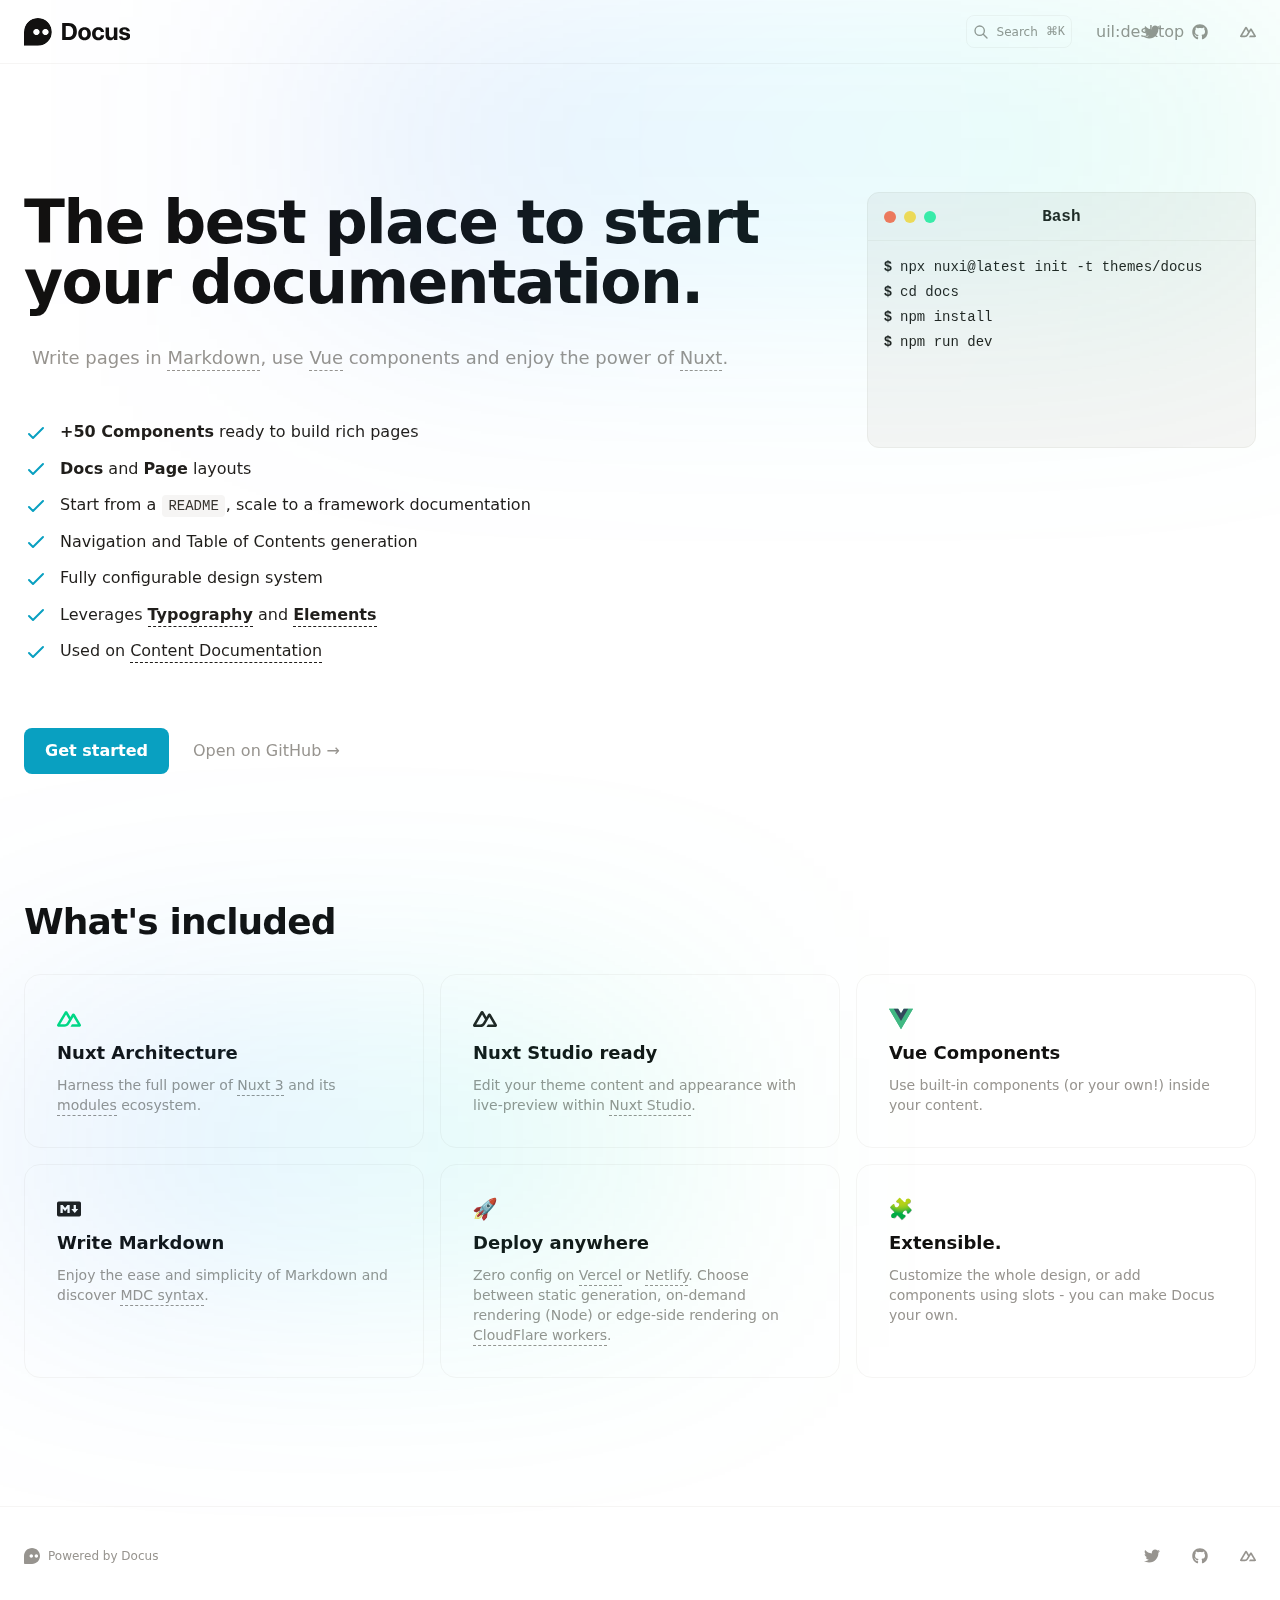
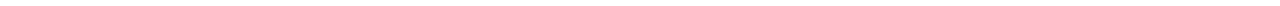
<file: index.html>
<!DOCTYPE html>
<html lang="en">
<head><meta charset="utf-8">
<title>Home · Docus</title>
<meta name="viewport" content="width=device-width, initial-scale=1">
<meta name="twitter:card" content="summary_large_image">
<meta name="description" content="The best place to start your documentation.">
<meta property="og:description" content="The best place to start your documentation.">
<meta property="og:image" content="https://user-images.githubusercontent.com/904724/185365452-87b7ca7b-6030-4813-a2db-5e65c785bf88.png">
<meta property="og:title" content="Home"><link rel="preload" as="fetch" crossorigin="anonymous" href="/_payload.json"><style id="pinceau-theme">@media { :root {--pinceau-mq: initial; --docus-search-results-highlight-color: white;--docus-search-results-window-maxHeight: 100%;--docus-search-results-window-maxWidth: 640px;--docus-search-results-window-marginTop: 0;--docus-search-input-borderStyle: solid;--docus-search-input-borderWidth: 1px;--docus-search-backdropFilter: blur(24px);--docus-loadingBar-gradientColorStop3: #0047e1;--docus-loadingBar-gradientColorStop2: #34cdfe;--docus-loadingBar-gradientColorStop1: #00dc82;--docus-loadingBar-height: 3px;--docus-readableLine: 78ch;--docus-footer-height: 145px;--docus-header-height: 64px;--prose-code-inline-padding: 0.2rem 0.375rem 0.2rem 0.375rem;--prose-code-block-backdropFilter: contrast(1);--prose-code-block-border-style: solid;--prose-code-block-border-width: 1px;--prose-tbody-tr-borderBottom-style: dashed;--prose-tbody-tr-borderBottom-width: 1px;--prose-th-textAlign: inherit;--prose-thead-borderBottom-style: solid;--prose-thead-borderBottom-width: 1px;--prose-thead-border-style: solid;--prose-thead-border-width: 0px;--prose-table-textAlign: start;--prose-hr-width: 1px;--prose-hr-style: solid;--prose-li-listStylePosition: outside;--prose-ol-li-markerColor: currentColor;--prose-ol-paddingInlineStart: 21px;--prose-ol-listStyleType: decimal;--prose-ul-li-markerColor: currentColor;--prose-ul-paddingInlineStart: 21px;--prose-ul-listStyleType: disc;--prose-blockquote-border-style: solid;--prose-blockquote-border-width: 4px;--prose-blockquote-quotes: '201C' '201D' '2018' '2019';--prose-blockquote-paddingInlineStart: 24px;--prose-a-code-color-hover: currentColor;--prose-a-code-color-static: currentColor;--prose-a-hasCode-borderBottom: none;--prose-a-border-distance: 2px;--prose-a-border-color-hover: currentColor;--prose-a-border-color-static: currentColor;--prose-a-border-style-hover: solid;--prose-a-border-style-static: dashed;--prose-a-border-width: 1px;--prose-a-color-static: inherit;--prose-a-textDecoration: none;--prose-h6-margin: 3rem 0 2rem;--prose-h5-margin: 3rem 0 2rem;--prose-h4-margin: 3rem 0 2rem;--prose-h3-margin: 3rem 0 2rem;--prose-h2-margin: 3rem 0 2rem;--prose-h1-margin: 0 0 2rem;--typography-lead-loose: 2;--typography-lead-relaxed: 1.625;--typography-lead-normal: 1.5;--typography-lead-snug: 1.375;--typography-lead-tight: 1.25;--typography-lead-none: 1;--typography-lead-10: 2.5rem;--typography-lead-9: 2.25rem;--typography-lead-8: 2rem;--typography-lead-7: 1.75rem;--typography-lead-6: 1.5rem;--typography-lead-5: 1.25rem;--typography-lead-4: 1rem;--typography-lead-3: .75rem;--typography-lead-2: .5rem;--typography-lead-1: .025rem;--typography-fontWeight-black: 900;--typography-fontWeight-extrabold: 800;--typography-fontWeight-bold: 700;--typography-fontWeight-semibold: 600;--typography-fontWeight-medium: 500;--typography-fontWeight-normal: 400;--typography-fontWeight-light: 300;--typography-fontWeight-extralight: 200;--typography-fontWeight-thin: 100;--typography-fontSize-9xl: 128px;--typography-fontSize-8xl: 96px;--typography-fontSize-7xl: 72px;--typography-fontSize-6xl: 60px;--typography-fontSize-5xl: 48px;--typography-fontSize-4xl: 36px;--typography-fontSize-3xl: 30px;--typography-fontSize-2xl: 24px;--typography-fontSize-xl: 20px;--typography-fontSize-lg: 18px;--typography-fontSize-base: 16px;--typography-fontSize-sm: 14px;--typography-fontSize-xs: 12px;--typography-letterSpacing-wide: 0.025em;--typography-letterSpacing-tight: -0.025em;--typography-verticalMargin-base: 24px;--typography-verticalMargin-sm: 16px;--elements-border-secondary-hover: [object Object];--elements-backdrop-background: #fffc;--elements-backdrop-filter: saturate(200%) blur(20px);--elements-container-maxWidth: 80rem;--lead-loose: 2;--lead-relaxed: 1.625;--lead-normal: 1.5;--lead-snug: 1.375;--lead-tight: 1.25;--lead-none: 1;--lead-10: 2.5rem;--lead-9: 2.25rem;--lead-8: 2rem;--lead-7: 1.75rem;--lead-6: 1.5rem;--lead-5: 1.25rem;--lead-4: 1rem;--lead-3: .75rem;--lead-2: .5rem;--lead-1: .025rem;--letterSpacing-widest: 0.1em;--letterSpacing-wider: 0.05em;--letterSpacing-wide: 0.025em;--letterSpacing-normal: 0em;--letterSpacing-tight: -0.025em;--letterSpacing-tighter: -0.05em;--fontSize-9xl: 8rem;--fontSize-8xl: 6rem;--fontSize-7xl: 4.5rem;--fontSize-6xl: 3.75rem;--fontSize-5xl: 3rem;--fontSize-4xl: 2.25rem;--fontSize-3xl: 1.875rem;--fontSize-2xl: 1.5rem;--fontSize-xl: 1.25rem;--fontSize-lg: 1.125rem;--fontSize-base: 1rem;--fontSize-sm: 0.875rem;--fontSize-xs: 0.75rem;--fontWeight-black: 900;--fontWeight-extrabold: 800;--fontWeight-bold: 700;--fontWeight-semibold: 600;--fontWeight-medium: 500;--fontWeight-normal: 400;--fontWeight-light: 300;--fontWeight-extralight: 200;--fontWeight-thin: 100;--font-mono: ui-monospace, SFMono-Regular, Menlo, Monaco, Consolas, Liberation Mono, Courier New, monospace;--font-serif: ui-serif, Georgia, Cambria, Times New Roman, Times, serif;--font-sans: ui-sans-serif, system-ui, -apple-system, BlinkMacSystemFont, Segoe UI, Roboto, Helvetica Neue, Arial, Noto Sans, sans-serif, Apple Color Emoji, Segoe UI Emoji, Segoe UI Symbol, Noto Color Emoji;--opacity-total: 1;--opacity-high: 0.8;--opacity-medium: 0.5;--opacity-soft: 0.3;--opacity-light: 0.15;--opacity-bright: 0.1;--opacity-noOpacity: 0;--borderWidth-lg: 3px;--borderWidth-md: 2px;--borderWidth-sm: 1px;--borderWidth-noBorder: 0;--space-rem-875: 0.875rem;--space-rem-625: 0.625rem;--space-rem-375: 0.375rem;--space-rem-125: 0.125rem;--space-px: 1px;--space-128: 32rem;--space-96: 24rem;--space-80: 20rem;--space-72: 18rem;--space-64: 16rem;--space-60: 15rem;--space-56: 14rem;--space-52: 13rem;--space-48: 12rem;--space-44: 11rem;--space-40: 10rem;--space-36: 9rem;--space-32: 8rem;--space-28: 7rem;--space-24: 6rem;--space-20: 5rem;--space-16: 4rem;--space-14: 3.5rem;--space-12: 3rem;--space-11: 2.75rem;--space-10: 2.5rem;--space-9: 2.25rem;--space-8: 2rem;--space-7: 1.75rem;--space-6: 1.5rem;--space-5: 1.25rem;--space-4: 1rem;--space-3: 0.75rem;--space-2: 0.5rem;--space-1: 0.25rem;--space-0: 0px;--size-full: 100%;--size-7xl: 80rem;--size-6xl: 72rem;--size-5xl: 64rem;--size-4xl: 56rem;--size-3xl: 48rem;--size-2xl: 42rem;--size-xl: 36rem;--size-lg: 32rem;--size-md: 28rem;--size-sm: 24rem;--size-xs: 20rem;--size-200: 200px;--size-104: 104px;--size-80: 80px;--size-64: 64px;--size-56: 56px;--size-48: 48px;--size-40: 40px;--size-32: 32px;--size-24: 24px;--size-20: 20px;--size-16: 16px;--size-12: 12px;--size-8: 8px;--size-6: 6px;--size-4: 4px;--size-2: 2px;--size-0: 0px;--radii-full: 9999px;--radii-3xl: 1.75rem;--radii-2xl: 1.5rem;--radii-xl: 1rem;--radii-lg: 0.75rem;--radii-md: 0.5rem;--radii-sm: 0.375rem;--radii-xs: 0.25rem;--radii-2xs: 0.125rem;--radii-none: 0px;--shadow-none: 0px 0px 0px 0px transparent;--height-screen: 100vh;--width-screen: 100vw;--color-primary-900: #001A1F;--color-primary-800: #00232B;--color-primary-700: #024757;--color-primary-600: #09A0C1;--color-primary-500: #1AD6FF;--color-primary-400: #55E1FF;--color-primary-300: #82E3FF;--color-primary-200: #C5F2FF;--color-primary-100: #DCF7FF;--color-primary-50: #F1FCFF;--color-ruby-900: #380011;--color-ruby-800: #700021;--color-ruby-700: #a90032;--color-ruby-600: #e10043;--color-ruby-500: #ff1a5e;--color-ruby-400: #ff4079;--color-ruby-300: #ff6694;--color-ruby-200: #ff8dae;--color-ruby-100: #ffb3c9;--color-ruby-50: #ffd9e4;--color-pink-900: #380025;--color-pink-800: #70004b;--color-pink-700: #a90070;--color-pink-600: #e10095;--color-pink-500: #ff1ab2;--color-pink-400: #ff40bf;--color-pink-300: #ff66cc;--color-pink-200: #ff8dd8;--color-pink-100: #ffb3e5;--color-pink-50: #ffd9f2;--color-purple-900: #190038;--color-purple-800: #330070;--color-purple-700: #4c00a9;--color-purple-600: #6500e1;--color-purple-500: #811aff;--color-purple-400: #9640ff;--color-purple-300: #ab66ff;--color-purple-200: #c08dff;--color-purple-100: #d5b3ff;--color-purple-50: #ead9ff;--color-royalblue-900: #0b0531;--color-royalblue-800: #160a62;--color-royalblue-700: #211093;--color-royalblue-600: #2c15c4;--color-royalblue-500: #4127e8;--color-royalblue-400: #614bec;--color-royalblue-300: #806ff0;--color-royalblue-200: #a093f3;--color-royalblue-100: #c0b7f7;--color-royalblue-50: #dfdbfb;--color-indigoblue-900: #001238;--color-indigoblue-800: #002370;--color-indigoblue-700: #0035a9;--color-indigoblue-600: #0047e1;--color-indigoblue-500: #1a62ff;--color-indigoblue-400: #407cff;--color-indigoblue-300: #6696ff;--color-indigoblue-200: #8db0ff;--color-indigoblue-100: #b3cbff;--color-indigoblue-50: #d9e5ff;--color-blue-900: #00131D;--color-blue-800: #002235;--color-blue-700: #014267;--color-blue-600: #0069A6;--color-blue-500: #1AADFF;--color-blue-400: #64C7FF;--color-blue-300: #A1DDFF;--color-blue-200: #C6EAFF;--color-blue-100: #DFF3FF;--color-blue-50: #F2FAFF;--color-lightblue-900: #002e38;--color-lightblue-800: #005c70;--color-lightblue-700: #008aa9;--color-lightblue-600: #00b9e1;--color-lightblue-500: #1ad6ff;--color-lightblue-400: #40ddff;--color-lightblue-300: #66e4ff;--color-lightblue-200: #8deaff;--color-lightblue-100: #b3f1ff;--color-lightblue-50: #d9f8ff;--color-teal-900: #062a28;--color-teal-800: #0b544f;--color-teal-700: #117d77;--color-teal-600: #16a79e;--color-teal-500: #1cd1c6;--color-teal-400: #36e4da;--color-teal-300: #5fe9e1;--color-teal-200: #87efe9;--color-teal-100: #aff4f0;--color-teal-50: #d7faf8;--color-pear-900: #2a2b09;--color-pear-800: #545512;--color-pear-700: #7e801b;--color-pear-600: #a8aa24;--color-pear-500: #d0d32f;--color-pear-400: #d8da52;--color-pear-300: #e0e274;--color-pear-200: #e8e997;--color-pear-100: #eff0ba;--color-pear-50: #f7f8dc;--color-red-900: #1C0301;--color-red-800: #340A01;--color-red-700: #701704;--color-red-600: #BB2402;--color-red-500: #FF3B10;--color-red-400: #FF7353;--color-red-300: #FFA692;--color-red-200: #FFDED7;--color-red-100: #FFF3F0;--color-red-50: #FFF9F8;--color-orange-900: #381800;--color-orange-800: #702f00;--color-orange-700: #a94700;--color-orange-600: #e15e00;--color-orange-500: #ff7a1a;--color-orange-400: #ff9040;--color-orange-300: #ffa666;--color-orange-200: #ffbd8d;--color-orange-100: #ffd3b3;--color-orange-50: #ffe9d9;--color-yellow-900: #1B1500;--color-yellow-800: #292100;--color-yellow-700: #614E02;--color-yellow-600: #CBA408;--color-yellow-500: #FBCA05;--color-yellow-400: #FFDC4E;--color-yellow-300: #FFE372;--color-yellow-200: #FFF0B1;--color-yellow-100: #FFF6D3;--color-yellow-50: #FFFCEE;--color-green-900: #00190F;--color-green-800: #002817;--color-green-700: #006037;--color-green-600: #00B467;--color-green-500: #0DD885;--color-green-400: #3CEEA5;--color-green-300: #86FBCB;--color-green-200: #C3FFE6;--color-green-100: #DEFFF1;--color-green-50: #ECFFF7;--color-gray-900: #121110;--color-gray-800: #201E1B;--color-gray-700: #36332E;--color-gray-600: #67635D;--color-gray-500: #97948F;--color-gray-400: #ADA9A4;--color-gray-300: #DBD9D3;--color-gray-200: #ECEBE8;--color-gray-100: #F6F5F4;--color-gray-50: #FBFBFB;--color-black: #0B0A0A;--color-white: #ffffff;--media-portrait: only screen and (orientation: portrait);--media-landscape: only screen and (orientation: landscape);--media-rm: (prefers-reduced-motion: reduce);--media-2xl: (min-width: 1536px);--media-xl: (min-width: 1280px);--media-lg: (min-width: 1024px);--media-md: (min-width: 768px);--media-sm: (min-width: 640px);--media-xs: (min-width: 475px);--docus-search-results-highlight-backgroundColor: var(--color-primary-500);--docus-search-results-selected-backgroundColor: var(--color-gray-300);--docus-search-results-window-borderRadius: none;--docus-search-results-window-marginX: 0;--docus-search-input-backgroundColor: var(--color-gray-200);--docus-search-input-padding: var(--space-2) var(--space-4);--docus-search-input-gap: var(--space-2);--docus-search-input-fontSize: var(--fontSize-sm);--docus-search-input-borderColor: var(--color-gray-200);--docus-search-input-borderRadius: var(--radii-2xs);--docus-footer-padding: var(--space-4) 0;--docus-header-title-color-hover: var(--color-primary-500);--docus-header-title-color-static: var(--color-gray-900);--docus-header-title-fontWeight: var(--fontWeight-bold);--docus-header-title-fontSize: var(--fontSize-2xl);--docus-header-logo-height: var(--space-6);--docus-body-fontFamily: var(--font-sans);--docus-body-color: var(--color-gray-800);--docus-body-backgroundColor: var(--color-white);--prose-code-inline-fontWeight: var(--typography-fontWeight-normal);--prose-code-inline-fontSize: var(--typography-fontSize-sm);--prose-code-inline-borderRadius: var(--radii-xs);--prose-code-block-pre-padding: var(--typography-verticalMargin-sm);--prose-code-block-margin: var(--typography-verticalMargin-base) 0;--prose-code-block-fontSize: var(--typography-fontSize-sm);--prose-tbody-code-inline-fontSize: var(--typography-fontSize-sm);--prose-tbody-td-padding: var(--typography-verticalMargin-sm);--prose-th-fontWeight: var(--typography-fontWeight-semibold);--prose-th-padding: 0 var(--typography-verticalMargin-sm) var(--typography-verticalMargin-sm) var(--typography-verticalMargin-sm);--prose-table-lineHeight: var(--typography-lead-6);--prose-table-fontSize: var(--typography-fontSize-sm);--prose-table-margin: var(--typography-verticalMargin-base) 0;--prose-hr-margin: var(--typography-verticalMargin-base) 0;--prose-li-margin: var(--typography-verticalMargin-sm) 0;--prose-ol-margin: var(--typography-verticalMargin-base) 0;--prose-ul-margin: var(--typography-verticalMargin-base) 0;--prose-blockquote-margin: var(--typography-verticalMargin-base) 0;--prose-a-code-border-style: var(--prose-a-border-style-static);--prose-a-code-border-width: var(--prose-a-border-width);--prose-a-fontWeight: var(--typography-fontWeight-medium);--prose-img-margin: var(--typography-verticalMargin-base) 0;--prose-strong-fontWeight: var(--typography-fontWeight-semibold);--prose-h6-iconSize: var(--typography-fontSize-base);--prose-h6-fontWeight: var(--typography-fontWeight-semibold);--prose-h6-lineHeight: var(--typography-lead-normal);--prose-h6-fontSize: var(--typography-fontSize-lg);--prose-h5-iconSize: var(--typography-fontSize-lg);--prose-h5-fontWeight: var(--typography-fontWeight-semibold);--prose-h5-lineHeight: var(--typography-lead-snug);--prose-h5-fontSize: var(--typography-fontSize-xl);--prose-h4-iconSize: var(--typography-fontSize-lg);--prose-h4-letterSpacing: var(--typography-letterSpacing-tight);--prose-h4-fontWeight: var(--typography-fontWeight-semibold);--prose-h4-lineHeight: var(--typography-lead-snug);--prose-h4-fontSize: var(--typography-fontSize-2xl);--prose-h3-iconSize: var(--typography-fontSize-xl);--prose-h3-letterSpacing: var(--typography-letterSpacing-tight);--prose-h3-fontWeight: var(--typography-fontWeight-semibold);--prose-h3-lineHeight: var(--typography-lead-snug);--prose-h3-fontSize: var(--typography-fontSize-3xl);--prose-h2-iconSize: var(--typography-fontSize-2xl);--prose-h2-letterSpacing: var(--typography-letterSpacing-tight);--prose-h2-fontWeight: var(--typography-fontWeight-semibold);--prose-h2-lineHeight: var(--typography-lead-tight);--prose-h2-fontSize: var(--typography-fontSize-4xl);--prose-h1-iconSize: var(--typography-fontSize-3xl);--prose-h1-letterSpacing: var(--typography-letterSpacing-tight);--prose-h1-fontWeight: var(--typography-fontWeight-bold);--prose-h1-lineHeight: var(--typography-lead-tight);--prose-h1-fontSize: var(--typography-fontSize-5xl);--prose-p-br-margin: var(--typography-verticalMargin-base) 0 0 0;--prose-p-margin: var(--typography-verticalMargin-base) 0;--prose-p-lineHeight: var(--typography-lead-normal);--prose-p-fontSize: var(--typography-fontSize-base);--typography-color-secondary-900: var(--color-gray-900);--typography-color-secondary-800: var(--color-gray-800);--typography-color-secondary-700: var(--color-gray-700);--typography-color-secondary-600: var(--color-gray-600);--typography-color-secondary-500: var(--color-gray-500);--typography-color-secondary-400: var(--color-gray-400);--typography-color-secondary-300: var(--color-gray-300);--typography-color-secondary-200: var(--color-gray-200);--typography-color-secondary-100: var(--color-gray-100);--typography-color-secondary-50: var(--color-gray-50);--typography-color-primary-900: var(--color-primary-900);--typography-color-primary-800: var(--color-primary-800);--typography-color-primary-700: var(--color-primary-700);--typography-color-primary-600: var(--color-primary-600);--typography-color-primary-500: var(--color-primary-500);--typography-color-primary-400: var(--color-primary-400);--typography-color-primary-300: var(--color-primary-300);--typography-color-primary-200: var(--color-primary-200);--typography-color-primary-100: var(--color-primary-100);--typography-color-primary-50: var(--color-primary-50);--typography-font-code: var(--font-mono);--typography-font-body: var(--font-sans);--typography-font-display: var(--font-sans);--typography-body-backgroundColor: var(--color-white);--typography-body-color: var(--color-black);--elements-state-danger-borderColor-secondary: var(--color-red-200);--elements-state-danger-borderColor-primary: var(--color-red-100);--elements-state-danger-backgroundColor-secondary: var(--color-red-100);--elements-state-danger-backgroundColor-primary: var(--color-red-50);--elements-state-danger-color-secondary: var(--color-red-600);--elements-state-danger-color-primary: var(--color-red-500);--elements-state-warning-borderColor-secondary: var(--color-yellow-200);--elements-state-warning-borderColor-primary: var(--color-yellow-100);--elements-state-warning-backgroundColor-secondary: var(--color-yellow-100);--elements-state-warning-backgroundColor-primary: var(--color-yellow-50);--elements-state-warning-color-secondary: var(--color-yellow-700);--elements-state-warning-color-primary: var(--color-yellow-600);--elements-state-success-borderColor-secondary: var(--color-green-200);--elements-state-success-borderColor-primary: var(--color-green-100);--elements-state-success-backgroundColor-secondary: var(--color-green-100);--elements-state-success-backgroundColor-primary: var(--color-green-50);--elements-state-success-color-secondary: var(--color-green-600);--elements-state-success-color-primary: var(--color-green-500);--elements-state-info-borderColor-secondary: var(--color-blue-200);--elements-state-info-borderColor-primary: var(--color-blue-100);--elements-state-info-backgroundColor-secondary: var(--color-blue-100);--elements-state-info-backgroundColor-primary: var(--color-blue-50);--elements-state-info-color-secondary: var(--color-blue-600);--elements-state-info-color-primary: var(--color-blue-500);--elements-state-primary-borderColor-secondary: var(--color-primary-200);--elements-state-primary-borderColor-primary: var(--color-primary-100);--elements-state-primary-backgroundColor-secondary: var(--color-primary-100);--elements-state-primary-backgroundColor-primary: var(--color-primary-50);--elements-state-primary-color-secondary: var(--color-primary-700);--elements-state-primary-color-primary: var(--color-primary-600);--elements-surface-secondary-backgroundColor: var(--color-gray-200);--elements-surface-primary-backgroundColor: var(--color-gray-100);--elements-surface-background-base: var(--color-gray-100);--elements-border-secondary-static: var(--color-gray-200);--elements-border-primary-hover: var(--color-gray-200);--elements-border-primary-static: var(--color-gray-100);--elements-container-padding-md: var(--space-6);--elements-container-padding-sm: var(--space-6);--elements-container-padding-xs: var(--space-4);--elements-container-padding-mobile: var(--space-4);--elements-text-secondary-color-hover: var(--color-gray-700);--elements-text-secondary-color-static: var(--color-gray-500);--elements-text-primary-color-static: var(--color-gray-900);--text-6xl-lineHeight: var(--lead-none);--text-6xl-fontSize: var(--fontSize-6xl);--text-5xl-lineHeight: var(--lead-none);--text-5xl-fontSize: var(--fontSize-5xl);--text-4xl-lineHeight: var(--lead-10);--text-4xl-fontSize: var(--fontSize-4xl);--text-3xl-lineHeight: var(--lead-9);--text-3xl-fontSize: var(--fontSize-3xl);--text-2xl-lineHeight: var(--lead-8);--text-2xl-fontSize: var(--fontSize-2xl);--text-xl-lineHeight: var(--lead-7);--text-xl-fontSize: var(--fontSize-xl);--text-lg-lineHeight: var(--lead-7);--text-lg-fontSize: var(--fontSize-lg);--text-base-lineHeight: var(--lead-6);--text-base-fontSize: var(--fontSize-base);--text-sm-lineHeight: var(--lead-5);--text-sm-fontSize: var(--fontSize-sm);--text-xs-lineHeight: var(--lead-4);--text-xs-fontSize: var(--fontSize-xs);--color-shadow: var(--color-gray-400);--color-secondary-900: var(--color-gray-900);--color-secondary-800: var(--color-gray-800);--color-secondary-700: var(--color-gray-700);--color-secondary-600: var(--color-gray-600);--color-secondary-500: var(--color-gray-500);--color-secondary-400: var(--color-gray-400);--color-secondary-300: var(--color-gray-300);--color-secondary-200: var(--color-gray-200);--color-secondary-100: var(--color-gray-100);--color-secondary-50: var(--color-gray-50);--prose-code-inline-backgroundColor: var(--typography-color-secondary-100);--prose-code-inline-color: var(--typography-color-secondary-700);--prose-code-block-backgroundColor: var(--typography-color-secondary-100);--prose-code-block-color: var(--typography-color-secondary-700);--prose-code-block-border-color: var(--typography-color-secondary-200);--prose-tbody-tr-borderBottom-color: var(--typography-color-secondary-200);--prose-th-color: var(--typography-color-secondary-600);--prose-thead-borderBottom-color: var(--typography-color-secondary-200);--prose-thead-border-color: var(--typography-color-secondary-300);--prose-hr-color: var(--typography-color-secondary-200);--prose-blockquote-border-color: var(--typography-color-secondary-200);--prose-blockquote-color: var(--typography-color-secondary-500);--prose-a-code-background-hover: var(--typography-color-primary-50);--prose-a-code-border-color-hover: var(--typography-color-primary-500);--prose-a-code-border-color-static: var(--typography-color-secondary-400);--prose-a-color-hover: var(--typography-color-primary-500);--shadow-2xl: 0px 25px 50px -12px var(--color-shadow);--shadow-xl: 0px 20px 25px -5px var(--color-shadow), 0px 8px 10px -6px var(--color-shadow);--shadow-lg: 0px 10px 15px -3px var(--color-shadow), 0px 4px 6px -4px var(--color-shadow);--shadow-md: 0px 4px 6px -1px var(--color-shadow), 0px 2px 4px -2px var(--color-shadow);--shadow-sm: 0px 1px 3px 0px var(--color-shadow), 0px 1px 2px -1px var(--color-shadow);--shadow-xs: 0px 1px 2px 0px var(--color-shadow); } }@media { :root.dark {--pinceau-mq: dark; --prose-code-block-backdropFilter: contrast(1);--prose-ol-li-markerColor: currentColor;--prose-ul-li-markerColor: currentColor;--prose-a-code-color-hover: currentColor;--prose-a-code-color-static: currentColor;--prose-a-border-color-hover: currentColor;--prose-a-border-color-static: currentColor;--prose-a-color-static: inherit;--elements-backdrop-background: #0c0d0ccc;--docus-search-results-selected-backgroundColor: var(--color-gray-700);--docus-search-input-backgroundColor: var(--color-gray-800);--docus-search-input-borderColor: transparent;--docus-header-title-color-static: var(--color-gray-100);--docus-body-color: var(--color-gray-200);--docus-body-backgroundColor: var(--color-black);--typography-body-backgroundColor: var(--color-black);--typography-body-color: var(--color-white);--elements-state-danger-borderColor-secondary: var(--color-red-700);--elements-state-danger-borderColor-primary: var(--color-red-800);--elements-state-danger-backgroundColor-secondary: var(--color-red-800);--elements-state-danger-backgroundColor-primary: var(--color-red-900);--elements-state-danger-color-secondary: var(--color-red-200);--elements-state-danger-color-primary: var(--color-red-300);--elements-state-warning-borderColor-secondary: var(--color-yellow-700);--elements-state-warning-borderColor-primary: var(--color-yellow-800);--elements-state-warning-backgroundColor-secondary: var(--color-yellow-800);--elements-state-warning-backgroundColor-primary: var(--color-yellow-900);--elements-state-warning-color-secondary: var(--color-yellow-200);--elements-state-warning-color-primary: var(--color-yellow-400);--elements-state-success-borderColor-secondary: var(--color-green-700);--elements-state-success-borderColor-primary: var(--color-green-800);--elements-state-success-backgroundColor-secondary: var(--color-green-800);--elements-state-success-backgroundColor-primary: var(--color-green-900);--elements-state-success-color-secondary: var(--color-green-200);--elements-state-success-color-primary: var(--color-green-400);--elements-state-info-borderColor-secondary: var(--color-blue-700);--elements-state-info-borderColor-primary: var(--color-blue-800);--elements-state-info-backgroundColor-secondary: var(--color-blue-800);--elements-state-info-backgroundColor-primary: var(--color-blue-900);--elements-state-info-color-secondary: var(--color-blue-200);--elements-state-info-color-primary: var(--color-blue-400);--elements-state-primary-borderColor-secondary: var(--color-primary-700);--elements-state-primary-borderColor-primary: var(--color-primary-800);--elements-state-primary-backgroundColor-secondary: var(--color-primary-800);--elements-state-primary-backgroundColor-primary: var(--color-primary-900);--elements-state-primary-color-secondary: var(--color-primary-200);--elements-state-primary-color-primary: var(--color-primary-400);--elements-surface-secondary-backgroundColor: var(--color-gray-800);--elements-surface-primary-backgroundColor: var(--color-gray-900);--elements-surface-background-base: var(--color-gray-900);--elements-border-secondary-static: var(--color-gray-800);--elements-border-primary-hover: var(--color-gray-800);--elements-border-primary-static: var(--color-gray-900);--elements-text-secondary-color-hover: var(--color-gray-200);--elements-text-secondary-color-static: var(--color-gray-400);--elements-text-primary-color-static: var(--color-gray-50);--color-shadow: var(--color-gray-800);--prose-code-inline-backgroundColor: var(--typography-color-secondary-800);--prose-code-inline-color: var(--typography-color-secondary-200);--prose-code-block-backgroundColor: var(--typography-color-secondary-900);--prose-code-block-color: var(--typography-color-secondary-200);--prose-code-block-border-color: var(--typography-color-secondary-800);--prose-tbody-tr-borderBottom-color: var(--typography-color-secondary-800);--prose-th-color: var(--typography-color-secondary-400);--prose-thead-borderBottom-color: var(--typography-color-secondary-800);--prose-thead-border-color: var(--typography-color-secondary-600);--prose-hr-color: var(--typography-color-secondary-800);--prose-blockquote-border-color: var(--typography-color-secondary-700);--prose-blockquote-color: var(--typography-color-secondary-400);--prose-a-code-background-hover: var(--typography-color-primary-900);--prose-a-code-border-color-hover: var(--typography-color-primary-600);--prose-a-code-border-color-static: var(--typography-color-secondary-600);--prose-a-color-hover: var(--typography-color-primary-400); } }@media (min-width: 640px) { :root {--pinceau-mq: sm; --docus-search-results-window-maxHeight: 320px;--docus-search-results-window-marginTop: 20vh;--docus-footer-height: 100px;--docus-search-results-window-borderRadius: var(--radii-xs);--docus-search-results-window-marginX: var(--space-4);--docus-header-logo-height: var(--space-7); } }</style><style id="pinceau-runtime-hydratable">@media{.phy[--]{--puid:gI7QuX-v;}.pv-t2nvQH{padding-left:var(--elements-container-padding-mobile);padding-right:var(--elements-container-padding-mobile);}@media (min-width: 475px){.pv-t2nvQH{padding-left:var(--elements-container-padding-xs);padding-right:var(--elements-container-padding-xs);}}@media (min-width: 640px){.pv-t2nvQH{padding-left:var(--elements-container-padding-sm);padding-right:var(--elements-container-padding-sm);}}@media (min-width: 768px){.pv-t2nvQH{padding-left:var(--elements-container-padding-md);padding-right:var(--elements-container-padding-md);}}} @media{.phy[--]{--puid:Pv6Tou-v;}.pv-xdjBOc{max-width:var(--elements-container-maxWidth);padding-left:var(--elements-container-padding-mobile);padding-right:var(--elements-container-padding-mobile);}@media (min-width: 475px){.pv-xdjBOc{padding-left:var(--elements-container-padding-xs);padding-right:var(--elements-container-padding-xs);}}@media (min-width: 640px){.pv-xdjBOc{padding-left:var(--elements-container-padding-sm);padding-right:var(--elements-container-padding-sm);}}@media (min-width: 768px){.pv-xdjBOc{padding-left:var(--elements-container-padding-md);padding-right:var(--elements-container-padding-md);}}} @media{.phy[--]{--puid:MG9Xxd-c;}.pc-MG9Xxd[data-v-9be1ee70]{---c-cn-top:0;---eih-inset-inline-start:auto;---if-b-inset-inline-end:0px;---ss-e-z-index:10;---wj8-max-width:75%;---t33-height:10rem;---jfd-filter:blur(150px);---y-uj-background:linear-gradient(97.62deg, rgba(0, 71, 225, 0.22) 2.27%, rgba(26, 214, 255, 0.22) 50.88%, rgba(0, 220, 130, 0.22) 98.48%);}} @media{.phy[--]{--puid:huztqT-c;}.pc-huztqT[data-v-614b3880]{---ym9-button-primary:var(--color-primary-600);---a23-button-secondary:var(--color-primary-500);}} @media{.phy[--]{--puid:huztqT-v;}.pv-JAWMhv{padding:var(--space-rem-625) var(--space-5);font-size:var(--text-base-fontSize);line-height:var(--text-base-lineHeight);}} @media{.phy[--]{--puid:qR55rn-c;}.pc-qR55rn[data-v-9be1ee70]{---c-cn-top:10rem;---eih-inset-inline-start:0px;---if-b-inset-inline-end:auto;---ss-e-z-index:10;---wj8-max-width:40rem;---t33-height:10rem;---jfd-filter:blur(140px);---y-uj-background:linear-gradient(97.62deg, rgba(0, 71, 225, 0.22) 2.27%, rgba(26, 214, 255, 0.22) 50.88%, rgba(0, 220, 130, 0.22) 98.48%);}} </style><link rel="modulepreload" as="script" crossorigin href="/_nuxt/entry.178d0a26.js"><link rel="preload" as="style" href="/_nuxt/entry.bab22983.css"><link rel="modulepreload" as="script" crossorigin href="/_nuxt/document-driven.6f8738bc.js"><link rel="modulepreload" as="script" crossorigin href="/_nuxt/DocumentDrivenEmpty.869125b0.js"><link rel="modulepreload" as="script" crossorigin href="/_nuxt/ContentRenderer.578c4f1e.js"><link rel="modulepreload" as="script" crossorigin href="/_nuxt/ContentRendererMarkdown.2ace42a8.js"><link rel="modulepreload" as="script" crossorigin href="/_nuxt/DocumentDrivenNotFound.1c550ee1.js"><link rel="preload" as="style" href="/_nuxt/DocumentDrivenNotFound.a51e983d.css"><link rel="modulepreload" as="script" crossorigin href="/_nuxt/ButtonLink.fd66c0d9.js"><link rel="preload" as="style" href="/_nuxt/ButtonLink.f1bba381.css"><link rel="modulepreload" as="script" crossorigin href="/_nuxt/ContentSlot.f2cd4838.js"><link rel="modulepreload" as="script" crossorigin href="/_nuxt/page.c77bd445.js"><link rel="preload" as="style" href="/_nuxt/page.2a2c3179.css"><link rel="modulepreload" as="script" crossorigin href="/_nuxt/IconDocus.c2fd425f.js"><link rel="modulepreload" as="script" crossorigin href="/_nuxt/Ellipsis.9255dd84.js"><link rel="preload" as="style" href="/_nuxt/Ellipsis.f0dfd542.css"><link rel="modulepreload" as="script" crossorigin href="/_nuxt/BlockHero.2984079c.js"><link rel="preload" as="style" href="/_nuxt/BlockHero.159952b0.css"><link rel="modulepreload" as="script" crossorigin href="/_nuxt/Terminal.3456772d.js"><link rel="preload" as="style" href="/_nuxt/Terminal.8381714d.css"><link rel="modulepreload" as="script" crossorigin href="/_nuxt/VideoPlayer.f42dd3ae.js"><link rel="preload" as="style" href="/_nuxt/VideoPlayer.f1611332.css"><link rel="modulepreload" as="script" crossorigin href="/_nuxt/NuxtImg.vue.92ce7fd7.js"><link rel="modulepreload" as="script" crossorigin href="/_nuxt/ProseA.42928d23.js"><link rel="preload" as="style" href="/_nuxt/ProseA.baee409d.css"><link rel="modulepreload" as="script" crossorigin href="/_nuxt/List.d3a59cd8.js"><link rel="preload" as="style" href="/_nuxt/List.ac643c40.css"><link rel="modulepreload" as="script" crossorigin href="/_nuxt/ProseStrong.21662a92.js"><link rel="preload" as="style" href="/_nuxt/ProseStrong.b01d4b3b.css"><link rel="modulepreload" as="script" crossorigin href="/_nuxt/ProseCodeInline.037be5e3.js"><link rel="preload" as="style" href="/_nuxt/ProseCodeInline.873c7ac7.css"><link rel="modulepreload" as="script" crossorigin href="/_nuxt/CardGrid.c54aaa81.js"><link rel="preload" as="style" href="/_nuxt/CardGrid.0dc99038.css"><link rel="modulepreload" as="script" crossorigin href="/_nuxt/Card.451c89df.js"><link rel="preload" as="style" href="/_nuxt/Card.6d4d1e95.css"><link rel="modulepreload" as="script" crossorigin href="/_nuxt/IconNuxtStudio.b418c515.js"><link rel="preload" as="style" href="/_nuxt/IconNuxtStudio.18603c63.css"><link rel="prefetch" as="style" href="/_nuxt/DocsPageLayout.02dc181a.css"><link rel="prefetch" as="style" href="/_nuxt/DocsAside.2fb09fdf.css"><link rel="prefetch" as="style" href="/_nuxt/Alert.dcca94b5.css"><link rel="prefetch" as="style" href="/_nuxt/DocsPageBottom.8ccfb11a.css"><link rel="prefetch" as="style" href="/_nuxt/DocsPrevNext.1afb9bff.css"><link rel="prefetch" as="style" href="/_nuxt/DocsToc.3b297d9e.css"><link rel="prefetch" as="style" href="/_nuxt/DocsTocLinks.40154331.css"><link rel="prefetch" as="script" crossorigin href="/_nuxt/default.c251ea3e.js"><link rel="prefetch" as="script" crossorigin href="/_nuxt/DocsPageLayout.c1d61e51.js"><link rel="prefetch" as="script" crossorigin href="/_nuxt/DocsAside.dac6eeb8.js"><link rel="prefetch" as="script" crossorigin href="/_nuxt/Alert.2599f928.js"><link rel="prefetch" as="script" crossorigin href="/_nuxt/DocsPageBottom.57c3a04f.js"><link rel="prefetch" as="script" crossorigin href="/_nuxt/EditOnLink.vue.d74b481c.js"><link rel="prefetch" as="script" crossorigin href="/_nuxt/DocsPrevNext.83edbaba.js"><link rel="prefetch" as="script" crossorigin href="/_nuxt/DocsToc.9a7dd47a.js"><link rel="prefetch" as="script" crossorigin href="/_nuxt/DocsTocLinks.a5b8344f.js"><link rel="prefetch" as="script" crossorigin href="/_nuxt/client-db.b5e4b6a7.js"><link rel="prefetch" as="script" crossorigin href="/_nuxt/debug.0d54d2e9.js"><link rel="prefetch" as="style" href="/_nuxt/useStudio.a92b5f33.css"><link rel="prefetch" as="script" crossorigin href="/_nuxt/useStudio.3b1b8a16.js"><link rel="prefetch" as="style" href="/_nuxt/error-404.47a83e66.css"><link rel="prefetch" as="script" crossorigin href="/_nuxt/error-404.0dfcacf7.js"><link rel="prefetch" as="style" href="/_nuxt/error-500.534ab3f3.css"><link rel="prefetch" as="script" crossorigin href="/_nuxt/error-500.8a49c805.js"><link rel="stylesheet" href="/_nuxt/entry.bab22983.css"><link rel="stylesheet" href="/_nuxt/DocumentDrivenNotFound.a51e983d.css"><link rel="stylesheet" href="/_nuxt/ButtonLink.f1bba381.css"><link rel="stylesheet" href="/_nuxt/page.2a2c3179.css"><link rel="stylesheet" href="/_nuxt/Ellipsis.f0dfd542.css"><link rel="stylesheet" href="/_nuxt/BlockHero.159952b0.css"><link rel="stylesheet" href="/_nuxt/Terminal.8381714d.css"><link rel="stylesheet" href="/_nuxt/VideoPlayer.f1611332.css"><link rel="stylesheet" href="/_nuxt/ProseA.baee409d.css"><link rel="stylesheet" href="/_nuxt/List.ac643c40.css"><link rel="stylesheet" href="/_nuxt/ProseStrong.b01d4b3b.css"><link rel="stylesheet" href="/_nuxt/ProseCodeInline.873c7ac7.css"><link rel="stylesheet" href="/_nuxt/CardGrid.0dc99038.css"><link rel="stylesheet" href="/_nuxt/Card.6d4d1e95.css"><link rel="stylesheet" href="/_nuxt/IconNuxtStudio.18603c63.css"><script>"use strict";(()=>{const a=window,e=document.documentElement,m=["dark","light"],c=window.localStorage.getItem("nuxt-color-mode")||"system";let n=c==="system"?f():c;const l=e.getAttribute("data-color-mode-forced");l&&(n=l),i(n),a["__NUXT_COLOR_MODE__"]={preference:c,value:n,getColorScheme:f,addColorScheme:i,removeColorScheme:d};function i(o){const t=""+o+"",s="theme";e.classList?e.classList.add(t):e.className+=" "+t,s&&e.setAttribute("data-"+s,o)}function d(o){const t=""+o+"",s="theme";e.classList?e.classList.remove(t):e.className=e.className.replace(new RegExp(t,"g"),""),s&&e.removeAttribute("data-"+s)}function r(o){return a.matchMedia("(prefers-color-scheme"+o+")")}function f(){if(a.matchMedia&&r("").media!=="not all"){for(const o of m)if(r(":"+o).matches)return o}return"light"}})();
</script></head>
<body ><!----><!--teleport anchor--><!----><!--teleport anchor--><div id="__nuxt"><div class="app-layout" data-v-7e369344><div class="nuxt-progress" style="width:0%;opacity:0;background-size:Infinity% auto;" data-v-7e369344></div><header class="has-dialog" data-v-7e369344 data-v-3289ea1f><div class="container pv-t2nvQH pc-gI7QuX" data-v-3289ea1f data-v-6d327d86><!--[--><div class="section left" data-v-3289ea1f><!--[--><button aria-label="Menu" data-v-7f4712f7><svg xmlns="http://www.w3.org/2000/svg" xmlns:xlink="http://www.w3.org/1999/xlink" role="img" class="icon" data-v-7f4712f7 style="" width="1em" height="1em" viewBox="0 0 24 24" data-v-121c6e7d><path fill="none" stroke="currentColor" stroke-linecap="round" stroke-linejoin="round" stroke-width="2" d="M4 6h16M4 12h16M4 18h16"/></svg></button><!--teleport start--><!--teleport end--><!--]--><a aria-current="page" href="/" class="router-link-active router-link-exact-active navbar-logo" aria-label="Docus" data-v-3289ea1f data-v-43c2ee78><span class="logo" data-v-43c2ee78><svg viewbox="0 0 167 44" fill="none" xmlns="http://www.w3.org/2000/svg" data-v-43c2ee78 data-v-55bd2b22><path d="M60 34.5945H70.2569C78.3172 34.5945 83.064 29.6369 83.064 21.1959V21.159C83.064 12.7365 78.2986 8 70.2569 8H60V34.5945ZM65.6217 29.987V12.5891H69.5867C74.5197 12.5891 77.3306 15.63 77.3306 21.1775V21.2143C77.3306 26.9645 74.6128 29.987 69.5867 29.987H65.6217Z" fill="currentColor" data-v-55bd2b22></path><path d="M95.1966 35C101.228 35 105.081 31.1666 105.081 24.716V24.6792C105.081 18.284 101.153 14.4321 95.178 14.4321C89.2211 14.4321 85.312 18.3208 85.312 24.6792V24.716C85.312 31.1481 89.1281 35 95.1966 35ZM95.2152 30.7795C92.5346 30.7795 90.8407 28.5863 90.8407 24.716V24.6792C90.8407 20.8642 92.5532 18.6526 95.178 18.6526C97.8213 18.6526 99.5525 20.8642 99.5525 24.6792V24.716C99.5525 28.5679 97.8585 30.7795 95.2152 30.7795Z" fill="currentColor" data-v-55bd2b22></path><path d="M116.823 35C122.147 35 125.59 31.7195 125.851 27.4068V27.2962H120.788L120.769 27.4621C120.397 29.4526 119.038 30.7795 116.86 30.7795C114.179 30.7795 112.504 28.5863 112.504 24.716V24.6976C112.504 20.9195 114.179 18.6526 116.841 18.6526C119.094 18.6526 120.415 20.0901 120.751 21.97L120.788 22.1358H125.832V22.0068C125.628 17.7311 122.184 14.4321 116.767 14.4321C110.792 14.4321 106.975 18.3577 106.975 24.6792V24.6976C106.975 31.0744 110.736 35 116.823 35Z" fill="currentColor" data-v-55bd2b22></path><path d="M135.08 35C138.095 35 140.143 33.5993 141.167 31.3324H141.278V34.5945H146.714V14.8375H141.278V26.1904C141.278 28.7706 139.733 30.5399 137.295 30.5399C134.856 30.5399 133.628 29.0471 133.628 26.4669V14.8375H128.192V27.5911C128.192 32.2171 130.687 35 135.08 35Z" fill="currentColor" data-v-55bd2b22></path><path d="M158.27 35C163.407 35 167 32.4567 167 28.5863V28.5679C167 25.656 165.287 24.0341 161.118 23.1679L157.73 22.4491C155.719 22.0253 155.031 21.3618 155.031 20.3481V20.3297C155.031 19.058 156.203 18.2287 158.083 18.2287C160.094 18.2287 161.267 19.2976 161.453 20.7167L161.471 20.8642H166.479V20.6799C166.348 17.215 163.389 14.4321 158.083 14.4321C153.001 14.4321 149.725 16.8648 149.725 20.6246V20.643C149.725 23.5918 151.68 25.5085 155.552 26.3195L158.94 27.0198C160.894 27.4437 161.564 28.0519 161.564 29.1024V29.1208C161.564 30.3925 160.317 31.185 158.27 31.185C156.092 31.185 154.919 30.2819 154.565 28.7338L154.528 28.5679H149.223L149.241 28.7338C149.669 32.4751 152.741 35 158.27 35Z" fill="currentColor" data-v-55bd2b22></path><mask id="mask0_109_36" style="mask-type:alpha;" maskUnits="userSpaceOnUse" x="0" y="0" width="44" height="44" data-v-55bd2b22><path fill-rule="evenodd" clip-rule="evenodd" d="M0 21.8104C0 9.76479 9.80347 0 21.8967 0C33.99 0 43.7935 9.76479 43.7935 21.8104C43.7935 33.8559 33.99 43.6207 21.8967 43.6207H0V21.8104ZM19.5294 17.0944C22.1442 17.0944 24.2641 19.2059 24.2641 21.8104C24.2641 24.4148 22.1442 26.526 19.5294 26.526C16.9147 26.526 14.7948 24.4148 14.7948 21.8101C14.7948 19.2059 16.9147 17.0944 19.5294 17.0944V17.0944ZM38.4674 21.8104C38.4674 19.2059 36.3475 17.0944 33.7328 17.0944C31.1183 17.0944 28.9984 19.2059 28.9984 21.8104C28.9984 24.4148 31.1183 26.526 33.7328 26.526C36.3475 26.526 38.4674 24.4148 38.4674 21.8101V21.8104Z" fill="white" data-v-55bd2b22></path></mask><g mask="url(#mask0_109_36)" data-v-55bd2b22><path fill-rule="evenodd" clip-rule="evenodd" d="M0 21.8104C0 9.76479 9.80347 0 21.8967 0C33.99 0 43.7935 9.76479 43.7935 21.8104C43.7935 33.8559 33.99 43.6207 21.8967 43.6207H0V21.8104ZM19.5294 17.0944C22.1442 17.0944 24.2641 19.2059 24.2641 21.8104C24.2641 24.4148 22.1442 26.526 19.5294 26.526C16.9147 26.526 14.7948 24.4148 14.7948 21.8101C14.7948 19.2059 16.9147 17.0944 19.5294 17.0944V17.0944ZM38.4674 21.8104C38.4674 19.2059 36.3475 17.0944 33.7328 17.0944C31.1183 17.0944 28.9984 19.2059 28.9984 21.8104C28.9984 24.4148 31.1183 26.526 33.7328 26.526C36.3475 26.526 38.4674 24.4148 38.4674 21.8101V21.8104Z" fill="currentColor" data-v-55bd2b22></path><path d="M9.9987e-06 43.6206H-0.156525V43.7762H9.9987e-06V43.6206ZM21.8967 -0.156006C9.71704 -0.156006 -0.156525 9.67861 -0.156525 21.8106H0.156545C0.156545 9.8508 9.88991 0.155828 21.8967 0.155828V-0.156006ZM43.9497 21.8103C43.9497 9.67861 34.0764 -0.156006 21.8967 -0.156006V0.155828C33.9036 0.155828 43.6369 9.8508 43.6369 21.8103H43.9497ZM21.8967 43.7762C34.0764 43.7762 43.9497 33.9419 43.9497 21.8103H43.6369C43.6369 33.7697 33.9036 43.4647 21.8967 43.4647V43.7762V43.7762ZM9.9987e-06 43.7762H21.8967V43.4647H9.9987e-06V43.7762ZM-0.156525 21.8103V43.6206H0.156545V21.8103H-0.156525ZM24.4203 21.8103C24.4203 19.1197 22.2306 16.9387 19.5294 16.9387V17.2502C22.0577 17.2502 24.1075 19.2916 24.1075 21.8103H24.4203V21.8103ZM19.5294 26.6816C22.2306 26.6816 24.4203 24.5005 24.4203 21.8103H24.1075C24.1075 24.3286 22.058 26.37 19.5294 26.37V26.6816V26.6816ZM14.6385 21.8106C14.6385 24.5008 16.8282 26.6819 19.5294 26.6819V26.3703C17.0011 26.3703 14.9513 24.3289 14.9513 21.8106H14.6385ZM19.5297 16.9387C16.8285 16.9387 14.6388 19.1197 14.6388 21.8103H14.9516C14.9516 19.2916 17.0011 17.2502 19.5297 17.2502V16.9387ZM33.7331 17.2502C36.2617 17.2502 38.3112 19.2916 38.3112 21.8103H38.624C38.624 19.1197 36.4343 16.9387 33.7331 16.9387V17.2502V17.2502ZM29.155 21.8103C29.155 19.2916 31.2045 17.2502 33.7328 17.2502V16.9387C31.0319 16.9387 28.8422 19.1197 28.8422 21.8103H29.155ZM33.7328 26.37C31.2045 26.37 29.155 24.3286 29.155 21.8103H28.8422C28.8422 24.5005 31.0319 26.6816 33.7328 26.6816V26.37ZM38.3109 21.8106C38.3109 24.3289 36.2614 26.3703 33.7328 26.3703V26.6819C36.434 26.6819 38.6237 24.5008 38.6237 21.8106H38.3109Z" fill="currentColor" data-v-55bd2b22></path></g></svg></span></a></div><div class="section center" data-v-3289ea1f><a aria-current="page" href="/" class="router-link-active router-link-exact-active navbar-logo" aria-label="Docus" data-v-3289ea1f data-v-43c2ee78><span class="logo" data-v-43c2ee78><svg viewbox="0 0 167 44" fill="none" xmlns="http://www.w3.org/2000/svg" data-v-43c2ee78 data-v-55bd2b22><path d="M60 34.5945H70.2569C78.3172 34.5945 83.064 29.6369 83.064 21.1959V21.159C83.064 12.7365 78.2986 8 70.2569 8H60V34.5945ZM65.6217 29.987V12.5891H69.5867C74.5197 12.5891 77.3306 15.63 77.3306 21.1775V21.2143C77.3306 26.9645 74.6128 29.987 69.5867 29.987H65.6217Z" fill="currentColor" data-v-55bd2b22></path><path d="M95.1966 35C101.228 35 105.081 31.1666 105.081 24.716V24.6792C105.081 18.284 101.153 14.4321 95.178 14.4321C89.2211 14.4321 85.312 18.3208 85.312 24.6792V24.716C85.312 31.1481 89.1281 35 95.1966 35ZM95.2152 30.7795C92.5346 30.7795 90.8407 28.5863 90.8407 24.716V24.6792C90.8407 20.8642 92.5532 18.6526 95.178 18.6526C97.8213 18.6526 99.5525 20.8642 99.5525 24.6792V24.716C99.5525 28.5679 97.8585 30.7795 95.2152 30.7795Z" fill="currentColor" data-v-55bd2b22></path><path d="M116.823 35C122.147 35 125.59 31.7195 125.851 27.4068V27.2962H120.788L120.769 27.4621C120.397 29.4526 119.038 30.7795 116.86 30.7795C114.179 30.7795 112.504 28.5863 112.504 24.716V24.6976C112.504 20.9195 114.179 18.6526 116.841 18.6526C119.094 18.6526 120.415 20.0901 120.751 21.97L120.788 22.1358H125.832V22.0068C125.628 17.7311 122.184 14.4321 116.767 14.4321C110.792 14.4321 106.975 18.3577 106.975 24.6792V24.6976C106.975 31.0744 110.736 35 116.823 35Z" fill="currentColor" data-v-55bd2b22></path><path d="M135.08 35C138.095 35 140.143 33.5993 141.167 31.3324H141.278V34.5945H146.714V14.8375H141.278V26.1904C141.278 28.7706 139.733 30.5399 137.295 30.5399C134.856 30.5399 133.628 29.0471 133.628 26.4669V14.8375H128.192V27.5911C128.192 32.2171 130.687 35 135.08 35Z" fill="currentColor" data-v-55bd2b22></path><path d="M158.27 35C163.407 35 167 32.4567 167 28.5863V28.5679C167 25.656 165.287 24.0341 161.118 23.1679L157.73 22.4491C155.719 22.0253 155.031 21.3618 155.031 20.3481V20.3297C155.031 19.058 156.203 18.2287 158.083 18.2287C160.094 18.2287 161.267 19.2976 161.453 20.7167L161.471 20.8642H166.479V20.6799C166.348 17.215 163.389 14.4321 158.083 14.4321C153.001 14.4321 149.725 16.8648 149.725 20.6246V20.643C149.725 23.5918 151.68 25.5085 155.552 26.3195L158.94 27.0198C160.894 27.4437 161.564 28.0519 161.564 29.1024V29.1208C161.564 30.3925 160.317 31.185 158.27 31.185C156.092 31.185 154.919 30.2819 154.565 28.7338L154.528 28.5679H149.223L149.241 28.7338C149.669 32.4751 152.741 35 158.27 35Z" fill="currentColor" data-v-55bd2b22></path><mask id="mask0_109_36" style="mask-type:alpha;" maskUnits="userSpaceOnUse" x="0" y="0" width="44" height="44" data-v-55bd2b22><path fill-rule="evenodd" clip-rule="evenodd" d="M0 21.8104C0 9.76479 9.80347 0 21.8967 0C33.99 0 43.7935 9.76479 43.7935 21.8104C43.7935 33.8559 33.99 43.6207 21.8967 43.6207H0V21.8104ZM19.5294 17.0944C22.1442 17.0944 24.2641 19.2059 24.2641 21.8104C24.2641 24.4148 22.1442 26.526 19.5294 26.526C16.9147 26.526 14.7948 24.4148 14.7948 21.8101C14.7948 19.2059 16.9147 17.0944 19.5294 17.0944V17.0944ZM38.4674 21.8104C38.4674 19.2059 36.3475 17.0944 33.7328 17.0944C31.1183 17.0944 28.9984 19.2059 28.9984 21.8104C28.9984 24.4148 31.1183 26.526 33.7328 26.526C36.3475 26.526 38.4674 24.4148 38.4674 21.8101V21.8104Z" fill="white" data-v-55bd2b22></path></mask><g mask="url(#mask0_109_36)" data-v-55bd2b22><path fill-rule="evenodd" clip-rule="evenodd" d="M0 21.8104C0 9.76479 9.80347 0 21.8967 0C33.99 0 43.7935 9.76479 43.7935 21.8104C43.7935 33.8559 33.99 43.6207 21.8967 43.6207H0V21.8104ZM19.5294 17.0944C22.1442 17.0944 24.2641 19.2059 24.2641 21.8104C24.2641 24.4148 22.1442 26.526 19.5294 26.526C16.9147 26.526 14.7948 24.4148 14.7948 21.8101C14.7948 19.2059 16.9147 17.0944 19.5294 17.0944V17.0944ZM38.4674 21.8104C38.4674 19.2059 36.3475 17.0944 33.7328 17.0944C31.1183 17.0944 28.9984 19.2059 28.9984 21.8104C28.9984 24.4148 31.1183 26.526 33.7328 26.526C36.3475 26.526 38.4674 24.4148 38.4674 21.8101V21.8104Z" fill="currentColor" data-v-55bd2b22></path><path d="M9.9987e-06 43.6206H-0.156525V43.7762H9.9987e-06V43.6206ZM21.8967 -0.156006C9.71704 -0.156006 -0.156525 9.67861 -0.156525 21.8106H0.156545C0.156545 9.8508 9.88991 0.155828 21.8967 0.155828V-0.156006ZM43.9497 21.8103C43.9497 9.67861 34.0764 -0.156006 21.8967 -0.156006V0.155828C33.9036 0.155828 43.6369 9.8508 43.6369 21.8103H43.9497ZM21.8967 43.7762C34.0764 43.7762 43.9497 33.9419 43.9497 21.8103H43.6369C43.6369 33.7697 33.9036 43.4647 21.8967 43.4647V43.7762V43.7762ZM9.9987e-06 43.7762H21.8967V43.4647H9.9987e-06V43.7762ZM-0.156525 21.8103V43.6206H0.156545V21.8103H-0.156525ZM24.4203 21.8103C24.4203 19.1197 22.2306 16.9387 19.5294 16.9387V17.2502C22.0577 17.2502 24.1075 19.2916 24.1075 21.8103H24.4203V21.8103ZM19.5294 26.6816C22.2306 26.6816 24.4203 24.5005 24.4203 21.8103H24.1075C24.1075 24.3286 22.058 26.37 19.5294 26.37V26.6816V26.6816ZM14.6385 21.8106C14.6385 24.5008 16.8282 26.6819 19.5294 26.6819V26.3703C17.0011 26.3703 14.9513 24.3289 14.9513 21.8106H14.6385ZM19.5297 16.9387C16.8285 16.9387 14.6388 19.1197 14.6388 21.8103H14.9516C14.9516 19.2916 17.0011 17.2502 19.5297 17.2502V16.9387ZM33.7331 17.2502C36.2617 17.2502 38.3112 19.2916 38.3112 21.8103H38.624C38.624 19.1197 36.4343 16.9387 33.7331 16.9387V17.2502V17.2502ZM29.155 21.8103C29.155 19.2916 31.2045 17.2502 33.7328 17.2502V16.9387C31.0319 16.9387 28.8422 19.1197 28.8422 21.8103H29.155ZM33.7328 26.37C31.2045 26.37 29.155 24.3286 29.155 21.8103H28.8422C28.8422 24.5005 31.0319 26.6816 33.7328 26.6816V26.37ZM38.3109 21.8106C38.3109 24.3289 36.2614 26.3703 33.7328 26.3703V26.6819C36.434 26.6819 38.6237 24.5008 38.6237 21.8106H38.3109Z" fill="currentColor" data-v-55bd2b22></path></g></svg></span></a><!----></div><div class="section right" data-v-3289ea1f><!--[--><button type="button" aria-label="Search" data-v-4fa4be86><span class="content" data-v-4fa4be86><svg xmlns="http://www.w3.org/2000/svg" xmlns:xlink="http://www.w3.org/1999/xlink" aria-hidden="true" role="img" class="icon" data-v-4fa4be86 style="" width="1em" height="1em" viewBox="0 0 24 24" data-v-121c6e7d><path fill="none" stroke="currentColor" stroke-linecap="round" stroke-linejoin="round" stroke-width="2" d="m21 21l-6-6m2-5a7 7 0 1 1-14 0a7 7 0 0 1 14 0Z"/></svg><span data-v-4fa4be86>Search</span><span data-v-4fa4be86><kbd data-v-4fa4be86>⌘</kbd><kbd data-v-4fa4be86>K</kbd></span></span></button><!--teleport start--><!--teleport end--><!--]--><button aria-label="Color Mode" data-v-3289ea1f data-v-64b03704><span data-v-64b03704>...</span></button><div class="social-icons" data-v-3289ea1f><!--[--><a href="https://twitter.com/nuxt_js" rel="noopener noreferrer" target="_blank" title="nuxt_js" aria-label="nuxt_js" data-v-188112f3><svg xmlns="http://www.w3.org/2000/svg" xmlns:xlink="http://www.w3.org/1999/xlink" aria-hidden="true" role="img" class="icon" data-v-188112f3 style="" width="1em" height="1em" viewBox="0 0 512 512" data-v-121c6e7d><path fill="currentColor" d="M459.37 151.716c.325 4.548.325 9.097.325 13.645c0 138.72-105.583 298.558-298.558 298.558c-59.452 0-114.68-17.219-161.137-47.106c8.447.974 16.568 1.299 25.34 1.299c49.055 0 94.213-16.568 130.274-44.832c-46.132-.975-84.792-31.188-98.112-72.772c6.498.974 12.995 1.624 19.818 1.624c9.421 0 18.843-1.3 27.614-3.573c-48.081-9.747-84.143-51.98-84.143-102.985v-1.299c13.969 7.797 30.214 12.67 47.431 13.319c-28.264-18.843-46.781-51.005-46.781-87.391c0-19.492 5.197-37.36 14.294-52.954c51.655 63.675 129.3 105.258 216.365 109.807c-1.624-7.797-2.599-15.918-2.599-24.04c0-57.828 46.782-104.934 104.934-104.934c30.213 0 57.502 12.67 76.67 33.137c23.715-4.548 46.456-13.32 66.599-25.34c-7.798 24.366-24.366 44.833-46.132 57.827c21.117-2.273 41.584-8.122 60.426-16.243c-14.292 20.791-32.161 39.308-52.628 54.253z"/></svg></a><a href="https://github.com/nuxt-themes/docus" rel="noopener noreferrer" target="_blank" title="nuxt-themes/docus" aria-label="nuxt-themes/docus" data-v-188112f3><svg xmlns="http://www.w3.org/2000/svg" xmlns:xlink="http://www.w3.org/1999/xlink" aria-hidden="true" role="img" class="icon" data-v-188112f3 style="" width="1em" height="1em" viewBox="0 0 496 512" data-v-121c6e7d><path fill="currentColor" d="M165.9 397.4c0 2-2.3 3.6-5.2 3.6c-3.3.3-5.6-1.3-5.6-3.6c0-2 2.3-3.6 5.2-3.6c3-.3 5.6 1.3 5.6 3.6zm-31.1-4.5c-.7 2 1.3 4.3 4.3 4.9c2.6 1 5.6 0 6.2-2s-1.3-4.3-4.3-5.2c-2.6-.7-5.5.3-6.2 2.3zm44.2-1.7c-2.9.7-4.9 2.6-4.6 4.9c.3 2 2.9 3.3 5.9 2.6c2.9-.7 4.9-2.6 4.6-4.6c-.3-1.9-3-3.2-5.9-2.9zM244.8 8C106.1 8 0 113.3 0 252c0 110.9 69.8 205.8 169.5 239.2c12.8 2.3 17.3-5.6 17.3-12.1c0-6.2-.3-40.4-.3-61.4c0 0-70 15-84.7-29.8c0 0-11.4-29.1-27.8-36.6c0 0-22.9-15.7 1.6-15.4c0 0 24.9 2 38.6 25.8c21.9 38.6 58.6 27.5 72.9 20.9c2.3-16 8.8-27.1 16-33.7c-55.9-6.2-112.3-14.3-112.3-110.5c0-27.5 7.6-41.3 23.6-58.9c-2.6-6.5-11.1-33.3 2.6-67.9c20.9-6.5 69 27 69 27c20-5.6 41.5-8.5 62.8-8.5s42.8 2.9 62.8 8.5c0 0 48.1-33.6 69-27c13.7 34.7 5.2 61.4 2.6 67.9c16 17.7 25.8 31.5 25.8 58.9c0 96.5-58.9 104.2-114.8 110.5c9.2 7.9 17 22.9 17 46.4c0 33.7-.3 75.4-.3 83.6c0 6.5 4.6 14.4 17.3 12.1C428.2 457.8 496 362.9 496 252C496 113.3 383.5 8 244.8 8zM97.2 352.9c-1.3 1-1 3.3.7 5.2c1.6 1.6 3.9 2.3 5.2 1c1.3-1 1-3.3-.7-5.2c-1.6-1.6-3.9-2.3-5.2-1zm-10.8-8.1c-.7 1.3.3 2.9 2.3 3.9c1.6 1 3.6.7 4.3-.7c.7-1.3-.3-2.9-2.3-3.9c-2-.6-3.6-.3-4.3.7zm32.4 35.6c-1.6 1.3-1 4.3 1.3 6.2c2.3 2.3 5.2 2.6 6.5 1c1.3-1.3.7-4.3-1.3-6.2c-2.2-2.3-5.2-2.6-6.5-1zm-11.4-14.7c-1.6 1-1.6 3.6 0 5.9c1.6 2.3 4.3 3.3 5.6 2.3c1.6-1.3 1.6-3.9 0-6.2c-1.4-2.3-4-3.3-5.6-2z"/></svg></a><a href="https://nuxt.com" rel="noopener noreferrer" target="_blank" title="Nuxt" aria-label="Nuxt" data-v-188112f3><svg xmlns="http://www.w3.org/2000/svg" xmlns:xlink="http://www.w3.org/1999/xlink" aria-hidden="true" role="img" class="icon" data-v-188112f3 style="" width="1em" height="1em" viewBox="0 0 24 24" data-v-121c6e7d><path fill="currentColor" d="M13.464 19.83h8.922c.283 0 .562-.073.807-.21a1.59 1.59 0 0 0 .591-.574a1.53 1.53 0 0 0 .216-.783a1.529 1.529 0 0 0-.217-.782L17.792 7.414a1.59 1.59 0 0 0-.591-.573a1.652 1.652 0 0 0-.807-.21c-.283 0-.562.073-.807.21a1.59 1.59 0 0 0-.59.573L13.463 9.99L10.47 4.953a1.591 1.591 0 0 0-.591-.573a1.653 1.653 0 0 0-.807-.21c-.284 0-.562.073-.807.21a1.591 1.591 0 0 0-.591.573L.216 17.481a1.53 1.53 0 0 0-.217.782c0 .275.074.545.216.783a1.59 1.59 0 0 0 .59.574c.246.137.525.21.808.21h5.6c2.22 0 3.856-.946 4.982-2.79l2.733-4.593l1.464-2.457l4.395 7.382h-5.859Zm-6.341-2.46l-3.908-.002l5.858-9.842l2.923 4.921l-1.957 3.29c-.748 1.196-1.597 1.632-2.916 1.632z"/></svg></a><!--]--></div></div><!--]--></div></header><main data-v-7e369344><!--[--><div class="document-driven-page"><div class="page-layout" data-v-28696f99><div class="container pv-xdjBOc pc-jGv2ic" data-v-28696f99 data-v-6d327d86><!--[--><article data-v-28696f99><!--[--><div><div class="ellipsis pc-MG9Xxd" data-v-9be1ee70><div class="ellipsis-item" data-v-9be1ee70></div></div><section class="block-hero" data-v-b7c89672><div class="layout" data-v-b7c89672><div class="content" data-v-b7c89672><!----><h1 class="title" data-v-b7c89672><!--[-->The best place to start your documentation.<!--]--></h1><p class="description" data-v-b7c89672><!--[-->Write pages in <a href="https://content.nuxtjs.org" rel="nofollow" data-v-af1c0c3b><!--[-->Markdown<!--]--></a>, use <a href="https://vuejs.org" rel="nofollow" data-v-af1c0c3b><!--[-->Vue<!--]--></a> components and enjoy the power of <a href="https://nuxt.com" rel="nofollow" data-v-af1c0c3b><!--[-->Nuxt<!--]--></a>.<!--]--></p><div class="extra" data-v-b7c89672><!--[--><ul data-v-6109395b><li data-v-6109395b><span class="list-icon primary" data-v-6109395b><svg xmlns="http://www.w3.org/2000/svg" xmlns:xlink="http://www.w3.org/1999/xlink" aria-hidden="true" role="img" class="icon" data-v-6109395b style="" width="1em" height="1em" viewBox="0 0 24 24" data-v-121c6e7d><path fill="none" stroke="currentColor" stroke-linecap="round" stroke-linejoin="round" stroke-width="2" d="m5 13l4 4L19 7"/></svg></span><span data-v-6109395b><!--[--><!--[--><strong data-v-6109395b data-v-9d7bd52e><!--[-->+50 Components<!--]--></strong> ready to build rich pages<!--]--><!--]--></span></li><li data-v-6109395b><span class="list-icon primary" data-v-6109395b><svg xmlns="http://www.w3.org/2000/svg" xmlns:xlink="http://www.w3.org/1999/xlink" aria-hidden="true" role="img" class="icon" data-v-6109395b style="" width="1em" height="1em" viewBox="0 0 24 24" data-v-121c6e7d><path fill="none" stroke="currentColor" stroke-linecap="round" stroke-linejoin="round" stroke-width="2" d="m5 13l4 4L19 7"/></svg></span><span data-v-6109395b><!--[--><!--[--><strong data-v-6109395b data-v-9d7bd52e><!--[-->Docs<!--]--></strong> and <strong data-v-6109395b data-v-9d7bd52e><!--[-->Page<!--]--></strong> layouts<!--]--><!--]--></span></li><li data-v-6109395b><span class="list-icon primary" data-v-6109395b><svg xmlns="http://www.w3.org/2000/svg" xmlns:xlink="http://www.w3.org/1999/xlink" aria-hidden="true" role="img" class="icon" data-v-6109395b style="" width="1em" height="1em" viewBox="0 0 24 24" data-v-121c6e7d><path fill="none" stroke="currentColor" stroke-linecap="round" stroke-linejoin="round" stroke-width="2" d="m5 13l4 4L19 7"/></svg></span><span data-v-6109395b><!--[--><!--[-->Start from a <code data-v-6109395b data-v-c81ed8f1><!--[-->README<!--]--></code>, scale to a framework documentation<!--]--><!--]--></span></li><li data-v-6109395b><span class="list-icon primary" data-v-6109395b><svg xmlns="http://www.w3.org/2000/svg" xmlns:xlink="http://www.w3.org/1999/xlink" aria-hidden="true" role="img" class="icon" data-v-6109395b style="" width="1em" height="1em" viewBox="0 0 24 24" data-v-121c6e7d><path fill="none" stroke="currentColor" stroke-linecap="round" stroke-linejoin="round" stroke-width="2" d="m5 13l4 4L19 7"/></svg></span><span data-v-6109395b><!--[--><!--[-->Navigation and Table of Contents generation<!--]--><!--]--></span></li><li data-v-6109395b><span class="list-icon primary" data-v-6109395b><svg xmlns="http://www.w3.org/2000/svg" xmlns:xlink="http://www.w3.org/1999/xlink" aria-hidden="true" role="img" class="icon" data-v-6109395b style="" width="1em" height="1em" viewBox="0 0 24 24" data-v-121c6e7d><path fill="none" stroke="currentColor" stroke-linecap="round" stroke-linejoin="round" stroke-width="2" d="m5 13l4 4L19 7"/></svg></span><span data-v-6109395b><!--[--><!--[-->Fully configurable design system<!--]--><!--]--></span></li><li data-v-6109395b><span class="list-icon primary" data-v-6109395b><svg xmlns="http://www.w3.org/2000/svg" xmlns:xlink="http://www.w3.org/1999/xlink" aria-hidden="true" role="img" class="icon" data-v-6109395b style="" width="1em" height="1em" viewBox="0 0 24 24" data-v-121c6e7d><path fill="none" stroke="currentColor" stroke-linecap="round" stroke-linejoin="round" stroke-width="2" d="m5 13l4 4L19 7"/></svg></span><span data-v-6109395b><!--[--><!--[-->Leverages <a href="https://typography.nuxt.space/" rel="nofollow" data-v-6109395b data-v-af1c0c3b><!--[--><strong data-v-9d7bd52e><!--[-->Typography<!--]--></strong><!--]--></a> and <a href="https://elements.nuxt.dev" rel="nofollow" data-v-6109395b data-v-af1c0c3b><!--[--><strong data-v-9d7bd52e><!--[-->Elements<!--]--></strong><!--]--></a><!--]--><!--]--></span></li><li data-v-6109395b><span class="list-icon primary" data-v-6109395b><svg xmlns="http://www.w3.org/2000/svg" xmlns:xlink="http://www.w3.org/1999/xlink" aria-hidden="true" role="img" class="icon" data-v-6109395b style="" width="1em" height="1em" viewBox="0 0 24 24" data-v-121c6e7d><path fill="none" stroke="currentColor" stroke-linecap="round" stroke-linejoin="round" stroke-width="2" d="m5 13l4 4L19 7"/></svg></span><span data-v-6109395b><!--[--><!--[-->Used on <a href="https://content.nuxtjs.org" rel="nofollow" data-v-6109395b data-v-af1c0c3b><!--[-->Content Documentation<!--]--></a><!--]--><!--]--></span></li></ul><!--]--></div><div class="actions" data-v-b7c89672><!--[--><a href="/introduction/getting-started" class="button-link pv-JAWMhv pc-huztqT cta" bold data-v-b7c89672 data-v-614b3880><!----><!--[-->Get started<!--]--></a><a href="https://github.com/nuxt-themes/docus" class="secondary" data-v-b7c89672>Open on GitHub →</a><!--]--></div></div><div class="support" data-v-b7c89672><!--[--><div class="terminal" data-v-c33b9d7c><!----><div class="header" data-v-c33b9d7c><div class="controls" data-v-c33b9d7c><div data-v-c33b9d7c></div><div data-v-c33b9d7c></div><div data-v-c33b9d7c></div></div><div class="title" data-v-c33b9d7c> Bash </div></div><div class="window" data-v-c33b9d7c><!--[--><span class="line" data-v-c33b9d7c><span class="sign" data-v-c33b9d7c>$</span><span class="content" data-v-c33b9d7c>npx nuxi@latest init -t themes/docus</span></span><span class="line" data-v-c33b9d7c><span class="sign" data-v-c33b9d7c>$</span><span class="content" data-v-c33b9d7c>cd docs</span></span><span class="line" data-v-c33b9d7c><span class="sign" data-v-c33b9d7c>$</span><span class="content" data-v-c33b9d7c>npm install</span></span><span class="line" data-v-c33b9d7c><span class="sign" data-v-c33b9d7c>$</span><span class="content" data-v-c33b9d7c>npm run dev</span></span><!--]--></div><div class="prompt" data-v-c33b9d7c> Click to copy </div></div><!--]--></div></div></section><section class="card-grid" data-v-e09c77a3><!--[--><!--[--><div class="ellipsis pc-qR55rn" data-v-9be1ee70><div class="ellipsis-item" data-v-9be1ee70></div></div><!--]--><!--]--><h2 class="title" data-v-e09c77a3><!--[-->What&#39;s included<!--]--></h2><div class="layout" data-v-e09c77a3><!--[--><div class="card" data-v-7b5b6b25><svg xmlns="http://www.w3.org/2000/svg" xmlns:xlink="http://www.w3.org/1999/xlink" aria-hidden="true" role="img" class="icon" data-v-7b5b6b25 style="" width="1em" height="1em" viewBox="0 0 256 168" data-v-121c6e7d><path fill="#00DC82" d="M143.618 167.029h95.166c3.023 0 5.992-.771 8.61-2.237a16.963 16.963 0 0 0 6.302-6.115a16.324 16.324 0 0 0 2.304-8.352c0-2.932-.799-5.811-2.312-8.35L189.778 34.6a16.966 16.966 0 0 0-6.301-6.113a17.626 17.626 0 0 0-8.608-2.238c-3.023 0-5.991.772-8.609 2.238a16.964 16.964 0 0 0-6.3 6.113l-16.342 27.473l-31.95-53.724a16.973 16.973 0 0 0-6.304-6.112A17.638 17.638 0 0 0 96.754 0c-3.022 0-5.992.772-8.61 2.237a16.973 16.973 0 0 0-6.303 6.112L2.31 141.975a16.302 16.302 0 0 0-2.31 8.35c0 2.932.793 5.813 2.304 8.352a16.964 16.964 0 0 0 6.302 6.115a17.628 17.628 0 0 0 8.61 2.237h59.737c23.669 0 41.123-10.084 53.134-29.758l29.159-48.983l15.618-26.215l46.874 78.742h-62.492l-15.628 26.214Zm-67.64-26.24l-41.688-.01L96.782 35.796l31.181 52.492l-20.877 35.084c-7.976 12.765-17.037 17.416-31.107 17.416Z"/></svg><!--[--><!--]--><div data-v-7b5b6b25><h3 class="title" data-v-7b5b6b25><!--[-->Nuxt Architecture<!--]--></h3><p class="description" data-v-7b5b6b25><!--[-->Harness the full power of <a href="https://v3.nuxtjs.org" rel="nofollow" data-v-af1c0c3b><!--[-->Nuxt 3<!--]--></a> and its <a href="https://modules.nuxtjs.org" rel="nofollow" data-v-af1c0c3b><!--[-->modules<!--]--></a> ecosystem.<!--]--></p></div></div><div class="card" data-v-7b5b6b25><svg xmlns="http://www.w3.org/2000/svg" viewbox="0 0 324 324" class="icon" width="1em" height="1em" data-v-7b5b6b25 data-v-121c6e7d data-v-dff2da5e><path fill="currentColor" d="M181.767 270h120.444c3.826 0 7.584-.997 10.897-2.893 3.313-1.896 6.064-4.623 7.976-7.907 1.912-3.285 2.918-7.01 2.916-10.801-.002-3.792-1.011-7.516-2.926-10.798L240.187 98.7439c-1.912-3.2832-4.662-6.0097-7.974-7.9054-3.312-1.8956-7.07-2.8936-10.895-2.8936-3.824 0-7.582.998-10.894 2.8936-3.312 1.8957-6.063 4.6222-7.975 7.9054l-20.682 35.5281-40.438-69.4745c-1.913-3.283-4.665-6.0091-7.978-7.9044C130.038 54.9978 126.28 54 122.454 54c-3.825 0-7.583.9978-10.896 2.8931-3.313 1.8953-6.065 4.6214-7.978 7.9044L2.9255 237.601C1.0107 240.883.0017 244.607 0 248.399c-.0017 3.791 1.004 7.516 2.916 10.801 1.912 3.284 4.6628 6.011 7.9758 7.907C14.2047 269.003 17.963 270 21.7886 270h75.605c29.9554 0 52.0464-13.041 67.2474-38.483l36.905-63.345 19.767-33.9L280.637 236.1h-79.091L181.767 270Zm-85.6059-33.935-52.7627-.011L122.49 100.291l39.463 67.881-26.422 45.371c-10.095 16.508-21.563 22.522-39.3699 22.522Z" data-v-dff2da5e></path></svg><!--[--><!--]--><div data-v-7b5b6b25><h3 class="title" data-v-7b5b6b25><!--[-->Nuxt Studio ready<!--]--></h3><p class="description" data-v-7b5b6b25><!--[-->Edit your theme content and appearance with live-preview within <a href="https://nuxt.studio" rel="nofollow" data-v-af1c0c3b><!--[-->Nuxt Studio<!--]--></a>.<!--]--></p></div></div><div class="card" data-v-7b5b6b25><svg xmlns="http://www.w3.org/2000/svg" xmlns:xlink="http://www.w3.org/1999/xlink" aria-hidden="true" role="img" class="icon" data-v-7b5b6b25 style="" width="1em" height="1em" viewBox="0 0 256 221" data-v-121c6e7d><path fill="#41B883" d="M204.8 0H256L128 220.8L0 0h97.92L128 51.2L157.44 0h47.36Z"/><path fill="#41B883" d="m0 0l128 220.8L256 0h-51.2L128 132.48L50.56 0H0Z"/><path fill="#35495E" d="M50.56 0L128 133.12L204.8 0h-47.36L128 51.2L97.92 0H50.56Z"/></svg><!--[--><!--]--><div data-v-7b5b6b25><h3 class="title" data-v-7b5b6b25><!--[-->Vue Components<!--]--></h3><p class="description" data-v-7b5b6b25><!--[-->Use built-in components (or your own!) inside your content.<!--]--></p></div></div><div class="card" data-v-7b5b6b25><svg xmlns="http://www.w3.org/2000/svg" xmlns:xlink="http://www.w3.org/1999/xlink" aria-hidden="true" role="img" class="icon" data-v-7b5b6b25 style="" width="1em" height="1em" viewBox="0 0 24 24" data-v-121c6e7d><path fill="currentColor" d="M22.27 19.385H1.73A1.73 1.73 0 0 1 0 17.655V6.345a1.73 1.73 0 0 1 1.73-1.73h20.54A1.73 1.73 0 0 1 24 6.345v11.308a1.73 1.73 0 0 1-1.73 1.731zM5.769 15.923v-4.5l2.308 2.885l2.307-2.885v4.5h2.308V8.078h-2.308l-2.307 2.885l-2.308-2.885H3.46v7.847zM21.232 12h-2.309V8.077h-2.307V12h-2.308l3.461 4.039z"/></svg><!--[--><!--]--><div data-v-7b5b6b25><h3 class="title" data-v-7b5b6b25><!--[-->Write Markdown<!--]--></h3><p class="description" data-v-7b5b6b25><!--[-->Enjoy the ease and simplicity of Markdown and discover <a href="https://content.nuxtjs.org/guide/writing/mdc" rel="nofollow" data-v-af1c0c3b><!--[-->MDC syntax<!--]--></a>.<!--]--></p></div></div><div class="card" data-v-7b5b6b25><svg xmlns="http://www.w3.org/2000/svg" xmlns:xlink="http://www.w3.org/1999/xlink" aria-hidden="true" role="img" class="icon" data-v-7b5b6b25 style="" width="1em" height="1em" viewBox="0 0 128 128" data-v-121c6e7d><path fill="#CA2C31" d="m3.77 71.73l16.34-16.1l27.82-4.93l-2.75 14.56L7.57 76.82l-2.43-1.05z"/><path fill="#A02422" d="M22.94 59.76L5.2 75.88l13.05 6.36l19.81-10.11v-4.77l4.05-10.92zm41.98 28.39l-8.57 3.72l-8.09 17.15s7.12 15.77 7.44 15.77c.32 0 4.37.32 4.37.32l14.4-16.1l3.64-27.5l-13.19 6.64z"/><path fill="#CA2C31" d="M56.5 100.84s4.77-.97 8.17-2.59c3.4-1.62 7.6-4.04 7.6-4.04l-1.54 13.43l-15.05 17.13s-.59-.73-3.09-6.17c-1.99-4.34-2.68-5.89-2.68-5.89l6.59-11.87z"/><path fill="#F7D74D" d="M31.58 80.66s-5.74-.48-12.03 7.47c-5.74 7.26-8.43 19.08-9.47 22.12s-3.53 3.66-2.7 5.05s4.42 1.31 8.85.76s8.23-1.94 8.23-1.94s-.19.48-.83 1.52c-.23.37-1.03.9-.97 1.45c.14 1.31 11.36 1.34 20.32-7.88c9.68-9.95 4.98-18.11 4.98-18.11L31.58 80.66z"/><path fill="#FBF0B4" d="M33.31 85.29s-6.19.33-11.31 8.28s-7.5 17.16-7.01 17.78c.48.62 10.02-2.83 12.31-2.14c1.57.48.76 2.07 1.18 2.49c.35.35 4.49.94 11.19-6.32c6.71-7.26 5.12-17.46 5.12-17.46l-11.48-2.63z"/><path fill="#858585" d="M36.35 74.44s-3.11 2.77-4.22 4.36c-1.11 1.59-1.11 1.73-1.04 2.21c.07.48 1.22 5.75 6.01 10.37c5.88 5.67 11.13 6.43 11.89 6.43c.76 0 5.81-5.67 5.81-5.67l-18.45-17.7z"/><path fill="#437687" d="M50.1 91.24s5.04 3.31 13.49.47c11.55-3.88 20.02-12.56 30.51-23.52c10.12-10.58 18.61-23.71 18.61-23.71l-5.95-19.93L50.1 91.24z"/><path fill="#3F545F" d="m67.99 80.33l1.39-4.32l3.48.49s2.65 1.25 4.6 2.16c1.95.91 4.46 1.6 4.46 1.6l-4.95 4.18s-2.7-1.02-4.67-1.88c-2.22-.97-4.31-2.23-4.31-2.23z"/><path fill="#8DAFBF" d="M84.32 16.14s-9.62 5.58-23.41 18.63c-12.43 11.76-21.64 22.4-23.87 31.45c-1.86 7.58-.87 12.18 3.36 17.15c4.47 5.26 9.71 7.87 9.71 7.87s3.94.06 20.38-12.59C91 62.86 107.43 36.42 107.43 36.42L84.32 16.14z"/><path fill="#D83F22" d="M104.18 41.84s-8.37-3.57-14.34-11.9c-5.93-8.27-5.46-13.86-5.46-13.86s4.96-3.89 16.11-8.34c7.5-2.99 17.71-4.52 21.07-2.03s-2.3 14.98-2.3 14.98l-10.31 19.96l-4.77 1.19z"/><path fill="#6896A5" d="M68.17 80.4s-7.23-3.69-11.83-8.94c-8.7-9.91-10.5-20.79-10.5-20.79l4.37-5.13S51.3 57.1 60.63 67.09c6.08 6.51 12.43 9.49 12.43 9.49s-1.27 1.07-2.63 2.11c-.87.67-2.26 1.71-2.26 1.71z"/><path fill="#A02422" d="M112.71 44.48s4.34-5.23 8.45-17.02c5.74-16.44.74-21.42.74-21.42s-1.69 7.82-7.56 18.69c-4.71 8.71-10.41 17-10.41 17s3.14 1.41 4.84 1.9c2.14.62 3.94.85 3.94.85z"/><path fill="#B3E1EE" d="M39.81 69.66c1.3 1.24 3.27-.06 4.56-3.1c1.3-3.04 1.28-4.74.28-5.46c-1.24-.9-3.32 1.07-4.23 2.82c-1 1.94-1.59 4.8-.61 5.74zm45.14-49.53s-7.61 5.47-15.73 12.91c-7.45 6.83-12.39 12.17-13.07 13.41c-.72 1.33-.73 3.21-.17 4.17s1.8 1.46 2.93.62c1.13-.85 9.18-9.75 16.45-16.11c6.65-5.82 11.78-9.51 11.78-9.51s2.08-3.68 1.74-4.52c-.34-.85-3.93-.97-3.93-.97z"/><path fill="#ED6A65" d="M84.95 20.13s5.62-4.31 11.74-7.34c5.69-2.82 11.35-5.17 12.37-3.13c.97 1.94-5.37 4.58-10.95 8.14c-5.58 3.56-10.95 7.81-10.95 7.81s-.82-1.5-1.35-2.89a23.7 23.7 0 0 1-.86-2.59z"/><path fill="#E1E1E1" d="M89.59 39.25c-5.57-5.13-13.32-3.75-17.14.81c-3.92 4.7-3.63 11.88 1 16.2c4.21 3.92 12.04 4.81 16.76-.69c4.2-4.88 3.94-12.13-.62-16.32z"/><path fill="#3F545F" d="M75.33 41.87c-3.31 3.25-3.13 9.69.81 12.63c3.44 2.57 8.32 2.44 11.38-.69c3.06-3.13 3.06-8.82.19-11.76c-3.3-3.37-8.59-3.9-12.38-.18z"/><path fill="#A02524" d="M50 76.89s6.19-6.28 6.87-5.6c.68.68.59 4.49-2.37 8.73c-2.97 4.24-9.5 11.79-14.67 16.88c-5.1 5.01-12.29 10.74-12.97 10.64c-.53-.08-2.68-1.15-3.54-2.19c-.84-1.03 1.67-5.9 2.68-7.51c1.02-1.61 24-20.95 24-20.95z"/><path fill="#CA2C31" d="M21.23 101.85c-.08 1.44 2.12 3.54 2.12 3.54L56.87 71.3s-1.57-1.77-6.19 1.1c-4.66 2.9-8.74 6.38-14.76 12.21c-8.39 8.14-14.61 15.8-14.69 17.24z"/><path fill="#FFF" d="M19.06 36.95c-1.11 1.11-1.16 2.89.08 3.91c1.1.91 2.89.32 3.56-.5s.59-2.6-.3-3.48c-.89-.89-2.66-.6-3.34.07z"/><path fill="#FFF" d="M41.02 35.65c-.84.93-.57 2.31.21 2.82s1.95.46 2.52-.24c.51-.63.57-1.89-.21-2.67c-.68-.67-1.98-.51-2.52.09z" opacity=".5"/><path fill="#FFF" d="M55.55 11.89s1.22-3.48 1.94-3.52c.73-.04 1.78 3.48 1.78 3.48s3.61.04 3.85.57c.31.68-2.31 2.96-2.31 2.96s.85 3.4.45 3.81c-.45.45-3.56-1.34-3.56-1.34s-3.2 2.23-3.89 1.62c-.6-.53.65-4.13.65-4.13s-3-2.19-2.84-2.8c.23-.86 3.93-.65 3.93-.65zm41.46 83.44c1.21.67 2.73.29 3.29-1c.51-1.15-.43-2.52-1.28-2.89c-.85-.37-2.34.12-2.88 1.09c-.53.96.14 2.4.87 2.8zm17.18-29.49c-.69-1.07-2.18-1.42-3.15-.56c-.94.84-.71 2.16-.18 2.83c.53.67 1.95.92 2.81.37s.94-2 .52-2.64z"/></svg><!--[--><!--]--><div data-v-7b5b6b25><h3 class="title" data-v-7b5b6b25><!--[-->Deploy anywhere<!--]--></h3><p class="description" data-v-7b5b6b25><!--[-->Zero config on <a href="https://vercel.com" rel="nofollow" data-v-af1c0c3b><!--[-->Vercel<!--]--></a> or <a href="https://netlify.com" rel="nofollow" data-v-af1c0c3b><!--[-->Netlify<!--]--></a>. Choose between static generation, on-demand rendering (Node) or edge-side rendering on <a href="https://workers.cloudflare.com" rel="nofollow" data-v-af1c0c3b><!--[-->CloudFlare workers<!--]--></a>.<!--]--></p></div></div><div class="card" data-v-7b5b6b25><svg xmlns="http://www.w3.org/2000/svg" xmlns:xlink="http://www.w3.org/1999/xlink" aria-hidden="true" role="img" class="icon" data-v-7b5b6b25 style="" width="1em" height="1em" viewBox="0 0 128 128" data-v-121c6e7d><path fill="#B0B0AF" d="M32.74 59.8c-.42-.42-25.99-6.05-25.99-6.05s-1.49 2.39-1.06 3.8c.24.79 5.82 7.28 11.56 13.25c4.53 4.72 9.68 9.52 10.43 12.26c1.15 4.22 1.27 10.99 1.27 10.99l-16.67 10.18s2.04 10.38 15.26 9.97c12.35-.38 12.99-13.46 16.91-13.53c.66-.01 1.57-.24 3.2 1.51c4.04 4.34 11.6 12.72 14.13 15.26c3.38 3.38 5.78 6.76 7.05 6.62c1.27-.14 11.98-9.72 15.08-12.68c3.1-2.96 5.92-6.48 5.92-9.44c0-2.96-4.37-5.21-4.37-5.21l-24.1 2.82L32.74 59.8zm70.88-38.18c.42 0 11.13-5.35 11.13-5.35s5.5 11.13-1.55 17.47c-7.05 6.34-8.6 2.75-11.98 6.48c-2.58 2.85-1.27 8.74-1.27 8.74L120.9 69.1s1.17 2.13.33 3.68c-.6 1.1-7.65 8.99-13.11 14.66c-2.46 2.55-5.89 3.41-7.75 2.96c-4.65-1.13-5.35-4.79-6.2-11.27c-.85-6.48-6.43-6.38-8.46-6.06c-4.28.68-7.07 3.18-7.07 3.18s-25.2-30.37-24.92-31.22c.28-.85 1.27-7.19-1.69-9.86c-2.96-2.68-8.87-4.04-11.13-5.59c-2.25-1.55-2.55-4.5-2.14-7.36s18.63-2.83 18.63-2.83s31.42 17.33 31.57 16.63c.14-.74 14.66-14.4 14.66-14.4z"/><radialGradient id="iconifyVue0" cx="62.172" cy="-28.3" r="119.225" gradientUnits="userSpaceOnUse"><stop offset=".508" stop-color="#B7D118"/><stop offset=".572" stop-color="#B2D019"/><stop offset=".643" stop-color="#A5CD1D"/><stop offset=".717" stop-color="#8FC922"/><stop offset=".793" stop-color="#70C22A"/><stop offset=".871" stop-color="#48BA34"/><stop offset=".949" stop-color="#18B040"/><stop offset=".981" stop-color="#02AB46"/></radialGradient><path fill="url(#iconifyVue0)" d="M88.12 24.99c.76-2.78-.11-9.61 5.2-14.13s13.57-3.96 18.54.79s5.77 13.68-.11 19.56c-5.88 5.88-8.59 2.6-11.87 5.77c-3.28 3.17-2.71 5.77-.68 7.69c2.04 1.92 22.28 23.07 21.71 24.42s-14.36 16.96-16.62 18.09c-2.26 1.13-6.22 1.02-7.01-2.71s.57-11.19-5.09-13.12c-5.65-1.92-8.14-.34-13.68 5.54c-5.54 5.88-8.03 12.32-3.51 15.6c4.52 3.28 10.18 1.92 12.44 5.77s-1.13 7.35-7.12 12.89c-5.99 5.54-10.63 10.06-11.42 9.5c-.79-.57-17.98-18.77-19.67-20.69c-1.7-1.92-4.98-3.62-8.14-.68c-3.17 2.94-3.73 12.55-17.07 12.55S9.08 97.36 13.83 91.37s15.26-6.56 15.49-10.63c.1-1.87-5.67-6.91-10.85-12.32C12.38 62.05 6.72 55.3 6.48 54.51c-.45-1.47 12.66-14.36 15.15-16.17s5.31-.68 6.67.79c1.36 1.47 1.7 5.99 2.83 8.59c1.13 2.6 6.44 13.91 19.22 1.02c12.66-12.78.68-18.32-3.39-19.45c-4.07-1.13-7-1.5-8.14-5.65c-.9-3.28 4.07-7.12 9.27-12.1s8.25-7.58 9.61-7.58c1.36 0 19.56 19.56 21.94 21.82s3.84 2.83 5.54 2.37c1.69-.44 2.6-1.91 2.94-3.16z"/></svg><!--[--><!--]--><div data-v-7b5b6b25><h3 class="title" data-v-7b5b6b25><!--[-->Extensible.<!--]--></h3><p class="description" data-v-7b5b6b25><!--[-->Customize the whole design, or add components using slots - you can make Docus your own.<!--]--></p></div></div><!--]--></div></section></div><!--]--></article><!--]--></div></div></div><!--]--></main><footer data-v-7e369344 data-v-20ae3fb1><div class="container pv-xdjBOc pc-Pv6Tou footer-container" data-v-20ae3fb1 data-v-6d327d86><!--[--><div class="left" data-v-20ae3fb1><a href="https://docus.dev" rel="noopener" target="_blank" data-v-20ae3fb1><svg viewbox="0 0 57 57" fill="none" xmlns="http://www.w3.org/2000/svg" class="left-icon" data-v-20ae3fb1><path fill-rule="evenodd" clip-rule="evenodd" d="M28.5445 0C12.8044 0 0 12.7599 0 28.5v25.4549c0 1.5835 1.28368 2.8672 2.86718 2.8672H28.5889C44.2799 56.8221 57 44.102 57 28.4111 57 12.7201 44.2355 0 28.5445 0Zm15.4963 34.452c3.3649 0 6.0927-2.7278 6.0927-6.0928 0-3.3649-2.7278-6.0927-6.0927-6.0927-3.365 0-6.0928 2.7278-6.0928 6.0927 0 3.365 2.7278 6.0928 6.0928 6.0928Zm-18.0833.0003c3.3649 0 6.0927-2.7278 6.0927-6.0927s-2.7278-6.0928-6.0927-6.0928-6.0928 2.7279-6.0928 6.0928c0 3.3649 2.7279 6.0927 6.0928 6.0927Z" fill="currentColor"></path></svg><p data-v-20ae3fb1>Powered by Docus</p></a></div><div class="center" data-v-20ae3fb1><!--[--><!--]--></div><div class="right" data-v-20ae3fb1><!--[--><!--]--><!--[--><a href="https://twitter.com/nuxt_js" rel="noopener noreferrer" target="_blank" title="nuxt_js" aria-label="nuxt_js" data-v-188112f3><svg xmlns="http://www.w3.org/2000/svg" xmlns:xlink="http://www.w3.org/1999/xlink" aria-hidden="true" role="img" class="icon" data-v-188112f3 style="" width="1em" height="1em" viewBox="0 0 512 512" data-v-121c6e7d><path fill="currentColor" d="M459.37 151.716c.325 4.548.325 9.097.325 13.645c0 138.72-105.583 298.558-298.558 298.558c-59.452 0-114.68-17.219-161.137-47.106c8.447.974 16.568 1.299 25.34 1.299c49.055 0 94.213-16.568 130.274-44.832c-46.132-.975-84.792-31.188-98.112-72.772c6.498.974 12.995 1.624 19.818 1.624c9.421 0 18.843-1.3 27.614-3.573c-48.081-9.747-84.143-51.98-84.143-102.985v-1.299c13.969 7.797 30.214 12.67 47.431 13.319c-28.264-18.843-46.781-51.005-46.781-87.391c0-19.492 5.197-37.36 14.294-52.954c51.655 63.675 129.3 105.258 216.365 109.807c-1.624-7.797-2.599-15.918-2.599-24.04c0-57.828 46.782-104.934 104.934-104.934c30.213 0 57.502 12.67 76.67 33.137c23.715-4.548 46.456-13.32 66.599-25.34c-7.798 24.366-24.366 44.833-46.132 57.827c21.117-2.273 41.584-8.122 60.426-16.243c-14.292 20.791-32.161 39.308-52.628 54.253z"/></svg></a><a href="https://github.com/nuxt-themes/docus" rel="noopener noreferrer" target="_blank" title="nuxt-themes/docus" aria-label="nuxt-themes/docus" data-v-188112f3><svg xmlns="http://www.w3.org/2000/svg" xmlns:xlink="http://www.w3.org/1999/xlink" aria-hidden="true" role="img" class="icon" data-v-188112f3 style="" width="1em" height="1em" viewBox="0 0 496 512" data-v-121c6e7d><path fill="currentColor" d="M165.9 397.4c0 2-2.3 3.6-5.2 3.6c-3.3.3-5.6-1.3-5.6-3.6c0-2 2.3-3.6 5.2-3.6c3-.3 5.6 1.3 5.6 3.6zm-31.1-4.5c-.7 2 1.3 4.3 4.3 4.9c2.6 1 5.6 0 6.2-2s-1.3-4.3-4.3-5.2c-2.6-.7-5.5.3-6.2 2.3zm44.2-1.7c-2.9.7-4.9 2.6-4.6 4.9c.3 2 2.9 3.3 5.9 2.6c2.9-.7 4.9-2.6 4.6-4.6c-.3-1.9-3-3.2-5.9-2.9zM244.8 8C106.1 8 0 113.3 0 252c0 110.9 69.8 205.8 169.5 239.2c12.8 2.3 17.3-5.6 17.3-12.1c0-6.2-.3-40.4-.3-61.4c0 0-70 15-84.7-29.8c0 0-11.4-29.1-27.8-36.6c0 0-22.9-15.7 1.6-15.4c0 0 24.9 2 38.6 25.8c21.9 38.6 58.6 27.5 72.9 20.9c2.3-16 8.8-27.1 16-33.7c-55.9-6.2-112.3-14.3-112.3-110.5c0-27.5 7.6-41.3 23.6-58.9c-2.6-6.5-11.1-33.3 2.6-67.9c20.9-6.5 69 27 69 27c20-5.6 41.5-8.5 62.8-8.5s42.8 2.9 62.8 8.5c0 0 48.1-33.6 69-27c13.7 34.7 5.2 61.4 2.6 67.9c16 17.7 25.8 31.5 25.8 58.9c0 96.5-58.9 104.2-114.8 110.5c9.2 7.9 17 22.9 17 46.4c0 33.7-.3 75.4-.3 83.6c0 6.5 4.6 14.4 17.3 12.1C428.2 457.8 496 362.9 496 252C496 113.3 383.5 8 244.8 8zM97.2 352.9c-1.3 1-1 3.3.7 5.2c1.6 1.6 3.9 2.3 5.2 1c1.3-1 1-3.3-.7-5.2c-1.6-1.6-3.9-2.3-5.2-1zm-10.8-8.1c-.7 1.3.3 2.9 2.3 3.9c1.6 1 3.6.7 4.3-.7c.7-1.3-.3-2.9-2.3-3.9c-2-.6-3.6-.3-4.3.7zm32.4 35.6c-1.6 1.3-1 4.3 1.3 6.2c2.3 2.3 5.2 2.6 6.5 1c1.3-1.3.7-4.3-1.3-6.2c-2.2-2.3-5.2-2.6-6.5-1zm-11.4-14.7c-1.6 1-1.6 3.6 0 5.9c1.6 2.3 4.3 3.3 5.6 2.3c1.6-1.3 1.6-3.9 0-6.2c-1.4-2.3-4-3.3-5.6-2z"/></svg></a><a href="https://nuxt.com" rel="noopener noreferrer" target="_blank" title="Nuxt" aria-label="Nuxt" data-v-188112f3><svg xmlns="http://www.w3.org/2000/svg" xmlns:xlink="http://www.w3.org/1999/xlink" aria-hidden="true" role="img" class="icon" data-v-188112f3 style="" width="1em" height="1em" viewBox="0 0 24 24" data-v-121c6e7d><path fill="currentColor" d="M13.464 19.83h8.922c.283 0 .562-.073.807-.21a1.59 1.59 0 0 0 .591-.574a1.53 1.53 0 0 0 .216-.783a1.529 1.529 0 0 0-.217-.782L17.792 7.414a1.59 1.59 0 0 0-.591-.573a1.652 1.652 0 0 0-.807-.21c-.283 0-.562.073-.807.21a1.59 1.59 0 0 0-.59.573L13.463 9.99L10.47 4.953a1.591 1.591 0 0 0-.591-.573a1.653 1.653 0 0 0-.807-.21c-.284 0-.562.073-.807.21a1.591 1.591 0 0 0-.591.573L.216 17.481a1.53 1.53 0 0 0-.217.782c0 .275.074.545.216.783a1.59 1.59 0 0 0 .59.574c.246.137.525.21.808.21h5.6c2.22 0 3.856-.946 4.982-2.79l2.733-4.593l1.464-2.457l4.395 7.382h-5.859Zm-6.341-2.46l-3.908-.002l5.858-9.842l2.923 4.921l-1.957 3.29c-.748 1.196-1.597 1.632-2.916 1.632z"/></svg></a><!--]--></div><!--]--></div></footer></div></div><script type="application/json" id="__NUXT_DATA__" data-ssr="true" data-src="/_payload.json">[{"state":1,"_errors":469,"serverRendered":405,"path":7,"prerenderedAt":-1},["Reactive",2],{"$sdd-pages":3,"$sdd-surrounds":396,"$sdd-globals":401,"$scolor-mode":403,"$sdd-navigation":406,"$sicons":438},["ShallowRef",4],["ShallowReactive",5],{"/":6},{"_path":7,"_dir":8,"_draft":9,"_partial":9,"_locale":8,"_empty":9,"title":10,"description":8,"navigation":9,"layout":11,"main":12,"body":13,"_type":391,"_id":392,"_source":393,"_file":394,"_extension":395},"/","",false,"Home","page",{"fluid":9},{"type":14,"children":15,"toc":388},"root",[16,24,186],{"type":17,"tag":18,"props":19,"children":23},"element","ellipsis",{"blur":20,"width":21,"right":22},"150px","75%","0px",[],{"type":17,"tag":25,"props":26,"children":29},"block-hero",{":cta":27,":secondary":28},"[\"Get started\",\"/introduction/getting-started\"]","[\"Open on GitHub →\",\"https://github.com/nuxt-themes/docus\"]",[30,41,78,178],{"type":17,"tag":31,"props":32,"children":33},"template",{"v-slot:title":8},[34],{"type":17,"tag":35,"props":36,"children":37},"p",{},[38],{"type":39,"value":40},"text","The best place to start your documentation.",{"type":17,"tag":31,"props":42,"children":43},{"v-slot:description":8},[44],{"type":17,"tag":35,"props":45,"children":46},{},[47,49,58,60,67,69,76],{"type":39,"value":48},"Write pages in ",{"type":17,"tag":50,"props":51,"children":55},"a",{"href":52,"rel":53},"https://content.nuxtjs.org",[54],"nofollow",[56],{"type":39,"value":57},"Markdown",{"type":39,"value":59},", use ",{"type":17,"tag":50,"props":61,"children":64},{"href":62,"rel":63},"https://vuejs.org",[54],[65],{"type":39,"value":66},"Vue",{"type":39,"value":68}," components and enjoy the power of ",{"type":17,"tag":50,"props":70,"children":73},{"href":71,"rel":72},"https://nuxt.com",[54],[74],{"type":39,"value":75},"Nuxt",{"type":39,"value":77},".",{"type":17,"tag":31,"props":79,"children":80},{"v-slot:extra":8},[81],{"type":17,"tag":82,"props":83,"children":84},"list",{},[85],{"type":17,"tag":86,"props":87,"children":88},"ul",{},[89,101,118,131,136,141,167],{"type":17,"tag":90,"props":91,"children":92},"li",{},[93,99],{"type":17,"tag":94,"props":95,"children":96},"strong",{},[97],{"type":39,"value":98},"+50 Components",{"type":39,"value":100}," ready to build rich pages",{"type":17,"tag":90,"props":102,"children":103},{},[104,109,111,116],{"type":17,"tag":94,"props":105,"children":106},{},[107],{"type":39,"value":108},"Docs",{"type":39,"value":110}," and ",{"type":17,"tag":94,"props":112,"children":113},{},[114],{"type":39,"value":115},"Page",{"type":39,"value":117}," layouts",{"type":17,"tag":90,"props":119,"children":120},{},[121,123,129],{"type":39,"value":122},"Start from a ",{"type":17,"tag":124,"props":125,"children":126},"code-inline",{},[127],{"type":39,"value":128},"README",{"type":39,"value":130},", scale to a framework documentation",{"type":17,"tag":90,"props":132,"children":133},{},[134],{"type":39,"value":135},"Navigation and Table of Contents generation",{"type":17,"tag":90,"props":137,"children":138},{},[139],{"type":39,"value":140},"Fully configurable design system",{"type":17,"tag":90,"props":142,"children":143},{},[144,146,156,157],{"type":39,"value":145},"Leverages ",{"type":17,"tag":50,"props":147,"children":150},{"href":148,"rel":149},"https://typography.nuxt.space/",[54],[151],{"type":17,"tag":94,"props":152,"children":153},{},[154],{"type":39,"value":155},"Typography",{"type":39,"value":110},{"type":17,"tag":50,"props":158,"children":161},{"href":159,"rel":160},"https://elements.nuxt.dev",[54],[162],{"type":17,"tag":94,"props":163,"children":164},{},[165],{"type":39,"value":166},"Elements",{"type":17,"tag":90,"props":168,"children":169},{},[170,172],{"type":39,"value":171},"Used on ",{"type":17,"tag":50,"props":173,"children":175},{"href":52,"rel":174},[54],[176],{"type":39,"value":177},"Content Documentation",{"type":17,"tag":31,"props":179,"children":180},{"v-slot:support":8},[181],{"type":17,"tag":182,"props":183,"children":185},"terminal",{":content":184},"[\"npx nuxi@latest init -t themes/docus\",\"cd docs\",\"npm install\",\"npm run dev\"]",[],{"type":17,"tag":187,"props":188,"children":189},"card-grid",{},[190,198,207,246,274,294,322,368],{"type":17,"tag":31,"props":191,"children":192},{"v-slot:title":8},[193],{"type":17,"tag":35,"props":194,"children":195},{},[196],{"type":39,"value":197},"What's included",{"type":17,"tag":31,"props":199,"children":200},{"v-slot:root":8},[201],{"type":17,"tag":18,"props":202,"children":206},{"blur":203,"width":204,"left":22,"top":205},"140px","40rem","10rem",[],{"type":17,"tag":208,"props":209,"children":211},"card",{"icon":210},"logos:nuxt-icon",[212,220],{"type":17,"tag":31,"props":213,"children":214},{"v-slot:title":8},[215],{"type":17,"tag":35,"props":216,"children":217},{},[218],{"type":39,"value":219},"Nuxt Architecture",{"type":17,"tag":31,"props":221,"children":222},{"v-slot:description":8},[223],{"type":17,"tag":35,"props":224,"children":225},{},[226,228,235,237,244],{"type":39,"value":227},"Harness the full power of ",{"type":17,"tag":50,"props":229,"children":232},{"href":230,"rel":231},"https://v3.nuxtjs.org",[54],[233],{"type":39,"value":234},"Nuxt 3",{"type":39,"value":236}," and its ",{"type":17,"tag":50,"props":238,"children":241},{"href":239,"rel":240},"https://modules.nuxtjs.org",[54],[242],{"type":39,"value":243},"modules",{"type":39,"value":245}," ecosystem.",{"type":17,"tag":208,"props":247,"children":249},{"icon":248},"IconNuxtStudio",[250,258],{"type":17,"tag":31,"props":251,"children":252},{"v-slot:title":8},[253],{"type":17,"tag":35,"props":254,"children":255},{},[256],{"type":39,"value":257},"Nuxt Studio ready",{"type":17,"tag":31,"props":259,"children":260},{"v-slot:description":8},[261],{"type":17,"tag":35,"props":262,"children":263},{},[264,266,273],{"type":39,"value":265},"Edit your theme content and appearance with live-preview within ",{"type":17,"tag":50,"props":267,"children":270},{"href":268,"rel":269},"https://nuxt.studio",[54],[271],{"type":39,"value":272},"Nuxt Studio",{"type":39,"value":77},{"type":17,"tag":208,"props":275,"children":277},{"icon":276},"logos:vue",[278,286],{"type":17,"tag":31,"props":279,"children":280},{"v-slot:title":8},[281],{"type":17,"tag":35,"props":282,"children":283},{},[284],{"type":39,"value":285},"Vue Components",{"type":17,"tag":31,"props":287,"children":288},{"v-slot:description":8},[289],{"type":17,"tag":35,"props":290,"children":291},{},[292],{"type":39,"value":293},"Use built-in components (or your own!) inside your content.",{"type":17,"tag":208,"props":295,"children":297},{"icon":296},"simple-icons:markdown",[298,306],{"type":17,"tag":31,"props":299,"children":300},{"v-slot:title":8},[301],{"type":17,"tag":35,"props":302,"children":303},{},[304],{"type":39,"value":305},"Write Markdown",{"type":17,"tag":31,"props":307,"children":308},{"v-slot:description":8},[309],{"type":17,"tag":35,"props":310,"children":311},{},[312,314,321],{"type":39,"value":313},"Enjoy the ease and simplicity of Markdown and discover ",{"type":17,"tag":50,"props":315,"children":318},{"href":316,"rel":317},"https://content.nuxtjs.org/guide/writing/mdc",[54],[319],{"type":39,"value":320},"MDC syntax",{"type":39,"value":77},{"type":17,"tag":208,"props":323,"children":325},{"icon":324},"noto:rocket",[326,334],{"type":17,"tag":31,"props":327,"children":328},{"v-slot:title":8},[329],{"type":17,"tag":35,"props":330,"children":331},{},[332],{"type":39,"value":333},"Deploy anywhere",{"type":17,"tag":31,"props":335,"children":336},{"v-slot:description":8},[337],{"type":17,"tag":35,"props":338,"children":339},{},[340,342,349,351,358,360,367],{"type":39,"value":341},"Zero config on ",{"type":17,"tag":50,"props":343,"children":346},{"href":344,"rel":345},"https://vercel.com",[54],[347],{"type":39,"value":348},"Vercel",{"type":39,"value":350}," or ",{"type":17,"tag":50,"props":352,"children":355},{"href":353,"rel":354},"https://netlify.com",[54],[356],{"type":39,"value":357},"Netlify",{"type":39,"value":359},". Choose between static generation, on-demand rendering (Node) or edge-side rendering on ",{"type":17,"tag":50,"props":361,"children":364},{"href":362,"rel":363},"https://workers.cloudflare.com",[54],[365],{"type":39,"value":366},"CloudFlare workers",{"type":39,"value":77},{"type":17,"tag":208,"props":369,"children":371},{"icon":370},"noto:puzzle-piece",[372,380],{"type":17,"tag":31,"props":373,"children":374},{"v-slot:title":8},[375],{"type":17,"tag":35,"props":376,"children":377},{},[378],{"type":39,"value":379},"Extensible.",{"type":17,"tag":31,"props":381,"children":382},{"v-slot:description":8},[383],{"type":17,"tag":35,"props":384,"children":385},{},[386],{"type":39,"value":387},"Customize the whole design, or add components using slots - you can make Docus your own.",{"title":8,"searchDepth":389,"depth":389,"links":390},2,[],"markdown","content:0.index.md","content","0.index.md","md",["ShallowRef",397],["ShallowReactive",398],{"/":399},[400,400],null,["ShallowRef",402],{},{"preference":404,"value":404,"unknown":405,"forced":9},"system",true,[407,424],{"title":408,"_path":409,"children":410,"icon":423,"redirect":413},"Introduction","/introduction",[411,414,417,420],{"title":412,"_path":413},"Getting Started","/introduction/getting-started",{"title":415,"_path":416},"Project Structure","/introduction/project-structure",{"title":418,"_path":419},"Writing Pages","/introduction/writing-pages",{"title":421,"_path":422},"Configuration","/introduction/configuration","ph:star-duotone",{"title":425,"_path":426,"children":427,"icon":437},"API","/api",[428,431,434],{"title":429,"_path":430},"Components","/api/components",{"title":432,"_path":433},"Composables","/api/composables",{"title":435,"_path":436},"Layouts","/api/layouts","heroicons-outline:bookmark-alt",{"heroicons-outline:menu":439,"heroicons-outline:search":443,"logos:nuxt-icon":445,"logos:vue":449,"noto:rocket":452,"noto:puzzle-piece":455,"simple-icons:markdown":457,"fa-brands:twitter":459,"fa-brands:github":462,"heroicons-outline:check":465,"simple-icons:nuxtdotjs":467},{"left":440,"top":440,"width":441,"height":441,"rotate":440,"vFlip":9,"hFlip":9,"body":442},0,24,"\u003Cpath fill=\"none\" stroke=\"currentColor\" stroke-linecap=\"round\" stroke-linejoin=\"round\" stroke-width=\"2\" d=\"M4 6h16M4 12h16M4 18h16\"/>",{"left":440,"top":440,"width":441,"height":441,"rotate":440,"vFlip":9,"hFlip":9,"body":444},"\u003Cpath fill=\"none\" stroke=\"currentColor\" stroke-linecap=\"round\" stroke-linejoin=\"round\" stroke-width=\"2\" d=\"m21 21l-6-6m2-5a7 7 0 1 1-14 0a7 7 0 0 1 14 0Z\"/>",{"left":440,"top":440,"width":446,"height":447,"rotate":440,"vFlip":9,"hFlip":9,"body":448},256,168,"\u003Cpath fill=\"#00DC82\" d=\"M143.618 167.029h95.166c3.023 0 5.992-.771 8.61-2.237a16.963 16.963 0 0 0 6.302-6.115a16.324 16.324 0 0 0 2.304-8.352c0-2.932-.799-5.811-2.312-8.35L189.778 34.6a16.966 16.966 0 0 0-6.301-6.113a17.626 17.626 0 0 0-8.608-2.238c-3.023 0-5.991.772-8.609 2.238a16.964 16.964 0 0 0-6.3 6.113l-16.342 27.473l-31.95-53.724a16.973 16.973 0 0 0-6.304-6.112A17.638 17.638 0 0 0 96.754 0c-3.022 0-5.992.772-8.61 2.237a16.973 16.973 0 0 0-6.303 6.112L2.31 141.975a16.302 16.302 0 0 0-2.31 8.35c0 2.932.793 5.813 2.304 8.352a16.964 16.964 0 0 0 6.302 6.115a17.628 17.628 0 0 0 8.61 2.237h59.737c23.669 0 41.123-10.084 53.134-29.758l29.159-48.983l15.618-26.215l46.874 78.742h-62.492l-15.628 26.214Zm-67.64-26.24l-41.688-.01L96.782 35.796l31.181 52.492l-20.877 35.084c-7.976 12.765-17.037 17.416-31.107 17.416Z\"/>",{"left":440,"top":440,"width":446,"height":450,"rotate":440,"vFlip":9,"hFlip":9,"body":451},221,"\u003Cpath fill=\"#41B883\" d=\"M204.8 0H256L128 220.8L0 0h97.92L128 51.2L157.44 0h47.36Z\"/>\u003Cpath fill=\"#41B883\" d=\"m0 0l128 220.8L256 0h-51.2L128 132.48L50.56 0H0Z\"/>\u003Cpath fill=\"#35495E\" d=\"M50.56 0L128 133.12L204.8 0h-47.36L128 51.2L97.92 0H50.56Z\"/>",{"left":440,"top":440,"width":453,"height":453,"rotate":440,"vFlip":9,"hFlip":9,"body":454},128,"\u003Cpath fill=\"#CA2C31\" d=\"m3.77 71.73l16.34-16.1l27.82-4.93l-2.75 14.56L7.57 76.82l-2.43-1.05z\"/>\u003Cpath fill=\"#A02422\" d=\"M22.94 59.76L5.2 75.88l13.05 6.36l19.81-10.11v-4.77l4.05-10.92zm41.98 28.39l-8.57 3.72l-8.09 17.15s7.12 15.77 7.44 15.77c.32 0 4.37.32 4.37.32l14.4-16.1l3.64-27.5l-13.19 6.64z\"/>\u003Cpath fill=\"#CA2C31\" d=\"M56.5 100.84s4.77-.97 8.17-2.59c3.4-1.62 7.6-4.04 7.6-4.04l-1.54 13.43l-15.05 17.13s-.59-.73-3.09-6.17c-1.99-4.34-2.68-5.89-2.68-5.89l6.59-11.87z\"/>\u003Cpath fill=\"#F7D74D\" d=\"M31.58 80.66s-5.74-.48-12.03 7.47c-5.74 7.26-8.43 19.08-9.47 22.12s-3.53 3.66-2.7 5.05s4.42 1.31 8.85.76s8.23-1.94 8.23-1.94s-.19.48-.83 1.52c-.23.37-1.03.9-.97 1.45c.14 1.31 11.36 1.34 20.32-7.88c9.68-9.95 4.98-18.11 4.98-18.11L31.58 80.66z\"/>\u003Cpath fill=\"#FBF0B4\" d=\"M33.31 85.29s-6.19.33-11.31 8.28s-7.5 17.16-7.01 17.78c.48.62 10.02-2.83 12.31-2.14c1.57.48.76 2.07 1.18 2.49c.35.35 4.49.94 11.19-6.32c6.71-7.26 5.12-17.46 5.12-17.46l-11.48-2.63z\"/>\u003Cpath fill=\"#858585\" d=\"M36.35 74.44s-3.11 2.77-4.22 4.36c-1.11 1.59-1.11 1.73-1.04 2.21c.07.48 1.22 5.75 6.01 10.37c5.88 5.67 11.13 6.43 11.89 6.43c.76 0 5.81-5.67 5.81-5.67l-18.45-17.7z\"/>\u003Cpath fill=\"#437687\" d=\"M50.1 91.24s5.04 3.31 13.49.47c11.55-3.88 20.02-12.56 30.51-23.52c10.12-10.58 18.61-23.71 18.61-23.71l-5.95-19.93L50.1 91.24z\"/>\u003Cpath fill=\"#3F545F\" d=\"m67.99 80.33l1.39-4.32l3.48.49s2.65 1.25 4.6 2.16c1.95.91 4.46 1.6 4.46 1.6l-4.95 4.18s-2.7-1.02-4.67-1.88c-2.22-.97-4.31-2.23-4.31-2.23z\"/>\u003Cpath fill=\"#8DAFBF\" d=\"M84.32 16.14s-9.62 5.58-23.41 18.63c-12.43 11.76-21.64 22.4-23.87 31.45c-1.86 7.58-.87 12.18 3.36 17.15c4.47 5.26 9.71 7.87 9.71 7.87s3.94.06 20.38-12.59C91 62.86 107.43 36.42 107.43 36.42L84.32 16.14z\"/>\u003Cpath fill=\"#D83F22\" d=\"M104.18 41.84s-8.37-3.57-14.34-11.9c-5.93-8.27-5.46-13.86-5.46-13.86s4.96-3.89 16.11-8.34c7.5-2.99 17.71-4.52 21.07-2.03s-2.3 14.98-2.3 14.98l-10.31 19.96l-4.77 1.19z\"/>\u003Cpath fill=\"#6896A5\" d=\"M68.17 80.4s-7.23-3.69-11.83-8.94c-8.7-9.91-10.5-20.79-10.5-20.79l4.37-5.13S51.3 57.1 60.63 67.09c6.08 6.51 12.43 9.49 12.43 9.49s-1.27 1.07-2.63 2.11c-.87.67-2.26 1.71-2.26 1.71z\"/>\u003Cpath fill=\"#A02422\" d=\"M112.71 44.48s4.34-5.23 8.45-17.02c5.74-16.44.74-21.42.74-21.42s-1.69 7.82-7.56 18.69c-4.71 8.71-10.41 17-10.41 17s3.14 1.41 4.84 1.9c2.14.62 3.94.85 3.94.85z\"/>\u003Cpath fill=\"#B3E1EE\" d=\"M39.81 69.66c1.3 1.24 3.27-.06 4.56-3.1c1.3-3.04 1.28-4.74.28-5.46c-1.24-.9-3.32 1.07-4.23 2.82c-1 1.94-1.59 4.8-.61 5.74zm45.14-49.53s-7.61 5.47-15.73 12.91c-7.45 6.83-12.39 12.17-13.07 13.41c-.72 1.33-.73 3.21-.17 4.17s1.8 1.46 2.93.62c1.13-.85 9.18-9.75 16.45-16.11c6.65-5.82 11.78-9.51 11.78-9.51s2.08-3.68 1.74-4.52c-.34-.85-3.93-.97-3.93-.97z\"/>\u003Cpath fill=\"#ED6A65\" d=\"M84.95 20.13s5.62-4.31 11.74-7.34c5.69-2.82 11.35-5.17 12.37-3.13c.97 1.94-5.37 4.58-10.95 8.14c-5.58 3.56-10.95 7.81-10.95 7.81s-.82-1.5-1.35-2.89a23.7 23.7 0 0 1-.86-2.59z\"/>\u003Cpath fill=\"#E1E1E1\" d=\"M89.59 39.25c-5.57-5.13-13.32-3.75-17.14.81c-3.92 4.7-3.63 11.88 1 16.2c4.21 3.92 12.04 4.81 16.76-.69c4.2-4.88 3.94-12.13-.62-16.32z\"/>\u003Cpath fill=\"#3F545F\" d=\"M75.33 41.87c-3.31 3.25-3.13 9.69.81 12.63c3.44 2.57 8.32 2.44 11.38-.69c3.06-3.13 3.06-8.82.19-11.76c-3.3-3.37-8.59-3.9-12.38-.18z\"/>\u003Cpath fill=\"#A02524\" d=\"M50 76.89s6.19-6.28 6.87-5.6c.68.68.59 4.49-2.37 8.73c-2.97 4.24-9.5 11.79-14.67 16.88c-5.1 5.01-12.29 10.74-12.97 10.64c-.53-.08-2.68-1.15-3.54-2.19c-.84-1.03 1.67-5.9 2.68-7.51c1.02-1.61 24-20.95 24-20.95z\"/>\u003Cpath fill=\"#CA2C31\" d=\"M21.23 101.85c-.08 1.44 2.12 3.54 2.12 3.54L56.87 71.3s-1.57-1.77-6.19 1.1c-4.66 2.9-8.74 6.38-14.76 12.21c-8.39 8.14-14.61 15.8-14.69 17.24z\"/>\u003Cpath fill=\"#FFF\" d=\"M19.06 36.95c-1.11 1.11-1.16 2.89.08 3.91c1.1.91 2.89.32 3.56-.5s.59-2.6-.3-3.48c-.89-.89-2.66-.6-3.34.07z\"/>\u003Cpath fill=\"#FFF\" d=\"M41.02 35.65c-.84.93-.57 2.31.21 2.82s1.95.46 2.52-.24c.51-.63.57-1.89-.21-2.67c-.68-.67-1.98-.51-2.52.09z\" opacity=\".5\"/>\u003Cpath fill=\"#FFF\" d=\"M55.55 11.89s1.22-3.48 1.94-3.52c.73-.04 1.78 3.48 1.78 3.48s3.61.04 3.85.57c.31.68-2.31 2.96-2.31 2.96s.85 3.4.45 3.81c-.45.45-3.56-1.34-3.56-1.34s-3.2 2.23-3.89 1.62c-.6-.53.65-4.13.65-4.13s-3-2.19-2.84-2.8c.23-.86 3.93-.65 3.93-.65zm41.46 83.44c1.21.67 2.73.29 3.29-1c.51-1.15-.43-2.52-1.28-2.89c-.85-.37-2.34.12-2.88 1.09c-.53.96.14 2.4.87 2.8zm17.18-29.49c-.69-1.07-2.18-1.42-3.15-.56c-.94.84-.71 2.16-.18 2.83c.53.67 1.95.92 2.81.37s.94-2 .52-2.64z\"/>",{"left":440,"top":440,"width":453,"height":453,"rotate":440,"vFlip":9,"hFlip":9,"body":456},"\u003Cpath fill=\"#B0B0AF\" d=\"M32.74 59.8c-.42-.42-25.99-6.05-25.99-6.05s-1.49 2.39-1.06 3.8c.24.79 5.82 7.28 11.56 13.25c4.53 4.72 9.68 9.52 10.43 12.26c1.15 4.22 1.27 10.99 1.27 10.99l-16.67 10.18s2.04 10.38 15.26 9.97c12.35-.38 12.99-13.46 16.91-13.53c.66-.01 1.57-.24 3.2 1.51c4.04 4.34 11.6 12.72 14.13 15.26c3.38 3.38 5.78 6.76 7.05 6.62c1.27-.14 11.98-9.72 15.08-12.68c3.1-2.96 5.92-6.48 5.92-9.44c0-2.96-4.37-5.21-4.37-5.21l-24.1 2.82L32.74 59.8zm70.88-38.18c.42 0 11.13-5.35 11.13-5.35s5.5 11.13-1.55 17.47c-7.05 6.34-8.6 2.75-11.98 6.48c-2.58 2.85-1.27 8.74-1.27 8.74L120.9 69.1s1.17 2.13.33 3.68c-.6 1.1-7.65 8.99-13.11 14.66c-2.46 2.55-5.89 3.41-7.75 2.96c-4.65-1.13-5.35-4.79-6.2-11.27c-.85-6.48-6.43-6.38-8.46-6.06c-4.28.68-7.07 3.18-7.07 3.18s-25.2-30.37-24.92-31.22c.28-.85 1.27-7.19-1.69-9.86c-2.96-2.68-8.87-4.04-11.13-5.59c-2.25-1.55-2.55-4.5-2.14-7.36s18.63-2.83 18.63-2.83s31.42 17.33 31.57 16.63c.14-.74 14.66-14.4 14.66-14.4z\"/>\u003CradialGradient id=\"notoPuzzlePiece0\" cx=\"62.172\" cy=\"-28.3\" r=\"119.225\" gradientUnits=\"userSpaceOnUse\">\u003Cstop offset=\".508\" stop-color=\"#B7D118\"/>\u003Cstop offset=\".572\" stop-color=\"#B2D019\"/>\u003Cstop offset=\".643\" stop-color=\"#A5CD1D\"/>\u003Cstop offset=\".717\" stop-color=\"#8FC922\"/>\u003Cstop offset=\".793\" stop-color=\"#70C22A\"/>\u003Cstop offset=\".871\" stop-color=\"#48BA34\"/>\u003Cstop offset=\".949\" stop-color=\"#18B040\"/>\u003Cstop offset=\".981\" stop-color=\"#02AB46\"/>\u003C/radialGradient>\u003Cpath fill=\"url(#notoPuzzlePiece0)\" d=\"M88.12 24.99c.76-2.78-.11-9.61 5.2-14.13s13.57-3.96 18.54.79s5.77 13.68-.11 19.56c-5.88 5.88-8.59 2.6-11.87 5.77c-3.28 3.17-2.71 5.77-.68 7.69c2.04 1.92 22.28 23.07 21.71 24.42s-14.36 16.96-16.62 18.09c-2.26 1.13-6.22 1.02-7.01-2.71s.57-11.19-5.09-13.12c-5.65-1.92-8.14-.34-13.68 5.54c-5.54 5.88-8.03 12.32-3.51 15.6c4.52 3.28 10.18 1.92 12.44 5.77s-1.13 7.35-7.12 12.89c-5.99 5.54-10.63 10.06-11.42 9.5c-.79-.57-17.98-18.77-19.67-20.69c-1.7-1.92-4.98-3.62-8.14-.68c-3.17 2.94-3.73 12.55-17.07 12.55S9.08 97.36 13.83 91.37s15.26-6.56 15.49-10.63c.1-1.87-5.67-6.91-10.85-12.32C12.38 62.05 6.72 55.3 6.48 54.51c-.45-1.47 12.66-14.36 15.15-16.17s5.31-.68 6.67.79c1.36 1.47 1.7 5.99 2.83 8.59c1.13 2.6 6.44 13.91 19.22 1.02c12.66-12.78.68-18.32-3.39-19.45c-4.07-1.13-7-1.5-8.14-5.65c-.9-3.28 4.07-7.12 9.27-12.1s8.25-7.58 9.61-7.58c1.36 0 19.56 19.56 21.94 21.82s3.84 2.83 5.54 2.37c1.69-.44 2.6-1.91 2.94-3.16z\"/>",{"left":440,"top":440,"width":441,"height":441,"rotate":440,"vFlip":9,"hFlip":9,"body":458},"\u003Cpath fill=\"currentColor\" d=\"M22.27 19.385H1.73A1.73 1.73 0 0 1 0 17.655V6.345a1.73 1.73 0 0 1 1.73-1.73h20.54A1.73 1.73 0 0 1 24 6.345v11.308a1.73 1.73 0 0 1-1.73 1.731zM5.769 15.923v-4.5l2.308 2.885l2.307-2.885v4.5h2.308V8.078h-2.308l-2.307 2.885l-2.308-2.885H3.46v7.847zM21.232 12h-2.309V8.077h-2.307V12h-2.308l3.461 4.039z\"/>",{"left":440,"top":440,"width":460,"height":460,"rotate":440,"vFlip":9,"hFlip":9,"body":461},512,"\u003Cpath fill=\"currentColor\" d=\"M459.37 151.716c.325 4.548.325 9.097.325 13.645c0 138.72-105.583 298.558-298.558 298.558c-59.452 0-114.68-17.219-161.137-47.106c8.447.974 16.568 1.299 25.34 1.299c49.055 0 94.213-16.568 130.274-44.832c-46.132-.975-84.792-31.188-98.112-72.772c6.498.974 12.995 1.624 19.818 1.624c9.421 0 18.843-1.3 27.614-3.573c-48.081-9.747-84.143-51.98-84.143-102.985v-1.299c13.969 7.797 30.214 12.67 47.431 13.319c-28.264-18.843-46.781-51.005-46.781-87.391c0-19.492 5.197-37.36 14.294-52.954c51.655 63.675 129.3 105.258 216.365 109.807c-1.624-7.797-2.599-15.918-2.599-24.04c0-57.828 46.782-104.934 104.934-104.934c30.213 0 57.502 12.67 76.67 33.137c23.715-4.548 46.456-13.32 66.599-25.34c-7.798 24.366-24.366 44.833-46.132 57.827c21.117-2.273 41.584-8.122 60.426-16.243c-14.292 20.791-32.161 39.308-52.628 54.253z\"/>",{"left":440,"top":440,"width":463,"height":460,"rotate":440,"vFlip":9,"hFlip":9,"body":464},496,"\u003Cpath fill=\"currentColor\" d=\"M165.9 397.4c0 2-2.3 3.6-5.2 3.6c-3.3.3-5.6-1.3-5.6-3.6c0-2 2.3-3.6 5.2-3.6c3-.3 5.6 1.3 5.6 3.6zm-31.1-4.5c-.7 2 1.3 4.3 4.3 4.9c2.6 1 5.6 0 6.2-2s-1.3-4.3-4.3-5.2c-2.6-.7-5.5.3-6.2 2.3zm44.2-1.7c-2.9.7-4.9 2.6-4.6 4.9c.3 2 2.9 3.3 5.9 2.6c2.9-.7 4.9-2.6 4.6-4.6c-.3-1.9-3-3.2-5.9-2.9zM244.8 8C106.1 8 0 113.3 0 252c0 110.9 69.8 205.8 169.5 239.2c12.8 2.3 17.3-5.6 17.3-12.1c0-6.2-.3-40.4-.3-61.4c0 0-70 15-84.7-29.8c0 0-11.4-29.1-27.8-36.6c0 0-22.9-15.7 1.6-15.4c0 0 24.9 2 38.6 25.8c21.9 38.6 58.6 27.5 72.9 20.9c2.3-16 8.8-27.1 16-33.7c-55.9-6.2-112.3-14.3-112.3-110.5c0-27.5 7.6-41.3 23.6-58.9c-2.6-6.5-11.1-33.3 2.6-67.9c20.9-6.5 69 27 69 27c20-5.6 41.5-8.5 62.8-8.5s42.8 2.9 62.8 8.5c0 0 48.1-33.6 69-27c13.7 34.7 5.2 61.4 2.6 67.9c16 17.7 25.8 31.5 25.8 58.9c0 96.5-58.9 104.2-114.8 110.5c9.2 7.9 17 22.9 17 46.4c0 33.7-.3 75.4-.3 83.6c0 6.5 4.6 14.4 17.3 12.1C428.2 457.8 496 362.9 496 252C496 113.3 383.5 8 244.8 8zM97.2 352.9c-1.3 1-1 3.3.7 5.2c1.6 1.6 3.9 2.3 5.2 1c1.3-1 1-3.3-.7-5.2c-1.6-1.6-3.9-2.3-5.2-1zm-10.8-8.1c-.7 1.3.3 2.9 2.3 3.9c1.6 1 3.6.7 4.3-.7c.7-1.3-.3-2.9-2.3-3.9c-2-.6-3.6-.3-4.3.7zm32.4 35.6c-1.6 1.3-1 4.3 1.3 6.2c2.3 2.3 5.2 2.6 6.5 1c1.3-1.3.7-4.3-1.3-6.2c-2.2-2.3-5.2-2.6-6.5-1zm-11.4-14.7c-1.6 1-1.6 3.6 0 5.9c1.6 2.3 4.3 3.3 5.6 2.3c1.6-1.3 1.6-3.9 0-6.2c-1.4-2.3-4-3.3-5.6-2z\"/>",{"left":440,"top":440,"width":441,"height":441,"rotate":440,"vFlip":9,"hFlip":9,"body":466},"\u003Cpath fill=\"none\" stroke=\"currentColor\" stroke-linecap=\"round\" stroke-linejoin=\"round\" stroke-width=\"2\" d=\"m5 13l4 4L19 7\"/>",{"left":440,"top":440,"width":441,"height":441,"rotate":440,"vFlip":9,"hFlip":9,"body":468},"\u003Cpath fill=\"currentColor\" d=\"M13.464 19.83h8.922c.283 0 .562-.073.807-.21a1.59 1.59 0 0 0 .591-.574a1.53 1.53 0 0 0 .216-.783a1.529 1.529 0 0 0-.217-.782L17.792 7.414a1.59 1.59 0 0 0-.591-.573a1.652 1.652 0 0 0-.807-.21c-.283 0-.562.073-.807.21a1.59 1.59 0 0 0-.59.573L13.463 9.99L10.47 4.953a1.591 1.591 0 0 0-.591-.573a1.653 1.653 0 0 0-.807-.21c-.284 0-.562.073-.807.21a1.591 1.591 0 0 0-.591.573L.216 17.481a1.53 1.53 0 0 0-.217.782c0 .275.074.545.216.783a1.59 1.59 0 0 0 .59.574c.246.137.525.21.808.21h5.6c2.22 0 3.856-.946 4.982-2.79l2.733-4.593l1.464-2.457l4.395 7.382h-5.859Zm-6.341-2.46l-3.908-.002l5.858-9.842l2.923 4.921l-1.957 3.29c-.748 1.196-1.597 1.632-2.916 1.632z\"/>",["Reactive",470],{"search-api":400}]</script><script>window.__NUXT__={};window.__NUXT__.config={public:{plausible:{hashMode:false,trackLocalhost:false,domain:"",apiHost:"https://plausible.io",autoPageviews:true,autoOutboundTracking:false},studio:{apiURL:"https://api.nuxt.studio"},content:{locales:[],defaultLocale:"",integrity:1690147133529,experimental:{stripQueryParameters:false,clientDB:false},respectPathCase:false,api:{baseURL:"/api/_content"},navigation:{fields:["icon","titleTemplate","header","main","aside","footer","layout"]},tags:{p:"prose-p",a:"prose-a",blockquote:"prose-blockquote","code-inline":"prose-code-inline",code:"prose-code",em:"prose-em",h1:"prose-h1",h2:"prose-h2",h3:"prose-h3",h4:"prose-h4",h5:"prose-h5",h6:"prose-h6",hr:"prose-hr",img:"prose-img",ul:"prose-ul",ol:"prose-ol",li:"prose-li",strong:"prose-strong",table:"prose-table",thead:"prose-thead",tbody:"prose-tbody",td:"prose-td",th:"prose-th",tr:"prose-tr"},highlight:{theme:{dark:"github-dark",default:"github-light"},preload:["json","js","ts","html","css","vue","diff","shell","markdown","yaml","bash","ini"]},wsUrl:"",documentDriven:{page:true,navigation:true,surround:true,globals:{},layoutFallbacks:["theme"],injectPage:true},host:"",trailingSlash:false,anchorLinks:{depth:4,exclude:[1]}}},app:{baseURL:"/",buildAssetsDir:"/_nuxt/",cdnURL:""}}</script><script type="module" src="/_nuxt/entry.178d0a26.js" crossorigin></script></body>
</html>
</file>
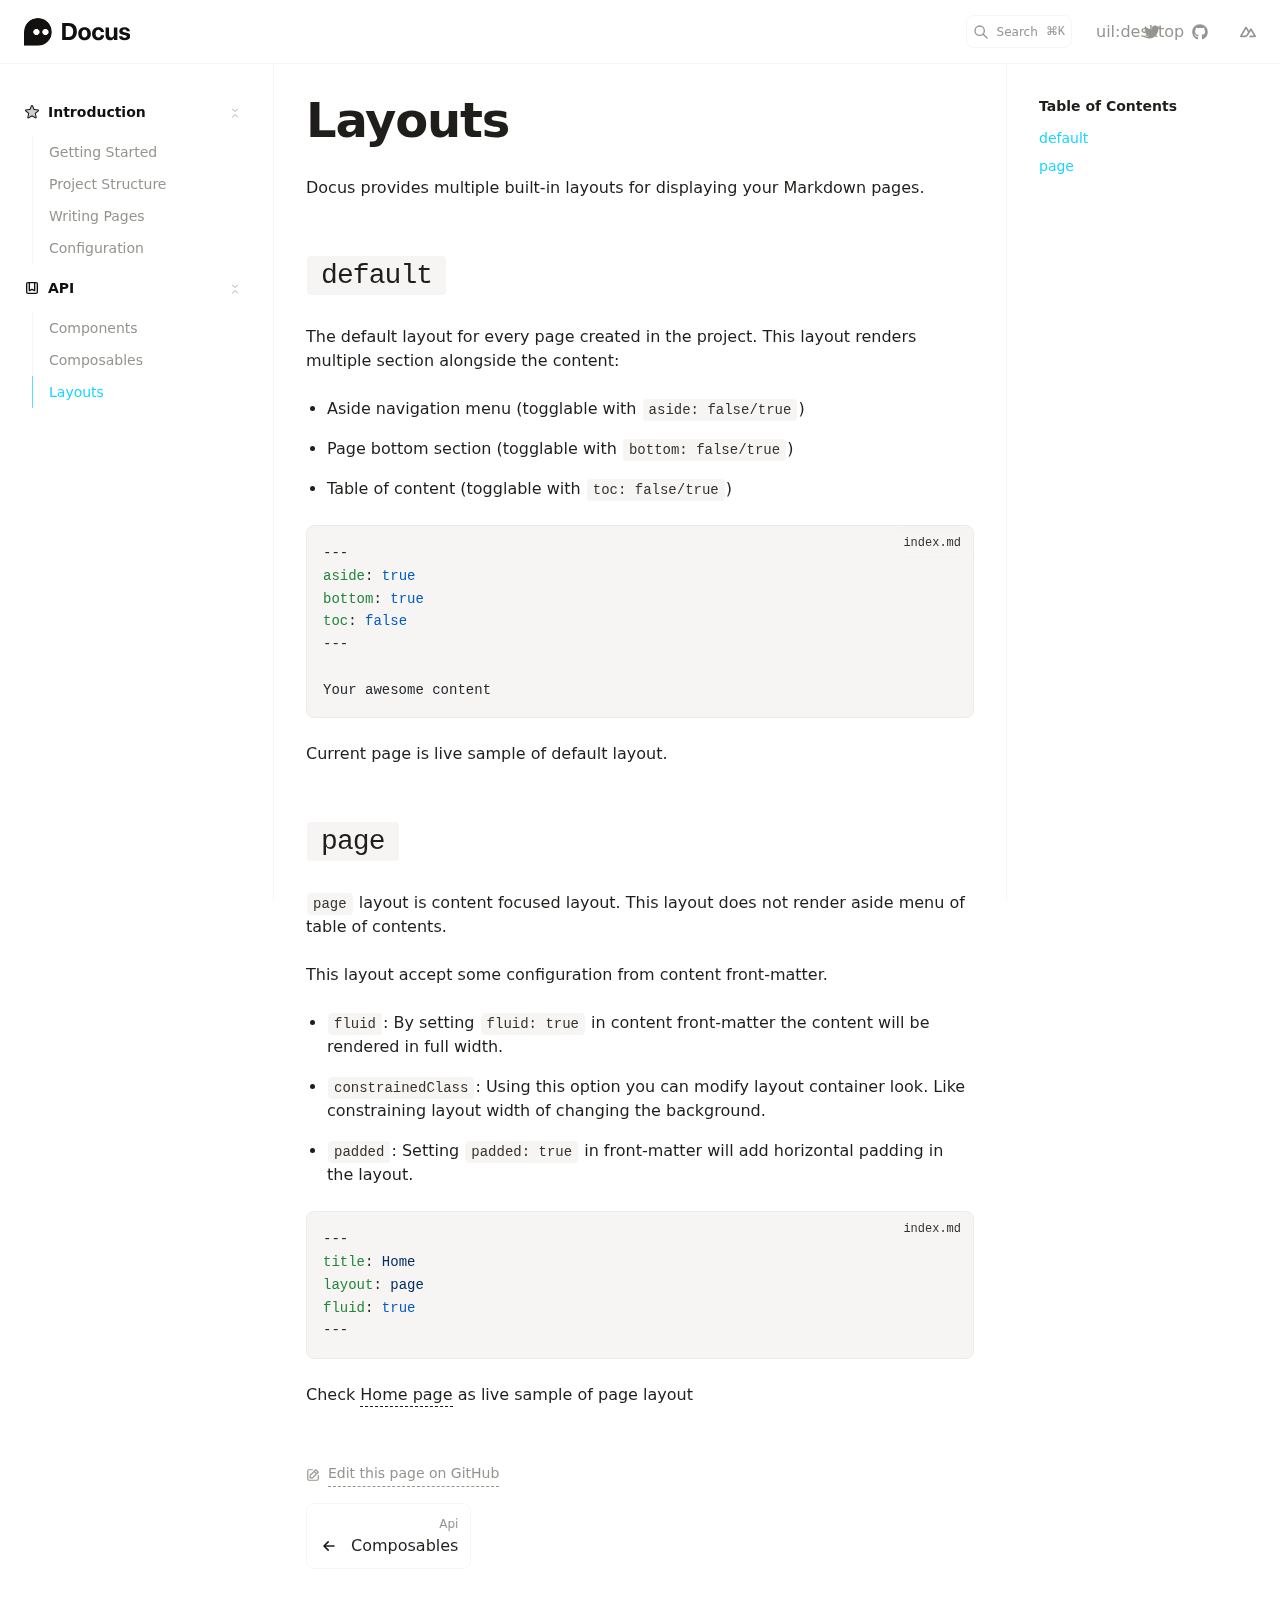
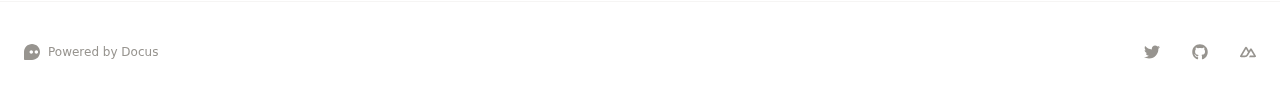
<file: api/layouts/index.html>
<!DOCTYPE html>
<html lang="en">
<head><meta charset="utf-8">
<title>Layouts · Docus</title>
<meta name="viewport" content="width=device-width, initial-scale=1">
<meta name="twitter:card" content="summary_large_image">
<meta property="og:image" content="https://user-images.githubusercontent.com/904724/185365452-87b7ca7b-6030-4813-a2db-5e65c785bf88.png">
<meta property="og:title" content="Layouts">
<meta name="description" content="Docus provides multiple built-in layouts for displaying your Markdown pages.">
<meta property="og:description" content="Docus provides multiple built-in layouts for displaying your Markdown pages."><link rel="preload" as="fetch" crossorigin="anonymous" href="/api/layouts/_payload.json"><style id="pinceau-theme">@media { :root {--pinceau-mq: initial; --docus-search-results-highlight-color: white;--docus-search-results-window-maxHeight: 100%;--docus-search-results-window-maxWidth: 640px;--docus-search-results-window-marginTop: 0;--docus-search-input-borderStyle: solid;--docus-search-input-borderWidth: 1px;--docus-search-backdropFilter: blur(24px);--docus-loadingBar-gradientColorStop3: #0047e1;--docus-loadingBar-gradientColorStop2: #34cdfe;--docus-loadingBar-gradientColorStop1: #00dc82;--docus-loadingBar-height: 3px;--docus-readableLine: 78ch;--docus-footer-height: 145px;--docus-header-height: 64px;--prose-code-inline-padding: 0.2rem 0.375rem 0.2rem 0.375rem;--prose-code-block-backdropFilter: contrast(1);--prose-code-block-border-style: solid;--prose-code-block-border-width: 1px;--prose-tbody-tr-borderBottom-style: dashed;--prose-tbody-tr-borderBottom-width: 1px;--prose-th-textAlign: inherit;--prose-thead-borderBottom-style: solid;--prose-thead-borderBottom-width: 1px;--prose-thead-border-style: solid;--prose-thead-border-width: 0px;--prose-table-textAlign: start;--prose-hr-width: 1px;--prose-hr-style: solid;--prose-li-listStylePosition: outside;--prose-ol-li-markerColor: currentColor;--prose-ol-paddingInlineStart: 21px;--prose-ol-listStyleType: decimal;--prose-ul-li-markerColor: currentColor;--prose-ul-paddingInlineStart: 21px;--prose-ul-listStyleType: disc;--prose-blockquote-border-style: solid;--prose-blockquote-border-width: 4px;--prose-blockquote-quotes: '201C' '201D' '2018' '2019';--prose-blockquote-paddingInlineStart: 24px;--prose-a-code-color-hover: currentColor;--prose-a-code-color-static: currentColor;--prose-a-hasCode-borderBottom: none;--prose-a-border-distance: 2px;--prose-a-border-color-hover: currentColor;--prose-a-border-color-static: currentColor;--prose-a-border-style-hover: solid;--prose-a-border-style-static: dashed;--prose-a-border-width: 1px;--prose-a-color-static: inherit;--prose-a-textDecoration: none;--prose-h6-margin: 3rem 0 2rem;--prose-h5-margin: 3rem 0 2rem;--prose-h4-margin: 3rem 0 2rem;--prose-h3-margin: 3rem 0 2rem;--prose-h2-margin: 3rem 0 2rem;--prose-h1-margin: 0 0 2rem;--typography-lead-loose: 2;--typography-lead-relaxed: 1.625;--typography-lead-normal: 1.5;--typography-lead-snug: 1.375;--typography-lead-tight: 1.25;--typography-lead-none: 1;--typography-lead-10: 2.5rem;--typography-lead-9: 2.25rem;--typography-lead-8: 2rem;--typography-lead-7: 1.75rem;--typography-lead-6: 1.5rem;--typography-lead-5: 1.25rem;--typography-lead-4: 1rem;--typography-lead-3: .75rem;--typography-lead-2: .5rem;--typography-lead-1: .025rem;--typography-fontWeight-black: 900;--typography-fontWeight-extrabold: 800;--typography-fontWeight-bold: 700;--typography-fontWeight-semibold: 600;--typography-fontWeight-medium: 500;--typography-fontWeight-normal: 400;--typography-fontWeight-light: 300;--typography-fontWeight-extralight: 200;--typography-fontWeight-thin: 100;--typography-fontSize-9xl: 128px;--typography-fontSize-8xl: 96px;--typography-fontSize-7xl: 72px;--typography-fontSize-6xl: 60px;--typography-fontSize-5xl: 48px;--typography-fontSize-4xl: 36px;--typography-fontSize-3xl: 30px;--typography-fontSize-2xl: 24px;--typography-fontSize-xl: 20px;--typography-fontSize-lg: 18px;--typography-fontSize-base: 16px;--typography-fontSize-sm: 14px;--typography-fontSize-xs: 12px;--typography-letterSpacing-wide: 0.025em;--typography-letterSpacing-tight: -0.025em;--typography-verticalMargin-base: 24px;--typography-verticalMargin-sm: 16px;--elements-border-secondary-hover: [object Object];--elements-backdrop-background: #fffc;--elements-backdrop-filter: saturate(200%) blur(20px);--elements-container-maxWidth: 80rem;--lead-loose: 2;--lead-relaxed: 1.625;--lead-normal: 1.5;--lead-snug: 1.375;--lead-tight: 1.25;--lead-none: 1;--lead-10: 2.5rem;--lead-9: 2.25rem;--lead-8: 2rem;--lead-7: 1.75rem;--lead-6: 1.5rem;--lead-5: 1.25rem;--lead-4: 1rem;--lead-3: .75rem;--lead-2: .5rem;--lead-1: .025rem;--letterSpacing-widest: 0.1em;--letterSpacing-wider: 0.05em;--letterSpacing-wide: 0.025em;--letterSpacing-normal: 0em;--letterSpacing-tight: -0.025em;--letterSpacing-tighter: -0.05em;--fontSize-9xl: 8rem;--fontSize-8xl: 6rem;--fontSize-7xl: 4.5rem;--fontSize-6xl: 3.75rem;--fontSize-5xl: 3rem;--fontSize-4xl: 2.25rem;--fontSize-3xl: 1.875rem;--fontSize-2xl: 1.5rem;--fontSize-xl: 1.25rem;--fontSize-lg: 1.125rem;--fontSize-base: 1rem;--fontSize-sm: 0.875rem;--fontSize-xs: 0.75rem;--fontWeight-black: 900;--fontWeight-extrabold: 800;--fontWeight-bold: 700;--fontWeight-semibold: 600;--fontWeight-medium: 500;--fontWeight-normal: 400;--fontWeight-light: 300;--fontWeight-extralight: 200;--fontWeight-thin: 100;--font-mono: ui-monospace, SFMono-Regular, Menlo, Monaco, Consolas, Liberation Mono, Courier New, monospace;--font-serif: ui-serif, Georgia, Cambria, Times New Roman, Times, serif;--font-sans: ui-sans-serif, system-ui, -apple-system, BlinkMacSystemFont, Segoe UI, Roboto, Helvetica Neue, Arial, Noto Sans, sans-serif, Apple Color Emoji, Segoe UI Emoji, Segoe UI Symbol, Noto Color Emoji;--opacity-total: 1;--opacity-high: 0.8;--opacity-medium: 0.5;--opacity-soft: 0.3;--opacity-light: 0.15;--opacity-bright: 0.1;--opacity-noOpacity: 0;--borderWidth-lg: 3px;--borderWidth-md: 2px;--borderWidth-sm: 1px;--borderWidth-noBorder: 0;--space-rem-875: 0.875rem;--space-rem-625: 0.625rem;--space-rem-375: 0.375rem;--space-rem-125: 0.125rem;--space-px: 1px;--space-128: 32rem;--space-96: 24rem;--space-80: 20rem;--space-72: 18rem;--space-64: 16rem;--space-60: 15rem;--space-56: 14rem;--space-52: 13rem;--space-48: 12rem;--space-44: 11rem;--space-40: 10rem;--space-36: 9rem;--space-32: 8rem;--space-28: 7rem;--space-24: 6rem;--space-20: 5rem;--space-16: 4rem;--space-14: 3.5rem;--space-12: 3rem;--space-11: 2.75rem;--space-10: 2.5rem;--space-9: 2.25rem;--space-8: 2rem;--space-7: 1.75rem;--space-6: 1.5rem;--space-5: 1.25rem;--space-4: 1rem;--space-3: 0.75rem;--space-2: 0.5rem;--space-1: 0.25rem;--space-0: 0px;--size-full: 100%;--size-7xl: 80rem;--size-6xl: 72rem;--size-5xl: 64rem;--size-4xl: 56rem;--size-3xl: 48rem;--size-2xl: 42rem;--size-xl: 36rem;--size-lg: 32rem;--size-md: 28rem;--size-sm: 24rem;--size-xs: 20rem;--size-200: 200px;--size-104: 104px;--size-80: 80px;--size-64: 64px;--size-56: 56px;--size-48: 48px;--size-40: 40px;--size-32: 32px;--size-24: 24px;--size-20: 20px;--size-16: 16px;--size-12: 12px;--size-8: 8px;--size-6: 6px;--size-4: 4px;--size-2: 2px;--size-0: 0px;--radii-full: 9999px;--radii-3xl: 1.75rem;--radii-2xl: 1.5rem;--radii-xl: 1rem;--radii-lg: 0.75rem;--radii-md: 0.5rem;--radii-sm: 0.375rem;--radii-xs: 0.25rem;--radii-2xs: 0.125rem;--radii-none: 0px;--shadow-none: 0px 0px 0px 0px transparent;--height-screen: 100vh;--width-screen: 100vw;--color-primary-900: #001A1F;--color-primary-800: #00232B;--color-primary-700: #024757;--color-primary-600: #09A0C1;--color-primary-500: #1AD6FF;--color-primary-400: #55E1FF;--color-primary-300: #82E3FF;--color-primary-200: #C5F2FF;--color-primary-100: #DCF7FF;--color-primary-50: #F1FCFF;--color-ruby-900: #380011;--color-ruby-800: #700021;--color-ruby-700: #a90032;--color-ruby-600: #e10043;--color-ruby-500: #ff1a5e;--color-ruby-400: #ff4079;--color-ruby-300: #ff6694;--color-ruby-200: #ff8dae;--color-ruby-100: #ffb3c9;--color-ruby-50: #ffd9e4;--color-pink-900: #380025;--color-pink-800: #70004b;--color-pink-700: #a90070;--color-pink-600: #e10095;--color-pink-500: #ff1ab2;--color-pink-400: #ff40bf;--color-pink-300: #ff66cc;--color-pink-200: #ff8dd8;--color-pink-100: #ffb3e5;--color-pink-50: #ffd9f2;--color-purple-900: #190038;--color-purple-800: #330070;--color-purple-700: #4c00a9;--color-purple-600: #6500e1;--color-purple-500: #811aff;--color-purple-400: #9640ff;--color-purple-300: #ab66ff;--color-purple-200: #c08dff;--color-purple-100: #d5b3ff;--color-purple-50: #ead9ff;--color-royalblue-900: #0b0531;--color-royalblue-800: #160a62;--color-royalblue-700: #211093;--color-royalblue-600: #2c15c4;--color-royalblue-500: #4127e8;--color-royalblue-400: #614bec;--color-royalblue-300: #806ff0;--color-royalblue-200: #a093f3;--color-royalblue-100: #c0b7f7;--color-royalblue-50: #dfdbfb;--color-indigoblue-900: #001238;--color-indigoblue-800: #002370;--color-indigoblue-700: #0035a9;--color-indigoblue-600: #0047e1;--color-indigoblue-500: #1a62ff;--color-indigoblue-400: #407cff;--color-indigoblue-300: #6696ff;--color-indigoblue-200: #8db0ff;--color-indigoblue-100: #b3cbff;--color-indigoblue-50: #d9e5ff;--color-blue-900: #00131D;--color-blue-800: #002235;--color-blue-700: #014267;--color-blue-600: #0069A6;--color-blue-500: #1AADFF;--color-blue-400: #64C7FF;--color-blue-300: #A1DDFF;--color-blue-200: #C6EAFF;--color-blue-100: #DFF3FF;--color-blue-50: #F2FAFF;--color-lightblue-900: #002e38;--color-lightblue-800: #005c70;--color-lightblue-700: #008aa9;--color-lightblue-600: #00b9e1;--color-lightblue-500: #1ad6ff;--color-lightblue-400: #40ddff;--color-lightblue-300: #66e4ff;--color-lightblue-200: #8deaff;--color-lightblue-100: #b3f1ff;--color-lightblue-50: #d9f8ff;--color-teal-900: #062a28;--color-teal-800: #0b544f;--color-teal-700: #117d77;--color-teal-600: #16a79e;--color-teal-500: #1cd1c6;--color-teal-400: #36e4da;--color-teal-300: #5fe9e1;--color-teal-200: #87efe9;--color-teal-100: #aff4f0;--color-teal-50: #d7faf8;--color-pear-900: #2a2b09;--color-pear-800: #545512;--color-pear-700: #7e801b;--color-pear-600: #a8aa24;--color-pear-500: #d0d32f;--color-pear-400: #d8da52;--color-pear-300: #e0e274;--color-pear-200: #e8e997;--color-pear-100: #eff0ba;--color-pear-50: #f7f8dc;--color-red-900: #1C0301;--color-red-800: #340A01;--color-red-700: #701704;--color-red-600: #BB2402;--color-red-500: #FF3B10;--color-red-400: #FF7353;--color-red-300: #FFA692;--color-red-200: #FFDED7;--color-red-100: #FFF3F0;--color-red-50: #FFF9F8;--color-orange-900: #381800;--color-orange-800: #702f00;--color-orange-700: #a94700;--color-orange-600: #e15e00;--color-orange-500: #ff7a1a;--color-orange-400: #ff9040;--color-orange-300: #ffa666;--color-orange-200: #ffbd8d;--color-orange-100: #ffd3b3;--color-orange-50: #ffe9d9;--color-yellow-900: #1B1500;--color-yellow-800: #292100;--color-yellow-700: #614E02;--color-yellow-600: #CBA408;--color-yellow-500: #FBCA05;--color-yellow-400: #FFDC4E;--color-yellow-300: #FFE372;--color-yellow-200: #FFF0B1;--color-yellow-100: #FFF6D3;--color-yellow-50: #FFFCEE;--color-green-900: #00190F;--color-green-800: #002817;--color-green-700: #006037;--color-green-600: #00B467;--color-green-500: #0DD885;--color-green-400: #3CEEA5;--color-green-300: #86FBCB;--color-green-200: #C3FFE6;--color-green-100: #DEFFF1;--color-green-50: #ECFFF7;--color-gray-900: #121110;--color-gray-800: #201E1B;--color-gray-700: #36332E;--color-gray-600: #67635D;--color-gray-500: #97948F;--color-gray-400: #ADA9A4;--color-gray-300: #DBD9D3;--color-gray-200: #ECEBE8;--color-gray-100: #F6F5F4;--color-gray-50: #FBFBFB;--color-black: #0B0A0A;--color-white: #ffffff;--media-portrait: only screen and (orientation: portrait);--media-landscape: only screen and (orientation: landscape);--media-rm: (prefers-reduced-motion: reduce);--media-2xl: (min-width: 1536px);--media-xl: (min-width: 1280px);--media-lg: (min-width: 1024px);--media-md: (min-width: 768px);--media-sm: (min-width: 640px);--media-xs: (min-width: 475px);--docus-search-results-highlight-backgroundColor: var(--color-primary-500);--docus-search-results-selected-backgroundColor: var(--color-gray-300);--docus-search-results-window-borderRadius: none;--docus-search-results-window-marginX: 0;--docus-search-input-backgroundColor: var(--color-gray-200);--docus-search-input-padding: var(--space-2) var(--space-4);--docus-search-input-gap: var(--space-2);--docus-search-input-fontSize: var(--fontSize-sm);--docus-search-input-borderColor: var(--color-gray-200);--docus-search-input-borderRadius: var(--radii-2xs);--docus-footer-padding: var(--space-4) 0;--docus-header-title-color-hover: var(--color-primary-500);--docus-header-title-color-static: var(--color-gray-900);--docus-header-title-fontWeight: var(--fontWeight-bold);--docus-header-title-fontSize: var(--fontSize-2xl);--docus-header-logo-height: var(--space-6);--docus-body-fontFamily: var(--font-sans);--docus-body-color: var(--color-gray-800);--docus-body-backgroundColor: var(--color-white);--prose-code-inline-fontWeight: var(--typography-fontWeight-normal);--prose-code-inline-fontSize: var(--typography-fontSize-sm);--prose-code-inline-borderRadius: var(--radii-xs);--prose-code-block-pre-padding: var(--typography-verticalMargin-sm);--prose-code-block-margin: var(--typography-verticalMargin-base) 0;--prose-code-block-fontSize: var(--typography-fontSize-sm);--prose-tbody-code-inline-fontSize: var(--typography-fontSize-sm);--prose-tbody-td-padding: var(--typography-verticalMargin-sm);--prose-th-fontWeight: var(--typography-fontWeight-semibold);--prose-th-padding: 0 var(--typography-verticalMargin-sm) var(--typography-verticalMargin-sm) var(--typography-verticalMargin-sm);--prose-table-lineHeight: var(--typography-lead-6);--prose-table-fontSize: var(--typography-fontSize-sm);--prose-table-margin: var(--typography-verticalMargin-base) 0;--prose-hr-margin: var(--typography-verticalMargin-base) 0;--prose-li-margin: var(--typography-verticalMargin-sm) 0;--prose-ol-margin: var(--typography-verticalMargin-base) 0;--prose-ul-margin: var(--typography-verticalMargin-base) 0;--prose-blockquote-margin: var(--typography-verticalMargin-base) 0;--prose-a-code-border-style: var(--prose-a-border-style-static);--prose-a-code-border-width: var(--prose-a-border-width);--prose-a-fontWeight: var(--typography-fontWeight-medium);--prose-img-margin: var(--typography-verticalMargin-base) 0;--prose-strong-fontWeight: var(--typography-fontWeight-semibold);--prose-h6-iconSize: var(--typography-fontSize-base);--prose-h6-fontWeight: var(--typography-fontWeight-semibold);--prose-h6-lineHeight: var(--typography-lead-normal);--prose-h6-fontSize: var(--typography-fontSize-lg);--prose-h5-iconSize: var(--typography-fontSize-lg);--prose-h5-fontWeight: var(--typography-fontWeight-semibold);--prose-h5-lineHeight: var(--typography-lead-snug);--prose-h5-fontSize: var(--typography-fontSize-xl);--prose-h4-iconSize: var(--typography-fontSize-lg);--prose-h4-letterSpacing: var(--typography-letterSpacing-tight);--prose-h4-fontWeight: var(--typography-fontWeight-semibold);--prose-h4-lineHeight: var(--typography-lead-snug);--prose-h4-fontSize: var(--typography-fontSize-2xl);--prose-h3-iconSize: var(--typography-fontSize-xl);--prose-h3-letterSpacing: var(--typography-letterSpacing-tight);--prose-h3-fontWeight: var(--typography-fontWeight-semibold);--prose-h3-lineHeight: var(--typography-lead-snug);--prose-h3-fontSize: var(--typography-fontSize-3xl);--prose-h2-iconSize: var(--typography-fontSize-2xl);--prose-h2-letterSpacing: var(--typography-letterSpacing-tight);--prose-h2-fontWeight: var(--typography-fontWeight-semibold);--prose-h2-lineHeight: var(--typography-lead-tight);--prose-h2-fontSize: var(--typography-fontSize-4xl);--prose-h1-iconSize: var(--typography-fontSize-3xl);--prose-h1-letterSpacing: var(--typography-letterSpacing-tight);--prose-h1-fontWeight: var(--typography-fontWeight-bold);--prose-h1-lineHeight: var(--typography-lead-tight);--prose-h1-fontSize: var(--typography-fontSize-5xl);--prose-p-br-margin: var(--typography-verticalMargin-base) 0 0 0;--prose-p-margin: var(--typography-verticalMargin-base) 0;--prose-p-lineHeight: var(--typography-lead-normal);--prose-p-fontSize: var(--typography-fontSize-base);--typography-color-secondary-900: var(--color-gray-900);--typography-color-secondary-800: var(--color-gray-800);--typography-color-secondary-700: var(--color-gray-700);--typography-color-secondary-600: var(--color-gray-600);--typography-color-secondary-500: var(--color-gray-500);--typography-color-secondary-400: var(--color-gray-400);--typography-color-secondary-300: var(--color-gray-300);--typography-color-secondary-200: var(--color-gray-200);--typography-color-secondary-100: var(--color-gray-100);--typography-color-secondary-50: var(--color-gray-50);--typography-color-primary-900: var(--color-primary-900);--typography-color-primary-800: var(--color-primary-800);--typography-color-primary-700: var(--color-primary-700);--typography-color-primary-600: var(--color-primary-600);--typography-color-primary-500: var(--color-primary-500);--typography-color-primary-400: var(--color-primary-400);--typography-color-primary-300: var(--color-primary-300);--typography-color-primary-200: var(--color-primary-200);--typography-color-primary-100: var(--color-primary-100);--typography-color-primary-50: var(--color-primary-50);--typography-font-code: var(--font-mono);--typography-font-body: var(--font-sans);--typography-font-display: var(--font-sans);--typography-body-backgroundColor: var(--color-white);--typography-body-color: var(--color-black);--elements-state-danger-borderColor-secondary: var(--color-red-200);--elements-state-danger-borderColor-primary: var(--color-red-100);--elements-state-danger-backgroundColor-secondary: var(--color-red-100);--elements-state-danger-backgroundColor-primary: var(--color-red-50);--elements-state-danger-color-secondary: var(--color-red-600);--elements-state-danger-color-primary: var(--color-red-500);--elements-state-warning-borderColor-secondary: var(--color-yellow-200);--elements-state-warning-borderColor-primary: var(--color-yellow-100);--elements-state-warning-backgroundColor-secondary: var(--color-yellow-100);--elements-state-warning-backgroundColor-primary: var(--color-yellow-50);--elements-state-warning-color-secondary: var(--color-yellow-700);--elements-state-warning-color-primary: var(--color-yellow-600);--elements-state-success-borderColor-secondary: var(--color-green-200);--elements-state-success-borderColor-primary: var(--color-green-100);--elements-state-success-backgroundColor-secondary: var(--color-green-100);--elements-state-success-backgroundColor-primary: var(--color-green-50);--elements-state-success-color-secondary: var(--color-green-600);--elements-state-success-color-primary: var(--color-green-500);--elements-state-info-borderColor-secondary: var(--color-blue-200);--elements-state-info-borderColor-primary: var(--color-blue-100);--elements-state-info-backgroundColor-secondary: var(--color-blue-100);--elements-state-info-backgroundColor-primary: var(--color-blue-50);--elements-state-info-color-secondary: var(--color-blue-600);--elements-state-info-color-primary: var(--color-blue-500);--elements-state-primary-borderColor-secondary: var(--color-primary-200);--elements-state-primary-borderColor-primary: var(--color-primary-100);--elements-state-primary-backgroundColor-secondary: var(--color-primary-100);--elements-state-primary-backgroundColor-primary: var(--color-primary-50);--elements-state-primary-color-secondary: var(--color-primary-700);--elements-state-primary-color-primary: var(--color-primary-600);--elements-surface-secondary-backgroundColor: var(--color-gray-200);--elements-surface-primary-backgroundColor: var(--color-gray-100);--elements-surface-background-base: var(--color-gray-100);--elements-border-secondary-static: var(--color-gray-200);--elements-border-primary-hover: var(--color-gray-200);--elements-border-primary-static: var(--color-gray-100);--elements-container-padding-md: var(--space-6);--elements-container-padding-sm: var(--space-6);--elements-container-padding-xs: var(--space-4);--elements-container-padding-mobile: var(--space-4);--elements-text-secondary-color-hover: var(--color-gray-700);--elements-text-secondary-color-static: var(--color-gray-500);--elements-text-primary-color-static: var(--color-gray-900);--text-6xl-lineHeight: var(--lead-none);--text-6xl-fontSize: var(--fontSize-6xl);--text-5xl-lineHeight: var(--lead-none);--text-5xl-fontSize: var(--fontSize-5xl);--text-4xl-lineHeight: var(--lead-10);--text-4xl-fontSize: var(--fontSize-4xl);--text-3xl-lineHeight: var(--lead-9);--text-3xl-fontSize: var(--fontSize-3xl);--text-2xl-lineHeight: var(--lead-8);--text-2xl-fontSize: var(--fontSize-2xl);--text-xl-lineHeight: var(--lead-7);--text-xl-fontSize: var(--fontSize-xl);--text-lg-lineHeight: var(--lead-7);--text-lg-fontSize: var(--fontSize-lg);--text-base-lineHeight: var(--lead-6);--text-base-fontSize: var(--fontSize-base);--text-sm-lineHeight: var(--lead-5);--text-sm-fontSize: var(--fontSize-sm);--text-xs-lineHeight: var(--lead-4);--text-xs-fontSize: var(--fontSize-xs);--color-shadow: var(--color-gray-400);--color-secondary-900: var(--color-gray-900);--color-secondary-800: var(--color-gray-800);--color-secondary-700: var(--color-gray-700);--color-secondary-600: var(--color-gray-600);--color-secondary-500: var(--color-gray-500);--color-secondary-400: var(--color-gray-400);--color-secondary-300: var(--color-gray-300);--color-secondary-200: var(--color-gray-200);--color-secondary-100: var(--color-gray-100);--color-secondary-50: var(--color-gray-50);--prose-code-inline-backgroundColor: var(--typography-color-secondary-100);--prose-code-inline-color: var(--typography-color-secondary-700);--prose-code-block-backgroundColor: var(--typography-color-secondary-100);--prose-code-block-color: var(--typography-color-secondary-700);--prose-code-block-border-color: var(--typography-color-secondary-200);--prose-tbody-tr-borderBottom-color: var(--typography-color-secondary-200);--prose-th-color: var(--typography-color-secondary-600);--prose-thead-borderBottom-color: var(--typography-color-secondary-200);--prose-thead-border-color: var(--typography-color-secondary-300);--prose-hr-color: var(--typography-color-secondary-200);--prose-blockquote-border-color: var(--typography-color-secondary-200);--prose-blockquote-color: var(--typography-color-secondary-500);--prose-a-code-background-hover: var(--typography-color-primary-50);--prose-a-code-border-color-hover: var(--typography-color-primary-500);--prose-a-code-border-color-static: var(--typography-color-secondary-400);--prose-a-color-hover: var(--typography-color-primary-500);--shadow-2xl: 0px 25px 50px -12px var(--color-shadow);--shadow-xl: 0px 20px 25px -5px var(--color-shadow), 0px 8px 10px -6px var(--color-shadow);--shadow-lg: 0px 10px 15px -3px var(--color-shadow), 0px 4px 6px -4px var(--color-shadow);--shadow-md: 0px 4px 6px -1px var(--color-shadow), 0px 2px 4px -2px var(--color-shadow);--shadow-sm: 0px 1px 3px 0px var(--color-shadow), 0px 1px 2px -1px var(--color-shadow);--shadow-xs: 0px 1px 2px 0px var(--color-shadow); } }@media { :root.dark {--pinceau-mq: dark; --prose-code-block-backdropFilter: contrast(1);--prose-ol-li-markerColor: currentColor;--prose-ul-li-markerColor: currentColor;--prose-a-code-color-hover: currentColor;--prose-a-code-color-static: currentColor;--prose-a-border-color-hover: currentColor;--prose-a-border-color-static: currentColor;--prose-a-color-static: inherit;--elements-backdrop-background: #0c0d0ccc;--docus-search-results-selected-backgroundColor: var(--color-gray-700);--docus-search-input-backgroundColor: var(--color-gray-800);--docus-search-input-borderColor: transparent;--docus-header-title-color-static: var(--color-gray-100);--docus-body-color: var(--color-gray-200);--docus-body-backgroundColor: var(--color-black);--typography-body-backgroundColor: var(--color-black);--typography-body-color: var(--color-white);--elements-state-danger-borderColor-secondary: var(--color-red-700);--elements-state-danger-borderColor-primary: var(--color-red-800);--elements-state-danger-backgroundColor-secondary: var(--color-red-800);--elements-state-danger-backgroundColor-primary: var(--color-red-900);--elements-state-danger-color-secondary: var(--color-red-200);--elements-state-danger-color-primary: var(--color-red-300);--elements-state-warning-borderColor-secondary: var(--color-yellow-700);--elements-state-warning-borderColor-primary: var(--color-yellow-800);--elements-state-warning-backgroundColor-secondary: var(--color-yellow-800);--elements-state-warning-backgroundColor-primary: var(--color-yellow-900);--elements-state-warning-color-secondary: var(--color-yellow-200);--elements-state-warning-color-primary: var(--color-yellow-400);--elements-state-success-borderColor-secondary: var(--color-green-700);--elements-state-success-borderColor-primary: var(--color-green-800);--elements-state-success-backgroundColor-secondary: var(--color-green-800);--elements-state-success-backgroundColor-primary: var(--color-green-900);--elements-state-success-color-secondary: var(--color-green-200);--elements-state-success-color-primary: var(--color-green-400);--elements-state-info-borderColor-secondary: var(--color-blue-700);--elements-state-info-borderColor-primary: var(--color-blue-800);--elements-state-info-backgroundColor-secondary: var(--color-blue-800);--elements-state-info-backgroundColor-primary: var(--color-blue-900);--elements-state-info-color-secondary: var(--color-blue-200);--elements-state-info-color-primary: var(--color-blue-400);--elements-state-primary-borderColor-secondary: var(--color-primary-700);--elements-state-primary-borderColor-primary: var(--color-primary-800);--elements-state-primary-backgroundColor-secondary: var(--color-primary-800);--elements-state-primary-backgroundColor-primary: var(--color-primary-900);--elements-state-primary-color-secondary: var(--color-primary-200);--elements-state-primary-color-primary: var(--color-primary-400);--elements-surface-secondary-backgroundColor: var(--color-gray-800);--elements-surface-primary-backgroundColor: var(--color-gray-900);--elements-surface-background-base: var(--color-gray-900);--elements-border-secondary-static: var(--color-gray-800);--elements-border-primary-hover: var(--color-gray-800);--elements-border-primary-static: var(--color-gray-900);--elements-text-secondary-color-hover: var(--color-gray-200);--elements-text-secondary-color-static: var(--color-gray-400);--elements-text-primary-color-static: var(--color-gray-50);--color-shadow: var(--color-gray-800);--prose-code-inline-backgroundColor: var(--typography-color-secondary-800);--prose-code-inline-color: var(--typography-color-secondary-200);--prose-code-block-backgroundColor: var(--typography-color-secondary-900);--prose-code-block-color: var(--typography-color-secondary-200);--prose-code-block-border-color: var(--typography-color-secondary-800);--prose-tbody-tr-borderBottom-color: var(--typography-color-secondary-800);--prose-th-color: var(--typography-color-secondary-400);--prose-thead-borderBottom-color: var(--typography-color-secondary-800);--prose-thead-border-color: var(--typography-color-secondary-600);--prose-hr-color: var(--typography-color-secondary-800);--prose-blockquote-border-color: var(--typography-color-secondary-700);--prose-blockquote-color: var(--typography-color-secondary-400);--prose-a-code-background-hover: var(--typography-color-primary-900);--prose-a-code-border-color-hover: var(--typography-color-primary-600);--prose-a-code-border-color-static: var(--typography-color-secondary-600);--prose-a-color-hover: var(--typography-color-primary-400); } }@media (min-width: 640px) { :root {--pinceau-mq: sm; --docus-search-results-window-maxHeight: 320px;--docus-search-results-window-marginTop: 20vh;--docus-footer-height: 100px;--docus-search-results-window-borderRadius: var(--radii-xs);--docus-search-results-window-marginX: var(--space-4);--docus-header-logo-height: var(--space-7); } }</style><style id="pinceau-runtime-hydratable">@media{.phy[--]{--puid:DaOxpK-v;}.pv-d27uK8{padding-left:var(--elements-container-padding-mobile);padding-right:var(--elements-container-padding-mobile);}@media (min-width: 475px){.pv-d27uK8{padding-left:var(--elements-container-padding-xs);padding-right:var(--elements-container-padding-xs);}}@media (min-width: 640px){.pv-d27uK8{padding-left:var(--elements-container-padding-sm);padding-right:var(--elements-container-padding-sm);}}@media (min-width: 768px){.pv-d27uK8{padding-left:var(--elements-container-padding-md);padding-right:var(--elements-container-padding-md);}}} @media{.phy[--]{--puid:HzaJB8-v;}.pv-PB40lK{max-width:var(--elements-container-maxWidth);padding-left:var(--elements-container-padding-mobile);padding-right:var(--elements-container-padding-mobile);}@media (min-width: 475px){.pv-PB40lK{padding-left:var(--elements-container-padding-xs);padding-right:var(--elements-container-padding-xs);}}@media (min-width: 640px){.pv-PB40lK{padding-left:var(--elements-container-padding-sm);padding-right:var(--elements-container-padding-sm);}}@media (min-width: 768px){.pv-PB40lK{padding-left:var(--elements-container-padding-md);padding-right:var(--elements-container-padding-md);}}} </style><link rel="modulepreload" as="script" crossorigin href="/_nuxt/entry.178d0a26.js"><link rel="preload" as="style" href="/_nuxt/entry.bab22983.css"><link rel="modulepreload" as="script" crossorigin href="/_nuxt/document-driven.6f8738bc.js"><link rel="modulepreload" as="script" crossorigin href="/_nuxt/DocumentDrivenEmpty.869125b0.js"><link rel="modulepreload" as="script" crossorigin href="/_nuxt/ContentRenderer.578c4f1e.js"><link rel="modulepreload" as="script" crossorigin href="/_nuxt/ContentRendererMarkdown.2ace42a8.js"><link rel="modulepreload" as="script" crossorigin href="/_nuxt/DocumentDrivenNotFound.1c550ee1.js"><link rel="preload" as="style" href="/_nuxt/DocumentDrivenNotFound.a51e983d.css"><link rel="modulepreload" as="script" crossorigin href="/_nuxt/ButtonLink.fd66c0d9.js"><link rel="preload" as="style" href="/_nuxt/ButtonLink.f1bba381.css"><link rel="modulepreload" as="script" crossorigin href="/_nuxt/ContentSlot.f2cd4838.js"><link rel="modulepreload" as="script" crossorigin href="/_nuxt/IconDocus.c2fd425f.js"><link rel="modulepreload" as="script" crossorigin href="/_nuxt/default.c251ea3e.js"><link rel="modulepreload" as="script" crossorigin href="/_nuxt/DocsPageLayout.c1d61e51.js"><link rel="preload" as="style" href="/_nuxt/DocsPageLayout.02dc181a.css"><link rel="modulepreload" as="script" crossorigin href="/_nuxt/DocsAside.dac6eeb8.js"><link rel="preload" as="style" href="/_nuxt/DocsAside.2fb09fdf.css"><link rel="modulepreload" as="script" crossorigin href="/_nuxt/ProseCodeInline.037be5e3.js"><link rel="preload" as="style" href="/_nuxt/ProseCodeInline.873c7ac7.css"><link rel="modulepreload" as="script" crossorigin href="/_nuxt/Alert.2599f928.js"><link rel="preload" as="style" href="/_nuxt/Alert.dcca94b5.css"><link rel="modulepreload" as="script" crossorigin href="/_nuxt/DocsPageBottom.57c3a04f.js"><link rel="preload" as="style" href="/_nuxt/DocsPageBottom.8ccfb11a.css"><link rel="modulepreload" as="script" crossorigin href="/_nuxt/ProseA.42928d23.js"><link rel="preload" as="style" href="/_nuxt/ProseA.baee409d.css"><link rel="modulepreload" as="script" crossorigin href="/_nuxt/EditOnLink.vue.d74b481c.js"><link rel="modulepreload" as="script" crossorigin href="/_nuxt/DocsPrevNext.83edbaba.js"><link rel="preload" as="style" href="/_nuxt/DocsPrevNext.1afb9bff.css"><link rel="modulepreload" as="script" crossorigin href="/_nuxt/DocsToc.9a7dd47a.js"><link rel="preload" as="style" href="/_nuxt/DocsToc.3b297d9e.css"><link rel="modulepreload" as="script" crossorigin href="/_nuxt/DocsTocLinks.a5b8344f.js"><link rel="preload" as="style" href="/_nuxt/DocsTocLinks.40154331.css"><link rel="modulepreload" as="script" crossorigin href="/_nuxt/EditOnLink.5bb5f2e7.js"><link rel="modulepreload" as="script" crossorigin href="/_nuxt/ProseH1.ea2908cc.js"><link rel="preload" as="style" href="/_nuxt/ProseH1.6d63403c.css"><link rel="modulepreload" as="script" crossorigin href="/_nuxt/ProseP.9429d68e.js"><link rel="preload" as="style" href="/_nuxt/ProseP.b99f89cd.css"><link rel="modulepreload" as="script" crossorigin href="/_nuxt/ProseH2.25b3ca55.js"><link rel="preload" as="style" href="/_nuxt/ProseH2.3a63b076.css"><link rel="modulepreload" as="script" crossorigin href="/_nuxt/ProseUl.1a02978c.js"><link rel="preload" as="style" href="/_nuxt/ProseUl.0edd7272.css"><link rel="modulepreload" as="script" crossorigin href="/_nuxt/ProseLi.6f278aa3.js"><link rel="preload" as="style" href="/_nuxt/ProseLi.a0b5f8a8.css"><link rel="modulepreload" as="script" crossorigin href="/_nuxt/ProseCode.14de0dc1.js"><link rel="preload" as="style" href="/_nuxt/ProseCode.585625f1.css"><link rel="prefetch" as="style" href="/_nuxt/page.2a2c3179.css"><link rel="prefetch" as="script" crossorigin href="/_nuxt/page.c77bd445.js"><link rel="prefetch" as="script" crossorigin href="/_nuxt/client-db.b5e4b6a7.js"><link rel="prefetch" as="script" crossorigin href="/_nuxt/debug.0d54d2e9.js"><link rel="prefetch" as="style" href="/_nuxt/useStudio.a92b5f33.css"><link rel="prefetch" as="script" crossorigin href="/_nuxt/useStudio.3b1b8a16.js"><link rel="prefetch" as="style" href="/_nuxt/error-404.47a83e66.css"><link rel="prefetch" as="script" crossorigin href="/_nuxt/error-404.0dfcacf7.js"><link rel="prefetch" as="style" href="/_nuxt/error-500.534ab3f3.css"><link rel="prefetch" as="script" crossorigin href="/_nuxt/error-500.8a49c805.js"><link rel="stylesheet" href="/_nuxt/entry.bab22983.css"><link rel="stylesheet" href="/_nuxt/DocumentDrivenNotFound.a51e983d.css"><link rel="stylesheet" href="/_nuxt/ButtonLink.f1bba381.css"><link rel="stylesheet" href="/_nuxt/DocsPageLayout.02dc181a.css"><link rel="stylesheet" href="/_nuxt/DocsAside.2fb09fdf.css"><link rel="stylesheet" href="/_nuxt/ProseCodeInline.873c7ac7.css"><link rel="stylesheet" href="/_nuxt/Alert.dcca94b5.css"><link rel="stylesheet" href="/_nuxt/DocsPageBottom.8ccfb11a.css"><link rel="stylesheet" href="/_nuxt/ProseA.baee409d.css"><link rel="stylesheet" href="/_nuxt/DocsPrevNext.1afb9bff.css"><link rel="stylesheet" href="/_nuxt/DocsToc.3b297d9e.css"><link rel="stylesheet" href="/_nuxt/DocsTocLinks.40154331.css"><link rel="stylesheet" href="/_nuxt/ProseH1.6d63403c.css"><link rel="stylesheet" href="/_nuxt/ProseP.b99f89cd.css"><link rel="stylesheet" href="/_nuxt/ProseH2.3a63b076.css"><link rel="stylesheet" href="/_nuxt/ProseUl.0edd7272.css"><link rel="stylesheet" href="/_nuxt/ProseLi.a0b5f8a8.css"><link rel="stylesheet" href="/_nuxt/ProseCode.585625f1.css"><script>"use strict";(()=>{const a=window,e=document.documentElement,m=["dark","light"],c=window.localStorage.getItem("nuxt-color-mode")||"system";let n=c==="system"?f():c;const l=e.getAttribute("data-color-mode-forced");l&&(n=l),i(n),a["__NUXT_COLOR_MODE__"]={preference:c,value:n,getColorScheme:f,addColorScheme:i,removeColorScheme:d};function i(o){const t=""+o+"",s="theme";e.classList?e.classList.add(t):e.className+=" "+t,s&&e.setAttribute("data-"+s,o)}function d(o){const t=""+o+"",s="theme";e.classList?e.classList.remove(t):e.className=e.className.replace(new RegExp(t,"g"),""),s&&e.removeAttribute("data-"+s)}function r(o){return a.matchMedia("(prefers-color-scheme"+o+")")}function f(){if(a.matchMedia&&r("").media!=="not all"){for(const o of m)if(r(":"+o).matches)return o}return"light"}})();
</script></head>
<body ><!----><!--teleport anchor--><!----><!--teleport anchor--><div id="__nuxt"><div class="app-layout" data-v-7e369344><div class="nuxt-progress" style="width:0%;opacity:0;background-size:Infinity% auto;" data-v-7e369344></div><header class="has-dialog" data-v-7e369344 data-v-3289ea1f><div class="container pv-d27uK8 pc-DaOxpK" data-v-3289ea1f data-v-6d327d86><!--[--><div class="section left" data-v-3289ea1f><!--[--><button aria-label="Menu" data-v-7f4712f7><svg xmlns="http://www.w3.org/2000/svg" xmlns:xlink="http://www.w3.org/1999/xlink" role="img" class="icon" data-v-7f4712f7 style="" width="1em" height="1em" viewBox="0 0 24 24" data-v-121c6e7d><path fill="none" stroke="currentColor" stroke-linecap="round" stroke-linejoin="round" stroke-width="2" d="M4 6h16M4 12h16M4 18h16"/></svg></button><!--teleport start--><!--teleport end--><!--]--><a href="/" class="navbar-logo" aria-label="Docus" data-v-3289ea1f data-v-43c2ee78><span class="logo" data-v-43c2ee78><svg viewbox="0 0 167 44" fill="none" xmlns="http://www.w3.org/2000/svg" data-v-43c2ee78 data-v-55bd2b22><path d="M60 34.5945H70.2569C78.3172 34.5945 83.064 29.6369 83.064 21.1959V21.159C83.064 12.7365 78.2986 8 70.2569 8H60V34.5945ZM65.6217 29.987V12.5891H69.5867C74.5197 12.5891 77.3306 15.63 77.3306 21.1775V21.2143C77.3306 26.9645 74.6128 29.987 69.5867 29.987H65.6217Z" fill="currentColor" data-v-55bd2b22></path><path d="M95.1966 35C101.228 35 105.081 31.1666 105.081 24.716V24.6792C105.081 18.284 101.153 14.4321 95.178 14.4321C89.2211 14.4321 85.312 18.3208 85.312 24.6792V24.716C85.312 31.1481 89.1281 35 95.1966 35ZM95.2152 30.7795C92.5346 30.7795 90.8407 28.5863 90.8407 24.716V24.6792C90.8407 20.8642 92.5532 18.6526 95.178 18.6526C97.8213 18.6526 99.5525 20.8642 99.5525 24.6792V24.716C99.5525 28.5679 97.8585 30.7795 95.2152 30.7795Z" fill="currentColor" data-v-55bd2b22></path><path d="M116.823 35C122.147 35 125.59 31.7195 125.851 27.4068V27.2962H120.788L120.769 27.4621C120.397 29.4526 119.038 30.7795 116.86 30.7795C114.179 30.7795 112.504 28.5863 112.504 24.716V24.6976C112.504 20.9195 114.179 18.6526 116.841 18.6526C119.094 18.6526 120.415 20.0901 120.751 21.97L120.788 22.1358H125.832V22.0068C125.628 17.7311 122.184 14.4321 116.767 14.4321C110.792 14.4321 106.975 18.3577 106.975 24.6792V24.6976C106.975 31.0744 110.736 35 116.823 35Z" fill="currentColor" data-v-55bd2b22></path><path d="M135.08 35C138.095 35 140.143 33.5993 141.167 31.3324H141.278V34.5945H146.714V14.8375H141.278V26.1904C141.278 28.7706 139.733 30.5399 137.295 30.5399C134.856 30.5399 133.628 29.0471 133.628 26.4669V14.8375H128.192V27.5911C128.192 32.2171 130.687 35 135.08 35Z" fill="currentColor" data-v-55bd2b22></path><path d="M158.27 35C163.407 35 167 32.4567 167 28.5863V28.5679C167 25.656 165.287 24.0341 161.118 23.1679L157.73 22.4491C155.719 22.0253 155.031 21.3618 155.031 20.3481V20.3297C155.031 19.058 156.203 18.2287 158.083 18.2287C160.094 18.2287 161.267 19.2976 161.453 20.7167L161.471 20.8642H166.479V20.6799C166.348 17.215 163.389 14.4321 158.083 14.4321C153.001 14.4321 149.725 16.8648 149.725 20.6246V20.643C149.725 23.5918 151.68 25.5085 155.552 26.3195L158.94 27.0198C160.894 27.4437 161.564 28.0519 161.564 29.1024V29.1208C161.564 30.3925 160.317 31.185 158.27 31.185C156.092 31.185 154.919 30.2819 154.565 28.7338L154.528 28.5679H149.223L149.241 28.7338C149.669 32.4751 152.741 35 158.27 35Z" fill="currentColor" data-v-55bd2b22></path><mask id="mask0_109_36" style="mask-type:alpha;" maskUnits="userSpaceOnUse" x="0" y="0" width="44" height="44" data-v-55bd2b22><path fill-rule="evenodd" clip-rule="evenodd" d="M0 21.8104C0 9.76479 9.80347 0 21.8967 0C33.99 0 43.7935 9.76479 43.7935 21.8104C43.7935 33.8559 33.99 43.6207 21.8967 43.6207H0V21.8104ZM19.5294 17.0944C22.1442 17.0944 24.2641 19.2059 24.2641 21.8104C24.2641 24.4148 22.1442 26.526 19.5294 26.526C16.9147 26.526 14.7948 24.4148 14.7948 21.8101C14.7948 19.2059 16.9147 17.0944 19.5294 17.0944V17.0944ZM38.4674 21.8104C38.4674 19.2059 36.3475 17.0944 33.7328 17.0944C31.1183 17.0944 28.9984 19.2059 28.9984 21.8104C28.9984 24.4148 31.1183 26.526 33.7328 26.526C36.3475 26.526 38.4674 24.4148 38.4674 21.8101V21.8104Z" fill="white" data-v-55bd2b22></path></mask><g mask="url(#mask0_109_36)" data-v-55bd2b22><path fill-rule="evenodd" clip-rule="evenodd" d="M0 21.8104C0 9.76479 9.80347 0 21.8967 0C33.99 0 43.7935 9.76479 43.7935 21.8104C43.7935 33.8559 33.99 43.6207 21.8967 43.6207H0V21.8104ZM19.5294 17.0944C22.1442 17.0944 24.2641 19.2059 24.2641 21.8104C24.2641 24.4148 22.1442 26.526 19.5294 26.526C16.9147 26.526 14.7948 24.4148 14.7948 21.8101C14.7948 19.2059 16.9147 17.0944 19.5294 17.0944V17.0944ZM38.4674 21.8104C38.4674 19.2059 36.3475 17.0944 33.7328 17.0944C31.1183 17.0944 28.9984 19.2059 28.9984 21.8104C28.9984 24.4148 31.1183 26.526 33.7328 26.526C36.3475 26.526 38.4674 24.4148 38.4674 21.8101V21.8104Z" fill="currentColor" data-v-55bd2b22></path><path d="M9.9987e-06 43.6206H-0.156525V43.7762H9.9987e-06V43.6206ZM21.8967 -0.156006C9.71704 -0.156006 -0.156525 9.67861 -0.156525 21.8106H0.156545C0.156545 9.8508 9.88991 0.155828 21.8967 0.155828V-0.156006ZM43.9497 21.8103C43.9497 9.67861 34.0764 -0.156006 21.8967 -0.156006V0.155828C33.9036 0.155828 43.6369 9.8508 43.6369 21.8103H43.9497ZM21.8967 43.7762C34.0764 43.7762 43.9497 33.9419 43.9497 21.8103H43.6369C43.6369 33.7697 33.9036 43.4647 21.8967 43.4647V43.7762V43.7762ZM9.9987e-06 43.7762H21.8967V43.4647H9.9987e-06V43.7762ZM-0.156525 21.8103V43.6206H0.156545V21.8103H-0.156525ZM24.4203 21.8103C24.4203 19.1197 22.2306 16.9387 19.5294 16.9387V17.2502C22.0577 17.2502 24.1075 19.2916 24.1075 21.8103H24.4203V21.8103ZM19.5294 26.6816C22.2306 26.6816 24.4203 24.5005 24.4203 21.8103H24.1075C24.1075 24.3286 22.058 26.37 19.5294 26.37V26.6816V26.6816ZM14.6385 21.8106C14.6385 24.5008 16.8282 26.6819 19.5294 26.6819V26.3703C17.0011 26.3703 14.9513 24.3289 14.9513 21.8106H14.6385ZM19.5297 16.9387C16.8285 16.9387 14.6388 19.1197 14.6388 21.8103H14.9516C14.9516 19.2916 17.0011 17.2502 19.5297 17.2502V16.9387ZM33.7331 17.2502C36.2617 17.2502 38.3112 19.2916 38.3112 21.8103H38.624C38.624 19.1197 36.4343 16.9387 33.7331 16.9387V17.2502V17.2502ZM29.155 21.8103C29.155 19.2916 31.2045 17.2502 33.7328 17.2502V16.9387C31.0319 16.9387 28.8422 19.1197 28.8422 21.8103H29.155ZM33.7328 26.37C31.2045 26.37 29.155 24.3286 29.155 21.8103H28.8422C28.8422 24.5005 31.0319 26.6816 33.7328 26.6816V26.37ZM38.3109 21.8106C38.3109 24.3289 36.2614 26.3703 33.7328 26.3703V26.6819C36.434 26.6819 38.6237 24.5008 38.6237 21.8106H38.3109Z" fill="currentColor" data-v-55bd2b22></path></g></svg></span></a></div><div class="section center" data-v-3289ea1f><a href="/" class="navbar-logo" aria-label="Docus" data-v-3289ea1f data-v-43c2ee78><span class="logo" data-v-43c2ee78><svg viewbox="0 0 167 44" fill="none" xmlns="http://www.w3.org/2000/svg" data-v-43c2ee78 data-v-55bd2b22><path d="M60 34.5945H70.2569C78.3172 34.5945 83.064 29.6369 83.064 21.1959V21.159C83.064 12.7365 78.2986 8 70.2569 8H60V34.5945ZM65.6217 29.987V12.5891H69.5867C74.5197 12.5891 77.3306 15.63 77.3306 21.1775V21.2143C77.3306 26.9645 74.6128 29.987 69.5867 29.987H65.6217Z" fill="currentColor" data-v-55bd2b22></path><path d="M95.1966 35C101.228 35 105.081 31.1666 105.081 24.716V24.6792C105.081 18.284 101.153 14.4321 95.178 14.4321C89.2211 14.4321 85.312 18.3208 85.312 24.6792V24.716C85.312 31.1481 89.1281 35 95.1966 35ZM95.2152 30.7795C92.5346 30.7795 90.8407 28.5863 90.8407 24.716V24.6792C90.8407 20.8642 92.5532 18.6526 95.178 18.6526C97.8213 18.6526 99.5525 20.8642 99.5525 24.6792V24.716C99.5525 28.5679 97.8585 30.7795 95.2152 30.7795Z" fill="currentColor" data-v-55bd2b22></path><path d="M116.823 35C122.147 35 125.59 31.7195 125.851 27.4068V27.2962H120.788L120.769 27.4621C120.397 29.4526 119.038 30.7795 116.86 30.7795C114.179 30.7795 112.504 28.5863 112.504 24.716V24.6976C112.504 20.9195 114.179 18.6526 116.841 18.6526C119.094 18.6526 120.415 20.0901 120.751 21.97L120.788 22.1358H125.832V22.0068C125.628 17.7311 122.184 14.4321 116.767 14.4321C110.792 14.4321 106.975 18.3577 106.975 24.6792V24.6976C106.975 31.0744 110.736 35 116.823 35Z" fill="currentColor" data-v-55bd2b22></path><path d="M135.08 35C138.095 35 140.143 33.5993 141.167 31.3324H141.278V34.5945H146.714V14.8375H141.278V26.1904C141.278 28.7706 139.733 30.5399 137.295 30.5399C134.856 30.5399 133.628 29.0471 133.628 26.4669V14.8375H128.192V27.5911C128.192 32.2171 130.687 35 135.08 35Z" fill="currentColor" data-v-55bd2b22></path><path d="M158.27 35C163.407 35 167 32.4567 167 28.5863V28.5679C167 25.656 165.287 24.0341 161.118 23.1679L157.73 22.4491C155.719 22.0253 155.031 21.3618 155.031 20.3481V20.3297C155.031 19.058 156.203 18.2287 158.083 18.2287C160.094 18.2287 161.267 19.2976 161.453 20.7167L161.471 20.8642H166.479V20.6799C166.348 17.215 163.389 14.4321 158.083 14.4321C153.001 14.4321 149.725 16.8648 149.725 20.6246V20.643C149.725 23.5918 151.68 25.5085 155.552 26.3195L158.94 27.0198C160.894 27.4437 161.564 28.0519 161.564 29.1024V29.1208C161.564 30.3925 160.317 31.185 158.27 31.185C156.092 31.185 154.919 30.2819 154.565 28.7338L154.528 28.5679H149.223L149.241 28.7338C149.669 32.4751 152.741 35 158.27 35Z" fill="currentColor" data-v-55bd2b22></path><mask id="mask0_109_36" style="mask-type:alpha;" maskUnits="userSpaceOnUse" x="0" y="0" width="44" height="44" data-v-55bd2b22><path fill-rule="evenodd" clip-rule="evenodd" d="M0 21.8104C0 9.76479 9.80347 0 21.8967 0C33.99 0 43.7935 9.76479 43.7935 21.8104C43.7935 33.8559 33.99 43.6207 21.8967 43.6207H0V21.8104ZM19.5294 17.0944C22.1442 17.0944 24.2641 19.2059 24.2641 21.8104C24.2641 24.4148 22.1442 26.526 19.5294 26.526C16.9147 26.526 14.7948 24.4148 14.7948 21.8101C14.7948 19.2059 16.9147 17.0944 19.5294 17.0944V17.0944ZM38.4674 21.8104C38.4674 19.2059 36.3475 17.0944 33.7328 17.0944C31.1183 17.0944 28.9984 19.2059 28.9984 21.8104C28.9984 24.4148 31.1183 26.526 33.7328 26.526C36.3475 26.526 38.4674 24.4148 38.4674 21.8101V21.8104Z" fill="white" data-v-55bd2b22></path></mask><g mask="url(#mask0_109_36)" data-v-55bd2b22><path fill-rule="evenodd" clip-rule="evenodd" d="M0 21.8104C0 9.76479 9.80347 0 21.8967 0C33.99 0 43.7935 9.76479 43.7935 21.8104C43.7935 33.8559 33.99 43.6207 21.8967 43.6207H0V21.8104ZM19.5294 17.0944C22.1442 17.0944 24.2641 19.2059 24.2641 21.8104C24.2641 24.4148 22.1442 26.526 19.5294 26.526C16.9147 26.526 14.7948 24.4148 14.7948 21.8101C14.7948 19.2059 16.9147 17.0944 19.5294 17.0944V17.0944ZM38.4674 21.8104C38.4674 19.2059 36.3475 17.0944 33.7328 17.0944C31.1183 17.0944 28.9984 19.2059 28.9984 21.8104C28.9984 24.4148 31.1183 26.526 33.7328 26.526C36.3475 26.526 38.4674 24.4148 38.4674 21.8101V21.8104Z" fill="currentColor" data-v-55bd2b22></path><path d="M9.9987e-06 43.6206H-0.156525V43.7762H9.9987e-06V43.6206ZM21.8967 -0.156006C9.71704 -0.156006 -0.156525 9.67861 -0.156525 21.8106H0.156545C0.156545 9.8508 9.88991 0.155828 21.8967 0.155828V-0.156006ZM43.9497 21.8103C43.9497 9.67861 34.0764 -0.156006 21.8967 -0.156006V0.155828C33.9036 0.155828 43.6369 9.8508 43.6369 21.8103H43.9497ZM21.8967 43.7762C34.0764 43.7762 43.9497 33.9419 43.9497 21.8103H43.6369C43.6369 33.7697 33.9036 43.4647 21.8967 43.4647V43.7762V43.7762ZM9.9987e-06 43.7762H21.8967V43.4647H9.9987e-06V43.7762ZM-0.156525 21.8103V43.6206H0.156545V21.8103H-0.156525ZM24.4203 21.8103C24.4203 19.1197 22.2306 16.9387 19.5294 16.9387V17.2502C22.0577 17.2502 24.1075 19.2916 24.1075 21.8103H24.4203V21.8103ZM19.5294 26.6816C22.2306 26.6816 24.4203 24.5005 24.4203 21.8103H24.1075C24.1075 24.3286 22.058 26.37 19.5294 26.37V26.6816V26.6816ZM14.6385 21.8106C14.6385 24.5008 16.8282 26.6819 19.5294 26.6819V26.3703C17.0011 26.3703 14.9513 24.3289 14.9513 21.8106H14.6385ZM19.5297 16.9387C16.8285 16.9387 14.6388 19.1197 14.6388 21.8103H14.9516C14.9516 19.2916 17.0011 17.2502 19.5297 17.2502V16.9387ZM33.7331 17.2502C36.2617 17.2502 38.3112 19.2916 38.3112 21.8103H38.624C38.624 19.1197 36.4343 16.9387 33.7331 16.9387V17.2502V17.2502ZM29.155 21.8103C29.155 19.2916 31.2045 17.2502 33.7328 17.2502V16.9387C31.0319 16.9387 28.8422 19.1197 28.8422 21.8103H29.155ZM33.7328 26.37C31.2045 26.37 29.155 24.3286 29.155 21.8103H28.8422C28.8422 24.5005 31.0319 26.6816 33.7328 26.6816V26.37ZM38.3109 21.8106C38.3109 24.3289 36.2614 26.3703 33.7328 26.3703V26.6819C36.434 26.6819 38.6237 24.5008 38.6237 21.8106H38.3109Z" fill="currentColor" data-v-55bd2b22></path></g></svg></span></a><!----></div><div class="section right" data-v-3289ea1f><!--[--><button type="button" aria-label="Search" data-v-4fa4be86><span class="content" data-v-4fa4be86><svg xmlns="http://www.w3.org/2000/svg" xmlns:xlink="http://www.w3.org/1999/xlink" aria-hidden="true" role="img" class="icon" data-v-4fa4be86 style="" width="1em" height="1em" viewBox="0 0 24 24" data-v-121c6e7d><path fill="none" stroke="currentColor" stroke-linecap="round" stroke-linejoin="round" stroke-width="2" d="m21 21l-6-6m2-5a7 7 0 1 1-14 0a7 7 0 0 1 14 0Z"/></svg><span data-v-4fa4be86>Search</span><span data-v-4fa4be86><kbd data-v-4fa4be86>⌘</kbd><kbd data-v-4fa4be86>K</kbd></span></span></button><!--teleport start--><!--teleport end--><!--]--><button aria-label="Color Mode" data-v-3289ea1f data-v-64b03704><span data-v-64b03704>...</span></button><div class="social-icons" data-v-3289ea1f><!--[--><a href="https://twitter.com/nuxt_js" rel="noopener noreferrer" target="_blank" title="nuxt_js" aria-label="nuxt_js" data-v-188112f3><svg xmlns="http://www.w3.org/2000/svg" xmlns:xlink="http://www.w3.org/1999/xlink" aria-hidden="true" role="img" class="icon" data-v-188112f3 style="" width="1em" height="1em" viewBox="0 0 512 512" data-v-121c6e7d><path fill="currentColor" d="M459.37 151.716c.325 4.548.325 9.097.325 13.645c0 138.72-105.583 298.558-298.558 298.558c-59.452 0-114.68-17.219-161.137-47.106c8.447.974 16.568 1.299 25.34 1.299c49.055 0 94.213-16.568 130.274-44.832c-46.132-.975-84.792-31.188-98.112-72.772c6.498.974 12.995 1.624 19.818 1.624c9.421 0 18.843-1.3 27.614-3.573c-48.081-9.747-84.143-51.98-84.143-102.985v-1.299c13.969 7.797 30.214 12.67 47.431 13.319c-28.264-18.843-46.781-51.005-46.781-87.391c0-19.492 5.197-37.36 14.294-52.954c51.655 63.675 129.3 105.258 216.365 109.807c-1.624-7.797-2.599-15.918-2.599-24.04c0-57.828 46.782-104.934 104.934-104.934c30.213 0 57.502 12.67 76.67 33.137c23.715-4.548 46.456-13.32 66.599-25.34c-7.798 24.366-24.366 44.833-46.132 57.827c21.117-2.273 41.584-8.122 60.426-16.243c-14.292 20.791-32.161 39.308-52.628 54.253z"/></svg></a><a href="https://github.com/nuxt-themes/docus" rel="noopener noreferrer" target="_blank" title="nuxt-themes/docus" aria-label="nuxt-themes/docus" data-v-188112f3><svg xmlns="http://www.w3.org/2000/svg" xmlns:xlink="http://www.w3.org/1999/xlink" aria-hidden="true" role="img" class="icon" data-v-188112f3 style="" width="1em" height="1em" viewBox="0 0 496 512" data-v-121c6e7d><path fill="currentColor" d="M165.9 397.4c0 2-2.3 3.6-5.2 3.6c-3.3.3-5.6-1.3-5.6-3.6c0-2 2.3-3.6 5.2-3.6c3-.3 5.6 1.3 5.6 3.6zm-31.1-4.5c-.7 2 1.3 4.3 4.3 4.9c2.6 1 5.6 0 6.2-2s-1.3-4.3-4.3-5.2c-2.6-.7-5.5.3-6.2 2.3zm44.2-1.7c-2.9.7-4.9 2.6-4.6 4.9c.3 2 2.9 3.3 5.9 2.6c2.9-.7 4.9-2.6 4.6-4.6c-.3-1.9-3-3.2-5.9-2.9zM244.8 8C106.1 8 0 113.3 0 252c0 110.9 69.8 205.8 169.5 239.2c12.8 2.3 17.3-5.6 17.3-12.1c0-6.2-.3-40.4-.3-61.4c0 0-70 15-84.7-29.8c0 0-11.4-29.1-27.8-36.6c0 0-22.9-15.7 1.6-15.4c0 0 24.9 2 38.6 25.8c21.9 38.6 58.6 27.5 72.9 20.9c2.3-16 8.8-27.1 16-33.7c-55.9-6.2-112.3-14.3-112.3-110.5c0-27.5 7.6-41.3 23.6-58.9c-2.6-6.5-11.1-33.3 2.6-67.9c20.9-6.5 69 27 69 27c20-5.6 41.5-8.5 62.8-8.5s42.8 2.9 62.8 8.5c0 0 48.1-33.6 69-27c13.7 34.7 5.2 61.4 2.6 67.9c16 17.7 25.8 31.5 25.8 58.9c0 96.5-58.9 104.2-114.8 110.5c9.2 7.9 17 22.9 17 46.4c0 33.7-.3 75.4-.3 83.6c0 6.5 4.6 14.4 17.3 12.1C428.2 457.8 496 362.9 496 252C496 113.3 383.5 8 244.8 8zM97.2 352.9c-1.3 1-1 3.3.7 5.2c1.6 1.6 3.9 2.3 5.2 1c1.3-1 1-3.3-.7-5.2c-1.6-1.6-3.9-2.3-5.2-1zm-10.8-8.1c-.7 1.3.3 2.9 2.3 3.9c1.6 1 3.6.7 4.3-.7c.7-1.3-.3-2.9-2.3-3.9c-2-.6-3.6-.3-4.3.7zm32.4 35.6c-1.6 1.3-1 4.3 1.3 6.2c2.3 2.3 5.2 2.6 6.5 1c1.3-1.3.7-4.3-1.3-6.2c-2.2-2.3-5.2-2.6-6.5-1zm-11.4-14.7c-1.6 1-1.6 3.6 0 5.9c1.6 2.3 4.3 3.3 5.6 2.3c1.6-1.3 1.6-3.9 0-6.2c-1.4-2.3-4-3.3-5.6-2z"/></svg></a><a href="https://nuxt.com" rel="noopener noreferrer" target="_blank" title="Nuxt" aria-label="Nuxt" data-v-188112f3><svg xmlns="http://www.w3.org/2000/svg" xmlns:xlink="http://www.w3.org/1999/xlink" aria-hidden="true" role="img" class="icon" data-v-188112f3 style="" width="1em" height="1em" viewBox="0 0 24 24" data-v-121c6e7d><path fill="currentColor" d="M13.464 19.83h8.922c.283 0 .562-.073.807-.21a1.59 1.59 0 0 0 .591-.574a1.53 1.53 0 0 0 .216-.783a1.529 1.529 0 0 0-.217-.782L17.792 7.414a1.59 1.59 0 0 0-.591-.573a1.652 1.652 0 0 0-.807-.21c-.283 0-.562.073-.807.21a1.59 1.59 0 0 0-.59.573L13.463 9.99L10.47 4.953a1.591 1.591 0 0 0-.591-.573a1.653 1.653 0 0 0-.807-.21c-.284 0-.562.073-.807.21a1.591 1.591 0 0 0-.591.573L.216 17.481a1.53 1.53 0 0 0-.217.782c0 .275.074.545.216.783a1.59 1.59 0 0 0 .59.574c.246.137.525.21.808.21h5.6c2.22 0 3.856-.946 4.982-2.79l2.733-4.593l1.464-2.457l4.395 7.382h-5.859Zm-6.341-2.46l-3.908-.002l5.858-9.842l2.923 4.921l-1.957 3.29c-.748 1.196-1.597 1.632-2.916 1.632z"/></svg></a><!--]--></div></div><!--]--></div></header><main data-v-7e369344><!--[--><div class="document-driven-page"><div class="container pv-d27uK8 pc-C_4CK3 docs-page-content fluid has-toc has-aside" data-v-3ca4e689 data-v-6d327d86><!--[--><aside class="aside-nav" data-v-3ca4e689><nav class="app-aside" data-v-3ca4e689 data-v-0ef73faf><ul class="docs-aside-tree" data-v-0ef73faf data-v-147bcc2b><!--[--><li class="" data-v-147bcc2b><button class="title-collapsible-button" data-v-147bcc2b><span class="content" data-v-147bcc2b><svg xmlns="http://www.w3.org/2000/svg" xmlns:xlink="http://www.w3.org/1999/xlink" aria-hidden="true" role="img" class="icon" data-v-147bcc2b style="" width="1em" height="1em" viewBox="0 0 256 256" data-v-121c6e7d><g fill="currentColor"><path d="M184.13 147.7a8.08 8.08 0 0 0-2.54 7.89l13.52 58.54a8 8 0 0 1-11.89 8.69l-51.1-31a7.93 7.93 0 0 0-8.24 0l-51.1 31a8 8 0 0 1-11.89-8.69l13.52-58.54a8.08 8.08 0 0 0-2.54-7.89l-45.11-39.35a8 8 0 0 1 4.54-14.07l59.46-5.14a8 8 0 0 0 6.67-4.88l23.23-55.36a8 8 0 0 1 14.68 0l23.23 55.36a8 8 0 0 0 6.67 4.88l59.46 5.14a8 8 0 0 1 4.54 14.07Z" opacity=".2"/><path d="M239.2 97.29a16 16 0 0 0-13.81-11L166 81.17l-23.28-55.36a15.95 15.95 0 0 0-29.44 0L90.07 81.17l-59.46 5.15a16 16 0 0 0-9.11 28.06l45.11 39.42l-13.52 58.54a16 16 0 0 0 23.84 17.34l51-31l51.11 31a16 16 0 0 0 23.84-17.34l-13.51-58.6l45.1-39.36a16 16 0 0 0 4.73-17.09Zm-15.22 5l-45.1 39.36a16 16 0 0 0-5.08 15.71L187.35 216l-51.07-31a15.9 15.9 0 0 0-16.54 0l-51 31l13.46-58.6a16 16 0 0 0-5.08-15.71L32 102.35a.37.37 0 0 1 0-.09l59.44-5.14a16 16 0 0 0 13.35-9.75L128 32.08l23.2 55.29a16 16 0 0 0 13.35 9.75l59.45 5.14v.07Z"/></g></svg><span data-v-147bcc2b>Introduction</span></span><span data-v-147bcc2b><svg xmlns="http://www.w3.org/2000/svg" xmlns:xlink="http://www.w3.org/1999/xlink" aria-hidden="true" role="img" class="icon collapsible-icon" data-v-147bcc2b style="" width="1em" height="1em" viewBox="0 0 24 24" data-v-121c6e7d><path fill="none" stroke="currentColor" stroke-linecap="round" stroke-linejoin="round" stroke-width="2" d="m7 20l5-5l5 5M7 4l5 5l5-5"/></svg></span></button><ul class="docs-aside-tree recursive" style="" data-v-147bcc2b data-v-147bcc2b><!--[--><li class="has-parent-icon bordered" data-v-147bcc2b><a href="/introduction/getting-started" class="link padded" data-v-147bcc2b><span class="content" data-v-147bcc2b><!----><span data-v-147bcc2b>Getting Started</span></span></a><!----></li><li class="has-parent-icon bordered" data-v-147bcc2b><a href="/introduction/project-structure" class="link padded" data-v-147bcc2b><span class="content" data-v-147bcc2b><!----><span data-v-147bcc2b>Project Structure</span></span></a><!----></li><li class="has-parent-icon bordered" data-v-147bcc2b><a href="/introduction/writing-pages" class="link padded" data-v-147bcc2b><span class="content" data-v-147bcc2b><!----><span data-v-147bcc2b>Writing Pages</span></span></a><!----></li><li class="has-parent-icon bordered" data-v-147bcc2b><a href="/introduction/configuration" class="link padded" data-v-147bcc2b><span class="content" data-v-147bcc2b><!----><span data-v-147bcc2b>Configuration</span></span></a><!----></li><!--]--></ul></li><li class="" data-v-147bcc2b><button class="title-collapsible-button" data-v-147bcc2b><span class="content" data-v-147bcc2b><svg xmlns="http://www.w3.org/2000/svg" xmlns:xlink="http://www.w3.org/1999/xlink" aria-hidden="true" role="img" class="icon" data-v-147bcc2b style="" width="1em" height="1em" viewBox="0 0 24 24" data-v-121c6e7d><path fill="none" stroke="currentColor" stroke-linecap="round" stroke-linejoin="round" stroke-width="2" d="M16 4v12l-4-2l-4 2V4M6 20h12a2 2 0 0 0 2-2V6a2 2 0 0 0-2-2H6a2 2 0 0 0-2 2v12a2 2 0 0 0 2 2Z"/></svg><span data-v-147bcc2b>API</span></span><span data-v-147bcc2b><svg xmlns="http://www.w3.org/2000/svg" xmlns:xlink="http://www.w3.org/1999/xlink" aria-hidden="true" role="img" class="icon collapsible-icon" data-v-147bcc2b style="" width="1em" height="1em" viewBox="0 0 24 24" data-v-121c6e7d><path fill="none" stroke="currentColor" stroke-linecap="round" stroke-linejoin="round" stroke-width="2" d="m7 20l5-5l5 5M7 4l5 5l5-5"/></svg></span></button><ul class="docs-aside-tree recursive" style="" data-v-147bcc2b data-v-147bcc2b><!--[--><li class="has-parent-icon bordered" data-v-147bcc2b><a href="/api/components" class="link padded" data-v-147bcc2b><span class="content" data-v-147bcc2b><!----><span data-v-147bcc2b>Components</span></span></a><!----></li><li class="has-parent-icon bordered" data-v-147bcc2b><a href="/api/composables" class="link padded" data-v-147bcc2b><span class="content" data-v-147bcc2b><!----><span data-v-147bcc2b>Composables</span></span></a><!----></li><li class="has-parent-icon bordered active" data-v-147bcc2b><a aria-current="page" href="/api/layouts" class="router-link-active router-link-exact-active link padded active" data-v-147bcc2b><span class="content" data-v-147bcc2b><!----><span data-v-147bcc2b>Layouts</span></span></a><!----></li><!--]--></ul></li><!--]--></ul></nav></aside><article class="page-body" data-v-3ca4e689><!--[--><!--[--><div><h1 id="layouts" data-v-a5759516><a aria-current="page" href="/api/layouts#layouts" class="router-link-active router-link-exact-active" data-v-a5759516><!--[-->Layouts<!--]--><!----></a></h1><p data-v-63bfa697><!--[-->Docus provides multiple built-in layouts for displaying your Markdown pages.<!--]--></p><h2 id="default" data-v-1daf0210><a aria-current="page" href="/api/layouts#default" class="router-link-active router-link-exact-active" data-v-1daf0210><!--[--><code data-v-c81ed8f1><!--[-->default<!--]--></code><!--]--><!----></a></h2><p data-v-63bfa697><!--[-->The default layout for every page created in the project. This layout renders multiple section alongside the content:<!--]--></p><ul data-v-5feda7b5><!--[--><li data-v-996e086c><!--[-->Aside navigation menu (togglable with <code data-v-c81ed8f1><!--[-->aside: false/true<!--]--></code>)<!--]--></li><li data-v-996e086c><!--[-->Page bottom section (togglable with <code data-v-c81ed8f1><!--[-->bottom: false/true<!--]--></code>)<!--]--></li><li data-v-996e086c><!--[-->Table of content (togglable with <code data-v-c81ed8f1><!--[-->toc: false/true<!--]--></code>)<!--]--></li><!--]--></ul><div class="highlight-md prose-code language-md" meta data-v-bfc7416e><span class="filename" data-v-bfc7416e>index.md</span><!--[--><pre><code><span class="line" line="1"><span class="ct-948368">---
</span></span><span class="line" line="2"><span class="ct-680237">aside</span><span class="ct-948368">: </span><span class="ct-484930">true
</span></span><span class="line" line="3"><span class="ct-680237">bottom</span><span class="ct-948368">: </span><span class="ct-484930">true
</span></span><span class="line" line="4"><span class="ct-680237">toc</span><span class="ct-948368">: </span><span class="ct-484930">false
</span></span><span class="line" line="5"><span class="ct-948368">---
</span></span><span class="line" line="6"><span>
</span></span><span class="line" line="7"><span class="ct-948368">Your awesome content</span></span></code></pre><!--]--><button class="copy-button" data-v-bfc7416e data-v-75636234><span class="sr-only" data-v-75636234>Copy to clipboard</span><span class="icon-wrapper" data-v-75636234><svg xmlns="http://www.w3.org/2000/svg" xmlns:xlink="http://www.w3.org/1999/xlink" aria-hidden="true" role="img" class="icon" data-v-75636234 style="" width="18px" height="18px" viewBox="0 0 256 256" data-v-121c6e7d><path fill="currentColor" d="M216 32H88a8 8 0 0 0-8 8v40H40a8 8 0 0 0-8 8v128a8 8 0 0 0 8 8h128a8 8 0 0 0 8-8v-40h40a8 8 0 0 0 8-8V40a8 8 0 0 0-8-8Zm-56 176H48V96h112Zm48-48h-32V88a8 8 0 0 0-8-8H96V48h112Z"/></svg></span></button></div><p data-v-63bfa697><!--[-->Current page is live sample of default layout.<!--]--></p><h2 id="page" data-v-1daf0210><a aria-current="page" href="/api/layouts#page" class="router-link-active router-link-exact-active" data-v-1daf0210><!--[--><code data-v-c81ed8f1><!--[-->page<!--]--></code><!--]--><!----></a></h2><p data-v-63bfa697><!--[--><code data-v-c81ed8f1><!--[-->page<!--]--></code> layout is content focused layout. This layout does not render aside menu of table of contents.<!--]--></p><p data-v-63bfa697><!--[-->This layout accept some configuration from content front-matter.<!--]--></p><ul data-v-5feda7b5><!--[--><li data-v-996e086c><!--[--><code data-v-c81ed8f1><!--[-->fluid<!--]--></code>: By setting <code data-v-c81ed8f1><!--[-->fluid: true<!--]--></code> in content front-matter the content will be rendered in full width.<!--]--></li><li data-v-996e086c><!--[--><code data-v-c81ed8f1><!--[-->constrainedClass<!--]--></code>: Using this option you can modify layout container look. Like constraining layout width of changing the background.<!--]--></li><li data-v-996e086c><!--[--><code data-v-c81ed8f1><!--[-->padded<!--]--></code>: Setting <code data-v-c81ed8f1><!--[-->padded: true<!--]--></code> in front-matter will add horizontal padding in the layout.<!--]--></li><!--]--></ul><div class="highlight-md prose-code language-md" meta data-v-bfc7416e><span class="filename" data-v-bfc7416e>index.md</span><!--[--><pre><code><span class="line" line="1"><span class="ct-948368">---
</span></span><span class="line" line="2"><span class="ct-680237">title</span><span class="ct-948368">: </span><span class="ct-497092">Home
</span></span><span class="line" line="3"><span class="ct-680237">layout</span><span class="ct-948368">: </span><span class="ct-497092">page
</span></span><span class="line" line="4"><span class="ct-680237">fluid</span><span class="ct-948368">: </span><span class="ct-484930">true
</span></span><span class="line" line="5"><span class="ct-948368">---</span></span></code></pre><!--]--><button class="copy-button" data-v-bfc7416e data-v-75636234><span class="sr-only" data-v-75636234>Copy to clipboard</span><span class="icon-wrapper" data-v-75636234><svg xmlns="http://www.w3.org/2000/svg" xmlns:xlink="http://www.w3.org/1999/xlink" aria-hidden="true" role="img" class="icon" data-v-75636234 style="" width="18px" height="18px" viewBox="0 0 256 256" data-v-121c6e7d><path fill="currentColor" d="M216 32H88a8 8 0 0 0-8 8v40H40a8 8 0 0 0-8 8v128a8 8 0 0 0 8 8h128a8 8 0 0 0 8-8v-40h40a8 8 0 0 0 8-8V40a8 8 0 0 0-8-8Zm-56 176H48V96h112Zm48-48h-32V88a8 8 0 0 0-8-8H96V48h112Z"/></svg></span></button></div><p data-v-63bfa697><!--[-->Check <a href="/" class="" data-v-af1c0c3b><!--[-->Home page<!--]--></a> as live sample of page layout<!--]--></p><style>.dark .ct-948368{color:#E1E4E8;}
.ct-948368{color:#24292E;}
.dark .ct-680237{color:#85E89D;}
.ct-680237{color:#22863A;}
.dark .ct-484930{color:#79B8FF;}
.ct-484930{color:#005CC5;}
.dark .ct-497092{color:#9ECBFF;}
.ct-497092{color:#032F62;}</style></div><!--]--><!--]--><!--[--><div class="docs-page-bottom" data-v-3ca4e689 data-v-5080ad70><div class="edit-link" data-v-5080ad70><svg xmlns="http://www.w3.org/2000/svg" xmlns:xlink="http://www.w3.org/1999/xlink" aria-hidden="true" role="img" class="icon" data-v-5080ad70 style="" width="1em" height="1em" viewBox="0 0 24 24" data-v-121c6e7d><path fill="currentColor" d="M21 12a1 1 0 0 0-1 1v6a1 1 0 0 1-1 1H5a1 1 0 0 1-1-1V5a1 1 0 0 1 1-1h6a1 1 0 0 0 0-2H5a3 3 0 0 0-3 3v14a3 3 0 0 0 3 3h14a3 3 0 0 0 3-3v-6a1 1 0 0 0-1-1Zm-15 .76V17a1 1 0 0 0 1 1h4.24a1 1 0 0 0 .71-.29l6.92-6.93L21.71 8a1 1 0 0 0 0-1.42l-4.24-4.29a1 1 0 0 0-1.42 0l-2.82 2.83l-6.94 6.93a1 1 0 0 0-.29.71Zm10.76-8.35l2.83 2.83l-1.42 1.42l-2.83-2.83ZM8 13.17l5.93-5.93l2.83 2.83L10.83 16H8Z"/></svg><!--[--><a href="https://github.com/nuxt-themes/docus/edit/main/.starters/default/content/2.api/3.layouts.md" rel="noopener noreferrer" data-v-5080ad70 data-v-af1c0c3b><!--[--><span data-v-5080ad70> Edit this page on GitHub </span><!--]--></a><!--]--></div><!----></div><div class="docs-prev-next" data-v-3ca4e689 data-v-eda7e5d6><a href="/api/composables" class="prev" data-v-eda7e5d6><svg xmlns="http://www.w3.org/2000/svg" xmlns:xlink="http://www.w3.org/1999/xlink" aria-hidden="true" role="img" class="icon" data-v-eda7e5d6 style="" width="1em" height="1em" viewBox="0 0 24 24" data-v-121c6e7d><path fill="none" stroke="currentColor" stroke-linecap="round" stroke-linejoin="round" stroke-width="2" d="m11 17l-5-5m0 0l5-5m-5 5h12"/></svg><div class="wrapper" data-v-eda7e5d6><span class="directory" data-v-eda7e5d6>Api</span><span class="title" data-v-eda7e5d6>Composables</span></div></a><!----></div><!--]--></article><div class="toc" data-v-3ca4e689><div class="toc-wrapper" data-v-3ca4e689><button data-v-3ca4e689><span class="title" data-v-3ca4e689>Table of Contents</span><svg xmlns="http://www.w3.org/2000/svg" xmlns:xlink="http://www.w3.org/1999/xlink" aria-hidden="true" role="img" class="icon" data-v-3ca4e689 style="" width="1em" height="1em" viewBox="0 0 24 24" data-v-121c6e7d><path fill="none" stroke="currentColor" stroke-linecap="round" stroke-linejoin="round" stroke-width="2" d="m9 5l7 7l-7 7"/></svg></button><div class="docs-toc-wrapper" data-v-3ca4e689><div class="docs-toc" data-v-3ca4e689 data-v-88a4ad8a><!--[--><div class="docs-toc-title" data-v-88a4ad8a><span data-v-88a4ad8a>Table of Contents</span></div><ul class="docs-toc-links" data-v-88a4ad8a data-v-d4db8692><!--[--><li class="depth-2" data-v-d4db8692><a href="#default" class="" data-v-d4db8692>default</a><!----></li><li class="depth-2" data-v-d4db8692><a href="#page" class="" data-v-d4db8692>page</a><!----></li><!--]--></ul><!--]--></div></div></div></div><!--]--></div></div><!--]--></main><footer data-v-7e369344 data-v-20ae3fb1><div class="container pv-PB40lK pc-HzaJB8 footer-container" data-v-20ae3fb1 data-v-6d327d86><!--[--><div class="left" data-v-20ae3fb1><a href="https://docus.dev" rel="noopener" target="_blank" data-v-20ae3fb1><svg viewbox="0 0 57 57" fill="none" xmlns="http://www.w3.org/2000/svg" class="left-icon" data-v-20ae3fb1><path fill-rule="evenodd" clip-rule="evenodd" d="M28.5445 0C12.8044 0 0 12.7599 0 28.5v25.4549c0 1.5835 1.28368 2.8672 2.86718 2.8672H28.5889C44.2799 56.8221 57 44.102 57 28.4111 57 12.7201 44.2355 0 28.5445 0Zm15.4963 34.452c3.3649 0 6.0927-2.7278 6.0927-6.0928 0-3.3649-2.7278-6.0927-6.0927-6.0927-3.365 0-6.0928 2.7278-6.0928 6.0927 0 3.365 2.7278 6.0928 6.0928 6.0928Zm-18.0833.0003c3.3649 0 6.0927-2.7278 6.0927-6.0927s-2.7278-6.0928-6.0927-6.0928-6.0928 2.7279-6.0928 6.0928c0 3.3649 2.7279 6.0927 6.0928 6.0927Z" fill="currentColor"></path></svg><p data-v-20ae3fb1>Powered by Docus</p></a></div><div class="center" data-v-20ae3fb1><!--[--><!--]--></div><div class="right" data-v-20ae3fb1><!--[--><!--]--><!--[--><a href="https://twitter.com/nuxt_js" rel="noopener noreferrer" target="_blank" title="nuxt_js" aria-label="nuxt_js" data-v-188112f3><svg xmlns="http://www.w3.org/2000/svg" xmlns:xlink="http://www.w3.org/1999/xlink" aria-hidden="true" role="img" class="icon" data-v-188112f3 style="" width="1em" height="1em" viewBox="0 0 512 512" data-v-121c6e7d><path fill="currentColor" d="M459.37 151.716c.325 4.548.325 9.097.325 13.645c0 138.72-105.583 298.558-298.558 298.558c-59.452 0-114.68-17.219-161.137-47.106c8.447.974 16.568 1.299 25.34 1.299c49.055 0 94.213-16.568 130.274-44.832c-46.132-.975-84.792-31.188-98.112-72.772c6.498.974 12.995 1.624 19.818 1.624c9.421 0 18.843-1.3 27.614-3.573c-48.081-9.747-84.143-51.98-84.143-102.985v-1.299c13.969 7.797 30.214 12.67 47.431 13.319c-28.264-18.843-46.781-51.005-46.781-87.391c0-19.492 5.197-37.36 14.294-52.954c51.655 63.675 129.3 105.258 216.365 109.807c-1.624-7.797-2.599-15.918-2.599-24.04c0-57.828 46.782-104.934 104.934-104.934c30.213 0 57.502 12.67 76.67 33.137c23.715-4.548 46.456-13.32 66.599-25.34c-7.798 24.366-24.366 44.833-46.132 57.827c21.117-2.273 41.584-8.122 60.426-16.243c-14.292 20.791-32.161 39.308-52.628 54.253z"/></svg></a><a href="https://github.com/nuxt-themes/docus" rel="noopener noreferrer" target="_blank" title="nuxt-themes/docus" aria-label="nuxt-themes/docus" data-v-188112f3><svg xmlns="http://www.w3.org/2000/svg" xmlns:xlink="http://www.w3.org/1999/xlink" aria-hidden="true" role="img" class="icon" data-v-188112f3 style="" width="1em" height="1em" viewBox="0 0 496 512" data-v-121c6e7d><path fill="currentColor" d="M165.9 397.4c0 2-2.3 3.6-5.2 3.6c-3.3.3-5.6-1.3-5.6-3.6c0-2 2.3-3.6 5.2-3.6c3-.3 5.6 1.3 5.6 3.6zm-31.1-4.5c-.7 2 1.3 4.3 4.3 4.9c2.6 1 5.6 0 6.2-2s-1.3-4.3-4.3-5.2c-2.6-.7-5.5.3-6.2 2.3zm44.2-1.7c-2.9.7-4.9 2.6-4.6 4.9c.3 2 2.9 3.3 5.9 2.6c2.9-.7 4.9-2.6 4.6-4.6c-.3-1.9-3-3.2-5.9-2.9zM244.8 8C106.1 8 0 113.3 0 252c0 110.9 69.8 205.8 169.5 239.2c12.8 2.3 17.3-5.6 17.3-12.1c0-6.2-.3-40.4-.3-61.4c0 0-70 15-84.7-29.8c0 0-11.4-29.1-27.8-36.6c0 0-22.9-15.7 1.6-15.4c0 0 24.9 2 38.6 25.8c21.9 38.6 58.6 27.5 72.9 20.9c2.3-16 8.8-27.1 16-33.7c-55.9-6.2-112.3-14.3-112.3-110.5c0-27.5 7.6-41.3 23.6-58.9c-2.6-6.5-11.1-33.3 2.6-67.9c20.9-6.5 69 27 69 27c20-5.6 41.5-8.5 62.8-8.5s42.8 2.9 62.8 8.5c0 0 48.1-33.6 69-27c13.7 34.7 5.2 61.4 2.6 67.9c16 17.7 25.8 31.5 25.8 58.9c0 96.5-58.9 104.2-114.8 110.5c9.2 7.9 17 22.9 17 46.4c0 33.7-.3 75.4-.3 83.6c0 6.5 4.6 14.4 17.3 12.1C428.2 457.8 496 362.9 496 252C496 113.3 383.5 8 244.8 8zM97.2 352.9c-1.3 1-1 3.3.7 5.2c1.6 1.6 3.9 2.3 5.2 1c1.3-1 1-3.3-.7-5.2c-1.6-1.6-3.9-2.3-5.2-1zm-10.8-8.1c-.7 1.3.3 2.9 2.3 3.9c1.6 1 3.6.7 4.3-.7c.7-1.3-.3-2.9-2.3-3.9c-2-.6-3.6-.3-4.3.7zm32.4 35.6c-1.6 1.3-1 4.3 1.3 6.2c2.3 2.3 5.2 2.6 6.5 1c1.3-1.3.7-4.3-1.3-6.2c-2.2-2.3-5.2-2.6-6.5-1zm-11.4-14.7c-1.6 1-1.6 3.6 0 5.9c1.6 2.3 4.3 3.3 5.6 2.3c1.6-1.3 1.6-3.9 0-6.2c-1.4-2.3-4-3.3-5.6-2z"/></svg></a><a href="https://nuxt.com" rel="noopener noreferrer" target="_blank" title="Nuxt" aria-label="Nuxt" data-v-188112f3><svg xmlns="http://www.w3.org/2000/svg" xmlns:xlink="http://www.w3.org/1999/xlink" aria-hidden="true" role="img" class="icon" data-v-188112f3 style="" width="1em" height="1em" viewBox="0 0 24 24" data-v-121c6e7d><path fill="currentColor" d="M13.464 19.83h8.922c.283 0 .562-.073.807-.21a1.59 1.59 0 0 0 .591-.574a1.53 1.53 0 0 0 .216-.783a1.529 1.529 0 0 0-.217-.782L17.792 7.414a1.59 1.59 0 0 0-.591-.573a1.652 1.652 0 0 0-.807-.21c-.283 0-.562.073-.807.21a1.59 1.59 0 0 0-.59.573L13.463 9.99L10.47 4.953a1.591 1.591 0 0 0-.591-.573a1.653 1.653 0 0 0-.807-.21c-.284 0-.562.073-.807.21a1.591 1.591 0 0 0-.591.573L.216 17.481a1.53 1.53 0 0 0-.217.782c0 .275.074.545.216.783a1.59 1.59 0 0 0 .59.574c.246.137.525.21.808.21h5.6c2.22 0 3.856-.946 4.982-2.79l2.733-4.593l1.464-2.457l4.395 7.382h-5.859Zm-6.341-2.46l-3.908-.002l5.858-9.842l2.923 4.921l-1.957 3.29c-.748 1.196-1.597 1.632-2.916 1.632z"/></svg></a><!--]--></div><!--]--></div></footer></div></div><script type="application/json" id="__NUXT_DATA__" data-ssr="true" data-src="/api/layouts/_payload.json">[{"state":1,"_errors":448,"serverRendered":385,"path":7,"prerenderedAt":-1},["Reactive",2],{"$sdd-pages":3,"$sdd-surrounds":370,"$sdd-globals":381,"$scolor-mode":383,"$sdd-navigation":386,"$sicons":414,"$sasideScroll":444,"$sdocus-docs-aside-collapse-map-/":445,"$sdocus-docs-aside-collapse-map-/introduction":446,"$sdocus-docs-aside-collapse-map-/api":447},["ShallowRef",4],["ShallowReactive",5],{"/api/layouts":6},{"_path":7,"_dir":8,"_draft":9,"_partial":9,"_locale":10,"_empty":9,"title":11,"description":12,"body":13,"_type":366,"_id":367,"_source":368,"_file":369,"_extension":90,"layout":32},"/api/layouts","api",false,"","Layouts","Docus provides multiple built-in layouts for displaying your Markdown pages.",{"type":14,"children":15,"toc":362},"root",[16,24,29,39,44,83,193,198,206,215,220,267,343,357],{"type":17,"tag":18,"props":19,"children":21},"element","h1",{"id":20},"layouts",[22],{"type":23,"value":11},"text",{"type":17,"tag":25,"props":26,"children":27},"p",{},[28],{"type":23,"value":12},{"type":17,"tag":30,"props":31,"children":33},"h2",{"id":32},"default",[34],{"type":17,"tag":35,"props":36,"children":37},"code-inline",{},[38],{"type":23,"value":32},{"type":17,"tag":25,"props":40,"children":41},{},[42],{"type":23,"value":43},"The default layout for every page created in the project. This layout renders multiple section alongside the content:",{"type":17,"tag":45,"props":46,"children":47},"ul",{},[48,61,72],{"type":17,"tag":49,"props":50,"children":51},"li",{},[52,54,59],{"type":23,"value":53},"Aside navigation menu (togglable with ",{"type":17,"tag":35,"props":55,"children":56},{},[57],{"type":23,"value":58},"aside: false/true",{"type":23,"value":60},")",{"type":17,"tag":49,"props":62,"children":63},{},[64,66,71],{"type":23,"value":65},"Page bottom section (togglable with ",{"type":17,"tag":35,"props":67,"children":68},{},[69],{"type":23,"value":70},"bottom: false/true",{"type":23,"value":60},{"type":17,"tag":49,"props":73,"children":74},{},[75,77,82],{"type":23,"value":76},"Table of content (togglable with ",{"type":17,"tag":35,"props":78,"children":79},{},[80],{"type":23,"value":81},"toc: false/true",{"type":23,"value":60},{"type":17,"tag":84,"props":85,"children":91},"code",{"className":86,"code":88,"filename":89,"language":90,"meta":10},[87],"language-md","---\naside: true\nbottom: true\ntoc: false\n---\n\nYour awesome content\n","index.md","md",[92],{"type":17,"tag":93,"props":94,"children":95},"pre",{},[96],{"type":17,"tag":84,"props":97,"children":98},{"__ignoreMap":10},[99,111,132,149,167,175,184],{"type":17,"tag":100,"props":101,"children":104},"span",{"class":102,"line":103},"line",1,[105],{"type":17,"tag":100,"props":106,"children":108},{"class":107},"ct-948368",[109],{"type":23,"value":110},"---\n",{"type":17,"tag":100,"props":112,"children":114},{"class":102,"line":113},2,[115,121,126],{"type":17,"tag":100,"props":116,"children":118},{"class":117},"ct-680237",[119],{"type":23,"value":120},"aside",{"type":17,"tag":100,"props":122,"children":123},{"class":107},[124],{"type":23,"value":125},": ",{"type":17,"tag":100,"props":127,"children":129},{"class":128},"ct-484930",[130],{"type":23,"value":131},"true\n",{"type":17,"tag":100,"props":133,"children":135},{"class":102,"line":134},3,[136,141,145],{"type":17,"tag":100,"props":137,"children":138},{"class":117},[139],{"type":23,"value":140},"bottom",{"type":17,"tag":100,"props":142,"children":143},{"class":107},[144],{"type":23,"value":125},{"type":17,"tag":100,"props":146,"children":147},{"class":128},[148],{"type":23,"value":131},{"type":17,"tag":100,"props":150,"children":152},{"class":102,"line":151},4,[153,158,162],{"type":17,"tag":100,"props":154,"children":155},{"class":117},[156],{"type":23,"value":157},"toc",{"type":17,"tag":100,"props":159,"children":160},{"class":107},[161],{"type":23,"value":125},{"type":17,"tag":100,"props":163,"children":164},{"class":128},[165],{"type":23,"value":166},"false\n",{"type":17,"tag":100,"props":168,"children":170},{"class":102,"line":169},5,[171],{"type":17,"tag":100,"props":172,"children":173},{"class":107},[174],{"type":23,"value":110},{"type":17,"tag":100,"props":176,"children":178},{"class":102,"line":177},6,[179],{"type":17,"tag":100,"props":180,"children":181},{},[182],{"type":23,"value":183},"\n",{"type":17,"tag":100,"props":185,"children":187},{"class":102,"line":186},7,[188],{"type":17,"tag":100,"props":189,"children":190},{"class":107},[191],{"type":23,"value":192},"Your awesome content",{"type":17,"tag":25,"props":194,"children":195},{},[196],{"type":23,"value":197},"Current page is live sample of default layout.",{"type":17,"tag":30,"props":199,"children":201},{"id":200},"page",[202],{"type":17,"tag":35,"props":203,"children":204},{},[205],{"type":23,"value":200},{"type":17,"tag":25,"props":207,"children":208},{},[209,213],{"type":17,"tag":35,"props":210,"children":211},{},[212],{"type":23,"value":200},{"type":23,"value":214}," layout is content focused layout. This layout does not render aside menu of table of contents.",{"type":17,"tag":25,"props":216,"children":217},{},[218],{"type":23,"value":219},"This layout accept some configuration from content front-matter.",{"type":17,"tag":45,"props":221,"children":222},{},[223,240,250],{"type":17,"tag":49,"props":224,"children":225},{},[226,231,233,238],{"type":17,"tag":35,"props":227,"children":228},{},[229],{"type":23,"value":230},"fluid",{"type":23,"value":232},": By setting ",{"type":17,"tag":35,"props":234,"children":235},{},[236],{"type":23,"value":237},"fluid: true",{"type":23,"value":239}," in content front-matter the content will be rendered in full width.",{"type":17,"tag":49,"props":241,"children":242},{},[243,248],{"type":17,"tag":35,"props":244,"children":245},{},[246],{"type":23,"value":247},"constrainedClass",{"type":23,"value":249},": Using this option you can modify layout container look. Like constraining layout width of changing the background.",{"type":17,"tag":49,"props":251,"children":252},{},[253,258,260,265],{"type":17,"tag":35,"props":254,"children":255},{},[256],{"type":23,"value":257},"padded",{"type":23,"value":259},": Setting ",{"type":17,"tag":35,"props":261,"children":262},{},[263],{"type":23,"value":264},"padded: true",{"type":23,"value":266}," in front-matter will add horizontal padding in the layout.",{"type":17,"tag":84,"props":268,"children":271},{"className":269,"code":270,"filename":89,"language":90,"meta":10},[87],"---\ntitle: Home\nlayout: page\nfluid: true\n---\n",[272],{"type":17,"tag":93,"props":273,"children":274},{},[275],{"type":17,"tag":84,"props":276,"children":277},{"__ignoreMap":10},[278,285,303,320,335],{"type":17,"tag":100,"props":279,"children":280},{"class":102,"line":103},[281],{"type":17,"tag":100,"props":282,"children":283},{"class":107},[284],{"type":23,"value":110},{"type":17,"tag":100,"props":286,"children":287},{"class":102,"line":113},[288,293,297],{"type":17,"tag":100,"props":289,"children":290},{"class":117},[291],{"type":23,"value":292},"title",{"type":17,"tag":100,"props":294,"children":295},{"class":107},[296],{"type":23,"value":125},{"type":17,"tag":100,"props":298,"children":300},{"class":299},"ct-497092",[301],{"type":23,"value":302},"Home\n",{"type":17,"tag":100,"props":304,"children":305},{"class":102,"line":134},[306,311,315],{"type":17,"tag":100,"props":307,"children":308},{"class":117},[309],{"type":23,"value":310},"layout",{"type":17,"tag":100,"props":312,"children":313},{"class":107},[314],{"type":23,"value":125},{"type":17,"tag":100,"props":316,"children":317},{"class":299},[318],{"type":23,"value":319},"page\n",{"type":17,"tag":100,"props":321,"children":322},{"class":102,"line":151},[323,327,331],{"type":17,"tag":100,"props":324,"children":325},{"class":117},[326],{"type":23,"value":230},{"type":17,"tag":100,"props":328,"children":329},{"class":107},[330],{"type":23,"value":125},{"type":17,"tag":100,"props":332,"children":333},{"class":128},[334],{"type":23,"value":131},{"type":17,"tag":100,"props":336,"children":337},{"class":102,"line":169},[338],{"type":17,"tag":100,"props":339,"children":340},{"class":107},[341],{"type":23,"value":342},"---",{"type":17,"tag":25,"props":344,"children":345},{},[346,348,355],{"type":23,"value":347},"Check ",{"type":17,"tag":349,"props":350,"children":352},"a",{"href":351},"/",[353],{"type":23,"value":354},"Home page",{"type":23,"value":356}," as live sample of page layout",{"type":17,"tag":358,"children":359},"style",[360],{"type":23,"value":361},".dark .ct-948368{color:#E1E4E8;}\n.ct-948368{color:#24292E;}\n.dark .ct-680237{color:#85E89D;}\n.ct-680237{color:#22863A;}\n.dark .ct-484930{color:#79B8FF;}\n.ct-484930{color:#005CC5;}\n.dark .ct-497092{color:#9ECBFF;}\n.ct-497092{color:#032F62;}",{"title":10,"searchDepth":113,"depth":113,"links":363},[364,365],{"id":32,"depth":113,"text":32},{"id":200,"depth":113,"text":200},"markdown","content:2.api:3.layouts.md","content","2.api/3.layouts.md",["ShallowRef",371],["ShallowReactive",372],{"/api/layouts":373},[374,380],{"_path":375,"_dir":8,"_draft":9,"_partial":9,"_locale":10,"_empty":9,"title":376,"description":377,"_type":366,"_id":378,"_source":368,"_file":379,"_extension":90},"/api/composables","Composables","Discover the Docus composables to use in your custom Vue components and pages.","content:2.api:2.composables.md","2.api/2.composables.md",null,["ShallowRef",382],{},{"preference":384,"value":384,"unknown":385,"forced":9},"system",true,[387,404],{"title":388,"_path":389,"children":390,"icon":403,"redirect":393},"Introduction","/introduction",[391,394,397,400],{"title":392,"_path":393},"Getting Started","/introduction/getting-started",{"title":395,"_path":396},"Project Structure","/introduction/project-structure",{"title":398,"_path":399},"Writing Pages","/introduction/writing-pages",{"title":401,"_path":402},"Configuration","/introduction/configuration","ph:star-duotone",{"title":405,"_path":406,"children":407,"icon":413},"API","/api",[408,411,412],{"title":409,"_path":410},"Components","/api/components",{"title":376,"_path":375},{"title":11,"_path":7},"heroicons-outline:bookmark-alt",{"heroicons-outline:menu":415,"fa-brands:twitter":419,"fa-brands:github":422,"simple-icons:nuxtdotjs":425,"ph:star-duotone":427,"lucide:chevrons-down-up":430,"heroicons-outline:bookmark-alt":432,"uil:edit":434,"heroicons-outline:chevron-right":436,"ph:copy":438,"heroicons-outline:search":440,"heroicons-outline:arrow-sm-left":442},{"left":416,"top":416,"width":417,"height":417,"rotate":416,"vFlip":9,"hFlip":9,"body":418},0,24,"\u003Cpath fill=\"none\" stroke=\"currentColor\" stroke-linecap=\"round\" stroke-linejoin=\"round\" stroke-width=\"2\" d=\"M4 6h16M4 12h16M4 18h16\"/>",{"left":416,"top":416,"width":420,"height":420,"rotate":416,"vFlip":9,"hFlip":9,"body":421},512,"\u003Cpath fill=\"currentColor\" d=\"M459.37 151.716c.325 4.548.325 9.097.325 13.645c0 138.72-105.583 298.558-298.558 298.558c-59.452 0-114.68-17.219-161.137-47.106c8.447.974 16.568 1.299 25.34 1.299c49.055 0 94.213-16.568 130.274-44.832c-46.132-.975-84.792-31.188-98.112-72.772c6.498.974 12.995 1.624 19.818 1.624c9.421 0 18.843-1.3 27.614-3.573c-48.081-9.747-84.143-51.98-84.143-102.985v-1.299c13.969 7.797 30.214 12.67 47.431 13.319c-28.264-18.843-46.781-51.005-46.781-87.391c0-19.492 5.197-37.36 14.294-52.954c51.655 63.675 129.3 105.258 216.365 109.807c-1.624-7.797-2.599-15.918-2.599-24.04c0-57.828 46.782-104.934 104.934-104.934c30.213 0 57.502 12.67 76.67 33.137c23.715-4.548 46.456-13.32 66.599-25.34c-7.798 24.366-24.366 44.833-46.132 57.827c21.117-2.273 41.584-8.122 60.426-16.243c-14.292 20.791-32.161 39.308-52.628 54.253z\"/>",{"left":416,"top":416,"width":423,"height":420,"rotate":416,"vFlip":9,"hFlip":9,"body":424},496,"\u003Cpath fill=\"currentColor\" d=\"M165.9 397.4c0 2-2.3 3.6-5.2 3.6c-3.3.3-5.6-1.3-5.6-3.6c0-2 2.3-3.6 5.2-3.6c3-.3 5.6 1.3 5.6 3.6zm-31.1-4.5c-.7 2 1.3 4.3 4.3 4.9c2.6 1 5.6 0 6.2-2s-1.3-4.3-4.3-5.2c-2.6-.7-5.5.3-6.2 2.3zm44.2-1.7c-2.9.7-4.9 2.6-4.6 4.9c.3 2 2.9 3.3 5.9 2.6c2.9-.7 4.9-2.6 4.6-4.6c-.3-1.9-3-3.2-5.9-2.9zM244.8 8C106.1 8 0 113.3 0 252c0 110.9 69.8 205.8 169.5 239.2c12.8 2.3 17.3-5.6 17.3-12.1c0-6.2-.3-40.4-.3-61.4c0 0-70 15-84.7-29.8c0 0-11.4-29.1-27.8-36.6c0 0-22.9-15.7 1.6-15.4c0 0 24.9 2 38.6 25.8c21.9 38.6 58.6 27.5 72.9 20.9c2.3-16 8.8-27.1 16-33.7c-55.9-6.2-112.3-14.3-112.3-110.5c0-27.5 7.6-41.3 23.6-58.9c-2.6-6.5-11.1-33.3 2.6-67.9c20.9-6.5 69 27 69 27c20-5.6 41.5-8.5 62.8-8.5s42.8 2.9 62.8 8.5c0 0 48.1-33.6 69-27c13.7 34.7 5.2 61.4 2.6 67.9c16 17.7 25.8 31.5 25.8 58.9c0 96.5-58.9 104.2-114.8 110.5c9.2 7.9 17 22.9 17 46.4c0 33.7-.3 75.4-.3 83.6c0 6.5 4.6 14.4 17.3 12.1C428.2 457.8 496 362.9 496 252C496 113.3 383.5 8 244.8 8zM97.2 352.9c-1.3 1-1 3.3.7 5.2c1.6 1.6 3.9 2.3 5.2 1c1.3-1 1-3.3-.7-5.2c-1.6-1.6-3.9-2.3-5.2-1zm-10.8-8.1c-.7 1.3.3 2.9 2.3 3.9c1.6 1 3.6.7 4.3-.7c.7-1.3-.3-2.9-2.3-3.9c-2-.6-3.6-.3-4.3.7zm32.4 35.6c-1.6 1.3-1 4.3 1.3 6.2c2.3 2.3 5.2 2.6 6.5 1c1.3-1.3.7-4.3-1.3-6.2c-2.2-2.3-5.2-2.6-6.5-1zm-11.4-14.7c-1.6 1-1.6 3.6 0 5.9c1.6 2.3 4.3 3.3 5.6 2.3c1.6-1.3 1.6-3.9 0-6.2c-1.4-2.3-4-3.3-5.6-2z\"/>",{"left":416,"top":416,"width":417,"height":417,"rotate":416,"vFlip":9,"hFlip":9,"body":426},"\u003Cpath fill=\"currentColor\" d=\"M13.464 19.83h8.922c.283 0 .562-.073.807-.21a1.59 1.59 0 0 0 .591-.574a1.53 1.53 0 0 0 .216-.783a1.529 1.529 0 0 0-.217-.782L17.792 7.414a1.59 1.59 0 0 0-.591-.573a1.652 1.652 0 0 0-.807-.21c-.283 0-.562.073-.807.21a1.59 1.59 0 0 0-.59.573L13.463 9.99L10.47 4.953a1.591 1.591 0 0 0-.591-.573a1.653 1.653 0 0 0-.807-.21c-.284 0-.562.073-.807.21a1.591 1.591 0 0 0-.591.573L.216 17.481a1.53 1.53 0 0 0-.217.782c0 .275.074.545.216.783a1.59 1.59 0 0 0 .59.574c.246.137.525.21.808.21h5.6c2.22 0 3.856-.946 4.982-2.79l2.733-4.593l1.464-2.457l4.395 7.382h-5.859Zm-6.341-2.46l-3.908-.002l5.858-9.842l2.923 4.921l-1.957 3.29c-.748 1.196-1.597 1.632-2.916 1.632z\"/>",{"left":416,"top":416,"width":428,"height":428,"rotate":416,"vFlip":9,"hFlip":9,"body":429},256,"\u003Cg fill=\"currentColor\">\u003Cpath d=\"M184.13 147.7a8.08 8.08 0 0 0-2.54 7.89l13.52 58.54a8 8 0 0 1-11.89 8.69l-51.1-31a7.93 7.93 0 0 0-8.24 0l-51.1 31a8 8 0 0 1-11.89-8.69l13.52-58.54a8.08 8.08 0 0 0-2.54-7.89l-45.11-39.35a8 8 0 0 1 4.54-14.07l59.46-5.14a8 8 0 0 0 6.67-4.88l23.23-55.36a8 8 0 0 1 14.68 0l23.23 55.36a8 8 0 0 0 6.67 4.88l59.46 5.14a8 8 0 0 1 4.54 14.07Z\" opacity=\".2\"/>\u003Cpath d=\"M239.2 97.29a16 16 0 0 0-13.81-11L166 81.17l-23.28-55.36a15.95 15.95 0 0 0-29.44 0L90.07 81.17l-59.46 5.15a16 16 0 0 0-9.11 28.06l45.11 39.42l-13.52 58.54a16 16 0 0 0 23.84 17.34l51-31l51.11 31a16 16 0 0 0 23.84-17.34l-13.51-58.6l45.1-39.36a16 16 0 0 0 4.73-17.09Zm-15.22 5l-45.1 39.36a16 16 0 0 0-5.08 15.71L187.35 216l-51.07-31a15.9 15.9 0 0 0-16.54 0l-51 31l13.46-58.6a16 16 0 0 0-5.08-15.71L32 102.35a.37.37 0 0 1 0-.09l59.44-5.14a16 16 0 0 0 13.35-9.75L128 32.08l23.2 55.29a16 16 0 0 0 13.35 9.75l59.45 5.14v.07Z\"/>\u003C/g>",{"left":416,"top":416,"width":417,"height":417,"rotate":416,"vFlip":9,"hFlip":9,"body":431},"\u003Cpath fill=\"none\" stroke=\"currentColor\" stroke-linecap=\"round\" stroke-linejoin=\"round\" stroke-width=\"2\" d=\"m7 20l5-5l5 5M7 4l5 5l5-5\"/>",{"left":416,"top":416,"width":417,"height":417,"rotate":416,"vFlip":9,"hFlip":9,"body":433},"\u003Cpath fill=\"none\" stroke=\"currentColor\" stroke-linecap=\"round\" stroke-linejoin=\"round\" stroke-width=\"2\" d=\"M16 4v12l-4-2l-4 2V4M6 20h12a2 2 0 0 0 2-2V6a2 2 0 0 0-2-2H6a2 2 0 0 0-2 2v12a2 2 0 0 0 2 2Z\"/>",{"left":416,"top":416,"width":417,"height":417,"rotate":416,"vFlip":9,"hFlip":9,"body":435},"\u003Cpath fill=\"currentColor\" d=\"M21 12a1 1 0 0 0-1 1v6a1 1 0 0 1-1 1H5a1 1 0 0 1-1-1V5a1 1 0 0 1 1-1h6a1 1 0 0 0 0-2H5a3 3 0 0 0-3 3v14a3 3 0 0 0 3 3h14a3 3 0 0 0 3-3v-6a1 1 0 0 0-1-1Zm-15 .76V17a1 1 0 0 0 1 1h4.24a1 1 0 0 0 .71-.29l6.92-6.93L21.71 8a1 1 0 0 0 0-1.42l-4.24-4.29a1 1 0 0 0-1.42 0l-2.82 2.83l-6.94 6.93a1 1 0 0 0-.29.71Zm10.76-8.35l2.83 2.83l-1.42 1.42l-2.83-2.83ZM8 13.17l5.93-5.93l2.83 2.83L10.83 16H8Z\"/>",{"left":416,"top":416,"width":417,"height":417,"rotate":416,"vFlip":9,"hFlip":9,"body":437},"\u003Cpath fill=\"none\" stroke=\"currentColor\" stroke-linecap=\"round\" stroke-linejoin=\"round\" stroke-width=\"2\" d=\"m9 5l7 7l-7 7\"/>",{"left":416,"top":416,"width":428,"height":428,"rotate":416,"vFlip":9,"hFlip":9,"body":439},"\u003Cpath fill=\"currentColor\" d=\"M216 32H88a8 8 0 0 0-8 8v40H40a8 8 0 0 0-8 8v128a8 8 0 0 0 8 8h128a8 8 0 0 0 8-8v-40h40a8 8 0 0 0 8-8V40a8 8 0 0 0-8-8Zm-56 176H48V96h112Zm48-48h-32V88a8 8 0 0 0-8-8H96V48h112Z\"/>",{"left":416,"top":416,"width":417,"height":417,"rotate":416,"vFlip":9,"hFlip":9,"body":441},"\u003Cpath fill=\"none\" stroke=\"currentColor\" stroke-linecap=\"round\" stroke-linejoin=\"round\" stroke-width=\"2\" d=\"m21 21l-6-6m2-5a7 7 0 1 1-14 0a7 7 0 0 1 14 0Z\"/>",{"left":416,"top":416,"width":417,"height":417,"rotate":416,"vFlip":9,"hFlip":9,"body":443},"\u003Cpath fill=\"none\" stroke=\"currentColor\" stroke-linecap=\"round\" stroke-linejoin=\"round\" stroke-width=\"2\" d=\"m11 17l-5-5m0 0l5-5m-5 5h12\"/>",{"parentPath":406,"scrollTop":416},{},{},{},["Reactive",449],{"search-api":380}]</script><script>window.__NUXT__={};window.__NUXT__.config={public:{plausible:{hashMode:false,trackLocalhost:false,domain:"",apiHost:"https://plausible.io",autoPageviews:true,autoOutboundTracking:false},studio:{apiURL:"https://api.nuxt.studio"},content:{locales:[],defaultLocale:"",integrity:1690147133529,experimental:{stripQueryParameters:false,clientDB:false},respectPathCase:false,api:{baseURL:"/api/_content"},navigation:{fields:["icon","titleTemplate","header","main","aside","footer","layout"]},tags:{p:"prose-p",a:"prose-a",blockquote:"prose-blockquote","code-inline":"prose-code-inline",code:"prose-code",em:"prose-em",h1:"prose-h1",h2:"prose-h2",h3:"prose-h3",h4:"prose-h4",h5:"prose-h5",h6:"prose-h6",hr:"prose-hr",img:"prose-img",ul:"prose-ul",ol:"prose-ol",li:"prose-li",strong:"prose-strong",table:"prose-table",thead:"prose-thead",tbody:"prose-tbody",td:"prose-td",th:"prose-th",tr:"prose-tr"},highlight:{theme:{dark:"github-dark",default:"github-light"},preload:["json","js","ts","html","css","vue","diff","shell","markdown","yaml","bash","ini"]},wsUrl:"",documentDriven:{page:true,navigation:true,surround:true,globals:{},layoutFallbacks:["theme"],injectPage:true},host:"",trailingSlash:false,anchorLinks:{depth:4,exclude:[1]}}},app:{baseURL:"/",buildAssetsDir:"/_nuxt/",cdnURL:""}}</script><script type="module" src="/_nuxt/entry.178d0a26.js" crossorigin></script></body>
</html>
</file>
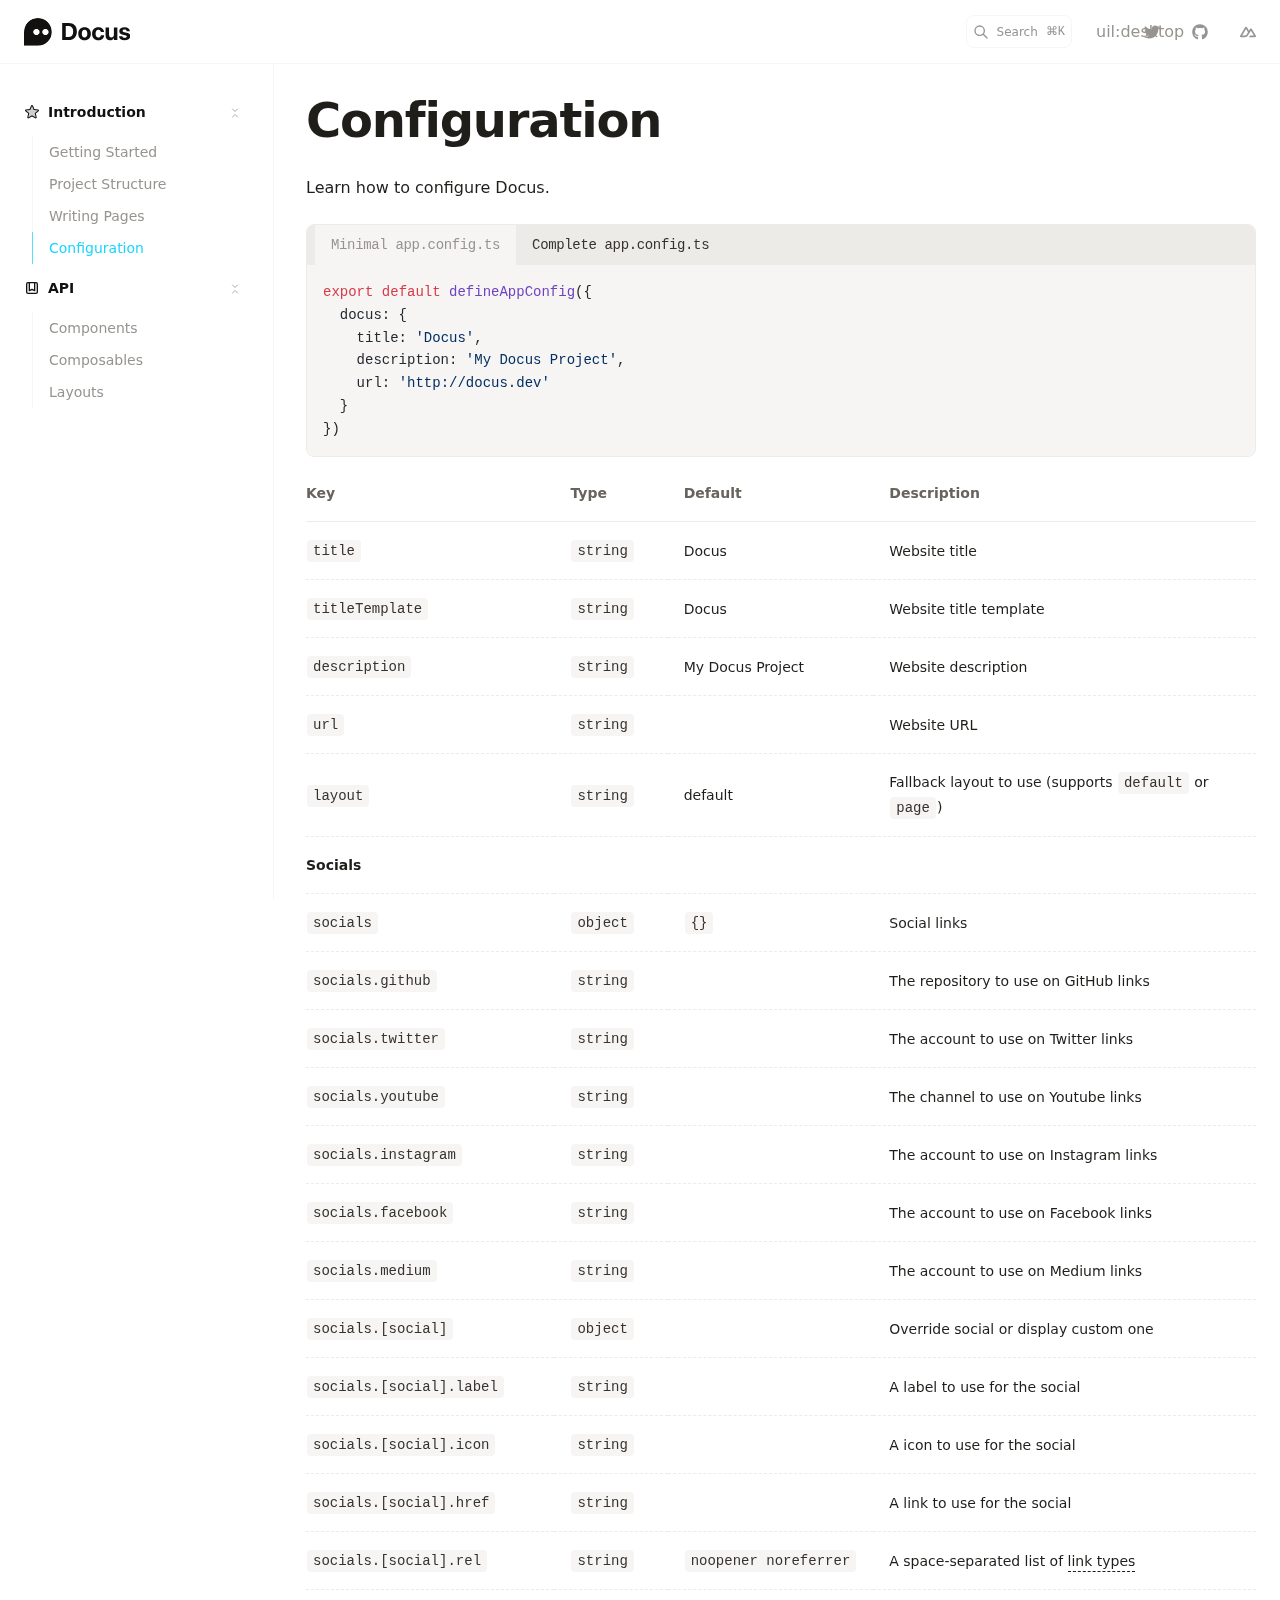
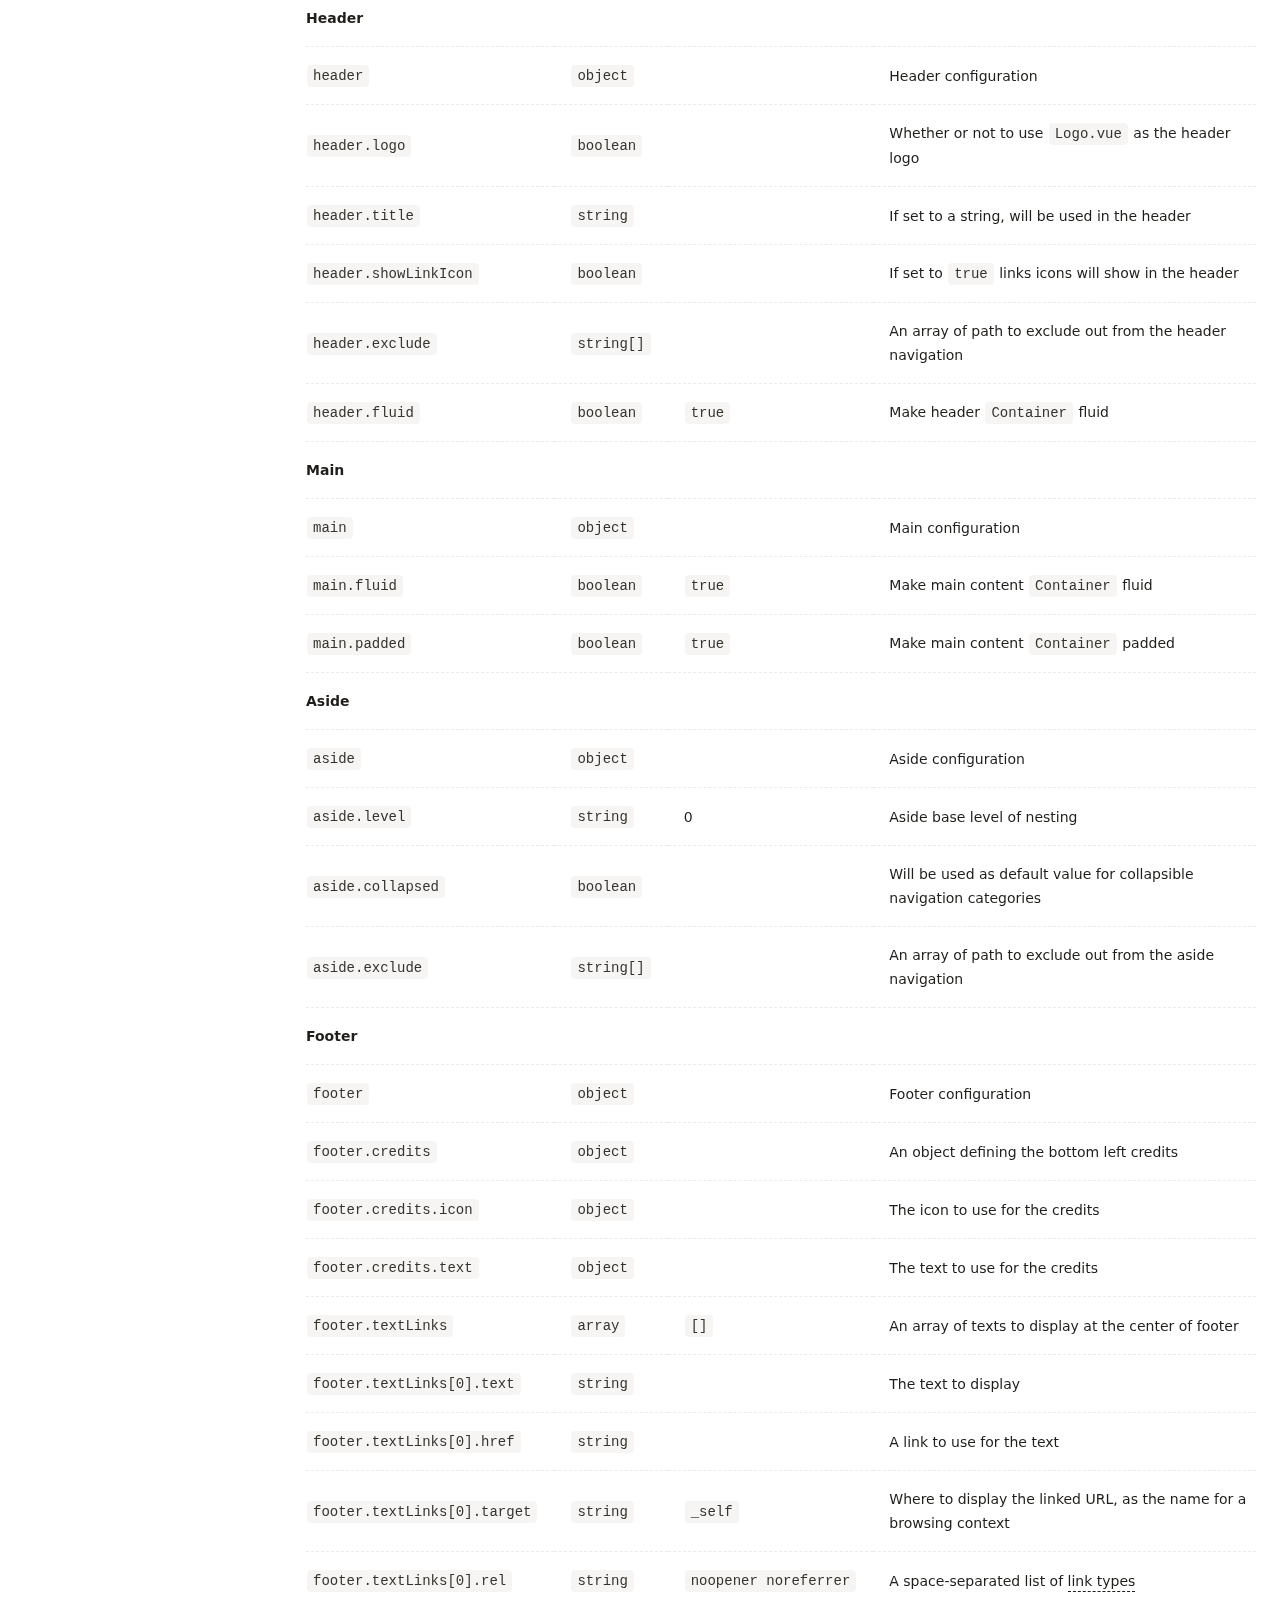
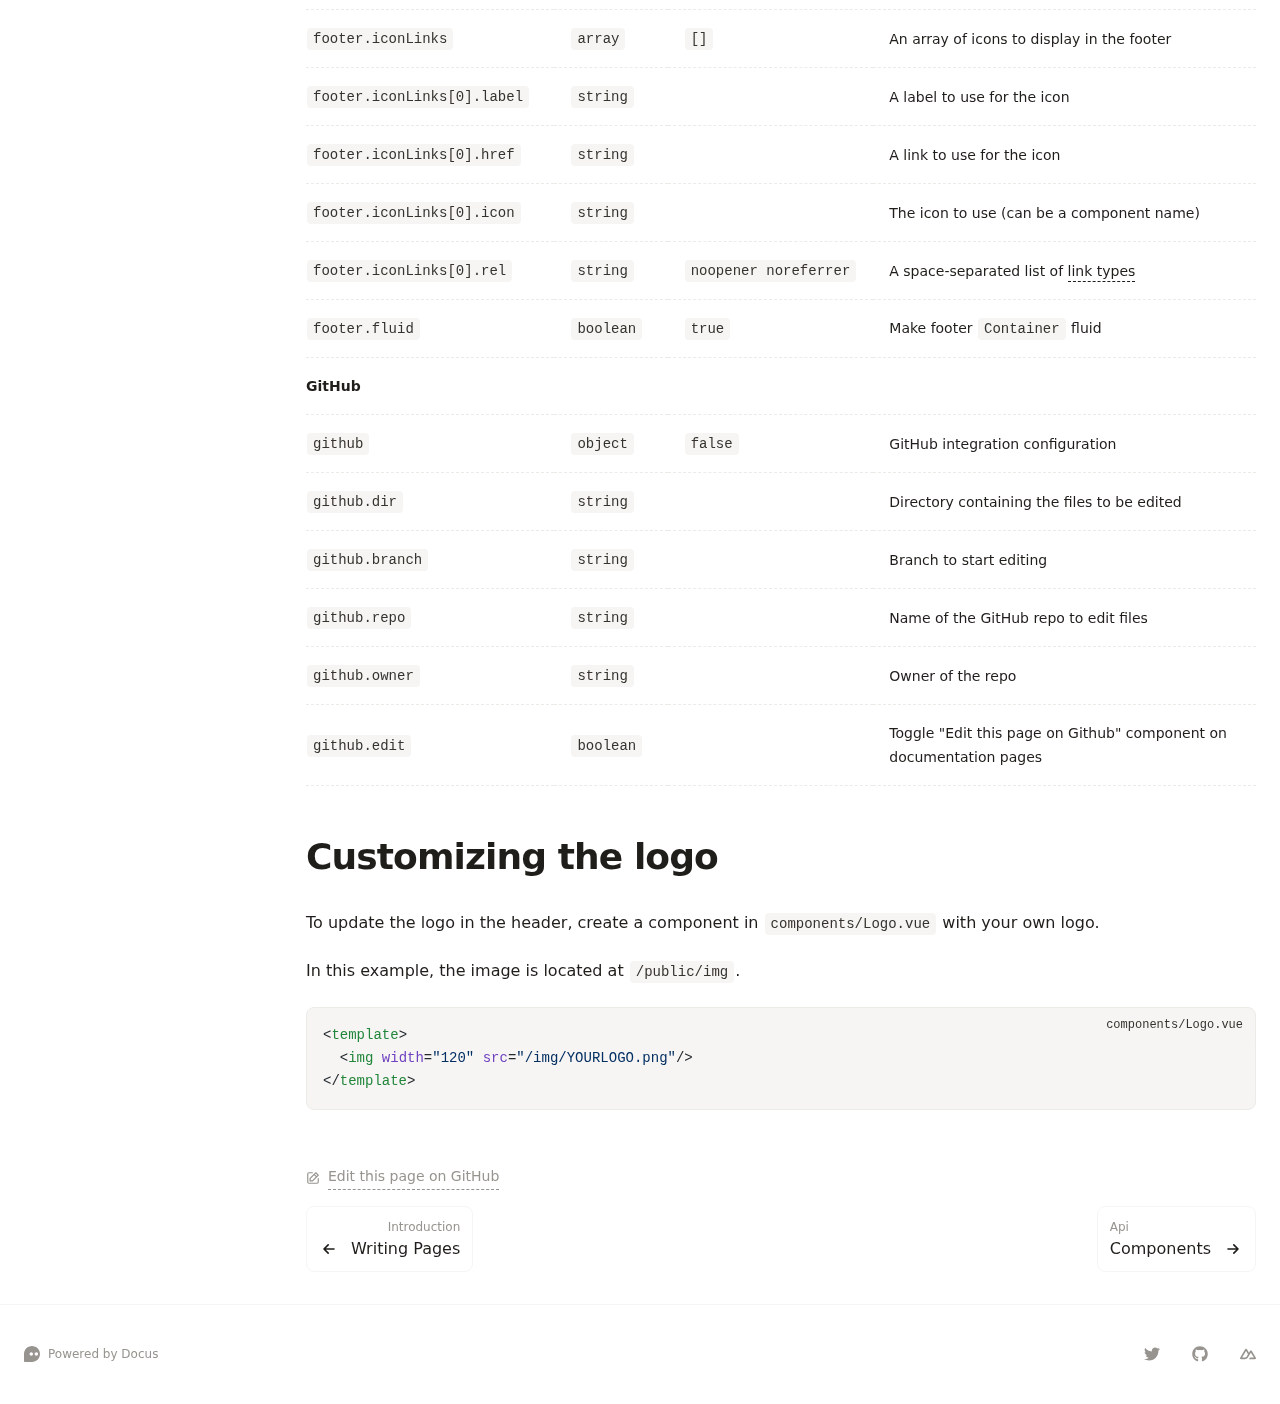
<file: introduction/configuration/index.html>
<!DOCTYPE html>
<html lang="en">
<head><meta charset="utf-8">
<title>Configuration · Docus</title>
<meta name="viewport" content="width=device-width, initial-scale=1">
<meta name="twitter:card" content="summary_large_image">
<meta property="og:image" content="https://user-images.githubusercontent.com/904724/185365452-87b7ca7b-6030-4813-a2db-5e65c785bf88.png">
<meta property="og:title" content="Configuration">
<meta name="description" content="Learn how to configure Docus.">
<meta property="og:description" content="Learn how to configure Docus."><link rel="preload" as="fetch" crossorigin="anonymous" href="/introduction/configuration/_payload.json"><style id="pinceau-theme">@media { :root {--pinceau-mq: initial; --docus-search-results-highlight-color: white;--docus-search-results-window-maxHeight: 100%;--docus-search-results-window-maxWidth: 640px;--docus-search-results-window-marginTop: 0;--docus-search-input-borderStyle: solid;--docus-search-input-borderWidth: 1px;--docus-search-backdropFilter: blur(24px);--docus-loadingBar-gradientColorStop3: #0047e1;--docus-loadingBar-gradientColorStop2: #34cdfe;--docus-loadingBar-gradientColorStop1: #00dc82;--docus-loadingBar-height: 3px;--docus-readableLine: 78ch;--docus-footer-height: 145px;--docus-header-height: 64px;--prose-code-inline-padding: 0.2rem 0.375rem 0.2rem 0.375rem;--prose-code-block-backdropFilter: contrast(1);--prose-code-block-border-style: solid;--prose-code-block-border-width: 1px;--prose-tbody-tr-borderBottom-style: dashed;--prose-tbody-tr-borderBottom-width: 1px;--prose-th-textAlign: inherit;--prose-thead-borderBottom-style: solid;--prose-thead-borderBottom-width: 1px;--prose-thead-border-style: solid;--prose-thead-border-width: 0px;--prose-table-textAlign: start;--prose-hr-width: 1px;--prose-hr-style: solid;--prose-li-listStylePosition: outside;--prose-ol-li-markerColor: currentColor;--prose-ol-paddingInlineStart: 21px;--prose-ol-listStyleType: decimal;--prose-ul-li-markerColor: currentColor;--prose-ul-paddingInlineStart: 21px;--prose-ul-listStyleType: disc;--prose-blockquote-border-style: solid;--prose-blockquote-border-width: 4px;--prose-blockquote-quotes: '201C' '201D' '2018' '2019';--prose-blockquote-paddingInlineStart: 24px;--prose-a-code-color-hover: currentColor;--prose-a-code-color-static: currentColor;--prose-a-hasCode-borderBottom: none;--prose-a-border-distance: 2px;--prose-a-border-color-hover: currentColor;--prose-a-border-color-static: currentColor;--prose-a-border-style-hover: solid;--prose-a-border-style-static: dashed;--prose-a-border-width: 1px;--prose-a-color-static: inherit;--prose-a-textDecoration: none;--prose-h6-margin: 3rem 0 2rem;--prose-h5-margin: 3rem 0 2rem;--prose-h4-margin: 3rem 0 2rem;--prose-h3-margin: 3rem 0 2rem;--prose-h2-margin: 3rem 0 2rem;--prose-h1-margin: 0 0 2rem;--typography-lead-loose: 2;--typography-lead-relaxed: 1.625;--typography-lead-normal: 1.5;--typography-lead-snug: 1.375;--typography-lead-tight: 1.25;--typography-lead-none: 1;--typography-lead-10: 2.5rem;--typography-lead-9: 2.25rem;--typography-lead-8: 2rem;--typography-lead-7: 1.75rem;--typography-lead-6: 1.5rem;--typography-lead-5: 1.25rem;--typography-lead-4: 1rem;--typography-lead-3: .75rem;--typography-lead-2: .5rem;--typography-lead-1: .025rem;--typography-fontWeight-black: 900;--typography-fontWeight-extrabold: 800;--typography-fontWeight-bold: 700;--typography-fontWeight-semibold: 600;--typography-fontWeight-medium: 500;--typography-fontWeight-normal: 400;--typography-fontWeight-light: 300;--typography-fontWeight-extralight: 200;--typography-fontWeight-thin: 100;--typography-fontSize-9xl: 128px;--typography-fontSize-8xl: 96px;--typography-fontSize-7xl: 72px;--typography-fontSize-6xl: 60px;--typography-fontSize-5xl: 48px;--typography-fontSize-4xl: 36px;--typography-fontSize-3xl: 30px;--typography-fontSize-2xl: 24px;--typography-fontSize-xl: 20px;--typography-fontSize-lg: 18px;--typography-fontSize-base: 16px;--typography-fontSize-sm: 14px;--typography-fontSize-xs: 12px;--typography-letterSpacing-wide: 0.025em;--typography-letterSpacing-tight: -0.025em;--typography-verticalMargin-base: 24px;--typography-verticalMargin-sm: 16px;--elements-border-secondary-hover: [object Object];--elements-backdrop-background: #fffc;--elements-backdrop-filter: saturate(200%) blur(20px);--elements-container-maxWidth: 80rem;--lead-loose: 2;--lead-relaxed: 1.625;--lead-normal: 1.5;--lead-snug: 1.375;--lead-tight: 1.25;--lead-none: 1;--lead-10: 2.5rem;--lead-9: 2.25rem;--lead-8: 2rem;--lead-7: 1.75rem;--lead-6: 1.5rem;--lead-5: 1.25rem;--lead-4: 1rem;--lead-3: .75rem;--lead-2: .5rem;--lead-1: .025rem;--letterSpacing-widest: 0.1em;--letterSpacing-wider: 0.05em;--letterSpacing-wide: 0.025em;--letterSpacing-normal: 0em;--letterSpacing-tight: -0.025em;--letterSpacing-tighter: -0.05em;--fontSize-9xl: 8rem;--fontSize-8xl: 6rem;--fontSize-7xl: 4.5rem;--fontSize-6xl: 3.75rem;--fontSize-5xl: 3rem;--fontSize-4xl: 2.25rem;--fontSize-3xl: 1.875rem;--fontSize-2xl: 1.5rem;--fontSize-xl: 1.25rem;--fontSize-lg: 1.125rem;--fontSize-base: 1rem;--fontSize-sm: 0.875rem;--fontSize-xs: 0.75rem;--fontWeight-black: 900;--fontWeight-extrabold: 800;--fontWeight-bold: 700;--fontWeight-semibold: 600;--fontWeight-medium: 500;--fontWeight-normal: 400;--fontWeight-light: 300;--fontWeight-extralight: 200;--fontWeight-thin: 100;--font-mono: ui-monospace, SFMono-Regular, Menlo, Monaco, Consolas, Liberation Mono, Courier New, monospace;--font-serif: ui-serif, Georgia, Cambria, Times New Roman, Times, serif;--font-sans: ui-sans-serif, system-ui, -apple-system, BlinkMacSystemFont, Segoe UI, Roboto, Helvetica Neue, Arial, Noto Sans, sans-serif, Apple Color Emoji, Segoe UI Emoji, Segoe UI Symbol, Noto Color Emoji;--opacity-total: 1;--opacity-high: 0.8;--opacity-medium: 0.5;--opacity-soft: 0.3;--opacity-light: 0.15;--opacity-bright: 0.1;--opacity-noOpacity: 0;--borderWidth-lg: 3px;--borderWidth-md: 2px;--borderWidth-sm: 1px;--borderWidth-noBorder: 0;--space-rem-875: 0.875rem;--space-rem-625: 0.625rem;--space-rem-375: 0.375rem;--space-rem-125: 0.125rem;--space-px: 1px;--space-128: 32rem;--space-96: 24rem;--space-80: 20rem;--space-72: 18rem;--space-64: 16rem;--space-60: 15rem;--space-56: 14rem;--space-52: 13rem;--space-48: 12rem;--space-44: 11rem;--space-40: 10rem;--space-36: 9rem;--space-32: 8rem;--space-28: 7rem;--space-24: 6rem;--space-20: 5rem;--space-16: 4rem;--space-14: 3.5rem;--space-12: 3rem;--space-11: 2.75rem;--space-10: 2.5rem;--space-9: 2.25rem;--space-8: 2rem;--space-7: 1.75rem;--space-6: 1.5rem;--space-5: 1.25rem;--space-4: 1rem;--space-3: 0.75rem;--space-2: 0.5rem;--space-1: 0.25rem;--space-0: 0px;--size-full: 100%;--size-7xl: 80rem;--size-6xl: 72rem;--size-5xl: 64rem;--size-4xl: 56rem;--size-3xl: 48rem;--size-2xl: 42rem;--size-xl: 36rem;--size-lg: 32rem;--size-md: 28rem;--size-sm: 24rem;--size-xs: 20rem;--size-200: 200px;--size-104: 104px;--size-80: 80px;--size-64: 64px;--size-56: 56px;--size-48: 48px;--size-40: 40px;--size-32: 32px;--size-24: 24px;--size-20: 20px;--size-16: 16px;--size-12: 12px;--size-8: 8px;--size-6: 6px;--size-4: 4px;--size-2: 2px;--size-0: 0px;--radii-full: 9999px;--radii-3xl: 1.75rem;--radii-2xl: 1.5rem;--radii-xl: 1rem;--radii-lg: 0.75rem;--radii-md: 0.5rem;--radii-sm: 0.375rem;--radii-xs: 0.25rem;--radii-2xs: 0.125rem;--radii-none: 0px;--shadow-none: 0px 0px 0px 0px transparent;--height-screen: 100vh;--width-screen: 100vw;--color-primary-900: #001A1F;--color-primary-800: #00232B;--color-primary-700: #024757;--color-primary-600: #09A0C1;--color-primary-500: #1AD6FF;--color-primary-400: #55E1FF;--color-primary-300: #82E3FF;--color-primary-200: #C5F2FF;--color-primary-100: #DCF7FF;--color-primary-50: #F1FCFF;--color-ruby-900: #380011;--color-ruby-800: #700021;--color-ruby-700: #a90032;--color-ruby-600: #e10043;--color-ruby-500: #ff1a5e;--color-ruby-400: #ff4079;--color-ruby-300: #ff6694;--color-ruby-200: #ff8dae;--color-ruby-100: #ffb3c9;--color-ruby-50: #ffd9e4;--color-pink-900: #380025;--color-pink-800: #70004b;--color-pink-700: #a90070;--color-pink-600: #e10095;--color-pink-500: #ff1ab2;--color-pink-400: #ff40bf;--color-pink-300: #ff66cc;--color-pink-200: #ff8dd8;--color-pink-100: #ffb3e5;--color-pink-50: #ffd9f2;--color-purple-900: #190038;--color-purple-800: #330070;--color-purple-700: #4c00a9;--color-purple-600: #6500e1;--color-purple-500: #811aff;--color-purple-400: #9640ff;--color-purple-300: #ab66ff;--color-purple-200: #c08dff;--color-purple-100: #d5b3ff;--color-purple-50: #ead9ff;--color-royalblue-900: #0b0531;--color-royalblue-800: #160a62;--color-royalblue-700: #211093;--color-royalblue-600: #2c15c4;--color-royalblue-500: #4127e8;--color-royalblue-400: #614bec;--color-royalblue-300: #806ff0;--color-royalblue-200: #a093f3;--color-royalblue-100: #c0b7f7;--color-royalblue-50: #dfdbfb;--color-indigoblue-900: #001238;--color-indigoblue-800: #002370;--color-indigoblue-700: #0035a9;--color-indigoblue-600: #0047e1;--color-indigoblue-500: #1a62ff;--color-indigoblue-400: #407cff;--color-indigoblue-300: #6696ff;--color-indigoblue-200: #8db0ff;--color-indigoblue-100: #b3cbff;--color-indigoblue-50: #d9e5ff;--color-blue-900: #00131D;--color-blue-800: #002235;--color-blue-700: #014267;--color-blue-600: #0069A6;--color-blue-500: #1AADFF;--color-blue-400: #64C7FF;--color-blue-300: #A1DDFF;--color-blue-200: #C6EAFF;--color-blue-100: #DFF3FF;--color-blue-50: #F2FAFF;--color-lightblue-900: #002e38;--color-lightblue-800: #005c70;--color-lightblue-700: #008aa9;--color-lightblue-600: #00b9e1;--color-lightblue-500: #1ad6ff;--color-lightblue-400: #40ddff;--color-lightblue-300: #66e4ff;--color-lightblue-200: #8deaff;--color-lightblue-100: #b3f1ff;--color-lightblue-50: #d9f8ff;--color-teal-900: #062a28;--color-teal-800: #0b544f;--color-teal-700: #117d77;--color-teal-600: #16a79e;--color-teal-500: #1cd1c6;--color-teal-400: #36e4da;--color-teal-300: #5fe9e1;--color-teal-200: #87efe9;--color-teal-100: #aff4f0;--color-teal-50: #d7faf8;--color-pear-900: #2a2b09;--color-pear-800: #545512;--color-pear-700: #7e801b;--color-pear-600: #a8aa24;--color-pear-500: #d0d32f;--color-pear-400: #d8da52;--color-pear-300: #e0e274;--color-pear-200: #e8e997;--color-pear-100: #eff0ba;--color-pear-50: #f7f8dc;--color-red-900: #1C0301;--color-red-800: #340A01;--color-red-700: #701704;--color-red-600: #BB2402;--color-red-500: #FF3B10;--color-red-400: #FF7353;--color-red-300: #FFA692;--color-red-200: #FFDED7;--color-red-100: #FFF3F0;--color-red-50: #FFF9F8;--color-orange-900: #381800;--color-orange-800: #702f00;--color-orange-700: #a94700;--color-orange-600: #e15e00;--color-orange-500: #ff7a1a;--color-orange-400: #ff9040;--color-orange-300: #ffa666;--color-orange-200: #ffbd8d;--color-orange-100: #ffd3b3;--color-orange-50: #ffe9d9;--color-yellow-900: #1B1500;--color-yellow-800: #292100;--color-yellow-700: #614E02;--color-yellow-600: #CBA408;--color-yellow-500: #FBCA05;--color-yellow-400: #FFDC4E;--color-yellow-300: #FFE372;--color-yellow-200: #FFF0B1;--color-yellow-100: #FFF6D3;--color-yellow-50: #FFFCEE;--color-green-900: #00190F;--color-green-800: #002817;--color-green-700: #006037;--color-green-600: #00B467;--color-green-500: #0DD885;--color-green-400: #3CEEA5;--color-green-300: #86FBCB;--color-green-200: #C3FFE6;--color-green-100: #DEFFF1;--color-green-50: #ECFFF7;--color-gray-900: #121110;--color-gray-800: #201E1B;--color-gray-700: #36332E;--color-gray-600: #67635D;--color-gray-500: #97948F;--color-gray-400: #ADA9A4;--color-gray-300: #DBD9D3;--color-gray-200: #ECEBE8;--color-gray-100: #F6F5F4;--color-gray-50: #FBFBFB;--color-black: #0B0A0A;--color-white: #ffffff;--media-portrait: only screen and (orientation: portrait);--media-landscape: only screen and (orientation: landscape);--media-rm: (prefers-reduced-motion: reduce);--media-2xl: (min-width: 1536px);--media-xl: (min-width: 1280px);--media-lg: (min-width: 1024px);--media-md: (min-width: 768px);--media-sm: (min-width: 640px);--media-xs: (min-width: 475px);--docus-search-results-highlight-backgroundColor: var(--color-primary-500);--docus-search-results-selected-backgroundColor: var(--color-gray-300);--docus-search-results-window-borderRadius: none;--docus-search-results-window-marginX: 0;--docus-search-input-backgroundColor: var(--color-gray-200);--docus-search-input-padding: var(--space-2) var(--space-4);--docus-search-input-gap: var(--space-2);--docus-search-input-fontSize: var(--fontSize-sm);--docus-search-input-borderColor: var(--color-gray-200);--docus-search-input-borderRadius: var(--radii-2xs);--docus-footer-padding: var(--space-4) 0;--docus-header-title-color-hover: var(--color-primary-500);--docus-header-title-color-static: var(--color-gray-900);--docus-header-title-fontWeight: var(--fontWeight-bold);--docus-header-title-fontSize: var(--fontSize-2xl);--docus-header-logo-height: var(--space-6);--docus-body-fontFamily: var(--font-sans);--docus-body-color: var(--color-gray-800);--docus-body-backgroundColor: var(--color-white);--prose-code-inline-fontWeight: var(--typography-fontWeight-normal);--prose-code-inline-fontSize: var(--typography-fontSize-sm);--prose-code-inline-borderRadius: var(--radii-xs);--prose-code-block-pre-padding: var(--typography-verticalMargin-sm);--prose-code-block-margin: var(--typography-verticalMargin-base) 0;--prose-code-block-fontSize: var(--typography-fontSize-sm);--prose-tbody-code-inline-fontSize: var(--typography-fontSize-sm);--prose-tbody-td-padding: var(--typography-verticalMargin-sm);--prose-th-fontWeight: var(--typography-fontWeight-semibold);--prose-th-padding: 0 var(--typography-verticalMargin-sm) var(--typography-verticalMargin-sm) var(--typography-verticalMargin-sm);--prose-table-lineHeight: var(--typography-lead-6);--prose-table-fontSize: var(--typography-fontSize-sm);--prose-table-margin: var(--typography-verticalMargin-base) 0;--prose-hr-margin: var(--typography-verticalMargin-base) 0;--prose-li-margin: var(--typography-verticalMargin-sm) 0;--prose-ol-margin: var(--typography-verticalMargin-base) 0;--prose-ul-margin: var(--typography-verticalMargin-base) 0;--prose-blockquote-margin: var(--typography-verticalMargin-base) 0;--prose-a-code-border-style: var(--prose-a-border-style-static);--prose-a-code-border-width: var(--prose-a-border-width);--prose-a-fontWeight: var(--typography-fontWeight-medium);--prose-img-margin: var(--typography-verticalMargin-base) 0;--prose-strong-fontWeight: var(--typography-fontWeight-semibold);--prose-h6-iconSize: var(--typography-fontSize-base);--prose-h6-fontWeight: var(--typography-fontWeight-semibold);--prose-h6-lineHeight: var(--typography-lead-normal);--prose-h6-fontSize: var(--typography-fontSize-lg);--prose-h5-iconSize: var(--typography-fontSize-lg);--prose-h5-fontWeight: var(--typography-fontWeight-semibold);--prose-h5-lineHeight: var(--typography-lead-snug);--prose-h5-fontSize: var(--typography-fontSize-xl);--prose-h4-iconSize: var(--typography-fontSize-lg);--prose-h4-letterSpacing: var(--typography-letterSpacing-tight);--prose-h4-fontWeight: var(--typography-fontWeight-semibold);--prose-h4-lineHeight: var(--typography-lead-snug);--prose-h4-fontSize: var(--typography-fontSize-2xl);--prose-h3-iconSize: var(--typography-fontSize-xl);--prose-h3-letterSpacing: var(--typography-letterSpacing-tight);--prose-h3-fontWeight: var(--typography-fontWeight-semibold);--prose-h3-lineHeight: var(--typography-lead-snug);--prose-h3-fontSize: var(--typography-fontSize-3xl);--prose-h2-iconSize: var(--typography-fontSize-2xl);--prose-h2-letterSpacing: var(--typography-letterSpacing-tight);--prose-h2-fontWeight: var(--typography-fontWeight-semibold);--prose-h2-lineHeight: var(--typography-lead-tight);--prose-h2-fontSize: var(--typography-fontSize-4xl);--prose-h1-iconSize: var(--typography-fontSize-3xl);--prose-h1-letterSpacing: var(--typography-letterSpacing-tight);--prose-h1-fontWeight: var(--typography-fontWeight-bold);--prose-h1-lineHeight: var(--typography-lead-tight);--prose-h1-fontSize: var(--typography-fontSize-5xl);--prose-p-br-margin: var(--typography-verticalMargin-base) 0 0 0;--prose-p-margin: var(--typography-verticalMargin-base) 0;--prose-p-lineHeight: var(--typography-lead-normal);--prose-p-fontSize: var(--typography-fontSize-base);--typography-color-secondary-900: var(--color-gray-900);--typography-color-secondary-800: var(--color-gray-800);--typography-color-secondary-700: var(--color-gray-700);--typography-color-secondary-600: var(--color-gray-600);--typography-color-secondary-500: var(--color-gray-500);--typography-color-secondary-400: var(--color-gray-400);--typography-color-secondary-300: var(--color-gray-300);--typography-color-secondary-200: var(--color-gray-200);--typography-color-secondary-100: var(--color-gray-100);--typography-color-secondary-50: var(--color-gray-50);--typography-color-primary-900: var(--color-primary-900);--typography-color-primary-800: var(--color-primary-800);--typography-color-primary-700: var(--color-primary-700);--typography-color-primary-600: var(--color-primary-600);--typography-color-primary-500: var(--color-primary-500);--typography-color-primary-400: var(--color-primary-400);--typography-color-primary-300: var(--color-primary-300);--typography-color-primary-200: var(--color-primary-200);--typography-color-primary-100: var(--color-primary-100);--typography-color-primary-50: var(--color-primary-50);--typography-font-code: var(--font-mono);--typography-font-body: var(--font-sans);--typography-font-display: var(--font-sans);--typography-body-backgroundColor: var(--color-white);--typography-body-color: var(--color-black);--elements-state-danger-borderColor-secondary: var(--color-red-200);--elements-state-danger-borderColor-primary: var(--color-red-100);--elements-state-danger-backgroundColor-secondary: var(--color-red-100);--elements-state-danger-backgroundColor-primary: var(--color-red-50);--elements-state-danger-color-secondary: var(--color-red-600);--elements-state-danger-color-primary: var(--color-red-500);--elements-state-warning-borderColor-secondary: var(--color-yellow-200);--elements-state-warning-borderColor-primary: var(--color-yellow-100);--elements-state-warning-backgroundColor-secondary: var(--color-yellow-100);--elements-state-warning-backgroundColor-primary: var(--color-yellow-50);--elements-state-warning-color-secondary: var(--color-yellow-700);--elements-state-warning-color-primary: var(--color-yellow-600);--elements-state-success-borderColor-secondary: var(--color-green-200);--elements-state-success-borderColor-primary: var(--color-green-100);--elements-state-success-backgroundColor-secondary: var(--color-green-100);--elements-state-success-backgroundColor-primary: var(--color-green-50);--elements-state-success-color-secondary: var(--color-green-600);--elements-state-success-color-primary: var(--color-green-500);--elements-state-info-borderColor-secondary: var(--color-blue-200);--elements-state-info-borderColor-primary: var(--color-blue-100);--elements-state-info-backgroundColor-secondary: var(--color-blue-100);--elements-state-info-backgroundColor-primary: var(--color-blue-50);--elements-state-info-color-secondary: var(--color-blue-600);--elements-state-info-color-primary: var(--color-blue-500);--elements-state-primary-borderColor-secondary: var(--color-primary-200);--elements-state-primary-borderColor-primary: var(--color-primary-100);--elements-state-primary-backgroundColor-secondary: var(--color-primary-100);--elements-state-primary-backgroundColor-primary: var(--color-primary-50);--elements-state-primary-color-secondary: var(--color-primary-700);--elements-state-primary-color-primary: var(--color-primary-600);--elements-surface-secondary-backgroundColor: var(--color-gray-200);--elements-surface-primary-backgroundColor: var(--color-gray-100);--elements-surface-background-base: var(--color-gray-100);--elements-border-secondary-static: var(--color-gray-200);--elements-border-primary-hover: var(--color-gray-200);--elements-border-primary-static: var(--color-gray-100);--elements-container-padding-md: var(--space-6);--elements-container-padding-sm: var(--space-6);--elements-container-padding-xs: var(--space-4);--elements-container-padding-mobile: var(--space-4);--elements-text-secondary-color-hover: var(--color-gray-700);--elements-text-secondary-color-static: var(--color-gray-500);--elements-text-primary-color-static: var(--color-gray-900);--text-6xl-lineHeight: var(--lead-none);--text-6xl-fontSize: var(--fontSize-6xl);--text-5xl-lineHeight: var(--lead-none);--text-5xl-fontSize: var(--fontSize-5xl);--text-4xl-lineHeight: var(--lead-10);--text-4xl-fontSize: var(--fontSize-4xl);--text-3xl-lineHeight: var(--lead-9);--text-3xl-fontSize: var(--fontSize-3xl);--text-2xl-lineHeight: var(--lead-8);--text-2xl-fontSize: var(--fontSize-2xl);--text-xl-lineHeight: var(--lead-7);--text-xl-fontSize: var(--fontSize-xl);--text-lg-lineHeight: var(--lead-7);--text-lg-fontSize: var(--fontSize-lg);--text-base-lineHeight: var(--lead-6);--text-base-fontSize: var(--fontSize-base);--text-sm-lineHeight: var(--lead-5);--text-sm-fontSize: var(--fontSize-sm);--text-xs-lineHeight: var(--lead-4);--text-xs-fontSize: var(--fontSize-xs);--color-shadow: var(--color-gray-400);--color-secondary-900: var(--color-gray-900);--color-secondary-800: var(--color-gray-800);--color-secondary-700: var(--color-gray-700);--color-secondary-600: var(--color-gray-600);--color-secondary-500: var(--color-gray-500);--color-secondary-400: var(--color-gray-400);--color-secondary-300: var(--color-gray-300);--color-secondary-200: var(--color-gray-200);--color-secondary-100: var(--color-gray-100);--color-secondary-50: var(--color-gray-50);--prose-code-inline-backgroundColor: var(--typography-color-secondary-100);--prose-code-inline-color: var(--typography-color-secondary-700);--prose-code-block-backgroundColor: var(--typography-color-secondary-100);--prose-code-block-color: var(--typography-color-secondary-700);--prose-code-block-border-color: var(--typography-color-secondary-200);--prose-tbody-tr-borderBottom-color: var(--typography-color-secondary-200);--prose-th-color: var(--typography-color-secondary-600);--prose-thead-borderBottom-color: var(--typography-color-secondary-200);--prose-thead-border-color: var(--typography-color-secondary-300);--prose-hr-color: var(--typography-color-secondary-200);--prose-blockquote-border-color: var(--typography-color-secondary-200);--prose-blockquote-color: var(--typography-color-secondary-500);--prose-a-code-background-hover: var(--typography-color-primary-50);--prose-a-code-border-color-hover: var(--typography-color-primary-500);--prose-a-code-border-color-static: var(--typography-color-secondary-400);--prose-a-color-hover: var(--typography-color-primary-500);--shadow-2xl: 0px 25px 50px -12px var(--color-shadow);--shadow-xl: 0px 20px 25px -5px var(--color-shadow), 0px 8px 10px -6px var(--color-shadow);--shadow-lg: 0px 10px 15px -3px var(--color-shadow), 0px 4px 6px -4px var(--color-shadow);--shadow-md: 0px 4px 6px -1px var(--color-shadow), 0px 2px 4px -2px var(--color-shadow);--shadow-sm: 0px 1px 3px 0px var(--color-shadow), 0px 1px 2px -1px var(--color-shadow);--shadow-xs: 0px 1px 2px 0px var(--color-shadow); } }@media { :root.dark {--pinceau-mq: dark; --prose-code-block-backdropFilter: contrast(1);--prose-ol-li-markerColor: currentColor;--prose-ul-li-markerColor: currentColor;--prose-a-code-color-hover: currentColor;--prose-a-code-color-static: currentColor;--prose-a-border-color-hover: currentColor;--prose-a-border-color-static: currentColor;--prose-a-color-static: inherit;--elements-backdrop-background: #0c0d0ccc;--docus-search-results-selected-backgroundColor: var(--color-gray-700);--docus-search-input-backgroundColor: var(--color-gray-800);--docus-search-input-borderColor: transparent;--docus-header-title-color-static: var(--color-gray-100);--docus-body-color: var(--color-gray-200);--docus-body-backgroundColor: var(--color-black);--typography-body-backgroundColor: var(--color-black);--typography-body-color: var(--color-white);--elements-state-danger-borderColor-secondary: var(--color-red-700);--elements-state-danger-borderColor-primary: var(--color-red-800);--elements-state-danger-backgroundColor-secondary: var(--color-red-800);--elements-state-danger-backgroundColor-primary: var(--color-red-900);--elements-state-danger-color-secondary: var(--color-red-200);--elements-state-danger-color-primary: var(--color-red-300);--elements-state-warning-borderColor-secondary: var(--color-yellow-700);--elements-state-warning-borderColor-primary: var(--color-yellow-800);--elements-state-warning-backgroundColor-secondary: var(--color-yellow-800);--elements-state-warning-backgroundColor-primary: var(--color-yellow-900);--elements-state-warning-color-secondary: var(--color-yellow-200);--elements-state-warning-color-primary: var(--color-yellow-400);--elements-state-success-borderColor-secondary: var(--color-green-700);--elements-state-success-borderColor-primary: var(--color-green-800);--elements-state-success-backgroundColor-secondary: var(--color-green-800);--elements-state-success-backgroundColor-primary: var(--color-green-900);--elements-state-success-color-secondary: var(--color-green-200);--elements-state-success-color-primary: var(--color-green-400);--elements-state-info-borderColor-secondary: var(--color-blue-700);--elements-state-info-borderColor-primary: var(--color-blue-800);--elements-state-info-backgroundColor-secondary: var(--color-blue-800);--elements-state-info-backgroundColor-primary: var(--color-blue-900);--elements-state-info-color-secondary: var(--color-blue-200);--elements-state-info-color-primary: var(--color-blue-400);--elements-state-primary-borderColor-secondary: var(--color-primary-700);--elements-state-primary-borderColor-primary: var(--color-primary-800);--elements-state-primary-backgroundColor-secondary: var(--color-primary-800);--elements-state-primary-backgroundColor-primary: var(--color-primary-900);--elements-state-primary-color-secondary: var(--color-primary-200);--elements-state-primary-color-primary: var(--color-primary-400);--elements-surface-secondary-backgroundColor: var(--color-gray-800);--elements-surface-primary-backgroundColor: var(--color-gray-900);--elements-surface-background-base: var(--color-gray-900);--elements-border-secondary-static: var(--color-gray-800);--elements-border-primary-hover: var(--color-gray-800);--elements-border-primary-static: var(--color-gray-900);--elements-text-secondary-color-hover: var(--color-gray-200);--elements-text-secondary-color-static: var(--color-gray-400);--elements-text-primary-color-static: var(--color-gray-50);--color-shadow: var(--color-gray-800);--prose-code-inline-backgroundColor: var(--typography-color-secondary-800);--prose-code-inline-color: var(--typography-color-secondary-200);--prose-code-block-backgroundColor: var(--typography-color-secondary-900);--prose-code-block-color: var(--typography-color-secondary-200);--prose-code-block-border-color: var(--typography-color-secondary-800);--prose-tbody-tr-borderBottom-color: var(--typography-color-secondary-800);--prose-th-color: var(--typography-color-secondary-400);--prose-thead-borderBottom-color: var(--typography-color-secondary-800);--prose-thead-border-color: var(--typography-color-secondary-600);--prose-hr-color: var(--typography-color-secondary-800);--prose-blockquote-border-color: var(--typography-color-secondary-700);--prose-blockquote-color: var(--typography-color-secondary-400);--prose-a-code-background-hover: var(--typography-color-primary-900);--prose-a-code-border-color-hover: var(--typography-color-primary-600);--prose-a-code-border-color-static: var(--typography-color-secondary-600);--prose-a-color-hover: var(--typography-color-primary-400); } }@media (min-width: 640px) { :root {--pinceau-mq: sm; --docus-search-results-window-maxHeight: 320px;--docus-search-results-window-marginTop: 20vh;--docus-footer-height: 100px;--docus-search-results-window-borderRadius: var(--radii-xs);--docus-search-results-window-marginX: var(--space-4);--docus-header-logo-height: var(--space-7); } }</style><style id="pinceau-runtime-hydratable">@media{.phy[--]{--puid:Vi6Dom-v;}.pv-mHknUX{padding-left:var(--elements-container-padding-mobile);padding-right:var(--elements-container-padding-mobile);}@media (min-width: 475px){.pv-mHknUX{padding-left:var(--elements-container-padding-xs);padding-right:var(--elements-container-padding-xs);}}@media (min-width: 640px){.pv-mHknUX{padding-left:var(--elements-container-padding-sm);padding-right:var(--elements-container-padding-sm);}}@media (min-width: 768px){.pv-mHknUX{padding-left:var(--elements-container-padding-md);padding-right:var(--elements-container-padding-md);}}} @media{.phy[--]{--puid:ns97U_-v;}.pv-aB7sEd{max-width:var(--elements-container-maxWidth);padding-left:var(--elements-container-padding-mobile);padding-right:var(--elements-container-padding-mobile);}@media (min-width: 475px){.pv-aB7sEd{padding-left:var(--elements-container-padding-xs);padding-right:var(--elements-container-padding-xs);}}@media (min-width: 640px){.pv-aB7sEd{padding-left:var(--elements-container-padding-sm);padding-right:var(--elements-container-padding-sm);}}@media (min-width: 768px){.pv-aB7sEd{padding-left:var(--elements-container-padding-md);padding-right:var(--elements-container-padding-md);}}} </style><link rel="modulepreload" as="script" crossorigin href="/_nuxt/entry.178d0a26.js"><link rel="preload" as="style" href="/_nuxt/entry.bab22983.css"><link rel="modulepreload" as="script" crossorigin href="/_nuxt/document-driven.6f8738bc.js"><link rel="modulepreload" as="script" crossorigin href="/_nuxt/DocumentDrivenEmpty.869125b0.js"><link rel="modulepreload" as="script" crossorigin href="/_nuxt/ContentRenderer.578c4f1e.js"><link rel="modulepreload" as="script" crossorigin href="/_nuxt/ContentRendererMarkdown.2ace42a8.js"><link rel="modulepreload" as="script" crossorigin href="/_nuxt/DocumentDrivenNotFound.1c550ee1.js"><link rel="preload" as="style" href="/_nuxt/DocumentDrivenNotFound.a51e983d.css"><link rel="modulepreload" as="script" crossorigin href="/_nuxt/ButtonLink.fd66c0d9.js"><link rel="preload" as="style" href="/_nuxt/ButtonLink.f1bba381.css"><link rel="modulepreload" as="script" crossorigin href="/_nuxt/ContentSlot.f2cd4838.js"><link rel="modulepreload" as="script" crossorigin href="/_nuxt/IconDocus.c2fd425f.js"><link rel="modulepreload" as="script" crossorigin href="/_nuxt/default.c251ea3e.js"><link rel="modulepreload" as="script" crossorigin href="/_nuxt/DocsPageLayout.c1d61e51.js"><link rel="preload" as="style" href="/_nuxt/DocsPageLayout.02dc181a.css"><link rel="modulepreload" as="script" crossorigin href="/_nuxt/DocsAside.dac6eeb8.js"><link rel="preload" as="style" href="/_nuxt/DocsAside.2fb09fdf.css"><link rel="modulepreload" as="script" crossorigin href="/_nuxt/ProseCodeInline.037be5e3.js"><link rel="preload" as="style" href="/_nuxt/ProseCodeInline.873c7ac7.css"><link rel="modulepreload" as="script" crossorigin href="/_nuxt/Alert.2599f928.js"><link rel="preload" as="style" href="/_nuxt/Alert.dcca94b5.css"><link rel="modulepreload" as="script" crossorigin href="/_nuxt/DocsPageBottom.57c3a04f.js"><link rel="preload" as="style" href="/_nuxt/DocsPageBottom.8ccfb11a.css"><link rel="modulepreload" as="script" crossorigin href="/_nuxt/ProseA.42928d23.js"><link rel="preload" as="style" href="/_nuxt/ProseA.baee409d.css"><link rel="modulepreload" as="script" crossorigin href="/_nuxt/EditOnLink.vue.d74b481c.js"><link rel="modulepreload" as="script" crossorigin href="/_nuxt/DocsPrevNext.83edbaba.js"><link rel="preload" as="style" href="/_nuxt/DocsPrevNext.1afb9bff.css"><link rel="modulepreload" as="script" crossorigin href="/_nuxt/DocsToc.9a7dd47a.js"><link rel="preload" as="style" href="/_nuxt/DocsToc.3b297d9e.css"><link rel="modulepreload" as="script" crossorigin href="/_nuxt/DocsTocLinks.a5b8344f.js"><link rel="preload" as="style" href="/_nuxt/DocsTocLinks.40154331.css"><link rel="modulepreload" as="script" crossorigin href="/_nuxt/EditOnLink.5bb5f2e7.js"><link rel="modulepreload" as="script" crossorigin href="/_nuxt/ProseH1.ea2908cc.js"><link rel="preload" as="style" href="/_nuxt/ProseH1.6d63403c.css"><link rel="modulepreload" as="script" crossorigin href="/_nuxt/ProseP.9429d68e.js"><link rel="preload" as="style" href="/_nuxt/ProseP.b99f89cd.css"><link rel="modulepreload" as="script" crossorigin href="/_nuxt/CodeGroup.38592163.js"><link rel="preload" as="style" href="/_nuxt/CodeGroup.890662e9.css"><link rel="modulepreload" as="script" crossorigin href="/_nuxt/TabsHeader.e8eaf7d1.js"><link rel="preload" as="style" href="/_nuxt/TabsHeader.f1dd239e.css"><link rel="modulepreload" as="script" crossorigin href="/_nuxt/ProseCode.14de0dc1.js"><link rel="preload" as="style" href="/_nuxt/ProseCode.585625f1.css"><link rel="modulepreload" as="script" crossorigin href="/_nuxt/ProseTable.aac4e5fb.js"><link rel="preload" as="style" href="/_nuxt/ProseTable.d34ed667.css"><link rel="modulepreload" as="script" crossorigin href="/_nuxt/ProseThead.7953f539.js"><link rel="preload" as="style" href="/_nuxt/ProseThead.01a5506b.css"><link rel="modulepreload" as="script" crossorigin href="/_nuxt/ProseTr.03676965.js"><link rel="preload" as="style" href="/_nuxt/ProseTr.a14ca635.css"><link rel="modulepreload" as="script" crossorigin href="/_nuxt/ProseTh.2317a3d1.js"><link rel="preload" as="style" href="/_nuxt/ProseTh.f6b542b5.css"><link rel="modulepreload" as="script" crossorigin href="/_nuxt/ProseStrong.21662a92.js"><link rel="preload" as="style" href="/_nuxt/ProseStrong.b01d4b3b.css"><link rel="modulepreload" as="script" crossorigin href="/_nuxt/ProseTbody.de05936d.js"><link rel="modulepreload" as="script" crossorigin href="/_nuxt/ProseTd.ef296cb0.js"><link rel="preload" as="style" href="/_nuxt/ProseTd.0e1894f1.css"><link rel="modulepreload" as="script" crossorigin href="/_nuxt/ProseH2.25b3ca55.js"><link rel="preload" as="style" href="/_nuxt/ProseH2.3a63b076.css"><link rel="prefetch" as="style" href="/_nuxt/page.2a2c3179.css"><link rel="prefetch" as="script" crossorigin href="/_nuxt/page.c77bd445.js"><link rel="prefetch" as="script" crossorigin href="/_nuxt/client-db.b5e4b6a7.js"><link rel="prefetch" as="script" crossorigin href="/_nuxt/debug.0d54d2e9.js"><link rel="prefetch" as="style" href="/_nuxt/useStudio.a92b5f33.css"><link rel="prefetch" as="script" crossorigin href="/_nuxt/useStudio.3b1b8a16.js"><link rel="prefetch" as="style" href="/_nuxt/error-404.47a83e66.css"><link rel="prefetch" as="script" crossorigin href="/_nuxt/error-404.0dfcacf7.js"><link rel="prefetch" as="style" href="/_nuxt/error-500.534ab3f3.css"><link rel="prefetch" as="script" crossorigin href="/_nuxt/error-500.8a49c805.js"><link rel="stylesheet" href="/_nuxt/entry.bab22983.css"><link rel="stylesheet" href="/_nuxt/DocumentDrivenNotFound.a51e983d.css"><link rel="stylesheet" href="/_nuxt/ButtonLink.f1bba381.css"><link rel="stylesheet" href="/_nuxt/DocsPageLayout.02dc181a.css"><link rel="stylesheet" href="/_nuxt/DocsAside.2fb09fdf.css"><link rel="stylesheet" href="/_nuxt/ProseCodeInline.873c7ac7.css"><link rel="stylesheet" href="/_nuxt/Alert.dcca94b5.css"><link rel="stylesheet" href="/_nuxt/DocsPageBottom.8ccfb11a.css"><link rel="stylesheet" href="/_nuxt/ProseA.baee409d.css"><link rel="stylesheet" href="/_nuxt/DocsPrevNext.1afb9bff.css"><link rel="stylesheet" href="/_nuxt/DocsToc.3b297d9e.css"><link rel="stylesheet" href="/_nuxt/DocsTocLinks.40154331.css"><link rel="stylesheet" href="/_nuxt/ProseH1.6d63403c.css"><link rel="stylesheet" href="/_nuxt/ProseP.b99f89cd.css"><link rel="stylesheet" href="/_nuxt/CodeGroup.890662e9.css"><link rel="stylesheet" href="/_nuxt/TabsHeader.f1dd239e.css"><link rel="stylesheet" href="/_nuxt/ProseCode.585625f1.css"><link rel="stylesheet" href="/_nuxt/ProseTable.d34ed667.css"><link rel="stylesheet" href="/_nuxt/ProseThead.01a5506b.css"><link rel="stylesheet" href="/_nuxt/ProseTr.a14ca635.css"><link rel="stylesheet" href="/_nuxt/ProseTh.f6b542b5.css"><link rel="stylesheet" href="/_nuxt/ProseStrong.b01d4b3b.css"><link rel="stylesheet" href="/_nuxt/ProseTd.0e1894f1.css"><link rel="stylesheet" href="/_nuxt/ProseH2.3a63b076.css"><script>"use strict";(()=>{const a=window,e=document.documentElement,m=["dark","light"],c=window.localStorage.getItem("nuxt-color-mode")||"system";let n=c==="system"?f():c;const l=e.getAttribute("data-color-mode-forced");l&&(n=l),i(n),a["__NUXT_COLOR_MODE__"]={preference:c,value:n,getColorScheme:f,addColorScheme:i,removeColorScheme:d};function i(o){const t=""+o+"",s="theme";e.classList?e.classList.add(t):e.className+=" "+t,s&&e.setAttribute("data-"+s,o)}function d(o){const t=""+o+"",s="theme";e.classList?e.classList.remove(t):e.className=e.className.replace(new RegExp(t,"g"),""),s&&e.removeAttribute("data-"+s)}function r(o){return a.matchMedia("(prefers-color-scheme"+o+")")}function f(){if(a.matchMedia&&r("").media!=="not all"){for(const o of m)if(r(":"+o).matches)return o}return"light"}})();
</script></head>
<body ><!----><!--teleport anchor--><!----><!--teleport anchor--><div id="__nuxt"><div class="app-layout" data-v-7e369344><div class="nuxt-progress" style="width:0%;opacity:0;background-size:Infinity% auto;" data-v-7e369344></div><header class="has-dialog" data-v-7e369344 data-v-3289ea1f><div class="container pv-mHknUX pc-Vi6Dom" data-v-3289ea1f data-v-6d327d86><!--[--><div class="section left" data-v-3289ea1f><!--[--><button aria-label="Menu" data-v-7f4712f7><svg xmlns="http://www.w3.org/2000/svg" xmlns:xlink="http://www.w3.org/1999/xlink" role="img" class="icon" data-v-7f4712f7 style="" width="1em" height="1em" viewBox="0 0 24 24" data-v-121c6e7d><path fill="none" stroke="currentColor" stroke-linecap="round" stroke-linejoin="round" stroke-width="2" d="M4 6h16M4 12h16M4 18h16"/></svg></button><!--teleport start--><!--teleport end--><!--]--><a href="/" class="navbar-logo" aria-label="Docus" data-v-3289ea1f data-v-43c2ee78><span class="logo" data-v-43c2ee78><svg viewbox="0 0 167 44" fill="none" xmlns="http://www.w3.org/2000/svg" data-v-43c2ee78 data-v-55bd2b22><path d="M60 34.5945H70.2569C78.3172 34.5945 83.064 29.6369 83.064 21.1959V21.159C83.064 12.7365 78.2986 8 70.2569 8H60V34.5945ZM65.6217 29.987V12.5891H69.5867C74.5197 12.5891 77.3306 15.63 77.3306 21.1775V21.2143C77.3306 26.9645 74.6128 29.987 69.5867 29.987H65.6217Z" fill="currentColor" data-v-55bd2b22></path><path d="M95.1966 35C101.228 35 105.081 31.1666 105.081 24.716V24.6792C105.081 18.284 101.153 14.4321 95.178 14.4321C89.2211 14.4321 85.312 18.3208 85.312 24.6792V24.716C85.312 31.1481 89.1281 35 95.1966 35ZM95.2152 30.7795C92.5346 30.7795 90.8407 28.5863 90.8407 24.716V24.6792C90.8407 20.8642 92.5532 18.6526 95.178 18.6526C97.8213 18.6526 99.5525 20.8642 99.5525 24.6792V24.716C99.5525 28.5679 97.8585 30.7795 95.2152 30.7795Z" fill="currentColor" data-v-55bd2b22></path><path d="M116.823 35C122.147 35 125.59 31.7195 125.851 27.4068V27.2962H120.788L120.769 27.4621C120.397 29.4526 119.038 30.7795 116.86 30.7795C114.179 30.7795 112.504 28.5863 112.504 24.716V24.6976C112.504 20.9195 114.179 18.6526 116.841 18.6526C119.094 18.6526 120.415 20.0901 120.751 21.97L120.788 22.1358H125.832V22.0068C125.628 17.7311 122.184 14.4321 116.767 14.4321C110.792 14.4321 106.975 18.3577 106.975 24.6792V24.6976C106.975 31.0744 110.736 35 116.823 35Z" fill="currentColor" data-v-55bd2b22></path><path d="M135.08 35C138.095 35 140.143 33.5993 141.167 31.3324H141.278V34.5945H146.714V14.8375H141.278V26.1904C141.278 28.7706 139.733 30.5399 137.295 30.5399C134.856 30.5399 133.628 29.0471 133.628 26.4669V14.8375H128.192V27.5911C128.192 32.2171 130.687 35 135.08 35Z" fill="currentColor" data-v-55bd2b22></path><path d="M158.27 35C163.407 35 167 32.4567 167 28.5863V28.5679C167 25.656 165.287 24.0341 161.118 23.1679L157.73 22.4491C155.719 22.0253 155.031 21.3618 155.031 20.3481V20.3297C155.031 19.058 156.203 18.2287 158.083 18.2287C160.094 18.2287 161.267 19.2976 161.453 20.7167L161.471 20.8642H166.479V20.6799C166.348 17.215 163.389 14.4321 158.083 14.4321C153.001 14.4321 149.725 16.8648 149.725 20.6246V20.643C149.725 23.5918 151.68 25.5085 155.552 26.3195L158.94 27.0198C160.894 27.4437 161.564 28.0519 161.564 29.1024V29.1208C161.564 30.3925 160.317 31.185 158.27 31.185C156.092 31.185 154.919 30.2819 154.565 28.7338L154.528 28.5679H149.223L149.241 28.7338C149.669 32.4751 152.741 35 158.27 35Z" fill="currentColor" data-v-55bd2b22></path><mask id="mask0_109_36" style="mask-type:alpha;" maskUnits="userSpaceOnUse" x="0" y="0" width="44" height="44" data-v-55bd2b22><path fill-rule="evenodd" clip-rule="evenodd" d="M0 21.8104C0 9.76479 9.80347 0 21.8967 0C33.99 0 43.7935 9.76479 43.7935 21.8104C43.7935 33.8559 33.99 43.6207 21.8967 43.6207H0V21.8104ZM19.5294 17.0944C22.1442 17.0944 24.2641 19.2059 24.2641 21.8104C24.2641 24.4148 22.1442 26.526 19.5294 26.526C16.9147 26.526 14.7948 24.4148 14.7948 21.8101C14.7948 19.2059 16.9147 17.0944 19.5294 17.0944V17.0944ZM38.4674 21.8104C38.4674 19.2059 36.3475 17.0944 33.7328 17.0944C31.1183 17.0944 28.9984 19.2059 28.9984 21.8104C28.9984 24.4148 31.1183 26.526 33.7328 26.526C36.3475 26.526 38.4674 24.4148 38.4674 21.8101V21.8104Z" fill="white" data-v-55bd2b22></path></mask><g mask="url(#mask0_109_36)" data-v-55bd2b22><path fill-rule="evenodd" clip-rule="evenodd" d="M0 21.8104C0 9.76479 9.80347 0 21.8967 0C33.99 0 43.7935 9.76479 43.7935 21.8104C43.7935 33.8559 33.99 43.6207 21.8967 43.6207H0V21.8104ZM19.5294 17.0944C22.1442 17.0944 24.2641 19.2059 24.2641 21.8104C24.2641 24.4148 22.1442 26.526 19.5294 26.526C16.9147 26.526 14.7948 24.4148 14.7948 21.8101C14.7948 19.2059 16.9147 17.0944 19.5294 17.0944V17.0944ZM38.4674 21.8104C38.4674 19.2059 36.3475 17.0944 33.7328 17.0944C31.1183 17.0944 28.9984 19.2059 28.9984 21.8104C28.9984 24.4148 31.1183 26.526 33.7328 26.526C36.3475 26.526 38.4674 24.4148 38.4674 21.8101V21.8104Z" fill="currentColor" data-v-55bd2b22></path><path d="M9.9987e-06 43.6206H-0.156525V43.7762H9.9987e-06V43.6206ZM21.8967 -0.156006C9.71704 -0.156006 -0.156525 9.67861 -0.156525 21.8106H0.156545C0.156545 9.8508 9.88991 0.155828 21.8967 0.155828V-0.156006ZM43.9497 21.8103C43.9497 9.67861 34.0764 -0.156006 21.8967 -0.156006V0.155828C33.9036 0.155828 43.6369 9.8508 43.6369 21.8103H43.9497ZM21.8967 43.7762C34.0764 43.7762 43.9497 33.9419 43.9497 21.8103H43.6369C43.6369 33.7697 33.9036 43.4647 21.8967 43.4647V43.7762V43.7762ZM9.9987e-06 43.7762H21.8967V43.4647H9.9987e-06V43.7762ZM-0.156525 21.8103V43.6206H0.156545V21.8103H-0.156525ZM24.4203 21.8103C24.4203 19.1197 22.2306 16.9387 19.5294 16.9387V17.2502C22.0577 17.2502 24.1075 19.2916 24.1075 21.8103H24.4203V21.8103ZM19.5294 26.6816C22.2306 26.6816 24.4203 24.5005 24.4203 21.8103H24.1075C24.1075 24.3286 22.058 26.37 19.5294 26.37V26.6816V26.6816ZM14.6385 21.8106C14.6385 24.5008 16.8282 26.6819 19.5294 26.6819V26.3703C17.0011 26.3703 14.9513 24.3289 14.9513 21.8106H14.6385ZM19.5297 16.9387C16.8285 16.9387 14.6388 19.1197 14.6388 21.8103H14.9516C14.9516 19.2916 17.0011 17.2502 19.5297 17.2502V16.9387ZM33.7331 17.2502C36.2617 17.2502 38.3112 19.2916 38.3112 21.8103H38.624C38.624 19.1197 36.4343 16.9387 33.7331 16.9387V17.2502V17.2502ZM29.155 21.8103C29.155 19.2916 31.2045 17.2502 33.7328 17.2502V16.9387C31.0319 16.9387 28.8422 19.1197 28.8422 21.8103H29.155ZM33.7328 26.37C31.2045 26.37 29.155 24.3286 29.155 21.8103H28.8422C28.8422 24.5005 31.0319 26.6816 33.7328 26.6816V26.37ZM38.3109 21.8106C38.3109 24.3289 36.2614 26.3703 33.7328 26.3703V26.6819C36.434 26.6819 38.6237 24.5008 38.6237 21.8106H38.3109Z" fill="currentColor" data-v-55bd2b22></path></g></svg></span></a></div><div class="section center" data-v-3289ea1f><a href="/" class="navbar-logo" aria-label="Docus" data-v-3289ea1f data-v-43c2ee78><span class="logo" data-v-43c2ee78><svg viewbox="0 0 167 44" fill="none" xmlns="http://www.w3.org/2000/svg" data-v-43c2ee78 data-v-55bd2b22><path d="M60 34.5945H70.2569C78.3172 34.5945 83.064 29.6369 83.064 21.1959V21.159C83.064 12.7365 78.2986 8 70.2569 8H60V34.5945ZM65.6217 29.987V12.5891H69.5867C74.5197 12.5891 77.3306 15.63 77.3306 21.1775V21.2143C77.3306 26.9645 74.6128 29.987 69.5867 29.987H65.6217Z" fill="currentColor" data-v-55bd2b22></path><path d="M95.1966 35C101.228 35 105.081 31.1666 105.081 24.716V24.6792C105.081 18.284 101.153 14.4321 95.178 14.4321C89.2211 14.4321 85.312 18.3208 85.312 24.6792V24.716C85.312 31.1481 89.1281 35 95.1966 35ZM95.2152 30.7795C92.5346 30.7795 90.8407 28.5863 90.8407 24.716V24.6792C90.8407 20.8642 92.5532 18.6526 95.178 18.6526C97.8213 18.6526 99.5525 20.8642 99.5525 24.6792V24.716C99.5525 28.5679 97.8585 30.7795 95.2152 30.7795Z" fill="currentColor" data-v-55bd2b22></path><path d="M116.823 35C122.147 35 125.59 31.7195 125.851 27.4068V27.2962H120.788L120.769 27.4621C120.397 29.4526 119.038 30.7795 116.86 30.7795C114.179 30.7795 112.504 28.5863 112.504 24.716V24.6976C112.504 20.9195 114.179 18.6526 116.841 18.6526C119.094 18.6526 120.415 20.0901 120.751 21.97L120.788 22.1358H125.832V22.0068C125.628 17.7311 122.184 14.4321 116.767 14.4321C110.792 14.4321 106.975 18.3577 106.975 24.6792V24.6976C106.975 31.0744 110.736 35 116.823 35Z" fill="currentColor" data-v-55bd2b22></path><path d="M135.08 35C138.095 35 140.143 33.5993 141.167 31.3324H141.278V34.5945H146.714V14.8375H141.278V26.1904C141.278 28.7706 139.733 30.5399 137.295 30.5399C134.856 30.5399 133.628 29.0471 133.628 26.4669V14.8375H128.192V27.5911C128.192 32.2171 130.687 35 135.08 35Z" fill="currentColor" data-v-55bd2b22></path><path d="M158.27 35C163.407 35 167 32.4567 167 28.5863V28.5679C167 25.656 165.287 24.0341 161.118 23.1679L157.73 22.4491C155.719 22.0253 155.031 21.3618 155.031 20.3481V20.3297C155.031 19.058 156.203 18.2287 158.083 18.2287C160.094 18.2287 161.267 19.2976 161.453 20.7167L161.471 20.8642H166.479V20.6799C166.348 17.215 163.389 14.4321 158.083 14.4321C153.001 14.4321 149.725 16.8648 149.725 20.6246V20.643C149.725 23.5918 151.68 25.5085 155.552 26.3195L158.94 27.0198C160.894 27.4437 161.564 28.0519 161.564 29.1024V29.1208C161.564 30.3925 160.317 31.185 158.27 31.185C156.092 31.185 154.919 30.2819 154.565 28.7338L154.528 28.5679H149.223L149.241 28.7338C149.669 32.4751 152.741 35 158.27 35Z" fill="currentColor" data-v-55bd2b22></path><mask id="mask0_109_36" style="mask-type:alpha;" maskUnits="userSpaceOnUse" x="0" y="0" width="44" height="44" data-v-55bd2b22><path fill-rule="evenodd" clip-rule="evenodd" d="M0 21.8104C0 9.76479 9.80347 0 21.8967 0C33.99 0 43.7935 9.76479 43.7935 21.8104C43.7935 33.8559 33.99 43.6207 21.8967 43.6207H0V21.8104ZM19.5294 17.0944C22.1442 17.0944 24.2641 19.2059 24.2641 21.8104C24.2641 24.4148 22.1442 26.526 19.5294 26.526C16.9147 26.526 14.7948 24.4148 14.7948 21.8101C14.7948 19.2059 16.9147 17.0944 19.5294 17.0944V17.0944ZM38.4674 21.8104C38.4674 19.2059 36.3475 17.0944 33.7328 17.0944C31.1183 17.0944 28.9984 19.2059 28.9984 21.8104C28.9984 24.4148 31.1183 26.526 33.7328 26.526C36.3475 26.526 38.4674 24.4148 38.4674 21.8101V21.8104Z" fill="white" data-v-55bd2b22></path></mask><g mask="url(#mask0_109_36)" data-v-55bd2b22><path fill-rule="evenodd" clip-rule="evenodd" d="M0 21.8104C0 9.76479 9.80347 0 21.8967 0C33.99 0 43.7935 9.76479 43.7935 21.8104C43.7935 33.8559 33.99 43.6207 21.8967 43.6207H0V21.8104ZM19.5294 17.0944C22.1442 17.0944 24.2641 19.2059 24.2641 21.8104C24.2641 24.4148 22.1442 26.526 19.5294 26.526C16.9147 26.526 14.7948 24.4148 14.7948 21.8101C14.7948 19.2059 16.9147 17.0944 19.5294 17.0944V17.0944ZM38.4674 21.8104C38.4674 19.2059 36.3475 17.0944 33.7328 17.0944C31.1183 17.0944 28.9984 19.2059 28.9984 21.8104C28.9984 24.4148 31.1183 26.526 33.7328 26.526C36.3475 26.526 38.4674 24.4148 38.4674 21.8101V21.8104Z" fill="currentColor" data-v-55bd2b22></path><path d="M9.9987e-06 43.6206H-0.156525V43.7762H9.9987e-06V43.6206ZM21.8967 -0.156006C9.71704 -0.156006 -0.156525 9.67861 -0.156525 21.8106H0.156545C0.156545 9.8508 9.88991 0.155828 21.8967 0.155828V-0.156006ZM43.9497 21.8103C43.9497 9.67861 34.0764 -0.156006 21.8967 -0.156006V0.155828C33.9036 0.155828 43.6369 9.8508 43.6369 21.8103H43.9497ZM21.8967 43.7762C34.0764 43.7762 43.9497 33.9419 43.9497 21.8103H43.6369C43.6369 33.7697 33.9036 43.4647 21.8967 43.4647V43.7762V43.7762ZM9.9987e-06 43.7762H21.8967V43.4647H9.9987e-06V43.7762ZM-0.156525 21.8103V43.6206H0.156545V21.8103H-0.156525ZM24.4203 21.8103C24.4203 19.1197 22.2306 16.9387 19.5294 16.9387V17.2502C22.0577 17.2502 24.1075 19.2916 24.1075 21.8103H24.4203V21.8103ZM19.5294 26.6816C22.2306 26.6816 24.4203 24.5005 24.4203 21.8103H24.1075C24.1075 24.3286 22.058 26.37 19.5294 26.37V26.6816V26.6816ZM14.6385 21.8106C14.6385 24.5008 16.8282 26.6819 19.5294 26.6819V26.3703C17.0011 26.3703 14.9513 24.3289 14.9513 21.8106H14.6385ZM19.5297 16.9387C16.8285 16.9387 14.6388 19.1197 14.6388 21.8103H14.9516C14.9516 19.2916 17.0011 17.2502 19.5297 17.2502V16.9387ZM33.7331 17.2502C36.2617 17.2502 38.3112 19.2916 38.3112 21.8103H38.624C38.624 19.1197 36.4343 16.9387 33.7331 16.9387V17.2502V17.2502ZM29.155 21.8103C29.155 19.2916 31.2045 17.2502 33.7328 17.2502V16.9387C31.0319 16.9387 28.8422 19.1197 28.8422 21.8103H29.155ZM33.7328 26.37C31.2045 26.37 29.155 24.3286 29.155 21.8103H28.8422C28.8422 24.5005 31.0319 26.6816 33.7328 26.6816V26.37ZM38.3109 21.8106C38.3109 24.3289 36.2614 26.3703 33.7328 26.3703V26.6819C36.434 26.6819 38.6237 24.5008 38.6237 21.8106H38.3109Z" fill="currentColor" data-v-55bd2b22></path></g></svg></span></a><!----></div><div class="section right" data-v-3289ea1f><!--[--><button type="button" aria-label="Search" data-v-4fa4be86><span class="content" data-v-4fa4be86><svg xmlns="http://www.w3.org/2000/svg" xmlns:xlink="http://www.w3.org/1999/xlink" aria-hidden="true" role="img" class="icon" data-v-4fa4be86 style="" width="1em" height="1em" viewBox="0 0 24 24" data-v-121c6e7d><path fill="none" stroke="currentColor" stroke-linecap="round" stroke-linejoin="round" stroke-width="2" d="m21 21l-6-6m2-5a7 7 0 1 1-14 0a7 7 0 0 1 14 0Z"/></svg><span data-v-4fa4be86>Search</span><span data-v-4fa4be86><kbd data-v-4fa4be86>⌘</kbd><kbd data-v-4fa4be86>K</kbd></span></span></button><!--teleport start--><!--teleport end--><!--]--><button aria-label="Color Mode" data-v-3289ea1f data-v-64b03704><span data-v-64b03704>...</span></button><div class="social-icons" data-v-3289ea1f><!--[--><a href="https://twitter.com/nuxt_js" rel="noopener noreferrer" target="_blank" title="nuxt_js" aria-label="nuxt_js" data-v-188112f3><svg xmlns="http://www.w3.org/2000/svg" xmlns:xlink="http://www.w3.org/1999/xlink" aria-hidden="true" role="img" class="icon" data-v-188112f3 style="" width="1em" height="1em" viewBox="0 0 512 512" data-v-121c6e7d><path fill="currentColor" d="M459.37 151.716c.325 4.548.325 9.097.325 13.645c0 138.72-105.583 298.558-298.558 298.558c-59.452 0-114.68-17.219-161.137-47.106c8.447.974 16.568 1.299 25.34 1.299c49.055 0 94.213-16.568 130.274-44.832c-46.132-.975-84.792-31.188-98.112-72.772c6.498.974 12.995 1.624 19.818 1.624c9.421 0 18.843-1.3 27.614-3.573c-48.081-9.747-84.143-51.98-84.143-102.985v-1.299c13.969 7.797 30.214 12.67 47.431 13.319c-28.264-18.843-46.781-51.005-46.781-87.391c0-19.492 5.197-37.36 14.294-52.954c51.655 63.675 129.3 105.258 216.365 109.807c-1.624-7.797-2.599-15.918-2.599-24.04c0-57.828 46.782-104.934 104.934-104.934c30.213 0 57.502 12.67 76.67 33.137c23.715-4.548 46.456-13.32 66.599-25.34c-7.798 24.366-24.366 44.833-46.132 57.827c21.117-2.273 41.584-8.122 60.426-16.243c-14.292 20.791-32.161 39.308-52.628 54.253z"/></svg></a><a href="https://github.com/nuxt-themes/docus" rel="noopener noreferrer" target="_blank" title="nuxt-themes/docus" aria-label="nuxt-themes/docus" data-v-188112f3><svg xmlns="http://www.w3.org/2000/svg" xmlns:xlink="http://www.w3.org/1999/xlink" aria-hidden="true" role="img" class="icon" data-v-188112f3 style="" width="1em" height="1em" viewBox="0 0 496 512" data-v-121c6e7d><path fill="currentColor" d="M165.9 397.4c0 2-2.3 3.6-5.2 3.6c-3.3.3-5.6-1.3-5.6-3.6c0-2 2.3-3.6 5.2-3.6c3-.3 5.6 1.3 5.6 3.6zm-31.1-4.5c-.7 2 1.3 4.3 4.3 4.9c2.6 1 5.6 0 6.2-2s-1.3-4.3-4.3-5.2c-2.6-.7-5.5.3-6.2 2.3zm44.2-1.7c-2.9.7-4.9 2.6-4.6 4.9c.3 2 2.9 3.3 5.9 2.6c2.9-.7 4.9-2.6 4.6-4.6c-.3-1.9-3-3.2-5.9-2.9zM244.8 8C106.1 8 0 113.3 0 252c0 110.9 69.8 205.8 169.5 239.2c12.8 2.3 17.3-5.6 17.3-12.1c0-6.2-.3-40.4-.3-61.4c0 0-70 15-84.7-29.8c0 0-11.4-29.1-27.8-36.6c0 0-22.9-15.7 1.6-15.4c0 0 24.9 2 38.6 25.8c21.9 38.6 58.6 27.5 72.9 20.9c2.3-16 8.8-27.1 16-33.7c-55.9-6.2-112.3-14.3-112.3-110.5c0-27.5 7.6-41.3 23.6-58.9c-2.6-6.5-11.1-33.3 2.6-67.9c20.9-6.5 69 27 69 27c20-5.6 41.5-8.5 62.8-8.5s42.8 2.9 62.8 8.5c0 0 48.1-33.6 69-27c13.7 34.7 5.2 61.4 2.6 67.9c16 17.7 25.8 31.5 25.8 58.9c0 96.5-58.9 104.2-114.8 110.5c9.2 7.9 17 22.9 17 46.4c0 33.7-.3 75.4-.3 83.6c0 6.5 4.6 14.4 17.3 12.1C428.2 457.8 496 362.9 496 252C496 113.3 383.5 8 244.8 8zM97.2 352.9c-1.3 1-1 3.3.7 5.2c1.6 1.6 3.9 2.3 5.2 1c1.3-1 1-3.3-.7-5.2c-1.6-1.6-3.9-2.3-5.2-1zm-10.8-8.1c-.7 1.3.3 2.9 2.3 3.9c1.6 1 3.6.7 4.3-.7c.7-1.3-.3-2.9-2.3-3.9c-2-.6-3.6-.3-4.3.7zm32.4 35.6c-1.6 1.3-1 4.3 1.3 6.2c2.3 2.3 5.2 2.6 6.5 1c1.3-1.3.7-4.3-1.3-6.2c-2.2-2.3-5.2-2.6-6.5-1zm-11.4-14.7c-1.6 1-1.6 3.6 0 5.9c1.6 2.3 4.3 3.3 5.6 2.3c1.6-1.3 1.6-3.9 0-6.2c-1.4-2.3-4-3.3-5.6-2z"/></svg></a><a href="https://nuxt.com" rel="noopener noreferrer" target="_blank" title="Nuxt" aria-label="Nuxt" data-v-188112f3><svg xmlns="http://www.w3.org/2000/svg" xmlns:xlink="http://www.w3.org/1999/xlink" aria-hidden="true" role="img" class="icon" data-v-188112f3 style="" width="1em" height="1em" viewBox="0 0 24 24" data-v-121c6e7d><path fill="currentColor" d="M13.464 19.83h8.922c.283 0 .562-.073.807-.21a1.59 1.59 0 0 0 .591-.574a1.53 1.53 0 0 0 .216-.783a1.529 1.529 0 0 0-.217-.782L17.792 7.414a1.59 1.59 0 0 0-.591-.573a1.652 1.652 0 0 0-.807-.21c-.283 0-.562.073-.807.21a1.59 1.59 0 0 0-.59.573L13.463 9.99L10.47 4.953a1.591 1.591 0 0 0-.591-.573a1.653 1.653 0 0 0-.807-.21c-.284 0-.562.073-.807.21a1.591 1.591 0 0 0-.591.573L.216 17.481a1.53 1.53 0 0 0-.217.782c0 .275.074.545.216.783a1.59 1.59 0 0 0 .59.574c.246.137.525.21.808.21h5.6c2.22 0 3.856-.946 4.982-2.79l2.733-4.593l1.464-2.457l4.395 7.382h-5.859Zm-6.341-2.46l-3.908-.002l5.858-9.842l2.923 4.921l-1.957 3.29c-.748 1.196-1.597 1.632-2.916 1.632z"/></svg></a><!--]--></div></div><!--]--></div></header><main data-v-7e369344><!--[--><div class="document-driven-page"><div class="container pv-mHknUX pc-za3_oh docs-page-content fluid has-aside" data-v-3ca4e689 data-v-6d327d86><!--[--><aside class="aside-nav" data-v-3ca4e689><nav class="app-aside" data-v-3ca4e689 data-v-0ef73faf><ul class="docs-aside-tree" data-v-0ef73faf data-v-147bcc2b><!--[--><li class="" data-v-147bcc2b><button class="title-collapsible-button" data-v-147bcc2b><span class="content" data-v-147bcc2b><svg xmlns="http://www.w3.org/2000/svg" xmlns:xlink="http://www.w3.org/1999/xlink" aria-hidden="true" role="img" class="icon" data-v-147bcc2b style="" width="1em" height="1em" viewBox="0 0 256 256" data-v-121c6e7d><g fill="currentColor"><path d="M184.13 147.7a8.08 8.08 0 0 0-2.54 7.89l13.52 58.54a8 8 0 0 1-11.89 8.69l-51.1-31a7.93 7.93 0 0 0-8.24 0l-51.1 31a8 8 0 0 1-11.89-8.69l13.52-58.54a8.08 8.08 0 0 0-2.54-7.89l-45.11-39.35a8 8 0 0 1 4.54-14.07l59.46-5.14a8 8 0 0 0 6.67-4.88l23.23-55.36a8 8 0 0 1 14.68 0l23.23 55.36a8 8 0 0 0 6.67 4.88l59.46 5.14a8 8 0 0 1 4.54 14.07Z" opacity=".2"/><path d="M239.2 97.29a16 16 0 0 0-13.81-11L166 81.17l-23.28-55.36a15.95 15.95 0 0 0-29.44 0L90.07 81.17l-59.46 5.15a16 16 0 0 0-9.11 28.06l45.11 39.42l-13.52 58.54a16 16 0 0 0 23.84 17.34l51-31l51.11 31a16 16 0 0 0 23.84-17.34l-13.51-58.6l45.1-39.36a16 16 0 0 0 4.73-17.09Zm-15.22 5l-45.1 39.36a16 16 0 0 0-5.08 15.71L187.35 216l-51.07-31a15.9 15.9 0 0 0-16.54 0l-51 31l13.46-58.6a16 16 0 0 0-5.08-15.71L32 102.35a.37.37 0 0 1 0-.09l59.44-5.14a16 16 0 0 0 13.35-9.75L128 32.08l23.2 55.29a16 16 0 0 0 13.35 9.75l59.45 5.14v.07Z"/></g></svg><span data-v-147bcc2b>Introduction</span></span><span data-v-147bcc2b><svg xmlns="http://www.w3.org/2000/svg" xmlns:xlink="http://www.w3.org/1999/xlink" aria-hidden="true" role="img" class="icon collapsible-icon" data-v-147bcc2b style="" width="1em" height="1em" viewBox="0 0 24 24" data-v-121c6e7d><path fill="none" stroke="currentColor" stroke-linecap="round" stroke-linejoin="round" stroke-width="2" d="m7 20l5-5l5 5M7 4l5 5l5-5"/></svg></span></button><ul class="docs-aside-tree recursive" style="" data-v-147bcc2b data-v-147bcc2b><!--[--><li class="has-parent-icon bordered" data-v-147bcc2b><a href="/introduction/getting-started" class="link padded" data-v-147bcc2b><span class="content" data-v-147bcc2b><!----><span data-v-147bcc2b>Getting Started</span></span></a><!----></li><li class="has-parent-icon bordered" data-v-147bcc2b><a href="/introduction/project-structure" class="link padded" data-v-147bcc2b><span class="content" data-v-147bcc2b><!----><span data-v-147bcc2b>Project Structure</span></span></a><!----></li><li class="has-parent-icon bordered" data-v-147bcc2b><a href="/introduction/writing-pages" class="link padded" data-v-147bcc2b><span class="content" data-v-147bcc2b><!----><span data-v-147bcc2b>Writing Pages</span></span></a><!----></li><li class="has-parent-icon bordered active" data-v-147bcc2b><a aria-current="page" href="/introduction/configuration" class="router-link-active router-link-exact-active link padded active" data-v-147bcc2b><span class="content" data-v-147bcc2b><!----><span data-v-147bcc2b>Configuration</span></span></a><!----></li><!--]--></ul></li><li class="" data-v-147bcc2b><button class="title-collapsible-button" data-v-147bcc2b><span class="content" data-v-147bcc2b><svg xmlns="http://www.w3.org/2000/svg" xmlns:xlink="http://www.w3.org/1999/xlink" aria-hidden="true" role="img" class="icon" data-v-147bcc2b style="" width="1em" height="1em" viewBox="0 0 24 24" data-v-121c6e7d><path fill="none" stroke="currentColor" stroke-linecap="round" stroke-linejoin="round" stroke-width="2" d="M16 4v12l-4-2l-4 2V4M6 20h12a2 2 0 0 0 2-2V6a2 2 0 0 0-2-2H6a2 2 0 0 0-2 2v12a2 2 0 0 0 2 2Z"/></svg><span data-v-147bcc2b>API</span></span><span data-v-147bcc2b><svg xmlns="http://www.w3.org/2000/svg" xmlns:xlink="http://www.w3.org/1999/xlink" aria-hidden="true" role="img" class="icon collapsible-icon" data-v-147bcc2b style="" width="1em" height="1em" viewBox="0 0 24 24" data-v-121c6e7d><path fill="none" stroke="currentColor" stroke-linecap="round" stroke-linejoin="round" stroke-width="2" d="m7 20l5-5l5 5M7 4l5 5l5-5"/></svg></span></button><ul class="docs-aside-tree recursive" style="" data-v-147bcc2b data-v-147bcc2b><!--[--><li class="has-parent-icon bordered" data-v-147bcc2b><a href="/api/components" class="link padded" data-v-147bcc2b><span class="content" data-v-147bcc2b><!----><span data-v-147bcc2b>Components</span></span></a><!----></li><li class="has-parent-icon bordered" data-v-147bcc2b><a href="/api/composables" class="link padded" data-v-147bcc2b><span class="content" data-v-147bcc2b><!----><span data-v-147bcc2b>Composables</span></span></a><!----></li><li class="has-parent-icon bordered" data-v-147bcc2b><a href="/api/layouts" class="link padded" data-v-147bcc2b><span class="content" data-v-147bcc2b><!----><span data-v-147bcc2b>Layouts</span></span></a><!----></li><!--]--></ul></li><!--]--></ul></nav></aside><article class="page-body" data-v-3ca4e689><!--[--><!--[--><div><h1 id="configuration" data-v-a5759516><a aria-current="page" href="/introduction/configuration#configuration" class="router-link-active router-link-exact-active" data-v-a5759516><!--[-->Configuration<!--]--><!----></a></h1><p data-v-63bfa697><!--[-->Learn how to configure Docus.<!--]--></p><div class="code-group first-tab" data-v-577cdd71><div class="tabs-header" data-v-577cdd71 data-v-11acbdc3><div class="tabs" data-v-11acbdc3><!--[--><button class="active" data-v-11acbdc3>Minimal app.config.ts</button><button class="not-active" data-v-11acbdc3>Complete app.config.ts</button><!--]--><span class="highlight-underline" data-v-11acbdc3><span class="tab" data-v-11acbdc3></span></span></div><!--[--><!--]--></div><div class="code-group-content" text="0" data-v-577cdd71><div style="display:block;" class="" data-v-577cdd71><div class="highlight-ts prose-code language-ts" meta data-v-bfc7416e><span class="filename" data-v-bfc7416e>Minimal app.config.ts</span><!--[--><pre><code><span class="line" line="1"><span class="ct-135336">export</span><span class="ct-948368"> </span><span class="ct-135336">default</span><span class="ct-948368"> </span><span class="ct-970614">defineAppConfig</span><span class="ct-948368">({
</span></span><span class="line" line="2"><span class="ct-948368">  docus: {
</span></span><span class="line" line="3"><span class="ct-948368">    title: </span><span class="ct-497092">&#39;Docus&#39;</span><span class="ct-948368">,
</span></span><span class="line" line="4"><span class="ct-948368">    description: </span><span class="ct-497092">&#39;My Docus Project&#39;</span><span class="ct-948368">,
</span></span><span class="line" line="5"><span class="ct-948368">    url: </span><span class="ct-497092">&#39;http://docus.dev&#39;
</span></span><span class="line" line="6"><span class="ct-948368">  }
</span></span><span class="line" line="7"><span class="ct-948368">})</span></span></code></pre><!--]--><button class="copy-button" data-v-bfc7416e data-v-75636234><span class="sr-only" data-v-75636234>Copy to clipboard</span><span class="icon-wrapper" data-v-75636234><svg xmlns="http://www.w3.org/2000/svg" xmlns:xlink="http://www.w3.org/1999/xlink" aria-hidden="true" role="img" class="icon" data-v-75636234 style="" width="18px" height="18px" viewBox="0 0 256 256" data-v-121c6e7d><path fill="currentColor" d="M216 32H88a8 8 0 0 0-8 8v40H40a8 8 0 0 0-8 8v128a8 8 0 0 0 8 8h128a8 8 0 0 0 8-8v-40h40a8 8 0 0 0 8-8V40a8 8 0 0 0-8-8Zm-56 176H48V96h112Zm48-48h-32V88a8 8 0 0 0-8-8H96V48h112Z"/></svg></span></button></div></div><div style="display:none;" class="" data-v-577cdd71><div class="highlight-ts prose-code language-ts" meta data-v-bfc7416e><span class="filename" data-v-bfc7416e>Complete app.config.ts</span><!--[--><pre><code><span class="line" line="1"><span class="ct-135336">export</span><span class="ct-948368"> </span><span class="ct-135336">default</span><span class="ct-948368"> </span><span class="ct-970614">defineAppConfig</span><span class="ct-948368">({
</span></span><span class="line" line="2"><span class="ct-948368">  docus: {
</span></span><span class="line" line="3"><span class="ct-948368">    title: </span><span class="ct-497092">&#39;Docus&#39;</span><span class="ct-948368">,
</span></span><span class="line" line="4"><span class="ct-948368">    description: </span><span class="ct-497092">&#39;My Docus Project&#39;</span><span class="ct-948368">,
</span></span><span class="line" line="5"><span class="ct-948368">    url: </span><span class="ct-497092">&#39;http://docus.dev&#39;</span><span class="ct-948368">,
</span></span><span class="line" line="6"><span class="ct-948368">    image: </span><span class="ct-497092">&#39;/social-card-preview.png&#39;</span><span class="ct-948368">,
</span></span><span class="line" line="7"><span class="ct-948368">    socials: {
</span></span><span class="line" line="8"><span class="ct-948368">      twitter: </span><span class="ct-497092">&#39;@nuxt_js&#39;</span><span class="ct-948368">,
</span></span><span class="line" line="9"><span class="ct-948368">      github: </span><span class="ct-497092">&#39;nuxt-themes/docus&#39;</span><span class="ct-948368">,
</span></span><span class="line" line="10"><span class="ct-948368">    },
</span></span><span class="line" line="11"><span class="ct-948368">    github: {
</span></span><span class="line" line="12"><span class="ct-948368">      root: </span><span class="ct-497092">&#39;content&#39;</span><span class="ct-948368">,
</span></span><span class="line" line="13"><span class="ct-948368">      edit: </span><span class="ct-484930">true</span><span class="ct-948368">,
</span></span><span class="line" line="14"><span class="ct-948368">      contributors: </span><span class="ct-484930">false
</span></span><span class="line" line="15"><span class="ct-948368">    },
</span></span><span class="line" line="16"><span class="ct-948368">    layout: </span><span class="ct-497092">&#39;default&#39;</span><span class="ct-948368">,
</span></span><span class="line" line="17"><span class="ct-948368">    aside: {
</span></span><span class="line" line="18"><span class="ct-948368">      level: </span><span class="ct-484930">1</span><span class="ct-948368">,
</span></span><span class="line" line="19"><span class="ct-948368">      filter: [],
</span></span><span class="line" line="20"><span class="ct-948368">    },
</span></span><span class="line" line="21"><span class="ct-948368">    header: {
</span></span><span class="line" line="22"><span class="ct-948368">      title: </span><span class="ct-484930">false</span><span class="ct-948368">,
</span></span><span class="line" line="23"><span class="ct-948368">      logo: </span><span class="ct-484930">true</span><span class="ct-948368">,
</span></span><span class="line" line="24"><span class="ct-948368">      showLinkIcon: </span><span class="ct-484930">false
</span></span><span class="line" line="25"><span class="ct-948368">    },
</span></span><span class="line" line="26"><span class="ct-948368">    footer: {
</span></span><span class="line" line="27"><span class="ct-948368">      credits: {
</span></span><span class="line" line="28"><span class="ct-948368">        icon: </span><span class="ct-497092">&#39;IconDocus&#39;</span><span class="ct-948368">,
</span></span><span class="line" line="29"><span class="ct-948368">        text: </span><span class="ct-497092">&#39;Powered by Docus&#39;</span><span class="ct-948368">,
</span></span><span class="line" line="30"><span class="ct-948368">        href: </span><span class="ct-497092">&#39;https://docus.dev&#39;</span><span class="ct-948368">,
</span></span><span class="line" line="31"><span class="ct-948368">      },
</span></span><span class="line" line="32"><span class="ct-948368">      textLinks: [
</span></span><span class="line" line="33"><span class="ct-948368">        {
</span></span><span class="line" line="34"><span class="ct-948368">          text: </span><span class="ct-497092">&#39;Nuxt&#39;</span><span class="ct-948368">,
</span></span><span class="line" line="35"><span class="ct-948368">          href: </span><span class="ct-497092">&#39;https://nuxt.com&#39;</span><span class="ct-948368">,
</span></span><span class="line" line="36"><span class="ct-948368">          target: </span><span class="ct-497092">&#39;_blank&#39;</span><span class="ct-948368">,
</span></span><span class="line" line="37"><span class="ct-948368">          rel: </span><span class="ct-497092">&#39;noopener&#39;
</span></span><span class="line" line="38"><span class="ct-948368">        }
</span></span><span class="line" line="39"><span class="ct-948368">      ],
</span></span><span class="line" line="40"><span class="ct-948368">      iconLinks: [
</span></span><span class="line" line="41"><span class="ct-948368">        {
</span></span><span class="line" line="42"><span class="ct-948368">          label: </span><span class="ct-497092">&#39;NuxtJS&#39;</span><span class="ct-948368">,
</span></span><span class="line" line="43"><span class="ct-948368">          href: </span><span class="ct-497092">&#39;https://nuxtjs.org&#39;</span><span class="ct-948368">,
</span></span><span class="line" line="44"><span class="ct-948368">          component: </span><span class="ct-497092">&#39;IconNuxtLabs&#39;</span><span class="ct-948368">,
</span></span><span class="line" line="45"><span class="ct-948368">        },
</span></span><span class="line" line="46"><span class="ct-948368">        {
</span></span><span class="line" line="47"><span class="ct-948368">          label: </span><span class="ct-497092">&#39;Vue Telescope&#39;</span><span class="ct-948368">,
</span></span><span class="line" line="48"><span class="ct-948368">          href: </span><span class="ct-497092">&#39;https://vuetelescope.com&#39;</span><span class="ct-948368">,
</span></span><span class="line" line="49"><span class="ct-948368">          component: </span><span class="ct-497092">&#39;IconVueTelescope&#39;</span><span class="ct-948368">,
</span></span><span class="line" line="50"><span class="ct-948368">        },
</span></span><span class="line" line="51"><span class="ct-948368">      ],
</span></span><span class="line" line="52"><span class="ct-948368">    }
</span></span><span class="line" line="53"><span class="ct-948368">  }
</span></span><span class="line" line="54"><span class="ct-948368">})</span></span></code></pre><!--]--><button class="copy-button" data-v-bfc7416e data-v-75636234><span class="sr-only" data-v-75636234>Copy to clipboard</span><span class="icon-wrapper" data-v-75636234><svg xmlns="http://www.w3.org/2000/svg" xmlns:xlink="http://www.w3.org/1999/xlink" aria-hidden="true" role="img" class="icon" data-v-75636234 style="" width="18px" height="18px" viewBox="0 0 256 256" data-v-121c6e7d><path fill="currentColor" d="M216 32H88a8 8 0 0 0-8 8v40H40a8 8 0 0 0-8 8v128a8 8 0 0 0 8 8h128a8 8 0 0 0 8-8v-40h40a8 8 0 0 0 8-8V40a8 8 0 0 0-8-8Zm-56 176H48V96h112Zm48-48h-32V88a8 8 0 0 0-8-8H96V48h112Z"/></svg></span></button></div></div></div></div><div class="table-wrapper" data-v-6b1afcb9><table data-v-6b1afcb9><!--[--><thead data-v-513aac1f><!--[--><tr data-v-a0e7c17a><!--[--><th data-v-eebbe65a><!--[--><strong data-v-9d7bd52e><!--[-->Key<!--]--></strong><!--]--></th><th data-v-eebbe65a><!--[--><strong data-v-9d7bd52e><!--[-->Type<!--]--></strong><!--]--></th><th data-v-eebbe65a><!--[--><strong data-v-9d7bd52e><!--[-->Default<!--]--></strong><!--]--></th><th data-v-eebbe65a><!--[--><strong data-v-9d7bd52e><!--[-->Description<!--]--></strong><!--]--></th><!--]--></tr><!--]--></thead><tbody><!--[--><tr data-v-a0e7c17a><!--[--><td data-v-cfe1bbd3><!--[--><code data-v-c81ed8f1><!--[-->title<!--]--></code><!--]--></td><td data-v-cfe1bbd3><!--[--><code data-v-c81ed8f1><!--[-->string<!--]--></code><!--]--></td><td data-v-cfe1bbd3><!--[-->Docus<!--]--></td><td data-v-cfe1bbd3><!--[-->Website title<!--]--></td><!--]--></tr><tr data-v-a0e7c17a><!--[--><td data-v-cfe1bbd3><!--[--><code data-v-c81ed8f1><!--[-->titleTemplate<!--]--></code><!--]--></td><td data-v-cfe1bbd3><!--[--><code data-v-c81ed8f1><!--[-->string<!--]--></code><!--]--></td><td data-v-cfe1bbd3><!--[-->Docus<!--]--></td><td data-v-cfe1bbd3><!--[-->Website title template<!--]--></td><!--]--></tr><tr data-v-a0e7c17a><!--[--><td data-v-cfe1bbd3><!--[--><code data-v-c81ed8f1><!--[-->description<!--]--></code><!--]--></td><td data-v-cfe1bbd3><!--[--><code data-v-c81ed8f1><!--[-->string<!--]--></code><!--]--></td><td data-v-cfe1bbd3><!--[-->My Docus Project<!--]--></td><td data-v-cfe1bbd3><!--[-->Website description<!--]--></td><!--]--></tr><tr data-v-a0e7c17a><!--[--><td data-v-cfe1bbd3><!--[--><code data-v-c81ed8f1><!--[-->url<!--]--></code><!--]--></td><td data-v-cfe1bbd3><!--[--><code data-v-c81ed8f1><!--[-->string<!--]--></code><!--]--></td><td data-v-cfe1bbd3><!--[--><!--]--></td><td data-v-cfe1bbd3><!--[-->Website URL<!--]--></td><!--]--></tr><tr data-v-a0e7c17a><!--[--><td data-v-cfe1bbd3><!--[--><code data-v-c81ed8f1><!--[-->layout<!--]--></code><!--]--></td><td data-v-cfe1bbd3><!--[--><code data-v-c81ed8f1><!--[-->string<!--]--></code><!--]--></td><td data-v-cfe1bbd3><!--[-->default<!--]--></td><td data-v-cfe1bbd3><!--[-->Fallback layout to use (supports <code data-v-c81ed8f1><!--[-->default<!--]--></code> or <code data-v-c81ed8f1><!--[-->page<!--]--></code>)<!--]--></td><!--]--></tr><tr data-v-a0e7c17a><!--[--><td data-v-cfe1bbd3><!--[--><strong data-v-9d7bd52e><!--[-->Socials<!--]--></strong><!--]--></td><td data-v-cfe1bbd3><!--[--><!--]--></td><td data-v-cfe1bbd3><!--[--><!--]--></td><td data-v-cfe1bbd3><!--[--><!--]--></td><!--]--></tr><tr data-v-a0e7c17a><!--[--><td data-v-cfe1bbd3><!--[--><code data-v-c81ed8f1><!--[-->socials<!--]--></code><!--]--></td><td data-v-cfe1bbd3><!--[--><code data-v-c81ed8f1><!--[-->object<!--]--></code><!--]--></td><td data-v-cfe1bbd3><!--[--><code data-v-c81ed8f1><!--[-->{}<!--]--></code><!--]--></td><td data-v-cfe1bbd3><!--[-->Social links<!--]--></td><!--]--></tr><tr data-v-a0e7c17a><!--[--><td data-v-cfe1bbd3><!--[--><code data-v-c81ed8f1><!--[-->socials.github<!--]--></code><!--]--></td><td data-v-cfe1bbd3><!--[--><code data-v-c81ed8f1><!--[-->string<!--]--></code><!--]--></td><td data-v-cfe1bbd3><!--[--><!--]--></td><td data-v-cfe1bbd3><!--[-->The repository to use on GitHub links<!--]--></td><!--]--></tr><tr data-v-a0e7c17a><!--[--><td data-v-cfe1bbd3><!--[--><code data-v-c81ed8f1><!--[-->socials.twitter<!--]--></code><!--]--></td><td data-v-cfe1bbd3><!--[--><code data-v-c81ed8f1><!--[-->string<!--]--></code><!--]--></td><td data-v-cfe1bbd3><!--[--><!--]--></td><td data-v-cfe1bbd3><!--[-->The account to use on Twitter links<!--]--></td><!--]--></tr><tr data-v-a0e7c17a><!--[--><td data-v-cfe1bbd3><!--[--><code data-v-c81ed8f1><!--[-->socials.youtube<!--]--></code><!--]--></td><td data-v-cfe1bbd3><!--[--><code data-v-c81ed8f1><!--[-->string<!--]--></code><!--]--></td><td data-v-cfe1bbd3><!--[--><!--]--></td><td data-v-cfe1bbd3><!--[-->The channel to use on Youtube links<!--]--></td><!--]--></tr><tr data-v-a0e7c17a><!--[--><td data-v-cfe1bbd3><!--[--><code data-v-c81ed8f1><!--[-->socials.instagram<!--]--></code><!--]--></td><td data-v-cfe1bbd3><!--[--><code data-v-c81ed8f1><!--[-->string<!--]--></code><!--]--></td><td data-v-cfe1bbd3><!--[--><!--]--></td><td data-v-cfe1bbd3><!--[-->The account to use on Instagram links<!--]--></td><!--]--></tr><tr data-v-a0e7c17a><!--[--><td data-v-cfe1bbd3><!--[--><code data-v-c81ed8f1><!--[-->socials.facebook<!--]--></code><!--]--></td><td data-v-cfe1bbd3><!--[--><code data-v-c81ed8f1><!--[-->string<!--]--></code><!--]--></td><td data-v-cfe1bbd3><!--[--><!--]--></td><td data-v-cfe1bbd3><!--[-->The account to use on Facebook links<!--]--></td><!--]--></tr><tr data-v-a0e7c17a><!--[--><td data-v-cfe1bbd3><!--[--><code data-v-c81ed8f1><!--[-->socials.medium<!--]--></code><!--]--></td><td data-v-cfe1bbd3><!--[--><code data-v-c81ed8f1><!--[-->string<!--]--></code><!--]--></td><td data-v-cfe1bbd3><!--[--><!--]--></td><td data-v-cfe1bbd3><!--[-->The account to use on Medium links<!--]--></td><!--]--></tr><tr data-v-a0e7c17a><!--[--><td data-v-cfe1bbd3><!--[--><code data-v-c81ed8f1><!--[-->socials.[social]<!--]--></code><!--]--></td><td data-v-cfe1bbd3><!--[--><code data-v-c81ed8f1><!--[-->object<!--]--></code><!--]--></td><td data-v-cfe1bbd3><!--[--><!--]--></td><td data-v-cfe1bbd3><!--[-->Override social or display custom one<!--]--></td><!--]--></tr><tr data-v-a0e7c17a><!--[--><td data-v-cfe1bbd3><!--[--><code data-v-c81ed8f1><!--[-->socials.[social].label<!--]--></code><!--]--></td><td data-v-cfe1bbd3><!--[--><code data-v-c81ed8f1><!--[-->string<!--]--></code><!--]--></td><td data-v-cfe1bbd3><!--[--><!--]--></td><td data-v-cfe1bbd3><!--[-->A label to use for the social<!--]--></td><!--]--></tr><tr data-v-a0e7c17a><!--[--><td data-v-cfe1bbd3><!--[--><code data-v-c81ed8f1><!--[-->socials.[social].icon<!--]--></code><!--]--></td><td data-v-cfe1bbd3><!--[--><code data-v-c81ed8f1><!--[-->string<!--]--></code><!--]--></td><td data-v-cfe1bbd3><!--[--><!--]--></td><td data-v-cfe1bbd3><!--[-->A icon to use for the social<!--]--></td><!--]--></tr><tr data-v-a0e7c17a><!--[--><td data-v-cfe1bbd3><!--[--><code data-v-c81ed8f1><!--[-->socials.[social].href<!--]--></code><!--]--></td><td data-v-cfe1bbd3><!--[--><code data-v-c81ed8f1><!--[-->string<!--]--></code><!--]--></td><td data-v-cfe1bbd3><!--[--><!--]--></td><td data-v-cfe1bbd3><!--[-->A link to use for the social<!--]--></td><!--]--></tr><tr data-v-a0e7c17a><!--[--><td data-v-cfe1bbd3><!--[--><code data-v-c81ed8f1><!--[-->socials.[social].rel<!--]--></code><!--]--></td><td data-v-cfe1bbd3><!--[--><code data-v-c81ed8f1><!--[-->string<!--]--></code><!--]--></td><td data-v-cfe1bbd3><!--[--><code data-v-c81ed8f1><!--[-->noopener noreferrer<!--]--></code><!--]--></td><td data-v-cfe1bbd3><!--[-->A space-separated list of <a href="https://developer.mozilla.org/en-US/docs/Web/HTML/Link_types" rel="nofollow" data-v-af1c0c3b><!--[-->link types<!--]--></a><!--]--></td><!--]--></tr><tr data-v-a0e7c17a><!--[--><td data-v-cfe1bbd3><!--[--><strong data-v-9d7bd52e><!--[-->Header<!--]--></strong><!--]--></td><td data-v-cfe1bbd3><!--[--><!--]--></td><td data-v-cfe1bbd3><!--[--><!--]--></td><td data-v-cfe1bbd3><!--[--><!--]--></td><!--]--></tr><tr data-v-a0e7c17a><!--[--><td data-v-cfe1bbd3><!--[--><code data-v-c81ed8f1><!--[-->header<!--]--></code><!--]--></td><td data-v-cfe1bbd3><!--[--><code data-v-c81ed8f1><!--[-->object<!--]--></code><!--]--></td><td data-v-cfe1bbd3><!--[--><!--]--></td><td data-v-cfe1bbd3><!--[-->Header configuration<!--]--></td><!--]--></tr><tr data-v-a0e7c17a><!--[--><td data-v-cfe1bbd3><!--[--><code data-v-c81ed8f1><!--[-->header.logo<!--]--></code><!--]--></td><td data-v-cfe1bbd3><!--[--><code data-v-c81ed8f1><!--[-->boolean<!--]--></code><!--]--></td><td data-v-cfe1bbd3><!--[--><!--]--></td><td data-v-cfe1bbd3><!--[-->Whether or not to use <code data-v-c81ed8f1><!--[-->Logo.vue<!--]--></code> as the header logo<!--]--></td><!--]--></tr><tr data-v-a0e7c17a><!--[--><td data-v-cfe1bbd3><!--[--><code data-v-c81ed8f1><!--[-->header.title<!--]--></code><!--]--></td><td data-v-cfe1bbd3><!--[--><code data-v-c81ed8f1><!--[-->string<!--]--></code><!--]--></td><td data-v-cfe1bbd3><!--[--><!--]--></td><td data-v-cfe1bbd3><!--[-->If set to a string, will be used in the header<!--]--></td><!--]--></tr><tr data-v-a0e7c17a><!--[--><td data-v-cfe1bbd3><!--[--><code data-v-c81ed8f1><!--[-->header.showLinkIcon<!--]--></code><!--]--></td><td data-v-cfe1bbd3><!--[--><code data-v-c81ed8f1><!--[-->boolean<!--]--></code><!--]--></td><td data-v-cfe1bbd3><!--[--><!--]--></td><td data-v-cfe1bbd3><!--[-->If set to <code data-v-c81ed8f1><!--[-->true<!--]--></code> links icons will show in the header<!--]--></td><!--]--></tr><tr data-v-a0e7c17a><!--[--><td data-v-cfe1bbd3><!--[--><code data-v-c81ed8f1><!--[-->header.exclude<!--]--></code><!--]--></td><td data-v-cfe1bbd3><!--[--><code data-v-c81ed8f1><!--[-->string[]<!--]--></code><!--]--></td><td data-v-cfe1bbd3><!--[--><!--]--></td><td data-v-cfe1bbd3><!--[-->An array of path to exclude out from the header navigation<!--]--></td><!--]--></tr><tr data-v-a0e7c17a><!--[--><td data-v-cfe1bbd3><!--[--><code data-v-c81ed8f1><!--[-->header.fluid<!--]--></code><!--]--></td><td data-v-cfe1bbd3><!--[--><code data-v-c81ed8f1><!--[-->boolean<!--]--></code><!--]--></td><td data-v-cfe1bbd3><!--[--><code data-v-c81ed8f1><!--[-->true<!--]--></code><!--]--></td><td data-v-cfe1bbd3><!--[-->Make header <code data-v-c81ed8f1><!--[-->Container<!--]--></code> fluid<!--]--></td><!--]--></tr><tr data-v-a0e7c17a><!--[--><td data-v-cfe1bbd3><!--[--><strong data-v-9d7bd52e><!--[-->Main<!--]--></strong><!--]--></td><td data-v-cfe1bbd3><!--[--><!--]--></td><td data-v-cfe1bbd3><!--[--><!--]--></td><td data-v-cfe1bbd3><!--[--><!--]--></td><!--]--></tr><tr data-v-a0e7c17a><!--[--><td data-v-cfe1bbd3><!--[--><code data-v-c81ed8f1><!--[-->main<!--]--></code><!--]--></td><td data-v-cfe1bbd3><!--[--><code data-v-c81ed8f1><!--[-->object<!--]--></code><!--]--></td><td data-v-cfe1bbd3><!--[--><!--]--></td><td data-v-cfe1bbd3><!--[-->Main configuration<!--]--></td><!--]--></tr><tr data-v-a0e7c17a><!--[--><td data-v-cfe1bbd3><!--[--><code data-v-c81ed8f1><!--[-->main.fluid<!--]--></code><!--]--></td><td data-v-cfe1bbd3><!--[--><code data-v-c81ed8f1><!--[-->boolean<!--]--></code><!--]--></td><td data-v-cfe1bbd3><!--[--><code data-v-c81ed8f1><!--[-->true<!--]--></code><!--]--></td><td data-v-cfe1bbd3><!--[-->Make main content <code data-v-c81ed8f1><!--[-->Container<!--]--></code> fluid<!--]--></td><!--]--></tr><tr data-v-a0e7c17a><!--[--><td data-v-cfe1bbd3><!--[--><code data-v-c81ed8f1><!--[-->main.padded<!--]--></code><!--]--></td><td data-v-cfe1bbd3><!--[--><code data-v-c81ed8f1><!--[-->boolean<!--]--></code><!--]--></td><td data-v-cfe1bbd3><!--[--><code data-v-c81ed8f1><!--[-->true<!--]--></code><!--]--></td><td data-v-cfe1bbd3><!--[-->Make main content <code data-v-c81ed8f1><!--[-->Container<!--]--></code> padded<!--]--></td><!--]--></tr><tr data-v-a0e7c17a><!--[--><td data-v-cfe1bbd3><!--[--><strong data-v-9d7bd52e><!--[-->Aside<!--]--></strong><!--]--></td><td data-v-cfe1bbd3><!--[--><!--]--></td><td data-v-cfe1bbd3><!--[--><!--]--></td><td data-v-cfe1bbd3><!--[--><!--]--></td><!--]--></tr><tr data-v-a0e7c17a><!--[--><td data-v-cfe1bbd3><!--[--><code data-v-c81ed8f1><!--[-->aside<!--]--></code><!--]--></td><td data-v-cfe1bbd3><!--[--><code data-v-c81ed8f1><!--[-->object<!--]--></code><!--]--></td><td data-v-cfe1bbd3><!--[--><!--]--></td><td data-v-cfe1bbd3><!--[-->Aside configuration<!--]--></td><!--]--></tr><tr data-v-a0e7c17a><!--[--><td data-v-cfe1bbd3><!--[--><code data-v-c81ed8f1><!--[-->aside.level<!--]--></code><!--]--></td><td data-v-cfe1bbd3><!--[--><code data-v-c81ed8f1><!--[-->string<!--]--></code><!--]--></td><td data-v-cfe1bbd3><!--[-->0<!--]--></td><td data-v-cfe1bbd3><!--[-->Aside base level of nesting<!--]--></td><!--]--></tr><tr data-v-a0e7c17a><!--[--><td data-v-cfe1bbd3><!--[--><code data-v-c81ed8f1><!--[-->aside.collapsed<!--]--></code><!--]--></td><td data-v-cfe1bbd3><!--[--><code data-v-c81ed8f1><!--[-->boolean<!--]--></code><!--]--></td><td data-v-cfe1bbd3><!--[--><!--]--></td><td data-v-cfe1bbd3><!--[-->Will be used as default value for collapsible navigation categories<!--]--></td><!--]--></tr><tr data-v-a0e7c17a><!--[--><td data-v-cfe1bbd3><!--[--><code data-v-c81ed8f1><!--[-->aside.exclude<!--]--></code><!--]--></td><td data-v-cfe1bbd3><!--[--><code data-v-c81ed8f1><!--[-->string[]<!--]--></code><!--]--></td><td data-v-cfe1bbd3><!--[--><!--]--></td><td data-v-cfe1bbd3><!--[-->An array of path to exclude out from the aside navigation<!--]--></td><!--]--></tr><tr data-v-a0e7c17a><!--[--><td data-v-cfe1bbd3><!--[--><strong data-v-9d7bd52e><!--[-->Footer<!--]--></strong><!--]--></td><td data-v-cfe1bbd3><!--[--><!--]--></td><td data-v-cfe1bbd3><!--[--><!--]--></td><td data-v-cfe1bbd3><!--[--><!--]--></td><!--]--></tr><tr data-v-a0e7c17a><!--[--><td data-v-cfe1bbd3><!--[--><code data-v-c81ed8f1><!--[-->footer<!--]--></code><!--]--></td><td data-v-cfe1bbd3><!--[--><code data-v-c81ed8f1><!--[-->object<!--]--></code><!--]--></td><td data-v-cfe1bbd3><!--[--><!--]--></td><td data-v-cfe1bbd3><!--[-->Footer configuration<!--]--></td><!--]--></tr><tr data-v-a0e7c17a><!--[--><td data-v-cfe1bbd3><!--[--><code data-v-c81ed8f1><!--[-->footer.credits<!--]--></code><!--]--></td><td data-v-cfe1bbd3><!--[--><code data-v-c81ed8f1><!--[-->object<!--]--></code><!--]--></td><td data-v-cfe1bbd3><!--[--><!--]--></td><td data-v-cfe1bbd3><!--[-->An object defining the bottom left credits<!--]--></td><!--]--></tr><tr data-v-a0e7c17a><!--[--><td data-v-cfe1bbd3><!--[--><code data-v-c81ed8f1><!--[-->footer.credits.icon<!--]--></code><!--]--></td><td data-v-cfe1bbd3><!--[--><code data-v-c81ed8f1><!--[-->object<!--]--></code><!--]--></td><td data-v-cfe1bbd3><!--[--><!--]--></td><td data-v-cfe1bbd3><!--[-->The icon to use for the credits<!--]--></td><!--]--></tr><tr data-v-a0e7c17a><!--[--><td data-v-cfe1bbd3><!--[--><code data-v-c81ed8f1><!--[-->footer.credits.text<!--]--></code><!--]--></td><td data-v-cfe1bbd3><!--[--><code data-v-c81ed8f1><!--[-->object<!--]--></code><!--]--></td><td data-v-cfe1bbd3><!--[--><!--]--></td><td data-v-cfe1bbd3><!--[-->The text to use for the credits<!--]--></td><!--]--></tr><tr data-v-a0e7c17a><!--[--><td data-v-cfe1bbd3><!--[--><code data-v-c81ed8f1><!--[-->footer.textLinks<!--]--></code><!--]--></td><td data-v-cfe1bbd3><!--[--><code data-v-c81ed8f1><!--[-->array<!--]--></code><!--]--></td><td data-v-cfe1bbd3><!--[--><code data-v-c81ed8f1><!--[-->[]<!--]--></code><!--]--></td><td data-v-cfe1bbd3><!--[-->An array of texts to display at the center of footer<!--]--></td><!--]--></tr><tr data-v-a0e7c17a><!--[--><td data-v-cfe1bbd3><!--[--><code data-v-c81ed8f1><!--[-->footer.textLinks[0].text<!--]--></code><!--]--></td><td data-v-cfe1bbd3><!--[--><code data-v-c81ed8f1><!--[-->string<!--]--></code><!--]--></td><td data-v-cfe1bbd3><!--[--><!--]--></td><td data-v-cfe1bbd3><!--[-->The text to display<!--]--></td><!--]--></tr><tr data-v-a0e7c17a><!--[--><td data-v-cfe1bbd3><!--[--><code data-v-c81ed8f1><!--[-->footer.textLinks[0].href<!--]--></code><!--]--></td><td data-v-cfe1bbd3><!--[--><code data-v-c81ed8f1><!--[-->string<!--]--></code><!--]--></td><td data-v-cfe1bbd3><!--[--><!--]--></td><td data-v-cfe1bbd3><!--[-->A link to use for the text<!--]--></td><!--]--></tr><tr data-v-a0e7c17a><!--[--><td data-v-cfe1bbd3><!--[--><code data-v-c81ed8f1><!--[-->footer.textLinks[0].target<!--]--></code><!--]--></td><td data-v-cfe1bbd3><!--[--><code data-v-c81ed8f1><!--[-->string<!--]--></code><!--]--></td><td data-v-cfe1bbd3><!--[--><code data-v-c81ed8f1><!--[-->_self<!--]--></code><!--]--></td><td data-v-cfe1bbd3><!--[-->Where to display the linked URL, as the name for a browsing context<!--]--></td><!--]--></tr><tr data-v-a0e7c17a><!--[--><td data-v-cfe1bbd3><!--[--><code data-v-c81ed8f1><!--[-->footer.textLinks[0].rel<!--]--></code><!--]--></td><td data-v-cfe1bbd3><!--[--><code data-v-c81ed8f1><!--[-->string<!--]--></code><!--]--></td><td data-v-cfe1bbd3><!--[--><code data-v-c81ed8f1><!--[-->noopener noreferrer<!--]--></code><!--]--></td><td data-v-cfe1bbd3><!--[-->A space-separated list of <a href="https://developer.mozilla.org/en-US/docs/Web/HTML/Link_types" rel="nofollow" data-v-af1c0c3b><!--[-->link types<!--]--></a><!--]--></td><!--]--></tr><tr data-v-a0e7c17a><!--[--><td data-v-cfe1bbd3><!--[--><code data-v-c81ed8f1><!--[-->footer.iconLinks<!--]--></code><!--]--></td><td data-v-cfe1bbd3><!--[--><code data-v-c81ed8f1><!--[-->array<!--]--></code><!--]--></td><td data-v-cfe1bbd3><!--[--><code data-v-c81ed8f1><!--[-->[]<!--]--></code><!--]--></td><td data-v-cfe1bbd3><!--[-->An array of icons to display in the footer<!--]--></td><!--]--></tr><tr data-v-a0e7c17a><!--[--><td data-v-cfe1bbd3><!--[--><code data-v-c81ed8f1><!--[-->footer.iconLinks[0].label<!--]--></code><!--]--></td><td data-v-cfe1bbd3><!--[--><code data-v-c81ed8f1><!--[-->string<!--]--></code><!--]--></td><td data-v-cfe1bbd3><!--[--><!--]--></td><td data-v-cfe1bbd3><!--[-->A label to use for the icon<!--]--></td><!--]--></tr><tr data-v-a0e7c17a><!--[--><td data-v-cfe1bbd3><!--[--><code data-v-c81ed8f1><!--[-->footer.iconLinks[0].href<!--]--></code><!--]--></td><td data-v-cfe1bbd3><!--[--><code data-v-c81ed8f1><!--[-->string<!--]--></code><!--]--></td><td data-v-cfe1bbd3><!--[--><!--]--></td><td data-v-cfe1bbd3><!--[-->A link to use for the icon<!--]--></td><!--]--></tr><tr data-v-a0e7c17a><!--[--><td data-v-cfe1bbd3><!--[--><code data-v-c81ed8f1><!--[-->footer.iconLinks[0].icon<!--]--></code><!--]--></td><td data-v-cfe1bbd3><!--[--><code data-v-c81ed8f1><!--[-->string<!--]--></code><!--]--></td><td data-v-cfe1bbd3><!--[--><!--]--></td><td data-v-cfe1bbd3><!--[-->The icon to use (can be a component name)<!--]--></td><!--]--></tr><tr data-v-a0e7c17a><!--[--><td data-v-cfe1bbd3><!--[--><code data-v-c81ed8f1><!--[-->footer.iconLinks[0].rel<!--]--></code><!--]--></td><td data-v-cfe1bbd3><!--[--><code data-v-c81ed8f1><!--[-->string<!--]--></code><!--]--></td><td data-v-cfe1bbd3><!--[--><code data-v-c81ed8f1><!--[-->noopener noreferrer<!--]--></code><!--]--></td><td data-v-cfe1bbd3><!--[-->A space-separated list of <a href="https://developer.mozilla.org/en-US/docs/Web/HTML/Link_types" rel="nofollow" data-v-af1c0c3b><!--[-->link types<!--]--></a><!--]--></td><!--]--></tr><tr data-v-a0e7c17a><!--[--><td data-v-cfe1bbd3><!--[--><code data-v-c81ed8f1><!--[-->footer.fluid<!--]--></code><!--]--></td><td data-v-cfe1bbd3><!--[--><code data-v-c81ed8f1><!--[-->boolean<!--]--></code><!--]--></td><td data-v-cfe1bbd3><!--[--><code data-v-c81ed8f1><!--[-->true<!--]--></code><!--]--></td><td data-v-cfe1bbd3><!--[-->Make footer <code data-v-c81ed8f1><!--[-->Container<!--]--></code> fluid<!--]--></td><!--]--></tr><tr data-v-a0e7c17a><!--[--><td data-v-cfe1bbd3><!--[--><strong data-v-9d7bd52e><!--[-->GitHub<!--]--></strong><!--]--></td><td data-v-cfe1bbd3><!--[--><!--]--></td><td data-v-cfe1bbd3><!--[--><!--]--></td><td data-v-cfe1bbd3><!--[--><!--]--></td><!--]--></tr><tr data-v-a0e7c17a><!--[--><td data-v-cfe1bbd3><!--[--><code data-v-c81ed8f1><!--[-->github<!--]--></code><!--]--></td><td data-v-cfe1bbd3><!--[--><code data-v-c81ed8f1><!--[-->object<!--]--></code><!--]--></td><td data-v-cfe1bbd3><!--[--><code data-v-c81ed8f1><!--[-->false<!--]--></code><!--]--></td><td data-v-cfe1bbd3><!--[-->GitHub integration configuration<!--]--></td><!--]--></tr><tr data-v-a0e7c17a><!--[--><td data-v-cfe1bbd3><!--[--><code data-v-c81ed8f1><!--[-->github.dir<!--]--></code><!--]--></td><td data-v-cfe1bbd3><!--[--><code data-v-c81ed8f1><!--[-->string<!--]--></code><!--]--></td><td data-v-cfe1bbd3><!--[--><!--]--></td><td data-v-cfe1bbd3><!--[-->Directory containing the files to be edited<!--]--></td><!--]--></tr><tr data-v-a0e7c17a><!--[--><td data-v-cfe1bbd3><!--[--><code data-v-c81ed8f1><!--[-->github.branch<!--]--></code><!--]--></td><td data-v-cfe1bbd3><!--[--><code data-v-c81ed8f1><!--[-->string<!--]--></code><!--]--></td><td data-v-cfe1bbd3><!--[--><!--]--></td><td data-v-cfe1bbd3><!--[-->Branch to start editing<!--]--></td><!--]--></tr><tr data-v-a0e7c17a><!--[--><td data-v-cfe1bbd3><!--[--><code data-v-c81ed8f1><!--[-->github.repo<!--]--></code><!--]--></td><td data-v-cfe1bbd3><!--[--><code data-v-c81ed8f1><!--[-->string<!--]--></code><!--]--></td><td data-v-cfe1bbd3><!--[--><!--]--></td><td data-v-cfe1bbd3><!--[-->Name of the GitHub repo to edit files<!--]--></td><!--]--></tr><tr data-v-a0e7c17a><!--[--><td data-v-cfe1bbd3><!--[--><code data-v-c81ed8f1><!--[-->github.owner<!--]--></code><!--]--></td><td data-v-cfe1bbd3><!--[--><code data-v-c81ed8f1><!--[-->string<!--]--></code><!--]--></td><td data-v-cfe1bbd3><!--[--><!--]--></td><td data-v-cfe1bbd3><!--[-->Owner of the repo<!--]--></td><!--]--></tr><tr data-v-a0e7c17a><!--[--><td data-v-cfe1bbd3><!--[--><code data-v-c81ed8f1><!--[-->github.edit<!--]--></code><!--]--></td><td data-v-cfe1bbd3><!--[--><code data-v-c81ed8f1><!--[-->boolean<!--]--></code><!--]--></td><td data-v-cfe1bbd3><!--[--><!--]--></td><td data-v-cfe1bbd3><!--[-->Toggle &quot;Edit this page on Github&quot; component on documentation pages<!--]--></td><!--]--></tr><!--]--></tbody><!--]--></table></div><h2 id="customizing-the-logo" data-v-1daf0210><a aria-current="page" href="/introduction/configuration#customizing-the-logo" class="router-link-active router-link-exact-active" data-v-1daf0210><!--[-->Customizing the logo<!--]--><!----></a></h2><p data-v-63bfa697><!--[-->To update the logo in the header, create a component in <code data-v-c81ed8f1><!--[-->components/Logo.vue<!--]--></code> with your own logo.<!--]--></p><p data-v-63bfa697><!--[-->In this example, the image is located at <code data-v-c81ed8f1><!--[-->/public/img<!--]--></code>.<!--]--></p><div class="highlight-vue prose-code language-vue" meta data-v-bfc7416e><span class="filename" data-v-bfc7416e>components/Logo.vue</span><!--[--><pre><code><span class="line" line="1"><span class="ct-948368">&lt;</span><span class="ct-680237">template</span><span class="ct-948368">&gt;
</span></span><span class="line" line="2"><span class="ct-948368">  &lt;</span><span class="ct-680237">img</span><span class="ct-948368"> </span><span class="ct-970614">width</span><span class="ct-948368">=</span><span class="ct-497092">&quot;120&quot;</span><span class="ct-948368"> </span><span class="ct-970614">src</span><span class="ct-948368">=</span><span class="ct-497092">&quot;/img/YOURLOGO.png&quot;</span><span class="ct-948368">/&gt;
</span></span><span class="line" line="3"><span class="ct-948368">&lt;/</span><span class="ct-680237">template</span><span class="ct-948368">&gt;</span></span></code></pre><!--]--><button class="copy-button" data-v-bfc7416e data-v-75636234><span class="sr-only" data-v-75636234>Copy to clipboard</span><span class="icon-wrapper" data-v-75636234><svg xmlns="http://www.w3.org/2000/svg" xmlns:xlink="http://www.w3.org/1999/xlink" aria-hidden="true" role="img" class="icon" data-v-75636234 style="" width="18px" height="18px" viewBox="0 0 256 256" data-v-121c6e7d><path fill="currentColor" d="M216 32H88a8 8 0 0 0-8 8v40H40a8 8 0 0 0-8 8v128a8 8 0 0 0 8 8h128a8 8 0 0 0 8-8v-40h40a8 8 0 0 0 8-8V40a8 8 0 0 0-8-8Zm-56 176H48V96h112Zm48-48h-32V88a8 8 0 0 0-8-8H96V48h112Z"/></svg></span></button></div><style>.dark .ct-135336{color:#F97583;}
.ct-135336{color:#D73A49;}
.dark .ct-948368{color:#E1E4E8;}
.ct-948368{color:#24292E;}
.dark .ct-970614{color:#B392F0;}
.ct-970614{color:#6F42C1;}
.dark .ct-497092{color:#9ECBFF;}
.ct-497092{color:#032F62;}
.dark .ct-484930{color:#79B8FF;}
.ct-484930{color:#005CC5;}
.dark .ct-680237{color:#85E89D;}
.ct-680237{color:#22863A;}</style></div><!--]--><!--]--><!--[--><div class="docs-page-bottom" data-v-3ca4e689 data-v-5080ad70><div class="edit-link" data-v-5080ad70><svg xmlns="http://www.w3.org/2000/svg" xmlns:xlink="http://www.w3.org/1999/xlink" aria-hidden="true" role="img" class="icon" data-v-5080ad70 style="" width="1em" height="1em" viewBox="0 0 24 24" data-v-121c6e7d><path fill="currentColor" d="M21 12a1 1 0 0 0-1 1v6a1 1 0 0 1-1 1H5a1 1 0 0 1-1-1V5a1 1 0 0 1 1-1h6a1 1 0 0 0 0-2H5a3 3 0 0 0-3 3v14a3 3 0 0 0 3 3h14a3 3 0 0 0 3-3v-6a1 1 0 0 0-1-1Zm-15 .76V17a1 1 0 0 0 1 1h4.24a1 1 0 0 0 .71-.29l6.92-6.93L21.71 8a1 1 0 0 0 0-1.42l-4.24-4.29a1 1 0 0 0-1.42 0l-2.82 2.83l-6.94 6.93a1 1 0 0 0-.29.71Zm10.76-8.35l2.83 2.83l-1.42 1.42l-2.83-2.83ZM8 13.17l5.93-5.93l2.83 2.83L10.83 16H8Z"/></svg><!--[--><a href="https://github.com/nuxt-themes/docus/edit/main/.starters/default/content/1.introduction/4.configuration.md" rel="noopener noreferrer" data-v-5080ad70 data-v-af1c0c3b><!--[--><span data-v-5080ad70> Edit this page on GitHub </span><!--]--></a><!--]--></div><!----></div><div class="docs-prev-next" data-v-3ca4e689 data-v-eda7e5d6><a href="/introduction/writing-pages" class="prev" data-v-eda7e5d6><svg xmlns="http://www.w3.org/2000/svg" xmlns:xlink="http://www.w3.org/1999/xlink" aria-hidden="true" role="img" class="icon" data-v-eda7e5d6 style="" width="1em" height="1em" viewBox="0 0 24 24" data-v-121c6e7d><path fill="none" stroke="currentColor" stroke-linecap="round" stroke-linejoin="round" stroke-width="2" d="m11 17l-5-5m0 0l5-5m-5 5h12"/></svg><div class="wrapper" data-v-eda7e5d6><span class="directory" data-v-eda7e5d6>Introduction</span><span class="title" data-v-eda7e5d6>Writing Pages</span></div></a><a href="/api/components" class="next" data-v-eda7e5d6><div class="wrapper" data-v-eda7e5d6><span class="directory" data-v-eda7e5d6>Api</span><span class="title" data-v-eda7e5d6>Components</span></div><svg xmlns="http://www.w3.org/2000/svg" xmlns:xlink="http://www.w3.org/1999/xlink" aria-hidden="true" role="img" class="icon" data-v-eda7e5d6 style="" width="1em" height="1em" viewBox="0 0 24 24" data-v-121c6e7d><path fill="none" stroke="currentColor" stroke-linecap="round" stroke-linejoin="round" stroke-width="2" d="m13 7l5 5m0 0l-5 5m5-5H6"/></svg></a></div><!--]--></article><!----><!--]--></div></div><!--]--></main><footer data-v-7e369344 data-v-20ae3fb1><div class="container pv-aB7sEd pc-ns97U_ footer-container" data-v-20ae3fb1 data-v-6d327d86><!--[--><div class="left" data-v-20ae3fb1><a href="https://docus.dev" rel="noopener" target="_blank" data-v-20ae3fb1><svg viewbox="0 0 57 57" fill="none" xmlns="http://www.w3.org/2000/svg" class="left-icon" data-v-20ae3fb1><path fill-rule="evenodd" clip-rule="evenodd" d="M28.5445 0C12.8044 0 0 12.7599 0 28.5v25.4549c0 1.5835 1.28368 2.8672 2.86718 2.8672H28.5889C44.2799 56.8221 57 44.102 57 28.4111 57 12.7201 44.2355 0 28.5445 0Zm15.4963 34.452c3.3649 0 6.0927-2.7278 6.0927-6.0928 0-3.3649-2.7278-6.0927-6.0927-6.0927-3.365 0-6.0928 2.7278-6.0928 6.0927 0 3.365 2.7278 6.0928 6.0928 6.0928Zm-18.0833.0003c3.3649 0 6.0927-2.7278 6.0927-6.0927s-2.7278-6.0928-6.0927-6.0928-6.0928 2.7279-6.0928 6.0928c0 3.3649 2.7279 6.0927 6.0928 6.0927Z" fill="currentColor"></path></svg><p data-v-20ae3fb1>Powered by Docus</p></a></div><div class="center" data-v-20ae3fb1><!--[--><!--]--></div><div class="right" data-v-20ae3fb1><!--[--><!--]--><!--[--><a href="https://twitter.com/nuxt_js" rel="noopener noreferrer" target="_blank" title="nuxt_js" aria-label="nuxt_js" data-v-188112f3><svg xmlns="http://www.w3.org/2000/svg" xmlns:xlink="http://www.w3.org/1999/xlink" aria-hidden="true" role="img" class="icon" data-v-188112f3 style="" width="1em" height="1em" viewBox="0 0 512 512" data-v-121c6e7d><path fill="currentColor" d="M459.37 151.716c.325 4.548.325 9.097.325 13.645c0 138.72-105.583 298.558-298.558 298.558c-59.452 0-114.68-17.219-161.137-47.106c8.447.974 16.568 1.299 25.34 1.299c49.055 0 94.213-16.568 130.274-44.832c-46.132-.975-84.792-31.188-98.112-72.772c6.498.974 12.995 1.624 19.818 1.624c9.421 0 18.843-1.3 27.614-3.573c-48.081-9.747-84.143-51.98-84.143-102.985v-1.299c13.969 7.797 30.214 12.67 47.431 13.319c-28.264-18.843-46.781-51.005-46.781-87.391c0-19.492 5.197-37.36 14.294-52.954c51.655 63.675 129.3 105.258 216.365 109.807c-1.624-7.797-2.599-15.918-2.599-24.04c0-57.828 46.782-104.934 104.934-104.934c30.213 0 57.502 12.67 76.67 33.137c23.715-4.548 46.456-13.32 66.599-25.34c-7.798 24.366-24.366 44.833-46.132 57.827c21.117-2.273 41.584-8.122 60.426-16.243c-14.292 20.791-32.161 39.308-52.628 54.253z"/></svg></a><a href="https://github.com/nuxt-themes/docus" rel="noopener noreferrer" target="_blank" title="nuxt-themes/docus" aria-label="nuxt-themes/docus" data-v-188112f3><svg xmlns="http://www.w3.org/2000/svg" xmlns:xlink="http://www.w3.org/1999/xlink" aria-hidden="true" role="img" class="icon" data-v-188112f3 style="" width="1em" height="1em" viewBox="0 0 496 512" data-v-121c6e7d><path fill="currentColor" d="M165.9 397.4c0 2-2.3 3.6-5.2 3.6c-3.3.3-5.6-1.3-5.6-3.6c0-2 2.3-3.6 5.2-3.6c3-.3 5.6 1.3 5.6 3.6zm-31.1-4.5c-.7 2 1.3 4.3 4.3 4.9c2.6 1 5.6 0 6.2-2s-1.3-4.3-4.3-5.2c-2.6-.7-5.5.3-6.2 2.3zm44.2-1.7c-2.9.7-4.9 2.6-4.6 4.9c.3 2 2.9 3.3 5.9 2.6c2.9-.7 4.9-2.6 4.6-4.6c-.3-1.9-3-3.2-5.9-2.9zM244.8 8C106.1 8 0 113.3 0 252c0 110.9 69.8 205.8 169.5 239.2c12.8 2.3 17.3-5.6 17.3-12.1c0-6.2-.3-40.4-.3-61.4c0 0-70 15-84.7-29.8c0 0-11.4-29.1-27.8-36.6c0 0-22.9-15.7 1.6-15.4c0 0 24.9 2 38.6 25.8c21.9 38.6 58.6 27.5 72.9 20.9c2.3-16 8.8-27.1 16-33.7c-55.9-6.2-112.3-14.3-112.3-110.5c0-27.5 7.6-41.3 23.6-58.9c-2.6-6.5-11.1-33.3 2.6-67.9c20.9-6.5 69 27 69 27c20-5.6 41.5-8.5 62.8-8.5s42.8 2.9 62.8 8.5c0 0 48.1-33.6 69-27c13.7 34.7 5.2 61.4 2.6 67.9c16 17.7 25.8 31.5 25.8 58.9c0 96.5-58.9 104.2-114.8 110.5c9.2 7.9 17 22.9 17 46.4c0 33.7-.3 75.4-.3 83.6c0 6.5 4.6 14.4 17.3 12.1C428.2 457.8 496 362.9 496 252C496 113.3 383.5 8 244.8 8zM97.2 352.9c-1.3 1-1 3.3.7 5.2c1.6 1.6 3.9 2.3 5.2 1c1.3-1 1-3.3-.7-5.2c-1.6-1.6-3.9-2.3-5.2-1zm-10.8-8.1c-.7 1.3.3 2.9 2.3 3.9c1.6 1 3.6.7 4.3-.7c.7-1.3-.3-2.9-2.3-3.9c-2-.6-3.6-.3-4.3.7zm32.4 35.6c-1.6 1.3-1 4.3 1.3 6.2c2.3 2.3 5.2 2.6 6.5 1c1.3-1.3.7-4.3-1.3-6.2c-2.2-2.3-5.2-2.6-6.5-1zm-11.4-14.7c-1.6 1-1.6 3.6 0 5.9c1.6 2.3 4.3 3.3 5.6 2.3c1.6-1.3 1.6-3.9 0-6.2c-1.4-2.3-4-3.3-5.6-2z"/></svg></a><a href="https://nuxt.com" rel="noopener noreferrer" target="_blank" title="Nuxt" aria-label="Nuxt" data-v-188112f3><svg xmlns="http://www.w3.org/2000/svg" xmlns:xlink="http://www.w3.org/1999/xlink" aria-hidden="true" role="img" class="icon" data-v-188112f3 style="" width="1em" height="1em" viewBox="0 0 24 24" data-v-121c6e7d><path fill="currentColor" d="M13.464 19.83h8.922c.283 0 .562-.073.807-.21a1.59 1.59 0 0 0 .591-.574a1.53 1.53 0 0 0 .216-.783a1.529 1.529 0 0 0-.217-.782L17.792 7.414a1.59 1.59 0 0 0-.591-.573a1.652 1.652 0 0 0-.807-.21c-.283 0-.562.073-.807.21a1.59 1.59 0 0 0-.59.573L13.463 9.99L10.47 4.953a1.591 1.591 0 0 0-.591-.573a1.653 1.653 0 0 0-.807-.21c-.284 0-.562.073-.807.21a1.591 1.591 0 0 0-.591.573L.216 17.481a1.53 1.53 0 0 0-.217.782c0 .275.074.545.216.783a1.59 1.59 0 0 0 .59.574c.246.137.525.21.808.21h5.6c2.22 0 3.856-.946 4.982-2.79l2.733-4.593l1.464-2.457l4.395 7.382h-5.859Zm-6.341-2.46l-3.908-.002l5.858-9.842l2.923 4.921l-1.957 3.29c-.748 1.196-1.597 1.632-2.916 1.632z"/></svg></a><!--]--></div><!--]--></div></footer></div></div><script type="application/json" id="__NUXT_DATA__" data-ssr="true" data-src="/introduction/configuration/_payload.json">[{"state":1,"_errors":2745,"serverRendered":2685,"path":7,"prerenderedAt":-1},["Reactive",2],{"$sdd-pages":3,"$sdd-surrounds":2664,"$sdd-globals":2681,"$scolor-mode":2683,"$sdd-navigation":2686,"$sicons":2712,"$sasideScroll":2741,"$sdocus-docs-aside-collapse-map-/":2742,"$sdocus-docs-aside-collapse-map-/introduction":2743,"$sdocus-docs-aside-collapse-map-/api":2744},["ShallowRef",4],["ShallowReactive",5],{"/introduction/configuration":6},{"_path":7,"_dir":8,"_draft":9,"_partial":9,"_locale":10,"_empty":9,"title":11,"description":12,"body":13,"_type":2659,"_id":2660,"_source":2661,"_file":2662,"_extension":2663,"layout":71},"/introduction/configuration","introduction",false,"","Configuration","Learn how to configure Docus.",{"type":14,"children":15,"toc":2656},"root",[16,24,29,887,2516,2523,2535,2547,2651],{"type":17,"tag":18,"props":19,"children":21},"element","h1",{"id":20},"configuration",[22],{"type":23,"value":11},"text",{"type":17,"tag":25,"props":26,"children":27},"p",{},[28],{"type":23,"value":12},{"type":17,"tag":30,"props":31,"children":32},"code-group",{},[33,166],{"type":17,"tag":34,"props":35,"children":41},"code",{"className":36,"code":38,"filename":39,"language":40,"meta":10},[37],"language-ts","export default defineAppConfig({\n  docus: {\n    title: 'Docus',\n    description: 'My Docus Project',\n    url: 'http://docus.dev'\n  }\n})\n","Minimal app.config.ts","ts",[42],{"type":17,"tag":43,"props":44,"children":45},"pre",{},[46],{"type":17,"tag":34,"props":47,"children":48},{"__ignoreMap":10},[49,87,96,116,134,148,157],{"type":17,"tag":50,"props":51,"children":54},"span",{"class":52,"line":53},"line",1,[55,61,67,72,76,82],{"type":17,"tag":50,"props":56,"children":58},{"class":57},"ct-135336",[59],{"type":23,"value":60},"export",{"type":17,"tag":50,"props":62,"children":64},{"class":63},"ct-948368",[65],{"type":23,"value":66}," ",{"type":17,"tag":50,"props":68,"children":69},{"class":57},[70],{"type":23,"value":71},"default",{"type":17,"tag":50,"props":73,"children":74},{"class":63},[75],{"type":23,"value":66},{"type":17,"tag":50,"props":77,"children":79},{"class":78},"ct-970614",[80],{"type":23,"value":81},"defineAppConfig",{"type":17,"tag":50,"props":83,"children":84},{"class":63},[85],{"type":23,"value":86},"({\n",{"type":17,"tag":50,"props":88,"children":90},{"class":52,"line":89},2,[91],{"type":17,"tag":50,"props":92,"children":93},{"class":63},[94],{"type":23,"value":95},"  docus: {\n",{"type":17,"tag":50,"props":97,"children":99},{"class":52,"line":98},3,[100,105,111],{"type":17,"tag":50,"props":101,"children":102},{"class":63},[103],{"type":23,"value":104},"    title: ",{"type":17,"tag":50,"props":106,"children":108},{"class":107},"ct-497092",[109],{"type":23,"value":110},"'Docus'",{"type":17,"tag":50,"props":112,"children":113},{"class":63},[114],{"type":23,"value":115},",\n",{"type":17,"tag":50,"props":117,"children":119},{"class":52,"line":118},4,[120,125,130],{"type":17,"tag":50,"props":121,"children":122},{"class":63},[123],{"type":23,"value":124},"    description: ",{"type":17,"tag":50,"props":126,"children":127},{"class":107},[128],{"type":23,"value":129},"'My Docus Project'",{"type":17,"tag":50,"props":131,"children":132},{"class":63},[133],{"type":23,"value":115},{"type":17,"tag":50,"props":135,"children":137},{"class":52,"line":136},5,[138,143],{"type":17,"tag":50,"props":139,"children":140},{"class":63},[141],{"type":23,"value":142},"    url: ",{"type":17,"tag":50,"props":144,"children":145},{"class":107},[146],{"type":23,"value":147},"'http://docus.dev'\n",{"type":17,"tag":50,"props":149,"children":151},{"class":52,"line":150},6,[152],{"type":17,"tag":50,"props":153,"children":154},{"class":63},[155],{"type":23,"value":156},"  }\n",{"type":17,"tag":50,"props":158,"children":160},{"class":52,"line":159},7,[161],{"type":17,"tag":50,"props":162,"children":163},{"class":63},[164],{"type":23,"value":165},"})",{"type":17,"tag":34,"props":167,"children":171},{"className":168,"code":169,"filename":170,"language":40,"meta":10},[37],"export default defineAppConfig({\n  docus: {\n    title: 'Docus',\n    description: 'My Docus Project',\n    url: 'http://docus.dev',\n    image: '/social-card-preview.png',\n    socials: {\n      twitter: '@nuxt_js',\n      github: 'nuxt-themes/docus',\n    },\n    github: {\n      root: 'content',\n      edit: true,\n      contributors: false\n    },\n    layout: 'default',\n    aside: {\n      level: 1,\n      filter: [],\n    },\n    header: {\n      title: false,\n      logo: true,\n      showLinkIcon: false\n    },\n    footer: {\n      credits: {\n        icon: 'IconDocus',\n        text: 'Powered by Docus',\n        href: 'https://docus.dev',\n      },\n      textLinks: [\n        {\n          text: 'Nuxt',\n          href: 'https://nuxt.com',\n          target: '_blank',\n          rel: 'noopener'\n        }\n      ],\n      iconLinks: [\n        {\n          label: 'NuxtJS',\n          href: 'https://nuxtjs.org',\n          component: 'IconNuxtLabs',\n        },\n        {\n          label: 'Vue Telescope',\n          href: 'https://vuetelescope.com',\n          component: 'IconVueTelescope',\n        },\n      ],\n    }\n  }\n})\n","Complete app.config.ts",[172],{"type":17,"tag":43,"props":173,"children":174},{},[175],{"type":17,"tag":34,"props":176,"children":177},{"__ignoreMap":10},[178,205,212,227,242,258,275,283,301,319,328,337,355,374,388,396,414,423,441,450,458,467,485,502,515,523,532,541,559,577,595,604,613,622,640,658,676,690,699,708,717,725,743,760,778,787,795,812,829,846,854,862,871,879],{"type":17,"tag":50,"props":179,"children":180},{"class":52,"line":53},[181,185,189,193,197,201],{"type":17,"tag":50,"props":182,"children":183},{"class":57},[184],{"type":23,"value":60},{"type":17,"tag":50,"props":186,"children":187},{"class":63},[188],{"type":23,"value":66},{"type":17,"tag":50,"props":190,"children":191},{"class":57},[192],{"type":23,"value":71},{"type":17,"tag":50,"props":194,"children":195},{"class":63},[196],{"type":23,"value":66},{"type":17,"tag":50,"props":198,"children":199},{"class":78},[200],{"type":23,"value":81},{"type":17,"tag":50,"props":202,"children":203},{"class":63},[204],{"type":23,"value":86},{"type":17,"tag":50,"props":206,"children":207},{"class":52,"line":89},[208],{"type":17,"tag":50,"props":209,"children":210},{"class":63},[211],{"type":23,"value":95},{"type":17,"tag":50,"props":213,"children":214},{"class":52,"line":98},[215,219,223],{"type":17,"tag":50,"props":216,"children":217},{"class":63},[218],{"type":23,"value":104},{"type":17,"tag":50,"props":220,"children":221},{"class":107},[222],{"type":23,"value":110},{"type":17,"tag":50,"props":224,"children":225},{"class":63},[226],{"type":23,"value":115},{"type":17,"tag":50,"props":228,"children":229},{"class":52,"line":118},[230,234,238],{"type":17,"tag":50,"props":231,"children":232},{"class":63},[233],{"type":23,"value":124},{"type":17,"tag":50,"props":235,"children":236},{"class":107},[237],{"type":23,"value":129},{"type":17,"tag":50,"props":239,"children":240},{"class":63},[241],{"type":23,"value":115},{"type":17,"tag":50,"props":243,"children":244},{"class":52,"line":136},[245,249,254],{"type":17,"tag":50,"props":246,"children":247},{"class":63},[248],{"type":23,"value":142},{"type":17,"tag":50,"props":250,"children":251},{"class":107},[252],{"type":23,"value":253},"'http://docus.dev'",{"type":17,"tag":50,"props":255,"children":256},{"class":63},[257],{"type":23,"value":115},{"type":17,"tag":50,"props":259,"children":260},{"class":52,"line":150},[261,266,271],{"type":17,"tag":50,"props":262,"children":263},{"class":63},[264],{"type":23,"value":265},"    image: ",{"type":17,"tag":50,"props":267,"children":268},{"class":107},[269],{"type":23,"value":270},"'/social-card-preview.png'",{"type":17,"tag":50,"props":272,"children":273},{"class":63},[274],{"type":23,"value":115},{"type":17,"tag":50,"props":276,"children":277},{"class":52,"line":159},[278],{"type":17,"tag":50,"props":279,"children":280},{"class":63},[281],{"type":23,"value":282},"    socials: {\n",{"type":17,"tag":50,"props":284,"children":286},{"class":52,"line":285},8,[287,292,297],{"type":17,"tag":50,"props":288,"children":289},{"class":63},[290],{"type":23,"value":291},"      twitter: ",{"type":17,"tag":50,"props":293,"children":294},{"class":107},[295],{"type":23,"value":296},"'@nuxt_js'",{"type":17,"tag":50,"props":298,"children":299},{"class":63},[300],{"type":23,"value":115},{"type":17,"tag":50,"props":302,"children":304},{"class":52,"line":303},9,[305,310,315],{"type":17,"tag":50,"props":306,"children":307},{"class":63},[308],{"type":23,"value":309},"      github: ",{"type":17,"tag":50,"props":311,"children":312},{"class":107},[313],{"type":23,"value":314},"'nuxt-themes/docus'",{"type":17,"tag":50,"props":316,"children":317},{"class":63},[318],{"type":23,"value":115},{"type":17,"tag":50,"props":320,"children":322},{"class":52,"line":321},10,[323],{"type":17,"tag":50,"props":324,"children":325},{"class":63},[326],{"type":23,"value":327},"    },\n",{"type":17,"tag":50,"props":329,"children":331},{"class":52,"line":330},11,[332],{"type":17,"tag":50,"props":333,"children":334},{"class":63},[335],{"type":23,"value":336},"    github: {\n",{"type":17,"tag":50,"props":338,"children":340},{"class":52,"line":339},12,[341,346,351],{"type":17,"tag":50,"props":342,"children":343},{"class":63},[344],{"type":23,"value":345},"      root: ",{"type":17,"tag":50,"props":347,"children":348},{"class":107},[349],{"type":23,"value":350},"'content'",{"type":17,"tag":50,"props":352,"children":353},{"class":63},[354],{"type":23,"value":115},{"type":17,"tag":50,"props":356,"children":358},{"class":52,"line":357},13,[359,364,370],{"type":17,"tag":50,"props":360,"children":361},{"class":63},[362],{"type":23,"value":363},"      edit: ",{"type":17,"tag":50,"props":365,"children":367},{"class":366},"ct-484930",[368],{"type":23,"value":369},"true",{"type":17,"tag":50,"props":371,"children":372},{"class":63},[373],{"type":23,"value":115},{"type":17,"tag":50,"props":375,"children":377},{"class":52,"line":376},14,[378,383],{"type":17,"tag":50,"props":379,"children":380},{"class":63},[381],{"type":23,"value":382},"      contributors: ",{"type":17,"tag":50,"props":384,"children":385},{"class":366},[386],{"type":23,"value":387},"false\n",{"type":17,"tag":50,"props":389,"children":391},{"class":52,"line":390},15,[392],{"type":17,"tag":50,"props":393,"children":394},{"class":63},[395],{"type":23,"value":327},{"type":17,"tag":50,"props":397,"children":399},{"class":52,"line":398},16,[400,405,410],{"type":17,"tag":50,"props":401,"children":402},{"class":63},[403],{"type":23,"value":404},"    layout: ",{"type":17,"tag":50,"props":406,"children":407},{"class":107},[408],{"type":23,"value":409},"'default'",{"type":17,"tag":50,"props":411,"children":412},{"class":63},[413],{"type":23,"value":115},{"type":17,"tag":50,"props":415,"children":417},{"class":52,"line":416},17,[418],{"type":17,"tag":50,"props":419,"children":420},{"class":63},[421],{"type":23,"value":422},"    aside: {\n",{"type":17,"tag":50,"props":424,"children":426},{"class":52,"line":425},18,[427,432,437],{"type":17,"tag":50,"props":428,"children":429},{"class":63},[430],{"type":23,"value":431},"      level: ",{"type":17,"tag":50,"props":433,"children":434},{"class":366},[435],{"type":23,"value":436},"1",{"type":17,"tag":50,"props":438,"children":439},{"class":63},[440],{"type":23,"value":115},{"type":17,"tag":50,"props":442,"children":444},{"class":52,"line":443},19,[445],{"type":17,"tag":50,"props":446,"children":447},{"class":63},[448],{"type":23,"value":449},"      filter: [],\n",{"type":17,"tag":50,"props":451,"children":453},{"class":52,"line":452},20,[454],{"type":17,"tag":50,"props":455,"children":456},{"class":63},[457],{"type":23,"value":327},{"type":17,"tag":50,"props":459,"children":461},{"class":52,"line":460},21,[462],{"type":17,"tag":50,"props":463,"children":464},{"class":63},[465],{"type":23,"value":466},"    header: {\n",{"type":17,"tag":50,"props":468,"children":470},{"class":52,"line":469},22,[471,476,481],{"type":17,"tag":50,"props":472,"children":473},{"class":63},[474],{"type":23,"value":475},"      title: ",{"type":17,"tag":50,"props":477,"children":478},{"class":366},[479],{"type":23,"value":480},"false",{"type":17,"tag":50,"props":482,"children":483},{"class":63},[484],{"type":23,"value":115},{"type":17,"tag":50,"props":486,"children":488},{"class":52,"line":487},23,[489,494,498],{"type":17,"tag":50,"props":490,"children":491},{"class":63},[492],{"type":23,"value":493},"      logo: ",{"type":17,"tag":50,"props":495,"children":496},{"class":366},[497],{"type":23,"value":369},{"type":17,"tag":50,"props":499,"children":500},{"class":63},[501],{"type":23,"value":115},{"type":17,"tag":50,"props":503,"children":505},{"class":52,"line":504},24,[506,511],{"type":17,"tag":50,"props":507,"children":508},{"class":63},[509],{"type":23,"value":510},"      showLinkIcon: ",{"type":17,"tag":50,"props":512,"children":513},{"class":366},[514],{"type":23,"value":387},{"type":17,"tag":50,"props":516,"children":518},{"class":52,"line":517},25,[519],{"type":17,"tag":50,"props":520,"children":521},{"class":63},[522],{"type":23,"value":327},{"type":17,"tag":50,"props":524,"children":526},{"class":52,"line":525},26,[527],{"type":17,"tag":50,"props":528,"children":529},{"class":63},[530],{"type":23,"value":531},"    footer: {\n",{"type":17,"tag":50,"props":533,"children":535},{"class":52,"line":534},27,[536],{"type":17,"tag":50,"props":537,"children":538},{"class":63},[539],{"type":23,"value":540},"      credits: {\n",{"type":17,"tag":50,"props":542,"children":544},{"class":52,"line":543},28,[545,550,555],{"type":17,"tag":50,"props":546,"children":547},{"class":63},[548],{"type":23,"value":549},"        icon: ",{"type":17,"tag":50,"props":551,"children":552},{"class":107},[553],{"type":23,"value":554},"'IconDocus'",{"type":17,"tag":50,"props":556,"children":557},{"class":63},[558],{"type":23,"value":115},{"type":17,"tag":50,"props":560,"children":562},{"class":52,"line":561},29,[563,568,573],{"type":17,"tag":50,"props":564,"children":565},{"class":63},[566],{"type":23,"value":567},"        text: ",{"type":17,"tag":50,"props":569,"children":570},{"class":107},[571],{"type":23,"value":572},"'Powered by Docus'",{"type":17,"tag":50,"props":574,"children":575},{"class":63},[576],{"type":23,"value":115},{"type":17,"tag":50,"props":578,"children":580},{"class":52,"line":579},30,[581,586,591],{"type":17,"tag":50,"props":582,"children":583},{"class":63},[584],{"type":23,"value":585},"        href: ",{"type":17,"tag":50,"props":587,"children":588},{"class":107},[589],{"type":23,"value":590},"'https://docus.dev'",{"type":17,"tag":50,"props":592,"children":593},{"class":63},[594],{"type":23,"value":115},{"type":17,"tag":50,"props":596,"children":598},{"class":52,"line":597},31,[599],{"type":17,"tag":50,"props":600,"children":601},{"class":63},[602],{"type":23,"value":603},"      },\n",{"type":17,"tag":50,"props":605,"children":607},{"class":52,"line":606},32,[608],{"type":17,"tag":50,"props":609,"children":610},{"class":63},[611],{"type":23,"value":612},"      textLinks: [\n",{"type":17,"tag":50,"props":614,"children":616},{"class":52,"line":615},33,[617],{"type":17,"tag":50,"props":618,"children":619},{"class":63},[620],{"type":23,"value":621},"        {\n",{"type":17,"tag":50,"props":623,"children":625},{"class":52,"line":624},34,[626,631,636],{"type":17,"tag":50,"props":627,"children":628},{"class":63},[629],{"type":23,"value":630},"          text: ",{"type":17,"tag":50,"props":632,"children":633},{"class":107},[634],{"type":23,"value":635},"'Nuxt'",{"type":17,"tag":50,"props":637,"children":638},{"class":63},[639],{"type":23,"value":115},{"type":17,"tag":50,"props":641,"children":643},{"class":52,"line":642},35,[644,649,654],{"type":17,"tag":50,"props":645,"children":646},{"class":63},[647],{"type":23,"value":648},"          href: ",{"type":17,"tag":50,"props":650,"children":651},{"class":107},[652],{"type":23,"value":653},"'https://nuxt.com'",{"type":17,"tag":50,"props":655,"children":656},{"class":63},[657],{"type":23,"value":115},{"type":17,"tag":50,"props":659,"children":661},{"class":52,"line":660},36,[662,667,672],{"type":17,"tag":50,"props":663,"children":664},{"class":63},[665],{"type":23,"value":666},"          target: ",{"type":17,"tag":50,"props":668,"children":669},{"class":107},[670],{"type":23,"value":671},"'_blank'",{"type":17,"tag":50,"props":673,"children":674},{"class":63},[675],{"type":23,"value":115},{"type":17,"tag":50,"props":677,"children":679},{"class":52,"line":678},37,[680,685],{"type":17,"tag":50,"props":681,"children":682},{"class":63},[683],{"type":23,"value":684},"          rel: ",{"type":17,"tag":50,"props":686,"children":687},{"class":107},[688],{"type":23,"value":689},"'noopener'\n",{"type":17,"tag":50,"props":691,"children":693},{"class":52,"line":692},38,[694],{"type":17,"tag":50,"props":695,"children":696},{"class":63},[697],{"type":23,"value":698},"        }\n",{"type":17,"tag":50,"props":700,"children":702},{"class":52,"line":701},39,[703],{"type":17,"tag":50,"props":704,"children":705},{"class":63},[706],{"type":23,"value":707},"      ],\n",{"type":17,"tag":50,"props":709,"children":711},{"class":52,"line":710},40,[712],{"type":17,"tag":50,"props":713,"children":714},{"class":63},[715],{"type":23,"value":716},"      iconLinks: [\n",{"type":17,"tag":50,"props":718,"children":720},{"class":52,"line":719},41,[721],{"type":17,"tag":50,"props":722,"children":723},{"class":63},[724],{"type":23,"value":621},{"type":17,"tag":50,"props":726,"children":728},{"class":52,"line":727},42,[729,734,739],{"type":17,"tag":50,"props":730,"children":731},{"class":63},[732],{"type":23,"value":733},"          label: ",{"type":17,"tag":50,"props":735,"children":736},{"class":107},[737],{"type":23,"value":738},"'NuxtJS'",{"type":17,"tag":50,"props":740,"children":741},{"class":63},[742],{"type":23,"value":115},{"type":17,"tag":50,"props":744,"children":746},{"class":52,"line":745},43,[747,751,756],{"type":17,"tag":50,"props":748,"children":749},{"class":63},[750],{"type":23,"value":648},{"type":17,"tag":50,"props":752,"children":753},{"class":107},[754],{"type":23,"value":755},"'https://nuxtjs.org'",{"type":17,"tag":50,"props":757,"children":758},{"class":63},[759],{"type":23,"value":115},{"type":17,"tag":50,"props":761,"children":763},{"class":52,"line":762},44,[764,769,774],{"type":17,"tag":50,"props":765,"children":766},{"class":63},[767],{"type":23,"value":768},"          component: ",{"type":17,"tag":50,"props":770,"children":771},{"class":107},[772],{"type":23,"value":773},"'IconNuxtLabs'",{"type":17,"tag":50,"props":775,"children":776},{"class":63},[777],{"type":23,"value":115},{"type":17,"tag":50,"props":779,"children":781},{"class":52,"line":780},45,[782],{"type":17,"tag":50,"props":783,"children":784},{"class":63},[785],{"type":23,"value":786},"        },\n",{"type":17,"tag":50,"props":788,"children":790},{"class":52,"line":789},46,[791],{"type":17,"tag":50,"props":792,"children":793},{"class":63},[794],{"type":23,"value":621},{"type":17,"tag":50,"props":796,"children":798},{"class":52,"line":797},47,[799,803,808],{"type":17,"tag":50,"props":800,"children":801},{"class":63},[802],{"type":23,"value":733},{"type":17,"tag":50,"props":804,"children":805},{"class":107},[806],{"type":23,"value":807},"'Vue Telescope'",{"type":17,"tag":50,"props":809,"children":810},{"class":63},[811],{"type":23,"value":115},{"type":17,"tag":50,"props":813,"children":815},{"class":52,"line":814},48,[816,820,825],{"type":17,"tag":50,"props":817,"children":818},{"class":63},[819],{"type":23,"value":648},{"type":17,"tag":50,"props":821,"children":822},{"class":107},[823],{"type":23,"value":824},"'https://vuetelescope.com'",{"type":17,"tag":50,"props":826,"children":827},{"class":63},[828],{"type":23,"value":115},{"type":17,"tag":50,"props":830,"children":832},{"class":52,"line":831},49,[833,837,842],{"type":17,"tag":50,"props":834,"children":835},{"class":63},[836],{"type":23,"value":768},{"type":17,"tag":50,"props":838,"children":839},{"class":107},[840],{"type":23,"value":841},"'IconVueTelescope'",{"type":17,"tag":50,"props":843,"children":844},{"class":63},[845],{"type":23,"value":115},{"type":17,"tag":50,"props":847,"children":849},{"class":52,"line":848},50,[850],{"type":17,"tag":50,"props":851,"children":852},{"class":63},[853],{"type":23,"value":786},{"type":17,"tag":50,"props":855,"children":857},{"class":52,"line":856},51,[858],{"type":17,"tag":50,"props":859,"children":860},{"class":63},[861],{"type":23,"value":707},{"type":17,"tag":50,"props":863,"children":865},{"class":52,"line":864},52,[866],{"type":17,"tag":50,"props":867,"children":868},{"class":63},[869],{"type":23,"value":870},"    }\n",{"type":17,"tag":50,"props":872,"children":874},{"class":52,"line":873},53,[875],{"type":17,"tag":50,"props":876,"children":877},{"class":63},[878],{"type":23,"value":156},{"type":17,"tag":50,"props":880,"children":882},{"class":52,"line":881},54,[883],{"type":17,"tag":50,"props":884,"children":885},{"class":63},[886],{"type":23,"value":165},{"type":17,"tag":888,"props":889,"children":890},"table",{},[891,934],{"type":17,"tag":892,"props":893,"children":894},"thead",{},[895],{"type":17,"tag":896,"props":897,"children":898},"tr",{},[899,910,918,926],{"type":17,"tag":900,"props":901,"children":903},"th",{"align":902},null,[904],{"type":17,"tag":905,"props":906,"children":907},"strong",{},[908],{"type":23,"value":909},"Key",{"type":17,"tag":900,"props":911,"children":912},{"align":902},[913],{"type":17,"tag":905,"props":914,"children":915},{},[916],{"type":23,"value":917},"Type",{"type":17,"tag":900,"props":919,"children":920},{"align":902},[921],{"type":17,"tag":905,"props":922,"children":923},{},[924],{"type":23,"value":925},"Default",{"type":17,"tag":900,"props":927,"children":928},{"align":902},[929],{"type":17,"tag":905,"props":930,"children":931},{},[932],{"type":23,"value":933},"Description",{"type":17,"tag":935,"props":936,"children":937},"tbody",{},[938,969,996,1024,1050,1090,1110,1142,1168,1194,1220,1246,1272,1298,1324,1350,1376,1402,1442,1462,1488,1522,1548,1580,1607,1644,1664,1690,1725,1760,1780,1806,1834,1860,1886,1906,1932,1958,1984,2010,2042,2068,2094,2125,2159,2189,2215,2241,2267,2301,2336,2356,2386,2412,2438,2464,2490],{"type":17,"tag":896,"props":939,"children":940},{},[941,951,959,964],{"type":17,"tag":942,"props":943,"children":944},"td",{"align":902},[945],{"type":17,"tag":946,"props":947,"children":948},"code-inline",{},[949],{"type":23,"value":950},"title",{"type":17,"tag":942,"props":952,"children":953},{"align":902},[954],{"type":17,"tag":946,"props":955,"children":956},{},[957],{"type":23,"value":958},"string",{"type":17,"tag":942,"props":960,"children":961},{"align":902},[962],{"type":23,"value":963},"Docus",{"type":17,"tag":942,"props":965,"children":966},{"align":902},[967],{"type":23,"value":968},"Website title",{"type":17,"tag":896,"props":970,"children":971},{},[972,980,987,991],{"type":17,"tag":942,"props":973,"children":974},{"align":902},[975],{"type":17,"tag":946,"props":976,"children":977},{},[978],{"type":23,"value":979},"titleTemplate",{"type":17,"tag":942,"props":981,"children":982},{"align":902},[983],{"type":17,"tag":946,"props":984,"children":985},{},[986],{"type":23,"value":958},{"type":17,"tag":942,"props":988,"children":989},{"align":902},[990],{"type":23,"value":963},{"type":17,"tag":942,"props":992,"children":993},{"align":902},[994],{"type":23,"value":995},"Website title template",{"type":17,"tag":896,"props":997,"children":998},{},[999,1007,1014,1019],{"type":17,"tag":942,"props":1000,"children":1001},{"align":902},[1002],{"type":17,"tag":946,"props":1003,"children":1004},{},[1005],{"type":23,"value":1006},"description",{"type":17,"tag":942,"props":1008,"children":1009},{"align":902},[1010],{"type":17,"tag":946,"props":1011,"children":1012},{},[1013],{"type":23,"value":958},{"type":17,"tag":942,"props":1015,"children":1016},{"align":902},[1017],{"type":23,"value":1018},"My Docus Project",{"type":17,"tag":942,"props":1020,"children":1021},{"align":902},[1022],{"type":23,"value":1023},"Website description",{"type":17,"tag":896,"props":1025,"children":1026},{},[1027,1035,1042,1045],{"type":17,"tag":942,"props":1028,"children":1029},{"align":902},[1030],{"type":17,"tag":946,"props":1031,"children":1032},{},[1033],{"type":23,"value":1034},"url",{"type":17,"tag":942,"props":1036,"children":1037},{"align":902},[1038],{"type":17,"tag":946,"props":1039,"children":1040},{},[1041],{"type":23,"value":958},{"type":17,"tag":942,"props":1043,"children":1044},{"align":902},[],{"type":17,"tag":942,"props":1046,"children":1047},{"align":902},[1048],{"type":23,"value":1049},"Website URL",{"type":17,"tag":896,"props":1051,"children":1052},{},[1053,1061,1068,1072],{"type":17,"tag":942,"props":1054,"children":1055},{"align":902},[1056],{"type":17,"tag":946,"props":1057,"children":1058},{},[1059],{"type":23,"value":1060},"layout",{"type":17,"tag":942,"props":1062,"children":1063},{"align":902},[1064],{"type":17,"tag":946,"props":1065,"children":1066},{},[1067],{"type":23,"value":958},{"type":17,"tag":942,"props":1069,"children":1070},{"align":902},[1071],{"type":23,"value":71},{"type":17,"tag":942,"props":1073,"children":1074},{"align":902},[1075,1077,1081,1083,1088],{"type":23,"value":1076},"Fallback layout to use (supports ",{"type":17,"tag":946,"props":1078,"children":1079},{},[1080],{"type":23,"value":71},{"type":23,"value":1082}," or ",{"type":17,"tag":946,"props":1084,"children":1085},{},[1086],{"type":23,"value":1087},"page",{"type":23,"value":1089},")",{"type":17,"tag":896,"props":1091,"children":1092},{},[1093,1101,1104,1107],{"type":17,"tag":942,"props":1094,"children":1095},{"align":902},[1096],{"type":17,"tag":905,"props":1097,"children":1098},{},[1099],{"type":23,"value":1100},"Socials",{"type":17,"tag":942,"props":1102,"children":1103},{"align":902},[],{"type":17,"tag":942,"props":1105,"children":1106},{"align":902},[],{"type":17,"tag":942,"props":1108,"children":1109},{"align":902},[],{"type":17,"tag":896,"props":1111,"children":1112},{},[1113,1121,1129,1137],{"type":17,"tag":942,"props":1114,"children":1115},{"align":902},[1116],{"type":17,"tag":946,"props":1117,"children":1118},{},[1119],{"type":23,"value":1120},"socials",{"type":17,"tag":942,"props":1122,"children":1123},{"align":902},[1124],{"type":17,"tag":946,"props":1125,"children":1126},{},[1127],{"type":23,"value":1128},"object",{"type":17,"tag":942,"props":1130,"children":1131},{"align":902},[1132],{"type":17,"tag":946,"props":1133,"children":1134},{},[1135],{"type":23,"value":1136},"{}",{"type":17,"tag":942,"props":1138,"children":1139},{"align":902},[1140],{"type":23,"value":1141},"Social links",{"type":17,"tag":896,"props":1143,"children":1144},{},[1145,1153,1160,1163],{"type":17,"tag":942,"props":1146,"children":1147},{"align":902},[1148],{"type":17,"tag":946,"props":1149,"children":1150},{},[1151],{"type":23,"value":1152},"socials.github",{"type":17,"tag":942,"props":1154,"children":1155},{"align":902},[1156],{"type":17,"tag":946,"props":1157,"children":1158},{},[1159],{"type":23,"value":958},{"type":17,"tag":942,"props":1161,"children":1162},{"align":902},[],{"type":17,"tag":942,"props":1164,"children":1165},{"align":902},[1166],{"type":23,"value":1167},"The repository to use on GitHub links",{"type":17,"tag":896,"props":1169,"children":1170},{},[1171,1179,1186,1189],{"type":17,"tag":942,"props":1172,"children":1173},{"align":902},[1174],{"type":17,"tag":946,"props":1175,"children":1176},{},[1177],{"type":23,"value":1178},"socials.twitter",{"type":17,"tag":942,"props":1180,"children":1181},{"align":902},[1182],{"type":17,"tag":946,"props":1183,"children":1184},{},[1185],{"type":23,"value":958},{"type":17,"tag":942,"props":1187,"children":1188},{"align":902},[],{"type":17,"tag":942,"props":1190,"children":1191},{"align":902},[1192],{"type":23,"value":1193},"The account to use on Twitter links",{"type":17,"tag":896,"props":1195,"children":1196},{},[1197,1205,1212,1215],{"type":17,"tag":942,"props":1198,"children":1199},{"align":902},[1200],{"type":17,"tag":946,"props":1201,"children":1202},{},[1203],{"type":23,"value":1204},"socials.youtube",{"type":17,"tag":942,"props":1206,"children":1207},{"align":902},[1208],{"type":17,"tag":946,"props":1209,"children":1210},{},[1211],{"type":23,"value":958},{"type":17,"tag":942,"props":1213,"children":1214},{"align":902},[],{"type":17,"tag":942,"props":1216,"children":1217},{"align":902},[1218],{"type":23,"value":1219},"The channel to use on Youtube links",{"type":17,"tag":896,"props":1221,"children":1222},{},[1223,1231,1238,1241],{"type":17,"tag":942,"props":1224,"children":1225},{"align":902},[1226],{"type":17,"tag":946,"props":1227,"children":1228},{},[1229],{"type":23,"value":1230},"socials.instagram",{"type":17,"tag":942,"props":1232,"children":1233},{"align":902},[1234],{"type":17,"tag":946,"props":1235,"children":1236},{},[1237],{"type":23,"value":958},{"type":17,"tag":942,"props":1239,"children":1240},{"align":902},[],{"type":17,"tag":942,"props":1242,"children":1243},{"align":902},[1244],{"type":23,"value":1245},"The account to use on Instagram links",{"type":17,"tag":896,"props":1247,"children":1248},{},[1249,1257,1264,1267],{"type":17,"tag":942,"props":1250,"children":1251},{"align":902},[1252],{"type":17,"tag":946,"props":1253,"children":1254},{},[1255],{"type":23,"value":1256},"socials.facebook",{"type":17,"tag":942,"props":1258,"children":1259},{"align":902},[1260],{"type":17,"tag":946,"props":1261,"children":1262},{},[1263],{"type":23,"value":958},{"type":17,"tag":942,"props":1265,"children":1266},{"align":902},[],{"type":17,"tag":942,"props":1268,"children":1269},{"align":902},[1270],{"type":23,"value":1271},"The account to use on Facebook links",{"type":17,"tag":896,"props":1273,"children":1274},{},[1275,1283,1290,1293],{"type":17,"tag":942,"props":1276,"children":1277},{"align":902},[1278],{"type":17,"tag":946,"props":1279,"children":1280},{},[1281],{"type":23,"value":1282},"socials.medium",{"type":17,"tag":942,"props":1284,"children":1285},{"align":902},[1286],{"type":17,"tag":946,"props":1287,"children":1288},{},[1289],{"type":23,"value":958},{"type":17,"tag":942,"props":1291,"children":1292},{"align":902},[],{"type":17,"tag":942,"props":1294,"children":1295},{"align":902},[1296],{"type":23,"value":1297},"The account to use on Medium links",{"type":17,"tag":896,"props":1299,"children":1300},{},[1301,1309,1316,1319],{"type":17,"tag":942,"props":1302,"children":1303},{"align":902},[1304],{"type":17,"tag":946,"props":1305,"children":1306},{},[1307],{"type":23,"value":1308},"socials.[social]",{"type":17,"tag":942,"props":1310,"children":1311},{"align":902},[1312],{"type":17,"tag":946,"props":1313,"children":1314},{},[1315],{"type":23,"value":1128},{"type":17,"tag":942,"props":1317,"children":1318},{"align":902},[],{"type":17,"tag":942,"props":1320,"children":1321},{"align":902},[1322],{"type":23,"value":1323},"Override social or display custom one",{"type":17,"tag":896,"props":1325,"children":1326},{},[1327,1335,1342,1345],{"type":17,"tag":942,"props":1328,"children":1329},{"align":902},[1330],{"type":17,"tag":946,"props":1331,"children":1332},{},[1333],{"type":23,"value":1334},"socials.[social].label",{"type":17,"tag":942,"props":1336,"children":1337},{"align":902},[1338],{"type":17,"tag":946,"props":1339,"children":1340},{},[1341],{"type":23,"value":958},{"type":17,"tag":942,"props":1343,"children":1344},{"align":902},[],{"type":17,"tag":942,"props":1346,"children":1347},{"align":902},[1348],{"type":23,"value":1349},"A label to use for the social",{"type":17,"tag":896,"props":1351,"children":1352},{},[1353,1361,1368,1371],{"type":17,"tag":942,"props":1354,"children":1355},{"align":902},[1356],{"type":17,"tag":946,"props":1357,"children":1358},{},[1359],{"type":23,"value":1360},"socials.[social].icon",{"type":17,"tag":942,"props":1362,"children":1363},{"align":902},[1364],{"type":17,"tag":946,"props":1365,"children":1366},{},[1367],{"type":23,"value":958},{"type":17,"tag":942,"props":1369,"children":1370},{"align":902},[],{"type":17,"tag":942,"props":1372,"children":1373},{"align":902},[1374],{"type":23,"value":1375},"A icon to use for the social",{"type":17,"tag":896,"props":1377,"children":1378},{},[1379,1387,1394,1397],{"type":17,"tag":942,"props":1380,"children":1381},{"align":902},[1382],{"type":17,"tag":946,"props":1383,"children":1384},{},[1385],{"type":23,"value":1386},"socials.[social].href",{"type":17,"tag":942,"props":1388,"children":1389},{"align":902},[1390],{"type":17,"tag":946,"props":1391,"children":1392},{},[1393],{"type":23,"value":958},{"type":17,"tag":942,"props":1395,"children":1396},{"align":902},[],{"type":17,"tag":942,"props":1398,"children":1399},{"align":902},[1400],{"type":23,"value":1401},"A link to use for the social",{"type":17,"tag":896,"props":1403,"children":1404},{},[1405,1413,1420,1428],{"type":17,"tag":942,"props":1406,"children":1407},{"align":902},[1408],{"type":17,"tag":946,"props":1409,"children":1410},{},[1411],{"type":23,"value":1412},"socials.[social].rel",{"type":17,"tag":942,"props":1414,"children":1415},{"align":902},[1416],{"type":17,"tag":946,"props":1417,"children":1418},{},[1419],{"type":23,"value":958},{"type":17,"tag":942,"props":1421,"children":1422},{"align":902},[1423],{"type":17,"tag":946,"props":1424,"children":1425},{},[1426],{"type":23,"value":1427},"noopener noreferrer",{"type":17,"tag":942,"props":1429,"children":1430},{"align":902},[1431,1433],{"type":23,"value":1432},"A space-separated list of ",{"type":17,"tag":1434,"props":1435,"children":1439},"a",{"href":1436,"rel":1437},"https://developer.mozilla.org/en-US/docs/Web/HTML/Link_types",[1438],"nofollow",[1440],{"type":23,"value":1441},"link types",{"type":17,"tag":896,"props":1443,"children":1444},{},[1445,1453,1456,1459],{"type":17,"tag":942,"props":1446,"children":1447},{"align":902},[1448],{"type":17,"tag":905,"props":1449,"children":1450},{},[1451],{"type":23,"value":1452},"Header",{"type":17,"tag":942,"props":1454,"children":1455},{"align":902},[],{"type":17,"tag":942,"props":1457,"children":1458},{"align":902},[],{"type":17,"tag":942,"props":1460,"children":1461},{"align":902},[],{"type":17,"tag":896,"props":1463,"children":1464},{},[1465,1473,1480,1483],{"type":17,"tag":942,"props":1466,"children":1467},{"align":902},[1468],{"type":17,"tag":946,"props":1469,"children":1470},{},[1471],{"type":23,"value":1472},"header",{"type":17,"tag":942,"props":1474,"children":1475},{"align":902},[1476],{"type":17,"tag":946,"props":1477,"children":1478},{},[1479],{"type":23,"value":1128},{"type":17,"tag":942,"props":1481,"children":1482},{"align":902},[],{"type":17,"tag":942,"props":1484,"children":1485},{"align":902},[1486],{"type":23,"value":1487},"Header configuration",{"type":17,"tag":896,"props":1489,"children":1490},{},[1491,1499,1507,1510],{"type":17,"tag":942,"props":1492,"children":1493},{"align":902},[1494],{"type":17,"tag":946,"props":1495,"children":1496},{},[1497],{"type":23,"value":1498},"header.logo",{"type":17,"tag":942,"props":1500,"children":1501},{"align":902},[1502],{"type":17,"tag":946,"props":1503,"children":1504},{},[1505],{"type":23,"value":1506},"boolean",{"type":17,"tag":942,"props":1508,"children":1509},{"align":902},[],{"type":17,"tag":942,"props":1511,"children":1512},{"align":902},[1513,1515,1520],{"type":23,"value":1514},"Whether or not to use ",{"type":17,"tag":946,"props":1516,"children":1517},{},[1518],{"type":23,"value":1519},"Logo.vue",{"type":23,"value":1521}," as the header logo",{"type":17,"tag":896,"props":1523,"children":1524},{},[1525,1533,1540,1543],{"type":17,"tag":942,"props":1526,"children":1527},{"align":902},[1528],{"type":17,"tag":946,"props":1529,"children":1530},{},[1531],{"type":23,"value":1532},"header.title",{"type":17,"tag":942,"props":1534,"children":1535},{"align":902},[1536],{"type":17,"tag":946,"props":1537,"children":1538},{},[1539],{"type":23,"value":958},{"type":17,"tag":942,"props":1541,"children":1542},{"align":902},[],{"type":17,"tag":942,"props":1544,"children":1545},{"align":902},[1546],{"type":23,"value":1547},"If set to a string, will be used in the header",{"type":17,"tag":896,"props":1549,"children":1550},{},[1551,1559,1566,1569],{"type":17,"tag":942,"props":1552,"children":1553},{"align":902},[1554],{"type":17,"tag":946,"props":1555,"children":1556},{},[1557],{"type":23,"value":1558},"header.showLinkIcon",{"type":17,"tag":942,"props":1560,"children":1561},{"align":902},[1562],{"type":17,"tag":946,"props":1563,"children":1564},{},[1565],{"type":23,"value":1506},{"type":17,"tag":942,"props":1567,"children":1568},{"align":902},[],{"type":17,"tag":942,"props":1570,"children":1571},{"align":902},[1572,1574,1578],{"type":23,"value":1573},"If set to ",{"type":17,"tag":946,"props":1575,"children":1576},{},[1577],{"type":23,"value":369},{"type":23,"value":1579}," links icons will show in the header",{"type":17,"tag":896,"props":1581,"children":1582},{},[1583,1591,1599,1602],{"type":17,"tag":942,"props":1584,"children":1585},{"align":902},[1586],{"type":17,"tag":946,"props":1587,"children":1588},{},[1589],{"type":23,"value":1590},"header.exclude",{"type":17,"tag":942,"props":1592,"children":1593},{"align":902},[1594],{"type":17,"tag":946,"props":1595,"children":1596},{},[1597],{"type":23,"value":1598},"string[]",{"type":17,"tag":942,"props":1600,"children":1601},{"align":902},[],{"type":17,"tag":942,"props":1603,"children":1604},{"align":902},[1605],{"type":23,"value":1606},"An array of path to exclude out from the header navigation",{"type":17,"tag":896,"props":1608,"children":1609},{},[1610,1618,1625,1632],{"type":17,"tag":942,"props":1611,"children":1612},{"align":902},[1613],{"type":17,"tag":946,"props":1614,"children":1615},{},[1616],{"type":23,"value":1617},"header.fluid",{"type":17,"tag":942,"props":1619,"children":1620},{"align":902},[1621],{"type":17,"tag":946,"props":1622,"children":1623},{},[1624],{"type":23,"value":1506},{"type":17,"tag":942,"props":1626,"children":1627},{"align":902},[1628],{"type":17,"tag":946,"props":1629,"children":1630},{},[1631],{"type":23,"value":369},{"type":17,"tag":942,"props":1633,"children":1634},{"align":902},[1635,1637,1642],{"type":23,"value":1636},"Make header ",{"type":17,"tag":946,"props":1638,"children":1639},{},[1640],{"type":23,"value":1641},"Container",{"type":23,"value":1643}," fluid",{"type":17,"tag":896,"props":1645,"children":1646},{},[1647,1655,1658,1661],{"type":17,"tag":942,"props":1648,"children":1649},{"align":902},[1650],{"type":17,"tag":905,"props":1651,"children":1652},{},[1653],{"type":23,"value":1654},"Main",{"type":17,"tag":942,"props":1656,"children":1657},{"align":902},[],{"type":17,"tag":942,"props":1659,"children":1660},{"align":902},[],{"type":17,"tag":942,"props":1662,"children":1663},{"align":902},[],{"type":17,"tag":896,"props":1665,"children":1666},{},[1667,1675,1682,1685],{"type":17,"tag":942,"props":1668,"children":1669},{"align":902},[1670],{"type":17,"tag":946,"props":1671,"children":1672},{},[1673],{"type":23,"value":1674},"main",{"type":17,"tag":942,"props":1676,"children":1677},{"align":902},[1678],{"type":17,"tag":946,"props":1679,"children":1680},{},[1681],{"type":23,"value":1128},{"type":17,"tag":942,"props":1683,"children":1684},{"align":902},[],{"type":17,"tag":942,"props":1686,"children":1687},{"align":902},[1688],{"type":23,"value":1689},"Main configuration",{"type":17,"tag":896,"props":1691,"children":1692},{},[1693,1701,1708,1715],{"type":17,"tag":942,"props":1694,"children":1695},{"align":902},[1696],{"type":17,"tag":946,"props":1697,"children":1698},{},[1699],{"type":23,"value":1700},"main.fluid",{"type":17,"tag":942,"props":1702,"children":1703},{"align":902},[1704],{"type":17,"tag":946,"props":1705,"children":1706},{},[1707],{"type":23,"value":1506},{"type":17,"tag":942,"props":1709,"children":1710},{"align":902},[1711],{"type":17,"tag":946,"props":1712,"children":1713},{},[1714],{"type":23,"value":369},{"type":17,"tag":942,"props":1716,"children":1717},{"align":902},[1718,1720,1724],{"type":23,"value":1719},"Make main content ",{"type":17,"tag":946,"props":1721,"children":1722},{},[1723],{"type":23,"value":1641},{"type":23,"value":1643},{"type":17,"tag":896,"props":1726,"children":1727},{},[1728,1736,1743,1750],{"type":17,"tag":942,"props":1729,"children":1730},{"align":902},[1731],{"type":17,"tag":946,"props":1732,"children":1733},{},[1734],{"type":23,"value":1735},"main.padded",{"type":17,"tag":942,"props":1737,"children":1738},{"align":902},[1739],{"type":17,"tag":946,"props":1740,"children":1741},{},[1742],{"type":23,"value":1506},{"type":17,"tag":942,"props":1744,"children":1745},{"align":902},[1746],{"type":17,"tag":946,"props":1747,"children":1748},{},[1749],{"type":23,"value":369},{"type":17,"tag":942,"props":1751,"children":1752},{"align":902},[1753,1754,1758],{"type":23,"value":1719},{"type":17,"tag":946,"props":1755,"children":1756},{},[1757],{"type":23,"value":1641},{"type":23,"value":1759}," padded",{"type":17,"tag":896,"props":1761,"children":1762},{},[1763,1771,1774,1777],{"type":17,"tag":942,"props":1764,"children":1765},{"align":902},[1766],{"type":17,"tag":905,"props":1767,"children":1768},{},[1769],{"type":23,"value":1770},"Aside",{"type":17,"tag":942,"props":1772,"children":1773},{"align":902},[],{"type":17,"tag":942,"props":1775,"children":1776},{"align":902},[],{"type":17,"tag":942,"props":1778,"children":1779},{"align":902},[],{"type":17,"tag":896,"props":1781,"children":1782},{},[1783,1791,1798,1801],{"type":17,"tag":942,"props":1784,"children":1785},{"align":902},[1786],{"type":17,"tag":946,"props":1787,"children":1788},{},[1789],{"type":23,"value":1790},"aside",{"type":17,"tag":942,"props":1792,"children":1793},{"align":902},[1794],{"type":17,"tag":946,"props":1795,"children":1796},{},[1797],{"type":23,"value":1128},{"type":17,"tag":942,"props":1799,"children":1800},{"align":902},[],{"type":17,"tag":942,"props":1802,"children":1803},{"align":902},[1804],{"type":23,"value":1805},"Aside configuration",{"type":17,"tag":896,"props":1807,"children":1808},{},[1809,1817,1824,1829],{"type":17,"tag":942,"props":1810,"children":1811},{"align":902},[1812],{"type":17,"tag":946,"props":1813,"children":1814},{},[1815],{"type":23,"value":1816},"aside.level",{"type":17,"tag":942,"props":1818,"children":1819},{"align":902},[1820],{"type":17,"tag":946,"props":1821,"children":1822},{},[1823],{"type":23,"value":958},{"type":17,"tag":942,"props":1825,"children":1826},{"align":902},[1827],{"type":23,"value":1828},"0",{"type":17,"tag":942,"props":1830,"children":1831},{"align":902},[1832],{"type":23,"value":1833},"Aside base level of nesting",{"type":17,"tag":896,"props":1835,"children":1836},{},[1837,1845,1852,1855],{"type":17,"tag":942,"props":1838,"children":1839},{"align":902},[1840],{"type":17,"tag":946,"props":1841,"children":1842},{},[1843],{"type":23,"value":1844},"aside.collapsed",{"type":17,"tag":942,"props":1846,"children":1847},{"align":902},[1848],{"type":17,"tag":946,"props":1849,"children":1850},{},[1851],{"type":23,"value":1506},{"type":17,"tag":942,"props":1853,"children":1854},{"align":902},[],{"type":17,"tag":942,"props":1856,"children":1857},{"align":902},[1858],{"type":23,"value":1859},"Will be used as default value for collapsible navigation categories",{"type":17,"tag":896,"props":1861,"children":1862},{},[1863,1871,1878,1881],{"type":17,"tag":942,"props":1864,"children":1865},{"align":902},[1866],{"type":17,"tag":946,"props":1867,"children":1868},{},[1869],{"type":23,"value":1870},"aside.exclude",{"type":17,"tag":942,"props":1872,"children":1873},{"align":902},[1874],{"type":17,"tag":946,"props":1875,"children":1876},{},[1877],{"type":23,"value":1598},{"type":17,"tag":942,"props":1879,"children":1880},{"align":902},[],{"type":17,"tag":942,"props":1882,"children":1883},{"align":902},[1884],{"type":23,"value":1885},"An array of path to exclude out from the aside navigation",{"type":17,"tag":896,"props":1887,"children":1888},{},[1889,1897,1900,1903],{"type":17,"tag":942,"props":1890,"children":1891},{"align":902},[1892],{"type":17,"tag":905,"props":1893,"children":1894},{},[1895],{"type":23,"value":1896},"Footer",{"type":17,"tag":942,"props":1898,"children":1899},{"align":902},[],{"type":17,"tag":942,"props":1901,"children":1902},{"align":902},[],{"type":17,"tag":942,"props":1904,"children":1905},{"align":902},[],{"type":17,"tag":896,"props":1907,"children":1908},{},[1909,1917,1924,1927],{"type":17,"tag":942,"props":1910,"children":1911},{"align":902},[1912],{"type":17,"tag":946,"props":1913,"children":1914},{},[1915],{"type":23,"value":1916},"footer",{"type":17,"tag":942,"props":1918,"children":1919},{"align":902},[1920],{"type":17,"tag":946,"props":1921,"children":1922},{},[1923],{"type":23,"value":1128},{"type":17,"tag":942,"props":1925,"children":1926},{"align":902},[],{"type":17,"tag":942,"props":1928,"children":1929},{"align":902},[1930],{"type":23,"value":1931},"Footer configuration",{"type":17,"tag":896,"props":1933,"children":1934},{},[1935,1943,1950,1953],{"type":17,"tag":942,"props":1936,"children":1937},{"align":902},[1938],{"type":17,"tag":946,"props":1939,"children":1940},{},[1941],{"type":23,"value":1942},"footer.credits",{"type":17,"tag":942,"props":1944,"children":1945},{"align":902},[1946],{"type":17,"tag":946,"props":1947,"children":1948},{},[1949],{"type":23,"value":1128},{"type":17,"tag":942,"props":1951,"children":1952},{"align":902},[],{"type":17,"tag":942,"props":1954,"children":1955},{"align":902},[1956],{"type":23,"value":1957},"An object defining the bottom left credits",{"type":17,"tag":896,"props":1959,"children":1960},{},[1961,1969,1976,1979],{"type":17,"tag":942,"props":1962,"children":1963},{"align":902},[1964],{"type":17,"tag":946,"props":1965,"children":1966},{},[1967],{"type":23,"value":1968},"footer.credits.icon",{"type":17,"tag":942,"props":1970,"children":1971},{"align":902},[1972],{"type":17,"tag":946,"props":1973,"children":1974},{},[1975],{"type":23,"value":1128},{"type":17,"tag":942,"props":1977,"children":1978},{"align":902},[],{"type":17,"tag":942,"props":1980,"children":1981},{"align":902},[1982],{"type":23,"value":1983},"The icon to use for the credits",{"type":17,"tag":896,"props":1985,"children":1986},{},[1987,1995,2002,2005],{"type":17,"tag":942,"props":1988,"children":1989},{"align":902},[1990],{"type":17,"tag":946,"props":1991,"children":1992},{},[1993],{"type":23,"value":1994},"footer.credits.text",{"type":17,"tag":942,"props":1996,"children":1997},{"align":902},[1998],{"type":17,"tag":946,"props":1999,"children":2000},{},[2001],{"type":23,"value":1128},{"type":17,"tag":942,"props":2003,"children":2004},{"align":902},[],{"type":17,"tag":942,"props":2006,"children":2007},{"align":902},[2008],{"type":23,"value":2009},"The text to use for the credits",{"type":17,"tag":896,"props":2011,"children":2012},{},[2013,2021,2029,2037],{"type":17,"tag":942,"props":2014,"children":2015},{"align":902},[2016],{"type":17,"tag":946,"props":2017,"children":2018},{},[2019],{"type":23,"value":2020},"footer.textLinks",{"type":17,"tag":942,"props":2022,"children":2023},{"align":902},[2024],{"type":17,"tag":946,"props":2025,"children":2026},{},[2027],{"type":23,"value":2028},"array",{"type":17,"tag":942,"props":2030,"children":2031},{"align":902},[2032],{"type":17,"tag":946,"props":2033,"children":2034},{},[2035],{"type":23,"value":2036},"[]",{"type":17,"tag":942,"props":2038,"children":2039},{"align":902},[2040],{"type":23,"value":2041},"An array of texts to display at the center of footer",{"type":17,"tag":896,"props":2043,"children":2044},{},[2045,2053,2060,2063],{"type":17,"tag":942,"props":2046,"children":2047},{"align":902},[2048],{"type":17,"tag":946,"props":2049,"children":2050},{},[2051],{"type":23,"value":2052},"footer.textLinks[0].text",{"type":17,"tag":942,"props":2054,"children":2055},{"align":902},[2056],{"type":17,"tag":946,"props":2057,"children":2058},{},[2059],{"type":23,"value":958},{"type":17,"tag":942,"props":2061,"children":2062},{"align":902},[],{"type":17,"tag":942,"props":2064,"children":2065},{"align":902},[2066],{"type":23,"value":2067},"The text to display",{"type":17,"tag":896,"props":2069,"children":2070},{},[2071,2079,2086,2089],{"type":17,"tag":942,"props":2072,"children":2073},{"align":902},[2074],{"type":17,"tag":946,"props":2075,"children":2076},{},[2077],{"type":23,"value":2078},"footer.textLinks[0].href",{"type":17,"tag":942,"props":2080,"children":2081},{"align":902},[2082],{"type":17,"tag":946,"props":2083,"children":2084},{},[2085],{"type":23,"value":958},{"type":17,"tag":942,"props":2087,"children":2088},{"align":902},[],{"type":17,"tag":942,"props":2090,"children":2091},{"align":902},[2092],{"type":23,"value":2093},"A link to use for the text",{"type":17,"tag":896,"props":2095,"children":2096},{},[2097,2105,2112,2120],{"type":17,"tag":942,"props":2098,"children":2099},{"align":902},[2100],{"type":17,"tag":946,"props":2101,"children":2102},{},[2103],{"type":23,"value":2104},"footer.textLinks[0].target",{"type":17,"tag":942,"props":2106,"children":2107},{"align":902},[2108],{"type":17,"tag":946,"props":2109,"children":2110},{},[2111],{"type":23,"value":958},{"type":17,"tag":942,"props":2113,"children":2114},{"align":902},[2115],{"type":17,"tag":946,"props":2116,"children":2117},{},[2118],{"type":23,"value":2119},"_self",{"type":17,"tag":942,"props":2121,"children":2122},{"align":902},[2123],{"type":23,"value":2124},"Where to display the linked URL, as the name for a browsing context",{"type":17,"tag":896,"props":2126,"children":2127},{},[2128,2136,2143,2150],{"type":17,"tag":942,"props":2129,"children":2130},{"align":902},[2131],{"type":17,"tag":946,"props":2132,"children":2133},{},[2134],{"type":23,"value":2135},"footer.textLinks[0].rel",{"type":17,"tag":942,"props":2137,"children":2138},{"align":902},[2139],{"type":17,"tag":946,"props":2140,"children":2141},{},[2142],{"type":23,"value":958},{"type":17,"tag":942,"props":2144,"children":2145},{"align":902},[2146],{"type":17,"tag":946,"props":2147,"children":2148},{},[2149],{"type":23,"value":1427},{"type":17,"tag":942,"props":2151,"children":2152},{"align":902},[2153,2154],{"type":23,"value":1432},{"type":17,"tag":1434,"props":2155,"children":2157},{"href":1436,"rel":2156},[1438],[2158],{"type":23,"value":1441},{"type":17,"tag":896,"props":2160,"children":2161},{},[2162,2170,2177,2184],{"type":17,"tag":942,"props":2163,"children":2164},{"align":902},[2165],{"type":17,"tag":946,"props":2166,"children":2167},{},[2168],{"type":23,"value":2169},"footer.iconLinks",{"type":17,"tag":942,"props":2171,"children":2172},{"align":902},[2173],{"type":17,"tag":946,"props":2174,"children":2175},{},[2176],{"type":23,"value":2028},{"type":17,"tag":942,"props":2178,"children":2179},{"align":902},[2180],{"type":17,"tag":946,"props":2181,"children":2182},{},[2183],{"type":23,"value":2036},{"type":17,"tag":942,"props":2185,"children":2186},{"align":902},[2187],{"type":23,"value":2188},"An array of icons to display in the footer",{"type":17,"tag":896,"props":2190,"children":2191},{},[2192,2200,2207,2210],{"type":17,"tag":942,"props":2193,"children":2194},{"align":902},[2195],{"type":17,"tag":946,"props":2196,"children":2197},{},[2198],{"type":23,"value":2199},"footer.iconLinks[0].label",{"type":17,"tag":942,"props":2201,"children":2202},{"align":902},[2203],{"type":17,"tag":946,"props":2204,"children":2205},{},[2206],{"type":23,"value":958},{"type":17,"tag":942,"props":2208,"children":2209},{"align":902},[],{"type":17,"tag":942,"props":2211,"children":2212},{"align":902},[2213],{"type":23,"value":2214},"A label to use for the icon",{"type":17,"tag":896,"props":2216,"children":2217},{},[2218,2226,2233,2236],{"type":17,"tag":942,"props":2219,"children":2220},{"align":902},[2221],{"type":17,"tag":946,"props":2222,"children":2223},{},[2224],{"type":23,"value":2225},"footer.iconLinks[0].href",{"type":17,"tag":942,"props":2227,"children":2228},{"align":902},[2229],{"type":17,"tag":946,"props":2230,"children":2231},{},[2232],{"type":23,"value":958},{"type":17,"tag":942,"props":2234,"children":2235},{"align":902},[],{"type":17,"tag":942,"props":2237,"children":2238},{"align":902},[2239],{"type":23,"value":2240},"A link to use for the icon",{"type":17,"tag":896,"props":2242,"children":2243},{},[2244,2252,2259,2262],{"type":17,"tag":942,"props":2245,"children":2246},{"align":902},[2247],{"type":17,"tag":946,"props":2248,"children":2249},{},[2250],{"type":23,"value":2251},"footer.iconLinks[0].icon",{"type":17,"tag":942,"props":2253,"children":2254},{"align":902},[2255],{"type":17,"tag":946,"props":2256,"children":2257},{},[2258],{"type":23,"value":958},{"type":17,"tag":942,"props":2260,"children":2261},{"align":902},[],{"type":17,"tag":942,"props":2263,"children":2264},{"align":902},[2265],{"type":23,"value":2266},"The icon to use (can be a component name)",{"type":17,"tag":896,"props":2268,"children":2269},{},[2270,2278,2285,2292],{"type":17,"tag":942,"props":2271,"children":2272},{"align":902},[2273],{"type":17,"tag":946,"props":2274,"children":2275},{},[2276],{"type":23,"value":2277},"footer.iconLinks[0].rel",{"type":17,"tag":942,"props":2279,"children":2280},{"align":902},[2281],{"type":17,"tag":946,"props":2282,"children":2283},{},[2284],{"type":23,"value":958},{"type":17,"tag":942,"props":2286,"children":2287},{"align":902},[2288],{"type":17,"tag":946,"props":2289,"children":2290},{},[2291],{"type":23,"value":1427},{"type":17,"tag":942,"props":2293,"children":2294},{"align":902},[2295,2296],{"type":23,"value":1432},{"type":17,"tag":1434,"props":2297,"children":2299},{"href":1436,"rel":2298},[1438],[2300],{"type":23,"value":1441},{"type":17,"tag":896,"props":2302,"children":2303},{},[2304,2312,2319,2326],{"type":17,"tag":942,"props":2305,"children":2306},{"align":902},[2307],{"type":17,"tag":946,"props":2308,"children":2309},{},[2310],{"type":23,"value":2311},"footer.fluid",{"type":17,"tag":942,"props":2313,"children":2314},{"align":902},[2315],{"type":17,"tag":946,"props":2316,"children":2317},{},[2318],{"type":23,"value":1506},{"type":17,"tag":942,"props":2320,"children":2321},{"align":902},[2322],{"type":17,"tag":946,"props":2323,"children":2324},{},[2325],{"type":23,"value":369},{"type":17,"tag":942,"props":2327,"children":2328},{"align":902},[2329,2331,2335],{"type":23,"value":2330},"Make footer ",{"type":17,"tag":946,"props":2332,"children":2333},{},[2334],{"type":23,"value":1641},{"type":23,"value":1643},{"type":17,"tag":896,"props":2337,"children":2338},{},[2339,2347,2350,2353],{"type":17,"tag":942,"props":2340,"children":2341},{"align":902},[2342],{"type":17,"tag":905,"props":2343,"children":2344},{},[2345],{"type":23,"value":2346},"GitHub",{"type":17,"tag":942,"props":2348,"children":2349},{"align":902},[],{"type":17,"tag":942,"props":2351,"children":2352},{"align":902},[],{"type":17,"tag":942,"props":2354,"children":2355},{"align":902},[],{"type":17,"tag":896,"props":2357,"children":2358},{},[2359,2367,2374,2381],{"type":17,"tag":942,"props":2360,"children":2361},{"align":902},[2362],{"type":17,"tag":946,"props":2363,"children":2364},{},[2365],{"type":23,"value":2366},"github",{"type":17,"tag":942,"props":2368,"children":2369},{"align":902},[2370],{"type":17,"tag":946,"props":2371,"children":2372},{},[2373],{"type":23,"value":1128},{"type":17,"tag":942,"props":2375,"children":2376},{"align":902},[2377],{"type":17,"tag":946,"props":2378,"children":2379},{},[2380],{"type":23,"value":480},{"type":17,"tag":942,"props":2382,"children":2383},{"align":902},[2384],{"type":23,"value":2385},"GitHub integration configuration",{"type":17,"tag":896,"props":2387,"children":2388},{},[2389,2397,2404,2407],{"type":17,"tag":942,"props":2390,"children":2391},{"align":902},[2392],{"type":17,"tag":946,"props":2393,"children":2394},{},[2395],{"type":23,"value":2396},"github.dir",{"type":17,"tag":942,"props":2398,"children":2399},{"align":902},[2400],{"type":17,"tag":946,"props":2401,"children":2402},{},[2403],{"type":23,"value":958},{"type":17,"tag":942,"props":2405,"children":2406},{"align":902},[],{"type":17,"tag":942,"props":2408,"children":2409},{"align":902},[2410],{"type":23,"value":2411},"Directory containing the files to be edited",{"type":17,"tag":896,"props":2413,"children":2414},{},[2415,2423,2430,2433],{"type":17,"tag":942,"props":2416,"children":2417},{"align":902},[2418],{"type":17,"tag":946,"props":2419,"children":2420},{},[2421],{"type":23,"value":2422},"github.branch",{"type":17,"tag":942,"props":2424,"children":2425},{"align":902},[2426],{"type":17,"tag":946,"props":2427,"children":2428},{},[2429],{"type":23,"value":958},{"type":17,"tag":942,"props":2431,"children":2432},{"align":902},[],{"type":17,"tag":942,"props":2434,"children":2435},{"align":902},[2436],{"type":23,"value":2437},"Branch to start editing",{"type":17,"tag":896,"props":2439,"children":2440},{},[2441,2449,2456,2459],{"type":17,"tag":942,"props":2442,"children":2443},{"align":902},[2444],{"type":17,"tag":946,"props":2445,"children":2446},{},[2447],{"type":23,"value":2448},"github.repo",{"type":17,"tag":942,"props":2450,"children":2451},{"align":902},[2452],{"type":17,"tag":946,"props":2453,"children":2454},{},[2455],{"type":23,"value":958},{"type":17,"tag":942,"props":2457,"children":2458},{"align":902},[],{"type":17,"tag":942,"props":2460,"children":2461},{"align":902},[2462],{"type":23,"value":2463},"Name of the GitHub repo to edit files",{"type":17,"tag":896,"props":2465,"children":2466},{},[2467,2475,2482,2485],{"type":17,"tag":942,"props":2468,"children":2469},{"align":902},[2470],{"type":17,"tag":946,"props":2471,"children":2472},{},[2473],{"type":23,"value":2474},"github.owner",{"type":17,"tag":942,"props":2476,"children":2477},{"align":902},[2478],{"type":17,"tag":946,"props":2479,"children":2480},{},[2481],{"type":23,"value":958},{"type":17,"tag":942,"props":2483,"children":2484},{"align":902},[],{"type":17,"tag":942,"props":2486,"children":2487},{"align":902},[2488],{"type":23,"value":2489},"Owner of the repo",{"type":17,"tag":896,"props":2491,"children":2492},{},[2493,2501,2508,2511],{"type":17,"tag":942,"props":2494,"children":2495},{"align":902},[2496],{"type":17,"tag":946,"props":2497,"children":2498},{},[2499],{"type":23,"value":2500},"github.edit",{"type":17,"tag":942,"props":2502,"children":2503},{"align":902},[2504],{"type":17,"tag":946,"props":2505,"children":2506},{},[2507],{"type":23,"value":1506},{"type":17,"tag":942,"props":2509,"children":2510},{"align":902},[],{"type":17,"tag":942,"props":2512,"children":2513},{"align":902},[2514],{"type":23,"value":2515},"Toggle \"Edit this page on Github\" component on documentation pages",{"type":17,"tag":2517,"props":2518,"children":2520},"h2",{"id":2519},"customizing-the-logo",[2521],{"type":23,"value":2522},"Customizing the logo",{"type":17,"tag":25,"props":2524,"children":2525},{},[2526,2528,2533],{"type":23,"value":2527},"To update the logo in the header, create a component in ",{"type":17,"tag":946,"props":2529,"children":2530},{},[2531],{"type":23,"value":2532},"components/Logo.vue",{"type":23,"value":2534}," with your own logo.",{"type":17,"tag":25,"props":2536,"children":2537},{},[2538,2540,2545],{"type":23,"value":2539},"In this example, the image is located at ",{"type":17,"tag":946,"props":2541,"children":2542},{},[2543],{"type":23,"value":2544},"/public/img",{"type":23,"value":2546},".",{"type":17,"tag":34,"props":2548,"children":2553},{"className":2549,"code":2551,"filename":2532,"language":2552,"meta":10},[2550],"language-vue","\u003Ctemplate>\n  \u003Cimg width=\"120\" src=\"/img/YOURLOGO.png\"/>\n\u003C/template>\n","vue",[2554],{"type":17,"tag":43,"props":2555,"children":2556},{},[2557],{"type":17,"tag":34,"props":2558,"children":2559},{"__ignoreMap":10},[2560,2579,2634],{"type":17,"tag":50,"props":2561,"children":2562},{"class":52,"line":53},[2563,2568,2574],{"type":17,"tag":50,"props":2564,"children":2565},{"class":63},[2566],{"type":23,"value":2567},"\u003C",{"type":17,"tag":50,"props":2569,"children":2571},{"class":2570},"ct-680237",[2572],{"type":23,"value":2573},"template",{"type":17,"tag":50,"props":2575,"children":2576},{"class":63},[2577],{"type":23,"value":2578},">\n",{"type":17,"tag":50,"props":2580,"children":2581},{"class":52,"line":89},[2582,2587,2592,2596,2601,2606,2611,2615,2620,2624,2629],{"type":17,"tag":50,"props":2583,"children":2584},{"class":63},[2585],{"type":23,"value":2586},"  \u003C",{"type":17,"tag":50,"props":2588,"children":2589},{"class":2570},[2590],{"type":23,"value":2591},"img",{"type":17,"tag":50,"props":2593,"children":2594},{"class":63},[2595],{"type":23,"value":66},{"type":17,"tag":50,"props":2597,"children":2598},{"class":78},[2599],{"type":23,"value":2600},"width",{"type":17,"tag":50,"props":2602,"children":2603},{"class":63},[2604],{"type":23,"value":2605},"=",{"type":17,"tag":50,"props":2607,"children":2608},{"class":107},[2609],{"type":23,"value":2610},"\"120\"",{"type":17,"tag":50,"props":2612,"children":2613},{"class":63},[2614],{"type":23,"value":66},{"type":17,"tag":50,"props":2616,"children":2617},{"class":78},[2618],{"type":23,"value":2619},"src",{"type":17,"tag":50,"props":2621,"children":2622},{"class":63},[2623],{"type":23,"value":2605},{"type":17,"tag":50,"props":2625,"children":2626},{"class":107},[2627],{"type":23,"value":2628},"\"/img/YOURLOGO.png\"",{"type":17,"tag":50,"props":2630,"children":2631},{"class":63},[2632],{"type":23,"value":2633},"/>\n",{"type":17,"tag":50,"props":2635,"children":2636},{"class":52,"line":98},[2637,2642,2646],{"type":17,"tag":50,"props":2638,"children":2639},{"class":63},[2640],{"type":23,"value":2641},"\u003C/",{"type":17,"tag":50,"props":2643,"children":2644},{"class":2570},[2645],{"type":23,"value":2573},{"type":17,"tag":50,"props":2647,"children":2648},{"class":63},[2649],{"type":23,"value":2650},">",{"type":17,"tag":2652,"children":2653},"style",[2654],{"type":23,"value":2655},".dark .ct-135336{color:#F97583;}\n.ct-135336{color:#D73A49;}\n.dark .ct-948368{color:#E1E4E8;}\n.ct-948368{color:#24292E;}\n.dark .ct-970614{color:#B392F0;}\n.ct-970614{color:#6F42C1;}\n.dark .ct-497092{color:#9ECBFF;}\n.ct-497092{color:#032F62;}\n.dark .ct-484930{color:#79B8FF;}\n.ct-484930{color:#005CC5;}\n.dark .ct-680237{color:#85E89D;}\n.ct-680237{color:#22863A;}",{"title":10,"searchDepth":89,"depth":89,"links":2657},[2658],{"id":2519,"depth":89,"text":2522},"markdown","content:1.introduction:4.configuration.md","content","1.introduction/4.configuration.md","md",["ShallowRef",2665],["ShallowReactive",2666],{"/introduction/configuration":2667},[2668,2674],{"_path":2669,"_dir":8,"_draft":9,"_partial":9,"_locale":10,"_empty":9,"title":2670,"description":2671,"_type":2659,"_id":2672,"_source":2661,"_file":2673,"_extension":2663},"/introduction/writing-pages","Writing Pages","Docus is made to let you write all your content in Markdown and Vue components with the MDC syntax.","content:1.introduction:3.writing-pages.md","1.introduction/3.writing-pages.md",{"_path":2675,"_dir":2676,"_draft":9,"_partial":9,"_locale":10,"_empty":9,"title":2677,"description":2678,"_type":2659,"_id":2679,"_source":2661,"_file":2680,"_extension":2663},"/api/components","api","Components","Discover every component you can use in your content.","content:2.api:1.components.md","2.api/1.components.md",["ShallowRef",2682],{},{"preference":2684,"value":2684,"unknown":2685,"forced":9},"system",true,[2687,2700],{"title":2688,"_path":2689,"children":2690,"icon":2699,"redirect":2693},"Introduction","/introduction",[2691,2694,2697,2698],{"title":2692,"_path":2693},"Getting Started","/introduction/getting-started",{"title":2695,"_path":2696},"Project Structure","/introduction/project-structure",{"title":2670,"_path":2669},{"title":11,"_path":7},"ph:star-duotone",{"title":2701,"_path":2702,"children":2703,"icon":2711},"API","/api",[2704,2705,2708],{"title":2677,"_path":2675},{"title":2706,"_path":2707},"Composables","/api/composables",{"title":2709,"_path":2710},"Layouts","/api/layouts","heroicons-outline:bookmark-alt",{"heroicons-outline:menu":2713,"fa-brands:twitter":2716,"fa-brands:github":2719,"simple-icons:nuxtdotjs":2722,"ph:star-duotone":2724,"lucide:chevrons-down-up":2727,"heroicons-outline:bookmark-alt":2729,"uil:edit":2731,"heroicons-outline:arrow-sm-right":2733,"ph:copy":2735,"heroicons-outline:search":2737,"heroicons-outline:arrow-sm-left":2739},{"left":2714,"top":2714,"width":504,"height":504,"rotate":2714,"vFlip":9,"hFlip":9,"body":2715},0,"\u003Cpath fill=\"none\" stroke=\"currentColor\" stroke-linecap=\"round\" stroke-linejoin=\"round\" stroke-width=\"2\" d=\"M4 6h16M4 12h16M4 18h16\"/>",{"left":2714,"top":2714,"width":2717,"height":2717,"rotate":2714,"vFlip":9,"hFlip":9,"body":2718},512,"\u003Cpath fill=\"currentColor\" d=\"M459.37 151.716c.325 4.548.325 9.097.325 13.645c0 138.72-105.583 298.558-298.558 298.558c-59.452 0-114.68-17.219-161.137-47.106c8.447.974 16.568 1.299 25.34 1.299c49.055 0 94.213-16.568 130.274-44.832c-46.132-.975-84.792-31.188-98.112-72.772c6.498.974 12.995 1.624 19.818 1.624c9.421 0 18.843-1.3 27.614-3.573c-48.081-9.747-84.143-51.98-84.143-102.985v-1.299c13.969 7.797 30.214 12.67 47.431 13.319c-28.264-18.843-46.781-51.005-46.781-87.391c0-19.492 5.197-37.36 14.294-52.954c51.655 63.675 129.3 105.258 216.365 109.807c-1.624-7.797-2.599-15.918-2.599-24.04c0-57.828 46.782-104.934 104.934-104.934c30.213 0 57.502 12.67 76.67 33.137c23.715-4.548 46.456-13.32 66.599-25.34c-7.798 24.366-24.366 44.833-46.132 57.827c21.117-2.273 41.584-8.122 60.426-16.243c-14.292 20.791-32.161 39.308-52.628 54.253z\"/>",{"left":2714,"top":2714,"width":2720,"height":2717,"rotate":2714,"vFlip":9,"hFlip":9,"body":2721},496,"\u003Cpath fill=\"currentColor\" d=\"M165.9 397.4c0 2-2.3 3.6-5.2 3.6c-3.3.3-5.6-1.3-5.6-3.6c0-2 2.3-3.6 5.2-3.6c3-.3 5.6 1.3 5.6 3.6zm-31.1-4.5c-.7 2 1.3 4.3 4.3 4.9c2.6 1 5.6 0 6.2-2s-1.3-4.3-4.3-5.2c-2.6-.7-5.5.3-6.2 2.3zm44.2-1.7c-2.9.7-4.9 2.6-4.6 4.9c.3 2 2.9 3.3 5.9 2.6c2.9-.7 4.9-2.6 4.6-4.6c-.3-1.9-3-3.2-5.9-2.9zM244.8 8C106.1 8 0 113.3 0 252c0 110.9 69.8 205.8 169.5 239.2c12.8 2.3 17.3-5.6 17.3-12.1c0-6.2-.3-40.4-.3-61.4c0 0-70 15-84.7-29.8c0 0-11.4-29.1-27.8-36.6c0 0-22.9-15.7 1.6-15.4c0 0 24.9 2 38.6 25.8c21.9 38.6 58.6 27.5 72.9 20.9c2.3-16 8.8-27.1 16-33.7c-55.9-6.2-112.3-14.3-112.3-110.5c0-27.5 7.6-41.3 23.6-58.9c-2.6-6.5-11.1-33.3 2.6-67.9c20.9-6.5 69 27 69 27c20-5.6 41.5-8.5 62.8-8.5s42.8 2.9 62.8 8.5c0 0 48.1-33.6 69-27c13.7 34.7 5.2 61.4 2.6 67.9c16 17.7 25.8 31.5 25.8 58.9c0 96.5-58.9 104.2-114.8 110.5c9.2 7.9 17 22.9 17 46.4c0 33.7-.3 75.4-.3 83.6c0 6.5 4.6 14.4 17.3 12.1C428.2 457.8 496 362.9 496 252C496 113.3 383.5 8 244.8 8zM97.2 352.9c-1.3 1-1 3.3.7 5.2c1.6 1.6 3.9 2.3 5.2 1c1.3-1 1-3.3-.7-5.2c-1.6-1.6-3.9-2.3-5.2-1zm-10.8-8.1c-.7 1.3.3 2.9 2.3 3.9c1.6 1 3.6.7 4.3-.7c.7-1.3-.3-2.9-2.3-3.9c-2-.6-3.6-.3-4.3.7zm32.4 35.6c-1.6 1.3-1 4.3 1.3 6.2c2.3 2.3 5.2 2.6 6.5 1c1.3-1.3.7-4.3-1.3-6.2c-2.2-2.3-5.2-2.6-6.5-1zm-11.4-14.7c-1.6 1-1.6 3.6 0 5.9c1.6 2.3 4.3 3.3 5.6 2.3c1.6-1.3 1.6-3.9 0-6.2c-1.4-2.3-4-3.3-5.6-2z\"/>",{"left":2714,"top":2714,"width":504,"height":504,"rotate":2714,"vFlip":9,"hFlip":9,"body":2723},"\u003Cpath fill=\"currentColor\" d=\"M13.464 19.83h8.922c.283 0 .562-.073.807-.21a1.59 1.59 0 0 0 .591-.574a1.53 1.53 0 0 0 .216-.783a1.529 1.529 0 0 0-.217-.782L17.792 7.414a1.59 1.59 0 0 0-.591-.573a1.652 1.652 0 0 0-.807-.21c-.283 0-.562.073-.807.21a1.59 1.59 0 0 0-.59.573L13.463 9.99L10.47 4.953a1.591 1.591 0 0 0-.591-.573a1.653 1.653 0 0 0-.807-.21c-.284 0-.562.073-.807.21a1.591 1.591 0 0 0-.591.573L.216 17.481a1.53 1.53 0 0 0-.217.782c0 .275.074.545.216.783a1.59 1.59 0 0 0 .59.574c.246.137.525.21.808.21h5.6c2.22 0 3.856-.946 4.982-2.79l2.733-4.593l1.464-2.457l4.395 7.382h-5.859Zm-6.341-2.46l-3.908-.002l5.858-9.842l2.923 4.921l-1.957 3.29c-.748 1.196-1.597 1.632-2.916 1.632z\"/>",{"left":2714,"top":2714,"width":2725,"height":2725,"rotate":2714,"vFlip":9,"hFlip":9,"body":2726},256,"\u003Cg fill=\"currentColor\">\u003Cpath d=\"M184.13 147.7a8.08 8.08 0 0 0-2.54 7.89l13.52 58.54a8 8 0 0 1-11.89 8.69l-51.1-31a7.93 7.93 0 0 0-8.24 0l-51.1 31a8 8 0 0 1-11.89-8.69l13.52-58.54a8.08 8.08 0 0 0-2.54-7.89l-45.11-39.35a8 8 0 0 1 4.54-14.07l59.46-5.14a8 8 0 0 0 6.67-4.88l23.23-55.36a8 8 0 0 1 14.68 0l23.23 55.36a8 8 0 0 0 6.67 4.88l59.46 5.14a8 8 0 0 1 4.54 14.07Z\" opacity=\".2\"/>\u003Cpath d=\"M239.2 97.29a16 16 0 0 0-13.81-11L166 81.17l-23.28-55.36a15.95 15.95 0 0 0-29.44 0L90.07 81.17l-59.46 5.15a16 16 0 0 0-9.11 28.06l45.11 39.42l-13.52 58.54a16 16 0 0 0 23.84 17.34l51-31l51.11 31a16 16 0 0 0 23.84-17.34l-13.51-58.6l45.1-39.36a16 16 0 0 0 4.73-17.09Zm-15.22 5l-45.1 39.36a16 16 0 0 0-5.08 15.71L187.35 216l-51.07-31a15.9 15.9 0 0 0-16.54 0l-51 31l13.46-58.6a16 16 0 0 0-5.08-15.71L32 102.35a.37.37 0 0 1 0-.09l59.44-5.14a16 16 0 0 0 13.35-9.75L128 32.08l23.2 55.29a16 16 0 0 0 13.35 9.75l59.45 5.14v.07Z\"/>\u003C/g>",{"left":2714,"top":2714,"width":504,"height":504,"rotate":2714,"vFlip":9,"hFlip":9,"body":2728},"\u003Cpath fill=\"none\" stroke=\"currentColor\" stroke-linecap=\"round\" stroke-linejoin=\"round\" stroke-width=\"2\" d=\"m7 20l5-5l5 5M7 4l5 5l5-5\"/>",{"left":2714,"top":2714,"width":504,"height":504,"rotate":2714,"vFlip":9,"hFlip":9,"body":2730},"\u003Cpath fill=\"none\" stroke=\"currentColor\" stroke-linecap=\"round\" stroke-linejoin=\"round\" stroke-width=\"2\" d=\"M16 4v12l-4-2l-4 2V4M6 20h12a2 2 0 0 0 2-2V6a2 2 0 0 0-2-2H6a2 2 0 0 0-2 2v12a2 2 0 0 0 2 2Z\"/>",{"left":2714,"top":2714,"width":504,"height":504,"rotate":2714,"vFlip":9,"hFlip":9,"body":2732},"\u003Cpath fill=\"currentColor\" d=\"M21 12a1 1 0 0 0-1 1v6a1 1 0 0 1-1 1H5a1 1 0 0 1-1-1V5a1 1 0 0 1 1-1h6a1 1 0 0 0 0-2H5a3 3 0 0 0-3 3v14a3 3 0 0 0 3 3h14a3 3 0 0 0 3-3v-6a1 1 0 0 0-1-1Zm-15 .76V17a1 1 0 0 0 1 1h4.24a1 1 0 0 0 .71-.29l6.92-6.93L21.71 8a1 1 0 0 0 0-1.42l-4.24-4.29a1 1 0 0 0-1.42 0l-2.82 2.83l-6.94 6.93a1 1 0 0 0-.29.71Zm10.76-8.35l2.83 2.83l-1.42 1.42l-2.83-2.83ZM8 13.17l5.93-5.93l2.83 2.83L10.83 16H8Z\"/>",{"left":2714,"top":2714,"width":504,"height":504,"rotate":2714,"vFlip":9,"hFlip":9,"body":2734},"\u003Cpath fill=\"none\" stroke=\"currentColor\" stroke-linecap=\"round\" stroke-linejoin=\"round\" stroke-width=\"2\" d=\"m13 7l5 5m0 0l-5 5m5-5H6\"/>",{"left":2714,"top":2714,"width":2725,"height":2725,"rotate":2714,"vFlip":9,"hFlip":9,"body":2736},"\u003Cpath fill=\"currentColor\" d=\"M216 32H88a8 8 0 0 0-8 8v40H40a8 8 0 0 0-8 8v128a8 8 0 0 0 8 8h128a8 8 0 0 0 8-8v-40h40a8 8 0 0 0 8-8V40a8 8 0 0 0-8-8Zm-56 176H48V96h112Zm48-48h-32V88a8 8 0 0 0-8-8H96V48h112Z\"/>",{"left":2714,"top":2714,"width":504,"height":504,"rotate":2714,"vFlip":9,"hFlip":9,"body":2738},"\u003Cpath fill=\"none\" stroke=\"currentColor\" stroke-linecap=\"round\" stroke-linejoin=\"round\" stroke-width=\"2\" d=\"m21 21l-6-6m2-5a7 7 0 1 1-14 0a7 7 0 0 1 14 0Z\"/>",{"left":2714,"top":2714,"width":504,"height":504,"rotate":2714,"vFlip":9,"hFlip":9,"body":2740},"\u003Cpath fill=\"none\" stroke=\"currentColor\" stroke-linecap=\"round\" stroke-linejoin=\"round\" stroke-width=\"2\" d=\"m11 17l-5-5m0 0l5-5m-5 5h12\"/>",{"parentPath":2689,"scrollTop":2714},{},{},{},["Reactive",2746],{"search-api":902}]</script><script>window.__NUXT__={};window.__NUXT__.config={public:{plausible:{hashMode:false,trackLocalhost:false,domain:"",apiHost:"https://plausible.io",autoPageviews:true,autoOutboundTracking:false},studio:{apiURL:"https://api.nuxt.studio"},content:{locales:[],defaultLocale:"",integrity:1690147133529,experimental:{stripQueryParameters:false,clientDB:false},respectPathCase:false,api:{baseURL:"/api/_content"},navigation:{fields:["icon","titleTemplate","header","main","aside","footer","layout"]},tags:{p:"prose-p",a:"prose-a",blockquote:"prose-blockquote","code-inline":"prose-code-inline",code:"prose-code",em:"prose-em",h1:"prose-h1",h2:"prose-h2",h3:"prose-h3",h4:"prose-h4",h5:"prose-h5",h6:"prose-h6",hr:"prose-hr",img:"prose-img",ul:"prose-ul",ol:"prose-ol",li:"prose-li",strong:"prose-strong",table:"prose-table",thead:"prose-thead",tbody:"prose-tbody",td:"prose-td",th:"prose-th",tr:"prose-tr"},highlight:{theme:{dark:"github-dark",default:"github-light"},preload:["json","js","ts","html","css","vue","diff","shell","markdown","yaml","bash","ini"]},wsUrl:"",documentDriven:{page:true,navigation:true,surround:true,globals:{},layoutFallbacks:["theme"],injectPage:true},host:"",trailingSlash:false,anchorLinks:{depth:4,exclude:[1]}}},app:{baseURL:"/",buildAssetsDir:"/_nuxt/",cdnURL:""}}</script><script type="module" src="/_nuxt/entry.178d0a26.js" crossorigin></script></body>
</html>
</file>
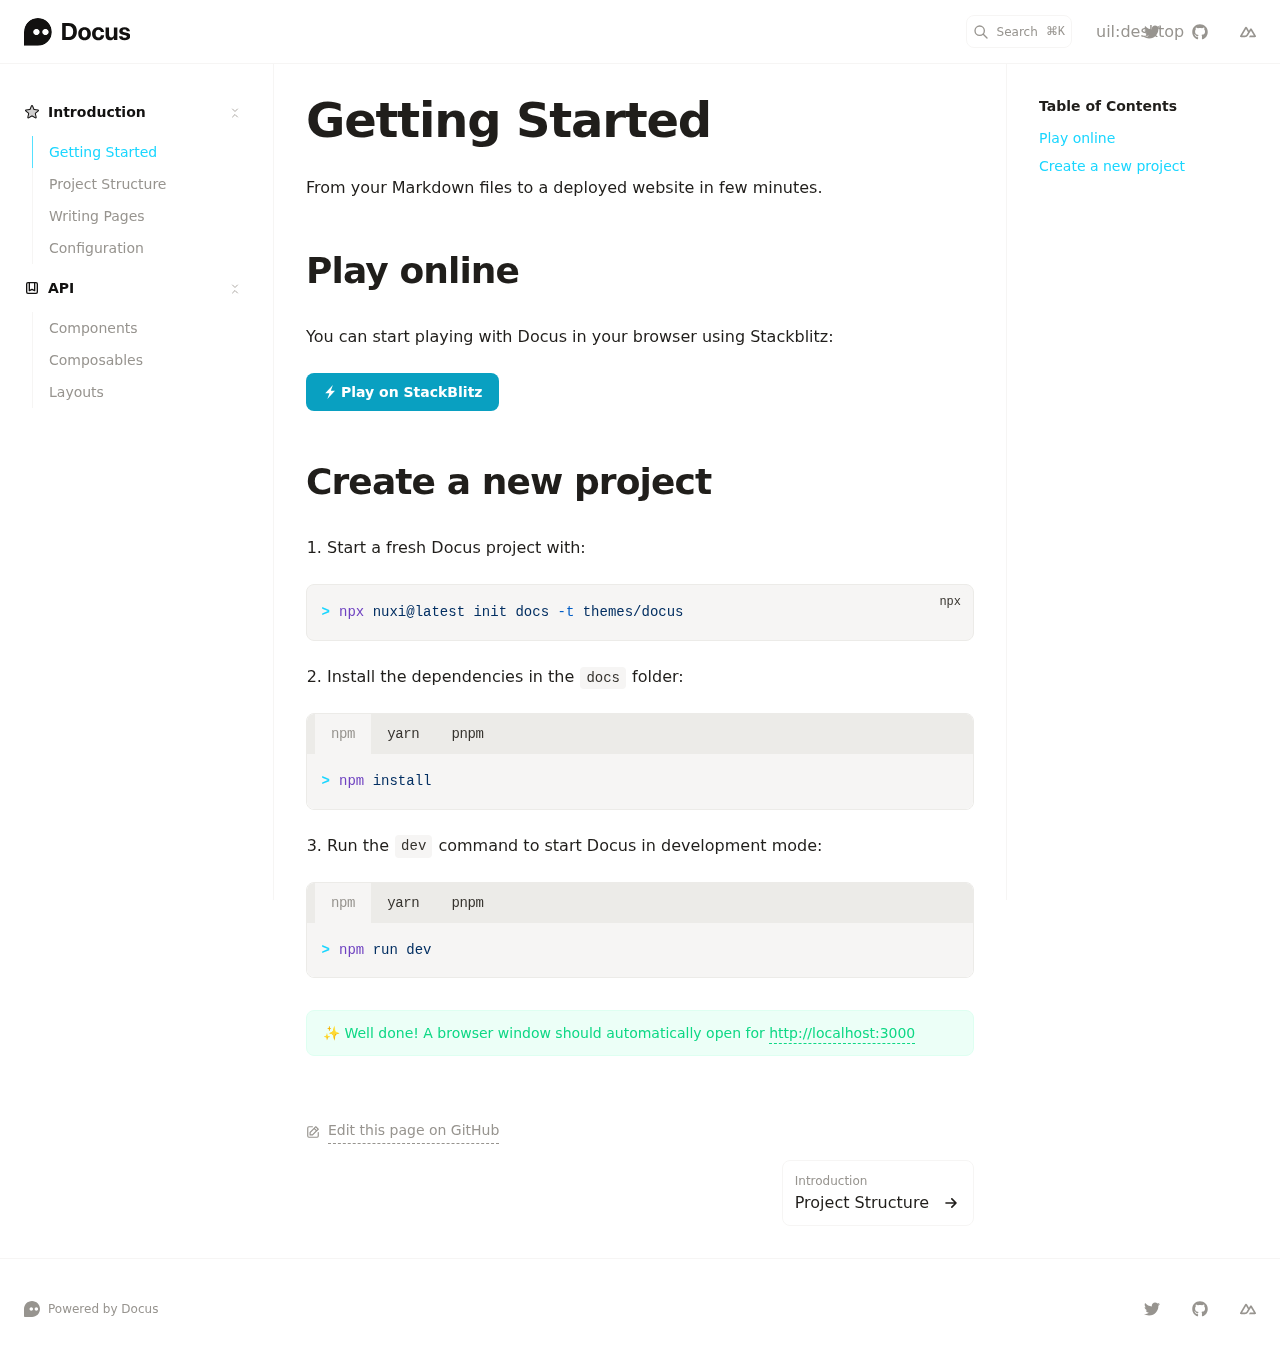
<file: introduction/getting-started/index.html>
<!DOCTYPE html>
<html lang="en">
<head><meta charset="utf-8">
<title>Getting Started · Docus</title>
<meta name="viewport" content="width=device-width, initial-scale=1">
<meta name="twitter:card" content="summary_large_image">
<meta property="og:image" content="https://user-images.githubusercontent.com/904724/185365452-87b7ca7b-6030-4813-a2db-5e65c785bf88.png">
<meta property="og:title" content="Getting Started">
<meta name="description" content="From your Markdown files to a deployed website in few minutes.">
<meta property="og:description" content="From your Markdown files to a deployed website in few minutes."><link rel="preload" as="fetch" crossorigin="anonymous" href="/introduction/getting-started/_payload.json"><style id="pinceau-theme">@media { :root {--pinceau-mq: initial; --docus-search-results-highlight-color: white;--docus-search-results-window-maxHeight: 100%;--docus-search-results-window-maxWidth: 640px;--docus-search-results-window-marginTop: 0;--docus-search-input-borderStyle: solid;--docus-search-input-borderWidth: 1px;--docus-search-backdropFilter: blur(24px);--docus-loadingBar-gradientColorStop3: #0047e1;--docus-loadingBar-gradientColorStop2: #34cdfe;--docus-loadingBar-gradientColorStop1: #00dc82;--docus-loadingBar-height: 3px;--docus-readableLine: 78ch;--docus-footer-height: 145px;--docus-header-height: 64px;--prose-code-inline-padding: 0.2rem 0.375rem 0.2rem 0.375rem;--prose-code-block-backdropFilter: contrast(1);--prose-code-block-border-style: solid;--prose-code-block-border-width: 1px;--prose-tbody-tr-borderBottom-style: dashed;--prose-tbody-tr-borderBottom-width: 1px;--prose-th-textAlign: inherit;--prose-thead-borderBottom-style: solid;--prose-thead-borderBottom-width: 1px;--prose-thead-border-style: solid;--prose-thead-border-width: 0px;--prose-table-textAlign: start;--prose-hr-width: 1px;--prose-hr-style: solid;--prose-li-listStylePosition: outside;--prose-ol-li-markerColor: currentColor;--prose-ol-paddingInlineStart: 21px;--prose-ol-listStyleType: decimal;--prose-ul-li-markerColor: currentColor;--prose-ul-paddingInlineStart: 21px;--prose-ul-listStyleType: disc;--prose-blockquote-border-style: solid;--prose-blockquote-border-width: 4px;--prose-blockquote-quotes: '201C' '201D' '2018' '2019';--prose-blockquote-paddingInlineStart: 24px;--prose-a-code-color-hover: currentColor;--prose-a-code-color-static: currentColor;--prose-a-hasCode-borderBottom: none;--prose-a-border-distance: 2px;--prose-a-border-color-hover: currentColor;--prose-a-border-color-static: currentColor;--prose-a-border-style-hover: solid;--prose-a-border-style-static: dashed;--prose-a-border-width: 1px;--prose-a-color-static: inherit;--prose-a-textDecoration: none;--prose-h6-margin: 3rem 0 2rem;--prose-h5-margin: 3rem 0 2rem;--prose-h4-margin: 3rem 0 2rem;--prose-h3-margin: 3rem 0 2rem;--prose-h2-margin: 3rem 0 2rem;--prose-h1-margin: 0 0 2rem;--typography-lead-loose: 2;--typography-lead-relaxed: 1.625;--typography-lead-normal: 1.5;--typography-lead-snug: 1.375;--typography-lead-tight: 1.25;--typography-lead-none: 1;--typography-lead-10: 2.5rem;--typography-lead-9: 2.25rem;--typography-lead-8: 2rem;--typography-lead-7: 1.75rem;--typography-lead-6: 1.5rem;--typography-lead-5: 1.25rem;--typography-lead-4: 1rem;--typography-lead-3: .75rem;--typography-lead-2: .5rem;--typography-lead-1: .025rem;--typography-fontWeight-black: 900;--typography-fontWeight-extrabold: 800;--typography-fontWeight-bold: 700;--typography-fontWeight-semibold: 600;--typography-fontWeight-medium: 500;--typography-fontWeight-normal: 400;--typography-fontWeight-light: 300;--typography-fontWeight-extralight: 200;--typography-fontWeight-thin: 100;--typography-fontSize-9xl: 128px;--typography-fontSize-8xl: 96px;--typography-fontSize-7xl: 72px;--typography-fontSize-6xl: 60px;--typography-fontSize-5xl: 48px;--typography-fontSize-4xl: 36px;--typography-fontSize-3xl: 30px;--typography-fontSize-2xl: 24px;--typography-fontSize-xl: 20px;--typography-fontSize-lg: 18px;--typography-fontSize-base: 16px;--typography-fontSize-sm: 14px;--typography-fontSize-xs: 12px;--typography-letterSpacing-wide: 0.025em;--typography-letterSpacing-tight: -0.025em;--typography-verticalMargin-base: 24px;--typography-verticalMargin-sm: 16px;--elements-border-secondary-hover: [object Object];--elements-backdrop-background: #fffc;--elements-backdrop-filter: saturate(200%) blur(20px);--elements-container-maxWidth: 80rem;--lead-loose: 2;--lead-relaxed: 1.625;--lead-normal: 1.5;--lead-snug: 1.375;--lead-tight: 1.25;--lead-none: 1;--lead-10: 2.5rem;--lead-9: 2.25rem;--lead-8: 2rem;--lead-7: 1.75rem;--lead-6: 1.5rem;--lead-5: 1.25rem;--lead-4: 1rem;--lead-3: .75rem;--lead-2: .5rem;--lead-1: .025rem;--letterSpacing-widest: 0.1em;--letterSpacing-wider: 0.05em;--letterSpacing-wide: 0.025em;--letterSpacing-normal: 0em;--letterSpacing-tight: -0.025em;--letterSpacing-tighter: -0.05em;--fontSize-9xl: 8rem;--fontSize-8xl: 6rem;--fontSize-7xl: 4.5rem;--fontSize-6xl: 3.75rem;--fontSize-5xl: 3rem;--fontSize-4xl: 2.25rem;--fontSize-3xl: 1.875rem;--fontSize-2xl: 1.5rem;--fontSize-xl: 1.25rem;--fontSize-lg: 1.125rem;--fontSize-base: 1rem;--fontSize-sm: 0.875rem;--fontSize-xs: 0.75rem;--fontWeight-black: 900;--fontWeight-extrabold: 800;--fontWeight-bold: 700;--fontWeight-semibold: 600;--fontWeight-medium: 500;--fontWeight-normal: 400;--fontWeight-light: 300;--fontWeight-extralight: 200;--fontWeight-thin: 100;--font-mono: ui-monospace, SFMono-Regular, Menlo, Monaco, Consolas, Liberation Mono, Courier New, monospace;--font-serif: ui-serif, Georgia, Cambria, Times New Roman, Times, serif;--font-sans: ui-sans-serif, system-ui, -apple-system, BlinkMacSystemFont, Segoe UI, Roboto, Helvetica Neue, Arial, Noto Sans, sans-serif, Apple Color Emoji, Segoe UI Emoji, Segoe UI Symbol, Noto Color Emoji;--opacity-total: 1;--opacity-high: 0.8;--opacity-medium: 0.5;--opacity-soft: 0.3;--opacity-light: 0.15;--opacity-bright: 0.1;--opacity-noOpacity: 0;--borderWidth-lg: 3px;--borderWidth-md: 2px;--borderWidth-sm: 1px;--borderWidth-noBorder: 0;--space-rem-875: 0.875rem;--space-rem-625: 0.625rem;--space-rem-375: 0.375rem;--space-rem-125: 0.125rem;--space-px: 1px;--space-128: 32rem;--space-96: 24rem;--space-80: 20rem;--space-72: 18rem;--space-64: 16rem;--space-60: 15rem;--space-56: 14rem;--space-52: 13rem;--space-48: 12rem;--space-44: 11rem;--space-40: 10rem;--space-36: 9rem;--space-32: 8rem;--space-28: 7rem;--space-24: 6rem;--space-20: 5rem;--space-16: 4rem;--space-14: 3.5rem;--space-12: 3rem;--space-11: 2.75rem;--space-10: 2.5rem;--space-9: 2.25rem;--space-8: 2rem;--space-7: 1.75rem;--space-6: 1.5rem;--space-5: 1.25rem;--space-4: 1rem;--space-3: 0.75rem;--space-2: 0.5rem;--space-1: 0.25rem;--space-0: 0px;--size-full: 100%;--size-7xl: 80rem;--size-6xl: 72rem;--size-5xl: 64rem;--size-4xl: 56rem;--size-3xl: 48rem;--size-2xl: 42rem;--size-xl: 36rem;--size-lg: 32rem;--size-md: 28rem;--size-sm: 24rem;--size-xs: 20rem;--size-200: 200px;--size-104: 104px;--size-80: 80px;--size-64: 64px;--size-56: 56px;--size-48: 48px;--size-40: 40px;--size-32: 32px;--size-24: 24px;--size-20: 20px;--size-16: 16px;--size-12: 12px;--size-8: 8px;--size-6: 6px;--size-4: 4px;--size-2: 2px;--size-0: 0px;--radii-full: 9999px;--radii-3xl: 1.75rem;--radii-2xl: 1.5rem;--radii-xl: 1rem;--radii-lg: 0.75rem;--radii-md: 0.5rem;--radii-sm: 0.375rem;--radii-xs: 0.25rem;--radii-2xs: 0.125rem;--radii-none: 0px;--shadow-none: 0px 0px 0px 0px transparent;--height-screen: 100vh;--width-screen: 100vw;--color-primary-900: #001A1F;--color-primary-800: #00232B;--color-primary-700: #024757;--color-primary-600: #09A0C1;--color-primary-500: #1AD6FF;--color-primary-400: #55E1FF;--color-primary-300: #82E3FF;--color-primary-200: #C5F2FF;--color-primary-100: #DCF7FF;--color-primary-50: #F1FCFF;--color-ruby-900: #380011;--color-ruby-800: #700021;--color-ruby-700: #a90032;--color-ruby-600: #e10043;--color-ruby-500: #ff1a5e;--color-ruby-400: #ff4079;--color-ruby-300: #ff6694;--color-ruby-200: #ff8dae;--color-ruby-100: #ffb3c9;--color-ruby-50: #ffd9e4;--color-pink-900: #380025;--color-pink-800: #70004b;--color-pink-700: #a90070;--color-pink-600: #e10095;--color-pink-500: #ff1ab2;--color-pink-400: #ff40bf;--color-pink-300: #ff66cc;--color-pink-200: #ff8dd8;--color-pink-100: #ffb3e5;--color-pink-50: #ffd9f2;--color-purple-900: #190038;--color-purple-800: #330070;--color-purple-700: #4c00a9;--color-purple-600: #6500e1;--color-purple-500: #811aff;--color-purple-400: #9640ff;--color-purple-300: #ab66ff;--color-purple-200: #c08dff;--color-purple-100: #d5b3ff;--color-purple-50: #ead9ff;--color-royalblue-900: #0b0531;--color-royalblue-800: #160a62;--color-royalblue-700: #211093;--color-royalblue-600: #2c15c4;--color-royalblue-500: #4127e8;--color-royalblue-400: #614bec;--color-royalblue-300: #806ff0;--color-royalblue-200: #a093f3;--color-royalblue-100: #c0b7f7;--color-royalblue-50: #dfdbfb;--color-indigoblue-900: #001238;--color-indigoblue-800: #002370;--color-indigoblue-700: #0035a9;--color-indigoblue-600: #0047e1;--color-indigoblue-500: #1a62ff;--color-indigoblue-400: #407cff;--color-indigoblue-300: #6696ff;--color-indigoblue-200: #8db0ff;--color-indigoblue-100: #b3cbff;--color-indigoblue-50: #d9e5ff;--color-blue-900: #00131D;--color-blue-800: #002235;--color-blue-700: #014267;--color-blue-600: #0069A6;--color-blue-500: #1AADFF;--color-blue-400: #64C7FF;--color-blue-300: #A1DDFF;--color-blue-200: #C6EAFF;--color-blue-100: #DFF3FF;--color-blue-50: #F2FAFF;--color-lightblue-900: #002e38;--color-lightblue-800: #005c70;--color-lightblue-700: #008aa9;--color-lightblue-600: #00b9e1;--color-lightblue-500: #1ad6ff;--color-lightblue-400: #40ddff;--color-lightblue-300: #66e4ff;--color-lightblue-200: #8deaff;--color-lightblue-100: #b3f1ff;--color-lightblue-50: #d9f8ff;--color-teal-900: #062a28;--color-teal-800: #0b544f;--color-teal-700: #117d77;--color-teal-600: #16a79e;--color-teal-500: #1cd1c6;--color-teal-400: #36e4da;--color-teal-300: #5fe9e1;--color-teal-200: #87efe9;--color-teal-100: #aff4f0;--color-teal-50: #d7faf8;--color-pear-900: #2a2b09;--color-pear-800: #545512;--color-pear-700: #7e801b;--color-pear-600: #a8aa24;--color-pear-500: #d0d32f;--color-pear-400: #d8da52;--color-pear-300: #e0e274;--color-pear-200: #e8e997;--color-pear-100: #eff0ba;--color-pear-50: #f7f8dc;--color-red-900: #1C0301;--color-red-800: #340A01;--color-red-700: #701704;--color-red-600: #BB2402;--color-red-500: #FF3B10;--color-red-400: #FF7353;--color-red-300: #FFA692;--color-red-200: #FFDED7;--color-red-100: #FFF3F0;--color-red-50: #FFF9F8;--color-orange-900: #381800;--color-orange-800: #702f00;--color-orange-700: #a94700;--color-orange-600: #e15e00;--color-orange-500: #ff7a1a;--color-orange-400: #ff9040;--color-orange-300: #ffa666;--color-orange-200: #ffbd8d;--color-orange-100: #ffd3b3;--color-orange-50: #ffe9d9;--color-yellow-900: #1B1500;--color-yellow-800: #292100;--color-yellow-700: #614E02;--color-yellow-600: #CBA408;--color-yellow-500: #FBCA05;--color-yellow-400: #FFDC4E;--color-yellow-300: #FFE372;--color-yellow-200: #FFF0B1;--color-yellow-100: #FFF6D3;--color-yellow-50: #FFFCEE;--color-green-900: #00190F;--color-green-800: #002817;--color-green-700: #006037;--color-green-600: #00B467;--color-green-500: #0DD885;--color-green-400: #3CEEA5;--color-green-300: #86FBCB;--color-green-200: #C3FFE6;--color-green-100: #DEFFF1;--color-green-50: #ECFFF7;--color-gray-900: #121110;--color-gray-800: #201E1B;--color-gray-700: #36332E;--color-gray-600: #67635D;--color-gray-500: #97948F;--color-gray-400: #ADA9A4;--color-gray-300: #DBD9D3;--color-gray-200: #ECEBE8;--color-gray-100: #F6F5F4;--color-gray-50: #FBFBFB;--color-black: #0B0A0A;--color-white: #ffffff;--media-portrait: only screen and (orientation: portrait);--media-landscape: only screen and (orientation: landscape);--media-rm: (prefers-reduced-motion: reduce);--media-2xl: (min-width: 1536px);--media-xl: (min-width: 1280px);--media-lg: (min-width: 1024px);--media-md: (min-width: 768px);--media-sm: (min-width: 640px);--media-xs: (min-width: 475px);--docus-search-results-highlight-backgroundColor: var(--color-primary-500);--docus-search-results-selected-backgroundColor: var(--color-gray-300);--docus-search-results-window-borderRadius: none;--docus-search-results-window-marginX: 0;--docus-search-input-backgroundColor: var(--color-gray-200);--docus-search-input-padding: var(--space-2) var(--space-4);--docus-search-input-gap: var(--space-2);--docus-search-input-fontSize: var(--fontSize-sm);--docus-search-input-borderColor: var(--color-gray-200);--docus-search-input-borderRadius: var(--radii-2xs);--docus-footer-padding: var(--space-4) 0;--docus-header-title-color-hover: var(--color-primary-500);--docus-header-title-color-static: var(--color-gray-900);--docus-header-title-fontWeight: var(--fontWeight-bold);--docus-header-title-fontSize: var(--fontSize-2xl);--docus-header-logo-height: var(--space-6);--docus-body-fontFamily: var(--font-sans);--docus-body-color: var(--color-gray-800);--docus-body-backgroundColor: var(--color-white);--prose-code-inline-fontWeight: var(--typography-fontWeight-normal);--prose-code-inline-fontSize: var(--typography-fontSize-sm);--prose-code-inline-borderRadius: var(--radii-xs);--prose-code-block-pre-padding: var(--typography-verticalMargin-sm);--prose-code-block-margin: var(--typography-verticalMargin-base) 0;--prose-code-block-fontSize: var(--typography-fontSize-sm);--prose-tbody-code-inline-fontSize: var(--typography-fontSize-sm);--prose-tbody-td-padding: var(--typography-verticalMargin-sm);--prose-th-fontWeight: var(--typography-fontWeight-semibold);--prose-th-padding: 0 var(--typography-verticalMargin-sm) var(--typography-verticalMargin-sm) var(--typography-verticalMargin-sm);--prose-table-lineHeight: var(--typography-lead-6);--prose-table-fontSize: var(--typography-fontSize-sm);--prose-table-margin: var(--typography-verticalMargin-base) 0;--prose-hr-margin: var(--typography-verticalMargin-base) 0;--prose-li-margin: var(--typography-verticalMargin-sm) 0;--prose-ol-margin: var(--typography-verticalMargin-base) 0;--prose-ul-margin: var(--typography-verticalMargin-base) 0;--prose-blockquote-margin: var(--typography-verticalMargin-base) 0;--prose-a-code-border-style: var(--prose-a-border-style-static);--prose-a-code-border-width: var(--prose-a-border-width);--prose-a-fontWeight: var(--typography-fontWeight-medium);--prose-img-margin: var(--typography-verticalMargin-base) 0;--prose-strong-fontWeight: var(--typography-fontWeight-semibold);--prose-h6-iconSize: var(--typography-fontSize-base);--prose-h6-fontWeight: var(--typography-fontWeight-semibold);--prose-h6-lineHeight: var(--typography-lead-normal);--prose-h6-fontSize: var(--typography-fontSize-lg);--prose-h5-iconSize: var(--typography-fontSize-lg);--prose-h5-fontWeight: var(--typography-fontWeight-semibold);--prose-h5-lineHeight: var(--typography-lead-snug);--prose-h5-fontSize: var(--typography-fontSize-xl);--prose-h4-iconSize: var(--typography-fontSize-lg);--prose-h4-letterSpacing: var(--typography-letterSpacing-tight);--prose-h4-fontWeight: var(--typography-fontWeight-semibold);--prose-h4-lineHeight: var(--typography-lead-snug);--prose-h4-fontSize: var(--typography-fontSize-2xl);--prose-h3-iconSize: var(--typography-fontSize-xl);--prose-h3-letterSpacing: var(--typography-letterSpacing-tight);--prose-h3-fontWeight: var(--typography-fontWeight-semibold);--prose-h3-lineHeight: var(--typography-lead-snug);--prose-h3-fontSize: var(--typography-fontSize-3xl);--prose-h2-iconSize: var(--typography-fontSize-2xl);--prose-h2-letterSpacing: var(--typography-letterSpacing-tight);--prose-h2-fontWeight: var(--typography-fontWeight-semibold);--prose-h2-lineHeight: var(--typography-lead-tight);--prose-h2-fontSize: var(--typography-fontSize-4xl);--prose-h1-iconSize: var(--typography-fontSize-3xl);--prose-h1-letterSpacing: var(--typography-letterSpacing-tight);--prose-h1-fontWeight: var(--typography-fontWeight-bold);--prose-h1-lineHeight: var(--typography-lead-tight);--prose-h1-fontSize: var(--typography-fontSize-5xl);--prose-p-br-margin: var(--typography-verticalMargin-base) 0 0 0;--prose-p-margin: var(--typography-verticalMargin-base) 0;--prose-p-lineHeight: var(--typography-lead-normal);--prose-p-fontSize: var(--typography-fontSize-base);--typography-color-secondary-900: var(--color-gray-900);--typography-color-secondary-800: var(--color-gray-800);--typography-color-secondary-700: var(--color-gray-700);--typography-color-secondary-600: var(--color-gray-600);--typography-color-secondary-500: var(--color-gray-500);--typography-color-secondary-400: var(--color-gray-400);--typography-color-secondary-300: var(--color-gray-300);--typography-color-secondary-200: var(--color-gray-200);--typography-color-secondary-100: var(--color-gray-100);--typography-color-secondary-50: var(--color-gray-50);--typography-color-primary-900: var(--color-primary-900);--typography-color-primary-800: var(--color-primary-800);--typography-color-primary-700: var(--color-primary-700);--typography-color-primary-600: var(--color-primary-600);--typography-color-primary-500: var(--color-primary-500);--typography-color-primary-400: var(--color-primary-400);--typography-color-primary-300: var(--color-primary-300);--typography-color-primary-200: var(--color-primary-200);--typography-color-primary-100: var(--color-primary-100);--typography-color-primary-50: var(--color-primary-50);--typography-font-code: var(--font-mono);--typography-font-body: var(--font-sans);--typography-font-display: var(--font-sans);--typography-body-backgroundColor: var(--color-white);--typography-body-color: var(--color-black);--elements-state-danger-borderColor-secondary: var(--color-red-200);--elements-state-danger-borderColor-primary: var(--color-red-100);--elements-state-danger-backgroundColor-secondary: var(--color-red-100);--elements-state-danger-backgroundColor-primary: var(--color-red-50);--elements-state-danger-color-secondary: var(--color-red-600);--elements-state-danger-color-primary: var(--color-red-500);--elements-state-warning-borderColor-secondary: var(--color-yellow-200);--elements-state-warning-borderColor-primary: var(--color-yellow-100);--elements-state-warning-backgroundColor-secondary: var(--color-yellow-100);--elements-state-warning-backgroundColor-primary: var(--color-yellow-50);--elements-state-warning-color-secondary: var(--color-yellow-700);--elements-state-warning-color-primary: var(--color-yellow-600);--elements-state-success-borderColor-secondary: var(--color-green-200);--elements-state-success-borderColor-primary: var(--color-green-100);--elements-state-success-backgroundColor-secondary: var(--color-green-100);--elements-state-success-backgroundColor-primary: var(--color-green-50);--elements-state-success-color-secondary: var(--color-green-600);--elements-state-success-color-primary: var(--color-green-500);--elements-state-info-borderColor-secondary: var(--color-blue-200);--elements-state-info-borderColor-primary: var(--color-blue-100);--elements-state-info-backgroundColor-secondary: var(--color-blue-100);--elements-state-info-backgroundColor-primary: var(--color-blue-50);--elements-state-info-color-secondary: var(--color-blue-600);--elements-state-info-color-primary: var(--color-blue-500);--elements-state-primary-borderColor-secondary: var(--color-primary-200);--elements-state-primary-borderColor-primary: var(--color-primary-100);--elements-state-primary-backgroundColor-secondary: var(--color-primary-100);--elements-state-primary-backgroundColor-primary: var(--color-primary-50);--elements-state-primary-color-secondary: var(--color-primary-700);--elements-state-primary-color-primary: var(--color-primary-600);--elements-surface-secondary-backgroundColor: var(--color-gray-200);--elements-surface-primary-backgroundColor: var(--color-gray-100);--elements-surface-background-base: var(--color-gray-100);--elements-border-secondary-static: var(--color-gray-200);--elements-border-primary-hover: var(--color-gray-200);--elements-border-primary-static: var(--color-gray-100);--elements-container-padding-md: var(--space-6);--elements-container-padding-sm: var(--space-6);--elements-container-padding-xs: var(--space-4);--elements-container-padding-mobile: var(--space-4);--elements-text-secondary-color-hover: var(--color-gray-700);--elements-text-secondary-color-static: var(--color-gray-500);--elements-text-primary-color-static: var(--color-gray-900);--text-6xl-lineHeight: var(--lead-none);--text-6xl-fontSize: var(--fontSize-6xl);--text-5xl-lineHeight: var(--lead-none);--text-5xl-fontSize: var(--fontSize-5xl);--text-4xl-lineHeight: var(--lead-10);--text-4xl-fontSize: var(--fontSize-4xl);--text-3xl-lineHeight: var(--lead-9);--text-3xl-fontSize: var(--fontSize-3xl);--text-2xl-lineHeight: var(--lead-8);--text-2xl-fontSize: var(--fontSize-2xl);--text-xl-lineHeight: var(--lead-7);--text-xl-fontSize: var(--fontSize-xl);--text-lg-lineHeight: var(--lead-7);--text-lg-fontSize: var(--fontSize-lg);--text-base-lineHeight: var(--lead-6);--text-base-fontSize: var(--fontSize-base);--text-sm-lineHeight: var(--lead-5);--text-sm-fontSize: var(--fontSize-sm);--text-xs-lineHeight: var(--lead-4);--text-xs-fontSize: var(--fontSize-xs);--color-shadow: var(--color-gray-400);--color-secondary-900: var(--color-gray-900);--color-secondary-800: var(--color-gray-800);--color-secondary-700: var(--color-gray-700);--color-secondary-600: var(--color-gray-600);--color-secondary-500: var(--color-gray-500);--color-secondary-400: var(--color-gray-400);--color-secondary-300: var(--color-gray-300);--color-secondary-200: var(--color-gray-200);--color-secondary-100: var(--color-gray-100);--color-secondary-50: var(--color-gray-50);--prose-code-inline-backgroundColor: var(--typography-color-secondary-100);--prose-code-inline-color: var(--typography-color-secondary-700);--prose-code-block-backgroundColor: var(--typography-color-secondary-100);--prose-code-block-color: var(--typography-color-secondary-700);--prose-code-block-border-color: var(--typography-color-secondary-200);--prose-tbody-tr-borderBottom-color: var(--typography-color-secondary-200);--prose-th-color: var(--typography-color-secondary-600);--prose-thead-borderBottom-color: var(--typography-color-secondary-200);--prose-thead-border-color: var(--typography-color-secondary-300);--prose-hr-color: var(--typography-color-secondary-200);--prose-blockquote-border-color: var(--typography-color-secondary-200);--prose-blockquote-color: var(--typography-color-secondary-500);--prose-a-code-background-hover: var(--typography-color-primary-50);--prose-a-code-border-color-hover: var(--typography-color-primary-500);--prose-a-code-border-color-static: var(--typography-color-secondary-400);--prose-a-color-hover: var(--typography-color-primary-500);--shadow-2xl: 0px 25px 50px -12px var(--color-shadow);--shadow-xl: 0px 20px 25px -5px var(--color-shadow), 0px 8px 10px -6px var(--color-shadow);--shadow-lg: 0px 10px 15px -3px var(--color-shadow), 0px 4px 6px -4px var(--color-shadow);--shadow-md: 0px 4px 6px -1px var(--color-shadow), 0px 2px 4px -2px var(--color-shadow);--shadow-sm: 0px 1px 3px 0px var(--color-shadow), 0px 1px 2px -1px var(--color-shadow);--shadow-xs: 0px 1px 2px 0px var(--color-shadow); } }@media { :root.dark {--pinceau-mq: dark; --prose-code-block-backdropFilter: contrast(1);--prose-ol-li-markerColor: currentColor;--prose-ul-li-markerColor: currentColor;--prose-a-code-color-hover: currentColor;--prose-a-code-color-static: currentColor;--prose-a-border-color-hover: currentColor;--prose-a-border-color-static: currentColor;--prose-a-color-static: inherit;--elements-backdrop-background: #0c0d0ccc;--docus-search-results-selected-backgroundColor: var(--color-gray-700);--docus-search-input-backgroundColor: var(--color-gray-800);--docus-search-input-borderColor: transparent;--docus-header-title-color-static: var(--color-gray-100);--docus-body-color: var(--color-gray-200);--docus-body-backgroundColor: var(--color-black);--typography-body-backgroundColor: var(--color-black);--typography-body-color: var(--color-white);--elements-state-danger-borderColor-secondary: var(--color-red-700);--elements-state-danger-borderColor-primary: var(--color-red-800);--elements-state-danger-backgroundColor-secondary: var(--color-red-800);--elements-state-danger-backgroundColor-primary: var(--color-red-900);--elements-state-danger-color-secondary: var(--color-red-200);--elements-state-danger-color-primary: var(--color-red-300);--elements-state-warning-borderColor-secondary: var(--color-yellow-700);--elements-state-warning-borderColor-primary: var(--color-yellow-800);--elements-state-warning-backgroundColor-secondary: var(--color-yellow-800);--elements-state-warning-backgroundColor-primary: var(--color-yellow-900);--elements-state-warning-color-secondary: var(--color-yellow-200);--elements-state-warning-color-primary: var(--color-yellow-400);--elements-state-success-borderColor-secondary: var(--color-green-700);--elements-state-success-borderColor-primary: var(--color-green-800);--elements-state-success-backgroundColor-secondary: var(--color-green-800);--elements-state-success-backgroundColor-primary: var(--color-green-900);--elements-state-success-color-secondary: var(--color-green-200);--elements-state-success-color-primary: var(--color-green-400);--elements-state-info-borderColor-secondary: var(--color-blue-700);--elements-state-info-borderColor-primary: var(--color-blue-800);--elements-state-info-backgroundColor-secondary: var(--color-blue-800);--elements-state-info-backgroundColor-primary: var(--color-blue-900);--elements-state-info-color-secondary: var(--color-blue-200);--elements-state-info-color-primary: var(--color-blue-400);--elements-state-primary-borderColor-secondary: var(--color-primary-700);--elements-state-primary-borderColor-primary: var(--color-primary-800);--elements-state-primary-backgroundColor-secondary: var(--color-primary-800);--elements-state-primary-backgroundColor-primary: var(--color-primary-900);--elements-state-primary-color-secondary: var(--color-primary-200);--elements-state-primary-color-primary: var(--color-primary-400);--elements-surface-secondary-backgroundColor: var(--color-gray-800);--elements-surface-primary-backgroundColor: var(--color-gray-900);--elements-surface-background-base: var(--color-gray-900);--elements-border-secondary-static: var(--color-gray-800);--elements-border-primary-hover: var(--color-gray-800);--elements-border-primary-static: var(--color-gray-900);--elements-text-secondary-color-hover: var(--color-gray-200);--elements-text-secondary-color-static: var(--color-gray-400);--elements-text-primary-color-static: var(--color-gray-50);--color-shadow: var(--color-gray-800);--prose-code-inline-backgroundColor: var(--typography-color-secondary-800);--prose-code-inline-color: var(--typography-color-secondary-200);--prose-code-block-backgroundColor: var(--typography-color-secondary-900);--prose-code-block-color: var(--typography-color-secondary-200);--prose-code-block-border-color: var(--typography-color-secondary-800);--prose-tbody-tr-borderBottom-color: var(--typography-color-secondary-800);--prose-th-color: var(--typography-color-secondary-400);--prose-thead-borderBottom-color: var(--typography-color-secondary-800);--prose-thead-border-color: var(--typography-color-secondary-600);--prose-hr-color: var(--typography-color-secondary-800);--prose-blockquote-border-color: var(--typography-color-secondary-700);--prose-blockquote-color: var(--typography-color-secondary-400);--prose-a-code-background-hover: var(--typography-color-primary-900);--prose-a-code-border-color-hover: var(--typography-color-primary-600);--prose-a-code-border-color-static: var(--typography-color-secondary-600);--prose-a-color-hover: var(--typography-color-primary-400); } }@media (min-width: 640px) { :root {--pinceau-mq: sm; --docus-search-results-window-maxHeight: 320px;--docus-search-results-window-marginTop: 20vh;--docus-footer-height: 100px;--docus-search-results-window-borderRadius: var(--radii-xs);--docus-search-results-window-marginX: var(--space-4);--docus-header-logo-height: var(--space-7); } }</style><style id="pinceau-runtime-hydratable">@media{.phy[--]{--puid:QFZ1Kt-v;}.pv-uoGItm{padding-left:var(--elements-container-padding-mobile);padding-right:var(--elements-container-padding-mobile);}@media (min-width: 475px){.pv-uoGItm{padding-left:var(--elements-container-padding-xs);padding-right:var(--elements-container-padding-xs);}}@media (min-width: 640px){.pv-uoGItm{padding-left:var(--elements-container-padding-sm);padding-right:var(--elements-container-padding-sm);}}@media (min-width: 768px){.pv-uoGItm{padding-left:var(--elements-container-padding-md);padding-right:var(--elements-container-padding-md);}}} @media{.phy[--]{--puid:FZhdHg-v;}.pv-viexRW{max-width:var(--elements-container-maxWidth);padding-left:var(--elements-container-padding-mobile);padding-right:var(--elements-container-padding-mobile);}@media (min-width: 475px){.pv-viexRW{padding-left:var(--elements-container-padding-xs);padding-right:var(--elements-container-padding-xs);}}@media (min-width: 640px){.pv-viexRW{padding-left:var(--elements-container-padding-sm);padding-right:var(--elements-container-padding-sm);}}@media (min-width: 768px){.pv-viexRW{padding-left:var(--elements-container-padding-md);padding-right:var(--elements-container-padding-md);}}} @media{.phy[--]{--puid:UmvHVQ-c;}.pc-UmvHVQ[data-v-614b3880]{---ym9-button-primary:var(--color-primary-600);---a23-button-secondary:var(--color-primary-500);}} @media{.phy[--]{--puid:UmvHVQ-v;}.pv-M09RCO{padding:var(--space-2) var(--space-4);font-size:var(--text-sm-fontSize);line-height:var(--text-sm-lineHeight);}} </style><link rel="modulepreload" as="script" crossorigin href="/_nuxt/entry.178d0a26.js"><link rel="preload" as="style" href="/_nuxt/entry.bab22983.css"><link rel="modulepreload" as="script" crossorigin href="/_nuxt/document-driven.6f8738bc.js"><link rel="modulepreload" as="script" crossorigin href="/_nuxt/DocumentDrivenEmpty.869125b0.js"><link rel="modulepreload" as="script" crossorigin href="/_nuxt/ContentRenderer.578c4f1e.js"><link rel="modulepreload" as="script" crossorigin href="/_nuxt/ContentRendererMarkdown.2ace42a8.js"><link rel="modulepreload" as="script" crossorigin href="/_nuxt/DocumentDrivenNotFound.1c550ee1.js"><link rel="preload" as="style" href="/_nuxt/DocumentDrivenNotFound.a51e983d.css"><link rel="modulepreload" as="script" crossorigin href="/_nuxt/ButtonLink.fd66c0d9.js"><link rel="preload" as="style" href="/_nuxt/ButtonLink.f1bba381.css"><link rel="modulepreload" as="script" crossorigin href="/_nuxt/ContentSlot.f2cd4838.js"><link rel="modulepreload" as="script" crossorigin href="/_nuxt/IconDocus.c2fd425f.js"><link rel="modulepreload" as="script" crossorigin href="/_nuxt/default.c251ea3e.js"><link rel="modulepreload" as="script" crossorigin href="/_nuxt/DocsPageLayout.c1d61e51.js"><link rel="preload" as="style" href="/_nuxt/DocsPageLayout.02dc181a.css"><link rel="modulepreload" as="script" crossorigin href="/_nuxt/DocsAside.dac6eeb8.js"><link rel="preload" as="style" href="/_nuxt/DocsAside.2fb09fdf.css"><link rel="modulepreload" as="script" crossorigin href="/_nuxt/ProseCodeInline.037be5e3.js"><link rel="preload" as="style" href="/_nuxt/ProseCodeInline.873c7ac7.css"><link rel="modulepreload" as="script" crossorigin href="/_nuxt/Alert.2599f928.js"><link rel="preload" as="style" href="/_nuxt/Alert.dcca94b5.css"><link rel="modulepreload" as="script" crossorigin href="/_nuxt/DocsPageBottom.57c3a04f.js"><link rel="preload" as="style" href="/_nuxt/DocsPageBottom.8ccfb11a.css"><link rel="modulepreload" as="script" crossorigin href="/_nuxt/ProseA.42928d23.js"><link rel="preload" as="style" href="/_nuxt/ProseA.baee409d.css"><link rel="modulepreload" as="script" crossorigin href="/_nuxt/EditOnLink.vue.d74b481c.js"><link rel="modulepreload" as="script" crossorigin href="/_nuxt/DocsPrevNext.83edbaba.js"><link rel="preload" as="style" href="/_nuxt/DocsPrevNext.1afb9bff.css"><link rel="modulepreload" as="script" crossorigin href="/_nuxt/DocsToc.9a7dd47a.js"><link rel="preload" as="style" href="/_nuxt/DocsToc.3b297d9e.css"><link rel="modulepreload" as="script" crossorigin href="/_nuxt/DocsTocLinks.a5b8344f.js"><link rel="preload" as="style" href="/_nuxt/DocsTocLinks.40154331.css"><link rel="modulepreload" as="script" crossorigin href="/_nuxt/EditOnLink.5bb5f2e7.js"><link rel="modulepreload" as="script" crossorigin href="/_nuxt/ProseH1.ea2908cc.js"><link rel="preload" as="style" href="/_nuxt/ProseH1.6d63403c.css"><link rel="modulepreload" as="script" crossorigin href="/_nuxt/ProseP.9429d68e.js"><link rel="preload" as="style" href="/_nuxt/ProseP.b99f89cd.css"><link rel="modulepreload" as="script" crossorigin href="/_nuxt/ProseH2.25b3ca55.js"><link rel="preload" as="style" href="/_nuxt/ProseH2.3a63b076.css"><link rel="modulepreload" as="script" crossorigin href="/_nuxt/ProseOl.87a482a1.js"><link rel="preload" as="style" href="/_nuxt/ProseOl.9d704e97.css"><link rel="modulepreload" as="script" crossorigin href="/_nuxt/ProseLi.6f278aa3.js"><link rel="preload" as="style" href="/_nuxt/ProseLi.a0b5f8a8.css"><link rel="modulepreload" as="script" crossorigin href="/_nuxt/ProseCode.14de0dc1.js"><link rel="preload" as="style" href="/_nuxt/ProseCode.585625f1.css"><link rel="modulepreload" as="script" crossorigin href="/_nuxt/CodeGroup.38592163.js"><link rel="preload" as="style" href="/_nuxt/CodeGroup.890662e9.css"><link rel="modulepreload" as="script" crossorigin href="/_nuxt/TabsHeader.e8eaf7d1.js"><link rel="preload" as="style" href="/_nuxt/TabsHeader.f1dd239e.css"><link rel="modulepreload" as="script" crossorigin href="/_nuxt/IconStackBlitz.96f4ab01.js"><link rel="prefetch" as="style" href="/_nuxt/page.2a2c3179.css"><link rel="prefetch" as="script" crossorigin href="/_nuxt/page.c77bd445.js"><link rel="prefetch" as="script" crossorigin href="/_nuxt/client-db.b5e4b6a7.js"><link rel="prefetch" as="script" crossorigin href="/_nuxt/debug.0d54d2e9.js"><link rel="prefetch" as="style" href="/_nuxt/useStudio.a92b5f33.css"><link rel="prefetch" as="script" crossorigin href="/_nuxt/useStudio.3b1b8a16.js"><link rel="prefetch" as="style" href="/_nuxt/error-404.47a83e66.css"><link rel="prefetch" as="script" crossorigin href="/_nuxt/error-404.0dfcacf7.js"><link rel="prefetch" as="style" href="/_nuxt/error-500.534ab3f3.css"><link rel="prefetch" as="script" crossorigin href="/_nuxt/error-500.8a49c805.js"><link rel="stylesheet" href="/_nuxt/entry.bab22983.css"><link rel="stylesheet" href="/_nuxt/DocumentDrivenNotFound.a51e983d.css"><link rel="stylesheet" href="/_nuxt/ButtonLink.f1bba381.css"><link rel="stylesheet" href="/_nuxt/DocsPageLayout.02dc181a.css"><link rel="stylesheet" href="/_nuxt/DocsAside.2fb09fdf.css"><link rel="stylesheet" href="/_nuxt/ProseCodeInline.873c7ac7.css"><link rel="stylesheet" href="/_nuxt/Alert.dcca94b5.css"><link rel="stylesheet" href="/_nuxt/DocsPageBottom.8ccfb11a.css"><link rel="stylesheet" href="/_nuxt/ProseA.baee409d.css"><link rel="stylesheet" href="/_nuxt/DocsPrevNext.1afb9bff.css"><link rel="stylesheet" href="/_nuxt/DocsToc.3b297d9e.css"><link rel="stylesheet" href="/_nuxt/DocsTocLinks.40154331.css"><link rel="stylesheet" href="/_nuxt/ProseH1.6d63403c.css"><link rel="stylesheet" href="/_nuxt/ProseP.b99f89cd.css"><link rel="stylesheet" href="/_nuxt/ProseH2.3a63b076.css"><link rel="stylesheet" href="/_nuxt/ProseOl.9d704e97.css"><link rel="stylesheet" href="/_nuxt/ProseLi.a0b5f8a8.css"><link rel="stylesheet" href="/_nuxt/ProseCode.585625f1.css"><link rel="stylesheet" href="/_nuxt/CodeGroup.890662e9.css"><link rel="stylesheet" href="/_nuxt/TabsHeader.f1dd239e.css"><script>"use strict";(()=>{const a=window,e=document.documentElement,m=["dark","light"],c=window.localStorage.getItem("nuxt-color-mode")||"system";let n=c==="system"?f():c;const l=e.getAttribute("data-color-mode-forced");l&&(n=l),i(n),a["__NUXT_COLOR_MODE__"]={preference:c,value:n,getColorScheme:f,addColorScheme:i,removeColorScheme:d};function i(o){const t=""+o+"",s="theme";e.classList?e.classList.add(t):e.className+=" "+t,s&&e.setAttribute("data-"+s,o)}function d(o){const t=""+o+"",s="theme";e.classList?e.classList.remove(t):e.className=e.className.replace(new RegExp(t,"g"),""),s&&e.removeAttribute("data-"+s)}function r(o){return a.matchMedia("(prefers-color-scheme"+o+")")}function f(){if(a.matchMedia&&r("").media!=="not all"){for(const o of m)if(r(":"+o).matches)return o}return"light"}})();
</script></head>
<body ><!----><!--teleport anchor--><!----><!--teleport anchor--><div id="__nuxt"><div class="app-layout" data-v-7e369344><div class="nuxt-progress" style="width:0%;opacity:0;background-size:Infinity% auto;" data-v-7e369344></div><header class="has-dialog" data-v-7e369344 data-v-3289ea1f><div class="container pv-uoGItm pc-QFZ1Kt" data-v-3289ea1f data-v-6d327d86><!--[--><div class="section left" data-v-3289ea1f><!--[--><button aria-label="Menu" data-v-7f4712f7><svg xmlns="http://www.w3.org/2000/svg" xmlns:xlink="http://www.w3.org/1999/xlink" role="img" class="icon" data-v-7f4712f7 style="" width="1em" height="1em" viewBox="0 0 24 24" data-v-121c6e7d><path fill="none" stroke="currentColor" stroke-linecap="round" stroke-linejoin="round" stroke-width="2" d="M4 6h16M4 12h16M4 18h16"/></svg></button><!--teleport start--><!--teleport end--><!--]--><a href="/" class="navbar-logo" aria-label="Docus" data-v-3289ea1f data-v-43c2ee78><span class="logo" data-v-43c2ee78><svg viewbox="0 0 167 44" fill="none" xmlns="http://www.w3.org/2000/svg" data-v-43c2ee78 data-v-55bd2b22><path d="M60 34.5945H70.2569C78.3172 34.5945 83.064 29.6369 83.064 21.1959V21.159C83.064 12.7365 78.2986 8 70.2569 8H60V34.5945ZM65.6217 29.987V12.5891H69.5867C74.5197 12.5891 77.3306 15.63 77.3306 21.1775V21.2143C77.3306 26.9645 74.6128 29.987 69.5867 29.987H65.6217Z" fill="currentColor" data-v-55bd2b22></path><path d="M95.1966 35C101.228 35 105.081 31.1666 105.081 24.716V24.6792C105.081 18.284 101.153 14.4321 95.178 14.4321C89.2211 14.4321 85.312 18.3208 85.312 24.6792V24.716C85.312 31.1481 89.1281 35 95.1966 35ZM95.2152 30.7795C92.5346 30.7795 90.8407 28.5863 90.8407 24.716V24.6792C90.8407 20.8642 92.5532 18.6526 95.178 18.6526C97.8213 18.6526 99.5525 20.8642 99.5525 24.6792V24.716C99.5525 28.5679 97.8585 30.7795 95.2152 30.7795Z" fill="currentColor" data-v-55bd2b22></path><path d="M116.823 35C122.147 35 125.59 31.7195 125.851 27.4068V27.2962H120.788L120.769 27.4621C120.397 29.4526 119.038 30.7795 116.86 30.7795C114.179 30.7795 112.504 28.5863 112.504 24.716V24.6976C112.504 20.9195 114.179 18.6526 116.841 18.6526C119.094 18.6526 120.415 20.0901 120.751 21.97L120.788 22.1358H125.832V22.0068C125.628 17.7311 122.184 14.4321 116.767 14.4321C110.792 14.4321 106.975 18.3577 106.975 24.6792V24.6976C106.975 31.0744 110.736 35 116.823 35Z" fill="currentColor" data-v-55bd2b22></path><path d="M135.08 35C138.095 35 140.143 33.5993 141.167 31.3324H141.278V34.5945H146.714V14.8375H141.278V26.1904C141.278 28.7706 139.733 30.5399 137.295 30.5399C134.856 30.5399 133.628 29.0471 133.628 26.4669V14.8375H128.192V27.5911C128.192 32.2171 130.687 35 135.08 35Z" fill="currentColor" data-v-55bd2b22></path><path d="M158.27 35C163.407 35 167 32.4567 167 28.5863V28.5679C167 25.656 165.287 24.0341 161.118 23.1679L157.73 22.4491C155.719 22.0253 155.031 21.3618 155.031 20.3481V20.3297C155.031 19.058 156.203 18.2287 158.083 18.2287C160.094 18.2287 161.267 19.2976 161.453 20.7167L161.471 20.8642H166.479V20.6799C166.348 17.215 163.389 14.4321 158.083 14.4321C153.001 14.4321 149.725 16.8648 149.725 20.6246V20.643C149.725 23.5918 151.68 25.5085 155.552 26.3195L158.94 27.0198C160.894 27.4437 161.564 28.0519 161.564 29.1024V29.1208C161.564 30.3925 160.317 31.185 158.27 31.185C156.092 31.185 154.919 30.2819 154.565 28.7338L154.528 28.5679H149.223L149.241 28.7338C149.669 32.4751 152.741 35 158.27 35Z" fill="currentColor" data-v-55bd2b22></path><mask id="mask0_109_36" style="mask-type:alpha;" maskUnits="userSpaceOnUse" x="0" y="0" width="44" height="44" data-v-55bd2b22><path fill-rule="evenodd" clip-rule="evenodd" d="M0 21.8104C0 9.76479 9.80347 0 21.8967 0C33.99 0 43.7935 9.76479 43.7935 21.8104C43.7935 33.8559 33.99 43.6207 21.8967 43.6207H0V21.8104ZM19.5294 17.0944C22.1442 17.0944 24.2641 19.2059 24.2641 21.8104C24.2641 24.4148 22.1442 26.526 19.5294 26.526C16.9147 26.526 14.7948 24.4148 14.7948 21.8101C14.7948 19.2059 16.9147 17.0944 19.5294 17.0944V17.0944ZM38.4674 21.8104C38.4674 19.2059 36.3475 17.0944 33.7328 17.0944C31.1183 17.0944 28.9984 19.2059 28.9984 21.8104C28.9984 24.4148 31.1183 26.526 33.7328 26.526C36.3475 26.526 38.4674 24.4148 38.4674 21.8101V21.8104Z" fill="white" data-v-55bd2b22></path></mask><g mask="url(#mask0_109_36)" data-v-55bd2b22><path fill-rule="evenodd" clip-rule="evenodd" d="M0 21.8104C0 9.76479 9.80347 0 21.8967 0C33.99 0 43.7935 9.76479 43.7935 21.8104C43.7935 33.8559 33.99 43.6207 21.8967 43.6207H0V21.8104ZM19.5294 17.0944C22.1442 17.0944 24.2641 19.2059 24.2641 21.8104C24.2641 24.4148 22.1442 26.526 19.5294 26.526C16.9147 26.526 14.7948 24.4148 14.7948 21.8101C14.7948 19.2059 16.9147 17.0944 19.5294 17.0944V17.0944ZM38.4674 21.8104C38.4674 19.2059 36.3475 17.0944 33.7328 17.0944C31.1183 17.0944 28.9984 19.2059 28.9984 21.8104C28.9984 24.4148 31.1183 26.526 33.7328 26.526C36.3475 26.526 38.4674 24.4148 38.4674 21.8101V21.8104Z" fill="currentColor" data-v-55bd2b22></path><path d="M9.9987e-06 43.6206H-0.156525V43.7762H9.9987e-06V43.6206ZM21.8967 -0.156006C9.71704 -0.156006 -0.156525 9.67861 -0.156525 21.8106H0.156545C0.156545 9.8508 9.88991 0.155828 21.8967 0.155828V-0.156006ZM43.9497 21.8103C43.9497 9.67861 34.0764 -0.156006 21.8967 -0.156006V0.155828C33.9036 0.155828 43.6369 9.8508 43.6369 21.8103H43.9497ZM21.8967 43.7762C34.0764 43.7762 43.9497 33.9419 43.9497 21.8103H43.6369C43.6369 33.7697 33.9036 43.4647 21.8967 43.4647V43.7762V43.7762ZM9.9987e-06 43.7762H21.8967V43.4647H9.9987e-06V43.7762ZM-0.156525 21.8103V43.6206H0.156545V21.8103H-0.156525ZM24.4203 21.8103C24.4203 19.1197 22.2306 16.9387 19.5294 16.9387V17.2502C22.0577 17.2502 24.1075 19.2916 24.1075 21.8103H24.4203V21.8103ZM19.5294 26.6816C22.2306 26.6816 24.4203 24.5005 24.4203 21.8103H24.1075C24.1075 24.3286 22.058 26.37 19.5294 26.37V26.6816V26.6816ZM14.6385 21.8106C14.6385 24.5008 16.8282 26.6819 19.5294 26.6819V26.3703C17.0011 26.3703 14.9513 24.3289 14.9513 21.8106H14.6385ZM19.5297 16.9387C16.8285 16.9387 14.6388 19.1197 14.6388 21.8103H14.9516C14.9516 19.2916 17.0011 17.2502 19.5297 17.2502V16.9387ZM33.7331 17.2502C36.2617 17.2502 38.3112 19.2916 38.3112 21.8103H38.624C38.624 19.1197 36.4343 16.9387 33.7331 16.9387V17.2502V17.2502ZM29.155 21.8103C29.155 19.2916 31.2045 17.2502 33.7328 17.2502V16.9387C31.0319 16.9387 28.8422 19.1197 28.8422 21.8103H29.155ZM33.7328 26.37C31.2045 26.37 29.155 24.3286 29.155 21.8103H28.8422C28.8422 24.5005 31.0319 26.6816 33.7328 26.6816V26.37ZM38.3109 21.8106C38.3109 24.3289 36.2614 26.3703 33.7328 26.3703V26.6819C36.434 26.6819 38.6237 24.5008 38.6237 21.8106H38.3109Z" fill="currentColor" data-v-55bd2b22></path></g></svg></span></a></div><div class="section center" data-v-3289ea1f><a href="/" class="navbar-logo" aria-label="Docus" data-v-3289ea1f data-v-43c2ee78><span class="logo" data-v-43c2ee78><svg viewbox="0 0 167 44" fill="none" xmlns="http://www.w3.org/2000/svg" data-v-43c2ee78 data-v-55bd2b22><path d="M60 34.5945H70.2569C78.3172 34.5945 83.064 29.6369 83.064 21.1959V21.159C83.064 12.7365 78.2986 8 70.2569 8H60V34.5945ZM65.6217 29.987V12.5891H69.5867C74.5197 12.5891 77.3306 15.63 77.3306 21.1775V21.2143C77.3306 26.9645 74.6128 29.987 69.5867 29.987H65.6217Z" fill="currentColor" data-v-55bd2b22></path><path d="M95.1966 35C101.228 35 105.081 31.1666 105.081 24.716V24.6792C105.081 18.284 101.153 14.4321 95.178 14.4321C89.2211 14.4321 85.312 18.3208 85.312 24.6792V24.716C85.312 31.1481 89.1281 35 95.1966 35ZM95.2152 30.7795C92.5346 30.7795 90.8407 28.5863 90.8407 24.716V24.6792C90.8407 20.8642 92.5532 18.6526 95.178 18.6526C97.8213 18.6526 99.5525 20.8642 99.5525 24.6792V24.716C99.5525 28.5679 97.8585 30.7795 95.2152 30.7795Z" fill="currentColor" data-v-55bd2b22></path><path d="M116.823 35C122.147 35 125.59 31.7195 125.851 27.4068V27.2962H120.788L120.769 27.4621C120.397 29.4526 119.038 30.7795 116.86 30.7795C114.179 30.7795 112.504 28.5863 112.504 24.716V24.6976C112.504 20.9195 114.179 18.6526 116.841 18.6526C119.094 18.6526 120.415 20.0901 120.751 21.97L120.788 22.1358H125.832V22.0068C125.628 17.7311 122.184 14.4321 116.767 14.4321C110.792 14.4321 106.975 18.3577 106.975 24.6792V24.6976C106.975 31.0744 110.736 35 116.823 35Z" fill="currentColor" data-v-55bd2b22></path><path d="M135.08 35C138.095 35 140.143 33.5993 141.167 31.3324H141.278V34.5945H146.714V14.8375H141.278V26.1904C141.278 28.7706 139.733 30.5399 137.295 30.5399C134.856 30.5399 133.628 29.0471 133.628 26.4669V14.8375H128.192V27.5911C128.192 32.2171 130.687 35 135.08 35Z" fill="currentColor" data-v-55bd2b22></path><path d="M158.27 35C163.407 35 167 32.4567 167 28.5863V28.5679C167 25.656 165.287 24.0341 161.118 23.1679L157.73 22.4491C155.719 22.0253 155.031 21.3618 155.031 20.3481V20.3297C155.031 19.058 156.203 18.2287 158.083 18.2287C160.094 18.2287 161.267 19.2976 161.453 20.7167L161.471 20.8642H166.479V20.6799C166.348 17.215 163.389 14.4321 158.083 14.4321C153.001 14.4321 149.725 16.8648 149.725 20.6246V20.643C149.725 23.5918 151.68 25.5085 155.552 26.3195L158.94 27.0198C160.894 27.4437 161.564 28.0519 161.564 29.1024V29.1208C161.564 30.3925 160.317 31.185 158.27 31.185C156.092 31.185 154.919 30.2819 154.565 28.7338L154.528 28.5679H149.223L149.241 28.7338C149.669 32.4751 152.741 35 158.27 35Z" fill="currentColor" data-v-55bd2b22></path><mask id="mask0_109_36" style="mask-type:alpha;" maskUnits="userSpaceOnUse" x="0" y="0" width="44" height="44" data-v-55bd2b22><path fill-rule="evenodd" clip-rule="evenodd" d="M0 21.8104C0 9.76479 9.80347 0 21.8967 0C33.99 0 43.7935 9.76479 43.7935 21.8104C43.7935 33.8559 33.99 43.6207 21.8967 43.6207H0V21.8104ZM19.5294 17.0944C22.1442 17.0944 24.2641 19.2059 24.2641 21.8104C24.2641 24.4148 22.1442 26.526 19.5294 26.526C16.9147 26.526 14.7948 24.4148 14.7948 21.8101C14.7948 19.2059 16.9147 17.0944 19.5294 17.0944V17.0944ZM38.4674 21.8104C38.4674 19.2059 36.3475 17.0944 33.7328 17.0944C31.1183 17.0944 28.9984 19.2059 28.9984 21.8104C28.9984 24.4148 31.1183 26.526 33.7328 26.526C36.3475 26.526 38.4674 24.4148 38.4674 21.8101V21.8104Z" fill="white" data-v-55bd2b22></path></mask><g mask="url(#mask0_109_36)" data-v-55bd2b22><path fill-rule="evenodd" clip-rule="evenodd" d="M0 21.8104C0 9.76479 9.80347 0 21.8967 0C33.99 0 43.7935 9.76479 43.7935 21.8104C43.7935 33.8559 33.99 43.6207 21.8967 43.6207H0V21.8104ZM19.5294 17.0944C22.1442 17.0944 24.2641 19.2059 24.2641 21.8104C24.2641 24.4148 22.1442 26.526 19.5294 26.526C16.9147 26.526 14.7948 24.4148 14.7948 21.8101C14.7948 19.2059 16.9147 17.0944 19.5294 17.0944V17.0944ZM38.4674 21.8104C38.4674 19.2059 36.3475 17.0944 33.7328 17.0944C31.1183 17.0944 28.9984 19.2059 28.9984 21.8104C28.9984 24.4148 31.1183 26.526 33.7328 26.526C36.3475 26.526 38.4674 24.4148 38.4674 21.8101V21.8104Z" fill="currentColor" data-v-55bd2b22></path><path d="M9.9987e-06 43.6206H-0.156525V43.7762H9.9987e-06V43.6206ZM21.8967 -0.156006C9.71704 -0.156006 -0.156525 9.67861 -0.156525 21.8106H0.156545C0.156545 9.8508 9.88991 0.155828 21.8967 0.155828V-0.156006ZM43.9497 21.8103C43.9497 9.67861 34.0764 -0.156006 21.8967 -0.156006V0.155828C33.9036 0.155828 43.6369 9.8508 43.6369 21.8103H43.9497ZM21.8967 43.7762C34.0764 43.7762 43.9497 33.9419 43.9497 21.8103H43.6369C43.6369 33.7697 33.9036 43.4647 21.8967 43.4647V43.7762V43.7762ZM9.9987e-06 43.7762H21.8967V43.4647H9.9987e-06V43.7762ZM-0.156525 21.8103V43.6206H0.156545V21.8103H-0.156525ZM24.4203 21.8103C24.4203 19.1197 22.2306 16.9387 19.5294 16.9387V17.2502C22.0577 17.2502 24.1075 19.2916 24.1075 21.8103H24.4203V21.8103ZM19.5294 26.6816C22.2306 26.6816 24.4203 24.5005 24.4203 21.8103H24.1075C24.1075 24.3286 22.058 26.37 19.5294 26.37V26.6816V26.6816ZM14.6385 21.8106C14.6385 24.5008 16.8282 26.6819 19.5294 26.6819V26.3703C17.0011 26.3703 14.9513 24.3289 14.9513 21.8106H14.6385ZM19.5297 16.9387C16.8285 16.9387 14.6388 19.1197 14.6388 21.8103H14.9516C14.9516 19.2916 17.0011 17.2502 19.5297 17.2502V16.9387ZM33.7331 17.2502C36.2617 17.2502 38.3112 19.2916 38.3112 21.8103H38.624C38.624 19.1197 36.4343 16.9387 33.7331 16.9387V17.2502V17.2502ZM29.155 21.8103C29.155 19.2916 31.2045 17.2502 33.7328 17.2502V16.9387C31.0319 16.9387 28.8422 19.1197 28.8422 21.8103H29.155ZM33.7328 26.37C31.2045 26.37 29.155 24.3286 29.155 21.8103H28.8422C28.8422 24.5005 31.0319 26.6816 33.7328 26.6816V26.37ZM38.3109 21.8106C38.3109 24.3289 36.2614 26.3703 33.7328 26.3703V26.6819C36.434 26.6819 38.6237 24.5008 38.6237 21.8106H38.3109Z" fill="currentColor" data-v-55bd2b22></path></g></svg></span></a><!----></div><div class="section right" data-v-3289ea1f><!--[--><button type="button" aria-label="Search" data-v-4fa4be86><span class="content" data-v-4fa4be86><svg xmlns="http://www.w3.org/2000/svg" xmlns:xlink="http://www.w3.org/1999/xlink" aria-hidden="true" role="img" class="icon" data-v-4fa4be86 style="" width="1em" height="1em" viewBox="0 0 24 24" data-v-121c6e7d><path fill="none" stroke="currentColor" stroke-linecap="round" stroke-linejoin="round" stroke-width="2" d="m21 21l-6-6m2-5a7 7 0 1 1-14 0a7 7 0 0 1 14 0Z"/></svg><span data-v-4fa4be86>Search</span><span data-v-4fa4be86><kbd data-v-4fa4be86>⌘</kbd><kbd data-v-4fa4be86>K</kbd></span></span></button><!--teleport start--><!--teleport end--><!--]--><button aria-label="Color Mode" data-v-3289ea1f data-v-64b03704><span data-v-64b03704>...</span></button><div class="social-icons" data-v-3289ea1f><!--[--><a href="https://twitter.com/nuxt_js" rel="noopener noreferrer" target="_blank" title="nuxt_js" aria-label="nuxt_js" data-v-188112f3><svg xmlns="http://www.w3.org/2000/svg" xmlns:xlink="http://www.w3.org/1999/xlink" aria-hidden="true" role="img" class="icon" data-v-188112f3 style="" width="1em" height="1em" viewBox="0 0 512 512" data-v-121c6e7d><path fill="currentColor" d="M459.37 151.716c.325 4.548.325 9.097.325 13.645c0 138.72-105.583 298.558-298.558 298.558c-59.452 0-114.68-17.219-161.137-47.106c8.447.974 16.568 1.299 25.34 1.299c49.055 0 94.213-16.568 130.274-44.832c-46.132-.975-84.792-31.188-98.112-72.772c6.498.974 12.995 1.624 19.818 1.624c9.421 0 18.843-1.3 27.614-3.573c-48.081-9.747-84.143-51.98-84.143-102.985v-1.299c13.969 7.797 30.214 12.67 47.431 13.319c-28.264-18.843-46.781-51.005-46.781-87.391c0-19.492 5.197-37.36 14.294-52.954c51.655 63.675 129.3 105.258 216.365 109.807c-1.624-7.797-2.599-15.918-2.599-24.04c0-57.828 46.782-104.934 104.934-104.934c30.213 0 57.502 12.67 76.67 33.137c23.715-4.548 46.456-13.32 66.599-25.34c-7.798 24.366-24.366 44.833-46.132 57.827c21.117-2.273 41.584-8.122 60.426-16.243c-14.292 20.791-32.161 39.308-52.628 54.253z"/></svg></a><a href="https://github.com/nuxt-themes/docus" rel="noopener noreferrer" target="_blank" title="nuxt-themes/docus" aria-label="nuxt-themes/docus" data-v-188112f3><svg xmlns="http://www.w3.org/2000/svg" xmlns:xlink="http://www.w3.org/1999/xlink" aria-hidden="true" role="img" class="icon" data-v-188112f3 style="" width="1em" height="1em" viewBox="0 0 496 512" data-v-121c6e7d><path fill="currentColor" d="M165.9 397.4c0 2-2.3 3.6-5.2 3.6c-3.3.3-5.6-1.3-5.6-3.6c0-2 2.3-3.6 5.2-3.6c3-.3 5.6 1.3 5.6 3.6zm-31.1-4.5c-.7 2 1.3 4.3 4.3 4.9c2.6 1 5.6 0 6.2-2s-1.3-4.3-4.3-5.2c-2.6-.7-5.5.3-6.2 2.3zm44.2-1.7c-2.9.7-4.9 2.6-4.6 4.9c.3 2 2.9 3.3 5.9 2.6c2.9-.7 4.9-2.6 4.6-4.6c-.3-1.9-3-3.2-5.9-2.9zM244.8 8C106.1 8 0 113.3 0 252c0 110.9 69.8 205.8 169.5 239.2c12.8 2.3 17.3-5.6 17.3-12.1c0-6.2-.3-40.4-.3-61.4c0 0-70 15-84.7-29.8c0 0-11.4-29.1-27.8-36.6c0 0-22.9-15.7 1.6-15.4c0 0 24.9 2 38.6 25.8c21.9 38.6 58.6 27.5 72.9 20.9c2.3-16 8.8-27.1 16-33.7c-55.9-6.2-112.3-14.3-112.3-110.5c0-27.5 7.6-41.3 23.6-58.9c-2.6-6.5-11.1-33.3 2.6-67.9c20.9-6.5 69 27 69 27c20-5.6 41.5-8.5 62.8-8.5s42.8 2.9 62.8 8.5c0 0 48.1-33.6 69-27c13.7 34.7 5.2 61.4 2.6 67.9c16 17.7 25.8 31.5 25.8 58.9c0 96.5-58.9 104.2-114.8 110.5c9.2 7.9 17 22.9 17 46.4c0 33.7-.3 75.4-.3 83.6c0 6.5 4.6 14.4 17.3 12.1C428.2 457.8 496 362.9 496 252C496 113.3 383.5 8 244.8 8zM97.2 352.9c-1.3 1-1 3.3.7 5.2c1.6 1.6 3.9 2.3 5.2 1c1.3-1 1-3.3-.7-5.2c-1.6-1.6-3.9-2.3-5.2-1zm-10.8-8.1c-.7 1.3.3 2.9 2.3 3.9c1.6 1 3.6.7 4.3-.7c.7-1.3-.3-2.9-2.3-3.9c-2-.6-3.6-.3-4.3.7zm32.4 35.6c-1.6 1.3-1 4.3 1.3 6.2c2.3 2.3 5.2 2.6 6.5 1c1.3-1.3.7-4.3-1.3-6.2c-2.2-2.3-5.2-2.6-6.5-1zm-11.4-14.7c-1.6 1-1.6 3.6 0 5.9c1.6 2.3 4.3 3.3 5.6 2.3c1.6-1.3 1.6-3.9 0-6.2c-1.4-2.3-4-3.3-5.6-2z"/></svg></a><a href="https://nuxt.com" rel="noopener noreferrer" target="_blank" title="Nuxt" aria-label="Nuxt" data-v-188112f3><svg xmlns="http://www.w3.org/2000/svg" xmlns:xlink="http://www.w3.org/1999/xlink" aria-hidden="true" role="img" class="icon" data-v-188112f3 style="" width="1em" height="1em" viewBox="0 0 24 24" data-v-121c6e7d><path fill="currentColor" d="M13.464 19.83h8.922c.283 0 .562-.073.807-.21a1.59 1.59 0 0 0 .591-.574a1.53 1.53 0 0 0 .216-.783a1.529 1.529 0 0 0-.217-.782L17.792 7.414a1.59 1.59 0 0 0-.591-.573a1.652 1.652 0 0 0-.807-.21c-.283 0-.562.073-.807.21a1.59 1.59 0 0 0-.59.573L13.463 9.99L10.47 4.953a1.591 1.591 0 0 0-.591-.573a1.653 1.653 0 0 0-.807-.21c-.284 0-.562.073-.807.21a1.591 1.591 0 0 0-.591.573L.216 17.481a1.53 1.53 0 0 0-.217.782c0 .275.074.545.216.783a1.59 1.59 0 0 0 .59.574c.246.137.525.21.808.21h5.6c2.22 0 3.856-.946 4.982-2.79l2.733-4.593l1.464-2.457l4.395 7.382h-5.859Zm-6.341-2.46l-3.908-.002l5.858-9.842l2.923 4.921l-1.957 3.29c-.748 1.196-1.597 1.632-2.916 1.632z"/></svg></a><!--]--></div></div><!--]--></div></header><main data-v-7e369344><!--[--><div class="document-driven-page"><div class="container pv-uoGItm pc-qMPKm7 docs-page-content fluid has-toc has-aside" data-v-3ca4e689 data-v-6d327d86><!--[--><aside class="aside-nav" data-v-3ca4e689><nav class="app-aside" data-v-3ca4e689 data-v-0ef73faf><ul class="docs-aside-tree" data-v-0ef73faf data-v-147bcc2b><!--[--><li class="" data-v-147bcc2b><button class="title-collapsible-button" data-v-147bcc2b><span class="content" data-v-147bcc2b><svg xmlns="http://www.w3.org/2000/svg" xmlns:xlink="http://www.w3.org/1999/xlink" aria-hidden="true" role="img" class="icon" data-v-147bcc2b style="" width="1em" height="1em" viewBox="0 0 256 256" data-v-121c6e7d><g fill="currentColor"><path d="M184.13 147.7a8.08 8.08 0 0 0-2.54 7.89l13.52 58.54a8 8 0 0 1-11.89 8.69l-51.1-31a7.93 7.93 0 0 0-8.24 0l-51.1 31a8 8 0 0 1-11.89-8.69l13.52-58.54a8.08 8.08 0 0 0-2.54-7.89l-45.11-39.35a8 8 0 0 1 4.54-14.07l59.46-5.14a8 8 0 0 0 6.67-4.88l23.23-55.36a8 8 0 0 1 14.68 0l23.23 55.36a8 8 0 0 0 6.67 4.88l59.46 5.14a8 8 0 0 1 4.54 14.07Z" opacity=".2"/><path d="M239.2 97.29a16 16 0 0 0-13.81-11L166 81.17l-23.28-55.36a15.95 15.95 0 0 0-29.44 0L90.07 81.17l-59.46 5.15a16 16 0 0 0-9.11 28.06l45.11 39.42l-13.52 58.54a16 16 0 0 0 23.84 17.34l51-31l51.11 31a16 16 0 0 0 23.84-17.34l-13.51-58.6l45.1-39.36a16 16 0 0 0 4.73-17.09Zm-15.22 5l-45.1 39.36a16 16 0 0 0-5.08 15.71L187.35 216l-51.07-31a15.9 15.9 0 0 0-16.54 0l-51 31l13.46-58.6a16 16 0 0 0-5.08-15.71L32 102.35a.37.37 0 0 1 0-.09l59.44-5.14a16 16 0 0 0 13.35-9.75L128 32.08l23.2 55.29a16 16 0 0 0 13.35 9.75l59.45 5.14v.07Z"/></g></svg><span data-v-147bcc2b>Introduction</span></span><span data-v-147bcc2b><svg xmlns="http://www.w3.org/2000/svg" xmlns:xlink="http://www.w3.org/1999/xlink" aria-hidden="true" role="img" class="icon collapsible-icon" data-v-147bcc2b style="" width="1em" height="1em" viewBox="0 0 24 24" data-v-121c6e7d><path fill="none" stroke="currentColor" stroke-linecap="round" stroke-linejoin="round" stroke-width="2" d="m7 20l5-5l5 5M7 4l5 5l5-5"/></svg></span></button><ul class="docs-aside-tree recursive" style="" data-v-147bcc2b data-v-147bcc2b><!--[--><li class="has-parent-icon bordered active" data-v-147bcc2b><a aria-current="page" href="/introduction/getting-started" class="router-link-active router-link-exact-active link padded active" data-v-147bcc2b><span class="content" data-v-147bcc2b><!----><span data-v-147bcc2b>Getting Started</span></span></a><!----></li><li class="has-parent-icon bordered" data-v-147bcc2b><a href="/introduction/project-structure" class="link padded" data-v-147bcc2b><span class="content" data-v-147bcc2b><!----><span data-v-147bcc2b>Project Structure</span></span></a><!----></li><li class="has-parent-icon bordered" data-v-147bcc2b><a href="/introduction/writing-pages" class="link padded" data-v-147bcc2b><span class="content" data-v-147bcc2b><!----><span data-v-147bcc2b>Writing Pages</span></span></a><!----></li><li class="has-parent-icon bordered" data-v-147bcc2b><a href="/introduction/configuration" class="link padded" data-v-147bcc2b><span class="content" data-v-147bcc2b><!----><span data-v-147bcc2b>Configuration</span></span></a><!----></li><!--]--></ul></li><li class="" data-v-147bcc2b><button class="title-collapsible-button" data-v-147bcc2b><span class="content" data-v-147bcc2b><svg xmlns="http://www.w3.org/2000/svg" xmlns:xlink="http://www.w3.org/1999/xlink" aria-hidden="true" role="img" class="icon" data-v-147bcc2b style="" width="1em" height="1em" viewBox="0 0 24 24" data-v-121c6e7d><path fill="none" stroke="currentColor" stroke-linecap="round" stroke-linejoin="round" stroke-width="2" d="M16 4v12l-4-2l-4 2V4M6 20h12a2 2 0 0 0 2-2V6a2 2 0 0 0-2-2H6a2 2 0 0 0-2 2v12a2 2 0 0 0 2 2Z"/></svg><span data-v-147bcc2b>API</span></span><span data-v-147bcc2b><svg xmlns="http://www.w3.org/2000/svg" xmlns:xlink="http://www.w3.org/1999/xlink" aria-hidden="true" role="img" class="icon collapsible-icon" data-v-147bcc2b style="" width="1em" height="1em" viewBox="0 0 24 24" data-v-121c6e7d><path fill="none" stroke="currentColor" stroke-linecap="round" stroke-linejoin="round" stroke-width="2" d="m7 20l5-5l5 5M7 4l5 5l5-5"/></svg></span></button><ul class="docs-aside-tree recursive" style="" data-v-147bcc2b data-v-147bcc2b><!--[--><li class="has-parent-icon bordered" data-v-147bcc2b><a href="/api/components" class="link padded" data-v-147bcc2b><span class="content" data-v-147bcc2b><!----><span data-v-147bcc2b>Components</span></span></a><!----></li><li class="has-parent-icon bordered" data-v-147bcc2b><a href="/api/composables" class="link padded" data-v-147bcc2b><span class="content" data-v-147bcc2b><!----><span data-v-147bcc2b>Composables</span></span></a><!----></li><li class="has-parent-icon bordered" data-v-147bcc2b><a href="/api/layouts" class="link padded" data-v-147bcc2b><span class="content" data-v-147bcc2b><!----><span data-v-147bcc2b>Layouts</span></span></a><!----></li><!--]--></ul></li><!--]--></ul></nav></aside><article class="page-body" data-v-3ca4e689><!--[--><!--[--><div><h1 id="getting-started" data-v-a5759516><a aria-current="page" href="/introduction/getting-started#getting-started" class="router-link-active router-link-exact-active" data-v-a5759516><!--[-->Getting Started<!--]--><!----></a></h1><p data-v-63bfa697><!--[-->From your Markdown files to a deployed website in few minutes.<!--]--></p><h2 id="play-online" data-v-1daf0210><a aria-current="page" href="/introduction/getting-started#play-online" class="router-link-active router-link-exact-active" data-v-1daf0210><!--[-->Play online<!--]--><!----></a></h2><p data-v-63bfa697><!--[-->You can start playing with Docus in your browser using Stackblitz:<!--]--></p><a href="https://stackblitz.com/github/nuxt-themes/docus-starter" rel="noopener noreferrer" target="_blank" class="button-link pv-M09RCO pc-UmvHVQ" data-v-614b3880><svg viewbox="0 0 25 25" fill="none" xmlns="http://www.w3.org/2000/svg" class="icon" width="1em" height="1em" data-v-614b3880 data-v-121c6e7d><path d="M11.46 14.773H4L17.638 0l-3.671 10.227h7.46L7.788 25l3.671-10.227h.001Z" fill="currentColor"></path></svg><!--[-->Play on StackBlitz<!--]--></a><h2 id="create-a-new-project" data-v-1daf0210><a aria-current="page" href="/introduction/getting-started#create-a-new-project" class="router-link-active router-link-exact-active" data-v-1daf0210><!--[-->Create a new project<!--]--><!----></a></h2><ol data-v-44d26a39><!--[--><li data-v-996e086c><!--[-->Start a fresh Docus project with:<!--]--></li><!--]--></ol><div class="highlight-bash prose-code language-bash" meta data-v-bfc7416e><span class="filename" data-v-bfc7416e>npx</span><!--[--><pre><code><span class="line" line="1"><span class="ct-970614">npx</span><span class="ct-948368"> </span><span class="ct-497092">nuxi@latest</span><span class="ct-948368"> </span><span class="ct-497092">init</span><span class="ct-948368"> </span><span class="ct-497092">docs</span><span class="ct-948368"> </span><span class="ct-484930">-t</span><span class="ct-948368"> </span><span class="ct-497092">themes/docus</span></span></code></pre><!--]--><button class="copy-button" data-v-bfc7416e data-v-75636234><span class="sr-only" data-v-75636234>Copy to clipboard</span><span class="icon-wrapper" data-v-75636234><svg xmlns="http://www.w3.org/2000/svg" xmlns:xlink="http://www.w3.org/1999/xlink" aria-hidden="true" role="img" class="icon" data-v-75636234 style="" width="18px" height="18px" viewBox="0 0 256 256" data-v-121c6e7d><path fill="currentColor" d="M216 32H88a8 8 0 0 0-8 8v40H40a8 8 0 0 0-8 8v128a8 8 0 0 0 8 8h128a8 8 0 0 0 8-8v-40h40a8 8 0 0 0 8-8V40a8 8 0 0 0-8-8Zm-56 176H48V96h112Zm48-48h-32V88a8 8 0 0 0-8-8H96V48h112Z"/></svg></span></button></div><ol start="2" data-v-44d26a39><!--[--><li data-v-996e086c><!--[-->Install the dependencies in the <code data-v-c81ed8f1><!--[-->docs<!--]--></code> folder:<!--]--></li><!--]--></ol><div class="code-group first-tab" data-v-577cdd71><div class="tabs-header" data-v-577cdd71 data-v-11acbdc3><div class="tabs" data-v-11acbdc3><!--[--><button class="active" data-v-11acbdc3>npm</button><button class="not-active" data-v-11acbdc3>yarn</button><button class="not-active" data-v-11acbdc3>pnpm</button><!--]--><span class="highlight-underline" data-v-11acbdc3><span class="tab" data-v-11acbdc3></span></span></div><!--[--><!--]--></div><div class="code-group-content" text="0" data-v-577cdd71><div style="display:block;" class="" data-v-577cdd71><div class="highlight-bash prose-code language-bash" meta data-v-bfc7416e><span class="filename" data-v-bfc7416e>npm</span><!--[--><pre><code><span class="line" line="1"><span class="ct-970614">npm</span><span class="ct-948368"> </span><span class="ct-497092">install</span></span></code></pre><!--]--><button class="copy-button" data-v-bfc7416e data-v-75636234><span class="sr-only" data-v-75636234>Copy to clipboard</span><span class="icon-wrapper" data-v-75636234><svg xmlns="http://www.w3.org/2000/svg" xmlns:xlink="http://www.w3.org/1999/xlink" aria-hidden="true" role="img" class="icon" data-v-75636234 style="" width="18px" height="18px" viewBox="0 0 256 256" data-v-121c6e7d><path fill="currentColor" d="M216 32H88a8 8 0 0 0-8 8v40H40a8 8 0 0 0-8 8v128a8 8 0 0 0 8 8h128a8 8 0 0 0 8-8v-40h40a8 8 0 0 0 8-8V40a8 8 0 0 0-8-8Zm-56 176H48V96h112Zm48-48h-32V88a8 8 0 0 0-8-8H96V48h112Z"/></svg></span></button></div></div><div style="display:none;" class="" data-v-577cdd71><div class="highlight-bash prose-code language-bash" meta data-v-bfc7416e><span class="filename" data-v-bfc7416e>yarn</span><!--[--><pre><code><span class="line" line="1"><span class="ct-970614">yarn</span><span class="ct-948368"> </span><span class="ct-497092">install</span></span></code></pre><!--]--><button class="copy-button" data-v-bfc7416e data-v-75636234><span class="sr-only" data-v-75636234>Copy to clipboard</span><span class="icon-wrapper" data-v-75636234><svg xmlns="http://www.w3.org/2000/svg" xmlns:xlink="http://www.w3.org/1999/xlink" aria-hidden="true" role="img" class="icon" data-v-75636234 style="" width="18px" height="18px" viewBox="0 0 256 256" data-v-121c6e7d><path fill="currentColor" d="M216 32H88a8 8 0 0 0-8 8v40H40a8 8 0 0 0-8 8v128a8 8 0 0 0 8 8h128a8 8 0 0 0 8-8v-40h40a8 8 0 0 0 8-8V40a8 8 0 0 0-8-8Zm-56 176H48V96h112Zm48-48h-32V88a8 8 0 0 0-8-8H96V48h112Z"/></svg></span></button></div></div><div style="display:none;" class="" data-v-577cdd71><div class="highlight-bash prose-code language-bash" meta data-v-bfc7416e><span class="filename" data-v-bfc7416e>pnpm</span><!--[--><pre><code><span class="line" line="1"><span class="ct-970614">pnpm</span><span class="ct-948368"> </span><span class="ct-497092">install</span><span class="ct-948368"> </span><span class="ct-484930">--shamefully-hoist</span></span></code></pre><!--]--><button class="copy-button" data-v-bfc7416e data-v-75636234><span class="sr-only" data-v-75636234>Copy to clipboard</span><span class="icon-wrapper" data-v-75636234><svg xmlns="http://www.w3.org/2000/svg" xmlns:xlink="http://www.w3.org/1999/xlink" aria-hidden="true" role="img" class="icon" data-v-75636234 style="" width="18px" height="18px" viewBox="0 0 256 256" data-v-121c6e7d><path fill="currentColor" d="M216 32H88a8 8 0 0 0-8 8v40H40a8 8 0 0 0-8 8v128a8 8 0 0 0 8 8h128a8 8 0 0 0 8-8v-40h40a8 8 0 0 0 8-8V40a8 8 0 0 0-8-8Zm-56 176H48V96h112Zm48-48h-32V88a8 8 0 0 0-8-8H96V48h112Z"/></svg></span></button></div></div></div></div><ol start="3" data-v-44d26a39><!--[--><li data-v-996e086c><!--[-->Run the <code data-v-c81ed8f1><!--[-->dev<!--]--></code> command to start Docus in development mode:<!--]--></li><!--]--></ol><div class="code-group first-tab" data-v-577cdd71><div class="tabs-header" data-v-577cdd71 data-v-11acbdc3><div class="tabs" data-v-11acbdc3><!--[--><button class="active" data-v-11acbdc3>npm</button><button class="not-active" data-v-11acbdc3>yarn</button><button class="not-active" data-v-11acbdc3>pnpm</button><!--]--><span class="highlight-underline" data-v-11acbdc3><span class="tab" data-v-11acbdc3></span></span></div><!--[--><!--]--></div><div class="code-group-content" text="0" data-v-577cdd71><div style="display:block;" class="" data-v-577cdd71><div class="highlight-bash prose-code language-bash" meta data-v-bfc7416e><span class="filename" data-v-bfc7416e>npm</span><!--[--><pre><code><span class="line" line="1"><span class="ct-970614">npm</span><span class="ct-948368"> </span><span class="ct-497092">run</span><span class="ct-948368"> </span><span class="ct-497092">dev</span></span></code></pre><!--]--><button class="copy-button" data-v-bfc7416e data-v-75636234><span class="sr-only" data-v-75636234>Copy to clipboard</span><span class="icon-wrapper" data-v-75636234><svg xmlns="http://www.w3.org/2000/svg" xmlns:xlink="http://www.w3.org/1999/xlink" aria-hidden="true" role="img" class="icon" data-v-75636234 style="" width="18px" height="18px" viewBox="0 0 256 256" data-v-121c6e7d><path fill="currentColor" d="M216 32H88a8 8 0 0 0-8 8v40H40a8 8 0 0 0-8 8v128a8 8 0 0 0 8 8h128a8 8 0 0 0 8-8v-40h40a8 8 0 0 0 8-8V40a8 8 0 0 0-8-8Zm-56 176H48V96h112Zm48-48h-32V88a8 8 0 0 0-8-8H96V48h112Z"/></svg></span></button></div></div><div style="display:none;" class="" data-v-577cdd71><div class="highlight-bash prose-code language-bash" meta data-v-bfc7416e><span class="filename" data-v-bfc7416e>yarn</span><!--[--><pre><code><span class="line" line="1"><span class="ct-970614">yarn</span><span class="ct-948368"> </span><span class="ct-497092">dev</span></span></code></pre><!--]--><button class="copy-button" data-v-bfc7416e data-v-75636234><span class="sr-only" data-v-75636234>Copy to clipboard</span><span class="icon-wrapper" data-v-75636234><svg xmlns="http://www.w3.org/2000/svg" xmlns:xlink="http://www.w3.org/1999/xlink" aria-hidden="true" role="img" class="icon" data-v-75636234 style="" width="18px" height="18px" viewBox="0 0 256 256" data-v-121c6e7d><path fill="currentColor" d="M216 32H88a8 8 0 0 0-8 8v40H40a8 8 0 0 0-8 8v128a8 8 0 0 0 8 8h128a8 8 0 0 0 8-8v-40h40a8 8 0 0 0 8-8V40a8 8 0 0 0-8-8Zm-56 176H48V96h112Zm48-48h-32V88a8 8 0 0 0-8-8H96V48h112Z"/></svg></span></button></div></div><div style="display:none;" class="" data-v-577cdd71><div class="highlight-bash prose-code language-bash" meta data-v-bfc7416e><span class="filename" data-v-bfc7416e>pnpm</span><!--[--><pre><code><span class="line" line="1"><span class="ct-970614">pnpm</span><span class="ct-948368"> </span><span class="ct-497092">run</span><span class="ct-948368"> </span><span class="ct-497092">dev</span></span></code></pre><!--]--><button class="copy-button" data-v-bfc7416e data-v-75636234><span class="sr-only" data-v-75636234>Copy to clipboard</span><span class="icon-wrapper" data-v-75636234><svg xmlns="http://www.w3.org/2000/svg" xmlns:xlink="http://www.w3.org/1999/xlink" aria-hidden="true" role="img" class="icon" data-v-75636234 style="" width="18px" height="18px" viewBox="0 0 256 256" data-v-121c6e7d><path fill="currentColor" d="M216 32H88a8 8 0 0 0-8 8v40H40a8 8 0 0 0-8 8v128a8 8 0 0 0 8 8h128a8 8 0 0 0 8-8v-40h40a8 8 0 0 0 8-8V40a8 8 0 0 0-8-8Zm-56 176H48V96h112Zm48-48h-32V88a8 8 0 0 0-8-8H96V48h112Z"/></svg></span></button></div></div></div></div><div class="alert success" data-v-ffb9cc56><div class="alert-content" data-v-ffb9cc56><!--[-->✨ Well done! A browser window should automatically open for <a href="http://localhost:3000" rel="nofollow" data-v-af1c0c3b><!--[-->http://localhost:3000<!--]--></a><!--]--></div></div><style>.dark .ct-970614{color:#B392F0;}
.ct-970614{color:#6F42C1;}
.dark .ct-948368{color:#E1E4E8;}
.ct-948368{color:#24292E;}
.dark .ct-497092{color:#9ECBFF;}
.ct-497092{color:#032F62;}
.dark .ct-484930{color:#79B8FF;}
.ct-484930{color:#005CC5;}</style></div><!--]--><!--]--><!--[--><div class="docs-page-bottom" data-v-3ca4e689 data-v-5080ad70><div class="edit-link" data-v-5080ad70><svg xmlns="http://www.w3.org/2000/svg" xmlns:xlink="http://www.w3.org/1999/xlink" aria-hidden="true" role="img" class="icon" data-v-5080ad70 style="" width="1em" height="1em" viewBox="0 0 24 24" data-v-121c6e7d><path fill="currentColor" d="M21 12a1 1 0 0 0-1 1v6a1 1 0 0 1-1 1H5a1 1 0 0 1-1-1V5a1 1 0 0 1 1-1h6a1 1 0 0 0 0-2H5a3 3 0 0 0-3 3v14a3 3 0 0 0 3 3h14a3 3 0 0 0 3-3v-6a1 1 0 0 0-1-1Zm-15 .76V17a1 1 0 0 0 1 1h4.24a1 1 0 0 0 .71-.29l6.92-6.93L21.71 8a1 1 0 0 0 0-1.42l-4.24-4.29a1 1 0 0 0-1.42 0l-2.82 2.83l-6.94 6.93a1 1 0 0 0-.29.71Zm10.76-8.35l2.83 2.83l-1.42 1.42l-2.83-2.83ZM8 13.17l5.93-5.93l2.83 2.83L10.83 16H8Z"/></svg><!--[--><a href="https://github.com/nuxt-themes/docus/edit/main/.starters/default/content/1.introduction/1.getting-started.md" rel="noopener noreferrer" data-v-5080ad70 data-v-af1c0c3b><!--[--><span data-v-5080ad70> Edit this page on GitHub </span><!--]--></a><!--]--></div><!----></div><div class="docs-prev-next" data-v-3ca4e689 data-v-eda7e5d6><span data-v-eda7e5d6></span><a href="/introduction/project-structure" class="next" data-v-eda7e5d6><div class="wrapper" data-v-eda7e5d6><span class="directory" data-v-eda7e5d6>Introduction</span><span class="title" data-v-eda7e5d6>Project Structure</span></div><svg xmlns="http://www.w3.org/2000/svg" xmlns:xlink="http://www.w3.org/1999/xlink" aria-hidden="true" role="img" class="icon" data-v-eda7e5d6 style="" width="1em" height="1em" viewBox="0 0 24 24" data-v-121c6e7d><path fill="none" stroke="currentColor" stroke-linecap="round" stroke-linejoin="round" stroke-width="2" d="m13 7l5 5m0 0l-5 5m5-5H6"/></svg></a></div><!--]--></article><div class="toc" data-v-3ca4e689><div class="toc-wrapper" data-v-3ca4e689><button data-v-3ca4e689><span class="title" data-v-3ca4e689>Table of Contents</span><svg xmlns="http://www.w3.org/2000/svg" xmlns:xlink="http://www.w3.org/1999/xlink" aria-hidden="true" role="img" class="icon" data-v-3ca4e689 style="" width="1em" height="1em" viewBox="0 0 24 24" data-v-121c6e7d><path fill="none" stroke="currentColor" stroke-linecap="round" stroke-linejoin="round" stroke-width="2" d="m9 5l7 7l-7 7"/></svg></button><div class="docs-toc-wrapper" data-v-3ca4e689><div class="docs-toc" data-v-3ca4e689 data-v-88a4ad8a><!--[--><div class="docs-toc-title" data-v-88a4ad8a><span data-v-88a4ad8a>Table of Contents</span></div><ul class="docs-toc-links" data-v-88a4ad8a data-v-d4db8692><!--[--><li class="depth-2" data-v-d4db8692><a href="#play-online" class="" data-v-d4db8692>Play online</a><!----></li><li class="depth-2" data-v-d4db8692><a href="#create-a-new-project" class="" data-v-d4db8692>Create a new project</a><!----></li><!--]--></ul><!--]--></div></div></div></div><!--]--></div></div><!--]--></main><footer data-v-7e369344 data-v-20ae3fb1><div class="container pv-viexRW pc-FZhdHg footer-container" data-v-20ae3fb1 data-v-6d327d86><!--[--><div class="left" data-v-20ae3fb1><a href="https://docus.dev" rel="noopener" target="_blank" data-v-20ae3fb1><svg viewbox="0 0 57 57" fill="none" xmlns="http://www.w3.org/2000/svg" class="left-icon" data-v-20ae3fb1><path fill-rule="evenodd" clip-rule="evenodd" d="M28.5445 0C12.8044 0 0 12.7599 0 28.5v25.4549c0 1.5835 1.28368 2.8672 2.86718 2.8672H28.5889C44.2799 56.8221 57 44.102 57 28.4111 57 12.7201 44.2355 0 28.5445 0Zm15.4963 34.452c3.3649 0 6.0927-2.7278 6.0927-6.0928 0-3.3649-2.7278-6.0927-6.0927-6.0927-3.365 0-6.0928 2.7278-6.0928 6.0927 0 3.365 2.7278 6.0928 6.0928 6.0928Zm-18.0833.0003c3.3649 0 6.0927-2.7278 6.0927-6.0927s-2.7278-6.0928-6.0927-6.0928-6.0928 2.7279-6.0928 6.0928c0 3.3649 2.7279 6.0927 6.0928 6.0927Z" fill="currentColor"></path></svg><p data-v-20ae3fb1>Powered by Docus</p></a></div><div class="center" data-v-20ae3fb1><!--[--><!--]--></div><div class="right" data-v-20ae3fb1><!--[--><!--]--><!--[--><a href="https://twitter.com/nuxt_js" rel="noopener noreferrer" target="_blank" title="nuxt_js" aria-label="nuxt_js" data-v-188112f3><svg xmlns="http://www.w3.org/2000/svg" xmlns:xlink="http://www.w3.org/1999/xlink" aria-hidden="true" role="img" class="icon" data-v-188112f3 style="" width="1em" height="1em" viewBox="0 0 512 512" data-v-121c6e7d><path fill="currentColor" d="M459.37 151.716c.325 4.548.325 9.097.325 13.645c0 138.72-105.583 298.558-298.558 298.558c-59.452 0-114.68-17.219-161.137-47.106c8.447.974 16.568 1.299 25.34 1.299c49.055 0 94.213-16.568 130.274-44.832c-46.132-.975-84.792-31.188-98.112-72.772c6.498.974 12.995 1.624 19.818 1.624c9.421 0 18.843-1.3 27.614-3.573c-48.081-9.747-84.143-51.98-84.143-102.985v-1.299c13.969 7.797 30.214 12.67 47.431 13.319c-28.264-18.843-46.781-51.005-46.781-87.391c0-19.492 5.197-37.36 14.294-52.954c51.655 63.675 129.3 105.258 216.365 109.807c-1.624-7.797-2.599-15.918-2.599-24.04c0-57.828 46.782-104.934 104.934-104.934c30.213 0 57.502 12.67 76.67 33.137c23.715-4.548 46.456-13.32 66.599-25.34c-7.798 24.366-24.366 44.833-46.132 57.827c21.117-2.273 41.584-8.122 60.426-16.243c-14.292 20.791-32.161 39.308-52.628 54.253z"/></svg></a><a href="https://github.com/nuxt-themes/docus" rel="noopener noreferrer" target="_blank" title="nuxt-themes/docus" aria-label="nuxt-themes/docus" data-v-188112f3><svg xmlns="http://www.w3.org/2000/svg" xmlns:xlink="http://www.w3.org/1999/xlink" aria-hidden="true" role="img" class="icon" data-v-188112f3 style="" width="1em" height="1em" viewBox="0 0 496 512" data-v-121c6e7d><path fill="currentColor" d="M165.9 397.4c0 2-2.3 3.6-5.2 3.6c-3.3.3-5.6-1.3-5.6-3.6c0-2 2.3-3.6 5.2-3.6c3-.3 5.6 1.3 5.6 3.6zm-31.1-4.5c-.7 2 1.3 4.3 4.3 4.9c2.6 1 5.6 0 6.2-2s-1.3-4.3-4.3-5.2c-2.6-.7-5.5.3-6.2 2.3zm44.2-1.7c-2.9.7-4.9 2.6-4.6 4.9c.3 2 2.9 3.3 5.9 2.6c2.9-.7 4.9-2.6 4.6-4.6c-.3-1.9-3-3.2-5.9-2.9zM244.8 8C106.1 8 0 113.3 0 252c0 110.9 69.8 205.8 169.5 239.2c12.8 2.3 17.3-5.6 17.3-12.1c0-6.2-.3-40.4-.3-61.4c0 0-70 15-84.7-29.8c0 0-11.4-29.1-27.8-36.6c0 0-22.9-15.7 1.6-15.4c0 0 24.9 2 38.6 25.8c21.9 38.6 58.6 27.5 72.9 20.9c2.3-16 8.8-27.1 16-33.7c-55.9-6.2-112.3-14.3-112.3-110.5c0-27.5 7.6-41.3 23.6-58.9c-2.6-6.5-11.1-33.3 2.6-67.9c20.9-6.5 69 27 69 27c20-5.6 41.5-8.5 62.8-8.5s42.8 2.9 62.8 8.5c0 0 48.1-33.6 69-27c13.7 34.7 5.2 61.4 2.6 67.9c16 17.7 25.8 31.5 25.8 58.9c0 96.5-58.9 104.2-114.8 110.5c9.2 7.9 17 22.9 17 46.4c0 33.7-.3 75.4-.3 83.6c0 6.5 4.6 14.4 17.3 12.1C428.2 457.8 496 362.9 496 252C496 113.3 383.5 8 244.8 8zM97.2 352.9c-1.3 1-1 3.3.7 5.2c1.6 1.6 3.9 2.3 5.2 1c1.3-1 1-3.3-.7-5.2c-1.6-1.6-3.9-2.3-5.2-1zm-10.8-8.1c-.7 1.3.3 2.9 2.3 3.9c1.6 1 3.6.7 4.3-.7c.7-1.3-.3-2.9-2.3-3.9c-2-.6-3.6-.3-4.3.7zm32.4 35.6c-1.6 1.3-1 4.3 1.3 6.2c2.3 2.3 5.2 2.6 6.5 1c1.3-1.3.7-4.3-1.3-6.2c-2.2-2.3-5.2-2.6-6.5-1zm-11.4-14.7c-1.6 1-1.6 3.6 0 5.9c1.6 2.3 4.3 3.3 5.6 2.3c1.6-1.3 1.6-3.9 0-6.2c-1.4-2.3-4-3.3-5.6-2z"/></svg></a><a href="https://nuxt.com" rel="noopener noreferrer" target="_blank" title="Nuxt" aria-label="Nuxt" data-v-188112f3><svg xmlns="http://www.w3.org/2000/svg" xmlns:xlink="http://www.w3.org/1999/xlink" aria-hidden="true" role="img" class="icon" data-v-188112f3 style="" width="1em" height="1em" viewBox="0 0 24 24" data-v-121c6e7d><path fill="currentColor" d="M13.464 19.83h8.922c.283 0 .562-.073.807-.21a1.59 1.59 0 0 0 .591-.574a1.53 1.53 0 0 0 .216-.783a1.529 1.529 0 0 0-.217-.782L17.792 7.414a1.59 1.59 0 0 0-.591-.573a1.652 1.652 0 0 0-.807-.21c-.283 0-.562.073-.807.21a1.59 1.59 0 0 0-.59.573L13.463 9.99L10.47 4.953a1.591 1.591 0 0 0-.591-.573a1.653 1.653 0 0 0-.807-.21c-.284 0-.562.073-.807.21a1.591 1.591 0 0 0-.591.573L.216 17.481a1.53 1.53 0 0 0-.217.782c0 .275.074.545.216.783a1.59 1.59 0 0 0 .59.574c.246.137.525.21.808.21h5.6c2.22 0 3.856-.946 4.982-2.79l2.733-4.593l1.464-2.457l4.395 7.382h-5.859Zm-6.341-2.46l-3.908-.002l5.858-9.842l2.923 4.921l-1.957 3.29c-.748 1.196-1.597 1.632-2.916 1.632z"/></svg></a><!--]--></div><!--]--></div></footer></div></div><script type="application/json" id="__NUXT_DATA__" data-ssr="true" data-src="/introduction/getting-started/_payload.json">[{"state":1,"_errors":479,"serverRendered":416,"path":7,"prerenderedAt":-1},["Reactive",2],{"$sdd-pages":3,"$sdd-surrounds":401,"$sdd-globals":412,"$scolor-mode":414,"$sdd-navigation":417,"$sicons":445,"$sasideScroll":475,"$sdocus-docs-aside-collapse-map-/":476,"$sdocus-docs-aside-collapse-map-/introduction":477,"$sdocus-docs-aside-collapse-map-/api":478},["ShallowRef",4],["ShallowReactive",5],{"/introduction/getting-started":6},{"_path":7,"_dir":8,"_draft":9,"_partial":9,"_locale":10,"_empty":9,"title":11,"description":12,"body":13,"_type":395,"_id":396,"_source":397,"_file":398,"_extension":399,"layout":400},"/introduction/getting-started","introduction",false,"","Getting Started","From your Markdown files to a deployed website in few minutes.",{"type":14,"children":15,"toc":391},"root",[16,24,29,36,41,51,57,67,143,159,254,270,368,386],{"type":17,"tag":18,"props":19,"children":21},"element","h1",{"id":20},"getting-started",[22],{"type":23,"value":11},"text",{"type":17,"tag":25,"props":26,"children":27},"p",{},[28],{"type":23,"value":12},{"type":17,"tag":30,"props":31,"children":33},"h2",{"id":32},"play-online",[34],{"type":23,"value":35},"Play online",{"type":17,"tag":25,"props":37,"children":38},{},[39],{"type":23,"value":40},"You can start playing with Docus in your browser using Stackblitz:",{"type":17,"tag":42,"props":43,"children":48},"button-link",{":blank":44,"href":45,"icon":46,"size":47},"true","https://stackblitz.com/github/nuxt-themes/docus-starter","IconStackBlitz","small",[49],{"type":23,"value":50},"Play on StackBlitz",{"type":17,"tag":30,"props":52,"children":54},{"id":53},"create-a-new-project",[55],{"type":23,"value":56},"Create a new project",{"type":17,"tag":58,"props":59,"children":60},"ol",{},[61],{"type":17,"tag":62,"props":63,"children":64},"li",{},[65],{"type":23,"value":66},"Start a fresh Docus project with:",{"type":17,"tag":68,"props":69,"children":75},"code",{"className":70,"code":72,"filename":73,"language":74,"meta":10},[71],"language-bash","npx nuxi@latest init docs -t themes/docus\n","npx","bash",[76],{"type":17,"tag":77,"props":78,"children":79},"pre",{},[80],{"type":17,"tag":68,"props":81,"children":82},{"__ignoreMap":10},[83],{"type":17,"tag":84,"props":85,"children":88},"span",{"class":86,"line":87},"line",1,[89,94,100,106,110,115,119,124,128,134,138],{"type":17,"tag":84,"props":90,"children":92},{"class":91},"ct-970614",[93],{"type":23,"value":73},{"type":17,"tag":84,"props":95,"children":97},{"class":96},"ct-948368",[98],{"type":23,"value":99}," ",{"type":17,"tag":84,"props":101,"children":103},{"class":102},"ct-497092",[104],{"type":23,"value":105},"nuxi@latest",{"type":17,"tag":84,"props":107,"children":108},{"class":96},[109],{"type":23,"value":99},{"type":17,"tag":84,"props":111,"children":112},{"class":102},[113],{"type":23,"value":114},"init",{"type":17,"tag":84,"props":116,"children":117},{"class":96},[118],{"type":23,"value":99},{"type":17,"tag":84,"props":120,"children":121},{"class":102},[122],{"type":23,"value":123},"docs",{"type":17,"tag":84,"props":125,"children":126},{"class":96},[127],{"type":23,"value":99},{"type":17,"tag":84,"props":129,"children":131},{"class":130},"ct-484930",[132],{"type":23,"value":133},"-t",{"type":17,"tag":84,"props":135,"children":136},{"class":96},[137],{"type":23,"value":99},{"type":17,"tag":84,"props":139,"children":140},{"class":102},[141],{"type":23,"value":142},"themes/docus",{"type":17,"tag":58,"props":144,"children":146},{"start":145},2,[147],{"type":17,"tag":62,"props":148,"children":149},{},[150,152,157],{"type":23,"value":151},"Install the dependencies in the ",{"type":17,"tag":153,"props":154,"children":155},"code-inline",{},[156],{"type":23,"value":123},{"type":23,"value":158}," folder:",{"type":17,"tag":160,"props":161,"children":162},"code-group",{},[163,191,218],{"type":17,"tag":68,"props":164,"children":168},{"className":165,"code":166,"filename":167,"language":74,"meta":10},[71],"npm install\n","npm",[169],{"type":17,"tag":77,"props":170,"children":171},{},[172],{"type":17,"tag":68,"props":173,"children":174},{"__ignoreMap":10},[175],{"type":17,"tag":84,"props":176,"children":177},{"class":86,"line":87},[178,182,186],{"type":17,"tag":84,"props":179,"children":180},{"class":91},[181],{"type":23,"value":167},{"type":17,"tag":84,"props":183,"children":184},{"class":96},[185],{"type":23,"value":99},{"type":17,"tag":84,"props":187,"children":188},{"class":102},[189],{"type":23,"value":190},"install",{"type":17,"tag":68,"props":192,"children":196},{"className":193,"code":194,"filename":195,"language":74,"meta":10},[71],"yarn install\n","yarn",[197],{"type":17,"tag":77,"props":198,"children":199},{},[200],{"type":17,"tag":68,"props":201,"children":202},{"__ignoreMap":10},[203],{"type":17,"tag":84,"props":204,"children":205},{"class":86,"line":87},[206,210,214],{"type":17,"tag":84,"props":207,"children":208},{"class":91},[209],{"type":23,"value":195},{"type":17,"tag":84,"props":211,"children":212},{"class":96},[213],{"type":23,"value":99},{"type":17,"tag":84,"props":215,"children":216},{"class":102},[217],{"type":23,"value":190},{"type":17,"tag":68,"props":219,"children":223},{"className":220,"code":221,"filename":222,"language":74,"meta":10},[71],"pnpm install --shamefully-hoist\n","pnpm",[224],{"type":17,"tag":77,"props":225,"children":226},{},[227],{"type":17,"tag":68,"props":228,"children":229},{"__ignoreMap":10},[230],{"type":17,"tag":84,"props":231,"children":232},{"class":86,"line":87},[233,237,241,245,249],{"type":17,"tag":84,"props":234,"children":235},{"class":91},[236],{"type":23,"value":222},{"type":17,"tag":84,"props":238,"children":239},{"class":96},[240],{"type":23,"value":99},{"type":17,"tag":84,"props":242,"children":243},{"class":102},[244],{"type":23,"value":190},{"type":17,"tag":84,"props":246,"children":247},{"class":96},[248],{"type":23,"value":99},{"type":17,"tag":84,"props":250,"children":251},{"class":130},[252],{"type":23,"value":253},"--shamefully-hoist",{"type":17,"tag":58,"props":255,"children":257},{"start":256},3,[258],{"type":17,"tag":62,"props":259,"children":260},{},[261,263,268],{"type":23,"value":262},"Run the ",{"type":17,"tag":153,"props":264,"children":265},{},[266],{"type":23,"value":267},"dev",{"type":23,"value":269}," command to start Docus in development mode:",{"type":17,"tag":160,"props":271,"children":272},{},[273,308,334],{"type":17,"tag":68,"props":274,"children":277},{"className":275,"code":276,"filename":167,"language":74,"meta":10},[71],"npm run dev\n",[278],{"type":17,"tag":77,"props":279,"children":280},{},[281],{"type":17,"tag":68,"props":282,"children":283},{"__ignoreMap":10},[284],{"type":17,"tag":84,"props":285,"children":286},{"class":86,"line":87},[287,291,295,300,304],{"type":17,"tag":84,"props":288,"children":289},{"class":91},[290],{"type":23,"value":167},{"type":17,"tag":84,"props":292,"children":293},{"class":96},[294],{"type":23,"value":99},{"type":17,"tag":84,"props":296,"children":297},{"class":102},[298],{"type":23,"value":299},"run",{"type":17,"tag":84,"props":301,"children":302},{"class":96},[303],{"type":23,"value":99},{"type":17,"tag":84,"props":305,"children":306},{"class":102},[307],{"type":23,"value":267},{"type":17,"tag":68,"props":309,"children":312},{"className":310,"code":311,"filename":195,"language":74,"meta":10},[71],"yarn dev\n",[313],{"type":17,"tag":77,"props":314,"children":315},{},[316],{"type":17,"tag":68,"props":317,"children":318},{"__ignoreMap":10},[319],{"type":17,"tag":84,"props":320,"children":321},{"class":86,"line":87},[322,326,330],{"type":17,"tag":84,"props":323,"children":324},{"class":91},[325],{"type":23,"value":195},{"type":17,"tag":84,"props":327,"children":328},{"class":96},[329],{"type":23,"value":99},{"type":17,"tag":84,"props":331,"children":332},{"class":102},[333],{"type":23,"value":267},{"type":17,"tag":68,"props":335,"children":338},{"className":336,"code":337,"filename":222,"language":74,"meta":10},[71],"pnpm run dev\n",[339],{"type":17,"tag":77,"props":340,"children":341},{},[342],{"type":17,"tag":68,"props":343,"children":344},{"__ignoreMap":10},[345],{"type":17,"tag":84,"props":346,"children":347},{"class":86,"line":87},[348,352,356,360,364],{"type":17,"tag":84,"props":349,"children":350},{"class":91},[351],{"type":23,"value":222},{"type":17,"tag":84,"props":353,"children":354},{"class":96},[355],{"type":23,"value":99},{"type":17,"tag":84,"props":357,"children":358},{"class":102},[359],{"type":23,"value":299},{"type":17,"tag":84,"props":361,"children":362},{"class":96},[363],{"type":23,"value":99},{"type":17,"tag":84,"props":365,"children":366},{"class":102},[367],{"type":23,"value":267},{"type":17,"tag":369,"props":370,"children":372},"alert",{"type":371},"success",[373],{"type":17,"tag":25,"props":374,"children":375},{},[376,378],{"type":23,"value":377},"✨ Well done! A browser window should automatically open for ",{"type":17,"tag":379,"props":380,"children":384},"a",{"href":381,"rel":382},"http://localhost:3000",[383],"nofollow",[385],{"type":23,"value":381},{"type":17,"tag":387,"children":388},"style",[389],{"type":23,"value":390},".dark .ct-970614{color:#B392F0;}\n.ct-970614{color:#6F42C1;}\n.dark .ct-948368{color:#E1E4E8;}\n.ct-948368{color:#24292E;}\n.dark .ct-497092{color:#9ECBFF;}\n.ct-497092{color:#032F62;}\n.dark .ct-484930{color:#79B8FF;}\n.ct-484930{color:#005CC5;}",{"title":10,"searchDepth":145,"depth":145,"links":392},[393,394],{"id":32,"depth":145,"text":35},{"id":53,"depth":145,"text":56},"markdown","content:1.introduction:1.getting-started.md","content","1.introduction/1.getting-started.md","md","default",["ShallowRef",402],["ShallowReactive",403],{"/introduction/getting-started":404},[405,406],null,{"_path":407,"_dir":8,"_draft":9,"_partial":9,"_locale":10,"_empty":9,"title":408,"description":409,"_type":395,"_id":410,"_source":397,"_file":411,"_extension":399},"/introduction/project-structure","Project Structure","Docus is a Nuxt theme that provides a ready-to-use documentation website, if you are familiar with Nuxt, you will feel right at home.","content:1.introduction:2.project-structure.md","1.introduction/2.project-structure.md",["ShallowRef",413],{},{"preference":415,"value":415,"unknown":416,"forced":9},"system",true,[418,431],{"title":419,"_path":420,"children":421,"icon":430,"redirect":7},"Introduction","/introduction",[422,423,424,427],{"title":11,"_path":7},{"title":408,"_path":407},{"title":425,"_path":426},"Writing Pages","/introduction/writing-pages",{"title":428,"_path":429},"Configuration","/introduction/configuration","ph:star-duotone",{"title":432,"_path":433,"children":434,"icon":444},"API","/api",[435,438,441],{"title":436,"_path":437},"Components","/api/components",{"title":439,"_path":440},"Composables","/api/composables",{"title":442,"_path":443},"Layouts","/api/layouts","heroicons-outline:bookmark-alt",{"heroicons-outline:menu":446,"fa-brands:twitter":450,"fa-brands:github":453,"simple-icons:nuxtdotjs":456,"ph:star-duotone":458,"lucide:chevrons-down-up":461,"heroicons-outline:bookmark-alt":463,"heroicons-outline:search":465,"uil:edit":467,"heroicons-outline:arrow-sm-right":469,"heroicons-outline:chevron-right":471,"ph:copy":473},{"left":447,"top":447,"width":448,"height":448,"rotate":447,"vFlip":9,"hFlip":9,"body":449},0,24,"\u003Cpath fill=\"none\" stroke=\"currentColor\" stroke-linecap=\"round\" stroke-linejoin=\"round\" stroke-width=\"2\" d=\"M4 6h16M4 12h16M4 18h16\"/>",{"left":447,"top":447,"width":451,"height":451,"rotate":447,"vFlip":9,"hFlip":9,"body":452},512,"\u003Cpath fill=\"currentColor\" d=\"M459.37 151.716c.325 4.548.325 9.097.325 13.645c0 138.72-105.583 298.558-298.558 298.558c-59.452 0-114.68-17.219-161.137-47.106c8.447.974 16.568 1.299 25.34 1.299c49.055 0 94.213-16.568 130.274-44.832c-46.132-.975-84.792-31.188-98.112-72.772c6.498.974 12.995 1.624 19.818 1.624c9.421 0 18.843-1.3 27.614-3.573c-48.081-9.747-84.143-51.98-84.143-102.985v-1.299c13.969 7.797 30.214 12.67 47.431 13.319c-28.264-18.843-46.781-51.005-46.781-87.391c0-19.492 5.197-37.36 14.294-52.954c51.655 63.675 129.3 105.258 216.365 109.807c-1.624-7.797-2.599-15.918-2.599-24.04c0-57.828 46.782-104.934 104.934-104.934c30.213 0 57.502 12.67 76.67 33.137c23.715-4.548 46.456-13.32 66.599-25.34c-7.798 24.366-24.366 44.833-46.132 57.827c21.117-2.273 41.584-8.122 60.426-16.243c-14.292 20.791-32.161 39.308-52.628 54.253z\"/>",{"left":447,"top":447,"width":454,"height":451,"rotate":447,"vFlip":9,"hFlip":9,"body":455},496,"\u003Cpath fill=\"currentColor\" d=\"M165.9 397.4c0 2-2.3 3.6-5.2 3.6c-3.3.3-5.6-1.3-5.6-3.6c0-2 2.3-3.6 5.2-3.6c3-.3 5.6 1.3 5.6 3.6zm-31.1-4.5c-.7 2 1.3 4.3 4.3 4.9c2.6 1 5.6 0 6.2-2s-1.3-4.3-4.3-5.2c-2.6-.7-5.5.3-6.2 2.3zm44.2-1.7c-2.9.7-4.9 2.6-4.6 4.9c.3 2 2.9 3.3 5.9 2.6c2.9-.7 4.9-2.6 4.6-4.6c-.3-1.9-3-3.2-5.9-2.9zM244.8 8C106.1 8 0 113.3 0 252c0 110.9 69.8 205.8 169.5 239.2c12.8 2.3 17.3-5.6 17.3-12.1c0-6.2-.3-40.4-.3-61.4c0 0-70 15-84.7-29.8c0 0-11.4-29.1-27.8-36.6c0 0-22.9-15.7 1.6-15.4c0 0 24.9 2 38.6 25.8c21.9 38.6 58.6 27.5 72.9 20.9c2.3-16 8.8-27.1 16-33.7c-55.9-6.2-112.3-14.3-112.3-110.5c0-27.5 7.6-41.3 23.6-58.9c-2.6-6.5-11.1-33.3 2.6-67.9c20.9-6.5 69 27 69 27c20-5.6 41.5-8.5 62.8-8.5s42.8 2.9 62.8 8.5c0 0 48.1-33.6 69-27c13.7 34.7 5.2 61.4 2.6 67.9c16 17.7 25.8 31.5 25.8 58.9c0 96.5-58.9 104.2-114.8 110.5c9.2 7.9 17 22.9 17 46.4c0 33.7-.3 75.4-.3 83.6c0 6.5 4.6 14.4 17.3 12.1C428.2 457.8 496 362.9 496 252C496 113.3 383.5 8 244.8 8zM97.2 352.9c-1.3 1-1 3.3.7 5.2c1.6 1.6 3.9 2.3 5.2 1c1.3-1 1-3.3-.7-5.2c-1.6-1.6-3.9-2.3-5.2-1zm-10.8-8.1c-.7 1.3.3 2.9 2.3 3.9c1.6 1 3.6.7 4.3-.7c.7-1.3-.3-2.9-2.3-3.9c-2-.6-3.6-.3-4.3.7zm32.4 35.6c-1.6 1.3-1 4.3 1.3 6.2c2.3 2.3 5.2 2.6 6.5 1c1.3-1.3.7-4.3-1.3-6.2c-2.2-2.3-5.2-2.6-6.5-1zm-11.4-14.7c-1.6 1-1.6 3.6 0 5.9c1.6 2.3 4.3 3.3 5.6 2.3c1.6-1.3 1.6-3.9 0-6.2c-1.4-2.3-4-3.3-5.6-2z\"/>",{"left":447,"top":447,"width":448,"height":448,"rotate":447,"vFlip":9,"hFlip":9,"body":457},"\u003Cpath fill=\"currentColor\" d=\"M13.464 19.83h8.922c.283 0 .562-.073.807-.21a1.59 1.59 0 0 0 .591-.574a1.53 1.53 0 0 0 .216-.783a1.529 1.529 0 0 0-.217-.782L17.792 7.414a1.59 1.59 0 0 0-.591-.573a1.652 1.652 0 0 0-.807-.21c-.283 0-.562.073-.807.21a1.59 1.59 0 0 0-.59.573L13.463 9.99L10.47 4.953a1.591 1.591 0 0 0-.591-.573a1.653 1.653 0 0 0-.807-.21c-.284 0-.562.073-.807.21a1.591 1.591 0 0 0-.591.573L.216 17.481a1.53 1.53 0 0 0-.217.782c0 .275.074.545.216.783a1.59 1.59 0 0 0 .59.574c.246.137.525.21.808.21h5.6c2.22 0 3.856-.946 4.982-2.79l2.733-4.593l1.464-2.457l4.395 7.382h-5.859Zm-6.341-2.46l-3.908-.002l5.858-9.842l2.923 4.921l-1.957 3.29c-.748 1.196-1.597 1.632-2.916 1.632z\"/>",{"left":447,"top":447,"width":459,"height":459,"rotate":447,"vFlip":9,"hFlip":9,"body":460},256,"\u003Cg fill=\"currentColor\">\u003Cpath d=\"M184.13 147.7a8.08 8.08 0 0 0-2.54 7.89l13.52 58.54a8 8 0 0 1-11.89 8.69l-51.1-31a7.93 7.93 0 0 0-8.24 0l-51.1 31a8 8 0 0 1-11.89-8.69l13.52-58.54a8.08 8.08 0 0 0-2.54-7.89l-45.11-39.35a8 8 0 0 1 4.54-14.07l59.46-5.14a8 8 0 0 0 6.67-4.88l23.23-55.36a8 8 0 0 1 14.68 0l23.23 55.36a8 8 0 0 0 6.67 4.88l59.46 5.14a8 8 0 0 1 4.54 14.07Z\" opacity=\".2\"/>\u003Cpath d=\"M239.2 97.29a16 16 0 0 0-13.81-11L166 81.17l-23.28-55.36a15.95 15.95 0 0 0-29.44 0L90.07 81.17l-59.46 5.15a16 16 0 0 0-9.11 28.06l45.11 39.42l-13.52 58.54a16 16 0 0 0 23.84 17.34l51-31l51.11 31a16 16 0 0 0 23.84-17.34l-13.51-58.6l45.1-39.36a16 16 0 0 0 4.73-17.09Zm-15.22 5l-45.1 39.36a16 16 0 0 0-5.08 15.71L187.35 216l-51.07-31a15.9 15.9 0 0 0-16.54 0l-51 31l13.46-58.6a16 16 0 0 0-5.08-15.71L32 102.35a.37.37 0 0 1 0-.09l59.44-5.14a16 16 0 0 0 13.35-9.75L128 32.08l23.2 55.29a16 16 0 0 0 13.35 9.75l59.45 5.14v.07Z\"/>\u003C/g>",{"left":447,"top":447,"width":448,"height":448,"rotate":447,"vFlip":9,"hFlip":9,"body":462},"\u003Cpath fill=\"none\" stroke=\"currentColor\" stroke-linecap=\"round\" stroke-linejoin=\"round\" stroke-width=\"2\" d=\"m7 20l5-5l5 5M7 4l5 5l5-5\"/>",{"left":447,"top":447,"width":448,"height":448,"rotate":447,"vFlip":9,"hFlip":9,"body":464},"\u003Cpath fill=\"none\" stroke=\"currentColor\" stroke-linecap=\"round\" stroke-linejoin=\"round\" stroke-width=\"2\" d=\"M16 4v12l-4-2l-4 2V4M6 20h12a2 2 0 0 0 2-2V6a2 2 0 0 0-2-2H6a2 2 0 0 0-2 2v12a2 2 0 0 0 2 2Z\"/>",{"left":447,"top":447,"width":448,"height":448,"rotate":447,"vFlip":9,"hFlip":9,"body":466},"\u003Cpath fill=\"none\" stroke=\"currentColor\" stroke-linecap=\"round\" stroke-linejoin=\"round\" stroke-width=\"2\" d=\"m21 21l-6-6m2-5a7 7 0 1 1-14 0a7 7 0 0 1 14 0Z\"/>",{"left":447,"top":447,"width":448,"height":448,"rotate":447,"vFlip":9,"hFlip":9,"body":468},"\u003Cpath fill=\"currentColor\" d=\"M21 12a1 1 0 0 0-1 1v6a1 1 0 0 1-1 1H5a1 1 0 0 1-1-1V5a1 1 0 0 1 1-1h6a1 1 0 0 0 0-2H5a3 3 0 0 0-3 3v14a3 3 0 0 0 3 3h14a3 3 0 0 0 3-3v-6a1 1 0 0 0-1-1Zm-15 .76V17a1 1 0 0 0 1 1h4.24a1 1 0 0 0 .71-.29l6.92-6.93L21.71 8a1 1 0 0 0 0-1.42l-4.24-4.29a1 1 0 0 0-1.42 0l-2.82 2.83l-6.94 6.93a1 1 0 0 0-.29.71Zm10.76-8.35l2.83 2.83l-1.42 1.42l-2.83-2.83ZM8 13.17l5.93-5.93l2.83 2.83L10.83 16H8Z\"/>",{"left":447,"top":447,"width":448,"height":448,"rotate":447,"vFlip":9,"hFlip":9,"body":470},"\u003Cpath fill=\"none\" stroke=\"currentColor\" stroke-linecap=\"round\" stroke-linejoin=\"round\" stroke-width=\"2\" d=\"m13 7l5 5m0 0l-5 5m5-5H6\"/>",{"left":447,"top":447,"width":448,"height":448,"rotate":447,"vFlip":9,"hFlip":9,"body":472},"\u003Cpath fill=\"none\" stroke=\"currentColor\" stroke-linecap=\"round\" stroke-linejoin=\"round\" stroke-width=\"2\" d=\"m9 5l7 7l-7 7\"/>",{"left":447,"top":447,"width":459,"height":459,"rotate":447,"vFlip":9,"hFlip":9,"body":474},"\u003Cpath fill=\"currentColor\" d=\"M216 32H88a8 8 0 0 0-8 8v40H40a8 8 0 0 0-8 8v128a8 8 0 0 0 8 8h128a8 8 0 0 0 8-8v-40h40a8 8 0 0 0 8-8V40a8 8 0 0 0-8-8Zm-56 176H48V96h112Zm48-48h-32V88a8 8 0 0 0-8-8H96V48h112Z\"/>",{"parentPath":420,"scrollTop":447},{},{},{},["Reactive",480],{"search-api":405}]</script><script>window.__NUXT__={};window.__NUXT__.config={public:{plausible:{hashMode:false,trackLocalhost:false,domain:"",apiHost:"https://plausible.io",autoPageviews:true,autoOutboundTracking:false},studio:{apiURL:"https://api.nuxt.studio"},content:{locales:[],defaultLocale:"",integrity:1690147133529,experimental:{stripQueryParameters:false,clientDB:false},respectPathCase:false,api:{baseURL:"/api/_content"},navigation:{fields:["icon","titleTemplate","header","main","aside","footer","layout"]},tags:{p:"prose-p",a:"prose-a",blockquote:"prose-blockquote","code-inline":"prose-code-inline",code:"prose-code",em:"prose-em",h1:"prose-h1",h2:"prose-h2",h3:"prose-h3",h4:"prose-h4",h5:"prose-h5",h6:"prose-h6",hr:"prose-hr",img:"prose-img",ul:"prose-ul",ol:"prose-ol",li:"prose-li",strong:"prose-strong",table:"prose-table",thead:"prose-thead",tbody:"prose-tbody",td:"prose-td",th:"prose-th",tr:"prose-tr"},highlight:{theme:{dark:"github-dark",default:"github-light"},preload:["json","js","ts","html","css","vue","diff","shell","markdown","yaml","bash","ini"]},wsUrl:"",documentDriven:{page:true,navigation:true,surround:true,globals:{},layoutFallbacks:["theme"],injectPage:true},host:"",trailingSlash:false,anchorLinks:{depth:4,exclude:[1]}}},app:{baseURL:"/",buildAssetsDir:"/_nuxt/",cdnURL:""}}</script><script type="module" src="/_nuxt/entry.178d0a26.js" crossorigin></script></body>
</html>
</file>
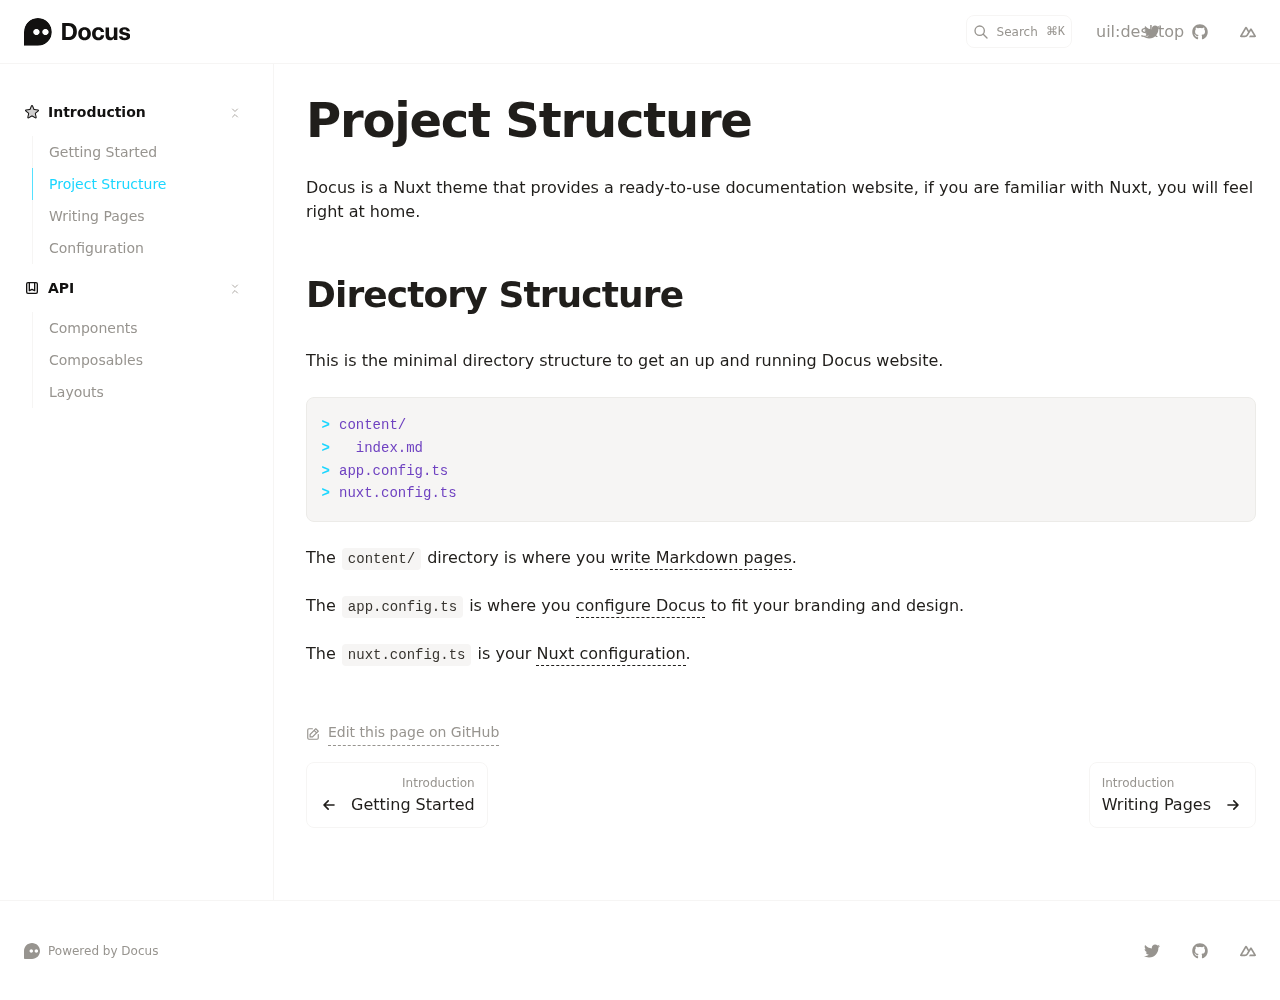
<file: introduction/project-structure/index.html>
<!DOCTYPE html>
<html lang="en">
<head><meta charset="utf-8">
<title>Project Structure · Docus</title>
<meta name="viewport" content="width=device-width, initial-scale=1">
<meta name="twitter:card" content="summary_large_image">
<meta property="og:image" content="https://user-images.githubusercontent.com/904724/185365452-87b7ca7b-6030-4813-a2db-5e65c785bf88.png">
<meta property="og:title" content="Project Structure">
<meta name="description" content="Docus is a Nuxt theme that provides a ready-to-use documentation website, if you are familiar with Nuxt, you will feel right at home.">
<meta property="og:description" content="Docus is a Nuxt theme that provides a ready-to-use documentation website, if you are familiar with Nuxt, you will feel right at home."><link rel="preload" as="fetch" crossorigin="anonymous" href="/introduction/project-structure/_payload.json"><style id="pinceau-theme">@media { :root {--pinceau-mq: initial; --docus-search-results-highlight-color: white;--docus-search-results-window-maxHeight: 100%;--docus-search-results-window-maxWidth: 640px;--docus-search-results-window-marginTop: 0;--docus-search-input-borderStyle: solid;--docus-search-input-borderWidth: 1px;--docus-search-backdropFilter: blur(24px);--docus-loadingBar-gradientColorStop3: #0047e1;--docus-loadingBar-gradientColorStop2: #34cdfe;--docus-loadingBar-gradientColorStop1: #00dc82;--docus-loadingBar-height: 3px;--docus-readableLine: 78ch;--docus-footer-height: 145px;--docus-header-height: 64px;--prose-code-inline-padding: 0.2rem 0.375rem 0.2rem 0.375rem;--prose-code-block-backdropFilter: contrast(1);--prose-code-block-border-style: solid;--prose-code-block-border-width: 1px;--prose-tbody-tr-borderBottom-style: dashed;--prose-tbody-tr-borderBottom-width: 1px;--prose-th-textAlign: inherit;--prose-thead-borderBottom-style: solid;--prose-thead-borderBottom-width: 1px;--prose-thead-border-style: solid;--prose-thead-border-width: 0px;--prose-table-textAlign: start;--prose-hr-width: 1px;--prose-hr-style: solid;--prose-li-listStylePosition: outside;--prose-ol-li-markerColor: currentColor;--prose-ol-paddingInlineStart: 21px;--prose-ol-listStyleType: decimal;--prose-ul-li-markerColor: currentColor;--prose-ul-paddingInlineStart: 21px;--prose-ul-listStyleType: disc;--prose-blockquote-border-style: solid;--prose-blockquote-border-width: 4px;--prose-blockquote-quotes: '201C' '201D' '2018' '2019';--prose-blockquote-paddingInlineStart: 24px;--prose-a-code-color-hover: currentColor;--prose-a-code-color-static: currentColor;--prose-a-hasCode-borderBottom: none;--prose-a-border-distance: 2px;--prose-a-border-color-hover: currentColor;--prose-a-border-color-static: currentColor;--prose-a-border-style-hover: solid;--prose-a-border-style-static: dashed;--prose-a-border-width: 1px;--prose-a-color-static: inherit;--prose-a-textDecoration: none;--prose-h6-margin: 3rem 0 2rem;--prose-h5-margin: 3rem 0 2rem;--prose-h4-margin: 3rem 0 2rem;--prose-h3-margin: 3rem 0 2rem;--prose-h2-margin: 3rem 0 2rem;--prose-h1-margin: 0 0 2rem;--typography-lead-loose: 2;--typography-lead-relaxed: 1.625;--typography-lead-normal: 1.5;--typography-lead-snug: 1.375;--typography-lead-tight: 1.25;--typography-lead-none: 1;--typography-lead-10: 2.5rem;--typography-lead-9: 2.25rem;--typography-lead-8: 2rem;--typography-lead-7: 1.75rem;--typography-lead-6: 1.5rem;--typography-lead-5: 1.25rem;--typography-lead-4: 1rem;--typography-lead-3: .75rem;--typography-lead-2: .5rem;--typography-lead-1: .025rem;--typography-fontWeight-black: 900;--typography-fontWeight-extrabold: 800;--typography-fontWeight-bold: 700;--typography-fontWeight-semibold: 600;--typography-fontWeight-medium: 500;--typography-fontWeight-normal: 400;--typography-fontWeight-light: 300;--typography-fontWeight-extralight: 200;--typography-fontWeight-thin: 100;--typography-fontSize-9xl: 128px;--typography-fontSize-8xl: 96px;--typography-fontSize-7xl: 72px;--typography-fontSize-6xl: 60px;--typography-fontSize-5xl: 48px;--typography-fontSize-4xl: 36px;--typography-fontSize-3xl: 30px;--typography-fontSize-2xl: 24px;--typography-fontSize-xl: 20px;--typography-fontSize-lg: 18px;--typography-fontSize-base: 16px;--typography-fontSize-sm: 14px;--typography-fontSize-xs: 12px;--typography-letterSpacing-wide: 0.025em;--typography-letterSpacing-tight: -0.025em;--typography-verticalMargin-base: 24px;--typography-verticalMargin-sm: 16px;--elements-border-secondary-hover: [object Object];--elements-backdrop-background: #fffc;--elements-backdrop-filter: saturate(200%) blur(20px);--elements-container-maxWidth: 80rem;--lead-loose: 2;--lead-relaxed: 1.625;--lead-normal: 1.5;--lead-snug: 1.375;--lead-tight: 1.25;--lead-none: 1;--lead-10: 2.5rem;--lead-9: 2.25rem;--lead-8: 2rem;--lead-7: 1.75rem;--lead-6: 1.5rem;--lead-5: 1.25rem;--lead-4: 1rem;--lead-3: .75rem;--lead-2: .5rem;--lead-1: .025rem;--letterSpacing-widest: 0.1em;--letterSpacing-wider: 0.05em;--letterSpacing-wide: 0.025em;--letterSpacing-normal: 0em;--letterSpacing-tight: -0.025em;--letterSpacing-tighter: -0.05em;--fontSize-9xl: 8rem;--fontSize-8xl: 6rem;--fontSize-7xl: 4.5rem;--fontSize-6xl: 3.75rem;--fontSize-5xl: 3rem;--fontSize-4xl: 2.25rem;--fontSize-3xl: 1.875rem;--fontSize-2xl: 1.5rem;--fontSize-xl: 1.25rem;--fontSize-lg: 1.125rem;--fontSize-base: 1rem;--fontSize-sm: 0.875rem;--fontSize-xs: 0.75rem;--fontWeight-black: 900;--fontWeight-extrabold: 800;--fontWeight-bold: 700;--fontWeight-semibold: 600;--fontWeight-medium: 500;--fontWeight-normal: 400;--fontWeight-light: 300;--fontWeight-extralight: 200;--fontWeight-thin: 100;--font-mono: ui-monospace, SFMono-Regular, Menlo, Monaco, Consolas, Liberation Mono, Courier New, monospace;--font-serif: ui-serif, Georgia, Cambria, Times New Roman, Times, serif;--font-sans: ui-sans-serif, system-ui, -apple-system, BlinkMacSystemFont, Segoe UI, Roboto, Helvetica Neue, Arial, Noto Sans, sans-serif, Apple Color Emoji, Segoe UI Emoji, Segoe UI Symbol, Noto Color Emoji;--opacity-total: 1;--opacity-high: 0.8;--opacity-medium: 0.5;--opacity-soft: 0.3;--opacity-light: 0.15;--opacity-bright: 0.1;--opacity-noOpacity: 0;--borderWidth-lg: 3px;--borderWidth-md: 2px;--borderWidth-sm: 1px;--borderWidth-noBorder: 0;--space-rem-875: 0.875rem;--space-rem-625: 0.625rem;--space-rem-375: 0.375rem;--space-rem-125: 0.125rem;--space-px: 1px;--space-128: 32rem;--space-96: 24rem;--space-80: 20rem;--space-72: 18rem;--space-64: 16rem;--space-60: 15rem;--space-56: 14rem;--space-52: 13rem;--space-48: 12rem;--space-44: 11rem;--space-40: 10rem;--space-36: 9rem;--space-32: 8rem;--space-28: 7rem;--space-24: 6rem;--space-20: 5rem;--space-16: 4rem;--space-14: 3.5rem;--space-12: 3rem;--space-11: 2.75rem;--space-10: 2.5rem;--space-9: 2.25rem;--space-8: 2rem;--space-7: 1.75rem;--space-6: 1.5rem;--space-5: 1.25rem;--space-4: 1rem;--space-3: 0.75rem;--space-2: 0.5rem;--space-1: 0.25rem;--space-0: 0px;--size-full: 100%;--size-7xl: 80rem;--size-6xl: 72rem;--size-5xl: 64rem;--size-4xl: 56rem;--size-3xl: 48rem;--size-2xl: 42rem;--size-xl: 36rem;--size-lg: 32rem;--size-md: 28rem;--size-sm: 24rem;--size-xs: 20rem;--size-200: 200px;--size-104: 104px;--size-80: 80px;--size-64: 64px;--size-56: 56px;--size-48: 48px;--size-40: 40px;--size-32: 32px;--size-24: 24px;--size-20: 20px;--size-16: 16px;--size-12: 12px;--size-8: 8px;--size-6: 6px;--size-4: 4px;--size-2: 2px;--size-0: 0px;--radii-full: 9999px;--radii-3xl: 1.75rem;--radii-2xl: 1.5rem;--radii-xl: 1rem;--radii-lg: 0.75rem;--radii-md: 0.5rem;--radii-sm: 0.375rem;--radii-xs: 0.25rem;--radii-2xs: 0.125rem;--radii-none: 0px;--shadow-none: 0px 0px 0px 0px transparent;--height-screen: 100vh;--width-screen: 100vw;--color-primary-900: #001A1F;--color-primary-800: #00232B;--color-primary-700: #024757;--color-primary-600: #09A0C1;--color-primary-500: #1AD6FF;--color-primary-400: #55E1FF;--color-primary-300: #82E3FF;--color-primary-200: #C5F2FF;--color-primary-100: #DCF7FF;--color-primary-50: #F1FCFF;--color-ruby-900: #380011;--color-ruby-800: #700021;--color-ruby-700: #a90032;--color-ruby-600: #e10043;--color-ruby-500: #ff1a5e;--color-ruby-400: #ff4079;--color-ruby-300: #ff6694;--color-ruby-200: #ff8dae;--color-ruby-100: #ffb3c9;--color-ruby-50: #ffd9e4;--color-pink-900: #380025;--color-pink-800: #70004b;--color-pink-700: #a90070;--color-pink-600: #e10095;--color-pink-500: #ff1ab2;--color-pink-400: #ff40bf;--color-pink-300: #ff66cc;--color-pink-200: #ff8dd8;--color-pink-100: #ffb3e5;--color-pink-50: #ffd9f2;--color-purple-900: #190038;--color-purple-800: #330070;--color-purple-700: #4c00a9;--color-purple-600: #6500e1;--color-purple-500: #811aff;--color-purple-400: #9640ff;--color-purple-300: #ab66ff;--color-purple-200: #c08dff;--color-purple-100: #d5b3ff;--color-purple-50: #ead9ff;--color-royalblue-900: #0b0531;--color-royalblue-800: #160a62;--color-royalblue-700: #211093;--color-royalblue-600: #2c15c4;--color-royalblue-500: #4127e8;--color-royalblue-400: #614bec;--color-royalblue-300: #806ff0;--color-royalblue-200: #a093f3;--color-royalblue-100: #c0b7f7;--color-royalblue-50: #dfdbfb;--color-indigoblue-900: #001238;--color-indigoblue-800: #002370;--color-indigoblue-700: #0035a9;--color-indigoblue-600: #0047e1;--color-indigoblue-500: #1a62ff;--color-indigoblue-400: #407cff;--color-indigoblue-300: #6696ff;--color-indigoblue-200: #8db0ff;--color-indigoblue-100: #b3cbff;--color-indigoblue-50: #d9e5ff;--color-blue-900: #00131D;--color-blue-800: #002235;--color-blue-700: #014267;--color-blue-600: #0069A6;--color-blue-500: #1AADFF;--color-blue-400: #64C7FF;--color-blue-300: #A1DDFF;--color-blue-200: #C6EAFF;--color-blue-100: #DFF3FF;--color-blue-50: #F2FAFF;--color-lightblue-900: #002e38;--color-lightblue-800: #005c70;--color-lightblue-700: #008aa9;--color-lightblue-600: #00b9e1;--color-lightblue-500: #1ad6ff;--color-lightblue-400: #40ddff;--color-lightblue-300: #66e4ff;--color-lightblue-200: #8deaff;--color-lightblue-100: #b3f1ff;--color-lightblue-50: #d9f8ff;--color-teal-900: #062a28;--color-teal-800: #0b544f;--color-teal-700: #117d77;--color-teal-600: #16a79e;--color-teal-500: #1cd1c6;--color-teal-400: #36e4da;--color-teal-300: #5fe9e1;--color-teal-200: #87efe9;--color-teal-100: #aff4f0;--color-teal-50: #d7faf8;--color-pear-900: #2a2b09;--color-pear-800: #545512;--color-pear-700: #7e801b;--color-pear-600: #a8aa24;--color-pear-500: #d0d32f;--color-pear-400: #d8da52;--color-pear-300: #e0e274;--color-pear-200: #e8e997;--color-pear-100: #eff0ba;--color-pear-50: #f7f8dc;--color-red-900: #1C0301;--color-red-800: #340A01;--color-red-700: #701704;--color-red-600: #BB2402;--color-red-500: #FF3B10;--color-red-400: #FF7353;--color-red-300: #FFA692;--color-red-200: #FFDED7;--color-red-100: #FFF3F0;--color-red-50: #FFF9F8;--color-orange-900: #381800;--color-orange-800: #702f00;--color-orange-700: #a94700;--color-orange-600: #e15e00;--color-orange-500: #ff7a1a;--color-orange-400: #ff9040;--color-orange-300: #ffa666;--color-orange-200: #ffbd8d;--color-orange-100: #ffd3b3;--color-orange-50: #ffe9d9;--color-yellow-900: #1B1500;--color-yellow-800: #292100;--color-yellow-700: #614E02;--color-yellow-600: #CBA408;--color-yellow-500: #FBCA05;--color-yellow-400: #FFDC4E;--color-yellow-300: #FFE372;--color-yellow-200: #FFF0B1;--color-yellow-100: #FFF6D3;--color-yellow-50: #FFFCEE;--color-green-900: #00190F;--color-green-800: #002817;--color-green-700: #006037;--color-green-600: #00B467;--color-green-500: #0DD885;--color-green-400: #3CEEA5;--color-green-300: #86FBCB;--color-green-200: #C3FFE6;--color-green-100: #DEFFF1;--color-green-50: #ECFFF7;--color-gray-900: #121110;--color-gray-800: #201E1B;--color-gray-700: #36332E;--color-gray-600: #67635D;--color-gray-500: #97948F;--color-gray-400: #ADA9A4;--color-gray-300: #DBD9D3;--color-gray-200: #ECEBE8;--color-gray-100: #F6F5F4;--color-gray-50: #FBFBFB;--color-black: #0B0A0A;--color-white: #ffffff;--media-portrait: only screen and (orientation: portrait);--media-landscape: only screen and (orientation: landscape);--media-rm: (prefers-reduced-motion: reduce);--media-2xl: (min-width: 1536px);--media-xl: (min-width: 1280px);--media-lg: (min-width: 1024px);--media-md: (min-width: 768px);--media-sm: (min-width: 640px);--media-xs: (min-width: 475px);--docus-search-results-highlight-backgroundColor: var(--color-primary-500);--docus-search-results-selected-backgroundColor: var(--color-gray-300);--docus-search-results-window-borderRadius: none;--docus-search-results-window-marginX: 0;--docus-search-input-backgroundColor: var(--color-gray-200);--docus-search-input-padding: var(--space-2) var(--space-4);--docus-search-input-gap: var(--space-2);--docus-search-input-fontSize: var(--fontSize-sm);--docus-search-input-borderColor: var(--color-gray-200);--docus-search-input-borderRadius: var(--radii-2xs);--docus-footer-padding: var(--space-4) 0;--docus-header-title-color-hover: var(--color-primary-500);--docus-header-title-color-static: var(--color-gray-900);--docus-header-title-fontWeight: var(--fontWeight-bold);--docus-header-title-fontSize: var(--fontSize-2xl);--docus-header-logo-height: var(--space-6);--docus-body-fontFamily: var(--font-sans);--docus-body-color: var(--color-gray-800);--docus-body-backgroundColor: var(--color-white);--prose-code-inline-fontWeight: var(--typography-fontWeight-normal);--prose-code-inline-fontSize: var(--typography-fontSize-sm);--prose-code-inline-borderRadius: var(--radii-xs);--prose-code-block-pre-padding: var(--typography-verticalMargin-sm);--prose-code-block-margin: var(--typography-verticalMargin-base) 0;--prose-code-block-fontSize: var(--typography-fontSize-sm);--prose-tbody-code-inline-fontSize: var(--typography-fontSize-sm);--prose-tbody-td-padding: var(--typography-verticalMargin-sm);--prose-th-fontWeight: var(--typography-fontWeight-semibold);--prose-th-padding: 0 var(--typography-verticalMargin-sm) var(--typography-verticalMargin-sm) var(--typography-verticalMargin-sm);--prose-table-lineHeight: var(--typography-lead-6);--prose-table-fontSize: var(--typography-fontSize-sm);--prose-table-margin: var(--typography-verticalMargin-base) 0;--prose-hr-margin: var(--typography-verticalMargin-base) 0;--prose-li-margin: var(--typography-verticalMargin-sm) 0;--prose-ol-margin: var(--typography-verticalMargin-base) 0;--prose-ul-margin: var(--typography-verticalMargin-base) 0;--prose-blockquote-margin: var(--typography-verticalMargin-base) 0;--prose-a-code-border-style: var(--prose-a-border-style-static);--prose-a-code-border-width: var(--prose-a-border-width);--prose-a-fontWeight: var(--typography-fontWeight-medium);--prose-img-margin: var(--typography-verticalMargin-base) 0;--prose-strong-fontWeight: var(--typography-fontWeight-semibold);--prose-h6-iconSize: var(--typography-fontSize-base);--prose-h6-fontWeight: var(--typography-fontWeight-semibold);--prose-h6-lineHeight: var(--typography-lead-normal);--prose-h6-fontSize: var(--typography-fontSize-lg);--prose-h5-iconSize: var(--typography-fontSize-lg);--prose-h5-fontWeight: var(--typography-fontWeight-semibold);--prose-h5-lineHeight: var(--typography-lead-snug);--prose-h5-fontSize: var(--typography-fontSize-xl);--prose-h4-iconSize: var(--typography-fontSize-lg);--prose-h4-letterSpacing: var(--typography-letterSpacing-tight);--prose-h4-fontWeight: var(--typography-fontWeight-semibold);--prose-h4-lineHeight: var(--typography-lead-snug);--prose-h4-fontSize: var(--typography-fontSize-2xl);--prose-h3-iconSize: var(--typography-fontSize-xl);--prose-h3-letterSpacing: var(--typography-letterSpacing-tight);--prose-h3-fontWeight: var(--typography-fontWeight-semibold);--prose-h3-lineHeight: var(--typography-lead-snug);--prose-h3-fontSize: var(--typography-fontSize-3xl);--prose-h2-iconSize: var(--typography-fontSize-2xl);--prose-h2-letterSpacing: var(--typography-letterSpacing-tight);--prose-h2-fontWeight: var(--typography-fontWeight-semibold);--prose-h2-lineHeight: var(--typography-lead-tight);--prose-h2-fontSize: var(--typography-fontSize-4xl);--prose-h1-iconSize: var(--typography-fontSize-3xl);--prose-h1-letterSpacing: var(--typography-letterSpacing-tight);--prose-h1-fontWeight: var(--typography-fontWeight-bold);--prose-h1-lineHeight: var(--typography-lead-tight);--prose-h1-fontSize: var(--typography-fontSize-5xl);--prose-p-br-margin: var(--typography-verticalMargin-base) 0 0 0;--prose-p-margin: var(--typography-verticalMargin-base) 0;--prose-p-lineHeight: var(--typography-lead-normal);--prose-p-fontSize: var(--typography-fontSize-base);--typography-color-secondary-900: var(--color-gray-900);--typography-color-secondary-800: var(--color-gray-800);--typography-color-secondary-700: var(--color-gray-700);--typography-color-secondary-600: var(--color-gray-600);--typography-color-secondary-500: var(--color-gray-500);--typography-color-secondary-400: var(--color-gray-400);--typography-color-secondary-300: var(--color-gray-300);--typography-color-secondary-200: var(--color-gray-200);--typography-color-secondary-100: var(--color-gray-100);--typography-color-secondary-50: var(--color-gray-50);--typography-color-primary-900: var(--color-primary-900);--typography-color-primary-800: var(--color-primary-800);--typography-color-primary-700: var(--color-primary-700);--typography-color-primary-600: var(--color-primary-600);--typography-color-primary-500: var(--color-primary-500);--typography-color-primary-400: var(--color-primary-400);--typography-color-primary-300: var(--color-primary-300);--typography-color-primary-200: var(--color-primary-200);--typography-color-primary-100: var(--color-primary-100);--typography-color-primary-50: var(--color-primary-50);--typography-font-code: var(--font-mono);--typography-font-body: var(--font-sans);--typography-font-display: var(--font-sans);--typography-body-backgroundColor: var(--color-white);--typography-body-color: var(--color-black);--elements-state-danger-borderColor-secondary: var(--color-red-200);--elements-state-danger-borderColor-primary: var(--color-red-100);--elements-state-danger-backgroundColor-secondary: var(--color-red-100);--elements-state-danger-backgroundColor-primary: var(--color-red-50);--elements-state-danger-color-secondary: var(--color-red-600);--elements-state-danger-color-primary: var(--color-red-500);--elements-state-warning-borderColor-secondary: var(--color-yellow-200);--elements-state-warning-borderColor-primary: var(--color-yellow-100);--elements-state-warning-backgroundColor-secondary: var(--color-yellow-100);--elements-state-warning-backgroundColor-primary: var(--color-yellow-50);--elements-state-warning-color-secondary: var(--color-yellow-700);--elements-state-warning-color-primary: var(--color-yellow-600);--elements-state-success-borderColor-secondary: var(--color-green-200);--elements-state-success-borderColor-primary: var(--color-green-100);--elements-state-success-backgroundColor-secondary: var(--color-green-100);--elements-state-success-backgroundColor-primary: var(--color-green-50);--elements-state-success-color-secondary: var(--color-green-600);--elements-state-success-color-primary: var(--color-green-500);--elements-state-info-borderColor-secondary: var(--color-blue-200);--elements-state-info-borderColor-primary: var(--color-blue-100);--elements-state-info-backgroundColor-secondary: var(--color-blue-100);--elements-state-info-backgroundColor-primary: var(--color-blue-50);--elements-state-info-color-secondary: var(--color-blue-600);--elements-state-info-color-primary: var(--color-blue-500);--elements-state-primary-borderColor-secondary: var(--color-primary-200);--elements-state-primary-borderColor-primary: var(--color-primary-100);--elements-state-primary-backgroundColor-secondary: var(--color-primary-100);--elements-state-primary-backgroundColor-primary: var(--color-primary-50);--elements-state-primary-color-secondary: var(--color-primary-700);--elements-state-primary-color-primary: var(--color-primary-600);--elements-surface-secondary-backgroundColor: var(--color-gray-200);--elements-surface-primary-backgroundColor: var(--color-gray-100);--elements-surface-background-base: var(--color-gray-100);--elements-border-secondary-static: var(--color-gray-200);--elements-border-primary-hover: var(--color-gray-200);--elements-border-primary-static: var(--color-gray-100);--elements-container-padding-md: var(--space-6);--elements-container-padding-sm: var(--space-6);--elements-container-padding-xs: var(--space-4);--elements-container-padding-mobile: var(--space-4);--elements-text-secondary-color-hover: var(--color-gray-700);--elements-text-secondary-color-static: var(--color-gray-500);--elements-text-primary-color-static: var(--color-gray-900);--text-6xl-lineHeight: var(--lead-none);--text-6xl-fontSize: var(--fontSize-6xl);--text-5xl-lineHeight: var(--lead-none);--text-5xl-fontSize: var(--fontSize-5xl);--text-4xl-lineHeight: var(--lead-10);--text-4xl-fontSize: var(--fontSize-4xl);--text-3xl-lineHeight: var(--lead-9);--text-3xl-fontSize: var(--fontSize-3xl);--text-2xl-lineHeight: var(--lead-8);--text-2xl-fontSize: var(--fontSize-2xl);--text-xl-lineHeight: var(--lead-7);--text-xl-fontSize: var(--fontSize-xl);--text-lg-lineHeight: var(--lead-7);--text-lg-fontSize: var(--fontSize-lg);--text-base-lineHeight: var(--lead-6);--text-base-fontSize: var(--fontSize-base);--text-sm-lineHeight: var(--lead-5);--text-sm-fontSize: var(--fontSize-sm);--text-xs-lineHeight: var(--lead-4);--text-xs-fontSize: var(--fontSize-xs);--color-shadow: var(--color-gray-400);--color-secondary-900: var(--color-gray-900);--color-secondary-800: var(--color-gray-800);--color-secondary-700: var(--color-gray-700);--color-secondary-600: var(--color-gray-600);--color-secondary-500: var(--color-gray-500);--color-secondary-400: var(--color-gray-400);--color-secondary-300: var(--color-gray-300);--color-secondary-200: var(--color-gray-200);--color-secondary-100: var(--color-gray-100);--color-secondary-50: var(--color-gray-50);--prose-code-inline-backgroundColor: var(--typography-color-secondary-100);--prose-code-inline-color: var(--typography-color-secondary-700);--prose-code-block-backgroundColor: var(--typography-color-secondary-100);--prose-code-block-color: var(--typography-color-secondary-700);--prose-code-block-border-color: var(--typography-color-secondary-200);--prose-tbody-tr-borderBottom-color: var(--typography-color-secondary-200);--prose-th-color: var(--typography-color-secondary-600);--prose-thead-borderBottom-color: var(--typography-color-secondary-200);--prose-thead-border-color: var(--typography-color-secondary-300);--prose-hr-color: var(--typography-color-secondary-200);--prose-blockquote-border-color: var(--typography-color-secondary-200);--prose-blockquote-color: var(--typography-color-secondary-500);--prose-a-code-background-hover: var(--typography-color-primary-50);--prose-a-code-border-color-hover: var(--typography-color-primary-500);--prose-a-code-border-color-static: var(--typography-color-secondary-400);--prose-a-color-hover: var(--typography-color-primary-500);--shadow-2xl: 0px 25px 50px -12px var(--color-shadow);--shadow-xl: 0px 20px 25px -5px var(--color-shadow), 0px 8px 10px -6px var(--color-shadow);--shadow-lg: 0px 10px 15px -3px var(--color-shadow), 0px 4px 6px -4px var(--color-shadow);--shadow-md: 0px 4px 6px -1px var(--color-shadow), 0px 2px 4px -2px var(--color-shadow);--shadow-sm: 0px 1px 3px 0px var(--color-shadow), 0px 1px 2px -1px var(--color-shadow);--shadow-xs: 0px 1px 2px 0px var(--color-shadow); } }@media { :root.dark {--pinceau-mq: dark; --prose-code-block-backdropFilter: contrast(1);--prose-ol-li-markerColor: currentColor;--prose-ul-li-markerColor: currentColor;--prose-a-code-color-hover: currentColor;--prose-a-code-color-static: currentColor;--prose-a-border-color-hover: currentColor;--prose-a-border-color-static: currentColor;--prose-a-color-static: inherit;--elements-backdrop-background: #0c0d0ccc;--docus-search-results-selected-backgroundColor: var(--color-gray-700);--docus-search-input-backgroundColor: var(--color-gray-800);--docus-search-input-borderColor: transparent;--docus-header-title-color-static: var(--color-gray-100);--docus-body-color: var(--color-gray-200);--docus-body-backgroundColor: var(--color-black);--typography-body-backgroundColor: var(--color-black);--typography-body-color: var(--color-white);--elements-state-danger-borderColor-secondary: var(--color-red-700);--elements-state-danger-borderColor-primary: var(--color-red-800);--elements-state-danger-backgroundColor-secondary: var(--color-red-800);--elements-state-danger-backgroundColor-primary: var(--color-red-900);--elements-state-danger-color-secondary: var(--color-red-200);--elements-state-danger-color-primary: var(--color-red-300);--elements-state-warning-borderColor-secondary: var(--color-yellow-700);--elements-state-warning-borderColor-primary: var(--color-yellow-800);--elements-state-warning-backgroundColor-secondary: var(--color-yellow-800);--elements-state-warning-backgroundColor-primary: var(--color-yellow-900);--elements-state-warning-color-secondary: var(--color-yellow-200);--elements-state-warning-color-primary: var(--color-yellow-400);--elements-state-success-borderColor-secondary: var(--color-green-700);--elements-state-success-borderColor-primary: var(--color-green-800);--elements-state-success-backgroundColor-secondary: var(--color-green-800);--elements-state-success-backgroundColor-primary: var(--color-green-900);--elements-state-success-color-secondary: var(--color-green-200);--elements-state-success-color-primary: var(--color-green-400);--elements-state-info-borderColor-secondary: var(--color-blue-700);--elements-state-info-borderColor-primary: var(--color-blue-800);--elements-state-info-backgroundColor-secondary: var(--color-blue-800);--elements-state-info-backgroundColor-primary: var(--color-blue-900);--elements-state-info-color-secondary: var(--color-blue-200);--elements-state-info-color-primary: var(--color-blue-400);--elements-state-primary-borderColor-secondary: var(--color-primary-700);--elements-state-primary-borderColor-primary: var(--color-primary-800);--elements-state-primary-backgroundColor-secondary: var(--color-primary-800);--elements-state-primary-backgroundColor-primary: var(--color-primary-900);--elements-state-primary-color-secondary: var(--color-primary-200);--elements-state-primary-color-primary: var(--color-primary-400);--elements-surface-secondary-backgroundColor: var(--color-gray-800);--elements-surface-primary-backgroundColor: var(--color-gray-900);--elements-surface-background-base: var(--color-gray-900);--elements-border-secondary-static: var(--color-gray-800);--elements-border-primary-hover: var(--color-gray-800);--elements-border-primary-static: var(--color-gray-900);--elements-text-secondary-color-hover: var(--color-gray-200);--elements-text-secondary-color-static: var(--color-gray-400);--elements-text-primary-color-static: var(--color-gray-50);--color-shadow: var(--color-gray-800);--prose-code-inline-backgroundColor: var(--typography-color-secondary-800);--prose-code-inline-color: var(--typography-color-secondary-200);--prose-code-block-backgroundColor: var(--typography-color-secondary-900);--prose-code-block-color: var(--typography-color-secondary-200);--prose-code-block-border-color: var(--typography-color-secondary-800);--prose-tbody-tr-borderBottom-color: var(--typography-color-secondary-800);--prose-th-color: var(--typography-color-secondary-400);--prose-thead-borderBottom-color: var(--typography-color-secondary-800);--prose-thead-border-color: var(--typography-color-secondary-600);--prose-hr-color: var(--typography-color-secondary-800);--prose-blockquote-border-color: var(--typography-color-secondary-700);--prose-blockquote-color: var(--typography-color-secondary-400);--prose-a-code-background-hover: var(--typography-color-primary-900);--prose-a-code-border-color-hover: var(--typography-color-primary-600);--prose-a-code-border-color-static: var(--typography-color-secondary-600);--prose-a-color-hover: var(--typography-color-primary-400); } }@media (min-width: 640px) { :root {--pinceau-mq: sm; --docus-search-results-window-maxHeight: 320px;--docus-search-results-window-marginTop: 20vh;--docus-footer-height: 100px;--docus-search-results-window-borderRadius: var(--radii-xs);--docus-search-results-window-marginX: var(--space-4);--docus-header-logo-height: var(--space-7); } }</style><style id="pinceau-runtime-hydratable">@media{.phy[--]{--puid:bnZ3mx-v;}.pv-8M4Fz5{padding-left:var(--elements-container-padding-mobile);padding-right:var(--elements-container-padding-mobile);}@media (min-width: 475px){.pv-8M4Fz5{padding-left:var(--elements-container-padding-xs);padding-right:var(--elements-container-padding-xs);}}@media (min-width: 640px){.pv-8M4Fz5{padding-left:var(--elements-container-padding-sm);padding-right:var(--elements-container-padding-sm);}}@media (min-width: 768px){.pv-8M4Fz5{padding-left:var(--elements-container-padding-md);padding-right:var(--elements-container-padding-md);}}} @media{.phy[--]{--puid:9a1kQd-v;}.pv-cr52Ut{max-width:var(--elements-container-maxWidth);padding-left:var(--elements-container-padding-mobile);padding-right:var(--elements-container-padding-mobile);}@media (min-width: 475px){.pv-cr52Ut{padding-left:var(--elements-container-padding-xs);padding-right:var(--elements-container-padding-xs);}}@media (min-width: 640px){.pv-cr52Ut{padding-left:var(--elements-container-padding-sm);padding-right:var(--elements-container-padding-sm);}}@media (min-width: 768px){.pv-cr52Ut{padding-left:var(--elements-container-padding-md);padding-right:var(--elements-container-padding-md);}}} </style><link rel="modulepreload" as="script" crossorigin href="/_nuxt/entry.178d0a26.js"><link rel="preload" as="style" href="/_nuxt/entry.bab22983.css"><link rel="modulepreload" as="script" crossorigin href="/_nuxt/document-driven.6f8738bc.js"><link rel="modulepreload" as="script" crossorigin href="/_nuxt/DocumentDrivenEmpty.869125b0.js"><link rel="modulepreload" as="script" crossorigin href="/_nuxt/ContentRenderer.578c4f1e.js"><link rel="modulepreload" as="script" crossorigin href="/_nuxt/ContentRendererMarkdown.2ace42a8.js"><link rel="modulepreload" as="script" crossorigin href="/_nuxt/DocumentDrivenNotFound.1c550ee1.js"><link rel="preload" as="style" href="/_nuxt/DocumentDrivenNotFound.a51e983d.css"><link rel="modulepreload" as="script" crossorigin href="/_nuxt/ButtonLink.fd66c0d9.js"><link rel="preload" as="style" href="/_nuxt/ButtonLink.f1bba381.css"><link rel="modulepreload" as="script" crossorigin href="/_nuxt/ContentSlot.f2cd4838.js"><link rel="modulepreload" as="script" crossorigin href="/_nuxt/IconDocus.c2fd425f.js"><link rel="modulepreload" as="script" crossorigin href="/_nuxt/default.c251ea3e.js"><link rel="modulepreload" as="script" crossorigin href="/_nuxt/DocsPageLayout.c1d61e51.js"><link rel="preload" as="style" href="/_nuxt/DocsPageLayout.02dc181a.css"><link rel="modulepreload" as="script" crossorigin href="/_nuxt/DocsAside.dac6eeb8.js"><link rel="preload" as="style" href="/_nuxt/DocsAside.2fb09fdf.css"><link rel="modulepreload" as="script" crossorigin href="/_nuxt/ProseCodeInline.037be5e3.js"><link rel="preload" as="style" href="/_nuxt/ProseCodeInline.873c7ac7.css"><link rel="modulepreload" as="script" crossorigin href="/_nuxt/Alert.2599f928.js"><link rel="preload" as="style" href="/_nuxt/Alert.dcca94b5.css"><link rel="modulepreload" as="script" crossorigin href="/_nuxt/DocsPageBottom.57c3a04f.js"><link rel="preload" as="style" href="/_nuxt/DocsPageBottom.8ccfb11a.css"><link rel="modulepreload" as="script" crossorigin href="/_nuxt/ProseA.42928d23.js"><link rel="preload" as="style" href="/_nuxt/ProseA.baee409d.css"><link rel="modulepreload" as="script" crossorigin href="/_nuxt/EditOnLink.vue.d74b481c.js"><link rel="modulepreload" as="script" crossorigin href="/_nuxt/DocsPrevNext.83edbaba.js"><link rel="preload" as="style" href="/_nuxt/DocsPrevNext.1afb9bff.css"><link rel="modulepreload" as="script" crossorigin href="/_nuxt/DocsToc.9a7dd47a.js"><link rel="preload" as="style" href="/_nuxt/DocsToc.3b297d9e.css"><link rel="modulepreload" as="script" crossorigin href="/_nuxt/DocsTocLinks.a5b8344f.js"><link rel="preload" as="style" href="/_nuxt/DocsTocLinks.40154331.css"><link rel="modulepreload" as="script" crossorigin href="/_nuxt/EditOnLink.5bb5f2e7.js"><link rel="modulepreload" as="script" crossorigin href="/_nuxt/ProseH1.ea2908cc.js"><link rel="preload" as="style" href="/_nuxt/ProseH1.6d63403c.css"><link rel="modulepreload" as="script" crossorigin href="/_nuxt/ProseP.9429d68e.js"><link rel="preload" as="style" href="/_nuxt/ProseP.b99f89cd.css"><link rel="modulepreload" as="script" crossorigin href="/_nuxt/ProseH2.25b3ca55.js"><link rel="preload" as="style" href="/_nuxt/ProseH2.3a63b076.css"><link rel="modulepreload" as="script" crossorigin href="/_nuxt/ProseCode.14de0dc1.js"><link rel="preload" as="style" href="/_nuxt/ProseCode.585625f1.css"><link rel="prefetch" as="style" href="/_nuxt/page.2a2c3179.css"><link rel="prefetch" as="script" crossorigin href="/_nuxt/page.c77bd445.js"><link rel="prefetch" as="script" crossorigin href="/_nuxt/client-db.b5e4b6a7.js"><link rel="prefetch" as="script" crossorigin href="/_nuxt/debug.0d54d2e9.js"><link rel="prefetch" as="style" href="/_nuxt/useStudio.a92b5f33.css"><link rel="prefetch" as="script" crossorigin href="/_nuxt/useStudio.3b1b8a16.js"><link rel="prefetch" as="style" href="/_nuxt/error-404.47a83e66.css"><link rel="prefetch" as="script" crossorigin href="/_nuxt/error-404.0dfcacf7.js"><link rel="prefetch" as="style" href="/_nuxt/error-500.534ab3f3.css"><link rel="prefetch" as="script" crossorigin href="/_nuxt/error-500.8a49c805.js"><link rel="stylesheet" href="/_nuxt/entry.bab22983.css"><link rel="stylesheet" href="/_nuxt/DocumentDrivenNotFound.a51e983d.css"><link rel="stylesheet" href="/_nuxt/ButtonLink.f1bba381.css"><link rel="stylesheet" href="/_nuxt/DocsPageLayout.02dc181a.css"><link rel="stylesheet" href="/_nuxt/DocsAside.2fb09fdf.css"><link rel="stylesheet" href="/_nuxt/ProseCodeInline.873c7ac7.css"><link rel="stylesheet" href="/_nuxt/Alert.dcca94b5.css"><link rel="stylesheet" href="/_nuxt/DocsPageBottom.8ccfb11a.css"><link rel="stylesheet" href="/_nuxt/ProseA.baee409d.css"><link rel="stylesheet" href="/_nuxt/DocsPrevNext.1afb9bff.css"><link rel="stylesheet" href="/_nuxt/DocsToc.3b297d9e.css"><link rel="stylesheet" href="/_nuxt/DocsTocLinks.40154331.css"><link rel="stylesheet" href="/_nuxt/ProseH1.6d63403c.css"><link rel="stylesheet" href="/_nuxt/ProseP.b99f89cd.css"><link rel="stylesheet" href="/_nuxt/ProseH2.3a63b076.css"><link rel="stylesheet" href="/_nuxt/ProseCode.585625f1.css"><script>"use strict";(()=>{const a=window,e=document.documentElement,m=["dark","light"],c=window.localStorage.getItem("nuxt-color-mode")||"system";let n=c==="system"?f():c;const l=e.getAttribute("data-color-mode-forced");l&&(n=l),i(n),a["__NUXT_COLOR_MODE__"]={preference:c,value:n,getColorScheme:f,addColorScheme:i,removeColorScheme:d};function i(o){const t=""+o+"",s="theme";e.classList?e.classList.add(t):e.className+=" "+t,s&&e.setAttribute("data-"+s,o)}function d(o){const t=""+o+"",s="theme";e.classList?e.classList.remove(t):e.className=e.className.replace(new RegExp(t,"g"),""),s&&e.removeAttribute("data-"+s)}function r(o){return a.matchMedia("(prefers-color-scheme"+o+")")}function f(){if(a.matchMedia&&r("").media!=="not all"){for(const o of m)if(r(":"+o).matches)return o}return"light"}})();
</script></head>
<body ><!----><!--teleport anchor--><!----><!--teleport anchor--><div id="__nuxt"><div class="app-layout" data-v-7e369344><div class="nuxt-progress" style="width:0%;opacity:0;background-size:Infinity% auto;" data-v-7e369344></div><header class="has-dialog" data-v-7e369344 data-v-3289ea1f><div class="container pv-8M4Fz5 pc-bnZ3mx" data-v-3289ea1f data-v-6d327d86><!--[--><div class="section left" data-v-3289ea1f><!--[--><button aria-label="Menu" data-v-7f4712f7><svg xmlns="http://www.w3.org/2000/svg" xmlns:xlink="http://www.w3.org/1999/xlink" role="img" class="icon" data-v-7f4712f7 style="" width="1em" height="1em" viewBox="0 0 24 24" data-v-121c6e7d><path fill="none" stroke="currentColor" stroke-linecap="round" stroke-linejoin="round" stroke-width="2" d="M4 6h16M4 12h16M4 18h16"/></svg></button><!--teleport start--><!--teleport end--><!--]--><a href="/" class="navbar-logo" aria-label="Docus" data-v-3289ea1f data-v-43c2ee78><span class="logo" data-v-43c2ee78><svg viewbox="0 0 167 44" fill="none" xmlns="http://www.w3.org/2000/svg" data-v-43c2ee78 data-v-55bd2b22><path d="M60 34.5945H70.2569C78.3172 34.5945 83.064 29.6369 83.064 21.1959V21.159C83.064 12.7365 78.2986 8 70.2569 8H60V34.5945ZM65.6217 29.987V12.5891H69.5867C74.5197 12.5891 77.3306 15.63 77.3306 21.1775V21.2143C77.3306 26.9645 74.6128 29.987 69.5867 29.987H65.6217Z" fill="currentColor" data-v-55bd2b22></path><path d="M95.1966 35C101.228 35 105.081 31.1666 105.081 24.716V24.6792C105.081 18.284 101.153 14.4321 95.178 14.4321C89.2211 14.4321 85.312 18.3208 85.312 24.6792V24.716C85.312 31.1481 89.1281 35 95.1966 35ZM95.2152 30.7795C92.5346 30.7795 90.8407 28.5863 90.8407 24.716V24.6792C90.8407 20.8642 92.5532 18.6526 95.178 18.6526C97.8213 18.6526 99.5525 20.8642 99.5525 24.6792V24.716C99.5525 28.5679 97.8585 30.7795 95.2152 30.7795Z" fill="currentColor" data-v-55bd2b22></path><path d="M116.823 35C122.147 35 125.59 31.7195 125.851 27.4068V27.2962H120.788L120.769 27.4621C120.397 29.4526 119.038 30.7795 116.86 30.7795C114.179 30.7795 112.504 28.5863 112.504 24.716V24.6976C112.504 20.9195 114.179 18.6526 116.841 18.6526C119.094 18.6526 120.415 20.0901 120.751 21.97L120.788 22.1358H125.832V22.0068C125.628 17.7311 122.184 14.4321 116.767 14.4321C110.792 14.4321 106.975 18.3577 106.975 24.6792V24.6976C106.975 31.0744 110.736 35 116.823 35Z" fill="currentColor" data-v-55bd2b22></path><path d="M135.08 35C138.095 35 140.143 33.5993 141.167 31.3324H141.278V34.5945H146.714V14.8375H141.278V26.1904C141.278 28.7706 139.733 30.5399 137.295 30.5399C134.856 30.5399 133.628 29.0471 133.628 26.4669V14.8375H128.192V27.5911C128.192 32.2171 130.687 35 135.08 35Z" fill="currentColor" data-v-55bd2b22></path><path d="M158.27 35C163.407 35 167 32.4567 167 28.5863V28.5679C167 25.656 165.287 24.0341 161.118 23.1679L157.73 22.4491C155.719 22.0253 155.031 21.3618 155.031 20.3481V20.3297C155.031 19.058 156.203 18.2287 158.083 18.2287C160.094 18.2287 161.267 19.2976 161.453 20.7167L161.471 20.8642H166.479V20.6799C166.348 17.215 163.389 14.4321 158.083 14.4321C153.001 14.4321 149.725 16.8648 149.725 20.6246V20.643C149.725 23.5918 151.68 25.5085 155.552 26.3195L158.94 27.0198C160.894 27.4437 161.564 28.0519 161.564 29.1024V29.1208C161.564 30.3925 160.317 31.185 158.27 31.185C156.092 31.185 154.919 30.2819 154.565 28.7338L154.528 28.5679H149.223L149.241 28.7338C149.669 32.4751 152.741 35 158.27 35Z" fill="currentColor" data-v-55bd2b22></path><mask id="mask0_109_36" style="mask-type:alpha;" maskUnits="userSpaceOnUse" x="0" y="0" width="44" height="44" data-v-55bd2b22><path fill-rule="evenodd" clip-rule="evenodd" d="M0 21.8104C0 9.76479 9.80347 0 21.8967 0C33.99 0 43.7935 9.76479 43.7935 21.8104C43.7935 33.8559 33.99 43.6207 21.8967 43.6207H0V21.8104ZM19.5294 17.0944C22.1442 17.0944 24.2641 19.2059 24.2641 21.8104C24.2641 24.4148 22.1442 26.526 19.5294 26.526C16.9147 26.526 14.7948 24.4148 14.7948 21.8101C14.7948 19.2059 16.9147 17.0944 19.5294 17.0944V17.0944ZM38.4674 21.8104C38.4674 19.2059 36.3475 17.0944 33.7328 17.0944C31.1183 17.0944 28.9984 19.2059 28.9984 21.8104C28.9984 24.4148 31.1183 26.526 33.7328 26.526C36.3475 26.526 38.4674 24.4148 38.4674 21.8101V21.8104Z" fill="white" data-v-55bd2b22></path></mask><g mask="url(#mask0_109_36)" data-v-55bd2b22><path fill-rule="evenodd" clip-rule="evenodd" d="M0 21.8104C0 9.76479 9.80347 0 21.8967 0C33.99 0 43.7935 9.76479 43.7935 21.8104C43.7935 33.8559 33.99 43.6207 21.8967 43.6207H0V21.8104ZM19.5294 17.0944C22.1442 17.0944 24.2641 19.2059 24.2641 21.8104C24.2641 24.4148 22.1442 26.526 19.5294 26.526C16.9147 26.526 14.7948 24.4148 14.7948 21.8101C14.7948 19.2059 16.9147 17.0944 19.5294 17.0944V17.0944ZM38.4674 21.8104C38.4674 19.2059 36.3475 17.0944 33.7328 17.0944C31.1183 17.0944 28.9984 19.2059 28.9984 21.8104C28.9984 24.4148 31.1183 26.526 33.7328 26.526C36.3475 26.526 38.4674 24.4148 38.4674 21.8101V21.8104Z" fill="currentColor" data-v-55bd2b22></path><path d="M9.9987e-06 43.6206H-0.156525V43.7762H9.9987e-06V43.6206ZM21.8967 -0.156006C9.71704 -0.156006 -0.156525 9.67861 -0.156525 21.8106H0.156545C0.156545 9.8508 9.88991 0.155828 21.8967 0.155828V-0.156006ZM43.9497 21.8103C43.9497 9.67861 34.0764 -0.156006 21.8967 -0.156006V0.155828C33.9036 0.155828 43.6369 9.8508 43.6369 21.8103H43.9497ZM21.8967 43.7762C34.0764 43.7762 43.9497 33.9419 43.9497 21.8103H43.6369C43.6369 33.7697 33.9036 43.4647 21.8967 43.4647V43.7762V43.7762ZM9.9987e-06 43.7762H21.8967V43.4647H9.9987e-06V43.7762ZM-0.156525 21.8103V43.6206H0.156545V21.8103H-0.156525ZM24.4203 21.8103C24.4203 19.1197 22.2306 16.9387 19.5294 16.9387V17.2502C22.0577 17.2502 24.1075 19.2916 24.1075 21.8103H24.4203V21.8103ZM19.5294 26.6816C22.2306 26.6816 24.4203 24.5005 24.4203 21.8103H24.1075C24.1075 24.3286 22.058 26.37 19.5294 26.37V26.6816V26.6816ZM14.6385 21.8106C14.6385 24.5008 16.8282 26.6819 19.5294 26.6819V26.3703C17.0011 26.3703 14.9513 24.3289 14.9513 21.8106H14.6385ZM19.5297 16.9387C16.8285 16.9387 14.6388 19.1197 14.6388 21.8103H14.9516C14.9516 19.2916 17.0011 17.2502 19.5297 17.2502V16.9387ZM33.7331 17.2502C36.2617 17.2502 38.3112 19.2916 38.3112 21.8103H38.624C38.624 19.1197 36.4343 16.9387 33.7331 16.9387V17.2502V17.2502ZM29.155 21.8103C29.155 19.2916 31.2045 17.2502 33.7328 17.2502V16.9387C31.0319 16.9387 28.8422 19.1197 28.8422 21.8103H29.155ZM33.7328 26.37C31.2045 26.37 29.155 24.3286 29.155 21.8103H28.8422C28.8422 24.5005 31.0319 26.6816 33.7328 26.6816V26.37ZM38.3109 21.8106C38.3109 24.3289 36.2614 26.3703 33.7328 26.3703V26.6819C36.434 26.6819 38.6237 24.5008 38.6237 21.8106H38.3109Z" fill="currentColor" data-v-55bd2b22></path></g></svg></span></a></div><div class="section center" data-v-3289ea1f><a href="/" class="navbar-logo" aria-label="Docus" data-v-3289ea1f data-v-43c2ee78><span class="logo" data-v-43c2ee78><svg viewbox="0 0 167 44" fill="none" xmlns="http://www.w3.org/2000/svg" data-v-43c2ee78 data-v-55bd2b22><path d="M60 34.5945H70.2569C78.3172 34.5945 83.064 29.6369 83.064 21.1959V21.159C83.064 12.7365 78.2986 8 70.2569 8H60V34.5945ZM65.6217 29.987V12.5891H69.5867C74.5197 12.5891 77.3306 15.63 77.3306 21.1775V21.2143C77.3306 26.9645 74.6128 29.987 69.5867 29.987H65.6217Z" fill="currentColor" data-v-55bd2b22></path><path d="M95.1966 35C101.228 35 105.081 31.1666 105.081 24.716V24.6792C105.081 18.284 101.153 14.4321 95.178 14.4321C89.2211 14.4321 85.312 18.3208 85.312 24.6792V24.716C85.312 31.1481 89.1281 35 95.1966 35ZM95.2152 30.7795C92.5346 30.7795 90.8407 28.5863 90.8407 24.716V24.6792C90.8407 20.8642 92.5532 18.6526 95.178 18.6526C97.8213 18.6526 99.5525 20.8642 99.5525 24.6792V24.716C99.5525 28.5679 97.8585 30.7795 95.2152 30.7795Z" fill="currentColor" data-v-55bd2b22></path><path d="M116.823 35C122.147 35 125.59 31.7195 125.851 27.4068V27.2962H120.788L120.769 27.4621C120.397 29.4526 119.038 30.7795 116.86 30.7795C114.179 30.7795 112.504 28.5863 112.504 24.716V24.6976C112.504 20.9195 114.179 18.6526 116.841 18.6526C119.094 18.6526 120.415 20.0901 120.751 21.97L120.788 22.1358H125.832V22.0068C125.628 17.7311 122.184 14.4321 116.767 14.4321C110.792 14.4321 106.975 18.3577 106.975 24.6792V24.6976C106.975 31.0744 110.736 35 116.823 35Z" fill="currentColor" data-v-55bd2b22></path><path d="M135.08 35C138.095 35 140.143 33.5993 141.167 31.3324H141.278V34.5945H146.714V14.8375H141.278V26.1904C141.278 28.7706 139.733 30.5399 137.295 30.5399C134.856 30.5399 133.628 29.0471 133.628 26.4669V14.8375H128.192V27.5911C128.192 32.2171 130.687 35 135.08 35Z" fill="currentColor" data-v-55bd2b22></path><path d="M158.27 35C163.407 35 167 32.4567 167 28.5863V28.5679C167 25.656 165.287 24.0341 161.118 23.1679L157.73 22.4491C155.719 22.0253 155.031 21.3618 155.031 20.3481V20.3297C155.031 19.058 156.203 18.2287 158.083 18.2287C160.094 18.2287 161.267 19.2976 161.453 20.7167L161.471 20.8642H166.479V20.6799C166.348 17.215 163.389 14.4321 158.083 14.4321C153.001 14.4321 149.725 16.8648 149.725 20.6246V20.643C149.725 23.5918 151.68 25.5085 155.552 26.3195L158.94 27.0198C160.894 27.4437 161.564 28.0519 161.564 29.1024V29.1208C161.564 30.3925 160.317 31.185 158.27 31.185C156.092 31.185 154.919 30.2819 154.565 28.7338L154.528 28.5679H149.223L149.241 28.7338C149.669 32.4751 152.741 35 158.27 35Z" fill="currentColor" data-v-55bd2b22></path><mask id="mask0_109_36" style="mask-type:alpha;" maskUnits="userSpaceOnUse" x="0" y="0" width="44" height="44" data-v-55bd2b22><path fill-rule="evenodd" clip-rule="evenodd" d="M0 21.8104C0 9.76479 9.80347 0 21.8967 0C33.99 0 43.7935 9.76479 43.7935 21.8104C43.7935 33.8559 33.99 43.6207 21.8967 43.6207H0V21.8104ZM19.5294 17.0944C22.1442 17.0944 24.2641 19.2059 24.2641 21.8104C24.2641 24.4148 22.1442 26.526 19.5294 26.526C16.9147 26.526 14.7948 24.4148 14.7948 21.8101C14.7948 19.2059 16.9147 17.0944 19.5294 17.0944V17.0944ZM38.4674 21.8104C38.4674 19.2059 36.3475 17.0944 33.7328 17.0944C31.1183 17.0944 28.9984 19.2059 28.9984 21.8104C28.9984 24.4148 31.1183 26.526 33.7328 26.526C36.3475 26.526 38.4674 24.4148 38.4674 21.8101V21.8104Z" fill="white" data-v-55bd2b22></path></mask><g mask="url(#mask0_109_36)" data-v-55bd2b22><path fill-rule="evenodd" clip-rule="evenodd" d="M0 21.8104C0 9.76479 9.80347 0 21.8967 0C33.99 0 43.7935 9.76479 43.7935 21.8104C43.7935 33.8559 33.99 43.6207 21.8967 43.6207H0V21.8104ZM19.5294 17.0944C22.1442 17.0944 24.2641 19.2059 24.2641 21.8104C24.2641 24.4148 22.1442 26.526 19.5294 26.526C16.9147 26.526 14.7948 24.4148 14.7948 21.8101C14.7948 19.2059 16.9147 17.0944 19.5294 17.0944V17.0944ZM38.4674 21.8104C38.4674 19.2059 36.3475 17.0944 33.7328 17.0944C31.1183 17.0944 28.9984 19.2059 28.9984 21.8104C28.9984 24.4148 31.1183 26.526 33.7328 26.526C36.3475 26.526 38.4674 24.4148 38.4674 21.8101V21.8104Z" fill="currentColor" data-v-55bd2b22></path><path d="M9.9987e-06 43.6206H-0.156525V43.7762H9.9987e-06V43.6206ZM21.8967 -0.156006C9.71704 -0.156006 -0.156525 9.67861 -0.156525 21.8106H0.156545C0.156545 9.8508 9.88991 0.155828 21.8967 0.155828V-0.156006ZM43.9497 21.8103C43.9497 9.67861 34.0764 -0.156006 21.8967 -0.156006V0.155828C33.9036 0.155828 43.6369 9.8508 43.6369 21.8103H43.9497ZM21.8967 43.7762C34.0764 43.7762 43.9497 33.9419 43.9497 21.8103H43.6369C43.6369 33.7697 33.9036 43.4647 21.8967 43.4647V43.7762V43.7762ZM9.9987e-06 43.7762H21.8967V43.4647H9.9987e-06V43.7762ZM-0.156525 21.8103V43.6206H0.156545V21.8103H-0.156525ZM24.4203 21.8103C24.4203 19.1197 22.2306 16.9387 19.5294 16.9387V17.2502C22.0577 17.2502 24.1075 19.2916 24.1075 21.8103H24.4203V21.8103ZM19.5294 26.6816C22.2306 26.6816 24.4203 24.5005 24.4203 21.8103H24.1075C24.1075 24.3286 22.058 26.37 19.5294 26.37V26.6816V26.6816ZM14.6385 21.8106C14.6385 24.5008 16.8282 26.6819 19.5294 26.6819V26.3703C17.0011 26.3703 14.9513 24.3289 14.9513 21.8106H14.6385ZM19.5297 16.9387C16.8285 16.9387 14.6388 19.1197 14.6388 21.8103H14.9516C14.9516 19.2916 17.0011 17.2502 19.5297 17.2502V16.9387ZM33.7331 17.2502C36.2617 17.2502 38.3112 19.2916 38.3112 21.8103H38.624C38.624 19.1197 36.4343 16.9387 33.7331 16.9387V17.2502V17.2502ZM29.155 21.8103C29.155 19.2916 31.2045 17.2502 33.7328 17.2502V16.9387C31.0319 16.9387 28.8422 19.1197 28.8422 21.8103H29.155ZM33.7328 26.37C31.2045 26.37 29.155 24.3286 29.155 21.8103H28.8422C28.8422 24.5005 31.0319 26.6816 33.7328 26.6816V26.37ZM38.3109 21.8106C38.3109 24.3289 36.2614 26.3703 33.7328 26.3703V26.6819C36.434 26.6819 38.6237 24.5008 38.6237 21.8106H38.3109Z" fill="currentColor" data-v-55bd2b22></path></g></svg></span></a><!----></div><div class="section right" data-v-3289ea1f><!--[--><button type="button" aria-label="Search" data-v-4fa4be86><span class="content" data-v-4fa4be86><svg xmlns="http://www.w3.org/2000/svg" xmlns:xlink="http://www.w3.org/1999/xlink" aria-hidden="true" role="img" class="icon" data-v-4fa4be86 style="" width="1em" height="1em" viewBox="0 0 24 24" data-v-121c6e7d><path fill="none" stroke="currentColor" stroke-linecap="round" stroke-linejoin="round" stroke-width="2" d="m21 21l-6-6m2-5a7 7 0 1 1-14 0a7 7 0 0 1 14 0Z"/></svg><span data-v-4fa4be86>Search</span><span data-v-4fa4be86><kbd data-v-4fa4be86>⌘</kbd><kbd data-v-4fa4be86>K</kbd></span></span></button><!--teleport start--><!--teleport end--><!--]--><button aria-label="Color Mode" data-v-3289ea1f data-v-64b03704><span data-v-64b03704>...</span></button><div class="social-icons" data-v-3289ea1f><!--[--><a href="https://twitter.com/nuxt_js" rel="noopener noreferrer" target="_blank" title="nuxt_js" aria-label="nuxt_js" data-v-188112f3><svg xmlns="http://www.w3.org/2000/svg" xmlns:xlink="http://www.w3.org/1999/xlink" aria-hidden="true" role="img" class="icon" data-v-188112f3 style="" width="1em" height="1em" viewBox="0 0 512 512" data-v-121c6e7d><path fill="currentColor" d="M459.37 151.716c.325 4.548.325 9.097.325 13.645c0 138.72-105.583 298.558-298.558 298.558c-59.452 0-114.68-17.219-161.137-47.106c8.447.974 16.568 1.299 25.34 1.299c49.055 0 94.213-16.568 130.274-44.832c-46.132-.975-84.792-31.188-98.112-72.772c6.498.974 12.995 1.624 19.818 1.624c9.421 0 18.843-1.3 27.614-3.573c-48.081-9.747-84.143-51.98-84.143-102.985v-1.299c13.969 7.797 30.214 12.67 47.431 13.319c-28.264-18.843-46.781-51.005-46.781-87.391c0-19.492 5.197-37.36 14.294-52.954c51.655 63.675 129.3 105.258 216.365 109.807c-1.624-7.797-2.599-15.918-2.599-24.04c0-57.828 46.782-104.934 104.934-104.934c30.213 0 57.502 12.67 76.67 33.137c23.715-4.548 46.456-13.32 66.599-25.34c-7.798 24.366-24.366 44.833-46.132 57.827c21.117-2.273 41.584-8.122 60.426-16.243c-14.292 20.791-32.161 39.308-52.628 54.253z"/></svg></a><a href="https://github.com/nuxt-themes/docus" rel="noopener noreferrer" target="_blank" title="nuxt-themes/docus" aria-label="nuxt-themes/docus" data-v-188112f3><svg xmlns="http://www.w3.org/2000/svg" xmlns:xlink="http://www.w3.org/1999/xlink" aria-hidden="true" role="img" class="icon" data-v-188112f3 style="" width="1em" height="1em" viewBox="0 0 496 512" data-v-121c6e7d><path fill="currentColor" d="M165.9 397.4c0 2-2.3 3.6-5.2 3.6c-3.3.3-5.6-1.3-5.6-3.6c0-2 2.3-3.6 5.2-3.6c3-.3 5.6 1.3 5.6 3.6zm-31.1-4.5c-.7 2 1.3 4.3 4.3 4.9c2.6 1 5.6 0 6.2-2s-1.3-4.3-4.3-5.2c-2.6-.7-5.5.3-6.2 2.3zm44.2-1.7c-2.9.7-4.9 2.6-4.6 4.9c.3 2 2.9 3.3 5.9 2.6c2.9-.7 4.9-2.6 4.6-4.6c-.3-1.9-3-3.2-5.9-2.9zM244.8 8C106.1 8 0 113.3 0 252c0 110.9 69.8 205.8 169.5 239.2c12.8 2.3 17.3-5.6 17.3-12.1c0-6.2-.3-40.4-.3-61.4c0 0-70 15-84.7-29.8c0 0-11.4-29.1-27.8-36.6c0 0-22.9-15.7 1.6-15.4c0 0 24.9 2 38.6 25.8c21.9 38.6 58.6 27.5 72.9 20.9c2.3-16 8.8-27.1 16-33.7c-55.9-6.2-112.3-14.3-112.3-110.5c0-27.5 7.6-41.3 23.6-58.9c-2.6-6.5-11.1-33.3 2.6-67.9c20.9-6.5 69 27 69 27c20-5.6 41.5-8.5 62.8-8.5s42.8 2.9 62.8 8.5c0 0 48.1-33.6 69-27c13.7 34.7 5.2 61.4 2.6 67.9c16 17.7 25.8 31.5 25.8 58.9c0 96.5-58.9 104.2-114.8 110.5c9.2 7.9 17 22.9 17 46.4c0 33.7-.3 75.4-.3 83.6c0 6.5 4.6 14.4 17.3 12.1C428.2 457.8 496 362.9 496 252C496 113.3 383.5 8 244.8 8zM97.2 352.9c-1.3 1-1 3.3.7 5.2c1.6 1.6 3.9 2.3 5.2 1c1.3-1 1-3.3-.7-5.2c-1.6-1.6-3.9-2.3-5.2-1zm-10.8-8.1c-.7 1.3.3 2.9 2.3 3.9c1.6 1 3.6.7 4.3-.7c.7-1.3-.3-2.9-2.3-3.9c-2-.6-3.6-.3-4.3.7zm32.4 35.6c-1.6 1.3-1 4.3 1.3 6.2c2.3 2.3 5.2 2.6 6.5 1c1.3-1.3.7-4.3-1.3-6.2c-2.2-2.3-5.2-2.6-6.5-1zm-11.4-14.7c-1.6 1-1.6 3.6 0 5.9c1.6 2.3 4.3 3.3 5.6 2.3c1.6-1.3 1.6-3.9 0-6.2c-1.4-2.3-4-3.3-5.6-2z"/></svg></a><a href="https://nuxt.com" rel="noopener noreferrer" target="_blank" title="Nuxt" aria-label="Nuxt" data-v-188112f3><svg xmlns="http://www.w3.org/2000/svg" xmlns:xlink="http://www.w3.org/1999/xlink" aria-hidden="true" role="img" class="icon" data-v-188112f3 style="" width="1em" height="1em" viewBox="0 0 24 24" data-v-121c6e7d><path fill="currentColor" d="M13.464 19.83h8.922c.283 0 .562-.073.807-.21a1.59 1.59 0 0 0 .591-.574a1.53 1.53 0 0 0 .216-.783a1.529 1.529 0 0 0-.217-.782L17.792 7.414a1.59 1.59 0 0 0-.591-.573a1.652 1.652 0 0 0-.807-.21c-.283 0-.562.073-.807.21a1.59 1.59 0 0 0-.59.573L13.463 9.99L10.47 4.953a1.591 1.591 0 0 0-.591-.573a1.653 1.653 0 0 0-.807-.21c-.284 0-.562.073-.807.21a1.591 1.591 0 0 0-.591.573L.216 17.481a1.53 1.53 0 0 0-.217.782c0 .275.074.545.216.783a1.59 1.59 0 0 0 .59.574c.246.137.525.21.808.21h5.6c2.22 0 3.856-.946 4.982-2.79l2.733-4.593l1.464-2.457l4.395 7.382h-5.859Zm-6.341-2.46l-3.908-.002l5.858-9.842l2.923 4.921l-1.957 3.29c-.748 1.196-1.597 1.632-2.916 1.632z"/></svg></a><!--]--></div></div><!--]--></div></header><main data-v-7e369344><!--[--><div class="document-driven-page"><div class="container pv-8M4Fz5 pc-ywZax9 docs-page-content fluid has-aside" data-v-3ca4e689 data-v-6d327d86><!--[--><aside class="aside-nav" data-v-3ca4e689><nav class="app-aside" data-v-3ca4e689 data-v-0ef73faf><ul class="docs-aside-tree" data-v-0ef73faf data-v-147bcc2b><!--[--><li class="" data-v-147bcc2b><button class="title-collapsible-button" data-v-147bcc2b><span class="content" data-v-147bcc2b><svg xmlns="http://www.w3.org/2000/svg" xmlns:xlink="http://www.w3.org/1999/xlink" aria-hidden="true" role="img" class="icon" data-v-147bcc2b style="" width="1em" height="1em" viewBox="0 0 256 256" data-v-121c6e7d><g fill="currentColor"><path d="M184.13 147.7a8.08 8.08 0 0 0-2.54 7.89l13.52 58.54a8 8 0 0 1-11.89 8.69l-51.1-31a7.93 7.93 0 0 0-8.24 0l-51.1 31a8 8 0 0 1-11.89-8.69l13.52-58.54a8.08 8.08 0 0 0-2.54-7.89l-45.11-39.35a8 8 0 0 1 4.54-14.07l59.46-5.14a8 8 0 0 0 6.67-4.88l23.23-55.36a8 8 0 0 1 14.68 0l23.23 55.36a8 8 0 0 0 6.67 4.88l59.46 5.14a8 8 0 0 1 4.54 14.07Z" opacity=".2"/><path d="M239.2 97.29a16 16 0 0 0-13.81-11L166 81.17l-23.28-55.36a15.95 15.95 0 0 0-29.44 0L90.07 81.17l-59.46 5.15a16 16 0 0 0-9.11 28.06l45.11 39.42l-13.52 58.54a16 16 0 0 0 23.84 17.34l51-31l51.11 31a16 16 0 0 0 23.84-17.34l-13.51-58.6l45.1-39.36a16 16 0 0 0 4.73-17.09Zm-15.22 5l-45.1 39.36a16 16 0 0 0-5.08 15.71L187.35 216l-51.07-31a15.9 15.9 0 0 0-16.54 0l-51 31l13.46-58.6a16 16 0 0 0-5.08-15.71L32 102.35a.37.37 0 0 1 0-.09l59.44-5.14a16 16 0 0 0 13.35-9.75L128 32.08l23.2 55.29a16 16 0 0 0 13.35 9.75l59.45 5.14v.07Z"/></g></svg><span data-v-147bcc2b>Introduction</span></span><span data-v-147bcc2b><svg xmlns="http://www.w3.org/2000/svg" xmlns:xlink="http://www.w3.org/1999/xlink" aria-hidden="true" role="img" class="icon collapsible-icon" data-v-147bcc2b style="" width="1em" height="1em" viewBox="0 0 24 24" data-v-121c6e7d><path fill="none" stroke="currentColor" stroke-linecap="round" stroke-linejoin="round" stroke-width="2" d="m7 20l5-5l5 5M7 4l5 5l5-5"/></svg></span></button><ul class="docs-aside-tree recursive" style="" data-v-147bcc2b data-v-147bcc2b><!--[--><li class="has-parent-icon bordered" data-v-147bcc2b><a href="/introduction/getting-started" class="link padded" data-v-147bcc2b><span class="content" data-v-147bcc2b><!----><span data-v-147bcc2b>Getting Started</span></span></a><!----></li><li class="has-parent-icon bordered active" data-v-147bcc2b><a aria-current="page" href="/introduction/project-structure" class="router-link-active router-link-exact-active link padded active" data-v-147bcc2b><span class="content" data-v-147bcc2b><!----><span data-v-147bcc2b>Project Structure</span></span></a><!----></li><li class="has-parent-icon bordered" data-v-147bcc2b><a href="/introduction/writing-pages" class="link padded" data-v-147bcc2b><span class="content" data-v-147bcc2b><!----><span data-v-147bcc2b>Writing Pages</span></span></a><!----></li><li class="has-parent-icon bordered" data-v-147bcc2b><a href="/introduction/configuration" class="link padded" data-v-147bcc2b><span class="content" data-v-147bcc2b><!----><span data-v-147bcc2b>Configuration</span></span></a><!----></li><!--]--></ul></li><li class="" data-v-147bcc2b><button class="title-collapsible-button" data-v-147bcc2b><span class="content" data-v-147bcc2b><svg xmlns="http://www.w3.org/2000/svg" xmlns:xlink="http://www.w3.org/1999/xlink" aria-hidden="true" role="img" class="icon" data-v-147bcc2b style="" width="1em" height="1em" viewBox="0 0 24 24" data-v-121c6e7d><path fill="none" stroke="currentColor" stroke-linecap="round" stroke-linejoin="round" stroke-width="2" d="M16 4v12l-4-2l-4 2V4M6 20h12a2 2 0 0 0 2-2V6a2 2 0 0 0-2-2H6a2 2 0 0 0-2 2v12a2 2 0 0 0 2 2Z"/></svg><span data-v-147bcc2b>API</span></span><span data-v-147bcc2b><svg xmlns="http://www.w3.org/2000/svg" xmlns:xlink="http://www.w3.org/1999/xlink" aria-hidden="true" role="img" class="icon collapsible-icon" data-v-147bcc2b style="" width="1em" height="1em" viewBox="0 0 24 24" data-v-121c6e7d><path fill="none" stroke="currentColor" stroke-linecap="round" stroke-linejoin="round" stroke-width="2" d="m7 20l5-5l5 5M7 4l5 5l5-5"/></svg></span></button><ul class="docs-aside-tree recursive" style="" data-v-147bcc2b data-v-147bcc2b><!--[--><li class="has-parent-icon bordered" data-v-147bcc2b><a href="/api/components" class="link padded" data-v-147bcc2b><span class="content" data-v-147bcc2b><!----><span data-v-147bcc2b>Components</span></span></a><!----></li><li class="has-parent-icon bordered" data-v-147bcc2b><a href="/api/composables" class="link padded" data-v-147bcc2b><span class="content" data-v-147bcc2b><!----><span data-v-147bcc2b>Composables</span></span></a><!----></li><li class="has-parent-icon bordered" data-v-147bcc2b><a href="/api/layouts" class="link padded" data-v-147bcc2b><span class="content" data-v-147bcc2b><!----><span data-v-147bcc2b>Layouts</span></span></a><!----></li><!--]--></ul></li><!--]--></ul></nav></aside><article class="page-body" data-v-3ca4e689><!--[--><!--[--><div><h1 id="project-structure" data-v-a5759516><a aria-current="page" href="/introduction/project-structure#project-structure" class="router-link-active router-link-exact-active" data-v-a5759516><!--[-->Project Structure<!--]--><!----></a></h1><p data-v-63bfa697><!--[-->Docus is a Nuxt theme that provides a ready-to-use documentation website, if you are familiar with Nuxt, you will feel right at home.<!--]--></p><h2 id="directory-structure" data-v-1daf0210><a aria-current="page" href="/introduction/project-structure#directory-structure" class="router-link-active router-link-exact-active" data-v-1daf0210><!--[-->Directory Structure<!--]--><!----></a></h2><p data-v-63bfa697><!--[-->This is the minimal directory structure to get an up and running Docus website.<!--]--></p><div class="highlight-bash prose-code language-bash" meta data-v-bfc7416e><!----><!--[--><pre><code><span class="line" line="1"><span class="ct-970614">content/
</span></span><span class="line" line="2"><span class="ct-948368">  </span><span class="ct-970614">index.md
</span></span><span class="line" line="3"><span class="ct-970614">app.config.ts
</span></span><span class="line" line="4"><span class="ct-970614">nuxt.config.ts</span></span></code></pre><!--]--><button class="copy-button" data-v-bfc7416e data-v-75636234><span class="sr-only" data-v-75636234>Copy to clipboard</span><span class="icon-wrapper" data-v-75636234><svg xmlns="http://www.w3.org/2000/svg" xmlns:xlink="http://www.w3.org/1999/xlink" aria-hidden="true" role="img" class="icon" data-v-75636234 style="" width="18px" height="18px" viewBox="0 0 256 256" data-v-121c6e7d><path fill="currentColor" d="M216 32H88a8 8 0 0 0-8 8v40H40a8 8 0 0 0-8 8v128a8 8 0 0 0 8 8h128a8 8 0 0 0 8-8v-40h40a8 8 0 0 0 8-8V40a8 8 0 0 0-8-8Zm-56 176H48V96h112Zm48-48h-32V88a8 8 0 0 0-8-8H96V48h112Z"/></svg></span></button></div><p data-v-63bfa697><!--[-->The <code data-v-c81ed8f1><!--[-->content/<!--]--></code> directory is where you <a href="/introduction/writing-pages" class="" data-v-af1c0c3b><!--[-->write Markdown pages<!--]--></a>.<!--]--></p><p data-v-63bfa697><!--[-->The <code data-v-c81ed8f1><!--[-->app.config.ts<!--]--></code> is where you <a href="/introduction/configuration" class="" data-v-af1c0c3b><!--[-->configure Docus<!--]--></a> to fit your branding and design.<!--]--></p><p data-v-63bfa697><!--[-->The <code data-v-c81ed8f1><!--[-->nuxt.config.ts<!--]--></code> is your <a href="https://nuxt.com/docs/getting-started/configuration" rel="nofollow" data-v-af1c0c3b><!--[-->Nuxt configuration<!--]--></a>.<!--]--></p><style>.dark .ct-970614{color:#B392F0;}
.ct-970614{color:#6F42C1;}
.dark .ct-948368{color:#E1E4E8;}
.ct-948368{color:#24292E;}</style></div><!--]--><!--]--><!--[--><div class="docs-page-bottom" data-v-3ca4e689 data-v-5080ad70><div class="edit-link" data-v-5080ad70><svg xmlns="http://www.w3.org/2000/svg" xmlns:xlink="http://www.w3.org/1999/xlink" aria-hidden="true" role="img" class="icon" data-v-5080ad70 style="" width="1em" height="1em" viewBox="0 0 24 24" data-v-121c6e7d><path fill="currentColor" d="M21 12a1 1 0 0 0-1 1v6a1 1 0 0 1-1 1H5a1 1 0 0 1-1-1V5a1 1 0 0 1 1-1h6a1 1 0 0 0 0-2H5a3 3 0 0 0-3 3v14a3 3 0 0 0 3 3h14a3 3 0 0 0 3-3v-6a1 1 0 0 0-1-1Zm-15 .76V17a1 1 0 0 0 1 1h4.24a1 1 0 0 0 .71-.29l6.92-6.93L21.71 8a1 1 0 0 0 0-1.42l-4.24-4.29a1 1 0 0 0-1.42 0l-2.82 2.83l-6.94 6.93a1 1 0 0 0-.29.71Zm10.76-8.35l2.83 2.83l-1.42 1.42l-2.83-2.83ZM8 13.17l5.93-5.93l2.83 2.83L10.83 16H8Z"/></svg><!--[--><a href="https://github.com/nuxt-themes/docus/edit/main/.starters/default/content/1.introduction/2.project-structure.md" rel="noopener noreferrer" data-v-5080ad70 data-v-af1c0c3b><!--[--><span data-v-5080ad70> Edit this page on GitHub </span><!--]--></a><!--]--></div><!----></div><div class="docs-prev-next" data-v-3ca4e689 data-v-eda7e5d6><a href="/introduction/getting-started" class="prev" data-v-eda7e5d6><svg xmlns="http://www.w3.org/2000/svg" xmlns:xlink="http://www.w3.org/1999/xlink" aria-hidden="true" role="img" class="icon" data-v-eda7e5d6 style="" width="1em" height="1em" viewBox="0 0 24 24" data-v-121c6e7d><path fill="none" stroke="currentColor" stroke-linecap="round" stroke-linejoin="round" stroke-width="2" d="m11 17l-5-5m0 0l5-5m-5 5h12"/></svg><div class="wrapper" data-v-eda7e5d6><span class="directory" data-v-eda7e5d6>Introduction</span><span class="title" data-v-eda7e5d6>Getting Started</span></div></a><a href="/introduction/writing-pages" class="next" data-v-eda7e5d6><div class="wrapper" data-v-eda7e5d6><span class="directory" data-v-eda7e5d6>Introduction</span><span class="title" data-v-eda7e5d6>Writing Pages</span></div><svg xmlns="http://www.w3.org/2000/svg" xmlns:xlink="http://www.w3.org/1999/xlink" aria-hidden="true" role="img" class="icon" data-v-eda7e5d6 style="" width="1em" height="1em" viewBox="0 0 24 24" data-v-121c6e7d><path fill="none" stroke="currentColor" stroke-linecap="round" stroke-linejoin="round" stroke-width="2" d="m13 7l5 5m0 0l-5 5m5-5H6"/></svg></a></div><!--]--></article><!----><!--]--></div></div><!--]--></main><footer data-v-7e369344 data-v-20ae3fb1><div class="container pv-cr52Ut pc-9a1kQd footer-container" data-v-20ae3fb1 data-v-6d327d86><!--[--><div class="left" data-v-20ae3fb1><a href="https://docus.dev" rel="noopener" target="_blank" data-v-20ae3fb1><svg viewbox="0 0 57 57" fill="none" xmlns="http://www.w3.org/2000/svg" class="left-icon" data-v-20ae3fb1><path fill-rule="evenodd" clip-rule="evenodd" d="M28.5445 0C12.8044 0 0 12.7599 0 28.5v25.4549c0 1.5835 1.28368 2.8672 2.86718 2.8672H28.5889C44.2799 56.8221 57 44.102 57 28.4111 57 12.7201 44.2355 0 28.5445 0Zm15.4963 34.452c3.3649 0 6.0927-2.7278 6.0927-6.0928 0-3.3649-2.7278-6.0927-6.0927-6.0927-3.365 0-6.0928 2.7278-6.0928 6.0927 0 3.365 2.7278 6.0928 6.0928 6.0928Zm-18.0833.0003c3.3649 0 6.0927-2.7278 6.0927-6.0927s-2.7278-6.0928-6.0927-6.0928-6.0928 2.7279-6.0928 6.0928c0 3.3649 2.7279 6.0927 6.0928 6.0927Z" fill="currentColor"></path></svg><p data-v-20ae3fb1>Powered by Docus</p></a></div><div class="center" data-v-20ae3fb1><!--[--><!--]--></div><div class="right" data-v-20ae3fb1><!--[--><!--]--><!--[--><a href="https://twitter.com/nuxt_js" rel="noopener noreferrer" target="_blank" title="nuxt_js" aria-label="nuxt_js" data-v-188112f3><svg xmlns="http://www.w3.org/2000/svg" xmlns:xlink="http://www.w3.org/1999/xlink" aria-hidden="true" role="img" class="icon" data-v-188112f3 style="" width="1em" height="1em" viewBox="0 0 512 512" data-v-121c6e7d><path fill="currentColor" d="M459.37 151.716c.325 4.548.325 9.097.325 13.645c0 138.72-105.583 298.558-298.558 298.558c-59.452 0-114.68-17.219-161.137-47.106c8.447.974 16.568 1.299 25.34 1.299c49.055 0 94.213-16.568 130.274-44.832c-46.132-.975-84.792-31.188-98.112-72.772c6.498.974 12.995 1.624 19.818 1.624c9.421 0 18.843-1.3 27.614-3.573c-48.081-9.747-84.143-51.98-84.143-102.985v-1.299c13.969 7.797 30.214 12.67 47.431 13.319c-28.264-18.843-46.781-51.005-46.781-87.391c0-19.492 5.197-37.36 14.294-52.954c51.655 63.675 129.3 105.258 216.365 109.807c-1.624-7.797-2.599-15.918-2.599-24.04c0-57.828 46.782-104.934 104.934-104.934c30.213 0 57.502 12.67 76.67 33.137c23.715-4.548 46.456-13.32 66.599-25.34c-7.798 24.366-24.366 44.833-46.132 57.827c21.117-2.273 41.584-8.122 60.426-16.243c-14.292 20.791-32.161 39.308-52.628 54.253z"/></svg></a><a href="https://github.com/nuxt-themes/docus" rel="noopener noreferrer" target="_blank" title="nuxt-themes/docus" aria-label="nuxt-themes/docus" data-v-188112f3><svg xmlns="http://www.w3.org/2000/svg" xmlns:xlink="http://www.w3.org/1999/xlink" aria-hidden="true" role="img" class="icon" data-v-188112f3 style="" width="1em" height="1em" viewBox="0 0 496 512" data-v-121c6e7d><path fill="currentColor" d="M165.9 397.4c0 2-2.3 3.6-5.2 3.6c-3.3.3-5.6-1.3-5.6-3.6c0-2 2.3-3.6 5.2-3.6c3-.3 5.6 1.3 5.6 3.6zm-31.1-4.5c-.7 2 1.3 4.3 4.3 4.9c2.6 1 5.6 0 6.2-2s-1.3-4.3-4.3-5.2c-2.6-.7-5.5.3-6.2 2.3zm44.2-1.7c-2.9.7-4.9 2.6-4.6 4.9c.3 2 2.9 3.3 5.9 2.6c2.9-.7 4.9-2.6 4.6-4.6c-.3-1.9-3-3.2-5.9-2.9zM244.8 8C106.1 8 0 113.3 0 252c0 110.9 69.8 205.8 169.5 239.2c12.8 2.3 17.3-5.6 17.3-12.1c0-6.2-.3-40.4-.3-61.4c0 0-70 15-84.7-29.8c0 0-11.4-29.1-27.8-36.6c0 0-22.9-15.7 1.6-15.4c0 0 24.9 2 38.6 25.8c21.9 38.6 58.6 27.5 72.9 20.9c2.3-16 8.8-27.1 16-33.7c-55.9-6.2-112.3-14.3-112.3-110.5c0-27.5 7.6-41.3 23.6-58.9c-2.6-6.5-11.1-33.3 2.6-67.9c20.9-6.5 69 27 69 27c20-5.6 41.5-8.5 62.8-8.5s42.8 2.9 62.8 8.5c0 0 48.1-33.6 69-27c13.7 34.7 5.2 61.4 2.6 67.9c16 17.7 25.8 31.5 25.8 58.9c0 96.5-58.9 104.2-114.8 110.5c9.2 7.9 17 22.9 17 46.4c0 33.7-.3 75.4-.3 83.6c0 6.5 4.6 14.4 17.3 12.1C428.2 457.8 496 362.9 496 252C496 113.3 383.5 8 244.8 8zM97.2 352.9c-1.3 1-1 3.3.7 5.2c1.6 1.6 3.9 2.3 5.2 1c1.3-1 1-3.3-.7-5.2c-1.6-1.6-3.9-2.3-5.2-1zm-10.8-8.1c-.7 1.3.3 2.9 2.3 3.9c1.6 1 3.6.7 4.3-.7c.7-1.3-.3-2.9-2.3-3.9c-2-.6-3.6-.3-4.3.7zm32.4 35.6c-1.6 1.3-1 4.3 1.3 6.2c2.3 2.3 5.2 2.6 6.5 1c1.3-1.3.7-4.3-1.3-6.2c-2.2-2.3-5.2-2.6-6.5-1zm-11.4-14.7c-1.6 1-1.6 3.6 0 5.9c1.6 2.3 4.3 3.3 5.6 2.3c1.6-1.3 1.6-3.9 0-6.2c-1.4-2.3-4-3.3-5.6-2z"/></svg></a><a href="https://nuxt.com" rel="noopener noreferrer" target="_blank" title="Nuxt" aria-label="Nuxt" data-v-188112f3><svg xmlns="http://www.w3.org/2000/svg" xmlns:xlink="http://www.w3.org/1999/xlink" aria-hidden="true" role="img" class="icon" data-v-188112f3 style="" width="1em" height="1em" viewBox="0 0 24 24" data-v-121c6e7d><path fill="currentColor" d="M13.464 19.83h8.922c.283 0 .562-.073.807-.21a1.59 1.59 0 0 0 .591-.574a1.53 1.53 0 0 0 .216-.783a1.529 1.529 0 0 0-.217-.782L17.792 7.414a1.59 1.59 0 0 0-.591-.573a1.652 1.652 0 0 0-.807-.21c-.283 0-.562.073-.807.21a1.59 1.59 0 0 0-.59.573L13.463 9.99L10.47 4.953a1.591 1.591 0 0 0-.591-.573a1.653 1.653 0 0 0-.807-.21c-.284 0-.562.073-.807.21a1.591 1.591 0 0 0-.591.573L.216 17.481a1.53 1.53 0 0 0-.217.782c0 .275.074.545.216.783a1.59 1.59 0 0 0 .59.574c.246.137.525.21.808.21h5.6c2.22 0 3.856-.946 4.982-2.79l2.733-4.593l1.464-2.457l4.395 7.382h-5.859Zm-6.341-2.46l-3.908-.002l5.858-9.842l2.923 4.921l-1.957 3.29c-.748 1.196-1.597 1.632-2.916 1.632z"/></svg></a><!--]--></div><!--]--></div></footer></div></div><script type="application/json" id="__NUXT_DATA__" data-ssr="true" data-src="/introduction/project-structure/_payload.json">[{"state":1,"_errors":254,"serverRendered":194,"path":7,"prerenderedAt":-1},["Reactive",2],{"$sdd-pages":3,"$sdd-surrounds":175,"$sdd-globals":190,"$scolor-mode":192,"$sdd-navigation":195,"$sicons":220,"$sasideScroll":250,"$sdocus-docs-aside-collapse-map-/":251,"$sdocus-docs-aside-collapse-map-/introduction":252,"$sdocus-docs-aside-collapse-map-/api":253},["ShallowRef",4],["ShallowReactive",5],{"/introduction/project-structure":6},{"_path":7,"_dir":8,"_draft":9,"_partial":9,"_locale":10,"_empty":9,"title":11,"description":12,"body":13,"_type":169,"_id":170,"_source":171,"_file":172,"_extension":173,"layout":174},"/introduction/project-structure","introduction",false,"","Project Structure","Docus is a Nuxt theme that provides a ready-to-use documentation website, if you are familiar with Nuxt, you will feel right at home.",{"type":14,"children":15,"toc":166},"root",[16,24,29,36,41,101,123,142,161],{"type":17,"tag":18,"props":19,"children":21},"element","h1",{"id":20},"project-structure",[22],{"type":23,"value":11},"text",{"type":17,"tag":25,"props":26,"children":27},"p",{},[28],{"type":23,"value":12},{"type":17,"tag":30,"props":31,"children":33},"h2",{"id":32},"directory-structure",[34],{"type":23,"value":35},"Directory Structure",{"type":17,"tag":25,"props":37,"children":38},{},[39],{"type":23,"value":40},"This is the minimal directory structure to get an up and running Docus website.",{"type":17,"tag":42,"props":43,"children":48},"code",{"className":44,"code":46,"language":47,"meta":10},[45],"language-bash","content/\n  index.md\napp.config.ts\nnuxt.config.ts\n","bash",[49],{"type":17,"tag":50,"props":51,"children":52},"pre",{},[53],{"type":17,"tag":42,"props":54,"children":55},{"__ignoreMap":10},[56,68,83,92],{"type":17,"tag":57,"props":58,"children":61},"span",{"class":59,"line":60},"line",1,[62],{"type":17,"tag":57,"props":63,"children":65},{"class":64},"ct-970614",[66],{"type":23,"value":67},"content/\n",{"type":17,"tag":57,"props":69,"children":71},{"class":59,"line":70},2,[72,78],{"type":17,"tag":57,"props":73,"children":75},{"class":74},"ct-948368",[76],{"type":23,"value":77},"  ",{"type":17,"tag":57,"props":79,"children":80},{"class":64},[81],{"type":23,"value":82},"index.md\n",{"type":17,"tag":57,"props":84,"children":86},{"class":59,"line":85},3,[87],{"type":17,"tag":57,"props":88,"children":89},{"class":64},[90],{"type":23,"value":91},"app.config.ts\n",{"type":17,"tag":57,"props":93,"children":95},{"class":59,"line":94},4,[96],{"type":17,"tag":57,"props":97,"children":98},{"class":64},[99],{"type":23,"value":100},"nuxt.config.ts",{"type":17,"tag":25,"props":102,"children":103},{},[104,106,112,114,121],{"type":23,"value":105},"The ",{"type":17,"tag":107,"props":108,"children":109},"code-inline",{},[110],{"type":23,"value":111},"content/",{"type":23,"value":113}," directory is where you ",{"type":17,"tag":115,"props":116,"children":118},"a",{"href":117},"/introduction/writing-pages",[119],{"type":23,"value":120},"write Markdown pages",{"type":23,"value":122},".",{"type":17,"tag":25,"props":124,"children":125},{},[126,127,132,134,140],{"type":23,"value":105},{"type":17,"tag":107,"props":128,"children":129},{},[130],{"type":23,"value":131},"app.config.ts",{"type":23,"value":133}," is where you ",{"type":17,"tag":115,"props":135,"children":137},{"href":136},"/introduction/configuration",[138],{"type":23,"value":139},"configure Docus",{"type":23,"value":141}," to fit your branding and design.",{"type":17,"tag":25,"props":143,"children":144},{},[145,146,150,152,160],{"type":23,"value":105},{"type":17,"tag":107,"props":147,"children":148},{},[149],{"type":23,"value":100},{"type":23,"value":151}," is your ",{"type":17,"tag":115,"props":153,"children":157},{"href":154,"rel":155},"https://nuxt.com/docs/getting-started/configuration",[156],"nofollow",[158],{"type":23,"value":159},"Nuxt configuration",{"type":23,"value":122},{"type":17,"tag":162,"children":163},"style",[164],{"type":23,"value":165},".dark .ct-970614{color:#B392F0;}\n.ct-970614{color:#6F42C1;}\n.dark .ct-948368{color:#E1E4E8;}\n.ct-948368{color:#24292E;}",{"title":10,"searchDepth":70,"depth":70,"links":167},[168],{"id":32,"depth":70,"text":35},"markdown","content:1.introduction:2.project-structure.md","content","1.introduction/2.project-structure.md","md","default",["ShallowRef",176],["ShallowReactive",177],{"/introduction/project-structure":178},[179,185],{"_path":180,"_dir":8,"_draft":9,"_partial":9,"_locale":10,"_empty":9,"title":181,"description":182,"_type":169,"_id":183,"_source":171,"_file":184,"_extension":173},"/introduction/getting-started","Getting Started","From your Markdown files to a deployed website in few minutes.","content:1.introduction:1.getting-started.md","1.introduction/1.getting-started.md",{"_path":117,"_dir":8,"_draft":9,"_partial":9,"_locale":10,"_empty":9,"title":186,"description":187,"_type":169,"_id":188,"_source":171,"_file":189,"_extension":173},"Writing Pages","Docus is made to let you write all your content in Markdown and Vue components with the MDC syntax.","content:1.introduction:3.writing-pages.md","1.introduction/3.writing-pages.md",["ShallowRef",191],{},{"preference":193,"value":193,"unknown":194,"forced":9},"system",true,[196,206],{"title":197,"_path":198,"children":199,"icon":205,"redirect":180},"Introduction","/introduction",[200,201,202,203],{"title":181,"_path":180},{"title":11,"_path":7},{"title":186,"_path":117},{"title":204,"_path":136},"Configuration","ph:star-duotone",{"title":207,"_path":208,"children":209,"icon":219},"API","/api",[210,213,216],{"title":211,"_path":212},"Components","/api/components",{"title":214,"_path":215},"Composables","/api/composables",{"title":217,"_path":218},"Layouts","/api/layouts","heroicons-outline:bookmark-alt",{"heroicons-outline:menu":221,"fa-brands:twitter":225,"fa-brands:github":228,"simple-icons:nuxtdotjs":231,"ph:star-duotone":233,"lucide:chevrons-down-up":236,"heroicons-outline:bookmark-alt":238,"uil:edit":240,"heroicons-outline:arrow-sm-right":242,"ph:copy":244,"heroicons-outline:search":246,"heroicons-outline:arrow-sm-left":248},{"left":222,"top":222,"width":223,"height":223,"rotate":222,"vFlip":9,"hFlip":9,"body":224},0,24,"\u003Cpath fill=\"none\" stroke=\"currentColor\" stroke-linecap=\"round\" stroke-linejoin=\"round\" stroke-width=\"2\" d=\"M4 6h16M4 12h16M4 18h16\"/>",{"left":222,"top":222,"width":226,"height":226,"rotate":222,"vFlip":9,"hFlip":9,"body":227},512,"\u003Cpath fill=\"currentColor\" d=\"M459.37 151.716c.325 4.548.325 9.097.325 13.645c0 138.72-105.583 298.558-298.558 298.558c-59.452 0-114.68-17.219-161.137-47.106c8.447.974 16.568 1.299 25.34 1.299c49.055 0 94.213-16.568 130.274-44.832c-46.132-.975-84.792-31.188-98.112-72.772c6.498.974 12.995 1.624 19.818 1.624c9.421 0 18.843-1.3 27.614-3.573c-48.081-9.747-84.143-51.98-84.143-102.985v-1.299c13.969 7.797 30.214 12.67 47.431 13.319c-28.264-18.843-46.781-51.005-46.781-87.391c0-19.492 5.197-37.36 14.294-52.954c51.655 63.675 129.3 105.258 216.365 109.807c-1.624-7.797-2.599-15.918-2.599-24.04c0-57.828 46.782-104.934 104.934-104.934c30.213 0 57.502 12.67 76.67 33.137c23.715-4.548 46.456-13.32 66.599-25.34c-7.798 24.366-24.366 44.833-46.132 57.827c21.117-2.273 41.584-8.122 60.426-16.243c-14.292 20.791-32.161 39.308-52.628 54.253z\"/>",{"left":222,"top":222,"width":229,"height":226,"rotate":222,"vFlip":9,"hFlip":9,"body":230},496,"\u003Cpath fill=\"currentColor\" d=\"M165.9 397.4c0 2-2.3 3.6-5.2 3.6c-3.3.3-5.6-1.3-5.6-3.6c0-2 2.3-3.6 5.2-3.6c3-.3 5.6 1.3 5.6 3.6zm-31.1-4.5c-.7 2 1.3 4.3 4.3 4.9c2.6 1 5.6 0 6.2-2s-1.3-4.3-4.3-5.2c-2.6-.7-5.5.3-6.2 2.3zm44.2-1.7c-2.9.7-4.9 2.6-4.6 4.9c.3 2 2.9 3.3 5.9 2.6c2.9-.7 4.9-2.6 4.6-4.6c-.3-1.9-3-3.2-5.9-2.9zM244.8 8C106.1 8 0 113.3 0 252c0 110.9 69.8 205.8 169.5 239.2c12.8 2.3 17.3-5.6 17.3-12.1c0-6.2-.3-40.4-.3-61.4c0 0-70 15-84.7-29.8c0 0-11.4-29.1-27.8-36.6c0 0-22.9-15.7 1.6-15.4c0 0 24.9 2 38.6 25.8c21.9 38.6 58.6 27.5 72.9 20.9c2.3-16 8.8-27.1 16-33.7c-55.9-6.2-112.3-14.3-112.3-110.5c0-27.5 7.6-41.3 23.6-58.9c-2.6-6.5-11.1-33.3 2.6-67.9c20.9-6.5 69 27 69 27c20-5.6 41.5-8.5 62.8-8.5s42.8 2.9 62.8 8.5c0 0 48.1-33.6 69-27c13.7 34.7 5.2 61.4 2.6 67.9c16 17.7 25.8 31.5 25.8 58.9c0 96.5-58.9 104.2-114.8 110.5c9.2 7.9 17 22.9 17 46.4c0 33.7-.3 75.4-.3 83.6c0 6.5 4.6 14.4 17.3 12.1C428.2 457.8 496 362.9 496 252C496 113.3 383.5 8 244.8 8zM97.2 352.9c-1.3 1-1 3.3.7 5.2c1.6 1.6 3.9 2.3 5.2 1c1.3-1 1-3.3-.7-5.2c-1.6-1.6-3.9-2.3-5.2-1zm-10.8-8.1c-.7 1.3.3 2.9 2.3 3.9c1.6 1 3.6.7 4.3-.7c.7-1.3-.3-2.9-2.3-3.9c-2-.6-3.6-.3-4.3.7zm32.4 35.6c-1.6 1.3-1 4.3 1.3 6.2c2.3 2.3 5.2 2.6 6.5 1c1.3-1.3.7-4.3-1.3-6.2c-2.2-2.3-5.2-2.6-6.5-1zm-11.4-14.7c-1.6 1-1.6 3.6 0 5.9c1.6 2.3 4.3 3.3 5.6 2.3c1.6-1.3 1.6-3.9 0-6.2c-1.4-2.3-4-3.3-5.6-2z\"/>",{"left":222,"top":222,"width":223,"height":223,"rotate":222,"vFlip":9,"hFlip":9,"body":232},"\u003Cpath fill=\"currentColor\" d=\"M13.464 19.83h8.922c.283 0 .562-.073.807-.21a1.59 1.59 0 0 0 .591-.574a1.53 1.53 0 0 0 .216-.783a1.529 1.529 0 0 0-.217-.782L17.792 7.414a1.59 1.59 0 0 0-.591-.573a1.652 1.652 0 0 0-.807-.21c-.283 0-.562.073-.807.21a1.59 1.59 0 0 0-.59.573L13.463 9.99L10.47 4.953a1.591 1.591 0 0 0-.591-.573a1.653 1.653 0 0 0-.807-.21c-.284 0-.562.073-.807.21a1.591 1.591 0 0 0-.591.573L.216 17.481a1.53 1.53 0 0 0-.217.782c0 .275.074.545.216.783a1.59 1.59 0 0 0 .59.574c.246.137.525.21.808.21h5.6c2.22 0 3.856-.946 4.982-2.79l2.733-4.593l1.464-2.457l4.395 7.382h-5.859Zm-6.341-2.46l-3.908-.002l5.858-9.842l2.923 4.921l-1.957 3.29c-.748 1.196-1.597 1.632-2.916 1.632z\"/>",{"left":222,"top":222,"width":234,"height":234,"rotate":222,"vFlip":9,"hFlip":9,"body":235},256,"\u003Cg fill=\"currentColor\">\u003Cpath d=\"M184.13 147.7a8.08 8.08 0 0 0-2.54 7.89l13.52 58.54a8 8 0 0 1-11.89 8.69l-51.1-31a7.93 7.93 0 0 0-8.24 0l-51.1 31a8 8 0 0 1-11.89-8.69l13.52-58.54a8.08 8.08 0 0 0-2.54-7.89l-45.11-39.35a8 8 0 0 1 4.54-14.07l59.46-5.14a8 8 0 0 0 6.67-4.88l23.23-55.36a8 8 0 0 1 14.68 0l23.23 55.36a8 8 0 0 0 6.67 4.88l59.46 5.14a8 8 0 0 1 4.54 14.07Z\" opacity=\".2\"/>\u003Cpath d=\"M239.2 97.29a16 16 0 0 0-13.81-11L166 81.17l-23.28-55.36a15.95 15.95 0 0 0-29.44 0L90.07 81.17l-59.46 5.15a16 16 0 0 0-9.11 28.06l45.11 39.42l-13.52 58.54a16 16 0 0 0 23.84 17.34l51-31l51.11 31a16 16 0 0 0 23.84-17.34l-13.51-58.6l45.1-39.36a16 16 0 0 0 4.73-17.09Zm-15.22 5l-45.1 39.36a16 16 0 0 0-5.08 15.71L187.35 216l-51.07-31a15.9 15.9 0 0 0-16.54 0l-51 31l13.46-58.6a16 16 0 0 0-5.08-15.71L32 102.35a.37.37 0 0 1 0-.09l59.44-5.14a16 16 0 0 0 13.35-9.75L128 32.08l23.2 55.29a16 16 0 0 0 13.35 9.75l59.45 5.14v.07Z\"/>\u003C/g>",{"left":222,"top":222,"width":223,"height":223,"rotate":222,"vFlip":9,"hFlip":9,"body":237},"\u003Cpath fill=\"none\" stroke=\"currentColor\" stroke-linecap=\"round\" stroke-linejoin=\"round\" stroke-width=\"2\" d=\"m7 20l5-5l5 5M7 4l5 5l5-5\"/>",{"left":222,"top":222,"width":223,"height":223,"rotate":222,"vFlip":9,"hFlip":9,"body":239},"\u003Cpath fill=\"none\" stroke=\"currentColor\" stroke-linecap=\"round\" stroke-linejoin=\"round\" stroke-width=\"2\" d=\"M16 4v12l-4-2l-4 2V4M6 20h12a2 2 0 0 0 2-2V6a2 2 0 0 0-2-2H6a2 2 0 0 0-2 2v12a2 2 0 0 0 2 2Z\"/>",{"left":222,"top":222,"width":223,"height":223,"rotate":222,"vFlip":9,"hFlip":9,"body":241},"\u003Cpath fill=\"currentColor\" d=\"M21 12a1 1 0 0 0-1 1v6a1 1 0 0 1-1 1H5a1 1 0 0 1-1-1V5a1 1 0 0 1 1-1h6a1 1 0 0 0 0-2H5a3 3 0 0 0-3 3v14a3 3 0 0 0 3 3h14a3 3 0 0 0 3-3v-6a1 1 0 0 0-1-1Zm-15 .76V17a1 1 0 0 0 1 1h4.24a1 1 0 0 0 .71-.29l6.92-6.93L21.71 8a1 1 0 0 0 0-1.42l-4.24-4.29a1 1 0 0 0-1.42 0l-2.82 2.83l-6.94 6.93a1 1 0 0 0-.29.71Zm10.76-8.35l2.83 2.83l-1.42 1.42l-2.83-2.83ZM8 13.17l5.93-5.93l2.83 2.83L10.83 16H8Z\"/>",{"left":222,"top":222,"width":223,"height":223,"rotate":222,"vFlip":9,"hFlip":9,"body":243},"\u003Cpath fill=\"none\" stroke=\"currentColor\" stroke-linecap=\"round\" stroke-linejoin=\"round\" stroke-width=\"2\" d=\"m13 7l5 5m0 0l-5 5m5-5H6\"/>",{"left":222,"top":222,"width":234,"height":234,"rotate":222,"vFlip":9,"hFlip":9,"body":245},"\u003Cpath fill=\"currentColor\" d=\"M216 32H88a8 8 0 0 0-8 8v40H40a8 8 0 0 0-8 8v128a8 8 0 0 0 8 8h128a8 8 0 0 0 8-8v-40h40a8 8 0 0 0 8-8V40a8 8 0 0 0-8-8Zm-56 176H48V96h112Zm48-48h-32V88a8 8 0 0 0-8-8H96V48h112Z\"/>",{"left":222,"top":222,"width":223,"height":223,"rotate":222,"vFlip":9,"hFlip":9,"body":247},"\u003Cpath fill=\"none\" stroke=\"currentColor\" stroke-linecap=\"round\" stroke-linejoin=\"round\" stroke-width=\"2\" d=\"m21 21l-6-6m2-5a7 7 0 1 1-14 0a7 7 0 0 1 14 0Z\"/>",{"left":222,"top":222,"width":223,"height":223,"rotate":222,"vFlip":9,"hFlip":9,"body":249},"\u003Cpath fill=\"none\" stroke=\"currentColor\" stroke-linecap=\"round\" stroke-linejoin=\"round\" stroke-width=\"2\" d=\"m11 17l-5-5m0 0l5-5m-5 5h12\"/>",{"parentPath":198,"scrollTop":222},{},{},{},["Reactive",255],{"search-api":256},null]</script><script>window.__NUXT__={};window.__NUXT__.config={public:{plausible:{hashMode:false,trackLocalhost:false,domain:"",apiHost:"https://plausible.io",autoPageviews:true,autoOutboundTracking:false},studio:{apiURL:"https://api.nuxt.studio"},content:{locales:[],defaultLocale:"",integrity:1690147133529,experimental:{stripQueryParameters:false,clientDB:false},respectPathCase:false,api:{baseURL:"/api/_content"},navigation:{fields:["icon","titleTemplate","header","main","aside","footer","layout"]},tags:{p:"prose-p",a:"prose-a",blockquote:"prose-blockquote","code-inline":"prose-code-inline",code:"prose-code",em:"prose-em",h1:"prose-h1",h2:"prose-h2",h3:"prose-h3",h4:"prose-h4",h5:"prose-h5",h6:"prose-h6",hr:"prose-hr",img:"prose-img",ul:"prose-ul",ol:"prose-ol",li:"prose-li",strong:"prose-strong",table:"prose-table",thead:"prose-thead",tbody:"prose-tbody",td:"prose-td",th:"prose-th",tr:"prose-tr"},highlight:{theme:{dark:"github-dark",default:"github-light"},preload:["json","js","ts","html","css","vue","diff","shell","markdown","yaml","bash","ini"]},wsUrl:"",documentDriven:{page:true,navigation:true,surround:true,globals:{},layoutFallbacks:["theme"],injectPage:true},host:"",trailingSlash:false,anchorLinks:{depth:4,exclude:[1]}}},app:{baseURL:"/",buildAssetsDir:"/_nuxt/",cdnURL:""}}</script><script type="module" src="/_nuxt/entry.178d0a26.js" crossorigin></script></body>
</html>
</file>
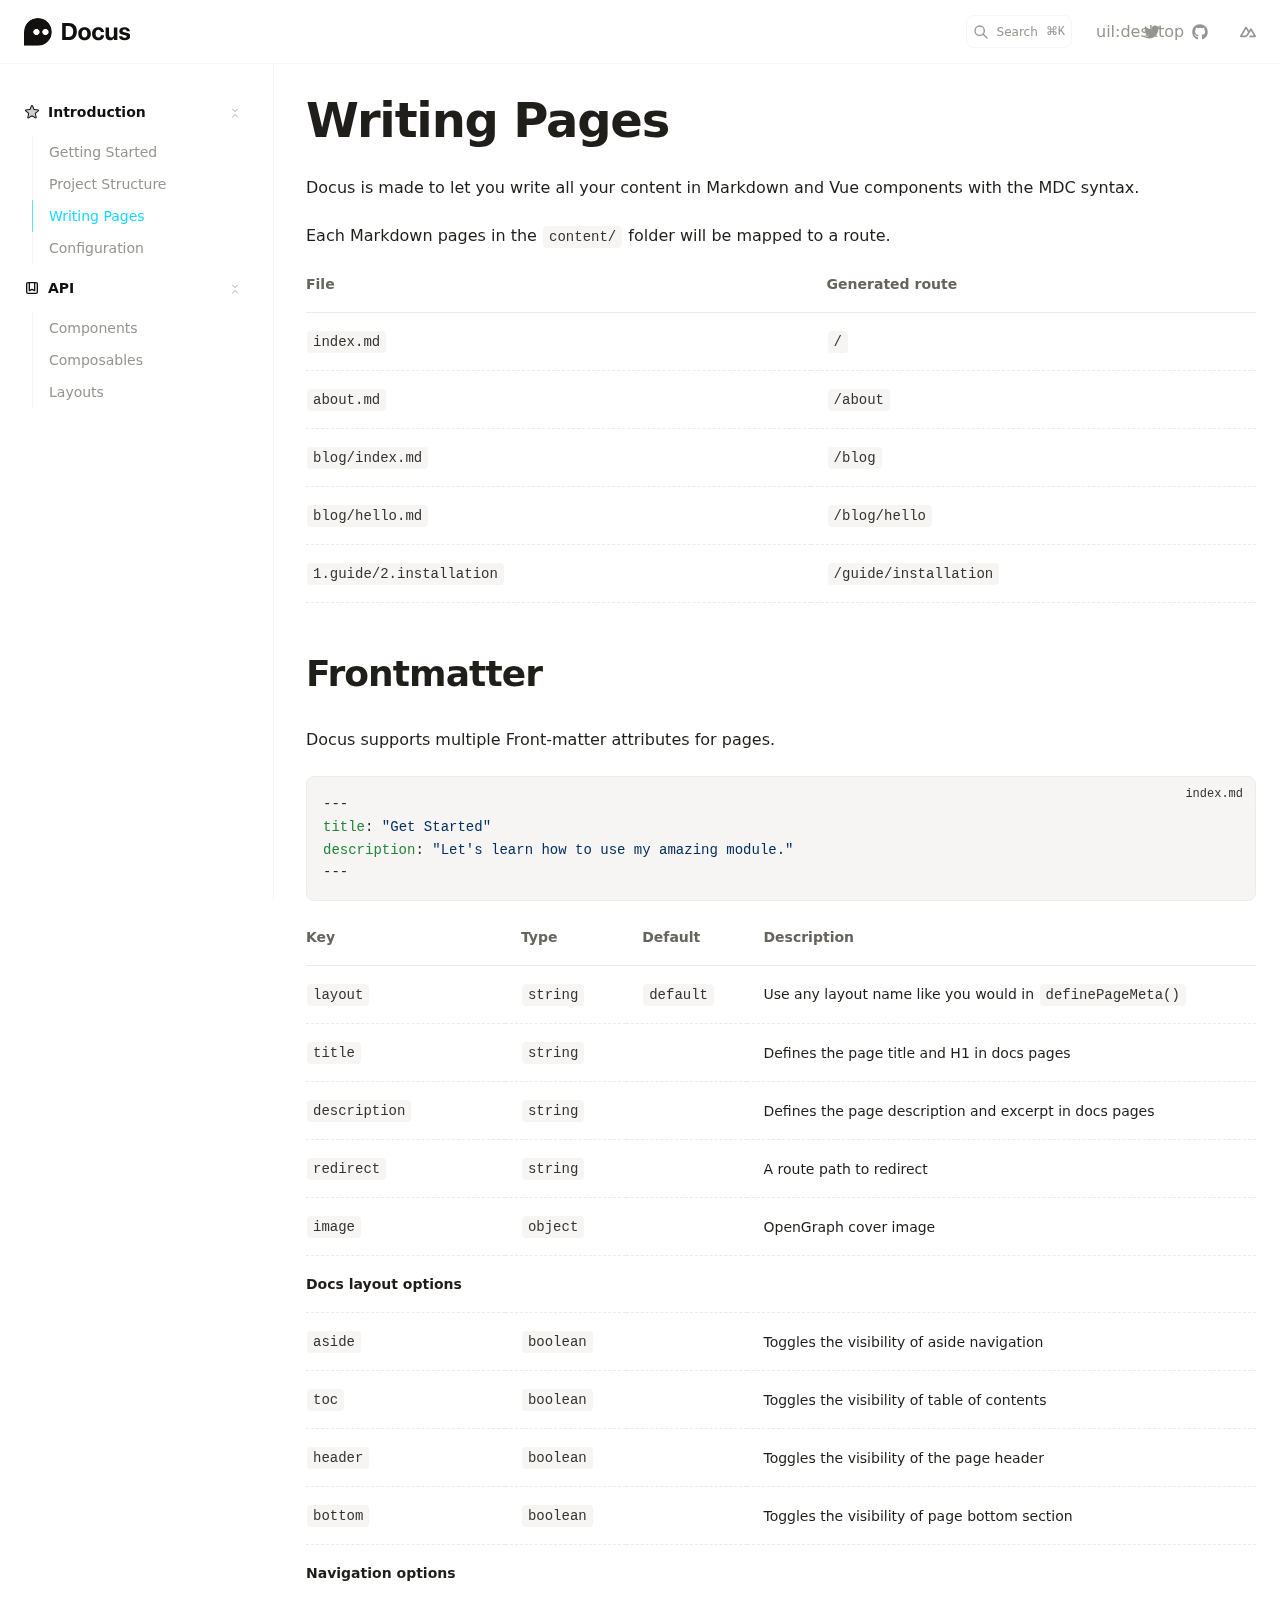
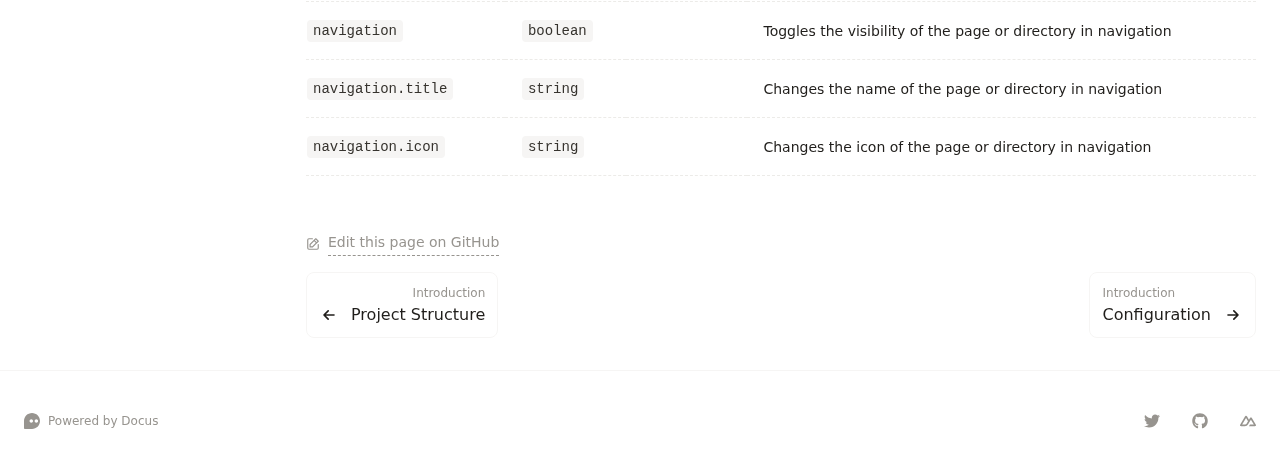
<file: introduction/writing-pages/index.html>
<!DOCTYPE html>
<html lang="en">
<head><meta charset="utf-8">
<title>Writing Pages · Docus</title>
<meta name="viewport" content="width=device-width, initial-scale=1">
<meta name="twitter:card" content="summary_large_image">
<meta property="og:image" content="https://user-images.githubusercontent.com/904724/185365452-87b7ca7b-6030-4813-a2db-5e65c785bf88.png">
<meta property="og:title" content="Writing Pages">
<meta name="description" content="Docus is made to let you write all your content in Markdown and Vue components with the MDC syntax.">
<meta property="og:description" content="Docus is made to let you write all your content in Markdown and Vue components with the MDC syntax."><link rel="preload" as="fetch" crossorigin="anonymous" href="/introduction/writing-pages/_payload.json"><style id="pinceau-theme">@media { :root {--pinceau-mq: initial; --docus-search-results-highlight-color: white;--docus-search-results-window-maxHeight: 100%;--docus-search-results-window-maxWidth: 640px;--docus-search-results-window-marginTop: 0;--docus-search-input-borderStyle: solid;--docus-search-input-borderWidth: 1px;--docus-search-backdropFilter: blur(24px);--docus-loadingBar-gradientColorStop3: #0047e1;--docus-loadingBar-gradientColorStop2: #34cdfe;--docus-loadingBar-gradientColorStop1: #00dc82;--docus-loadingBar-height: 3px;--docus-readableLine: 78ch;--docus-footer-height: 145px;--docus-header-height: 64px;--prose-code-inline-padding: 0.2rem 0.375rem 0.2rem 0.375rem;--prose-code-block-backdropFilter: contrast(1);--prose-code-block-border-style: solid;--prose-code-block-border-width: 1px;--prose-tbody-tr-borderBottom-style: dashed;--prose-tbody-tr-borderBottom-width: 1px;--prose-th-textAlign: inherit;--prose-thead-borderBottom-style: solid;--prose-thead-borderBottom-width: 1px;--prose-thead-border-style: solid;--prose-thead-border-width: 0px;--prose-table-textAlign: start;--prose-hr-width: 1px;--prose-hr-style: solid;--prose-li-listStylePosition: outside;--prose-ol-li-markerColor: currentColor;--prose-ol-paddingInlineStart: 21px;--prose-ol-listStyleType: decimal;--prose-ul-li-markerColor: currentColor;--prose-ul-paddingInlineStart: 21px;--prose-ul-listStyleType: disc;--prose-blockquote-border-style: solid;--prose-blockquote-border-width: 4px;--prose-blockquote-quotes: '201C' '201D' '2018' '2019';--prose-blockquote-paddingInlineStart: 24px;--prose-a-code-color-hover: currentColor;--prose-a-code-color-static: currentColor;--prose-a-hasCode-borderBottom: none;--prose-a-border-distance: 2px;--prose-a-border-color-hover: currentColor;--prose-a-border-color-static: currentColor;--prose-a-border-style-hover: solid;--prose-a-border-style-static: dashed;--prose-a-border-width: 1px;--prose-a-color-static: inherit;--prose-a-textDecoration: none;--prose-h6-margin: 3rem 0 2rem;--prose-h5-margin: 3rem 0 2rem;--prose-h4-margin: 3rem 0 2rem;--prose-h3-margin: 3rem 0 2rem;--prose-h2-margin: 3rem 0 2rem;--prose-h1-margin: 0 0 2rem;--typography-lead-loose: 2;--typography-lead-relaxed: 1.625;--typography-lead-normal: 1.5;--typography-lead-snug: 1.375;--typography-lead-tight: 1.25;--typography-lead-none: 1;--typography-lead-10: 2.5rem;--typography-lead-9: 2.25rem;--typography-lead-8: 2rem;--typography-lead-7: 1.75rem;--typography-lead-6: 1.5rem;--typography-lead-5: 1.25rem;--typography-lead-4: 1rem;--typography-lead-3: .75rem;--typography-lead-2: .5rem;--typography-lead-1: .025rem;--typography-fontWeight-black: 900;--typography-fontWeight-extrabold: 800;--typography-fontWeight-bold: 700;--typography-fontWeight-semibold: 600;--typography-fontWeight-medium: 500;--typography-fontWeight-normal: 400;--typography-fontWeight-light: 300;--typography-fontWeight-extralight: 200;--typography-fontWeight-thin: 100;--typography-fontSize-9xl: 128px;--typography-fontSize-8xl: 96px;--typography-fontSize-7xl: 72px;--typography-fontSize-6xl: 60px;--typography-fontSize-5xl: 48px;--typography-fontSize-4xl: 36px;--typography-fontSize-3xl: 30px;--typography-fontSize-2xl: 24px;--typography-fontSize-xl: 20px;--typography-fontSize-lg: 18px;--typography-fontSize-base: 16px;--typography-fontSize-sm: 14px;--typography-fontSize-xs: 12px;--typography-letterSpacing-wide: 0.025em;--typography-letterSpacing-tight: -0.025em;--typography-verticalMargin-base: 24px;--typography-verticalMargin-sm: 16px;--elements-border-secondary-hover: [object Object];--elements-backdrop-background: #fffc;--elements-backdrop-filter: saturate(200%) blur(20px);--elements-container-maxWidth: 80rem;--lead-loose: 2;--lead-relaxed: 1.625;--lead-normal: 1.5;--lead-snug: 1.375;--lead-tight: 1.25;--lead-none: 1;--lead-10: 2.5rem;--lead-9: 2.25rem;--lead-8: 2rem;--lead-7: 1.75rem;--lead-6: 1.5rem;--lead-5: 1.25rem;--lead-4: 1rem;--lead-3: .75rem;--lead-2: .5rem;--lead-1: .025rem;--letterSpacing-widest: 0.1em;--letterSpacing-wider: 0.05em;--letterSpacing-wide: 0.025em;--letterSpacing-normal: 0em;--letterSpacing-tight: -0.025em;--letterSpacing-tighter: -0.05em;--fontSize-9xl: 8rem;--fontSize-8xl: 6rem;--fontSize-7xl: 4.5rem;--fontSize-6xl: 3.75rem;--fontSize-5xl: 3rem;--fontSize-4xl: 2.25rem;--fontSize-3xl: 1.875rem;--fontSize-2xl: 1.5rem;--fontSize-xl: 1.25rem;--fontSize-lg: 1.125rem;--fontSize-base: 1rem;--fontSize-sm: 0.875rem;--fontSize-xs: 0.75rem;--fontWeight-black: 900;--fontWeight-extrabold: 800;--fontWeight-bold: 700;--fontWeight-semibold: 600;--fontWeight-medium: 500;--fontWeight-normal: 400;--fontWeight-light: 300;--fontWeight-extralight: 200;--fontWeight-thin: 100;--font-mono: ui-monospace, SFMono-Regular, Menlo, Monaco, Consolas, Liberation Mono, Courier New, monospace;--font-serif: ui-serif, Georgia, Cambria, Times New Roman, Times, serif;--font-sans: ui-sans-serif, system-ui, -apple-system, BlinkMacSystemFont, Segoe UI, Roboto, Helvetica Neue, Arial, Noto Sans, sans-serif, Apple Color Emoji, Segoe UI Emoji, Segoe UI Symbol, Noto Color Emoji;--opacity-total: 1;--opacity-high: 0.8;--opacity-medium: 0.5;--opacity-soft: 0.3;--opacity-light: 0.15;--opacity-bright: 0.1;--opacity-noOpacity: 0;--borderWidth-lg: 3px;--borderWidth-md: 2px;--borderWidth-sm: 1px;--borderWidth-noBorder: 0;--space-rem-875: 0.875rem;--space-rem-625: 0.625rem;--space-rem-375: 0.375rem;--space-rem-125: 0.125rem;--space-px: 1px;--space-128: 32rem;--space-96: 24rem;--space-80: 20rem;--space-72: 18rem;--space-64: 16rem;--space-60: 15rem;--space-56: 14rem;--space-52: 13rem;--space-48: 12rem;--space-44: 11rem;--space-40: 10rem;--space-36: 9rem;--space-32: 8rem;--space-28: 7rem;--space-24: 6rem;--space-20: 5rem;--space-16: 4rem;--space-14: 3.5rem;--space-12: 3rem;--space-11: 2.75rem;--space-10: 2.5rem;--space-9: 2.25rem;--space-8: 2rem;--space-7: 1.75rem;--space-6: 1.5rem;--space-5: 1.25rem;--space-4: 1rem;--space-3: 0.75rem;--space-2: 0.5rem;--space-1: 0.25rem;--space-0: 0px;--size-full: 100%;--size-7xl: 80rem;--size-6xl: 72rem;--size-5xl: 64rem;--size-4xl: 56rem;--size-3xl: 48rem;--size-2xl: 42rem;--size-xl: 36rem;--size-lg: 32rem;--size-md: 28rem;--size-sm: 24rem;--size-xs: 20rem;--size-200: 200px;--size-104: 104px;--size-80: 80px;--size-64: 64px;--size-56: 56px;--size-48: 48px;--size-40: 40px;--size-32: 32px;--size-24: 24px;--size-20: 20px;--size-16: 16px;--size-12: 12px;--size-8: 8px;--size-6: 6px;--size-4: 4px;--size-2: 2px;--size-0: 0px;--radii-full: 9999px;--radii-3xl: 1.75rem;--radii-2xl: 1.5rem;--radii-xl: 1rem;--radii-lg: 0.75rem;--radii-md: 0.5rem;--radii-sm: 0.375rem;--radii-xs: 0.25rem;--radii-2xs: 0.125rem;--radii-none: 0px;--shadow-none: 0px 0px 0px 0px transparent;--height-screen: 100vh;--width-screen: 100vw;--color-primary-900: #001A1F;--color-primary-800: #00232B;--color-primary-700: #024757;--color-primary-600: #09A0C1;--color-primary-500: #1AD6FF;--color-primary-400: #55E1FF;--color-primary-300: #82E3FF;--color-primary-200: #C5F2FF;--color-primary-100: #DCF7FF;--color-primary-50: #F1FCFF;--color-ruby-900: #380011;--color-ruby-800: #700021;--color-ruby-700: #a90032;--color-ruby-600: #e10043;--color-ruby-500: #ff1a5e;--color-ruby-400: #ff4079;--color-ruby-300: #ff6694;--color-ruby-200: #ff8dae;--color-ruby-100: #ffb3c9;--color-ruby-50: #ffd9e4;--color-pink-900: #380025;--color-pink-800: #70004b;--color-pink-700: #a90070;--color-pink-600: #e10095;--color-pink-500: #ff1ab2;--color-pink-400: #ff40bf;--color-pink-300: #ff66cc;--color-pink-200: #ff8dd8;--color-pink-100: #ffb3e5;--color-pink-50: #ffd9f2;--color-purple-900: #190038;--color-purple-800: #330070;--color-purple-700: #4c00a9;--color-purple-600: #6500e1;--color-purple-500: #811aff;--color-purple-400: #9640ff;--color-purple-300: #ab66ff;--color-purple-200: #c08dff;--color-purple-100: #d5b3ff;--color-purple-50: #ead9ff;--color-royalblue-900: #0b0531;--color-royalblue-800: #160a62;--color-royalblue-700: #211093;--color-royalblue-600: #2c15c4;--color-royalblue-500: #4127e8;--color-royalblue-400: #614bec;--color-royalblue-300: #806ff0;--color-royalblue-200: #a093f3;--color-royalblue-100: #c0b7f7;--color-royalblue-50: #dfdbfb;--color-indigoblue-900: #001238;--color-indigoblue-800: #002370;--color-indigoblue-700: #0035a9;--color-indigoblue-600: #0047e1;--color-indigoblue-500: #1a62ff;--color-indigoblue-400: #407cff;--color-indigoblue-300: #6696ff;--color-indigoblue-200: #8db0ff;--color-indigoblue-100: #b3cbff;--color-indigoblue-50: #d9e5ff;--color-blue-900: #00131D;--color-blue-800: #002235;--color-blue-700: #014267;--color-blue-600: #0069A6;--color-blue-500: #1AADFF;--color-blue-400: #64C7FF;--color-blue-300: #A1DDFF;--color-blue-200: #C6EAFF;--color-blue-100: #DFF3FF;--color-blue-50: #F2FAFF;--color-lightblue-900: #002e38;--color-lightblue-800: #005c70;--color-lightblue-700: #008aa9;--color-lightblue-600: #00b9e1;--color-lightblue-500: #1ad6ff;--color-lightblue-400: #40ddff;--color-lightblue-300: #66e4ff;--color-lightblue-200: #8deaff;--color-lightblue-100: #b3f1ff;--color-lightblue-50: #d9f8ff;--color-teal-900: #062a28;--color-teal-800: #0b544f;--color-teal-700: #117d77;--color-teal-600: #16a79e;--color-teal-500: #1cd1c6;--color-teal-400: #36e4da;--color-teal-300: #5fe9e1;--color-teal-200: #87efe9;--color-teal-100: #aff4f0;--color-teal-50: #d7faf8;--color-pear-900: #2a2b09;--color-pear-800: #545512;--color-pear-700: #7e801b;--color-pear-600: #a8aa24;--color-pear-500: #d0d32f;--color-pear-400: #d8da52;--color-pear-300: #e0e274;--color-pear-200: #e8e997;--color-pear-100: #eff0ba;--color-pear-50: #f7f8dc;--color-red-900: #1C0301;--color-red-800: #340A01;--color-red-700: #701704;--color-red-600: #BB2402;--color-red-500: #FF3B10;--color-red-400: #FF7353;--color-red-300: #FFA692;--color-red-200: #FFDED7;--color-red-100: #FFF3F0;--color-red-50: #FFF9F8;--color-orange-900: #381800;--color-orange-800: #702f00;--color-orange-700: #a94700;--color-orange-600: #e15e00;--color-orange-500: #ff7a1a;--color-orange-400: #ff9040;--color-orange-300: #ffa666;--color-orange-200: #ffbd8d;--color-orange-100: #ffd3b3;--color-orange-50: #ffe9d9;--color-yellow-900: #1B1500;--color-yellow-800: #292100;--color-yellow-700: #614E02;--color-yellow-600: #CBA408;--color-yellow-500: #FBCA05;--color-yellow-400: #FFDC4E;--color-yellow-300: #FFE372;--color-yellow-200: #FFF0B1;--color-yellow-100: #FFF6D3;--color-yellow-50: #FFFCEE;--color-green-900: #00190F;--color-green-800: #002817;--color-green-700: #006037;--color-green-600: #00B467;--color-green-500: #0DD885;--color-green-400: #3CEEA5;--color-green-300: #86FBCB;--color-green-200: #C3FFE6;--color-green-100: #DEFFF1;--color-green-50: #ECFFF7;--color-gray-900: #121110;--color-gray-800: #201E1B;--color-gray-700: #36332E;--color-gray-600: #67635D;--color-gray-500: #97948F;--color-gray-400: #ADA9A4;--color-gray-300: #DBD9D3;--color-gray-200: #ECEBE8;--color-gray-100: #F6F5F4;--color-gray-50: #FBFBFB;--color-black: #0B0A0A;--color-white: #ffffff;--media-portrait: only screen and (orientation: portrait);--media-landscape: only screen and (orientation: landscape);--media-rm: (prefers-reduced-motion: reduce);--media-2xl: (min-width: 1536px);--media-xl: (min-width: 1280px);--media-lg: (min-width: 1024px);--media-md: (min-width: 768px);--media-sm: (min-width: 640px);--media-xs: (min-width: 475px);--docus-search-results-highlight-backgroundColor: var(--color-primary-500);--docus-search-results-selected-backgroundColor: var(--color-gray-300);--docus-search-results-window-borderRadius: none;--docus-search-results-window-marginX: 0;--docus-search-input-backgroundColor: var(--color-gray-200);--docus-search-input-padding: var(--space-2) var(--space-4);--docus-search-input-gap: var(--space-2);--docus-search-input-fontSize: var(--fontSize-sm);--docus-search-input-borderColor: var(--color-gray-200);--docus-search-input-borderRadius: var(--radii-2xs);--docus-footer-padding: var(--space-4) 0;--docus-header-title-color-hover: var(--color-primary-500);--docus-header-title-color-static: var(--color-gray-900);--docus-header-title-fontWeight: var(--fontWeight-bold);--docus-header-title-fontSize: var(--fontSize-2xl);--docus-header-logo-height: var(--space-6);--docus-body-fontFamily: var(--font-sans);--docus-body-color: var(--color-gray-800);--docus-body-backgroundColor: var(--color-white);--prose-code-inline-fontWeight: var(--typography-fontWeight-normal);--prose-code-inline-fontSize: var(--typography-fontSize-sm);--prose-code-inline-borderRadius: var(--radii-xs);--prose-code-block-pre-padding: var(--typography-verticalMargin-sm);--prose-code-block-margin: var(--typography-verticalMargin-base) 0;--prose-code-block-fontSize: var(--typography-fontSize-sm);--prose-tbody-code-inline-fontSize: var(--typography-fontSize-sm);--prose-tbody-td-padding: var(--typography-verticalMargin-sm);--prose-th-fontWeight: var(--typography-fontWeight-semibold);--prose-th-padding: 0 var(--typography-verticalMargin-sm) var(--typography-verticalMargin-sm) var(--typography-verticalMargin-sm);--prose-table-lineHeight: var(--typography-lead-6);--prose-table-fontSize: var(--typography-fontSize-sm);--prose-table-margin: var(--typography-verticalMargin-base) 0;--prose-hr-margin: var(--typography-verticalMargin-base) 0;--prose-li-margin: var(--typography-verticalMargin-sm) 0;--prose-ol-margin: var(--typography-verticalMargin-base) 0;--prose-ul-margin: var(--typography-verticalMargin-base) 0;--prose-blockquote-margin: var(--typography-verticalMargin-base) 0;--prose-a-code-border-style: var(--prose-a-border-style-static);--prose-a-code-border-width: var(--prose-a-border-width);--prose-a-fontWeight: var(--typography-fontWeight-medium);--prose-img-margin: var(--typography-verticalMargin-base) 0;--prose-strong-fontWeight: var(--typography-fontWeight-semibold);--prose-h6-iconSize: var(--typography-fontSize-base);--prose-h6-fontWeight: var(--typography-fontWeight-semibold);--prose-h6-lineHeight: var(--typography-lead-normal);--prose-h6-fontSize: var(--typography-fontSize-lg);--prose-h5-iconSize: var(--typography-fontSize-lg);--prose-h5-fontWeight: var(--typography-fontWeight-semibold);--prose-h5-lineHeight: var(--typography-lead-snug);--prose-h5-fontSize: var(--typography-fontSize-xl);--prose-h4-iconSize: var(--typography-fontSize-lg);--prose-h4-letterSpacing: var(--typography-letterSpacing-tight);--prose-h4-fontWeight: var(--typography-fontWeight-semibold);--prose-h4-lineHeight: var(--typography-lead-snug);--prose-h4-fontSize: var(--typography-fontSize-2xl);--prose-h3-iconSize: var(--typography-fontSize-xl);--prose-h3-letterSpacing: var(--typography-letterSpacing-tight);--prose-h3-fontWeight: var(--typography-fontWeight-semibold);--prose-h3-lineHeight: var(--typography-lead-snug);--prose-h3-fontSize: var(--typography-fontSize-3xl);--prose-h2-iconSize: var(--typography-fontSize-2xl);--prose-h2-letterSpacing: var(--typography-letterSpacing-tight);--prose-h2-fontWeight: var(--typography-fontWeight-semibold);--prose-h2-lineHeight: var(--typography-lead-tight);--prose-h2-fontSize: var(--typography-fontSize-4xl);--prose-h1-iconSize: var(--typography-fontSize-3xl);--prose-h1-letterSpacing: var(--typography-letterSpacing-tight);--prose-h1-fontWeight: var(--typography-fontWeight-bold);--prose-h1-lineHeight: var(--typography-lead-tight);--prose-h1-fontSize: var(--typography-fontSize-5xl);--prose-p-br-margin: var(--typography-verticalMargin-base) 0 0 0;--prose-p-margin: var(--typography-verticalMargin-base) 0;--prose-p-lineHeight: var(--typography-lead-normal);--prose-p-fontSize: var(--typography-fontSize-base);--typography-color-secondary-900: var(--color-gray-900);--typography-color-secondary-800: var(--color-gray-800);--typography-color-secondary-700: var(--color-gray-700);--typography-color-secondary-600: var(--color-gray-600);--typography-color-secondary-500: var(--color-gray-500);--typography-color-secondary-400: var(--color-gray-400);--typography-color-secondary-300: var(--color-gray-300);--typography-color-secondary-200: var(--color-gray-200);--typography-color-secondary-100: var(--color-gray-100);--typography-color-secondary-50: var(--color-gray-50);--typography-color-primary-900: var(--color-primary-900);--typography-color-primary-800: var(--color-primary-800);--typography-color-primary-700: var(--color-primary-700);--typography-color-primary-600: var(--color-primary-600);--typography-color-primary-500: var(--color-primary-500);--typography-color-primary-400: var(--color-primary-400);--typography-color-primary-300: var(--color-primary-300);--typography-color-primary-200: var(--color-primary-200);--typography-color-primary-100: var(--color-primary-100);--typography-color-primary-50: var(--color-primary-50);--typography-font-code: var(--font-mono);--typography-font-body: var(--font-sans);--typography-font-display: var(--font-sans);--typography-body-backgroundColor: var(--color-white);--typography-body-color: var(--color-black);--elements-state-danger-borderColor-secondary: var(--color-red-200);--elements-state-danger-borderColor-primary: var(--color-red-100);--elements-state-danger-backgroundColor-secondary: var(--color-red-100);--elements-state-danger-backgroundColor-primary: var(--color-red-50);--elements-state-danger-color-secondary: var(--color-red-600);--elements-state-danger-color-primary: var(--color-red-500);--elements-state-warning-borderColor-secondary: var(--color-yellow-200);--elements-state-warning-borderColor-primary: var(--color-yellow-100);--elements-state-warning-backgroundColor-secondary: var(--color-yellow-100);--elements-state-warning-backgroundColor-primary: var(--color-yellow-50);--elements-state-warning-color-secondary: var(--color-yellow-700);--elements-state-warning-color-primary: var(--color-yellow-600);--elements-state-success-borderColor-secondary: var(--color-green-200);--elements-state-success-borderColor-primary: var(--color-green-100);--elements-state-success-backgroundColor-secondary: var(--color-green-100);--elements-state-success-backgroundColor-primary: var(--color-green-50);--elements-state-success-color-secondary: var(--color-green-600);--elements-state-success-color-primary: var(--color-green-500);--elements-state-info-borderColor-secondary: var(--color-blue-200);--elements-state-info-borderColor-primary: var(--color-blue-100);--elements-state-info-backgroundColor-secondary: var(--color-blue-100);--elements-state-info-backgroundColor-primary: var(--color-blue-50);--elements-state-info-color-secondary: var(--color-blue-600);--elements-state-info-color-primary: var(--color-blue-500);--elements-state-primary-borderColor-secondary: var(--color-primary-200);--elements-state-primary-borderColor-primary: var(--color-primary-100);--elements-state-primary-backgroundColor-secondary: var(--color-primary-100);--elements-state-primary-backgroundColor-primary: var(--color-primary-50);--elements-state-primary-color-secondary: var(--color-primary-700);--elements-state-primary-color-primary: var(--color-primary-600);--elements-surface-secondary-backgroundColor: var(--color-gray-200);--elements-surface-primary-backgroundColor: var(--color-gray-100);--elements-surface-background-base: var(--color-gray-100);--elements-border-secondary-static: var(--color-gray-200);--elements-border-primary-hover: var(--color-gray-200);--elements-border-primary-static: var(--color-gray-100);--elements-container-padding-md: var(--space-6);--elements-container-padding-sm: var(--space-6);--elements-container-padding-xs: var(--space-4);--elements-container-padding-mobile: var(--space-4);--elements-text-secondary-color-hover: var(--color-gray-700);--elements-text-secondary-color-static: var(--color-gray-500);--elements-text-primary-color-static: var(--color-gray-900);--text-6xl-lineHeight: var(--lead-none);--text-6xl-fontSize: var(--fontSize-6xl);--text-5xl-lineHeight: var(--lead-none);--text-5xl-fontSize: var(--fontSize-5xl);--text-4xl-lineHeight: var(--lead-10);--text-4xl-fontSize: var(--fontSize-4xl);--text-3xl-lineHeight: var(--lead-9);--text-3xl-fontSize: var(--fontSize-3xl);--text-2xl-lineHeight: var(--lead-8);--text-2xl-fontSize: var(--fontSize-2xl);--text-xl-lineHeight: var(--lead-7);--text-xl-fontSize: var(--fontSize-xl);--text-lg-lineHeight: var(--lead-7);--text-lg-fontSize: var(--fontSize-lg);--text-base-lineHeight: var(--lead-6);--text-base-fontSize: var(--fontSize-base);--text-sm-lineHeight: var(--lead-5);--text-sm-fontSize: var(--fontSize-sm);--text-xs-lineHeight: var(--lead-4);--text-xs-fontSize: var(--fontSize-xs);--color-shadow: var(--color-gray-400);--color-secondary-900: var(--color-gray-900);--color-secondary-800: var(--color-gray-800);--color-secondary-700: var(--color-gray-700);--color-secondary-600: var(--color-gray-600);--color-secondary-500: var(--color-gray-500);--color-secondary-400: var(--color-gray-400);--color-secondary-300: var(--color-gray-300);--color-secondary-200: var(--color-gray-200);--color-secondary-100: var(--color-gray-100);--color-secondary-50: var(--color-gray-50);--prose-code-inline-backgroundColor: var(--typography-color-secondary-100);--prose-code-inline-color: var(--typography-color-secondary-700);--prose-code-block-backgroundColor: var(--typography-color-secondary-100);--prose-code-block-color: var(--typography-color-secondary-700);--prose-code-block-border-color: var(--typography-color-secondary-200);--prose-tbody-tr-borderBottom-color: var(--typography-color-secondary-200);--prose-th-color: var(--typography-color-secondary-600);--prose-thead-borderBottom-color: var(--typography-color-secondary-200);--prose-thead-border-color: var(--typography-color-secondary-300);--prose-hr-color: var(--typography-color-secondary-200);--prose-blockquote-border-color: var(--typography-color-secondary-200);--prose-blockquote-color: var(--typography-color-secondary-500);--prose-a-code-background-hover: var(--typography-color-primary-50);--prose-a-code-border-color-hover: var(--typography-color-primary-500);--prose-a-code-border-color-static: var(--typography-color-secondary-400);--prose-a-color-hover: var(--typography-color-primary-500);--shadow-2xl: 0px 25px 50px -12px var(--color-shadow);--shadow-xl: 0px 20px 25px -5px var(--color-shadow), 0px 8px 10px -6px var(--color-shadow);--shadow-lg: 0px 10px 15px -3px var(--color-shadow), 0px 4px 6px -4px var(--color-shadow);--shadow-md: 0px 4px 6px -1px var(--color-shadow), 0px 2px 4px -2px var(--color-shadow);--shadow-sm: 0px 1px 3px 0px var(--color-shadow), 0px 1px 2px -1px var(--color-shadow);--shadow-xs: 0px 1px 2px 0px var(--color-shadow); } }@media { :root.dark {--pinceau-mq: dark; --prose-code-block-backdropFilter: contrast(1);--prose-ol-li-markerColor: currentColor;--prose-ul-li-markerColor: currentColor;--prose-a-code-color-hover: currentColor;--prose-a-code-color-static: currentColor;--prose-a-border-color-hover: currentColor;--prose-a-border-color-static: currentColor;--prose-a-color-static: inherit;--elements-backdrop-background: #0c0d0ccc;--docus-search-results-selected-backgroundColor: var(--color-gray-700);--docus-search-input-backgroundColor: var(--color-gray-800);--docus-search-input-borderColor: transparent;--docus-header-title-color-static: var(--color-gray-100);--docus-body-color: var(--color-gray-200);--docus-body-backgroundColor: var(--color-black);--typography-body-backgroundColor: var(--color-black);--typography-body-color: var(--color-white);--elements-state-danger-borderColor-secondary: var(--color-red-700);--elements-state-danger-borderColor-primary: var(--color-red-800);--elements-state-danger-backgroundColor-secondary: var(--color-red-800);--elements-state-danger-backgroundColor-primary: var(--color-red-900);--elements-state-danger-color-secondary: var(--color-red-200);--elements-state-danger-color-primary: var(--color-red-300);--elements-state-warning-borderColor-secondary: var(--color-yellow-700);--elements-state-warning-borderColor-primary: var(--color-yellow-800);--elements-state-warning-backgroundColor-secondary: var(--color-yellow-800);--elements-state-warning-backgroundColor-primary: var(--color-yellow-900);--elements-state-warning-color-secondary: var(--color-yellow-200);--elements-state-warning-color-primary: var(--color-yellow-400);--elements-state-success-borderColor-secondary: var(--color-green-700);--elements-state-success-borderColor-primary: var(--color-green-800);--elements-state-success-backgroundColor-secondary: var(--color-green-800);--elements-state-success-backgroundColor-primary: var(--color-green-900);--elements-state-success-color-secondary: var(--color-green-200);--elements-state-success-color-primary: var(--color-green-400);--elements-state-info-borderColor-secondary: var(--color-blue-700);--elements-state-info-borderColor-primary: var(--color-blue-800);--elements-state-info-backgroundColor-secondary: var(--color-blue-800);--elements-state-info-backgroundColor-primary: var(--color-blue-900);--elements-state-info-color-secondary: var(--color-blue-200);--elements-state-info-color-primary: var(--color-blue-400);--elements-state-primary-borderColor-secondary: var(--color-primary-700);--elements-state-primary-borderColor-primary: var(--color-primary-800);--elements-state-primary-backgroundColor-secondary: var(--color-primary-800);--elements-state-primary-backgroundColor-primary: var(--color-primary-900);--elements-state-primary-color-secondary: var(--color-primary-200);--elements-state-primary-color-primary: var(--color-primary-400);--elements-surface-secondary-backgroundColor: var(--color-gray-800);--elements-surface-primary-backgroundColor: var(--color-gray-900);--elements-surface-background-base: var(--color-gray-900);--elements-border-secondary-static: var(--color-gray-800);--elements-border-primary-hover: var(--color-gray-800);--elements-border-primary-static: var(--color-gray-900);--elements-text-secondary-color-hover: var(--color-gray-200);--elements-text-secondary-color-static: var(--color-gray-400);--elements-text-primary-color-static: var(--color-gray-50);--color-shadow: var(--color-gray-800);--prose-code-inline-backgroundColor: var(--typography-color-secondary-800);--prose-code-inline-color: var(--typography-color-secondary-200);--prose-code-block-backgroundColor: var(--typography-color-secondary-900);--prose-code-block-color: var(--typography-color-secondary-200);--prose-code-block-border-color: var(--typography-color-secondary-800);--prose-tbody-tr-borderBottom-color: var(--typography-color-secondary-800);--prose-th-color: var(--typography-color-secondary-400);--prose-thead-borderBottom-color: var(--typography-color-secondary-800);--prose-thead-border-color: var(--typography-color-secondary-600);--prose-hr-color: var(--typography-color-secondary-800);--prose-blockquote-border-color: var(--typography-color-secondary-700);--prose-blockquote-color: var(--typography-color-secondary-400);--prose-a-code-background-hover: var(--typography-color-primary-900);--prose-a-code-border-color-hover: var(--typography-color-primary-600);--prose-a-code-border-color-static: var(--typography-color-secondary-600);--prose-a-color-hover: var(--typography-color-primary-400); } }@media (min-width: 640px) { :root {--pinceau-mq: sm; --docus-search-results-window-maxHeight: 320px;--docus-search-results-window-marginTop: 20vh;--docus-footer-height: 100px;--docus-search-results-window-borderRadius: var(--radii-xs);--docus-search-results-window-marginX: var(--space-4);--docus-header-logo-height: var(--space-7); } }</style><style id="pinceau-runtime-hydratable">@media{.phy[--]{--puid:fcMwbd-v;}.pv-KwlI8_{padding-left:var(--elements-container-padding-mobile);padding-right:var(--elements-container-padding-mobile);}@media (min-width: 475px){.pv-KwlI8_{padding-left:var(--elements-container-padding-xs);padding-right:var(--elements-container-padding-xs);}}@media (min-width: 640px){.pv-KwlI8_{padding-left:var(--elements-container-padding-sm);padding-right:var(--elements-container-padding-sm);}}@media (min-width: 768px){.pv-KwlI8_{padding-left:var(--elements-container-padding-md);padding-right:var(--elements-container-padding-md);}}} @media{.phy[--]{--puid:EkQYsF-v;}.pv-bq1CLE{max-width:var(--elements-container-maxWidth);padding-left:var(--elements-container-padding-mobile);padding-right:var(--elements-container-padding-mobile);}@media (min-width: 475px){.pv-bq1CLE{padding-left:var(--elements-container-padding-xs);padding-right:var(--elements-container-padding-xs);}}@media (min-width: 640px){.pv-bq1CLE{padding-left:var(--elements-container-padding-sm);padding-right:var(--elements-container-padding-sm);}}@media (min-width: 768px){.pv-bq1CLE{padding-left:var(--elements-container-padding-md);padding-right:var(--elements-container-padding-md);}}} </style><link rel="modulepreload" as="script" crossorigin href="/_nuxt/entry.178d0a26.js"><link rel="preload" as="style" href="/_nuxt/entry.bab22983.css"><link rel="modulepreload" as="script" crossorigin href="/_nuxt/document-driven.6f8738bc.js"><link rel="modulepreload" as="script" crossorigin href="/_nuxt/DocumentDrivenEmpty.869125b0.js"><link rel="modulepreload" as="script" crossorigin href="/_nuxt/ContentRenderer.578c4f1e.js"><link rel="modulepreload" as="script" crossorigin href="/_nuxt/ContentRendererMarkdown.2ace42a8.js"><link rel="modulepreload" as="script" crossorigin href="/_nuxt/DocumentDrivenNotFound.1c550ee1.js"><link rel="preload" as="style" href="/_nuxt/DocumentDrivenNotFound.a51e983d.css"><link rel="modulepreload" as="script" crossorigin href="/_nuxt/ButtonLink.fd66c0d9.js"><link rel="preload" as="style" href="/_nuxt/ButtonLink.f1bba381.css"><link rel="modulepreload" as="script" crossorigin href="/_nuxt/ContentSlot.f2cd4838.js"><link rel="modulepreload" as="script" crossorigin href="/_nuxt/IconDocus.c2fd425f.js"><link rel="modulepreload" as="script" crossorigin href="/_nuxt/default.c251ea3e.js"><link rel="modulepreload" as="script" crossorigin href="/_nuxt/DocsPageLayout.c1d61e51.js"><link rel="preload" as="style" href="/_nuxt/DocsPageLayout.02dc181a.css"><link rel="modulepreload" as="script" crossorigin href="/_nuxt/DocsAside.dac6eeb8.js"><link rel="preload" as="style" href="/_nuxt/DocsAside.2fb09fdf.css"><link rel="modulepreload" as="script" crossorigin href="/_nuxt/ProseCodeInline.037be5e3.js"><link rel="preload" as="style" href="/_nuxt/ProseCodeInline.873c7ac7.css"><link rel="modulepreload" as="script" crossorigin href="/_nuxt/Alert.2599f928.js"><link rel="preload" as="style" href="/_nuxt/Alert.dcca94b5.css"><link rel="modulepreload" as="script" crossorigin href="/_nuxt/DocsPageBottom.57c3a04f.js"><link rel="preload" as="style" href="/_nuxt/DocsPageBottom.8ccfb11a.css"><link rel="modulepreload" as="script" crossorigin href="/_nuxt/ProseA.42928d23.js"><link rel="preload" as="style" href="/_nuxt/ProseA.baee409d.css"><link rel="modulepreload" as="script" crossorigin href="/_nuxt/EditOnLink.vue.d74b481c.js"><link rel="modulepreload" as="script" crossorigin href="/_nuxt/DocsPrevNext.83edbaba.js"><link rel="preload" as="style" href="/_nuxt/DocsPrevNext.1afb9bff.css"><link rel="modulepreload" as="script" crossorigin href="/_nuxt/DocsToc.9a7dd47a.js"><link rel="preload" as="style" href="/_nuxt/DocsToc.3b297d9e.css"><link rel="modulepreload" as="script" crossorigin href="/_nuxt/DocsTocLinks.a5b8344f.js"><link rel="preload" as="style" href="/_nuxt/DocsTocLinks.40154331.css"><link rel="modulepreload" as="script" crossorigin href="/_nuxt/EditOnLink.5bb5f2e7.js"><link rel="modulepreload" as="script" crossorigin href="/_nuxt/ProseH1.ea2908cc.js"><link rel="preload" as="style" href="/_nuxt/ProseH1.6d63403c.css"><link rel="modulepreload" as="script" crossorigin href="/_nuxt/ProseP.9429d68e.js"><link rel="preload" as="style" href="/_nuxt/ProseP.b99f89cd.css"><link rel="modulepreload" as="script" crossorigin href="/_nuxt/ProseTable.aac4e5fb.js"><link rel="preload" as="style" href="/_nuxt/ProseTable.d34ed667.css"><link rel="modulepreload" as="script" crossorigin href="/_nuxt/ProseThead.7953f539.js"><link rel="preload" as="style" href="/_nuxt/ProseThead.01a5506b.css"><link rel="modulepreload" as="script" crossorigin href="/_nuxt/ProseTr.03676965.js"><link rel="preload" as="style" href="/_nuxt/ProseTr.a14ca635.css"><link rel="modulepreload" as="script" crossorigin href="/_nuxt/ProseTh.2317a3d1.js"><link rel="preload" as="style" href="/_nuxt/ProseTh.f6b542b5.css"><link rel="modulepreload" as="script" crossorigin href="/_nuxt/ProseTbody.de05936d.js"><link rel="modulepreload" as="script" crossorigin href="/_nuxt/ProseTd.ef296cb0.js"><link rel="preload" as="style" href="/_nuxt/ProseTd.0e1894f1.css"><link rel="modulepreload" as="script" crossorigin href="/_nuxt/ProseH2.25b3ca55.js"><link rel="preload" as="style" href="/_nuxt/ProseH2.3a63b076.css"><link rel="modulepreload" as="script" crossorigin href="/_nuxt/ProseCode.14de0dc1.js"><link rel="preload" as="style" href="/_nuxt/ProseCode.585625f1.css"><link rel="modulepreload" as="script" crossorigin href="/_nuxt/ProseStrong.21662a92.js"><link rel="preload" as="style" href="/_nuxt/ProseStrong.b01d4b3b.css"><link rel="prefetch" as="style" href="/_nuxt/page.2a2c3179.css"><link rel="prefetch" as="script" crossorigin href="/_nuxt/page.c77bd445.js"><link rel="prefetch" as="script" crossorigin href="/_nuxt/client-db.b5e4b6a7.js"><link rel="prefetch" as="script" crossorigin href="/_nuxt/debug.0d54d2e9.js"><link rel="prefetch" as="style" href="/_nuxt/useStudio.a92b5f33.css"><link rel="prefetch" as="script" crossorigin href="/_nuxt/useStudio.3b1b8a16.js"><link rel="prefetch" as="style" href="/_nuxt/error-404.47a83e66.css"><link rel="prefetch" as="script" crossorigin href="/_nuxt/error-404.0dfcacf7.js"><link rel="prefetch" as="style" href="/_nuxt/error-500.534ab3f3.css"><link rel="prefetch" as="script" crossorigin href="/_nuxt/error-500.8a49c805.js"><link rel="stylesheet" href="/_nuxt/entry.bab22983.css"><link rel="stylesheet" href="/_nuxt/DocumentDrivenNotFound.a51e983d.css"><link rel="stylesheet" href="/_nuxt/ButtonLink.f1bba381.css"><link rel="stylesheet" href="/_nuxt/DocsPageLayout.02dc181a.css"><link rel="stylesheet" href="/_nuxt/DocsAside.2fb09fdf.css"><link rel="stylesheet" href="/_nuxt/ProseCodeInline.873c7ac7.css"><link rel="stylesheet" href="/_nuxt/Alert.dcca94b5.css"><link rel="stylesheet" href="/_nuxt/DocsPageBottom.8ccfb11a.css"><link rel="stylesheet" href="/_nuxt/ProseA.baee409d.css"><link rel="stylesheet" href="/_nuxt/DocsPrevNext.1afb9bff.css"><link rel="stylesheet" href="/_nuxt/DocsToc.3b297d9e.css"><link rel="stylesheet" href="/_nuxt/DocsTocLinks.40154331.css"><link rel="stylesheet" href="/_nuxt/ProseH1.6d63403c.css"><link rel="stylesheet" href="/_nuxt/ProseP.b99f89cd.css"><link rel="stylesheet" href="/_nuxt/ProseTable.d34ed667.css"><link rel="stylesheet" href="/_nuxt/ProseThead.01a5506b.css"><link rel="stylesheet" href="/_nuxt/ProseTr.a14ca635.css"><link rel="stylesheet" href="/_nuxt/ProseTh.f6b542b5.css"><link rel="stylesheet" href="/_nuxt/ProseTd.0e1894f1.css"><link rel="stylesheet" href="/_nuxt/ProseH2.3a63b076.css"><link rel="stylesheet" href="/_nuxt/ProseCode.585625f1.css"><link rel="stylesheet" href="/_nuxt/ProseStrong.b01d4b3b.css"><script>"use strict";(()=>{const a=window,e=document.documentElement,m=["dark","light"],c=window.localStorage.getItem("nuxt-color-mode")||"system";let n=c==="system"?f():c;const l=e.getAttribute("data-color-mode-forced");l&&(n=l),i(n),a["__NUXT_COLOR_MODE__"]={preference:c,value:n,getColorScheme:f,addColorScheme:i,removeColorScheme:d};function i(o){const t=""+o+"",s="theme";e.classList?e.classList.add(t):e.className+=" "+t,s&&e.setAttribute("data-"+s,o)}function d(o){const t=""+o+"",s="theme";e.classList?e.classList.remove(t):e.className=e.className.replace(new RegExp(t,"g"),""),s&&e.removeAttribute("data-"+s)}function r(o){return a.matchMedia("(prefers-color-scheme"+o+")")}function f(){if(a.matchMedia&&r("").media!=="not all"){for(const o of m)if(r(":"+o).matches)return o}return"light"}})();
</script></head>
<body ><!----><!--teleport anchor--><!----><!--teleport anchor--><div id="__nuxt"><div class="app-layout" data-v-7e369344><div class="nuxt-progress" style="width:0%;opacity:0;background-size:Infinity% auto;" data-v-7e369344></div><header class="has-dialog" data-v-7e369344 data-v-3289ea1f><div class="container pv-KwlI8_ pc-fcMwbd" data-v-3289ea1f data-v-6d327d86><!--[--><div class="section left" data-v-3289ea1f><!--[--><button aria-label="Menu" data-v-7f4712f7><svg xmlns="http://www.w3.org/2000/svg" xmlns:xlink="http://www.w3.org/1999/xlink" role="img" class="icon" data-v-7f4712f7 style="" width="1em" height="1em" viewBox="0 0 24 24" data-v-121c6e7d><path fill="none" stroke="currentColor" stroke-linecap="round" stroke-linejoin="round" stroke-width="2" d="M4 6h16M4 12h16M4 18h16"/></svg></button><!--teleport start--><!--teleport end--><!--]--><a href="/" class="navbar-logo" aria-label="Docus" data-v-3289ea1f data-v-43c2ee78><span class="logo" data-v-43c2ee78><svg viewbox="0 0 167 44" fill="none" xmlns="http://www.w3.org/2000/svg" data-v-43c2ee78 data-v-55bd2b22><path d="M60 34.5945H70.2569C78.3172 34.5945 83.064 29.6369 83.064 21.1959V21.159C83.064 12.7365 78.2986 8 70.2569 8H60V34.5945ZM65.6217 29.987V12.5891H69.5867C74.5197 12.5891 77.3306 15.63 77.3306 21.1775V21.2143C77.3306 26.9645 74.6128 29.987 69.5867 29.987H65.6217Z" fill="currentColor" data-v-55bd2b22></path><path d="M95.1966 35C101.228 35 105.081 31.1666 105.081 24.716V24.6792C105.081 18.284 101.153 14.4321 95.178 14.4321C89.2211 14.4321 85.312 18.3208 85.312 24.6792V24.716C85.312 31.1481 89.1281 35 95.1966 35ZM95.2152 30.7795C92.5346 30.7795 90.8407 28.5863 90.8407 24.716V24.6792C90.8407 20.8642 92.5532 18.6526 95.178 18.6526C97.8213 18.6526 99.5525 20.8642 99.5525 24.6792V24.716C99.5525 28.5679 97.8585 30.7795 95.2152 30.7795Z" fill="currentColor" data-v-55bd2b22></path><path d="M116.823 35C122.147 35 125.59 31.7195 125.851 27.4068V27.2962H120.788L120.769 27.4621C120.397 29.4526 119.038 30.7795 116.86 30.7795C114.179 30.7795 112.504 28.5863 112.504 24.716V24.6976C112.504 20.9195 114.179 18.6526 116.841 18.6526C119.094 18.6526 120.415 20.0901 120.751 21.97L120.788 22.1358H125.832V22.0068C125.628 17.7311 122.184 14.4321 116.767 14.4321C110.792 14.4321 106.975 18.3577 106.975 24.6792V24.6976C106.975 31.0744 110.736 35 116.823 35Z" fill="currentColor" data-v-55bd2b22></path><path d="M135.08 35C138.095 35 140.143 33.5993 141.167 31.3324H141.278V34.5945H146.714V14.8375H141.278V26.1904C141.278 28.7706 139.733 30.5399 137.295 30.5399C134.856 30.5399 133.628 29.0471 133.628 26.4669V14.8375H128.192V27.5911C128.192 32.2171 130.687 35 135.08 35Z" fill="currentColor" data-v-55bd2b22></path><path d="M158.27 35C163.407 35 167 32.4567 167 28.5863V28.5679C167 25.656 165.287 24.0341 161.118 23.1679L157.73 22.4491C155.719 22.0253 155.031 21.3618 155.031 20.3481V20.3297C155.031 19.058 156.203 18.2287 158.083 18.2287C160.094 18.2287 161.267 19.2976 161.453 20.7167L161.471 20.8642H166.479V20.6799C166.348 17.215 163.389 14.4321 158.083 14.4321C153.001 14.4321 149.725 16.8648 149.725 20.6246V20.643C149.725 23.5918 151.68 25.5085 155.552 26.3195L158.94 27.0198C160.894 27.4437 161.564 28.0519 161.564 29.1024V29.1208C161.564 30.3925 160.317 31.185 158.27 31.185C156.092 31.185 154.919 30.2819 154.565 28.7338L154.528 28.5679H149.223L149.241 28.7338C149.669 32.4751 152.741 35 158.27 35Z" fill="currentColor" data-v-55bd2b22></path><mask id="mask0_109_36" style="mask-type:alpha;" maskUnits="userSpaceOnUse" x="0" y="0" width="44" height="44" data-v-55bd2b22><path fill-rule="evenodd" clip-rule="evenodd" d="M0 21.8104C0 9.76479 9.80347 0 21.8967 0C33.99 0 43.7935 9.76479 43.7935 21.8104C43.7935 33.8559 33.99 43.6207 21.8967 43.6207H0V21.8104ZM19.5294 17.0944C22.1442 17.0944 24.2641 19.2059 24.2641 21.8104C24.2641 24.4148 22.1442 26.526 19.5294 26.526C16.9147 26.526 14.7948 24.4148 14.7948 21.8101C14.7948 19.2059 16.9147 17.0944 19.5294 17.0944V17.0944ZM38.4674 21.8104C38.4674 19.2059 36.3475 17.0944 33.7328 17.0944C31.1183 17.0944 28.9984 19.2059 28.9984 21.8104C28.9984 24.4148 31.1183 26.526 33.7328 26.526C36.3475 26.526 38.4674 24.4148 38.4674 21.8101V21.8104Z" fill="white" data-v-55bd2b22></path></mask><g mask="url(#mask0_109_36)" data-v-55bd2b22><path fill-rule="evenodd" clip-rule="evenodd" d="M0 21.8104C0 9.76479 9.80347 0 21.8967 0C33.99 0 43.7935 9.76479 43.7935 21.8104C43.7935 33.8559 33.99 43.6207 21.8967 43.6207H0V21.8104ZM19.5294 17.0944C22.1442 17.0944 24.2641 19.2059 24.2641 21.8104C24.2641 24.4148 22.1442 26.526 19.5294 26.526C16.9147 26.526 14.7948 24.4148 14.7948 21.8101C14.7948 19.2059 16.9147 17.0944 19.5294 17.0944V17.0944ZM38.4674 21.8104C38.4674 19.2059 36.3475 17.0944 33.7328 17.0944C31.1183 17.0944 28.9984 19.2059 28.9984 21.8104C28.9984 24.4148 31.1183 26.526 33.7328 26.526C36.3475 26.526 38.4674 24.4148 38.4674 21.8101V21.8104Z" fill="currentColor" data-v-55bd2b22></path><path d="M9.9987e-06 43.6206H-0.156525V43.7762H9.9987e-06V43.6206ZM21.8967 -0.156006C9.71704 -0.156006 -0.156525 9.67861 -0.156525 21.8106H0.156545C0.156545 9.8508 9.88991 0.155828 21.8967 0.155828V-0.156006ZM43.9497 21.8103C43.9497 9.67861 34.0764 -0.156006 21.8967 -0.156006V0.155828C33.9036 0.155828 43.6369 9.8508 43.6369 21.8103H43.9497ZM21.8967 43.7762C34.0764 43.7762 43.9497 33.9419 43.9497 21.8103H43.6369C43.6369 33.7697 33.9036 43.4647 21.8967 43.4647V43.7762V43.7762ZM9.9987e-06 43.7762H21.8967V43.4647H9.9987e-06V43.7762ZM-0.156525 21.8103V43.6206H0.156545V21.8103H-0.156525ZM24.4203 21.8103C24.4203 19.1197 22.2306 16.9387 19.5294 16.9387V17.2502C22.0577 17.2502 24.1075 19.2916 24.1075 21.8103H24.4203V21.8103ZM19.5294 26.6816C22.2306 26.6816 24.4203 24.5005 24.4203 21.8103H24.1075C24.1075 24.3286 22.058 26.37 19.5294 26.37V26.6816V26.6816ZM14.6385 21.8106C14.6385 24.5008 16.8282 26.6819 19.5294 26.6819V26.3703C17.0011 26.3703 14.9513 24.3289 14.9513 21.8106H14.6385ZM19.5297 16.9387C16.8285 16.9387 14.6388 19.1197 14.6388 21.8103H14.9516C14.9516 19.2916 17.0011 17.2502 19.5297 17.2502V16.9387ZM33.7331 17.2502C36.2617 17.2502 38.3112 19.2916 38.3112 21.8103H38.624C38.624 19.1197 36.4343 16.9387 33.7331 16.9387V17.2502V17.2502ZM29.155 21.8103C29.155 19.2916 31.2045 17.2502 33.7328 17.2502V16.9387C31.0319 16.9387 28.8422 19.1197 28.8422 21.8103H29.155ZM33.7328 26.37C31.2045 26.37 29.155 24.3286 29.155 21.8103H28.8422C28.8422 24.5005 31.0319 26.6816 33.7328 26.6816V26.37ZM38.3109 21.8106C38.3109 24.3289 36.2614 26.3703 33.7328 26.3703V26.6819C36.434 26.6819 38.6237 24.5008 38.6237 21.8106H38.3109Z" fill="currentColor" data-v-55bd2b22></path></g></svg></span></a></div><div class="section center" data-v-3289ea1f><a href="/" class="navbar-logo" aria-label="Docus" data-v-3289ea1f data-v-43c2ee78><span class="logo" data-v-43c2ee78><svg viewbox="0 0 167 44" fill="none" xmlns="http://www.w3.org/2000/svg" data-v-43c2ee78 data-v-55bd2b22><path d="M60 34.5945H70.2569C78.3172 34.5945 83.064 29.6369 83.064 21.1959V21.159C83.064 12.7365 78.2986 8 70.2569 8H60V34.5945ZM65.6217 29.987V12.5891H69.5867C74.5197 12.5891 77.3306 15.63 77.3306 21.1775V21.2143C77.3306 26.9645 74.6128 29.987 69.5867 29.987H65.6217Z" fill="currentColor" data-v-55bd2b22></path><path d="M95.1966 35C101.228 35 105.081 31.1666 105.081 24.716V24.6792C105.081 18.284 101.153 14.4321 95.178 14.4321C89.2211 14.4321 85.312 18.3208 85.312 24.6792V24.716C85.312 31.1481 89.1281 35 95.1966 35ZM95.2152 30.7795C92.5346 30.7795 90.8407 28.5863 90.8407 24.716V24.6792C90.8407 20.8642 92.5532 18.6526 95.178 18.6526C97.8213 18.6526 99.5525 20.8642 99.5525 24.6792V24.716C99.5525 28.5679 97.8585 30.7795 95.2152 30.7795Z" fill="currentColor" data-v-55bd2b22></path><path d="M116.823 35C122.147 35 125.59 31.7195 125.851 27.4068V27.2962H120.788L120.769 27.4621C120.397 29.4526 119.038 30.7795 116.86 30.7795C114.179 30.7795 112.504 28.5863 112.504 24.716V24.6976C112.504 20.9195 114.179 18.6526 116.841 18.6526C119.094 18.6526 120.415 20.0901 120.751 21.97L120.788 22.1358H125.832V22.0068C125.628 17.7311 122.184 14.4321 116.767 14.4321C110.792 14.4321 106.975 18.3577 106.975 24.6792V24.6976C106.975 31.0744 110.736 35 116.823 35Z" fill="currentColor" data-v-55bd2b22></path><path d="M135.08 35C138.095 35 140.143 33.5993 141.167 31.3324H141.278V34.5945H146.714V14.8375H141.278V26.1904C141.278 28.7706 139.733 30.5399 137.295 30.5399C134.856 30.5399 133.628 29.0471 133.628 26.4669V14.8375H128.192V27.5911C128.192 32.2171 130.687 35 135.08 35Z" fill="currentColor" data-v-55bd2b22></path><path d="M158.27 35C163.407 35 167 32.4567 167 28.5863V28.5679C167 25.656 165.287 24.0341 161.118 23.1679L157.73 22.4491C155.719 22.0253 155.031 21.3618 155.031 20.3481V20.3297C155.031 19.058 156.203 18.2287 158.083 18.2287C160.094 18.2287 161.267 19.2976 161.453 20.7167L161.471 20.8642H166.479V20.6799C166.348 17.215 163.389 14.4321 158.083 14.4321C153.001 14.4321 149.725 16.8648 149.725 20.6246V20.643C149.725 23.5918 151.68 25.5085 155.552 26.3195L158.94 27.0198C160.894 27.4437 161.564 28.0519 161.564 29.1024V29.1208C161.564 30.3925 160.317 31.185 158.27 31.185C156.092 31.185 154.919 30.2819 154.565 28.7338L154.528 28.5679H149.223L149.241 28.7338C149.669 32.4751 152.741 35 158.27 35Z" fill="currentColor" data-v-55bd2b22></path><mask id="mask0_109_36" style="mask-type:alpha;" maskUnits="userSpaceOnUse" x="0" y="0" width="44" height="44" data-v-55bd2b22><path fill-rule="evenodd" clip-rule="evenodd" d="M0 21.8104C0 9.76479 9.80347 0 21.8967 0C33.99 0 43.7935 9.76479 43.7935 21.8104C43.7935 33.8559 33.99 43.6207 21.8967 43.6207H0V21.8104ZM19.5294 17.0944C22.1442 17.0944 24.2641 19.2059 24.2641 21.8104C24.2641 24.4148 22.1442 26.526 19.5294 26.526C16.9147 26.526 14.7948 24.4148 14.7948 21.8101C14.7948 19.2059 16.9147 17.0944 19.5294 17.0944V17.0944ZM38.4674 21.8104C38.4674 19.2059 36.3475 17.0944 33.7328 17.0944C31.1183 17.0944 28.9984 19.2059 28.9984 21.8104C28.9984 24.4148 31.1183 26.526 33.7328 26.526C36.3475 26.526 38.4674 24.4148 38.4674 21.8101V21.8104Z" fill="white" data-v-55bd2b22></path></mask><g mask="url(#mask0_109_36)" data-v-55bd2b22><path fill-rule="evenodd" clip-rule="evenodd" d="M0 21.8104C0 9.76479 9.80347 0 21.8967 0C33.99 0 43.7935 9.76479 43.7935 21.8104C43.7935 33.8559 33.99 43.6207 21.8967 43.6207H0V21.8104ZM19.5294 17.0944C22.1442 17.0944 24.2641 19.2059 24.2641 21.8104C24.2641 24.4148 22.1442 26.526 19.5294 26.526C16.9147 26.526 14.7948 24.4148 14.7948 21.8101C14.7948 19.2059 16.9147 17.0944 19.5294 17.0944V17.0944ZM38.4674 21.8104C38.4674 19.2059 36.3475 17.0944 33.7328 17.0944C31.1183 17.0944 28.9984 19.2059 28.9984 21.8104C28.9984 24.4148 31.1183 26.526 33.7328 26.526C36.3475 26.526 38.4674 24.4148 38.4674 21.8101V21.8104Z" fill="currentColor" data-v-55bd2b22></path><path d="M9.9987e-06 43.6206H-0.156525V43.7762H9.9987e-06V43.6206ZM21.8967 -0.156006C9.71704 -0.156006 -0.156525 9.67861 -0.156525 21.8106H0.156545C0.156545 9.8508 9.88991 0.155828 21.8967 0.155828V-0.156006ZM43.9497 21.8103C43.9497 9.67861 34.0764 -0.156006 21.8967 -0.156006V0.155828C33.9036 0.155828 43.6369 9.8508 43.6369 21.8103H43.9497ZM21.8967 43.7762C34.0764 43.7762 43.9497 33.9419 43.9497 21.8103H43.6369C43.6369 33.7697 33.9036 43.4647 21.8967 43.4647V43.7762V43.7762ZM9.9987e-06 43.7762H21.8967V43.4647H9.9987e-06V43.7762ZM-0.156525 21.8103V43.6206H0.156545V21.8103H-0.156525ZM24.4203 21.8103C24.4203 19.1197 22.2306 16.9387 19.5294 16.9387V17.2502C22.0577 17.2502 24.1075 19.2916 24.1075 21.8103H24.4203V21.8103ZM19.5294 26.6816C22.2306 26.6816 24.4203 24.5005 24.4203 21.8103H24.1075C24.1075 24.3286 22.058 26.37 19.5294 26.37V26.6816V26.6816ZM14.6385 21.8106C14.6385 24.5008 16.8282 26.6819 19.5294 26.6819V26.3703C17.0011 26.3703 14.9513 24.3289 14.9513 21.8106H14.6385ZM19.5297 16.9387C16.8285 16.9387 14.6388 19.1197 14.6388 21.8103H14.9516C14.9516 19.2916 17.0011 17.2502 19.5297 17.2502V16.9387ZM33.7331 17.2502C36.2617 17.2502 38.3112 19.2916 38.3112 21.8103H38.624C38.624 19.1197 36.4343 16.9387 33.7331 16.9387V17.2502V17.2502ZM29.155 21.8103C29.155 19.2916 31.2045 17.2502 33.7328 17.2502V16.9387C31.0319 16.9387 28.8422 19.1197 28.8422 21.8103H29.155ZM33.7328 26.37C31.2045 26.37 29.155 24.3286 29.155 21.8103H28.8422C28.8422 24.5005 31.0319 26.6816 33.7328 26.6816V26.37ZM38.3109 21.8106C38.3109 24.3289 36.2614 26.3703 33.7328 26.3703V26.6819C36.434 26.6819 38.6237 24.5008 38.6237 21.8106H38.3109Z" fill="currentColor" data-v-55bd2b22></path></g></svg></span></a><!----></div><div class="section right" data-v-3289ea1f><!--[--><button type="button" aria-label="Search" data-v-4fa4be86><span class="content" data-v-4fa4be86><svg xmlns="http://www.w3.org/2000/svg" xmlns:xlink="http://www.w3.org/1999/xlink" aria-hidden="true" role="img" class="icon" data-v-4fa4be86 style="" width="1em" height="1em" viewBox="0 0 24 24" data-v-121c6e7d><path fill="none" stroke="currentColor" stroke-linecap="round" stroke-linejoin="round" stroke-width="2" d="m21 21l-6-6m2-5a7 7 0 1 1-14 0a7 7 0 0 1 14 0Z"/></svg><span data-v-4fa4be86>Search</span><span data-v-4fa4be86><kbd data-v-4fa4be86>⌘</kbd><kbd data-v-4fa4be86>K</kbd></span></span></button><!--teleport start--><!--teleport end--><!--]--><button aria-label="Color Mode" data-v-3289ea1f data-v-64b03704><span data-v-64b03704>...</span></button><div class="social-icons" data-v-3289ea1f><!--[--><a href="https://twitter.com/nuxt_js" rel="noopener noreferrer" target="_blank" title="nuxt_js" aria-label="nuxt_js" data-v-188112f3><svg xmlns="http://www.w3.org/2000/svg" xmlns:xlink="http://www.w3.org/1999/xlink" aria-hidden="true" role="img" class="icon" data-v-188112f3 style="" width="1em" height="1em" viewBox="0 0 512 512" data-v-121c6e7d><path fill="currentColor" d="M459.37 151.716c.325 4.548.325 9.097.325 13.645c0 138.72-105.583 298.558-298.558 298.558c-59.452 0-114.68-17.219-161.137-47.106c8.447.974 16.568 1.299 25.34 1.299c49.055 0 94.213-16.568 130.274-44.832c-46.132-.975-84.792-31.188-98.112-72.772c6.498.974 12.995 1.624 19.818 1.624c9.421 0 18.843-1.3 27.614-3.573c-48.081-9.747-84.143-51.98-84.143-102.985v-1.299c13.969 7.797 30.214 12.67 47.431 13.319c-28.264-18.843-46.781-51.005-46.781-87.391c0-19.492 5.197-37.36 14.294-52.954c51.655 63.675 129.3 105.258 216.365 109.807c-1.624-7.797-2.599-15.918-2.599-24.04c0-57.828 46.782-104.934 104.934-104.934c30.213 0 57.502 12.67 76.67 33.137c23.715-4.548 46.456-13.32 66.599-25.34c-7.798 24.366-24.366 44.833-46.132 57.827c21.117-2.273 41.584-8.122 60.426-16.243c-14.292 20.791-32.161 39.308-52.628 54.253z"/></svg></a><a href="https://github.com/nuxt-themes/docus" rel="noopener noreferrer" target="_blank" title="nuxt-themes/docus" aria-label="nuxt-themes/docus" data-v-188112f3><svg xmlns="http://www.w3.org/2000/svg" xmlns:xlink="http://www.w3.org/1999/xlink" aria-hidden="true" role="img" class="icon" data-v-188112f3 style="" width="1em" height="1em" viewBox="0 0 496 512" data-v-121c6e7d><path fill="currentColor" d="M165.9 397.4c0 2-2.3 3.6-5.2 3.6c-3.3.3-5.6-1.3-5.6-3.6c0-2 2.3-3.6 5.2-3.6c3-.3 5.6 1.3 5.6 3.6zm-31.1-4.5c-.7 2 1.3 4.3 4.3 4.9c2.6 1 5.6 0 6.2-2s-1.3-4.3-4.3-5.2c-2.6-.7-5.5.3-6.2 2.3zm44.2-1.7c-2.9.7-4.9 2.6-4.6 4.9c.3 2 2.9 3.3 5.9 2.6c2.9-.7 4.9-2.6 4.6-4.6c-.3-1.9-3-3.2-5.9-2.9zM244.8 8C106.1 8 0 113.3 0 252c0 110.9 69.8 205.8 169.5 239.2c12.8 2.3 17.3-5.6 17.3-12.1c0-6.2-.3-40.4-.3-61.4c0 0-70 15-84.7-29.8c0 0-11.4-29.1-27.8-36.6c0 0-22.9-15.7 1.6-15.4c0 0 24.9 2 38.6 25.8c21.9 38.6 58.6 27.5 72.9 20.9c2.3-16 8.8-27.1 16-33.7c-55.9-6.2-112.3-14.3-112.3-110.5c0-27.5 7.6-41.3 23.6-58.9c-2.6-6.5-11.1-33.3 2.6-67.9c20.9-6.5 69 27 69 27c20-5.6 41.5-8.5 62.8-8.5s42.8 2.9 62.8 8.5c0 0 48.1-33.6 69-27c13.7 34.7 5.2 61.4 2.6 67.9c16 17.7 25.8 31.5 25.8 58.9c0 96.5-58.9 104.2-114.8 110.5c9.2 7.9 17 22.9 17 46.4c0 33.7-.3 75.4-.3 83.6c0 6.5 4.6 14.4 17.3 12.1C428.2 457.8 496 362.9 496 252C496 113.3 383.5 8 244.8 8zM97.2 352.9c-1.3 1-1 3.3.7 5.2c1.6 1.6 3.9 2.3 5.2 1c1.3-1 1-3.3-.7-5.2c-1.6-1.6-3.9-2.3-5.2-1zm-10.8-8.1c-.7 1.3.3 2.9 2.3 3.9c1.6 1 3.6.7 4.3-.7c.7-1.3-.3-2.9-2.3-3.9c-2-.6-3.6-.3-4.3.7zm32.4 35.6c-1.6 1.3-1 4.3 1.3 6.2c2.3 2.3 5.2 2.6 6.5 1c1.3-1.3.7-4.3-1.3-6.2c-2.2-2.3-5.2-2.6-6.5-1zm-11.4-14.7c-1.6 1-1.6 3.6 0 5.9c1.6 2.3 4.3 3.3 5.6 2.3c1.6-1.3 1.6-3.9 0-6.2c-1.4-2.3-4-3.3-5.6-2z"/></svg></a><a href="https://nuxt.com" rel="noopener noreferrer" target="_blank" title="Nuxt" aria-label="Nuxt" data-v-188112f3><svg xmlns="http://www.w3.org/2000/svg" xmlns:xlink="http://www.w3.org/1999/xlink" aria-hidden="true" role="img" class="icon" data-v-188112f3 style="" width="1em" height="1em" viewBox="0 0 24 24" data-v-121c6e7d><path fill="currentColor" d="M13.464 19.83h8.922c.283 0 .562-.073.807-.21a1.59 1.59 0 0 0 .591-.574a1.53 1.53 0 0 0 .216-.783a1.529 1.529 0 0 0-.217-.782L17.792 7.414a1.59 1.59 0 0 0-.591-.573a1.652 1.652 0 0 0-.807-.21c-.283 0-.562.073-.807.21a1.59 1.59 0 0 0-.59.573L13.463 9.99L10.47 4.953a1.591 1.591 0 0 0-.591-.573a1.653 1.653 0 0 0-.807-.21c-.284 0-.562.073-.807.21a1.591 1.591 0 0 0-.591.573L.216 17.481a1.53 1.53 0 0 0-.217.782c0 .275.074.545.216.783a1.59 1.59 0 0 0 .59.574c.246.137.525.21.808.21h5.6c2.22 0 3.856-.946 4.982-2.79l2.733-4.593l1.464-2.457l4.395 7.382h-5.859Zm-6.341-2.46l-3.908-.002l5.858-9.842l2.923 4.921l-1.957 3.29c-.748 1.196-1.597 1.632-2.916 1.632z"/></svg></a><!--]--></div></div><!--]--></div></header><main data-v-7e369344><!--[--><div class="document-driven-page"><div class="container pv-KwlI8_ pc-FAbgUS docs-page-content fluid has-aside" data-v-3ca4e689 data-v-6d327d86><!--[--><aside class="aside-nav" data-v-3ca4e689><nav class="app-aside" data-v-3ca4e689 data-v-0ef73faf><ul class="docs-aside-tree" data-v-0ef73faf data-v-147bcc2b><!--[--><li class="" data-v-147bcc2b><button class="title-collapsible-button" data-v-147bcc2b><span class="content" data-v-147bcc2b><svg xmlns="http://www.w3.org/2000/svg" xmlns:xlink="http://www.w3.org/1999/xlink" aria-hidden="true" role="img" class="icon" data-v-147bcc2b style="" width="1em" height="1em" viewBox="0 0 256 256" data-v-121c6e7d><g fill="currentColor"><path d="M184.13 147.7a8.08 8.08 0 0 0-2.54 7.89l13.52 58.54a8 8 0 0 1-11.89 8.69l-51.1-31a7.93 7.93 0 0 0-8.24 0l-51.1 31a8 8 0 0 1-11.89-8.69l13.52-58.54a8.08 8.08 0 0 0-2.54-7.89l-45.11-39.35a8 8 0 0 1 4.54-14.07l59.46-5.14a8 8 0 0 0 6.67-4.88l23.23-55.36a8 8 0 0 1 14.68 0l23.23 55.36a8 8 0 0 0 6.67 4.88l59.46 5.14a8 8 0 0 1 4.54 14.07Z" opacity=".2"/><path d="M239.2 97.29a16 16 0 0 0-13.81-11L166 81.17l-23.28-55.36a15.95 15.95 0 0 0-29.44 0L90.07 81.17l-59.46 5.15a16 16 0 0 0-9.11 28.06l45.11 39.42l-13.52 58.54a16 16 0 0 0 23.84 17.34l51-31l51.11 31a16 16 0 0 0 23.84-17.34l-13.51-58.6l45.1-39.36a16 16 0 0 0 4.73-17.09Zm-15.22 5l-45.1 39.36a16 16 0 0 0-5.08 15.71L187.35 216l-51.07-31a15.9 15.9 0 0 0-16.54 0l-51 31l13.46-58.6a16 16 0 0 0-5.08-15.71L32 102.35a.37.37 0 0 1 0-.09l59.44-5.14a16 16 0 0 0 13.35-9.75L128 32.08l23.2 55.29a16 16 0 0 0 13.35 9.75l59.45 5.14v.07Z"/></g></svg><span data-v-147bcc2b>Introduction</span></span><span data-v-147bcc2b><svg xmlns="http://www.w3.org/2000/svg" xmlns:xlink="http://www.w3.org/1999/xlink" aria-hidden="true" role="img" class="icon collapsible-icon" data-v-147bcc2b style="" width="1em" height="1em" viewBox="0 0 24 24" data-v-121c6e7d><path fill="none" stroke="currentColor" stroke-linecap="round" stroke-linejoin="round" stroke-width="2" d="m7 20l5-5l5 5M7 4l5 5l5-5"/></svg></span></button><ul class="docs-aside-tree recursive" style="" data-v-147bcc2b data-v-147bcc2b><!--[--><li class="has-parent-icon bordered" data-v-147bcc2b><a href="/introduction/getting-started" class="link padded" data-v-147bcc2b><span class="content" data-v-147bcc2b><!----><span data-v-147bcc2b>Getting Started</span></span></a><!----></li><li class="has-parent-icon bordered" data-v-147bcc2b><a href="/introduction/project-structure" class="link padded" data-v-147bcc2b><span class="content" data-v-147bcc2b><!----><span data-v-147bcc2b>Project Structure</span></span></a><!----></li><li class="has-parent-icon bordered active" data-v-147bcc2b><a aria-current="page" href="/introduction/writing-pages" class="router-link-active router-link-exact-active link padded active" data-v-147bcc2b><span class="content" data-v-147bcc2b><!----><span data-v-147bcc2b>Writing Pages</span></span></a><!----></li><li class="has-parent-icon bordered" data-v-147bcc2b><a href="/introduction/configuration" class="link padded" data-v-147bcc2b><span class="content" data-v-147bcc2b><!----><span data-v-147bcc2b>Configuration</span></span></a><!----></li><!--]--></ul></li><li class="" data-v-147bcc2b><button class="title-collapsible-button" data-v-147bcc2b><span class="content" data-v-147bcc2b><svg xmlns="http://www.w3.org/2000/svg" xmlns:xlink="http://www.w3.org/1999/xlink" aria-hidden="true" role="img" class="icon" data-v-147bcc2b style="" width="1em" height="1em" viewBox="0 0 24 24" data-v-121c6e7d><path fill="none" stroke="currentColor" stroke-linecap="round" stroke-linejoin="round" stroke-width="2" d="M16 4v12l-4-2l-4 2V4M6 20h12a2 2 0 0 0 2-2V6a2 2 0 0 0-2-2H6a2 2 0 0 0-2 2v12a2 2 0 0 0 2 2Z"/></svg><span data-v-147bcc2b>API</span></span><span data-v-147bcc2b><svg xmlns="http://www.w3.org/2000/svg" xmlns:xlink="http://www.w3.org/1999/xlink" aria-hidden="true" role="img" class="icon collapsible-icon" data-v-147bcc2b style="" width="1em" height="1em" viewBox="0 0 24 24" data-v-121c6e7d><path fill="none" stroke="currentColor" stroke-linecap="round" stroke-linejoin="round" stroke-width="2" d="m7 20l5-5l5 5M7 4l5 5l5-5"/></svg></span></button><ul class="docs-aside-tree recursive" style="" data-v-147bcc2b data-v-147bcc2b><!--[--><li class="has-parent-icon bordered" data-v-147bcc2b><a href="/api/components" class="link padded" data-v-147bcc2b><span class="content" data-v-147bcc2b><!----><span data-v-147bcc2b>Components</span></span></a><!----></li><li class="has-parent-icon bordered" data-v-147bcc2b><a href="/api/composables" class="link padded" data-v-147bcc2b><span class="content" data-v-147bcc2b><!----><span data-v-147bcc2b>Composables</span></span></a><!----></li><li class="has-parent-icon bordered" data-v-147bcc2b><a href="/api/layouts" class="link padded" data-v-147bcc2b><span class="content" data-v-147bcc2b><!----><span data-v-147bcc2b>Layouts</span></span></a><!----></li><!--]--></ul></li><!--]--></ul></nav></aside><article class="page-body" data-v-3ca4e689><!--[--><!--[--><div><h1 id="writing-pages" data-v-a5759516><a aria-current="page" href="/introduction/writing-pages#writing-pages" class="router-link-active router-link-exact-active" data-v-a5759516><!--[-->Writing Pages<!--]--><!----></a></h1><p data-v-63bfa697><!--[-->Docus is made to let you write all your content in Markdown and Vue components with the MDC syntax.<!--]--></p><p data-v-63bfa697><!--[-->Each Markdown pages in the <code data-v-c81ed8f1><!--[-->content/<!--]--></code> folder will be mapped to a route.<!--]--></p><div class="table-wrapper" data-v-6b1afcb9><table data-v-6b1afcb9><!--[--><thead data-v-513aac1f><!--[--><tr data-v-a0e7c17a><!--[--><th data-v-eebbe65a><!--[-->File<!--]--></th><th align="left" data-v-eebbe65a><!--[-->Generated route<!--]--></th><!--]--></tr><!--]--></thead><tbody><!--[--><tr data-v-a0e7c17a><!--[--><td data-v-cfe1bbd3><!--[--><code data-v-c81ed8f1><!--[-->index.md<!--]--></code><!--]--></td><td align="left" data-v-cfe1bbd3><!--[--><code data-v-c81ed8f1><!--[-->/<!--]--></code><!--]--></td><!--]--></tr><tr data-v-a0e7c17a><!--[--><td data-v-cfe1bbd3><!--[--><code data-v-c81ed8f1><!--[-->about.md<!--]--></code><!--]--></td><td align="left" data-v-cfe1bbd3><!--[--><code data-v-c81ed8f1><!--[-->/about<!--]--></code><!--]--></td><!--]--></tr><tr data-v-a0e7c17a><!--[--><td data-v-cfe1bbd3><!--[--><code data-v-c81ed8f1><!--[-->blog/index.md<!--]--></code><!--]--></td><td align="left" data-v-cfe1bbd3><!--[--><code data-v-c81ed8f1><!--[-->/blog<!--]--></code><!--]--></td><!--]--></tr><tr data-v-a0e7c17a><!--[--><td data-v-cfe1bbd3><!--[--><code data-v-c81ed8f1><!--[-->blog/hello.md<!--]--></code><!--]--></td><td align="left" data-v-cfe1bbd3><!--[--><code data-v-c81ed8f1><!--[-->/blog/hello<!--]--></code><!--]--></td><!--]--></tr><tr data-v-a0e7c17a><!--[--><td data-v-cfe1bbd3><!--[--><code data-v-c81ed8f1><!--[-->1.guide/2.installation<!--]--></code><!--]--></td><td align="left" data-v-cfe1bbd3><!--[--><code data-v-c81ed8f1><!--[-->/guide/installation<!--]--></code><!--]--></td><!--]--></tr><!--]--></tbody><!--]--></table></div><h2 id="frontmatter" data-v-1daf0210><a aria-current="page" href="/introduction/writing-pages#frontmatter" class="router-link-active router-link-exact-active" data-v-1daf0210><!--[-->Frontmatter<!--]--><!----></a></h2><p data-v-63bfa697><!--[-->Docus supports multiple Front-matter attributes for pages.<!--]--></p><div class="highlight-md prose-code language-md" meta data-v-bfc7416e><span class="filename" data-v-bfc7416e>index.md</span><!--[--><pre><code><span class="line" line="1"><span class="ct-948368">---
</span></span><span class="line" line="2"><span class="ct-680237">title</span><span class="ct-948368">: </span><span class="ct-497092">&quot;Get Started&quot;
</span></span><span class="line" line="3"><span class="ct-680237">description</span><span class="ct-948368">: </span><span class="ct-497092">&quot;Let&#39;s learn how to use my amazing module.&quot;
</span></span><span class="line" line="4"><span class="ct-948368">---</span></span></code></pre><!--]--><button class="copy-button" data-v-bfc7416e data-v-75636234><span class="sr-only" data-v-75636234>Copy to clipboard</span><span class="icon-wrapper" data-v-75636234><svg xmlns="http://www.w3.org/2000/svg" xmlns:xlink="http://www.w3.org/1999/xlink" aria-hidden="true" role="img" class="icon" data-v-75636234 style="" width="18px" height="18px" viewBox="0 0 256 256" data-v-121c6e7d><path fill="currentColor" d="M216 32H88a8 8 0 0 0-8 8v40H40a8 8 0 0 0-8 8v128a8 8 0 0 0 8 8h128a8 8 0 0 0 8-8v-40h40a8 8 0 0 0 8-8V40a8 8 0 0 0-8-8Zm-56 176H48V96h112Zm48-48h-32V88a8 8 0 0 0-8-8H96V48h112Z"/></svg></span></button></div><div class="table-wrapper" data-v-6b1afcb9><table data-v-6b1afcb9><!--[--><thead data-v-513aac1f><!--[--><tr data-v-a0e7c17a><!--[--><th data-v-eebbe65a><!--[--><strong data-v-9d7bd52e><!--[-->Key<!--]--></strong><!--]--></th><th data-v-eebbe65a><!--[--><strong data-v-9d7bd52e><!--[-->Type<!--]--></strong><!--]--></th><th data-v-eebbe65a><!--[--><strong data-v-9d7bd52e><!--[-->Default<!--]--></strong><!--]--></th><th data-v-eebbe65a><!--[--><strong data-v-9d7bd52e><!--[-->Description<!--]--></strong><!--]--></th><!--]--></tr><!--]--></thead><tbody><!--[--><tr data-v-a0e7c17a><!--[--><td data-v-cfe1bbd3><!--[--><code data-v-c81ed8f1><!--[-->layout<!--]--></code><!--]--></td><td data-v-cfe1bbd3><!--[--><code data-v-c81ed8f1><!--[-->string<!--]--></code><!--]--></td><td data-v-cfe1bbd3><!--[--><code data-v-c81ed8f1><!--[-->default<!--]--></code><!--]--></td><td data-v-cfe1bbd3><!--[-->Use any layout name like you would in <code data-v-c81ed8f1><!--[-->definePageMeta()<!--]--></code><!--]--></td><!--]--></tr><tr data-v-a0e7c17a><!--[--><td data-v-cfe1bbd3><!--[--><code data-v-c81ed8f1><!--[-->title<!--]--></code><!--]--></td><td data-v-cfe1bbd3><!--[--><code data-v-c81ed8f1><!--[-->string<!--]--></code><!--]--></td><td data-v-cfe1bbd3><!--[--><!--]--></td><td data-v-cfe1bbd3><!--[-->Defines the page title and H1 in docs pages<!--]--></td><!--]--></tr><tr data-v-a0e7c17a><!--[--><td data-v-cfe1bbd3><!--[--><code data-v-c81ed8f1><!--[-->description<!--]--></code><!--]--></td><td data-v-cfe1bbd3><!--[--><code data-v-c81ed8f1><!--[-->string<!--]--></code><!--]--></td><td data-v-cfe1bbd3><!--[--><!--]--></td><td data-v-cfe1bbd3><!--[-->Defines the page description and excerpt in docs pages<!--]--></td><!--]--></tr><tr data-v-a0e7c17a><!--[--><td data-v-cfe1bbd3><!--[--><code data-v-c81ed8f1><!--[-->redirect<!--]--></code><!--]--></td><td data-v-cfe1bbd3><!--[--><code data-v-c81ed8f1><!--[-->string<!--]--></code><!--]--></td><td data-v-cfe1bbd3><!--[--><!--]--></td><td data-v-cfe1bbd3><!--[-->A route path to redirect<!--]--></td><!--]--></tr><tr data-v-a0e7c17a><!--[--><td data-v-cfe1bbd3><!--[--><code data-v-c81ed8f1><!--[-->image<!--]--></code><!--]--></td><td data-v-cfe1bbd3><!--[--><code data-v-c81ed8f1><!--[-->object<!--]--></code><!--]--></td><td data-v-cfe1bbd3><!--[--><!--]--></td><td data-v-cfe1bbd3><!--[-->OpenGraph cover image<!--]--></td><!--]--></tr><tr data-v-a0e7c17a><!--[--><td data-v-cfe1bbd3><!--[--><strong data-v-9d7bd52e><!--[-->Docs layout options<!--]--></strong><!--]--></td><td data-v-cfe1bbd3><!--[--><!--]--></td><td data-v-cfe1bbd3><!--[--><!--]--></td><td data-v-cfe1bbd3><!--[--><!--]--></td><!--]--></tr><tr data-v-a0e7c17a><!--[--><td data-v-cfe1bbd3><!--[--><code data-v-c81ed8f1><!--[-->aside<!--]--></code><!--]--></td><td data-v-cfe1bbd3><!--[--><code data-v-c81ed8f1><!--[-->boolean<!--]--></code><!--]--></td><td data-v-cfe1bbd3><!--[--><!--]--></td><td data-v-cfe1bbd3><!--[-->Toggles the visibility of aside navigation<!--]--></td><!--]--></tr><tr data-v-a0e7c17a><!--[--><td data-v-cfe1bbd3><!--[--><code data-v-c81ed8f1><!--[-->toc<!--]--></code><!--]--></td><td data-v-cfe1bbd3><!--[--><code data-v-c81ed8f1><!--[-->boolean<!--]--></code><!--]--></td><td data-v-cfe1bbd3><!--[--><!--]--></td><td data-v-cfe1bbd3><!--[-->Toggles the visibility of table of contents<!--]--></td><!--]--></tr><tr data-v-a0e7c17a><!--[--><td data-v-cfe1bbd3><!--[--><code data-v-c81ed8f1><!--[-->header<!--]--></code><!--]--></td><td data-v-cfe1bbd3><!--[--><code data-v-c81ed8f1><!--[-->boolean<!--]--></code><!--]--></td><td data-v-cfe1bbd3><!--[--><!--]--></td><td data-v-cfe1bbd3><!--[-->Toggles the visibility of the page header<!--]--></td><!--]--></tr><tr data-v-a0e7c17a><!--[--><td data-v-cfe1bbd3><!--[--><code data-v-c81ed8f1><!--[-->bottom<!--]--></code><!--]--></td><td data-v-cfe1bbd3><!--[--><code data-v-c81ed8f1><!--[-->boolean<!--]--></code><!--]--></td><td data-v-cfe1bbd3><!--[--><!--]--></td><td data-v-cfe1bbd3><!--[-->Toggles the visibility of page bottom section<!--]--></td><!--]--></tr><tr data-v-a0e7c17a><!--[--><td data-v-cfe1bbd3><!--[--><strong data-v-9d7bd52e><!--[-->Navigation options<!--]--></strong><!--]--></td><td data-v-cfe1bbd3><!--[--><!--]--></td><td data-v-cfe1bbd3><!--[--><!--]--></td><td data-v-cfe1bbd3><!--[--><!--]--></td><!--]--></tr><tr data-v-a0e7c17a><!--[--><td data-v-cfe1bbd3><!--[--><code data-v-c81ed8f1><!--[-->navigation<!--]--></code><!--]--></td><td data-v-cfe1bbd3><!--[--><code data-v-c81ed8f1><!--[-->boolean<!--]--></code><!--]--></td><td data-v-cfe1bbd3><!--[--><!--]--></td><td data-v-cfe1bbd3><!--[-->Toggles the visibility of the page or directory in navigation<!--]--></td><!--]--></tr><tr data-v-a0e7c17a><!--[--><td data-v-cfe1bbd3><!--[--><code data-v-c81ed8f1><!--[-->navigation.title<!--]--></code><!--]--></td><td data-v-cfe1bbd3><!--[--><code data-v-c81ed8f1><!--[-->string<!--]--></code><!--]--></td><td data-v-cfe1bbd3><!--[--><!--]--></td><td data-v-cfe1bbd3><!--[-->Changes the name of the page or directory in navigation<!--]--></td><!--]--></tr><tr data-v-a0e7c17a><!--[--><td data-v-cfe1bbd3><!--[--><code data-v-c81ed8f1><!--[-->navigation.icon<!--]--></code><!--]--></td><td data-v-cfe1bbd3><!--[--><code data-v-c81ed8f1><!--[-->string<!--]--></code><!--]--></td><td data-v-cfe1bbd3><!--[--><!--]--></td><td data-v-cfe1bbd3><!--[-->Changes the icon of the page or directory in navigation<!--]--></td><!--]--></tr><!--]--></tbody><!--]--></table></div><style>.dark .ct-948368{color:#E1E4E8;}
.ct-948368{color:#24292E;}
.dark .ct-680237{color:#85E89D;}
.ct-680237{color:#22863A;}
.dark .ct-497092{color:#9ECBFF;}
.ct-497092{color:#032F62;}</style></div><!--]--><!--]--><!--[--><div class="docs-page-bottom" data-v-3ca4e689 data-v-5080ad70><div class="edit-link" data-v-5080ad70><svg xmlns="http://www.w3.org/2000/svg" xmlns:xlink="http://www.w3.org/1999/xlink" aria-hidden="true" role="img" class="icon" data-v-5080ad70 style="" width="1em" height="1em" viewBox="0 0 24 24" data-v-121c6e7d><path fill="currentColor" d="M21 12a1 1 0 0 0-1 1v6a1 1 0 0 1-1 1H5a1 1 0 0 1-1-1V5a1 1 0 0 1 1-1h6a1 1 0 0 0 0-2H5a3 3 0 0 0-3 3v14a3 3 0 0 0 3 3h14a3 3 0 0 0 3-3v-6a1 1 0 0 0-1-1Zm-15 .76V17a1 1 0 0 0 1 1h4.24a1 1 0 0 0 .71-.29l6.92-6.93L21.71 8a1 1 0 0 0 0-1.42l-4.24-4.29a1 1 0 0 0-1.42 0l-2.82 2.83l-6.94 6.93a1 1 0 0 0-.29.71Zm10.76-8.35l2.83 2.83l-1.42 1.42l-2.83-2.83ZM8 13.17l5.93-5.93l2.83 2.83L10.83 16H8Z"/></svg><!--[--><a href="https://github.com/nuxt-themes/docus/edit/main/.starters/default/content/1.introduction/3.writing-pages.md" rel="noopener noreferrer" data-v-5080ad70 data-v-af1c0c3b><!--[--><span data-v-5080ad70> Edit this page on GitHub </span><!--]--></a><!--]--></div><!----></div><div class="docs-prev-next" data-v-3ca4e689 data-v-eda7e5d6><a href="/introduction/project-structure" class="prev" data-v-eda7e5d6><svg xmlns="http://www.w3.org/2000/svg" xmlns:xlink="http://www.w3.org/1999/xlink" aria-hidden="true" role="img" class="icon" data-v-eda7e5d6 style="" width="1em" height="1em" viewBox="0 0 24 24" data-v-121c6e7d><path fill="none" stroke="currentColor" stroke-linecap="round" stroke-linejoin="round" stroke-width="2" d="m11 17l-5-5m0 0l5-5m-5 5h12"/></svg><div class="wrapper" data-v-eda7e5d6><span class="directory" data-v-eda7e5d6>Introduction</span><span class="title" data-v-eda7e5d6>Project Structure</span></div></a><a href="/introduction/configuration" class="next" data-v-eda7e5d6><div class="wrapper" data-v-eda7e5d6><span class="directory" data-v-eda7e5d6>Introduction</span><span class="title" data-v-eda7e5d6>Configuration</span></div><svg xmlns="http://www.w3.org/2000/svg" xmlns:xlink="http://www.w3.org/1999/xlink" aria-hidden="true" role="img" class="icon" data-v-eda7e5d6 style="" width="1em" height="1em" viewBox="0 0 24 24" data-v-121c6e7d><path fill="none" stroke="currentColor" stroke-linecap="round" stroke-linejoin="round" stroke-width="2" d="m13 7l5 5m0 0l-5 5m5-5H6"/></svg></a></div><!--]--></article><!----><!--]--></div></div><!--]--></main><footer data-v-7e369344 data-v-20ae3fb1><div class="container pv-bq1CLE pc-EkQYsF footer-container" data-v-20ae3fb1 data-v-6d327d86><!--[--><div class="left" data-v-20ae3fb1><a href="https://docus.dev" rel="noopener" target="_blank" data-v-20ae3fb1><svg viewbox="0 0 57 57" fill="none" xmlns="http://www.w3.org/2000/svg" class="left-icon" data-v-20ae3fb1><path fill-rule="evenodd" clip-rule="evenodd" d="M28.5445 0C12.8044 0 0 12.7599 0 28.5v25.4549c0 1.5835 1.28368 2.8672 2.86718 2.8672H28.5889C44.2799 56.8221 57 44.102 57 28.4111 57 12.7201 44.2355 0 28.5445 0Zm15.4963 34.452c3.3649 0 6.0927-2.7278 6.0927-6.0928 0-3.3649-2.7278-6.0927-6.0927-6.0927-3.365 0-6.0928 2.7278-6.0928 6.0927 0 3.365 2.7278 6.0928 6.0928 6.0928Zm-18.0833.0003c3.3649 0 6.0927-2.7278 6.0927-6.0927s-2.7278-6.0928-6.0927-6.0928-6.0928 2.7279-6.0928 6.0928c0 3.3649 2.7279 6.0927 6.0928 6.0927Z" fill="currentColor"></path></svg><p data-v-20ae3fb1>Powered by Docus</p></a></div><div class="center" data-v-20ae3fb1><!--[--><!--]--></div><div class="right" data-v-20ae3fb1><!--[--><!--]--><!--[--><a href="https://twitter.com/nuxt_js" rel="noopener noreferrer" target="_blank" title="nuxt_js" aria-label="nuxt_js" data-v-188112f3><svg xmlns="http://www.w3.org/2000/svg" xmlns:xlink="http://www.w3.org/1999/xlink" aria-hidden="true" role="img" class="icon" data-v-188112f3 style="" width="1em" height="1em" viewBox="0 0 512 512" data-v-121c6e7d><path fill="currentColor" d="M459.37 151.716c.325 4.548.325 9.097.325 13.645c0 138.72-105.583 298.558-298.558 298.558c-59.452 0-114.68-17.219-161.137-47.106c8.447.974 16.568 1.299 25.34 1.299c49.055 0 94.213-16.568 130.274-44.832c-46.132-.975-84.792-31.188-98.112-72.772c6.498.974 12.995 1.624 19.818 1.624c9.421 0 18.843-1.3 27.614-3.573c-48.081-9.747-84.143-51.98-84.143-102.985v-1.299c13.969 7.797 30.214 12.67 47.431 13.319c-28.264-18.843-46.781-51.005-46.781-87.391c0-19.492 5.197-37.36 14.294-52.954c51.655 63.675 129.3 105.258 216.365 109.807c-1.624-7.797-2.599-15.918-2.599-24.04c0-57.828 46.782-104.934 104.934-104.934c30.213 0 57.502 12.67 76.67 33.137c23.715-4.548 46.456-13.32 66.599-25.34c-7.798 24.366-24.366 44.833-46.132 57.827c21.117-2.273 41.584-8.122 60.426-16.243c-14.292 20.791-32.161 39.308-52.628 54.253z"/></svg></a><a href="https://github.com/nuxt-themes/docus" rel="noopener noreferrer" target="_blank" title="nuxt-themes/docus" aria-label="nuxt-themes/docus" data-v-188112f3><svg xmlns="http://www.w3.org/2000/svg" xmlns:xlink="http://www.w3.org/1999/xlink" aria-hidden="true" role="img" class="icon" data-v-188112f3 style="" width="1em" height="1em" viewBox="0 0 496 512" data-v-121c6e7d><path fill="currentColor" d="M165.9 397.4c0 2-2.3 3.6-5.2 3.6c-3.3.3-5.6-1.3-5.6-3.6c0-2 2.3-3.6 5.2-3.6c3-.3 5.6 1.3 5.6 3.6zm-31.1-4.5c-.7 2 1.3 4.3 4.3 4.9c2.6 1 5.6 0 6.2-2s-1.3-4.3-4.3-5.2c-2.6-.7-5.5.3-6.2 2.3zm44.2-1.7c-2.9.7-4.9 2.6-4.6 4.9c.3 2 2.9 3.3 5.9 2.6c2.9-.7 4.9-2.6 4.6-4.6c-.3-1.9-3-3.2-5.9-2.9zM244.8 8C106.1 8 0 113.3 0 252c0 110.9 69.8 205.8 169.5 239.2c12.8 2.3 17.3-5.6 17.3-12.1c0-6.2-.3-40.4-.3-61.4c0 0-70 15-84.7-29.8c0 0-11.4-29.1-27.8-36.6c0 0-22.9-15.7 1.6-15.4c0 0 24.9 2 38.6 25.8c21.9 38.6 58.6 27.5 72.9 20.9c2.3-16 8.8-27.1 16-33.7c-55.9-6.2-112.3-14.3-112.3-110.5c0-27.5 7.6-41.3 23.6-58.9c-2.6-6.5-11.1-33.3 2.6-67.9c20.9-6.5 69 27 69 27c20-5.6 41.5-8.5 62.8-8.5s42.8 2.9 62.8 8.5c0 0 48.1-33.6 69-27c13.7 34.7 5.2 61.4 2.6 67.9c16 17.7 25.8 31.5 25.8 58.9c0 96.5-58.9 104.2-114.8 110.5c9.2 7.9 17 22.9 17 46.4c0 33.7-.3 75.4-.3 83.6c0 6.5 4.6 14.4 17.3 12.1C428.2 457.8 496 362.9 496 252C496 113.3 383.5 8 244.8 8zM97.2 352.9c-1.3 1-1 3.3.7 5.2c1.6 1.6 3.9 2.3 5.2 1c1.3-1 1-3.3-.7-5.2c-1.6-1.6-3.9-2.3-5.2-1zm-10.8-8.1c-.7 1.3.3 2.9 2.3 3.9c1.6 1 3.6.7 4.3-.7c.7-1.3-.3-2.9-2.3-3.9c-2-.6-3.6-.3-4.3.7zm32.4 35.6c-1.6 1.3-1 4.3 1.3 6.2c2.3 2.3 5.2 2.6 6.5 1c1.3-1.3.7-4.3-1.3-6.2c-2.2-2.3-5.2-2.6-6.5-1zm-11.4-14.7c-1.6 1-1.6 3.6 0 5.9c1.6 2.3 4.3 3.3 5.6 2.3c1.6-1.3 1.6-3.9 0-6.2c-1.4-2.3-4-3.3-5.6-2z"/></svg></a><a href="https://nuxt.com" rel="noopener noreferrer" target="_blank" title="Nuxt" aria-label="Nuxt" data-v-188112f3><svg xmlns="http://www.w3.org/2000/svg" xmlns:xlink="http://www.w3.org/1999/xlink" aria-hidden="true" role="img" class="icon" data-v-188112f3 style="" width="1em" height="1em" viewBox="0 0 24 24" data-v-121c6e7d><path fill="currentColor" d="M13.464 19.83h8.922c.283 0 .562-.073.807-.21a1.59 1.59 0 0 0 .591-.574a1.53 1.53 0 0 0 .216-.783a1.529 1.529 0 0 0-.217-.782L17.792 7.414a1.59 1.59 0 0 0-.591-.573a1.652 1.652 0 0 0-.807-.21c-.283 0-.562.073-.807.21a1.59 1.59 0 0 0-.59.573L13.463 9.99L10.47 4.953a1.591 1.591 0 0 0-.591-.573a1.653 1.653 0 0 0-.807-.21c-.284 0-.562.073-.807.21a1.591 1.591 0 0 0-.591.573L.216 17.481a1.53 1.53 0 0 0-.217.782c0 .275.074.545.216.783a1.59 1.59 0 0 0 .59.574c.246.137.525.21.808.21h5.6c2.22 0 3.856-.946 4.982-2.79l2.733-4.593l1.464-2.457l4.395 7.382h-5.859Zm-6.341-2.46l-3.908-.002l5.858-9.842l2.923 4.921l-1.957 3.29c-.748 1.196-1.597 1.632-2.916 1.632z"/></svg></a><!--]--></div><!--]--></div></footer></div></div><script type="application/json" id="__NUXT_DATA__" data-ssr="true" data-src="/introduction/writing-pages/_payload.json">[{"state":1,"_errors":755,"serverRendered":694,"path":7,"prerenderedAt":-1},["Reactive",2],{"$sdd-pages":3,"$sdd-surrounds":674,"$sdd-globals":690,"$scolor-mode":692,"$sdd-navigation":695,"$sicons":721,"$sasideScroll":751,"$sdocus-docs-aside-collapse-map-/":752,"$sdocus-docs-aside-collapse-map-/introduction":753,"$sdocus-docs-aside-collapse-map-/api":754},["ShallowRef",4],["ShallowReactive",5],{"/introduction/writing-pages":6},{"_path":7,"_dir":8,"_draft":9,"_partial":9,"_locale":10,"_empty":9,"title":11,"description":12,"body":13,"_type":670,"_id":671,"_source":672,"_file":673,"_extension":185,"layout":325},"/introduction/writing-pages","introduction",false,"","Writing Pages","Docus is made to let you write all your content in Markdown and Vue components with the MDC syntax.",{"type":14,"children":15,"toc":667},"root",[16,24,29,42,167,174,179,254,662],{"type":17,"tag":18,"props":19,"children":21},"element","h1",{"id":20},"writing-pages",[22],{"type":23,"value":11},"text",{"type":17,"tag":25,"props":26,"children":27},"p",{},[28],{"type":23,"value":12},{"type":17,"tag":25,"props":30,"children":31},{},[32,34,40],{"type":23,"value":33},"Each Markdown pages in the ",{"type":17,"tag":35,"props":36,"children":37},"code-inline",{},[38],{"type":23,"value":39},"content/",{"type":23,"value":41}," folder will be mapped to a route.",{"type":17,"tag":43,"props":44,"children":45},"table",{},[46,67],{"type":17,"tag":47,"props":48,"children":49},"thead",{},[50],{"type":17,"tag":51,"props":52,"children":53},"tr",{},[54,61],{"type":17,"tag":55,"props":56,"children":58},"th",{"align":57},null,[59],{"type":23,"value":60},"File",{"type":17,"tag":55,"props":62,"children":64},{"align":63},"left",[65],{"type":23,"value":66},"Generated route",{"type":17,"tag":68,"props":69,"children":70},"tbody",{},[71,91,110,129,148],{"type":17,"tag":51,"props":72,"children":73},{},[74,83],{"type":17,"tag":75,"props":76,"children":77},"td",{"align":57},[78],{"type":17,"tag":35,"props":79,"children":80},{},[81],{"type":23,"value":82},"index.md",{"type":17,"tag":75,"props":84,"children":85},{"align":63},[86],{"type":17,"tag":35,"props":87,"children":88},{},[89],{"type":23,"value":90},"/",{"type":17,"tag":51,"props":92,"children":93},{},[94,102],{"type":17,"tag":75,"props":95,"children":96},{"align":57},[97],{"type":17,"tag":35,"props":98,"children":99},{},[100],{"type":23,"value":101},"about.md",{"type":17,"tag":75,"props":103,"children":104},{"align":63},[105],{"type":17,"tag":35,"props":106,"children":107},{},[108],{"type":23,"value":109},"/about",{"type":17,"tag":51,"props":111,"children":112},{},[113,121],{"type":17,"tag":75,"props":114,"children":115},{"align":57},[116],{"type":17,"tag":35,"props":117,"children":118},{},[119],{"type":23,"value":120},"blog/index.md",{"type":17,"tag":75,"props":122,"children":123},{"align":63},[124],{"type":17,"tag":35,"props":125,"children":126},{},[127],{"type":23,"value":128},"/blog",{"type":17,"tag":51,"props":130,"children":131},{},[132,140],{"type":17,"tag":75,"props":133,"children":134},{"align":57},[135],{"type":17,"tag":35,"props":136,"children":137},{},[138],{"type":23,"value":139},"blog/hello.md",{"type":17,"tag":75,"props":141,"children":142},{"align":63},[143],{"type":17,"tag":35,"props":144,"children":145},{},[146],{"type":23,"value":147},"/blog/hello",{"type":17,"tag":51,"props":149,"children":150},{},[151,159],{"type":17,"tag":75,"props":152,"children":153},{"align":57},[154],{"type":17,"tag":35,"props":155,"children":156},{},[157],{"type":23,"value":158},"1.guide/2.installation",{"type":17,"tag":75,"props":160,"children":161},{"align":63},[162],{"type":17,"tag":35,"props":163,"children":164},{},[165],{"type":23,"value":166},"/guide/installation",{"type":17,"tag":168,"props":169,"children":171},"h2",{"id":170},"frontmatter",[172],{"type":23,"value":173},"Frontmatter",{"type":17,"tag":25,"props":175,"children":176},{},[177],{"type":23,"value":178},"Docus supports multiple Front-matter attributes for pages.",{"type":17,"tag":180,"props":181,"children":186},"code",{"className":182,"code":184,"filename":82,"language":185,"meta":10},[183],"language-md","---\ntitle: \"Get Started\"\ndescription: \"Let's learn how to use my amazing module.\"\n---\n","md",[187],{"type":17,"tag":188,"props":189,"children":190},"pre",{},[191],{"type":17,"tag":180,"props":192,"children":193},{"__ignoreMap":10},[194,206,227,245],{"type":17,"tag":195,"props":196,"children":199},"span",{"class":197,"line":198},"line",1,[200],{"type":17,"tag":195,"props":201,"children":203},{"class":202},"ct-948368",[204],{"type":23,"value":205},"---\n",{"type":17,"tag":195,"props":207,"children":209},{"class":197,"line":208},2,[210,216,221],{"type":17,"tag":195,"props":211,"children":213},{"class":212},"ct-680237",[214],{"type":23,"value":215},"title",{"type":17,"tag":195,"props":217,"children":218},{"class":202},[219],{"type":23,"value":220},": ",{"type":17,"tag":195,"props":222,"children":224},{"class":223},"ct-497092",[225],{"type":23,"value":226},"\"Get Started\"\n",{"type":17,"tag":195,"props":228,"children":230},{"class":197,"line":229},3,[231,236,240],{"type":17,"tag":195,"props":232,"children":233},{"class":212},[234],{"type":23,"value":235},"description",{"type":17,"tag":195,"props":237,"children":238},{"class":202},[239],{"type":23,"value":220},{"type":17,"tag":195,"props":241,"children":242},{"class":223},[243],{"type":23,"value":244},"\"Let's learn how to use my amazing module.\"\n",{"type":17,"tag":195,"props":246,"children":248},{"class":197,"line":247},4,[249],{"type":17,"tag":195,"props":250,"children":251},{"class":202},[252],{"type":23,"value":253},"---",{"type":17,"tag":43,"props":255,"children":256},{},[257,296],{"type":17,"tag":47,"props":258,"children":259},{},[260],{"type":17,"tag":51,"props":261,"children":262},{},[263,272,280,288],{"type":17,"tag":55,"props":264,"children":265},{"align":57},[266],{"type":17,"tag":267,"props":268,"children":269},"strong",{},[270],{"type":23,"value":271},"Key",{"type":17,"tag":55,"props":273,"children":274},{"align":57},[275],{"type":17,"tag":267,"props":276,"children":277},{},[278],{"type":23,"value":279},"Type",{"type":17,"tag":55,"props":281,"children":282},{"align":57},[283],{"type":17,"tag":267,"props":284,"children":285},{},[286],{"type":23,"value":287},"Default",{"type":17,"tag":55,"props":289,"children":290},{"align":57},[291],{"type":17,"tag":267,"props":292,"children":293},{},[294],{"type":23,"value":295},"Description",{"type":17,"tag":68,"props":297,"children":298},{},[299,336,361,386,412,439,459,486,512,538,564,584,610,636],{"type":17,"tag":51,"props":300,"children":301},{},[302,310,318,326],{"type":17,"tag":75,"props":303,"children":304},{"align":57},[305],{"type":17,"tag":35,"props":306,"children":307},{},[308],{"type":23,"value":309},"layout",{"type":17,"tag":75,"props":311,"children":312},{"align":57},[313],{"type":17,"tag":35,"props":314,"children":315},{},[316],{"type":23,"value":317},"string",{"type":17,"tag":75,"props":319,"children":320},{"align":57},[321],{"type":17,"tag":35,"props":322,"children":323},{},[324],{"type":23,"value":325},"default",{"type":17,"tag":75,"props":327,"children":328},{"align":57},[329,331],{"type":23,"value":330},"Use any layout name like you would in ",{"type":17,"tag":35,"props":332,"children":333},{},[334],{"type":23,"value":335},"definePageMeta()",{"type":17,"tag":51,"props":337,"children":338},{},[339,346,353,356],{"type":17,"tag":75,"props":340,"children":341},{"align":57},[342],{"type":17,"tag":35,"props":343,"children":344},{},[345],{"type":23,"value":215},{"type":17,"tag":75,"props":347,"children":348},{"align":57},[349],{"type":17,"tag":35,"props":350,"children":351},{},[352],{"type":23,"value":317},{"type":17,"tag":75,"props":354,"children":355},{"align":57},[],{"type":17,"tag":75,"props":357,"children":358},{"align":57},[359],{"type":23,"value":360},"Defines the page title and H1 in docs pages",{"type":17,"tag":51,"props":362,"children":363},{},[364,371,378,381],{"type":17,"tag":75,"props":365,"children":366},{"align":57},[367],{"type":17,"tag":35,"props":368,"children":369},{},[370],{"type":23,"value":235},{"type":17,"tag":75,"props":372,"children":373},{"align":57},[374],{"type":17,"tag":35,"props":375,"children":376},{},[377],{"type":23,"value":317},{"type":17,"tag":75,"props":379,"children":380},{"align":57},[],{"type":17,"tag":75,"props":382,"children":383},{"align":57},[384],{"type":23,"value":385},"Defines the page description and excerpt in docs pages",{"type":17,"tag":51,"props":387,"children":388},{},[389,397,404,407],{"type":17,"tag":75,"props":390,"children":391},{"align":57},[392],{"type":17,"tag":35,"props":393,"children":394},{},[395],{"type":23,"value":396},"redirect",{"type":17,"tag":75,"props":398,"children":399},{"align":57},[400],{"type":17,"tag":35,"props":401,"children":402},{},[403],{"type":23,"value":317},{"type":17,"tag":75,"props":405,"children":406},{"align":57},[],{"type":17,"tag":75,"props":408,"children":409},{"align":57},[410],{"type":23,"value":411},"A route path to redirect",{"type":17,"tag":51,"props":413,"children":414},{},[415,423,431,434],{"type":17,"tag":75,"props":416,"children":417},{"align":57},[418],{"type":17,"tag":35,"props":419,"children":420},{},[421],{"type":23,"value":422},"image",{"type":17,"tag":75,"props":424,"children":425},{"align":57},[426],{"type":17,"tag":35,"props":427,"children":428},{},[429],{"type":23,"value":430},"object",{"type":17,"tag":75,"props":432,"children":433},{"align":57},[],{"type":17,"tag":75,"props":435,"children":436},{"align":57},[437],{"type":23,"value":438},"OpenGraph cover image",{"type":17,"tag":51,"props":440,"children":441},{},[442,450,453,456],{"type":17,"tag":75,"props":443,"children":444},{"align":57},[445],{"type":17,"tag":267,"props":446,"children":447},{},[448],{"type":23,"value":449},"Docs layout options",{"type":17,"tag":75,"props":451,"children":452},{"align":57},[],{"type":17,"tag":75,"props":454,"children":455},{"align":57},[],{"type":17,"tag":75,"props":457,"children":458},{"align":57},[],{"type":17,"tag":51,"props":460,"children":461},{},[462,470,478,481],{"type":17,"tag":75,"props":463,"children":464},{"align":57},[465],{"type":17,"tag":35,"props":466,"children":467},{},[468],{"type":23,"value":469},"aside",{"type":17,"tag":75,"props":471,"children":472},{"align":57},[473],{"type":17,"tag":35,"props":474,"children":475},{},[476],{"type":23,"value":477},"boolean",{"type":17,"tag":75,"props":479,"children":480},{"align":57},[],{"type":17,"tag":75,"props":482,"children":483},{"align":57},[484],{"type":23,"value":485},"Toggles the visibility of aside navigation",{"type":17,"tag":51,"props":487,"children":488},{},[489,497,504,507],{"type":17,"tag":75,"props":490,"children":491},{"align":57},[492],{"type":17,"tag":35,"props":493,"children":494},{},[495],{"type":23,"value":496},"toc",{"type":17,"tag":75,"props":498,"children":499},{"align":57},[500],{"type":17,"tag":35,"props":501,"children":502},{},[503],{"type":23,"value":477},{"type":17,"tag":75,"props":505,"children":506},{"align":57},[],{"type":17,"tag":75,"props":508,"children":509},{"align":57},[510],{"type":23,"value":511},"Toggles the visibility of table of contents",{"type":17,"tag":51,"props":513,"children":514},{},[515,523,530,533],{"type":17,"tag":75,"props":516,"children":517},{"align":57},[518],{"type":17,"tag":35,"props":519,"children":520},{},[521],{"type":23,"value":522},"header",{"type":17,"tag":75,"props":524,"children":525},{"align":57},[526],{"type":17,"tag":35,"props":527,"children":528},{},[529],{"type":23,"value":477},{"type":17,"tag":75,"props":531,"children":532},{"align":57},[],{"type":17,"tag":75,"props":534,"children":535},{"align":57},[536],{"type":23,"value":537},"Toggles the visibility of the page header",{"type":17,"tag":51,"props":539,"children":540},{},[541,549,556,559],{"type":17,"tag":75,"props":542,"children":543},{"align":57},[544],{"type":17,"tag":35,"props":545,"children":546},{},[547],{"type":23,"value":548},"bottom",{"type":17,"tag":75,"props":550,"children":551},{"align":57},[552],{"type":17,"tag":35,"props":553,"children":554},{},[555],{"type":23,"value":477},{"type":17,"tag":75,"props":557,"children":558},{"align":57},[],{"type":17,"tag":75,"props":560,"children":561},{"align":57},[562],{"type":23,"value":563},"Toggles the visibility of page bottom section",{"type":17,"tag":51,"props":565,"children":566},{},[567,575,578,581],{"type":17,"tag":75,"props":568,"children":569},{"align":57},[570],{"type":17,"tag":267,"props":571,"children":572},{},[573],{"type":23,"value":574},"Navigation options",{"type":17,"tag":75,"props":576,"children":577},{"align":57},[],{"type":17,"tag":75,"props":579,"children":580},{"align":57},[],{"type":17,"tag":75,"props":582,"children":583},{"align":57},[],{"type":17,"tag":51,"props":585,"children":586},{},[587,595,602,605],{"type":17,"tag":75,"props":588,"children":589},{"align":57},[590],{"type":17,"tag":35,"props":591,"children":592},{},[593],{"type":23,"value":594},"navigation",{"type":17,"tag":75,"props":596,"children":597},{"align":57},[598],{"type":17,"tag":35,"props":599,"children":600},{},[601],{"type":23,"value":477},{"type":17,"tag":75,"props":603,"children":604},{"align":57},[],{"type":17,"tag":75,"props":606,"children":607},{"align":57},[608],{"type":23,"value":609},"Toggles the visibility of the page or directory in navigation",{"type":17,"tag":51,"props":611,"children":612},{},[613,621,628,631],{"type":17,"tag":75,"props":614,"children":615},{"align":57},[616],{"type":17,"tag":35,"props":617,"children":618},{},[619],{"type":23,"value":620},"navigation.title",{"type":17,"tag":75,"props":622,"children":623},{"align":57},[624],{"type":17,"tag":35,"props":625,"children":626},{},[627],{"type":23,"value":317},{"type":17,"tag":75,"props":629,"children":630},{"align":57},[],{"type":17,"tag":75,"props":632,"children":633},{"align":57},[634],{"type":23,"value":635},"Changes the name of the page or directory in navigation",{"type":17,"tag":51,"props":637,"children":638},{},[639,647,654,657],{"type":17,"tag":75,"props":640,"children":641},{"align":57},[642],{"type":17,"tag":35,"props":643,"children":644},{},[645],{"type":23,"value":646},"navigation.icon",{"type":17,"tag":75,"props":648,"children":649},{"align":57},[650],{"type":17,"tag":35,"props":651,"children":652},{},[653],{"type":23,"value":317},{"type":17,"tag":75,"props":655,"children":656},{"align":57},[],{"type":17,"tag":75,"props":658,"children":659},{"align":57},[660],{"type":23,"value":661},"Changes the icon of the page or directory in navigation",{"type":17,"tag":663,"children":664},"style",[665],{"type":23,"value":666},".dark .ct-948368{color:#E1E4E8;}\n.ct-948368{color:#24292E;}\n.dark .ct-680237{color:#85E89D;}\n.ct-680237{color:#22863A;}\n.dark .ct-497092{color:#9ECBFF;}\n.ct-497092{color:#032F62;}",{"title":10,"searchDepth":208,"depth":208,"links":668},[669],{"id":170,"depth":208,"text":173},"markdown","content:1.introduction:3.writing-pages.md","content","1.introduction/3.writing-pages.md",["ShallowRef",675],["ShallowReactive",676],{"/introduction/writing-pages":677},[678,684],{"_path":679,"_dir":8,"_draft":9,"_partial":9,"_locale":10,"_empty":9,"title":680,"description":681,"_type":670,"_id":682,"_source":672,"_file":683,"_extension":185},"/introduction/project-structure","Project Structure","Docus is a Nuxt theme that provides a ready-to-use documentation website, if you are familiar with Nuxt, you will feel right at home.","content:1.introduction:2.project-structure.md","1.introduction/2.project-structure.md",{"_path":685,"_dir":8,"_draft":9,"_partial":9,"_locale":10,"_empty":9,"title":686,"description":687,"_type":670,"_id":688,"_source":672,"_file":689,"_extension":185},"/introduction/configuration","Configuration","Learn how to configure Docus.","content:1.introduction:4.configuration.md","1.introduction/4.configuration.md",["ShallowRef",691],{},{"preference":693,"value":693,"unknown":694,"forced":9},"system",true,[696,707],{"title":697,"_path":698,"children":699,"icon":706,"redirect":702},"Introduction","/introduction",[700,703,704,705],{"title":701,"_path":702},"Getting Started","/introduction/getting-started",{"title":680,"_path":679},{"title":11,"_path":7},{"title":686,"_path":685},"ph:star-duotone",{"title":708,"_path":709,"children":710,"icon":720},"API","/api",[711,714,717],{"title":712,"_path":713},"Components","/api/components",{"title":715,"_path":716},"Composables","/api/composables",{"title":718,"_path":719},"Layouts","/api/layouts","heroicons-outline:bookmark-alt",{"heroicons-outline:menu":722,"fa-brands:twitter":726,"fa-brands:github":729,"simple-icons:nuxtdotjs":732,"ph:star-duotone":734,"lucide:chevrons-down-up":737,"heroicons-outline:bookmark-alt":739,"uil:edit":741,"heroicons-outline:arrow-sm-right":743,"ph:copy":745,"heroicons-outline:search":747,"heroicons-outline:arrow-sm-left":749},{"left":723,"top":723,"width":724,"height":724,"rotate":723,"vFlip":9,"hFlip":9,"body":725},0,24,"\u003Cpath fill=\"none\" stroke=\"currentColor\" stroke-linecap=\"round\" stroke-linejoin=\"round\" stroke-width=\"2\" d=\"M4 6h16M4 12h16M4 18h16\"/>",{"left":723,"top":723,"width":727,"height":727,"rotate":723,"vFlip":9,"hFlip":9,"body":728},512,"\u003Cpath fill=\"currentColor\" d=\"M459.37 151.716c.325 4.548.325 9.097.325 13.645c0 138.72-105.583 298.558-298.558 298.558c-59.452 0-114.68-17.219-161.137-47.106c8.447.974 16.568 1.299 25.34 1.299c49.055 0 94.213-16.568 130.274-44.832c-46.132-.975-84.792-31.188-98.112-72.772c6.498.974 12.995 1.624 19.818 1.624c9.421 0 18.843-1.3 27.614-3.573c-48.081-9.747-84.143-51.98-84.143-102.985v-1.299c13.969 7.797 30.214 12.67 47.431 13.319c-28.264-18.843-46.781-51.005-46.781-87.391c0-19.492 5.197-37.36 14.294-52.954c51.655 63.675 129.3 105.258 216.365 109.807c-1.624-7.797-2.599-15.918-2.599-24.04c0-57.828 46.782-104.934 104.934-104.934c30.213 0 57.502 12.67 76.67 33.137c23.715-4.548 46.456-13.32 66.599-25.34c-7.798 24.366-24.366 44.833-46.132 57.827c21.117-2.273 41.584-8.122 60.426-16.243c-14.292 20.791-32.161 39.308-52.628 54.253z\"/>",{"left":723,"top":723,"width":730,"height":727,"rotate":723,"vFlip":9,"hFlip":9,"body":731},496,"\u003Cpath fill=\"currentColor\" d=\"M165.9 397.4c0 2-2.3 3.6-5.2 3.6c-3.3.3-5.6-1.3-5.6-3.6c0-2 2.3-3.6 5.2-3.6c3-.3 5.6 1.3 5.6 3.6zm-31.1-4.5c-.7 2 1.3 4.3 4.3 4.9c2.6 1 5.6 0 6.2-2s-1.3-4.3-4.3-5.2c-2.6-.7-5.5.3-6.2 2.3zm44.2-1.7c-2.9.7-4.9 2.6-4.6 4.9c.3 2 2.9 3.3 5.9 2.6c2.9-.7 4.9-2.6 4.6-4.6c-.3-1.9-3-3.2-5.9-2.9zM244.8 8C106.1 8 0 113.3 0 252c0 110.9 69.8 205.8 169.5 239.2c12.8 2.3 17.3-5.6 17.3-12.1c0-6.2-.3-40.4-.3-61.4c0 0-70 15-84.7-29.8c0 0-11.4-29.1-27.8-36.6c0 0-22.9-15.7 1.6-15.4c0 0 24.9 2 38.6 25.8c21.9 38.6 58.6 27.5 72.9 20.9c2.3-16 8.8-27.1 16-33.7c-55.9-6.2-112.3-14.3-112.3-110.5c0-27.5 7.6-41.3 23.6-58.9c-2.6-6.5-11.1-33.3 2.6-67.9c20.9-6.5 69 27 69 27c20-5.6 41.5-8.5 62.8-8.5s42.8 2.9 62.8 8.5c0 0 48.1-33.6 69-27c13.7 34.7 5.2 61.4 2.6 67.9c16 17.7 25.8 31.5 25.8 58.9c0 96.5-58.9 104.2-114.8 110.5c9.2 7.9 17 22.9 17 46.4c0 33.7-.3 75.4-.3 83.6c0 6.5 4.6 14.4 17.3 12.1C428.2 457.8 496 362.9 496 252C496 113.3 383.5 8 244.8 8zM97.2 352.9c-1.3 1-1 3.3.7 5.2c1.6 1.6 3.9 2.3 5.2 1c1.3-1 1-3.3-.7-5.2c-1.6-1.6-3.9-2.3-5.2-1zm-10.8-8.1c-.7 1.3.3 2.9 2.3 3.9c1.6 1 3.6.7 4.3-.7c.7-1.3-.3-2.9-2.3-3.9c-2-.6-3.6-.3-4.3.7zm32.4 35.6c-1.6 1.3-1 4.3 1.3 6.2c2.3 2.3 5.2 2.6 6.5 1c1.3-1.3.7-4.3-1.3-6.2c-2.2-2.3-5.2-2.6-6.5-1zm-11.4-14.7c-1.6 1-1.6 3.6 0 5.9c1.6 2.3 4.3 3.3 5.6 2.3c1.6-1.3 1.6-3.9 0-6.2c-1.4-2.3-4-3.3-5.6-2z\"/>",{"left":723,"top":723,"width":724,"height":724,"rotate":723,"vFlip":9,"hFlip":9,"body":733},"\u003Cpath fill=\"currentColor\" d=\"M13.464 19.83h8.922c.283 0 .562-.073.807-.21a1.59 1.59 0 0 0 .591-.574a1.53 1.53 0 0 0 .216-.783a1.529 1.529 0 0 0-.217-.782L17.792 7.414a1.59 1.59 0 0 0-.591-.573a1.652 1.652 0 0 0-.807-.21c-.283 0-.562.073-.807.21a1.59 1.59 0 0 0-.59.573L13.463 9.99L10.47 4.953a1.591 1.591 0 0 0-.591-.573a1.653 1.653 0 0 0-.807-.21c-.284 0-.562.073-.807.21a1.591 1.591 0 0 0-.591.573L.216 17.481a1.53 1.53 0 0 0-.217.782c0 .275.074.545.216.783a1.59 1.59 0 0 0 .59.574c.246.137.525.21.808.21h5.6c2.22 0 3.856-.946 4.982-2.79l2.733-4.593l1.464-2.457l4.395 7.382h-5.859Zm-6.341-2.46l-3.908-.002l5.858-9.842l2.923 4.921l-1.957 3.29c-.748 1.196-1.597 1.632-2.916 1.632z\"/>",{"left":723,"top":723,"width":735,"height":735,"rotate":723,"vFlip":9,"hFlip":9,"body":736},256,"\u003Cg fill=\"currentColor\">\u003Cpath d=\"M184.13 147.7a8.08 8.08 0 0 0-2.54 7.89l13.52 58.54a8 8 0 0 1-11.89 8.69l-51.1-31a7.93 7.93 0 0 0-8.24 0l-51.1 31a8 8 0 0 1-11.89-8.69l13.52-58.54a8.08 8.08 0 0 0-2.54-7.89l-45.11-39.35a8 8 0 0 1 4.54-14.07l59.46-5.14a8 8 0 0 0 6.67-4.88l23.23-55.36a8 8 0 0 1 14.68 0l23.23 55.36a8 8 0 0 0 6.67 4.88l59.46 5.14a8 8 0 0 1 4.54 14.07Z\" opacity=\".2\"/>\u003Cpath d=\"M239.2 97.29a16 16 0 0 0-13.81-11L166 81.17l-23.28-55.36a15.95 15.95 0 0 0-29.44 0L90.07 81.17l-59.46 5.15a16 16 0 0 0-9.11 28.06l45.11 39.42l-13.52 58.54a16 16 0 0 0 23.84 17.34l51-31l51.11 31a16 16 0 0 0 23.84-17.34l-13.51-58.6l45.1-39.36a16 16 0 0 0 4.73-17.09Zm-15.22 5l-45.1 39.36a16 16 0 0 0-5.08 15.71L187.35 216l-51.07-31a15.9 15.9 0 0 0-16.54 0l-51 31l13.46-58.6a16 16 0 0 0-5.08-15.71L32 102.35a.37.37 0 0 1 0-.09l59.44-5.14a16 16 0 0 0 13.35-9.75L128 32.08l23.2 55.29a16 16 0 0 0 13.35 9.75l59.45 5.14v.07Z\"/>\u003C/g>",{"left":723,"top":723,"width":724,"height":724,"rotate":723,"vFlip":9,"hFlip":9,"body":738},"\u003Cpath fill=\"none\" stroke=\"currentColor\" stroke-linecap=\"round\" stroke-linejoin=\"round\" stroke-width=\"2\" d=\"m7 20l5-5l5 5M7 4l5 5l5-5\"/>",{"left":723,"top":723,"width":724,"height":724,"rotate":723,"vFlip":9,"hFlip":9,"body":740},"\u003Cpath fill=\"none\" stroke=\"currentColor\" stroke-linecap=\"round\" stroke-linejoin=\"round\" stroke-width=\"2\" d=\"M16 4v12l-4-2l-4 2V4M6 20h12a2 2 0 0 0 2-2V6a2 2 0 0 0-2-2H6a2 2 0 0 0-2 2v12a2 2 0 0 0 2 2Z\"/>",{"left":723,"top":723,"width":724,"height":724,"rotate":723,"vFlip":9,"hFlip":9,"body":742},"\u003Cpath fill=\"currentColor\" d=\"M21 12a1 1 0 0 0-1 1v6a1 1 0 0 1-1 1H5a1 1 0 0 1-1-1V5a1 1 0 0 1 1-1h6a1 1 0 0 0 0-2H5a3 3 0 0 0-3 3v14a3 3 0 0 0 3 3h14a3 3 0 0 0 3-3v-6a1 1 0 0 0-1-1Zm-15 .76V17a1 1 0 0 0 1 1h4.24a1 1 0 0 0 .71-.29l6.92-6.93L21.71 8a1 1 0 0 0 0-1.42l-4.24-4.29a1 1 0 0 0-1.42 0l-2.82 2.83l-6.94 6.93a1 1 0 0 0-.29.71Zm10.76-8.35l2.83 2.83l-1.42 1.42l-2.83-2.83ZM8 13.17l5.93-5.93l2.83 2.83L10.83 16H8Z\"/>",{"left":723,"top":723,"width":724,"height":724,"rotate":723,"vFlip":9,"hFlip":9,"body":744},"\u003Cpath fill=\"none\" stroke=\"currentColor\" stroke-linecap=\"round\" stroke-linejoin=\"round\" stroke-width=\"2\" d=\"m13 7l5 5m0 0l-5 5m5-5H6\"/>",{"left":723,"top":723,"width":735,"height":735,"rotate":723,"vFlip":9,"hFlip":9,"body":746},"\u003Cpath fill=\"currentColor\" d=\"M216 32H88a8 8 0 0 0-8 8v40H40a8 8 0 0 0-8 8v128a8 8 0 0 0 8 8h128a8 8 0 0 0 8-8v-40h40a8 8 0 0 0 8-8V40a8 8 0 0 0-8-8Zm-56 176H48V96h112Zm48-48h-32V88a8 8 0 0 0-8-8H96V48h112Z\"/>",{"left":723,"top":723,"width":724,"height":724,"rotate":723,"vFlip":9,"hFlip":9,"body":748},"\u003Cpath fill=\"none\" stroke=\"currentColor\" stroke-linecap=\"round\" stroke-linejoin=\"round\" stroke-width=\"2\" d=\"m21 21l-6-6m2-5a7 7 0 1 1-14 0a7 7 0 0 1 14 0Z\"/>",{"left":723,"top":723,"width":724,"height":724,"rotate":723,"vFlip":9,"hFlip":9,"body":750},"\u003Cpath fill=\"none\" stroke=\"currentColor\" stroke-linecap=\"round\" stroke-linejoin=\"round\" stroke-width=\"2\" d=\"m11 17l-5-5m0 0l5-5m-5 5h12\"/>",{"parentPath":698,"scrollTop":723},{},{},{},["Reactive",756],{"search-api":57}]</script><script>window.__NUXT__={};window.__NUXT__.config={public:{plausible:{hashMode:false,trackLocalhost:false,domain:"",apiHost:"https://plausible.io",autoPageviews:true,autoOutboundTracking:false},studio:{apiURL:"https://api.nuxt.studio"},content:{locales:[],defaultLocale:"",integrity:1690147133529,experimental:{stripQueryParameters:false,clientDB:false},respectPathCase:false,api:{baseURL:"/api/_content"},navigation:{fields:["icon","titleTemplate","header","main","aside","footer","layout"]},tags:{p:"prose-p",a:"prose-a",blockquote:"prose-blockquote","code-inline":"prose-code-inline",code:"prose-code",em:"prose-em",h1:"prose-h1",h2:"prose-h2",h3:"prose-h3",h4:"prose-h4",h5:"prose-h5",h6:"prose-h6",hr:"prose-hr",img:"prose-img",ul:"prose-ul",ol:"prose-ol",li:"prose-li",strong:"prose-strong",table:"prose-table",thead:"prose-thead",tbody:"prose-tbody",td:"prose-td",th:"prose-th",tr:"prose-tr"},highlight:{theme:{dark:"github-dark",default:"github-light"},preload:["json","js","ts","html","css","vue","diff","shell","markdown","yaml","bash","ini"]},wsUrl:"",documentDriven:{page:true,navigation:true,surround:true,globals:{},layoutFallbacks:["theme"],injectPage:true},host:"",trailingSlash:false,anchorLinks:{depth:4,exclude:[1]}}},app:{baseURL:"/",buildAssetsDir:"/_nuxt/",cdnURL:""}}</script><script type="module" src="/_nuxt/entry.178d0a26.js" crossorigin></script></body>
</html>
</file>
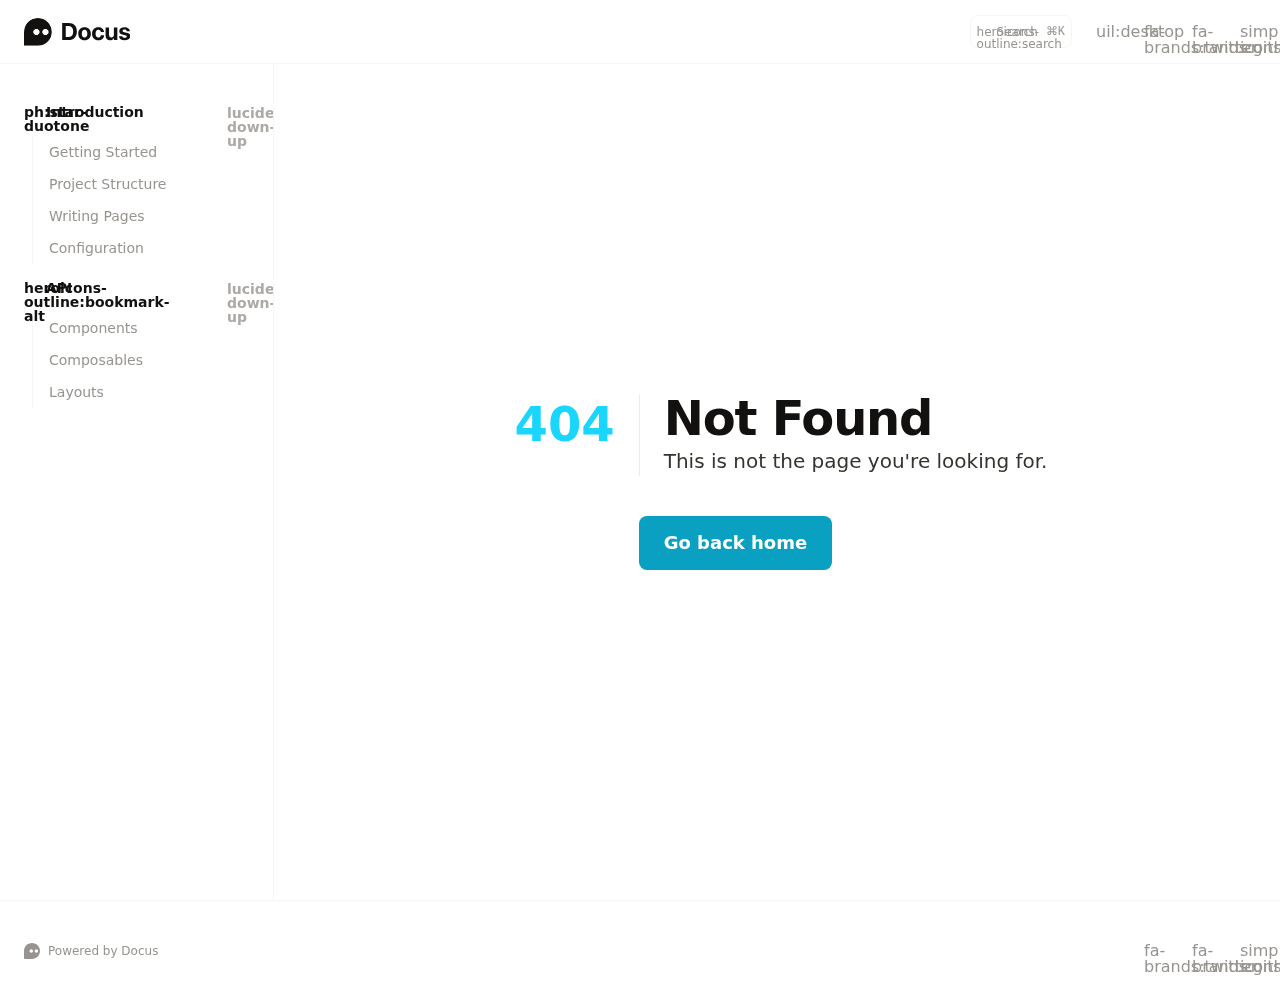
<file: 200.html>
<!DOCTYPE html>
<html lang="en">
<head><meta charset="utf-8">
<meta name="viewport" content="width=device-width, initial-scale=1"><link rel="modulepreload" as="script" crossorigin href="/_nuxt/entry.178d0a26.js"><link rel="preload" as="style" href="/_nuxt/entry.bab22983.css"><link rel="prefetch" as="style" href="/_nuxt/DocsPageLayout.02dc181a.css"><link rel="prefetch" as="style" href="/_nuxt/DocsAside.2fb09fdf.css"><link rel="prefetch" as="style" href="/_nuxt/ProseCodeInline.873c7ac7.css"><link rel="prefetch" as="style" href="/_nuxt/Alert.dcca94b5.css"><link rel="prefetch" as="style" href="/_nuxt/DocsPageBottom.8ccfb11a.css"><link rel="prefetch" as="style" href="/_nuxt/ProseA.baee409d.css"><link rel="prefetch" as="style" href="/_nuxt/DocsPrevNext.1afb9bff.css"><link rel="prefetch" as="style" href="/_nuxt/DocsToc.3b297d9e.css"><link rel="prefetch" as="style" href="/_nuxt/DocsTocLinks.40154331.css"><link rel="prefetch" as="script" crossorigin href="/_nuxt/default.c251ea3e.js"><link rel="prefetch" as="script" crossorigin href="/_nuxt/DocsPageLayout.c1d61e51.js"><link rel="prefetch" as="script" crossorigin href="/_nuxt/DocsAside.dac6eeb8.js"><link rel="prefetch" as="script" crossorigin href="/_nuxt/ProseCodeInline.037be5e3.js"><link rel="prefetch" as="script" crossorigin href="/_nuxt/Alert.2599f928.js"><link rel="prefetch" as="script" crossorigin href="/_nuxt/ContentSlot.f2cd4838.js"><link rel="prefetch" as="script" crossorigin href="/_nuxt/DocsPageBottom.57c3a04f.js"><link rel="prefetch" as="script" crossorigin href="/_nuxt/ProseA.42928d23.js"><link rel="prefetch" as="script" crossorigin href="/_nuxt/EditOnLink.vue.d74b481c.js"><link rel="prefetch" as="script" crossorigin href="/_nuxt/DocsPrevNext.83edbaba.js"><link rel="prefetch" as="script" crossorigin href="/_nuxt/DocsToc.9a7dd47a.js"><link rel="prefetch" as="script" crossorigin href="/_nuxt/DocsTocLinks.a5b8344f.js"><link rel="prefetch" as="style" href="/_nuxt/page.2a2c3179.css"><link rel="prefetch" as="script" crossorigin href="/_nuxt/page.c77bd445.js"><link rel="prefetch" as="script" crossorigin href="/_nuxt/client-db.b5e4b6a7.js"><link rel="prefetch" as="script" crossorigin href="/_nuxt/debug.0d54d2e9.js"><link rel="prefetch" as="style" href="/_nuxt/useStudio.a92b5f33.css"><link rel="prefetch" as="script" crossorigin href="/_nuxt/useStudio.3b1b8a16.js"><link rel="prefetch" as="style" href="/_nuxt/error-404.47a83e66.css"><link rel="prefetch" as="script" crossorigin href="/_nuxt/error-404.0dfcacf7.js"><link rel="prefetch" as="style" href="/_nuxt/error-500.534ab3f3.css"><link rel="prefetch" as="script" crossorigin href="/_nuxt/error-500.8a49c805.js"><style id="pinceau-theme">@media { :root {--pinceau-mq: initial; --docus-search-results-highlight-color: white;--docus-search-results-window-maxHeight: 100%;--docus-search-results-window-maxWidth: 640px;--docus-search-results-window-marginTop: 0;--docus-search-input-borderStyle: solid;--docus-search-input-borderWidth: 1px;--docus-search-backdropFilter: blur(24px);--docus-loadingBar-gradientColorStop3: #0047e1;--docus-loadingBar-gradientColorStop2: #34cdfe;--docus-loadingBar-gradientColorStop1: #00dc82;--docus-loadingBar-height: 3px;--docus-readableLine: 78ch;--docus-footer-height: 145px;--docus-header-height: 64px;--prose-code-inline-padding: 0.2rem 0.375rem 0.2rem 0.375rem;--prose-code-block-backdropFilter: contrast(1);--prose-code-block-border-style: solid;--prose-code-block-border-width: 1px;--prose-tbody-tr-borderBottom-style: dashed;--prose-tbody-tr-borderBottom-width: 1px;--prose-th-textAlign: inherit;--prose-thead-borderBottom-style: solid;--prose-thead-borderBottom-width: 1px;--prose-thead-border-style: solid;--prose-thead-border-width: 0px;--prose-table-textAlign: start;--prose-hr-width: 1px;--prose-hr-style: solid;--prose-li-listStylePosition: outside;--prose-ol-li-markerColor: currentColor;--prose-ol-paddingInlineStart: 21px;--prose-ol-listStyleType: decimal;--prose-ul-li-markerColor: currentColor;--prose-ul-paddingInlineStart: 21px;--prose-ul-listStyleType: disc;--prose-blockquote-border-style: solid;--prose-blockquote-border-width: 4px;--prose-blockquote-quotes: '201C' '201D' '2018' '2019';--prose-blockquote-paddingInlineStart: 24px;--prose-a-code-color-hover: currentColor;--prose-a-code-color-static: currentColor;--prose-a-hasCode-borderBottom: none;--prose-a-border-distance: 2px;--prose-a-border-color-hover: currentColor;--prose-a-border-color-static: currentColor;--prose-a-border-style-hover: solid;--prose-a-border-style-static: dashed;--prose-a-border-width: 1px;--prose-a-color-static: inherit;--prose-a-textDecoration: none;--prose-h6-margin: 3rem 0 2rem;--prose-h5-margin: 3rem 0 2rem;--prose-h4-margin: 3rem 0 2rem;--prose-h3-margin: 3rem 0 2rem;--prose-h2-margin: 3rem 0 2rem;--prose-h1-margin: 0 0 2rem;--typography-lead-loose: 2;--typography-lead-relaxed: 1.625;--typography-lead-normal: 1.5;--typography-lead-snug: 1.375;--typography-lead-tight: 1.25;--typography-lead-none: 1;--typography-lead-10: 2.5rem;--typography-lead-9: 2.25rem;--typography-lead-8: 2rem;--typography-lead-7: 1.75rem;--typography-lead-6: 1.5rem;--typography-lead-5: 1.25rem;--typography-lead-4: 1rem;--typography-lead-3: .75rem;--typography-lead-2: .5rem;--typography-lead-1: .025rem;--typography-fontWeight-black: 900;--typography-fontWeight-extrabold: 800;--typography-fontWeight-bold: 700;--typography-fontWeight-semibold: 600;--typography-fontWeight-medium: 500;--typography-fontWeight-normal: 400;--typography-fontWeight-light: 300;--typography-fontWeight-extralight: 200;--typography-fontWeight-thin: 100;--typography-fontSize-9xl: 128px;--typography-fontSize-8xl: 96px;--typography-fontSize-7xl: 72px;--typography-fontSize-6xl: 60px;--typography-fontSize-5xl: 48px;--typography-fontSize-4xl: 36px;--typography-fontSize-3xl: 30px;--typography-fontSize-2xl: 24px;--typography-fontSize-xl: 20px;--typography-fontSize-lg: 18px;--typography-fontSize-base: 16px;--typography-fontSize-sm: 14px;--typography-fontSize-xs: 12px;--typography-letterSpacing-wide: 0.025em;--typography-letterSpacing-tight: -0.025em;--typography-verticalMargin-base: 24px;--typography-verticalMargin-sm: 16px;--elements-border-secondary-hover: [object Object];--elements-backdrop-background: #fffc;--elements-backdrop-filter: saturate(200%) blur(20px);--elements-container-maxWidth: 80rem;--lead-loose: 2;--lead-relaxed: 1.625;--lead-normal: 1.5;--lead-snug: 1.375;--lead-tight: 1.25;--lead-none: 1;--lead-10: 2.5rem;--lead-9: 2.25rem;--lead-8: 2rem;--lead-7: 1.75rem;--lead-6: 1.5rem;--lead-5: 1.25rem;--lead-4: 1rem;--lead-3: .75rem;--lead-2: .5rem;--lead-1: .025rem;--letterSpacing-widest: 0.1em;--letterSpacing-wider: 0.05em;--letterSpacing-wide: 0.025em;--letterSpacing-normal: 0em;--letterSpacing-tight: -0.025em;--letterSpacing-tighter: -0.05em;--fontSize-9xl: 8rem;--fontSize-8xl: 6rem;--fontSize-7xl: 4.5rem;--fontSize-6xl: 3.75rem;--fontSize-5xl: 3rem;--fontSize-4xl: 2.25rem;--fontSize-3xl: 1.875rem;--fontSize-2xl: 1.5rem;--fontSize-xl: 1.25rem;--fontSize-lg: 1.125rem;--fontSize-base: 1rem;--fontSize-sm: 0.875rem;--fontSize-xs: 0.75rem;--fontWeight-black: 900;--fontWeight-extrabold: 800;--fontWeight-bold: 700;--fontWeight-semibold: 600;--fontWeight-medium: 500;--fontWeight-normal: 400;--fontWeight-light: 300;--fontWeight-extralight: 200;--fontWeight-thin: 100;--font-mono: ui-monospace, SFMono-Regular, Menlo, Monaco, Consolas, Liberation Mono, Courier New, monospace;--font-serif: ui-serif, Georgia, Cambria, Times New Roman, Times, serif;--font-sans: ui-sans-serif, system-ui, -apple-system, BlinkMacSystemFont, Segoe UI, Roboto, Helvetica Neue, Arial, Noto Sans, sans-serif, Apple Color Emoji, Segoe UI Emoji, Segoe UI Symbol, Noto Color Emoji;--opacity-total: 1;--opacity-high: 0.8;--opacity-medium: 0.5;--opacity-soft: 0.3;--opacity-light: 0.15;--opacity-bright: 0.1;--opacity-noOpacity: 0;--borderWidth-lg: 3px;--borderWidth-md: 2px;--borderWidth-sm: 1px;--borderWidth-noBorder: 0;--space-rem-875: 0.875rem;--space-rem-625: 0.625rem;--space-rem-375: 0.375rem;--space-rem-125: 0.125rem;--space-px: 1px;--space-128: 32rem;--space-96: 24rem;--space-80: 20rem;--space-72: 18rem;--space-64: 16rem;--space-60: 15rem;--space-56: 14rem;--space-52: 13rem;--space-48: 12rem;--space-44: 11rem;--space-40: 10rem;--space-36: 9rem;--space-32: 8rem;--space-28: 7rem;--space-24: 6rem;--space-20: 5rem;--space-16: 4rem;--space-14: 3.5rem;--space-12: 3rem;--space-11: 2.75rem;--space-10: 2.5rem;--space-9: 2.25rem;--space-8: 2rem;--space-7: 1.75rem;--space-6: 1.5rem;--space-5: 1.25rem;--space-4: 1rem;--space-3: 0.75rem;--space-2: 0.5rem;--space-1: 0.25rem;--space-0: 0px;--size-full: 100%;--size-7xl: 80rem;--size-6xl: 72rem;--size-5xl: 64rem;--size-4xl: 56rem;--size-3xl: 48rem;--size-2xl: 42rem;--size-xl: 36rem;--size-lg: 32rem;--size-md: 28rem;--size-sm: 24rem;--size-xs: 20rem;--size-200: 200px;--size-104: 104px;--size-80: 80px;--size-64: 64px;--size-56: 56px;--size-48: 48px;--size-40: 40px;--size-32: 32px;--size-24: 24px;--size-20: 20px;--size-16: 16px;--size-12: 12px;--size-8: 8px;--size-6: 6px;--size-4: 4px;--size-2: 2px;--size-0: 0px;--radii-full: 9999px;--radii-3xl: 1.75rem;--radii-2xl: 1.5rem;--radii-xl: 1rem;--radii-lg: 0.75rem;--radii-md: 0.5rem;--radii-sm: 0.375rem;--radii-xs: 0.25rem;--radii-2xs: 0.125rem;--radii-none: 0px;--shadow-none: 0px 0px 0px 0px transparent;--height-screen: 100vh;--width-screen: 100vw;--color-primary-900: #001A1F;--color-primary-800: #00232B;--color-primary-700: #024757;--color-primary-600: #09A0C1;--color-primary-500: #1AD6FF;--color-primary-400: #55E1FF;--color-primary-300: #82E3FF;--color-primary-200: #C5F2FF;--color-primary-100: #DCF7FF;--color-primary-50: #F1FCFF;--color-ruby-900: #380011;--color-ruby-800: #700021;--color-ruby-700: #a90032;--color-ruby-600: #e10043;--color-ruby-500: #ff1a5e;--color-ruby-400: #ff4079;--color-ruby-300: #ff6694;--color-ruby-200: #ff8dae;--color-ruby-100: #ffb3c9;--color-ruby-50: #ffd9e4;--color-pink-900: #380025;--color-pink-800: #70004b;--color-pink-700: #a90070;--color-pink-600: #e10095;--color-pink-500: #ff1ab2;--color-pink-400: #ff40bf;--color-pink-300: #ff66cc;--color-pink-200: #ff8dd8;--color-pink-100: #ffb3e5;--color-pink-50: #ffd9f2;--color-purple-900: #190038;--color-purple-800: #330070;--color-purple-700: #4c00a9;--color-purple-600: #6500e1;--color-purple-500: #811aff;--color-purple-400: #9640ff;--color-purple-300: #ab66ff;--color-purple-200: #c08dff;--color-purple-100: #d5b3ff;--color-purple-50: #ead9ff;--color-royalblue-900: #0b0531;--color-royalblue-800: #160a62;--color-royalblue-700: #211093;--color-royalblue-600: #2c15c4;--color-royalblue-500: #4127e8;--color-royalblue-400: #614bec;--color-royalblue-300: #806ff0;--color-royalblue-200: #a093f3;--color-royalblue-100: #c0b7f7;--color-royalblue-50: #dfdbfb;--color-indigoblue-900: #001238;--color-indigoblue-800: #002370;--color-indigoblue-700: #0035a9;--color-indigoblue-600: #0047e1;--color-indigoblue-500: #1a62ff;--color-indigoblue-400: #407cff;--color-indigoblue-300: #6696ff;--color-indigoblue-200: #8db0ff;--color-indigoblue-100: #b3cbff;--color-indigoblue-50: #d9e5ff;--color-blue-900: #00131D;--color-blue-800: #002235;--color-blue-700: #014267;--color-blue-600: #0069A6;--color-blue-500: #1AADFF;--color-blue-400: #64C7FF;--color-blue-300: #A1DDFF;--color-blue-200: #C6EAFF;--color-blue-100: #DFF3FF;--color-blue-50: #F2FAFF;--color-lightblue-900: #002e38;--color-lightblue-800: #005c70;--color-lightblue-700: #008aa9;--color-lightblue-600: #00b9e1;--color-lightblue-500: #1ad6ff;--color-lightblue-400: #40ddff;--color-lightblue-300: #66e4ff;--color-lightblue-200: #8deaff;--color-lightblue-100: #b3f1ff;--color-lightblue-50: #d9f8ff;--color-teal-900: #062a28;--color-teal-800: #0b544f;--color-teal-700: #117d77;--color-teal-600: #16a79e;--color-teal-500: #1cd1c6;--color-teal-400: #36e4da;--color-teal-300: #5fe9e1;--color-teal-200: #87efe9;--color-teal-100: #aff4f0;--color-teal-50: #d7faf8;--color-pear-900: #2a2b09;--color-pear-800: #545512;--color-pear-700: #7e801b;--color-pear-600: #a8aa24;--color-pear-500: #d0d32f;--color-pear-400: #d8da52;--color-pear-300: #e0e274;--color-pear-200: #e8e997;--color-pear-100: #eff0ba;--color-pear-50: #f7f8dc;--color-red-900: #1C0301;--color-red-800: #340A01;--color-red-700: #701704;--color-red-600: #BB2402;--color-red-500: #FF3B10;--color-red-400: #FF7353;--color-red-300: #FFA692;--color-red-200: #FFDED7;--color-red-100: #FFF3F0;--color-red-50: #FFF9F8;--color-orange-900: #381800;--color-orange-800: #702f00;--color-orange-700: #a94700;--color-orange-600: #e15e00;--color-orange-500: #ff7a1a;--color-orange-400: #ff9040;--color-orange-300: #ffa666;--color-orange-200: #ffbd8d;--color-orange-100: #ffd3b3;--color-orange-50: #ffe9d9;--color-yellow-900: #1B1500;--color-yellow-800: #292100;--color-yellow-700: #614E02;--color-yellow-600: #CBA408;--color-yellow-500: #FBCA05;--color-yellow-400: #FFDC4E;--color-yellow-300: #FFE372;--color-yellow-200: #FFF0B1;--color-yellow-100: #FFF6D3;--color-yellow-50: #FFFCEE;--color-green-900: #00190F;--color-green-800: #002817;--color-green-700: #006037;--color-green-600: #00B467;--color-green-500: #0DD885;--color-green-400: #3CEEA5;--color-green-300: #86FBCB;--color-green-200: #C3FFE6;--color-green-100: #DEFFF1;--color-green-50: #ECFFF7;--color-gray-900: #121110;--color-gray-800: #201E1B;--color-gray-700: #36332E;--color-gray-600: #67635D;--color-gray-500: #97948F;--color-gray-400: #ADA9A4;--color-gray-300: #DBD9D3;--color-gray-200: #ECEBE8;--color-gray-100: #F6F5F4;--color-gray-50: #FBFBFB;--color-black: #0B0A0A;--color-white: #ffffff;--media-portrait: only screen and (orientation: portrait);--media-landscape: only screen and (orientation: landscape);--media-rm: (prefers-reduced-motion: reduce);--media-2xl: (min-width: 1536px);--media-xl: (min-width: 1280px);--media-lg: (min-width: 1024px);--media-md: (min-width: 768px);--media-sm: (min-width: 640px);--media-xs: (min-width: 475px);--docus-search-results-highlight-backgroundColor: var(--color-primary-500);--docus-search-results-selected-backgroundColor: var(--color-gray-300);--docus-search-results-window-borderRadius: none;--docus-search-results-window-marginX: 0;--docus-search-input-backgroundColor: var(--color-gray-200);--docus-search-input-padding: var(--space-2) var(--space-4);--docus-search-input-gap: var(--space-2);--docus-search-input-fontSize: var(--fontSize-sm);--docus-search-input-borderColor: var(--color-gray-200);--docus-search-input-borderRadius: var(--radii-2xs);--docus-footer-padding: var(--space-4) 0;--docus-header-title-color-hover: var(--color-primary-500);--docus-header-title-color-static: var(--color-gray-900);--docus-header-title-fontWeight: var(--fontWeight-bold);--docus-header-title-fontSize: var(--fontSize-2xl);--docus-header-logo-height: var(--space-6);--docus-body-fontFamily: var(--font-sans);--docus-body-color: var(--color-gray-800);--docus-body-backgroundColor: var(--color-white);--prose-code-inline-fontWeight: var(--typography-fontWeight-normal);--prose-code-inline-fontSize: var(--typography-fontSize-sm);--prose-code-inline-borderRadius: var(--radii-xs);--prose-code-block-pre-padding: var(--typography-verticalMargin-sm);--prose-code-block-margin: var(--typography-verticalMargin-base) 0;--prose-code-block-fontSize: var(--typography-fontSize-sm);--prose-tbody-code-inline-fontSize: var(--typography-fontSize-sm);--prose-tbody-td-padding: var(--typography-verticalMargin-sm);--prose-th-fontWeight: var(--typography-fontWeight-semibold);--prose-th-padding: 0 var(--typography-verticalMargin-sm) var(--typography-verticalMargin-sm) var(--typography-verticalMargin-sm);--prose-table-lineHeight: var(--typography-lead-6);--prose-table-fontSize: var(--typography-fontSize-sm);--prose-table-margin: var(--typography-verticalMargin-base) 0;--prose-hr-margin: var(--typography-verticalMargin-base) 0;--prose-li-margin: var(--typography-verticalMargin-sm) 0;--prose-ol-margin: var(--typography-verticalMargin-base) 0;--prose-ul-margin: var(--typography-verticalMargin-base) 0;--prose-blockquote-margin: var(--typography-verticalMargin-base) 0;--prose-a-code-border-style: var(--prose-a-border-style-static);--prose-a-code-border-width: var(--prose-a-border-width);--prose-a-fontWeight: var(--typography-fontWeight-medium);--prose-img-margin: var(--typography-verticalMargin-base) 0;--prose-strong-fontWeight: var(--typography-fontWeight-semibold);--prose-h6-iconSize: var(--typography-fontSize-base);--prose-h6-fontWeight: var(--typography-fontWeight-semibold);--prose-h6-lineHeight: var(--typography-lead-normal);--prose-h6-fontSize: var(--typography-fontSize-lg);--prose-h5-iconSize: var(--typography-fontSize-lg);--prose-h5-fontWeight: var(--typography-fontWeight-semibold);--prose-h5-lineHeight: var(--typography-lead-snug);--prose-h5-fontSize: var(--typography-fontSize-xl);--prose-h4-iconSize: var(--typography-fontSize-lg);--prose-h4-letterSpacing: var(--typography-letterSpacing-tight);--prose-h4-fontWeight: var(--typography-fontWeight-semibold);--prose-h4-lineHeight: var(--typography-lead-snug);--prose-h4-fontSize: var(--typography-fontSize-2xl);--prose-h3-iconSize: var(--typography-fontSize-xl);--prose-h3-letterSpacing: var(--typography-letterSpacing-tight);--prose-h3-fontWeight: var(--typography-fontWeight-semibold);--prose-h3-lineHeight: var(--typography-lead-snug);--prose-h3-fontSize: var(--typography-fontSize-3xl);--prose-h2-iconSize: var(--typography-fontSize-2xl);--prose-h2-letterSpacing: var(--typography-letterSpacing-tight);--prose-h2-fontWeight: var(--typography-fontWeight-semibold);--prose-h2-lineHeight: var(--typography-lead-tight);--prose-h2-fontSize: var(--typography-fontSize-4xl);--prose-h1-iconSize: var(--typography-fontSize-3xl);--prose-h1-letterSpacing: var(--typography-letterSpacing-tight);--prose-h1-fontWeight: var(--typography-fontWeight-bold);--prose-h1-lineHeight: var(--typography-lead-tight);--prose-h1-fontSize: var(--typography-fontSize-5xl);--prose-p-br-margin: var(--typography-verticalMargin-base) 0 0 0;--prose-p-margin: var(--typography-verticalMargin-base) 0;--prose-p-lineHeight: var(--typography-lead-normal);--prose-p-fontSize: var(--typography-fontSize-base);--typography-color-secondary-900: var(--color-gray-900);--typography-color-secondary-800: var(--color-gray-800);--typography-color-secondary-700: var(--color-gray-700);--typography-color-secondary-600: var(--color-gray-600);--typography-color-secondary-500: var(--color-gray-500);--typography-color-secondary-400: var(--color-gray-400);--typography-color-secondary-300: var(--color-gray-300);--typography-color-secondary-200: var(--color-gray-200);--typography-color-secondary-100: var(--color-gray-100);--typography-color-secondary-50: var(--color-gray-50);--typography-color-primary-900: var(--color-primary-900);--typography-color-primary-800: var(--color-primary-800);--typography-color-primary-700: var(--color-primary-700);--typography-color-primary-600: var(--color-primary-600);--typography-color-primary-500: var(--color-primary-500);--typography-color-primary-400: var(--color-primary-400);--typography-color-primary-300: var(--color-primary-300);--typography-color-primary-200: var(--color-primary-200);--typography-color-primary-100: var(--color-primary-100);--typography-color-primary-50: var(--color-primary-50);--typography-font-code: var(--font-mono);--typography-font-body: var(--font-sans);--typography-font-display: var(--font-sans);--typography-body-backgroundColor: var(--color-white);--typography-body-color: var(--color-black);--elements-state-danger-borderColor-secondary: var(--color-red-200);--elements-state-danger-borderColor-primary: var(--color-red-100);--elements-state-danger-backgroundColor-secondary: var(--color-red-100);--elements-state-danger-backgroundColor-primary: var(--color-red-50);--elements-state-danger-color-secondary: var(--color-red-600);--elements-state-danger-color-primary: var(--color-red-500);--elements-state-warning-borderColor-secondary: var(--color-yellow-200);--elements-state-warning-borderColor-primary: var(--color-yellow-100);--elements-state-warning-backgroundColor-secondary: var(--color-yellow-100);--elements-state-warning-backgroundColor-primary: var(--color-yellow-50);--elements-state-warning-color-secondary: var(--color-yellow-700);--elements-state-warning-color-primary: var(--color-yellow-600);--elements-state-success-borderColor-secondary: var(--color-green-200);--elements-state-success-borderColor-primary: var(--color-green-100);--elements-state-success-backgroundColor-secondary: var(--color-green-100);--elements-state-success-backgroundColor-primary: var(--color-green-50);--elements-state-success-color-secondary: var(--color-green-600);--elements-state-success-color-primary: var(--color-green-500);--elements-state-info-borderColor-secondary: var(--color-blue-200);--elements-state-info-borderColor-primary: var(--color-blue-100);--elements-state-info-backgroundColor-secondary: var(--color-blue-100);--elements-state-info-backgroundColor-primary: var(--color-blue-50);--elements-state-info-color-secondary: var(--color-blue-600);--elements-state-info-color-primary: var(--color-blue-500);--elements-state-primary-borderColor-secondary: var(--color-primary-200);--elements-state-primary-borderColor-primary: var(--color-primary-100);--elements-state-primary-backgroundColor-secondary: var(--color-primary-100);--elements-state-primary-backgroundColor-primary: var(--color-primary-50);--elements-state-primary-color-secondary: var(--color-primary-700);--elements-state-primary-color-primary: var(--color-primary-600);--elements-surface-secondary-backgroundColor: var(--color-gray-200);--elements-surface-primary-backgroundColor: var(--color-gray-100);--elements-surface-background-base: var(--color-gray-100);--elements-border-secondary-static: var(--color-gray-200);--elements-border-primary-hover: var(--color-gray-200);--elements-border-primary-static: var(--color-gray-100);--elements-container-padding-md: var(--space-6);--elements-container-padding-sm: var(--space-6);--elements-container-padding-xs: var(--space-4);--elements-container-padding-mobile: var(--space-4);--elements-text-secondary-color-hover: var(--color-gray-700);--elements-text-secondary-color-static: var(--color-gray-500);--elements-text-primary-color-static: var(--color-gray-900);--text-6xl-lineHeight: var(--lead-none);--text-6xl-fontSize: var(--fontSize-6xl);--text-5xl-lineHeight: var(--lead-none);--text-5xl-fontSize: var(--fontSize-5xl);--text-4xl-lineHeight: var(--lead-10);--text-4xl-fontSize: var(--fontSize-4xl);--text-3xl-lineHeight: var(--lead-9);--text-3xl-fontSize: var(--fontSize-3xl);--text-2xl-lineHeight: var(--lead-8);--text-2xl-fontSize: var(--fontSize-2xl);--text-xl-lineHeight: var(--lead-7);--text-xl-fontSize: var(--fontSize-xl);--text-lg-lineHeight: var(--lead-7);--text-lg-fontSize: var(--fontSize-lg);--text-base-lineHeight: var(--lead-6);--text-base-fontSize: var(--fontSize-base);--text-sm-lineHeight: var(--lead-5);--text-sm-fontSize: var(--fontSize-sm);--text-xs-lineHeight: var(--lead-4);--text-xs-fontSize: var(--fontSize-xs);--color-shadow: var(--color-gray-400);--color-secondary-900: var(--color-gray-900);--color-secondary-800: var(--color-gray-800);--color-secondary-700: var(--color-gray-700);--color-secondary-600: var(--color-gray-600);--color-secondary-500: var(--color-gray-500);--color-secondary-400: var(--color-gray-400);--color-secondary-300: var(--color-gray-300);--color-secondary-200: var(--color-gray-200);--color-secondary-100: var(--color-gray-100);--color-secondary-50: var(--color-gray-50);--prose-code-inline-backgroundColor: var(--typography-color-secondary-100);--prose-code-inline-color: var(--typography-color-secondary-700);--prose-code-block-backgroundColor: var(--typography-color-secondary-100);--prose-code-block-color: var(--typography-color-secondary-700);--prose-code-block-border-color: var(--typography-color-secondary-200);--prose-tbody-tr-borderBottom-color: var(--typography-color-secondary-200);--prose-th-color: var(--typography-color-secondary-600);--prose-thead-borderBottom-color: var(--typography-color-secondary-200);--prose-thead-border-color: var(--typography-color-secondary-300);--prose-hr-color: var(--typography-color-secondary-200);--prose-blockquote-border-color: var(--typography-color-secondary-200);--prose-blockquote-color: var(--typography-color-secondary-500);--prose-a-code-background-hover: var(--typography-color-primary-50);--prose-a-code-border-color-hover: var(--typography-color-primary-500);--prose-a-code-border-color-static: var(--typography-color-secondary-400);--prose-a-color-hover: var(--typography-color-primary-500);--shadow-2xl: 0px 25px 50px -12px var(--color-shadow);--shadow-xl: 0px 20px 25px -5px var(--color-shadow), 0px 8px 10px -6px var(--color-shadow);--shadow-lg: 0px 10px 15px -3px var(--color-shadow), 0px 4px 6px -4px var(--color-shadow);--shadow-md: 0px 4px 6px -1px var(--color-shadow), 0px 2px 4px -2px var(--color-shadow);--shadow-sm: 0px 1px 3px 0px var(--color-shadow), 0px 1px 2px -1px var(--color-shadow);--shadow-xs: 0px 1px 2px 0px var(--color-shadow); } }@media { :root.dark {--pinceau-mq: dark; --prose-code-block-backdropFilter: contrast(1);--prose-ol-li-markerColor: currentColor;--prose-ul-li-markerColor: currentColor;--prose-a-code-color-hover: currentColor;--prose-a-code-color-static: currentColor;--prose-a-border-color-hover: currentColor;--prose-a-border-color-static: currentColor;--prose-a-color-static: inherit;--elements-backdrop-background: #0c0d0ccc;--docus-search-results-selected-backgroundColor: var(--color-gray-700);--docus-search-input-backgroundColor: var(--color-gray-800);--docus-search-input-borderColor: transparent;--docus-header-title-color-static: var(--color-gray-100);--docus-body-color: var(--color-gray-200);--docus-body-backgroundColor: var(--color-black);--typography-body-backgroundColor: var(--color-black);--typography-body-color: var(--color-white);--elements-state-danger-borderColor-secondary: var(--color-red-700);--elements-state-danger-borderColor-primary: var(--color-red-800);--elements-state-danger-backgroundColor-secondary: var(--color-red-800);--elements-state-danger-backgroundColor-primary: var(--color-red-900);--elements-state-danger-color-secondary: var(--color-red-200);--elements-state-danger-color-primary: var(--color-red-300);--elements-state-warning-borderColor-secondary: var(--color-yellow-700);--elements-state-warning-borderColor-primary: var(--color-yellow-800);--elements-state-warning-backgroundColor-secondary: var(--color-yellow-800);--elements-state-warning-backgroundColor-primary: var(--color-yellow-900);--elements-state-warning-color-secondary: var(--color-yellow-200);--elements-state-warning-color-primary: var(--color-yellow-400);--elements-state-success-borderColor-secondary: var(--color-green-700);--elements-state-success-borderColor-primary: var(--color-green-800);--elements-state-success-backgroundColor-secondary: var(--color-green-800);--elements-state-success-backgroundColor-primary: var(--color-green-900);--elements-state-success-color-secondary: var(--color-green-200);--elements-state-success-color-primary: var(--color-green-400);--elements-state-info-borderColor-secondary: var(--color-blue-700);--elements-state-info-borderColor-primary: var(--color-blue-800);--elements-state-info-backgroundColor-secondary: var(--color-blue-800);--elements-state-info-backgroundColor-primary: var(--color-blue-900);--elements-state-info-color-secondary: var(--color-blue-200);--elements-state-info-color-primary: var(--color-blue-400);--elements-state-primary-borderColor-secondary: var(--color-primary-700);--elements-state-primary-borderColor-primary: var(--color-primary-800);--elements-state-primary-backgroundColor-secondary: var(--color-primary-800);--elements-state-primary-backgroundColor-primary: var(--color-primary-900);--elements-state-primary-color-secondary: var(--color-primary-200);--elements-state-primary-color-primary: var(--color-primary-400);--elements-surface-secondary-backgroundColor: var(--color-gray-800);--elements-surface-primary-backgroundColor: var(--color-gray-900);--elements-surface-background-base: var(--color-gray-900);--elements-border-secondary-static: var(--color-gray-800);--elements-border-primary-hover: var(--color-gray-800);--elements-border-primary-static: var(--color-gray-900);--elements-text-secondary-color-hover: var(--color-gray-200);--elements-text-secondary-color-static: var(--color-gray-400);--elements-text-primary-color-static: var(--color-gray-50);--color-shadow: var(--color-gray-800);--prose-code-inline-backgroundColor: var(--typography-color-secondary-800);--prose-code-inline-color: var(--typography-color-secondary-200);--prose-code-block-backgroundColor: var(--typography-color-secondary-900);--prose-code-block-color: var(--typography-color-secondary-200);--prose-code-block-border-color: var(--typography-color-secondary-800);--prose-tbody-tr-borderBottom-color: var(--typography-color-secondary-800);--prose-th-color: var(--typography-color-secondary-400);--prose-thead-borderBottom-color: var(--typography-color-secondary-800);--prose-thead-border-color: var(--typography-color-secondary-600);--prose-hr-color: var(--typography-color-secondary-800);--prose-blockquote-border-color: var(--typography-color-secondary-700);--prose-blockquote-color: var(--typography-color-secondary-400);--prose-a-code-background-hover: var(--typography-color-primary-900);--prose-a-code-border-color-hover: var(--typography-color-primary-600);--prose-a-code-border-color-static: var(--typography-color-secondary-600);--prose-a-color-hover: var(--typography-color-primary-400); } }@media (min-width: 640px) { :root {--pinceau-mq: sm; --docus-search-results-window-maxHeight: 320px;--docus-search-results-window-marginTop: 20vh;--docus-footer-height: 100px;--docus-search-results-window-borderRadius: var(--radii-xs);--docus-search-results-window-marginX: var(--space-4);--docus-header-logo-height: var(--space-7); } }</style><style id="pinceau-runtime-hydratable">undefined</style><link rel="stylesheet" href="/_nuxt/entry.bab22983.css"><script>"use strict";(()=>{const a=window,e=document.documentElement,m=["dark","light"],c=window.localStorage.getItem("nuxt-color-mode")||"system";let n=c==="system"?f():c;const l=e.getAttribute("data-color-mode-forced");l&&(n=l),i(n),a["__NUXT_COLOR_MODE__"]={preference:c,value:n,getColorScheme:f,addColorScheme:i,removeColorScheme:d};function i(o){const t=""+o+"",s="theme";e.classList?e.classList.add(t):e.className+=" "+t,s&&e.setAttribute("data-"+s,o)}function d(o){const t=""+o+"",s="theme";e.classList?e.classList.remove(t):e.className=e.className.replace(new RegExp(t,"g"),""),s&&e.removeAttribute("data-"+s)}function r(o){return a.matchMedia("(prefers-color-scheme"+o+")")}function f(){if(a.matchMedia&&r("").media!=="not all"){for(const o of m)if(r(":"+o).matches)return o}return"light"}})();
</script></head>
<body ><div id="__nuxt"><svg class="nuxt-spa-loading" xmlns="http://www.w3.org/2000/svg" viewBox="0 0 37 25" fill="none" width="80"><path d="M24.236 22.006h10.742L25.563 5.822l-8.979 14.31a4 4 0 0 1-3.388 1.874H2.978l11.631-20 5.897 10.567"></path></svg><style>.nuxt-spa-loading{position:fixed;top:50%;left:50%;transform:translate(-50%, -50%)}.nuxt-spa-loading>path{fill:none;stroke:#00DC82;stroke-width:4px;stroke-linecap:round;stroke-linejoin:round;stroke-dasharray:128;stroke-dashoffset:128;animation:nuxt-spa-loading-move 3s linear infinite}@keyframes nuxt-spa-loading-move{100%{stroke-dashoffset:-128}}</style></div><script type="application/json" id="__NUXT_DATA__" data-ssr="false">[{"_errors":1,"serverRendered":2,"data":3,"state":4},{},false,{},{}]</script><script>window.__NUXT__={};window.__NUXT__.config={public:{plausible:{hashMode:false,trackLocalhost:false,domain:"",apiHost:"https://plausible.io",autoPageviews:true,autoOutboundTracking:false},studio:{apiURL:"https://api.nuxt.studio"},content:{locales:[],defaultLocale:"",integrity:1690147133529,experimental:{stripQueryParameters:false,clientDB:false},respectPathCase:false,api:{baseURL:"/api/_content"},navigation:{fields:["icon","titleTemplate","header","main","aside","footer","layout"]},tags:{p:"prose-p",a:"prose-a",blockquote:"prose-blockquote","code-inline":"prose-code-inline",code:"prose-code",em:"prose-em",h1:"prose-h1",h2:"prose-h2",h3:"prose-h3",h4:"prose-h4",h5:"prose-h5",h6:"prose-h6",hr:"prose-hr",img:"prose-img",ul:"prose-ul",ol:"prose-ol",li:"prose-li",strong:"prose-strong",table:"prose-table",thead:"prose-thead",tbody:"prose-tbody",td:"prose-td",th:"prose-th",tr:"prose-tr"},highlight:{theme:{dark:"github-dark",default:"github-light"},preload:["json","js","ts","html","css","vue","diff","shell","markdown","yaml","bash","ini"]},wsUrl:"",documentDriven:{page:true,navigation:true,surround:true,globals:{},layoutFallbacks:["theme"],injectPage:true},host:"",trailingSlash:false,anchorLinks:{depth:4,exclude:[1]}}},app:{baseURL:"/",buildAssetsDir:"/_nuxt/",cdnURL:""}}</script><script type="module" src="/_nuxt/entry.178d0a26.js" crossorigin></script></body>
</html>
</file>
<file: _nuxt/entry.bab22983.css>
.dark:root,:root{--docsearch-primary-color:var(--color-primary-500)!important}.dark:root{--docsearch-text-color:#f5f6f7;--docsearch-container-background:rgba(9,10,17,.8);--docsearch-modal-background:#15172a;--docsearch-modal-shadow:inset 1px 1px 0 0 #2c2e40,0 3px 8px 0 #000309;--docsearch-searchbox-background:#090a11;--docsearch-searchbox-focus-background:#000;--docsearch-hit-color:#bec3c9;--docsearch-hit-shadow:none;--docsearch-hit-background:#090a11;--docsearch-key-gradient:linear-gradient(-26.5deg,#565872,#31355b);--docsearch-key-shadow:inset 0 -2px 0 0 #282d55,inset 0 0 1px 1px #51577d,0 2px 2px 0 rgba(3,4,9,.3);--docsearch-footer-background:#1e2136;--docsearch-footer-shadow:inset 0 1px 0 0 rgba(73,76,106,.5),0 -4px 8px 0 rgba(0,0,0,.2);--docsearch-logo-color:#fff;--docsearch-muted-color:#7f8497;color-scheme:dark}.DocSearch-Input:focus{box-shadow:none!important}body{-webkit-font-smoothing:antialiased;-moz-osx-font-smoothing:grayscale;background-color:var(--docus-body-backgroundColor);color:var(--docus-body-color);font-family:var(--docus-body-fontFamily);min-width:var(--size-xs);overflow-y:scroll}.docus-scrollbars ::-webkit-scrollbar{background:transparent;height:.6em;width:.6em}.docus-scrollbars ::-webkit-scrollbar-track{background:var(--color-gray-100)}.docus-scrollbars ::-webkit-scrollbar-thumb{background:var(--color-gray-300);border-radius:.6em}.docus-scrollbars ::-webkit-scrollbar-thumb:hover{background:var(--color-gray-400)}.docus-scrollbars ::-webkit-scrollbar-thumb:active{background:var(--color-gray-500)}.docus-scrollbars.dark ::-webkit-scrollbar-track{background:var(--color-gray-800)}.docus-scrollbars.dark ::-webkit-scrollbar-thumb{background:var(--color-gray-700)}.docus-scrollbars.dark ::-webkit-scrollbar-thumb:hover{background:var(--color-gray-600)}.docus-scrollbars.dark ::-webkit-scrollbar-thumb:active{background:var(--color-gray-500)}html{-webkit-font-smoothing:antialiased;-moz-osx-font-smoothing:grayscale}.sr-only{clip:rect(0,0,0,0)!important;border:0!important;height:1px!important;margin:-1px!important;overflow:hidden!important;padding:0!important;position:absolute!important;white-space:nowrap!important;width:1px!important}*,:after,:before{border:0 solid #e5e7eb;box-sizing:border-box}html{-webkit-text-size-adjust:100%;font-family:ui-sans-serif,system-ui,-apple-system,BlinkMacSystemFont,Segoe UI,Roboto,Helvetica Neue,Arial,Noto Sans,sans-serif,Apple Color Emoji,Segoe UI Emoji,Segoe UI Symbol,Noto Color Emoji;line-height:1.5;-moz-tab-size:4;-o-tab-size:4;tab-size:4}body{line-height:inherit;margin:0}hr{border-top-width:1px;color:inherit;height:0}abbr:where([title]){-webkit-text-decoration:underline dotted;text-decoration:underline dotted}h1,h2,h3,h4,h5,h6{font-size:inherit;font-weight:inherit}a{color:inherit;text-decoration:inherit}b,strong{font-weight:bolder}code,kbd,pre,samp{font-family:ui-monospace,SFMono-Regular,Menlo,Monaco,Consolas,Liberation Mono,Courier New,monospace;font-size:1em}small{font-size:80%}sub,sup{font-size:75%;line-height:0;position:relative;vertical-align:baseline}sub{bottom:-.25em}sup{top:-.5em}table{border-collapse:collapse;border-color:inherit;text-indent:0}button,input,optgroup,select,textarea{color:inherit;font-family:inherit;font-size:100%;font-weight:inherit;line-height:inherit;margin:0;padding:0}button,select{text-transform:none}[type=button],[type=reset],[type=submit],button{-webkit-appearance:button;background-color:transparent;background-image:none}:-moz-focusring{outline:auto}:-moz-ui-invalid{box-shadow:none}progress{vertical-align:baseline}::-webkit-inner-spin-button,::-webkit-outer-spin-button{height:auto}[type=search]{-webkit-appearance:textfield;outline-offset:-2px}::-webkit-search-decoration{-webkit-appearance:none}::-webkit-file-upload-button{-webkit-appearance:button;font:inherit}summary{display:list-item}blockquote,dd,dl,figure,h1,h2,h3,h4,h5,h6,hr,p,pre{margin:0}fieldset{margin:0}fieldset,legend{padding:0}menu,ol,ul{list-style:none;margin:0;padding:0}textarea{resize:vertical}input::-moz-placeholder,textarea::-moz-placeholder{color:#9ca3af;opacity:1}input::placeholder,textarea::placeholder{color:#9ca3af;opacity:1}[role=button],button{cursor:pointer}:disabled{cursor:default}audio,canvas,embed,iframe,img,object,svg,video{display:block;vertical-align:middle}img,video{height:auto;max-width:100%}[hidden]{display:none}.nuxt-progress{background:repeating-linear-gradient(to right,var(--docus-loadingBar-gradientColorStop1) 0,var(--docus-loadingBar-gradientColorStop2) 50%,var(--docus-loadingBar-gradientColorStop3) 100%);height:var(--docus-loadingBar-height);left:0;opacity:1;position:fixed;right:0;top:0;transition:width .1s,height .4s,opacity .4s;width:0;z-index:999999}.icon[data-v-121c6e7d]{display:inline-block;vertical-align:middle}a[data-v-188112f3]{color:var(--color-gray-500);display:flex;padding:var(--space-4)}:root.dark a[data-v-188112f3]{color:var(--color-gray-400)}a[data-v-188112f3]:hover{color:var(--color-gray-700)}:root.dark a[data-v-188112f3]:hover{color:var(--color-gray-200)}.docs-aside-tree li.bordered[data-v-147bcc2b]{border-left:1px solid var(--elements-border-primary-static)}.docs-aside-tree li.bordered[data-v-147bcc2b]:hover{border-color:var(--elements-border-primary-hover)}.docs-aside-tree li.bordered.active[data-v-147bcc2b]{border-color:var(--color-primary-400)}:root.dark .docs-aside-tree li.bordered.active[data-v-147bcc2b]{border-color:var(--color-primary-600)}.docs-aside-tree li.bordered.has-children[data-v-147bcc2b]{padding-left:var(--space-4)}.docs-aside-tree li.bordered.has-parent-icon[data-v-147bcc2b]{margin-left:var(--space-2)}.docs-aside-tree .recursive[data-v-147bcc2b]{padding:var(--space-2) 0}.docs-aside-tree .title-collapsible-button[data-v-147bcc2b]{align-items:center;color:var(--color-gray-900);display:flex;font-size:var(--text-sm-fontSize);font-weight:var(--fontWeight-semibold);justify-content:space-between;line-height:var(--text-sm-lineHeight);padding:var(--space-rem-375) 0;width:100%}:root.dark .docs-aside-tree .title-collapsible-button[data-v-147bcc2b]{color:var(--color-gray-50)}.docs-aside-tree .title-collapsible-button .content[data-v-147bcc2b]{align-items:center;display:flex}.docs-aside-tree .title-collapsible-button .content .icon[data-v-147bcc2b]{height:var(--space-4);margin-right:var(--space-2);width:var(--space-4)}.docs-aside-tree .title-collapsible-button .collapsible-icon[data-v-147bcc2b]{color:var(--color-gray-400);height:var(--space-3);width:var(--space-3)}.docs-aside-tree .link[data-v-147bcc2b],:root.dark .docs-aside-tree .title-collapsible-button .collapsible-icon[data-v-147bcc2b]{color:var(--color-gray-500)}.docs-aside-tree .link[data-v-147bcc2b]{align-items:center;display:flex;font-size:var(--text-sm-fontSize);justify-content:space-between;line-height:var(--text-sm-lineHeight);padding:var(--space-rem-375) 0}.docs-aside-tree .link[data-v-147bcc2b]:hover{color:var(--color-gray-900)}:root.dark .docs-aside-tree .link[data-v-147bcc2b]:not(.active){color:var(--color-gray-400)}:root.dark .docs-aside-tree .link[data-v-147bcc2b]:not(.active):hover{color:var(--color-gray-50)}.docs-aside-tree .link.padded[data-v-147bcc2b]{padding-left:var(--space-4)}.docs-aside-tree .link.active[data-v-147bcc2b]{color:var(--color-primary-500);font-weight:var(--fontWeight-medium)}.docs-aside-tree .link .content[data-v-147bcc2b]{align-items:center;display:inline-flex}.docs-aside-tree .link .icon[data-v-147bcc2b]{height:var(--space-4);margin-right:var(--space-1);width:var(--space-4)}button[data-v-7f4712f7]{display:flex;padding:var(--space-4) var(--space-4) var(--space-4) 0;position:relative;z-index:10}@media (min-width:1024px){button[data-v-7f4712f7]{display:none}}button[data-v-7f4712f7]{color:var(--color-gray-500)}:root.dark button[data-v-7f4712f7]{color:var(--color-gray-400)}button[data-v-7f4712f7]:hover{color:var(--color-gray-700)}:root.dark button[data-v-7f4712f7]:hover{color:var(--color-gray-200)}.dialog[data-v-7f4712f7]{align-items:flex-start;-webkit-backdrop-filter:var(--elements-backdrop-filter);backdrop-filter:var(--elements-backdrop-filter);background-color:#ffffff80;display:flex;inset:0 0 0 0;overflow-y:auto;position:fixed;z-index:50}:root.dark .dialog[data-v-7f4712f7]{background-color:#00000080}@media (min-width:1024px){.dialog[data-v-7f4712f7]{display:none}}.dialog .icons[data-v-7f4712f7]{overflow:auto}.dialog>div[data-v-7f4712f7]{background-color:var(--color-white);box-shadow:var(--shadow-md);max-width:var(--size-xs);min-height:100%;padding-left:var(--space-4);padding-right:var(--space-4);width:100%}:root.dark .dialog>div[data-v-7f4712f7]{background-color:var(--color-black)}@media (min-width:640px){.dialog>div[data-v-7f4712f7]{padding-left:var(--space-6);padding-right:var(--space-6)}}.dialog>div>div[data-v-7f4712f7]{border-bottom:1px solid transparent;gap:var(--space-2);height:var(--docus-header-height);justify-content:space-between}.dialog>div>div[data-v-7f4712f7],.dialog>div>div .icons[data-v-7f4712f7]{align-items:center;display:flex}[data-v-7f4712f7] .icon{height:var(--space-4);width:var(--space-4)}svg[data-v-55bd2b22]{color:var(--color-gray-900);height:inherit}:root.dark svg[data-v-55bd2b22]{color:var(--color-gray-100)}a[data-v-43c2ee78]{align-items:center;display:flex;flex:none}a .logo[data-v-43c2ee78]{height:var(--docus-header-logo-height);width:auto}a .logo img[data-v-43c2ee78],a .logo svg[data-v-43c2ee78]{height:inherit}a .logo .light-img[data-v-43c2ee78]{display:block}:root.dark a .logo .light-img[data-v-43c2ee78],a .logo .dark-img[data-v-43c2ee78]{display:none}:root.dark a .logo .dark-img[data-v-43c2ee78]{display:block}a .title[data-v-43c2ee78]{color:var(--docus-header-title-color-static);font-size:var(--docus-header-title-fontSize);font-weight:var(--docus-header-title-fontWeight)}a .title[data-v-43c2ee78]:hover{color:var(--docus-header-title-color-hover)}nav[data-v-e79c6a0e]{display:none}@media (min-width:1024px){nav[data-v-e79c6a0e]{display:block}}nav ul[data-v-e79c6a0e]{align-items:center;display:flex;flex:1;justify-content:center;max-width:100%;overflow:hidden;text-overflow:ellipsis;white-space:nowrap}nav ul>*+*[data-v-e79c6a0e]{margin-left:var(--space-2)}nav ul li[data-v-e79c6a0e]{display:inline-flex;gap:var(--space-1)}nav ul .link[data-v-e79c6a0e]{align-items:center;border-radius:var(--radii-md);display:flex;font-size:var(--fontSize-sm);gap:var(--space-2);outline:none;padding:var(--space-2) var(--space-4);transition:background .2s ease}nav ul .link svg[data-v-e79c6a0e]{display:inline-block}nav ul .link.active[data-v-e79c6a0e],nav ul .link[data-v-e79c6a0e]:active,nav ul .link[data-v-e79c6a0e]:hover{background-color:var(--color-gray-100)}:root.dark nav ul .link.active[data-v-e79c6a0e],:root.dark nav ul .link[data-v-e79c6a0e]:active,:root.dark nav ul .link[data-v-e79c6a0e]:hover{background-color:var(--color-gray-900)}nav ul .link.active[data-v-e79c6a0e]{box-shadow:inset 0 2px 4px #0000000d;font-weight:var(--fontWeight-semibold)}button[data-v-4fa4be86]{padding:var(--space-2) var(--space-2)}button .content[data-v-4fa4be86]{align-items:center;border-color:var(--color-gray-100);border-radius:var(--radii-md);border-style:solid;border-width:1px;color:var(--color-gray-500);display:flex;font-size:var(--fontSize-xs);gap:var(--space-2);padding:var(--space-rem-375)}:root.dark button .content[data-v-4fa4be86]{border-color:var(--color-gray-900);color:var(--color-gray-400)}button .content[data-v-4fa4be86]:hover{border-color:var(--color-gray-400);color:var(--color-gray-700)}:root.dark button .content[data-v-4fa4be86]:hover{border-color:var(--color-gray-700);color:var(--color-gray-200)}button .content span[data-v-4fa4be86]{display:none;flex:none;font-size:var(--fontSize-xs)}@media (min-width:1024px){button .content span[data-v-4fa4be86]{display:block}}.search-content[data-v-4fa4be86]{-webkit-backdrop-filter:var(--elements-backdrop-filter);backdrop-filter:var(--elements-backdrop-filter);background-color:#ffffff80;display:flex;inset:0 0 0 0;justify-content:center;position:fixed;z-index:50}:root.dark .search-content[data-v-4fa4be86]{background-color:#00000080}.search-content .search-window[data-v-4fa4be86]{-webkit-backdrop-filter:var(--docus-search-backdropFilter);backdrop-filter:var(--docus-search-backdropFilter);border:1px solid var(--elements-border-primary-static);border-radius:var(--docus-search-results-window-borderRadius);display:flex;flex-direction:column;height:-moz-fit-content;height:fit-content;margin-left:var(--docus-search-results-window-marginX);margin-right:var(--docus-search-results-window-marginX);margin-top:var(--docus-search-results-window-marginTop);max-height:var(--docus-search-results-window-maxHeight);max-width:var(--docus-search-results-window-maxWidth);overflow:hidden;width:100%}.search-content .search-window .search-input[data-v-4fa4be86]{align-items:center;background-color:var(--docus-search-input-backgroundColor);display:flex}.search-content .search-window .search-input .search-icon[data-v-4fa4be86]{color:var(--elements-text-tertiary-color-static);flex-shrink:0;height:var(--size-20);margin-left:var(--space-4);margin-right:var(--space-4);width:var(--size-20)}.search-content .search-window .search-input .close-button[data-v-4fa4be86]{display:flex;padding:var(--space-3)}.search-content .search-window .search-input .close-icon[data-v-4fa4be86]{color:var(--elements-text-secondary-color-static);flex-shrink:0;height:var(--size-20);width:var(--size-20)}.search-content .search-window .search-input input[data-v-4fa4be86]{background-color:transparent;color:var(--elements-text-primary-color-static);padding:var(--space-2) 0;width:100%}.search-content .search-window .search-input input[data-v-4fa4be86]:focus,.search-content .search-window .search-input input[data-v-4fa4be86]:focus-visible{outline:none}.search-content .search-window .search-input input[data-v-4fa4be86]::-moz-placeholder{color:var(--elements-text-tertiary-color-static);opacity:.5}.search-content .search-window .search-input input[data-v-4fa4be86]::placeholder{color:var(--elements-text-tertiary-color-static);opacity:.5}.search-content .search-window .search-input[data-v-4fa4be86]:focus,.search-content .search-window .search-input[data-v-4fa4be86]:focus-visible{outline:none}.search-content .search-window .search-results[data-v-4fa4be86]{display:flex;flex-direction:column;overflow:auto}.search-content .search-window .search-results.empty[data-v-4fa4be86]{align-items:center;color:var(--elements-text-tertiary-color-static);display:flex;height:80px;justify-content:center}.search-content .search-window .search-result[data-v-4fa4be86]{align-items:center;cursor:pointer;display:flex;padding:var(--space-1) var(--space-2)}.search-content .search-window .search-result.selected[data-v-4fa4be86]{background-color:var(--docus-search-results-selected-backgroundColor)}.search-content .search-window .search-result .search-result-content-wrapper[data-v-4fa4be86]{border-radius:var(--radii-2xs);display:flex;flex-direction:column;gap:var(--space-2);overflow:hidden;padding:var(--space-2) 0}.search-content .search-window .search-result .search-result-content-head[data-v-4fa4be86]{align-items:center;display:flex;gap:var(--space-2)}.search-content .search-window .search-result .search-result-content-head svg[data-v-4fa4be86]{flex-shrink:0;height:var(--size-20);margin-left:var(--space-2);margin-right:var(--space-2);opacity:.5;width:var(--size-20)}.search-content .search-window .search-result .search-result-content-head span[data-v-4fa4be86]{white-space:nowrap}.search-content .search-window .search-result .search-result-content-head .arrow[data-v-4fa4be86]{opacity:.5}.search-content .search-window .search-result .search-result-content-preview[data-v-4fa4be86]{color:var(--elements-text-secondary-color-static);overflow:hidden;position:relative;text-overflow:ellipsis;white-space:nowrap}.search-content .search-window .search-result[data-v-4fa4be86] mark{background-color:var(--docus-search-results-highlight-backgroundColor);color:var(--docus-search-results-highlight-color)}button[data-v-64b03704]{color:var(--color-gray-500);display:flex;padding:var(--space-4)}:root.dark button[data-v-64b03704]{color:var(--color-gray-400)}button[data-v-64b03704]:hover{color:var(--color-gray-700)}:root.dark button[data-v-64b03704]:hover{color:var(--color-gray-200)}.container[data-v-6d327d86]{margin-inline-end:auto;margin-inline-start:auto;width:100%}[data-v-3289ea1f] .icon{height:var(--space-4);width:var(--space-4)}.has-dialog .left .navbar-logo[data-v-3289ea1f]{display:none}@media (min-width:1024px){.has-dialog .left .navbar-logo[data-v-3289ea1f]{display:block}}.center .navbar-logo[data-v-3289ea1f]{display:block}@media (min-width:1024px){.center .navbar-logo[data-v-3289ea1f]{display:none}}header[data-v-3289ea1f]{-webkit-backdrop-filter:var(--elements-backdrop-filter);backdrop-filter:var(--elements-backdrop-filter);background-color:var(--elements-backdrop-background);border-bottom:1px solid var(--elements-border-primary-static);height:var(--docus-header-height);position:sticky;top:0;width:100%;z-index:10}header .container[data-v-3289ea1f]{display:grid;gap:var(--space-2);grid-template-columns:repeat(12,minmax(0,1fr));height:100%}header .section[data-v-3289ea1f]{align-items:center;display:flex;flex:none}header .section.left[data-v-3289ea1f]{grid-column:span 4/span 4}@media (min-width:1024px){header .section.left[data-v-3289ea1f]{margin-left:0}}header .section.center[data-v-3289ea1f]{flex:1;grid-column:span 4/span 4;justify-content:center;z-index:1}header .section.right[data-v-3289ea1f]{align-items:center;display:flex;flex:none;grid-column:span 4/span 4;justify-content:flex-end;margin-right:calc(0px - var(--space-4))}header .section.right .social-icons[data-v-3289ea1f]{display:none}@media (min-width:768px){header .section.right .social-icons[data-v-3289ea1f]{align-items:center;display:flex}}footer[data-v-20ae3fb1]{border-top:1px solid var(--elements-border-primary-static);display:flex;min-height:var(--docus-footer-height);padding:var(--docus-footer-padding)}footer .footer-container[data-v-20ae3fb1]{display:grid;gap:var(--space-2);grid-template-columns:repeat(12,minmax(0,1fr));justify-items:center}@media (min-width:640px){footer .footer-container[data-v-20ae3fb1]{justify-items:legacy}}footer .footer-container[data-v-20ae3fb1] .icon{height:var(--space-4);width:var(--space-4)}footer .footer-container a[data-v-20ae3fb1]{color:var(--color-gray-500)}:root.dark footer .footer-container a[data-v-20ae3fb1]{color:var(--color-gray-400)}footer .footer-container a[data-v-20ae3fb1]:hover{color:var(--color-gray-700)}:root.dark footer .footer-container a[data-v-20ae3fb1]:hover{color:var(--color-gray-200)}footer .footer-container .left[data-v-20ae3fb1]{display:flex;grid-column:span 12/span 12;order:1;padding-bottom:var(--space-4);padding-top:var(--space-4)}@media (min-width:640px){footer .footer-container .left[data-v-20ae3fb1]{grid-column:span 3/span 3;order:0}}footer .footer-container .left a[data-v-20ae3fb1]{align-items:center;display:flex}footer .footer-container .left p[data-v-20ae3fb1]{font-size:var(--text-xs-fontSize);font-weight:var(--fontWeight-medium);line-height:var(--text-xs-lineHeight)}footer .footer-container .left-icon[data-v-20ae3fb1]{fill:currentcolor;flex-shrink:0;height:var(--space-4);margin-right:var(--space-2);width:var(--space-4)}footer .footer-container .center[data-v-20ae3fb1]{align-items:center;display:flex;flex-direction:column;grid-column:span 12/span 12}@media (min-width:640px){footer .footer-container .center[data-v-20ae3fb1]{flex-direction:row;grid-column:span 6/span 6;justify-content:center}}footer .footer-container .center .text-link[data-v-20ae3fb1]{font-size:var(--text-sm-fontSize);font-weight:var(--fontWeight-medium);line-height:var(--text-sm-lineHeight);padding:var(--space-2)}footer .footer-container .right[data-v-20ae3fb1]{align-items:center;display:flex;grid-column:span 12/span 12;justify-content:flex-end}@media (min-width:640px){footer .footer-container .right[data-v-20ae3fb1]{grid-column:span 3/span 3;margin-right:calc(0px - var(--space-4))}}footer .footer-container .right .icon-link[data-v-20ae3fb1]{display:flex;padding:var(--space-4)}.app-layout main[data-v-7e369344]{min-height:calc(100vh - var(--docus-header-height) - var(--docus-footer-height))}
</file>
<file: _nuxt/DocumentDrivenNotFound.a51e983d.css>
.document-driven-not-found[data-v-f0260dd3]{display:flex;flex:1;padding:var(--space-16) var(--space-4)}@media (min-width:640px){.document-driven-not-found[data-v-f0260dd3]{padding:var(--space-24) var(--space-6)}}@media (min-width:768px){.document-driven-not-found[data-v-f0260dd3]{display:grid;place-items:center}}@media (min-width:1024px){.document-driven-not-found[data-v-f0260dd3]{padding-left:var(--space-8);padding-right:var(--space-8)}}.document-driven-not-found main[data-v-f0260dd3]{margin-left:auto;margin-right:auto;max-width:var(--size-full)}@media (min-width:640px){.document-driven-not-found main[data-v-f0260dd3]{display:flex;gap:var(--space-6)}}.document-driven-not-found main>p[data-v-f0260dd3]{color:var(--color-primary-500);font-size:var(--fontSize-4xl);font-weight:var(--fontWeight-bold);line-height:var(--lead-tight)}@media (min-width:640px){.document-driven-not-found main>p[data-v-f0260dd3]{font-size:var(--fontSize-5xl)}}.document-driven-not-found main .content .text-section[data-v-f0260dd3]{border:none}:root.dark .document-driven-not-found main .content .text-section[data-v-f0260dd3]{border-color:var(--color-gray-800)}@media (min-width:640px){.document-driven-not-found main .content .text-section[data-v-f0260dd3]{border-color:var(--color-gray-200);border-left-style:solid;border-left-width:1px;padding-left:var(--space-6)}}.document-driven-not-found main .content .text-section h1[data-v-f0260dd3]{color:var(--color-gray-900);font-size:var(--fontSize-4xl);font-weight:var(--fontWeight-extrabold);letter-spacing:var(--letterSpacing-tight)}:root.dark .document-driven-not-found main .content .text-section h1[data-v-f0260dd3]{color:var(--color-gray-200)}@media (min-width:640px){.document-driven-not-found main .content .text-section h1[data-v-f0260dd3]{font-size:var(--fontSize-5xl)}}.document-driven-not-found main .content .text-section p[data-v-f0260dd3]{color:var(--color-gray-700);font-size:var(--fontSize-xl);margin-top:var(--space-1)}:root.dark .document-driven-not-found main .content .text-section p[data-v-f0260dd3]{color:var(--color-gray-400)}.document-driven-not-found main .content .button-section[data-v-f0260dd3]{flex:none;gap:var(--space-3);margin-top:var(--space-10)}
</file>
<file: _nuxt/ButtonLink.f1bba381.css>
.button-link[data-v-614b3880]{--button-primary:var(---ym9-button-primary);--button-secondary:var(---a23-button-secondary);align-items:center;background-color:var(---ym9-button-primary);background-color:var(--button-primary);border:1px solid transparent;border-radius:var(--radii-md);color:var(--color-white);display:inline-flex;flex:none;font-weight:var(--fontWeight-bold);transition:color .1s ease-in-out}.button-link[data-v-614b3880]:hover{background-color:var(--button-secondary)}.button-link[data-v-614b3880]:focus{border:1px solid var(--button-primary)}.button-link .icon[data-v-614b3880]{margin-inline-end:var(--space-1)}
</file>
<file: _nuxt/page.2a2c3179.css>
.page-layout[data-v-28696f99]{display:flex;flex-direction:column;position:relative}
</file>
<file: _nuxt/Ellipsis.f0dfd542.css>
.ellipsis[data-v-9be1ee70]{filter:var(---jfd-filter);height:var(---t33-height);inset-inline-end:var(---if-b-inset-inline-end);inset-inline-start:var(---eih-inset-inline-start);max-width:var(---wj8-max-width);pointer-events:none;position:absolute;top:var(---c-cn-top);width:-webkit-fill-available;z-index:var(---ss-e-z-index)}.ellipsis .ellipsis-item[data-v-9be1ee70]{background:var(---y-uj-background);height:100%;width:100%}
</file>
<file: _nuxt/BlockHero.159952b0.css>
.block-hero[data-v-b7c89672]{padding:var(--space-20) 0}@media (min-width:640px){.block-hero[data-v-b7c89672]{padding:var(--space-24) 0}}@media (min-width:1024px){.block-hero[data-v-b7c89672]{padding:var(--space-32) 0}}.block-hero .layout[data-v-b7c89672]{display:grid;gap:var(--space-16)}@media (min-width:1024px){.block-hero .layout[data-v-b7c89672]{gap:var(--space-8);grid-template-columns:repeat(3,minmax(0,1fr))}.block-hero .content[data-v-b7c89672]{grid-column:span 2/span 2}}.block-hero .content .announce[data-v-b7c89672]{margin-bottom:var(--space-2);text-align:center}@media (min-width:1024px){.block-hero .content .announce[data-v-b7c89672]{text-align:start}}.block-hero .content .title[data-v-b7c89672]{color:var(--elements-text-primary-color-static);font-size:var(--text-4xl-fontSize);font-weight:var(--fontWeight-bold);letter-spacing:var(--letterSpacing-tight);line-height:var(--text-4xl-lineHeight);margin-bottom:var(--space-8);padding-left:var(--space-8);padding-right:var(--space-8);text-align:center}@media (min-width:640px){.block-hero .content .title[data-v-b7c89672]{font-size:var(--text-5xl-fontSize);line-height:var(--text-5xl-lineHeight)}}@media (min-width:1024px){.block-hero .content .title[data-v-b7c89672]{font-size:var(--text-6xl-fontSize);line-height:var(--text-6xl-lineHeight);padding-left:var(--space-0);padding-right:var(--space-0);text-align:start}}.block-hero .content .description[data-v-b7c89672]{color:var(--elements-text-secondary-color-static);font-size:var(--text-lg-fontSize);line-height:var(--text-lg-lineHeight);margin-bottom:var(--space-12);padding-left:var(--space-2);padding-right:var(--space-2);text-align:center}@media (min-width:1024px){.block-hero .content .description[data-v-b7c89672]{text-align:start}}.block-hero .content .extra[data-v-b7c89672]{display:flex;justify-content:center;margin-bottom:var(--space-16)}@media (min-width:1024px){.block-hero .content .extra[data-v-b7c89672]{justify-content:flex-start}}.block-hero .content .actions[data-v-b7c89672]{align-items:center;display:flex;flex-direction:column;gap:var(--space-4);justify-content:center}@media (min-width:640px){.block-hero .content .actions[data-v-b7c89672]{flex-direction:row;gap:var(--space-6)}}@media (min-width:1024px){.block-hero .content .actions[data-v-b7c89672]{justify-content:flex-start}}.block-hero .content .actions .cta[data-v-b7c89672]{margin-bottom:0}.block-hero .content .actions .secondary[data-v-b7c89672]{color:var(--elements-text-secondary-color-static);font-weight:var(--fontWeight-medium)}.block-hero .content .actions .secondary[data-v-b7c89672]:hover{color:var(--elements-text-secondary-color-hover)}
</file>
<file: _nuxt/Terminal.8381714d.css>
.terminal[data-v-c33b9d7c]{background:var(--elements-surface-background-base);border:1px solid var(--elements-border-secondary-static);border-radius:var(--radii-lg);cursor:pointer;display:flex;flex-direction:column;height:var(--space-64);margin-left:auto;margin-right:auto;max-width:var(--space-128);overflow:hidden;position:relative;width:100%}.terminal .copied[data-v-c33b9d7c]{align-items:center;display:flex;justify-content:center;z-index:10}.terminal .copied[data-v-c33b9d7c],.terminal .copied .scrim[data-v-c33b9d7c]{height:100%;inset-inline-start:0;position:absolute;top:0;width:100%}.terminal .copied .scrim[data-v-c33b9d7c]{background:var(--color-gray-500);opacity:.75}:root.dark .terminal .copied .scrim[data-v-c33b9d7c]{background:var(--color-gray-900)}.terminal .copied .content[data-v-c33b9d7c]{color:var(--color-gray-100);font-size:var(--fontSize-lg);font-weight:var(--fontWeight-semibold);z-index:10}.terminal .header[data-v-c33b9d7c]{align-items:center;border-bottom:1px solid var(--elements-border-secondary-static);display:flex;height:var(--space-12);position:relative;width:100%}.terminal .header .controls[data-v-c33b9d7c]{display:flex;margin-inline-start:var(--space-4)}.terminal .header .controls div[data-v-c33b9d7c]:first-child{background:var(--color-red-400);border-radius:var(--radii-full);height:var(--space-3);width:var(--space-3)}.terminal .header .controls div[data-v-c33b9d7c]:nth-child(2){background:var(--color-yellow-400)}.terminal .header .controls div[data-v-c33b9d7c]:nth-child(2),.terminal .header .controls div[data-v-c33b9d7c]:nth-child(3){border-radius:var(--radii-full);height:var(--space-3);margin-inline-start:var(--space-2);width:var(--space-3)}.terminal .header .controls div[data-v-c33b9d7c]:nth-child(3){background:var(--color-green-400)}.terminal .header .title[data-v-c33b9d7c]{align-items:center;display:flex;font-family:var(--font-mono);font-weight:var(--fontWeight-semibold);height:100%;inset-inline-start:0;justify-content:center;position:absolute;top:0;width:100%}.terminal .window[data-v-c33b9d7c]{display:flex;flex:1 1 0%;flex-direction:column;font-family:var(--font-mono);font-size:var(--text-sm-fontSize);padding:var(--space-4)}.terminal .window .line[data-v-c33b9d7c]{display:flex;margin-bottom:var(--space-1)}.terminal .window .sign[data-v-c33b9d7c]{display:inline-block;font-weight:var(--fontWeight-bold);margin-inline-end:var(--space-2);-webkit-user-select:none;-moz-user-select:none;user-select:none}.terminal .window .content[data-v-c33b9d7c]{display:inline-block}.terminal .prompt[data-v-c33b9d7c]{font-weight:var(--fontWeight-semibold);opacity:0;padding-bottom:var(--space-2);padding-top:var(--space-2);text-align:center}.terminal:hover .prompt[data-v-c33b9d7c]{opacity:1}
</file>
<file: _nuxt/VideoPlayer.f1611332.css>
.video-player[data-v-db4f7db4]{background:var(--color-gray-900);border-radius:var(--radii-lg);display:inline-block;margin-bottom:var(--space-8);margin-top:var(--space-8);overflow:hidden;position:relative}.video-player .loaded[data-v-db4f7db4]{height:100%;inset-inline-start:0;position:absolute;top:0;width:100%}.video-player video[data-v-db4f7db4]{width:100%}.video-player iframe[data-v-db4f7db4]{height:100%;width:100%}.video-player .play-button[data-v-db4f7db4]{cursor:pointer;height:100%;inset-inline-start:0;position:absolute;top:0;width:100%}.video-player .play-button button[data-v-db4f7db4]{background-color:transparent;background-image:url('data:image/svg+xml;utf8,<svg xmlns="http://www.w3.org/2000/svg" version="1.1" viewBox="0 0 68 48"><path fill="%23f00" fill-opacity="0.8" d="M66.52,7.74c-0.78-2.93-2.49-5.41-5.42-6.19C55.79,.13,34,0,34,0S12.21,.13,6.9,1.55 C3.97,2.33,2.27,4.81,1.48,7.74C0.06,13.05,0,24,0,24s0.06,10.95,1.48,16.26c0.78,2.93,2.49,5.41,5.42,6.19 C12.21,47.87,34,48,34,48s21.79-0.13,27.1-1.55c2.93-0.78,4.64-3.26,5.42-6.19C67.94,34.95,68,24,68,24S67.94,13.05,66.52,7.74z"></path><path d="M 45,24 27,14 27,34" fill="%23fff"></path></svg>');background-position:50%;background-repeat:no-repeat;filter:grayscale(100%);height:var(--space-24);inset-inline-start:50%;position:absolute;top:50%;transform:translate3d(-50%,-50%,0);transition:filter .1s cubic-bezier(0,0,.2,1);width:var(--space-24);z-index:1}.video-player .play-button:hover button[data-v-db4f7db4]{filter:none}
</file>
<file: _nuxt/ProseA.baee409d.css>
a[data-v-af1c0c3b]{border-bottom:var(--prose-a-border-width) var(--prose-a-border-style-static) var(--prose-a-border-color-static);color:var(--prose-a-color-static);font-family:var(--typography-font-body);font-weight:var(--prose-a-fontWeight);padding-bottom:var(--prose-a-border-distance);-webkit-text-decoration:var(--prose-a-textDecoration);text-decoration:var(--prose-a-textDecoration)}a[data-v-af1c0c3b]:hover{border-color:var(--prose-a-border-color-hover);border-style:var(--prose-a-border-style-hover);color:var(--prose-a-color-hover)}a[data-v-af1c0c3b]:has(img){border-width:0}a[data-v-af1c0c3b]:has(code){border-bottom:var(--prose-a-hasCode-borderBottom)}a[data-v-af1c0c3b]:has(code) code{border-color:var(--prose-a-code-border-color-static);border-style:var(--prose-a-code-border-style);border-width:var(--prose-a-code-border-width);color:var(--prose-a-code-color-static)}a[data-v-af1c0c3b]:has(code):hover{border-bottom:var(--prose-a-hasCode-borderBottom)}a[data-v-af1c0c3b]:has(code):hover code{background-color:var(--prose-a-code-background-hover);border-color:var(--prose-a-code-border-color-hover);color:var(--prose-a-code-color-hover)}
</file>
<file: _nuxt/List.ac643c40.css>
li[data-v-6109395b]{align-items:flex-start;display:flex;margin-bottom:var(--space-3)}li[data-v-6109395b]:last-child{margin-bottom:0}li .list-icon[data-v-6109395b]{flex-shrink:0;margin-inline-end:var(--space-3)}li .list-icon.primary[data-v-6109395b]{color:var(--elements-state-primary-color-primary)}li .list-icon.info[data-v-6109395b]{color:var(--elements-state-info-color-primary)}li .list-icon.success[data-v-6109395b]{color:var(--elements-state-success-color-primary)}li .list-icon.warning[data-v-6109395b]{color:var(--elements-state-warning-color-primary)}li .list-icon.danger[data-v-6109395b]{color:var(--elements-state-danger-color-primary)}li .list-icon .icon[data-v-6109395b]{height:var(--space-6);width:var(--space-6)}
</file>
<file: _nuxt/ProseStrong.b01d4b3b.css>
strong[data-v-9d7bd52e]{font-family:var(--typography-font-body);font-weight:var(--prose-strong-fontWeight)}
</file>
<file: _nuxt/ProseCodeInline.873c7ac7.css>
code[data-v-c81ed8f1]{background-color:var(--prose-code-inline-backgroundColor);border-radius:var(--prose-code-inline-borderRadius);color:var(--prose-code-inline-color);font-family:var(--typography-font-code);font-size:var(--prose-code-inline-fontSize);font-weight:var(--prose-code-inline-fontWeight);margin-left:1px;margin-right:1px;padding:var(--prose-code-inline-padding)}tbody code[data-v-c81ed8f1]{font-size:var(--prose-tbody-code-inline-fontSize)}h1 a code[data-v-c81ed8f1],h2 a code[data-v-c81ed8f1],h3 a code[data-v-c81ed8f1],h4 a code[data-v-c81ed8f1],h5 a code[data-v-c81ed8f1],h6 a code[data-v-c81ed8f1]{border-radius:var(--prose-code-inline-borderRadius);color:inherit;font-size:.777777em;padding:.15em .5em}
</file>
<file: _nuxt/CardGrid.0dc99038.css>
.card-grid[data-v-e09c77a3]{padding-bottom:var(--space-20);position:relative}@media (min-width:640px){.card-grid[data-v-e09c77a3]{padding-bottom:var(--space-24)}}@media (min-width:1024px){.card-grid[data-v-e09c77a3]{padding-bottom:var(--space-32)}}.card-grid .title[data-v-e09c77a3]{color:var(--elements-text-primary-color-static);font-size:var(--text-3xl-fontSize);font-weight:var(--fontWeight-bold);letter-spacing:var(--letterSpacing-tight);line-height:var(--text-3xl-lineHeight);margin-bottom:var(--space-8)}@media (min-width:640px){.card-grid .title[data-v-e09c77a3]{font-size:var(--text-4xl-fontSize);line-height:var(--text-4xl-lineHeight)}}.card-grid .layout[data-v-e09c77a3]{display:grid;gap:var(--space-4);text-align:start}@media (min-width:640px){.card-grid .layout[data-v-e09c77a3]{grid-template-columns:repeat(2,minmax(0,1fr))}}@media (min-width:1024px){.card-grid .layout[data-v-e09c77a3]{grid-template-columns:repeat(3,minmax(0,1fr))}}@media (min-width:1536px){.card-grid .layout[data-v-e09c77a3]{gap:var(--space-8)}}
</file>
<file: _nuxt/Card.6d4d1e95.css>
.card[data-v-7b5b6b25]{-webkit-backdrop-filter:var(--elements-backdrop-filter);backdrop-filter:var(--elements-backdrop-filter);background:var(--elements-backdrop-background);border:1px solid var(--elements-border-primary-static);border-radius:var(--radii-xl);display:block;padding:var(--space-8);position:relative;width:100%}.card .icon[data-v-7b5b6b25]{display:inline-block;height:var(--space-6);width:var(--space-6)}.card .icon[data-v-7b5b6b25],.card .title[data-v-7b5b6b25]{margin-bottom:var(--space-2)}.card .title[data-v-7b5b6b25]{color:var(--elements-text-primary-color-static);font-size:var(--text-lg-fontSize);font-weight:var(--fontWeight-semibold);line-height:var(--text-lg-lineHeight)}.card .description[data-v-7b5b6b25]{color:var(--elements-text-secondary-color-static);font-size:var(--text-sm-fontSize);font-weight:var(--fontWeight-medium);line-height:var(--text-sm-lineHeight)}
</file>
<file: _nuxt/IconNuxtStudio.18603c63.css>
svg[data-v-dff2da5e]{fill:var(--color-black)}:root.dark svg[data-v-dff2da5e]{fill:var(--color-white)}
</file>
<file: _nuxt/DocsPageLayout.02dc181a.css>
.docs-page-content[data-v-3ca4e689]{display:flex;flex-direction:column-reverse;position:relative}@media (min-width:1024px){.docs-page-content[data-v-3ca4e689]{display:grid;gap:var(--space-8)}.docs-page-content.has-toc[data-v-3ca4e689]{grid-template-columns:minmax(320px,1fr) minmax(250px,250px)}.docs-page-content.has-aside[data-v-3ca4e689]{grid-template-columns:minmax(250px,250px) minmax(320px,1fr)}.docs-page-content.has-aside.has-toc[data-v-3ca4e689]{grid-template-columns:minmax(250px,250px) minmax(320px,1fr) minmax(250px,250px)}}.aside-nav[data-v-3ca4e689]{display:none;overflow-y:auto}@media (min-width:1024px){.aside-nav[data-v-3ca4e689]{align-self:flex-start;display:block;height:calc(100vh - var(--docus-header-height));padding-bottom:var(--space-8);padding-right:var(--space-8);padding-top:var(--space-8);position:sticky;top:var(--docus-header-height)}.fluid .aside-nav.aside-nav[data-v-3ca4e689]{border-right:1px solid var(--elements-border-primary-static)}}.page-body[data-v-3ca4e689]{display:flex;flex:1 1 0%;flex-direction:column;margin-left:auto;margin-right:auto;padding-bottom:var(--space-8);padding-top:var(--space-8);position:relative;width:100%}.has-toc .page-body.page-body[data-v-3ca4e689]{padding-top:var(--space-12)}@media (min-width:1024px){.has-toc .page-body.page-body[data-v-3ca4e689]{padding-top:var(--space-8)}.page-body[data-v-3ca4e689]{margin-top:0}}.page-body[data-v-3ca4e689] h1:not(.not-prose):first-child{font-size:var(--text-4xl-fontSize);line-height:var(--text-4xl-lineHeight);margin-top:0}@media (min-width:640px){.page-body[data-v-3ca4e689] h1:not(.not-prose):first-child{font-size:var(--text-5xl-fontSize);line-height:var(--text-5xl-lineHeight)}}.page-body[data-v-3ca4e689] h1:not(.not-prose) first-child+p{border-bottom:1px solid var(--elements-border-primary-static);color:var(--color-gray-500);margin-bottom:var(--space-8);margin-top:0;padding-bottom:var(--space-8)}@media (min-width:640px){.page-body[data-v-3ca4e689] h1:not(.not-prose) first-child+p{font-size:var(--text-lg-fontSize);line-height:var(--text-lg-lineHeight)}}:root.dark .page-body[data-v-3ca4e689] h1:not(.not-prose) first-child+p{color:var(--color-gray-400)}.page-body[data-v-3ca4e689] h1:not(.not-prose) first-child+p a{color:var(--color-gray-700)}:root.dark .page-body[data-v-3ca4e689] h1:not(.not-prose) first-child+p a{color:var(--color-gray-200)}.page-body[data-v-3ca4e689] h1:not(.not-prose) first-child+p a:hover{border-color:var(--color-gray-700)}.page-body .docs-prev-next[data-v-3ca4e689]{margin-top:var(--space-4)}.toc[data-v-3ca4e689]{border-bottom:1px solid var(--elements-border-primary-static);display:flex;margin-left:calc(0px - var(--space-4));margin-right:calc(0px - var(--space-4));overflow:auto;position:sticky;top:var(--docus-header-height)}@media (min-width:640px){.toc[data-v-3ca4e689]{margin-left:calc(0px - var(--space-6));margin-right:calc(0px - var(--space-6))}}@media (min-width:1024px){.toc[data-v-3ca4e689]{align-self:flex-start;border-bottom:none;height:calc(100vh - var(--docus-header-height));margin-left:0;margin-right:0;max-height:none;padding:var(--space-8)}.fluid .toc.toc[data-v-3ca4e689]{border-left:1px solid var(--elements-border-primary-static)}}.toc .toc-wrapper[data-v-3ca4e689]{-webkit-backdrop-filter:var(--elements-backdrop-filter);backdrop-filter:var(--elements-backdrop-filter);background-color:var(--elements-backdrop-background);height:100%;width:100%}@media (min-width:1024px){.toc .toc-wrapper[data-v-3ca4e689]{-webkit-backdrop-filter:none;backdrop-filter:none;background-color:transparent}}.toc .toc-wrapper button[data-v-3ca4e689]{align-items:center;display:flex;height:100%;padding:var(--space-4);width:100%}@media (min-width:640px){.toc .toc-wrapper button[data-v-3ca4e689]{padding-left:var(--space-6);padding-right:var(--space-6)}}@media (min-width:1024px){.toc .toc-wrapper button[data-v-3ca4e689]{display:none}}.toc .toc-wrapper button .title[data-v-3ca4e689]{font-size:var(--text-sm-fontSize);font-weight:var(--fontWeight-semibold);line-height:var(--text-sm-lineHeight);margin-right:var(--space-1)}.toc .toc-wrapper button .icon[data-v-3ca4e689]{height:var(--space-4);transition:transform .1s;width:var(--space-4)}.toc .toc-wrapper button .icon.rotate[data-v-3ca4e689]{transform:rotate(90deg)}.toc .toc-wrapper .docs-toc-wrapper[data-v-3ca4e689]{display:none;margin-bottom:var(--space-4)}.toc .toc-wrapper .docs-toc-wrapper.opened[data-v-3ca4e689]{display:block;max-height:50vh;overflow:auto;padding-left:var(--space-4);padding-right:var(--space-4)}@media (min-width:640px){.toc .toc-wrapper .docs-toc-wrapper.opened[data-v-3ca4e689]{padding-left:var(--space-6);padding-right:var(--space-6)}}@media (min-width:1024px){.toc .toc-wrapper .docs-toc-wrapper.opened[data-v-3ca4e689]{max-height:none;padding-left:0;padding-right:0}.toc .toc-wrapper .docs-toc-wrapper[data-v-3ca4e689]{display:block;margin-top:0}}
</file>
<file: _nuxt/DocsAside.2fb09fdf.css>
.go-back-link[data-v-0ef73faf]{align-items:center;color:var(--color-gray-500);cursor:pointer;display:flex;font-size:var(--text-sm-fontSize);line-height:var(--text-sm-lineHeight)}.go-back-link[data-v-0ef73faf]:hover{color:var(--color-gray-700)}.go-back-link .icon[data-v-0ef73faf]{height:var(--space-4);width:var(--space-4)}.go-back-link .text[data-v-0ef73faf]{margin-left:var(--space-2)}
</file>
<file: _nuxt/Alert.dcca94b5.css>
.alert[data-v-ffb9cc56]{border:1px solid;border-radius:var(--radii-md);font-size:var(--text-sm-fontSize);line-height:var(--text-sm-lineHeight);margin-bottom:var(--space-8);margin-top:var(--space-8);padding:var(--space-3) var(--space-4)}.alert.primary[data-v-ffb9cc56]{background-color:var(--elements-state-primary-backgroundColor-primary)!important;border-color:var(--elements-state-primary-borderColor-primary)!important;color:var(--elements-state-primary-color-primary)!important}.alert.primary[data-v-ffb9cc56] p code{background-color:var(--elements-state-primary-backgroundColor-secondary)!important;color:var(--elements-state-primary-color-secondary)!important}.alert.primary[data-v-ffb9cc56] code{background-color:var(--elements-state-primary-backgroundColor-secondary)!important;color:var(--elements-state-primary-color-primary)!important}.alert.primary[data-v-ffb9cc56] a code{border-color:var(--elements-state-primary-borderColor-primary)!important}.alert.primary[data-v-ffb9cc56] a{border-color:currentColor}.alert.primary[data-v-ffb9cc56] a code{background-color:var(--elements-state-primary-backgroundColor-primary)!important}.alert.primary[data-v-ffb9cc56] a:hover{border-color:currentColor!important;color:var(--elements-state-primary-color-secondary)!important}.alert.primary[data-v-ffb9cc56] a:hover code{background-color:var(--elements-state-primary-backgroundColor-secondary)!important;border-color:var(--elements-state-primary-borderColor-secondary)!important;color:var(--elements-state-primary-color-secondary)!important}.alert.info[data-v-ffb9cc56]{background-color:var(--elements-state-info-backgroundColor-primary)!important;border-color:var(--elements-state-info-borderColor-primary)!important;color:var(--elements-state-info-color-primary)!important}.alert.info[data-v-ffb9cc56] p code{background-color:var(--elements-state-info-backgroundColor-secondary)!important;color:var(--elements-state-info-color-secondary)!important}.alert.info[data-v-ffb9cc56] code{background-color:var(--elements-state-info-backgroundColor-secondary)!important;color:var(--elements-state-info-color-primary)!important}.alert.info[data-v-ffb9cc56] a code{border-color:var(--elements-state-info-borderColor-primary)!important}.alert.info[data-v-ffb9cc56] a{border-color:currentColor}.alert.info[data-v-ffb9cc56] a code{background-color:var(--elements-state-info-backgroundColor-primary)!important}.alert.info[data-v-ffb9cc56] a:hover{border-color:currentColor!important;color:var(--elements-state-info-color-secondary)!important}.alert.info[data-v-ffb9cc56] a:hover code{background-color:var(--elements-state-info-backgroundColor-secondary)!important;border-color:var(--elements-state-info-borderColor-secondary)!important;color:var(--elements-state-info-color-secondary)!important}.alert.success[data-v-ffb9cc56]{background-color:var(--elements-state-success-backgroundColor-primary)!important;border-color:var(--elements-state-success-borderColor-primary)!important;color:var(--elements-state-success-color-primary)!important}.alert.success[data-v-ffb9cc56] p code{background-color:var(--elements-state-success-backgroundColor-secondary)!important;color:var(--elements-state-success-color-secondary)!important}.alert.success[data-v-ffb9cc56] code{background-color:var(--elements-state-success-backgroundColor-secondary)!important;color:var(--elements-state-success-color-primary)!important}.alert.success[data-v-ffb9cc56] a code{border-color:var(--elements-state-success-borderColor-primary)!important}.alert.success[data-v-ffb9cc56] a{border-color:currentColor}.alert.success[data-v-ffb9cc56] a code{background-color:var(--elements-state-success-backgroundColor-primary)!important}.alert.success[data-v-ffb9cc56] a:hover{border-color:currentColor!important;color:var(--elements-state-success-color-secondary)!important}.alert.success[data-v-ffb9cc56] a:hover code{background-color:var(--elements-state-success-backgroundColor-secondary)!important;border-color:var(--elements-state-success-borderColor-secondary)!important;color:var(--elements-state-success-color-secondary)!important}.alert.warning[data-v-ffb9cc56]{background-color:var(--elements-state-warning-backgroundColor-primary)!important;border-color:var(--elements-state-warning-borderColor-primary)!important;color:var(--elements-state-warning-color-primary)!important}.alert.warning[data-v-ffb9cc56] p code{background-color:var(--elements-state-warning-backgroundColor-secondary)!important;color:var(--elements-state-warning-color-secondary)!important}.alert.warning[data-v-ffb9cc56] code{background-color:var(--elements-state-warning-backgroundColor-secondary)!important;color:var(--elements-state-warning-color-primary)!important}.alert.warning[data-v-ffb9cc56] a code{border-color:var(--elements-state-warning-borderColor-primary)!important}.alert.warning[data-v-ffb9cc56] a{border-color:currentColor}.alert.warning[data-v-ffb9cc56] a code{background-color:var(--elements-state-warning-backgroundColor-primary)!important}.alert.warning[data-v-ffb9cc56] a:hover{border-color:currentColor!important;color:var(--elements-state-warning-color-secondary)!important}.alert.warning[data-v-ffb9cc56] a:hover code{background-color:var(--elements-state-warning-backgroundColor-secondary)!important;border-color:var(--elements-state-warning-borderColor-secondary)!important;color:var(--elements-state-warning-color-secondary)!important}.alert.danger[data-v-ffb9cc56]{background-color:var(--elements-state-danger-backgroundColor-primary)!important;border-color:var(--elements-state-danger-borderColor-primary)!important;color:var(--elements-state-danger-color-primary)!important}.alert.danger[data-v-ffb9cc56] p code{background-color:var(--elements-state-danger-backgroundColor-secondary)!important;color:var(--elements-state-danger-color-secondary)!important}.alert.danger[data-v-ffb9cc56] code{background-color:var(--elements-state-danger-backgroundColor-secondary)!important;color:var(--elements-state-danger-color-primary)!important}.alert.danger[data-v-ffb9cc56] a code{border-color:var(--elements-state-danger-borderColor-primary)!important}.alert.danger[data-v-ffb9cc56] a{border-color:currentColor}.alert.danger[data-v-ffb9cc56] a code{background-color:var(--elements-state-danger-backgroundColor-primary)!important}.alert.danger[data-v-ffb9cc56] a:hover{border-color:currentColor!important;color:var(--elements-state-danger-color-secondary)!important}.alert.danger[data-v-ffb9cc56] a:hover code{background-color:var(--elements-state-danger-backgroundColor-secondary)!important;border-color:var(--elements-state-danger-borderColor-secondary)!important;color:var(--elements-state-danger-color-secondary)!important}
</file>
<file: _nuxt/DocsPageBottom.8ccfb11a.css>
.docs-page-bottom[data-v-5080ad70]{align-items:center;color:var(--color-gray-500);display:flex;flex-direction:row;font-size:var(--fontSize-sm);gap:var(--space-4);justify-content:space-between;margin-top:var(--space-8)}:root.dark .docs-page-bottom[data-v-5080ad70]{color:var(--color-gray-400)}.docs-page-bottom .edit-link[data-v-5080ad70]{align-items:center;display:flex;flex:1;gap:var(--space-2)}
</file>
<file: _nuxt/DocsPrevNext.1afb9bff.css>
.docs-prev-next[data-v-eda7e5d6]{display:flex;flex-direction:column;gap:var(--space-3);justify-content:space-between}@media (min-width:640px){.docs-prev-next[data-v-eda7e5d6]{align-items:center;flex-direction:row}}.docs-prev-next a[data-v-eda7e5d6]{border:1px solid var(--elements-border-primary-static);border-radius:var(--radii-md);min-width:0;padding:var(--space-3);position:relative}.docs-prev-next a[data-v-eda7e5d6]:hover{background-color:var(--color-gray-50);border-color:var(--color-gray-50);color:var(--color-primary-500)}:root.dark .docs-prev-next a[data-v-eda7e5d6]:hover{background-color:var(--color-gray-900);border-color:var(--color-gray-900)}.docs-prev-next a.prev[data-v-eda7e5d6]{display:flex;gap:var(--space-3);text-align:left}.docs-prev-next a.prev .directory[data-v-eda7e5d6]{color:var(--color-gray-500);display:block;font-size:var(--text-xs-fontSize);font-weight:var(--fontWeight-medium);line-height:var(--text-xs-lineHeight);margin-bottom:var(--space-1);overflow:hidden;text-overflow:ellipsis;white-space:nowrap}@media (min-width:640px){.docs-prev-next a.prev .wrapper[data-v-eda7e5d6]{align-items:flex-end}}.docs-prev-next a.next[data-v-eda7e5d6]{display:flex;gap:var(--space-3);justify-content:flex-end;text-align:right}.docs-prev-next a.next .directory[data-v-eda7e5d6]{color:var(--color-gray-500);display:block;font-size:var(--text-xs-fontSize);font-weight:var(--fontWeight-medium);line-height:var(--text-xs-lineHeight);margin-bottom:var(--space-1);overflow:hidden;text-overflow:ellipsis;white-space:nowrap}@media (min-width:640px){.docs-prev-next a.next .wrapper[data-v-eda7e5d6]{align-items:flex-start}}.docs-prev-next a .wrapper[data-v-eda7e5d6]{display:flex;flex-direction:column}.docs-prev-next a .icon[data-v-eda7e5d6]{align-self:flex-end;flex-shrink:0;height:var(--space-5);width:var(--space-5)}.docs-prev-next a .title[data-v-eda7e5d6]{flex:1 1 0%;font-weight:var(--fontWeight-medium);line-height:var(--lead-5);overflow:hidden;text-overflow:ellipsis;white-space:nowrap}
</file>
<file: _nuxt/DocsToc.3b297d9e.css>
.docs-toc[data-v-88a4ad8a]{display:flex;flex-direction:column;gap:8px}.docs-toc .docs-toc-title[data-v-88a4ad8a]{display:none}@media (min-width:1024px){.docs-toc .docs-toc-title[data-v-88a4ad8a]{display:block;font-size:var(--text-sm-fontSize);font-weight:var(--fontWeight-semibold);line-height:var(--text-sm-lineHeight);overflow:hidden}}
</file>
<file: _nuxt/DocsTocLinks.40154331.css>
.docs-toc-links .depth-3[data-v-d4db8692]{padding-left:var(--space-3)}.docs-toc-links .depth-4[data-v-d4db8692]{padding-left:var(--space-6)}.docs-toc-links a[data-v-d4db8692]{color:var(--color-gray-500);display:block;font-size:var(--text-sm-fontSize);line-height:var(--text-sm-lineHeight);overflow:hidden;padding:var(--space-1) 0;text-overflow:ellipsis;white-space:nowrap}@media (min-width:1024px){.docs-toc-links a[data-v-d4db8692]{padding-right:var(--space-3)}}.docs-toc-links a[data-v-d4db8692]:not(.active):hover{color:var(--color-gray-900)}:root.dark .docs-toc-links a[data-v-d4db8692]:not(.active):hover{color:var(--color-gray-400)}.docs-toc-links a.active[data-v-d4db8692]{color:var(--color-primary-500)}
</file>
<file: _nuxt/useStudio.a92b5f33.css>
body.__preview_enabled{padding-bottom:50px}#__nuxt_preview[data-v-a67a992f]{align-items:center;-webkit-backdrop-filter:blur(20px);backdrop-filter:blur(20px);background:hsla(0,0%,100%,.3);border-top:1px solid #eee;bottom:-60px;color:#000;display:flex;font-family:Helvetica,sans-serif;font-size:16px;font-weight:500;gap:10px;height:50px;justify-content:center;left:0;position:fixed;right:0;transition:bottom .3s ease-in-out;z-index:10000}#__nuxt_preview.__preview_ready[data-v-a67a992f]{bottom:0}#__preview_background[data-v-a67a992f]{-webkit-backdrop-filter:blur(8px);backdrop-filter:blur(8px);background:hsla(0,0%,100%,.3);height:100vh;left:0;position:fixed;top:0;width:100vw;z-index:9000}#__preview_loader[data-v-a67a992f]{align-items:center;color:#000;display:flex;flex-direction:column;font-family:system-ui,-apple-system,BlinkMacSystemFont,Segoe UI,Roboto,Oxygen,Ubuntu,Cantarell,Open Sans,Helvetica Neue,sans-serif;font-size:1.4rem;gap:8px;left:50%;position:fixed;top:50%;transform:translate(-50%,-50%);z-index:9500}#__preview_loader p[data-v-a67a992f]{margin:10px 0}.dark #__preview_background[data-v-a67a992f],.dark-mode #__preview_background[data-v-a67a992f]{background:rgba(0,0,0,.3)}.dark #__preview_loader[data-v-a67a992f],.dark-mode #__preview_loader[data-v-a67a992f]{color:#fff}.preview-loading-enter-active[data-v-a67a992f],.preview-loading-leave-active[data-v-a67a992f]{transition:opacity .4s}.preview-loading-enter[data-v-a67a992f],.preview-loading-leave-to[data-v-a67a992f]{opacity:0}#__preview_loading_icon[data-v-a67a992f]{animation:spin-a67a992f 1s linear infinite}.dark #__nuxt_preview[data-v-a67a992f],.dark-mode #__nuxt_preview[data-v-a67a992f]{background:rgba(0,0,0,.3);border-top:1px solid #111;color:#fff}#__nuxt_preview svg[data-v-a67a992f]{color:#000;display:inline-block;height:30px;width:30px}.dark #__nuxt_preview svg[data-v-a67a992f],.dark-mode #__nuxt_preview svg[data-v-a67a992f]{color:#fff}button[data-v-a67a992f]{background:transparent;border:1px solid rgba(0,0,0,.2);border-radius:3px;box-shadow:none;color:#000c;cursor:pointer;display:inline-block;font-size:14px;font-weight:400;line-height:1rem;margin:0;padding:4px 10px;text-align:center;transition:none;width:auto}button[data-v-a67a992f]:hover{border-color:#0006;color:#000000e6}.dark button[data-v-a67a992f],.dark-mode button[data-v-a67a992f]{border-color:#fff3;color:#d3d3d3}.dark button[data-v-a67a992f]:hover,.dark-mode button[data-v-a67a992f]:hover{border-color:#fff6;color:#fff}#__nuxt_preview button[data-v-a67a992f]:focus,#__nuxt_preview button[data-v-a67a992f]:hover{background:rgba(0,0,0,.1)}#__nuxt_preview button[data-v-a67a992f]:active{background:rgba(0,0,0,.2)}.dark #__nuxt_preview button[data-v-a67a992f],.dark-mode #__nuxt_preview button[data-v-a67a992f]{border:1px solid hsla(0,0%,100%,.2);color:#fffc}.dark #__nuxt_preview button[data-v-a67a992f]:hover,.dark-mode #__nuxt_preview button[data-v-a67a992f]:focus{background:hsla(0,0%,100%,.1)}.dark #__nuxt_preview button[data-v-a67a992f]:active,.dark-mode #__nuxt_preview button[data-v-a67a992f]:active{background:hsla(0,0%,100%,.2)}#__nuxt_preview.__preview_refreshing button[data-v-a67a992f],#__nuxt_preview.__preview_refreshing span[data-v-a67a992f],#__nuxt_preview.__preview_refreshing svg[data-v-a67a992f]{animation:nuxt_pulsate-a67a992f 1s ease-out;animation-iteration-count:infinite;opacity:.5}@keyframes nuxt_pulsate-a67a992f{0%{opacity:1}50%{opacity:.5}to{opacity:1}}@keyframes spin-a67a992f{0%{transform:rotate(1turn)}to{transform:rotate(0)}}
</file>
<file: _nuxt/error-404.47a83e66.css>
.spotlight[data-v-24df7949]{background:linear-gradient(45deg,#00dc82,#36e4da 50%,#0047e1);bottom:-30vh;filter:blur(20vh);height:40vh}.gradient-border[data-v-24df7949]{-webkit-backdrop-filter:blur(10px);backdrop-filter:blur(10px);border-radius:.5rem;position:relative}@media (prefers-color-scheme:light){.gradient-border[data-v-24df7949]{background-color:#ffffff4d}.gradient-border[data-v-24df7949]:before{background:linear-gradient(90deg,#e2e2e2,#e2e2e2 25%,#00dc82 50%,#36e4da 75%,#0047e1)}}@media (prefers-color-scheme:dark){html:not(.light) .gradient-border[data-v-24df7949]{background-color:#1414144d}html:not(.light) .gradient-border[data-v-24df7949]:before{background:linear-gradient(90deg,#303030,#303030 25%,#00dc82 50%,#36e4da 75%,#0047e1)}}html.dark .gradient-border[data-v-24df7949]{background-color:#1414144d}html.dark .gradient-border[data-v-24df7949]:before{background:linear-gradient(90deg,#303030,#303030 25%,#00dc82 50%,#36e4da 75%,#0047e1)}.gradient-border[data-v-24df7949]:before{background-size:400% auto;border-radius:.5rem;bottom:0;content:"";left:0;-webkit-mask:linear-gradient(#fff 0 0) content-box,linear-gradient(#fff 0 0);mask:linear-gradient(#fff 0 0) content-box,linear-gradient(#fff 0 0);-webkit-mask-composite:xor;mask-composite:exclude;opacity:.5;padding:2px;position:absolute;right:0;top:0;transition:background-position .3s ease-in-out,opacity .2s ease-in-out;width:100%}.gradient-border[data-v-24df7949]:hover:before{background-position:-50% 0;opacity:1}.bg-white[data-v-24df7949]{--tw-bg-opacity:1;background-color:#fff;background-color:rgba(255,255,255,var(--tw-bg-opacity))}.cursor-pointer[data-v-24df7949]{cursor:pointer}.flex[data-v-24df7949]{display:flex}.grid[data-v-24df7949]{display:grid}.place-content-center[data-v-24df7949]{place-content:center}.items-center[data-v-24df7949]{align-items:center}.justify-center[data-v-24df7949]{justify-content:center}.font-sans[data-v-24df7949]{font-family:ui-sans-serif,system-ui,-apple-system,BlinkMacSystemFont,Segoe UI,Roboto,Helvetica Neue,Arial,Noto Sans,sans-serif,Apple Color Emoji,Segoe UI Emoji,Segoe UI Symbol,Noto Color Emoji}.font-medium[data-v-24df7949]{font-weight:500}.font-light[data-v-24df7949]{font-weight:300}.text-8xl[data-v-24df7949]{font-size:6rem;line-height:1}.text-xl[data-v-24df7949]{font-size:1.25rem;line-height:1.75rem}.leading-tight[data-v-24df7949]{line-height:1.25}.mb-8[data-v-24df7949]{margin-bottom:2rem}.mb-16[data-v-24df7949]{margin-bottom:4rem}.max-w-520px[data-v-24df7949]{max-width:520px}.min-h-screen[data-v-24df7949]{min-height:100vh}.overflow-hidden[data-v-24df7949]{overflow:hidden}.px-8[data-v-24df7949]{padding-left:2rem;padding-right:2rem}.py-2[data-v-24df7949]{padding-bottom:.5rem;padding-top:.5rem}.px-4[data-v-24df7949]{padding-left:1rem;padding-right:1rem}.fixed[data-v-24df7949]{position:fixed}.left-0[data-v-24df7949]{left:0}.right-0[data-v-24df7949]{right:0}.text-center[data-v-24df7949]{text-align:center}.text-black[data-v-24df7949]{--tw-text-opacity:1;color:#000;color:rgba(0,0,0,var(--tw-text-opacity))}.antialiased[data-v-24df7949]{-webkit-font-smoothing:antialiased;-moz-osx-font-smoothing:grayscale}.w-full[data-v-24df7949]{width:100%}.z-10[data-v-24df7949]{z-index:10}.z-20[data-v-24df7949]{z-index:20}@media (min-width:640px){.sm\:text-4xl[data-v-24df7949]{font-size:2.25rem;line-height:2.5rem}.sm\:text-xl[data-v-24df7949]{font-size:1.25rem;line-height:1.75rem}.sm\:text-10xl[data-v-24df7949]{font-size:10rem;line-height:1}.sm\:px-0[data-v-24df7949]{padding-left:0;padding-right:0}.sm\:py-3[data-v-24df7949]{padding-bottom:.75rem;padding-top:.75rem}.sm\:px-6[data-v-24df7949]{padding-left:1.5rem;padding-right:1.5rem}}@media (prefers-color-scheme:dark){html:not(.light) .dark\:bg-black[data-v-24df7949]{--tw-bg-opacity:1;background-color:#000;background-color:rgba(0,0,0,var(--tw-bg-opacity))}html:not(.light) .dark\:text-white[data-v-24df7949]{--tw-text-opacity:1;color:#fff;color:rgba(255,255,255,var(--tw-text-opacity))}}html.dark .dark\:bg-black[data-v-24df7949]{--tw-bg-opacity:1;background-color:#000;background-color:rgba(0,0,0,var(--tw-bg-opacity))}html.dark .dark\:text-white[data-v-24df7949]{--tw-text-opacity:1;color:#fff;color:rgba(255,255,255,var(--tw-text-opacity))}
</file>
<file: _nuxt/error-500.534ab3f3.css>
.spotlight[data-v-92365d16]{background:linear-gradient(45deg,#00dc82,#36e4da 50%,#0047e1);filter:blur(20vh)}.bg-white[data-v-92365d16]{--tw-bg-opacity:1;background-color:#fff;background-color:rgba(255,255,255,var(--tw-bg-opacity))}.grid[data-v-92365d16]{display:grid}.place-content-center[data-v-92365d16]{place-content:center}.font-sans[data-v-92365d16]{font-family:ui-sans-serif,system-ui,-apple-system,BlinkMacSystemFont,Segoe UI,Roboto,Helvetica Neue,Arial,Noto Sans,sans-serif,Apple Color Emoji,Segoe UI Emoji,Segoe UI Symbol,Noto Color Emoji}.font-medium[data-v-92365d16]{font-weight:500}.font-light[data-v-92365d16]{font-weight:300}.h-1\/2[data-v-92365d16]{height:50%}.text-8xl[data-v-92365d16]{font-size:6rem;line-height:1}.text-xl[data-v-92365d16]{font-size:1.25rem;line-height:1.75rem}.leading-tight[data-v-92365d16]{line-height:1.25}.mb-8[data-v-92365d16]{margin-bottom:2rem}.mb-16[data-v-92365d16]{margin-bottom:4rem}.max-w-520px[data-v-92365d16]{max-width:520px}.min-h-screen[data-v-92365d16]{min-height:100vh}.overflow-hidden[data-v-92365d16]{overflow:hidden}.px-8[data-v-92365d16]{padding-left:2rem;padding-right:2rem}.fixed[data-v-92365d16]{position:fixed}.left-0[data-v-92365d16]{left:0}.right-0[data-v-92365d16]{right:0}.-bottom-1\/2[data-v-92365d16]{bottom:-50%}.text-center[data-v-92365d16]{text-align:center}.text-black[data-v-92365d16]{--tw-text-opacity:1;color:#000;color:rgba(0,0,0,var(--tw-text-opacity))}.antialiased[data-v-92365d16]{-webkit-font-smoothing:antialiased;-moz-osx-font-smoothing:grayscale}@media (min-width:640px){.sm\:text-4xl[data-v-92365d16]{font-size:2.25rem;line-height:2.5rem}.sm\:text-10xl[data-v-92365d16]{font-size:10rem;line-height:1}.sm\:px-0[data-v-92365d16]{padding-left:0;padding-right:0}}@media (prefers-color-scheme:dark){html:not(.light) .dark\:bg-black[data-v-92365d16]{--tw-bg-opacity:1;background-color:#000;background-color:rgba(0,0,0,var(--tw-bg-opacity))}html:not(.light) .dark\:text-white[data-v-92365d16]{--tw-text-opacity:1;color:#fff;color:rgba(255,255,255,var(--tw-text-opacity))}}html.dark .dark\:bg-black[data-v-92365d16]{--tw-bg-opacity:1;background-color:#000;background-color:rgba(0,0,0,var(--tw-bg-opacity))}html.dark .dark\:text-white[data-v-92365d16]{--tw-text-opacity:1;color:#fff;color:rgba(255,255,255,var(--tw-text-opacity))}
</file>
<file: _nuxt/ProseH1.6d63403c.css>
h1[data-v-a5759516]{display:block;font-family:var(--typography-font-display);font-size:var(--prose-h1-fontSize);font-weight:var(--prose-h1-fontWeight);letter-spacing:var(--prose-h1-letterSpacing);line-height:var(--prose-h1-lineHeight);margin:var(--prose-h1-margin)}h1[data-v-a5759516] .icon{display:inline-block;height:var(--prose-h1-iconSize);margin-inline-start:12px;opacity:0;transition:opacity .1s;width:var(--prose-h1-iconSize)}h1 a[data-v-a5759516]:hover .icon{opacity:1}
</file>
<file: _nuxt/ProseP.b99f89cd.css>
p[data-v-63bfa697]{font-family:var(--typography-font-body);font-size:var(--prose-p-fontSize);line-height:var(--prose-p-lineHeight);margin:var(--prose-p-margin)}p[data-v-63bfa697] br{content:"";display:block;margin:var(--prose-p-br-margin)}
</file>
<file: _nuxt/ProseH2.3a63b076.css>
h2[data-v-1daf0210]{display:block;font-family:var(--typography-font-display);font-size:var(--prose-h2-fontSize);font-weight:var(--prose-h2-fontWeight);letter-spacing:var(--prose-h2-letterSpacing);line-height:var(--prose-h2-lineHeight);margin:var(--prose-h2-margin)}h2[data-v-1daf0210] .icon{display:inline-block;height:var(--prose-h2-iconSize);margin-inline-start:12px;opacity:0;transition:opacity .1s;width:var(--prose-h2-iconSize)}h2 a[data-v-1daf0210]:hover .icon{opacity:1}
</file>
<file: _nuxt/ProseUl.0edd7272.css>
ul[data-v-5feda7b5]{font-family:var(--typography-font-body);list-style-type:var(--prose-ul-listStyleType);margin:var(--prose-ul-margin);padding-inline-start:var(--prose-ul-paddingInlineStart)}ul[data-v-5feda7b5]>li::marker{color:var(--prose-ul-li-markerColor)}ul[data-v-5feda7b5]>li ol,ul[data-v-5feda7b5]>li ul{margin:0}
</file>
<file: _nuxt/ProseLi.a0b5f8a8.css>
li[data-v-996e086c]{font-family:var(--typography-font-body);list-style-position:var(--prose-li-listStylePosition);margin:var(--prose-li-margin)}
</file>
<file: _nuxt/ProseCode.585625f1.css>
button[data-v-75636234]{border-radius:3px;margin:4px;opacity:0;padding:4px;transform:scale(.75);transition:all .2s}button[data-v-75636234]:hover{background-color:var(--elements-surface-secondary-backgroundColor)}button[data-v-75636234]:focus{box-shadow:0 0 0 2px var(--color-blue-500);opacity:1;outline:none}button.show[data-v-75636234]{opacity:1;transform:scale(1)}button .icon-wrapper[data-v-75636234]{display:block;height:18px;position:relative;width:18px}button .icon-wrapper .icon[data-v-75636234]{display:block;position:absolute}button .icon-wrapper .fade-enter-active[data-v-75636234],button .icon-wrapper .fade-leave-active[data-v-75636234]{transition:opacity .2s}button .icon-wrapper .fade-enter-from[data-v-75636234],button .icon-wrapper .fade-leave-to[data-v-75636234]{opacity:0}.prose-code[data-v-bfc7416e]{-webkit-backdrop-filter:var(--prose-code-block-backdropFilter);backdrop-filter:var(--prose-code-block-backdropFilter);background-color:var(--prose-code-block-backgroundColor);border-color:var(--prose-code-block-border-color);border-radius:var(--radii-md);border-style:var(--prose-code-block-border-style);border-width:var(--prose-code-block-border-width);color:var(--prose-code-block-color);font-size:var(--prose-code-block-fontSize);margin:var(--prose-code-block-margin);overflow:hidden;position:relative;width:100%}.prose-code.highlight-bash[data-v-bfc7416e] code .line,.prose-code.highlight-sh[data-v-bfc7416e] code .line,.prose-code.highlight-shell[data-v-bfc7416e] code .line,.prose-code.highlight-shellscript[data-v-bfc7416e] code .line,.prose-code.highlight-zsh[data-v-bfc7416e] code .line{padding-inline-start:1rem;position:relative}.prose-code.highlight-bash[data-v-bfc7416e] code .line:before,.prose-code.highlight-sh[data-v-bfc7416e] code .line:before,.prose-code.highlight-shell[data-v-bfc7416e] code .line:before,.prose-code.highlight-shellscript[data-v-bfc7416e] code .line:before,.prose-code.highlight-zsh[data-v-bfc7416e] code .line:before{color:var(--typography-color-primary-500);content:">";display:block;font-family:var(--font-mono);font-weight:700;inset-inline-start:-.1rem;position:absolute;top:0;-webkit-user-select:none;-moz-user-select:none;user-select:none}.copy-button[data-v-bfc7416e]{bottom:0;inset-inline-end:0;position:absolute}[data-v-bfc7416e] code{display:flex;flex-direction:column}[data-v-bfc7416e] .line{display:inline-table;min-height:1rem}.filename[data-v-bfc7416e]{-webkit-backdrop-filter:blur(4px);backdrop-filter:blur(4px);border-radius:var(--radii-lg);color:var(--prose-code-block-color);font-family:var(--typography-font-code);font-size:var(--fontSize-xs);inset-inline-end:0;line-height:var(--lead-normal);padding:.5rem .75rem;position:absolute;top:0;transition:opacity .2s}.prose-code:hover .filename[data-v-bfc7416e]{opacity:0}.prose-code:hover .filename[data-v-bfc7416e]:hover{opacity:1}[data-v-bfc7416e] pre{display:flex;flex:1;line-height:var(--lead-relaxed);margin:0;overflow-x:auto;padding:var(--prose-code-block-pre-padding)}[data-v-bfc7416e] pre code{padding-inline-end:30px}[data-v-bfc7416e] .line.highlight{background-color:var(--prose-code-block-border-color)}
</file>
<file: _nuxt/CodeGroup.890662e9.css>
.code-group[data-v-577cdd71]{border:1px solid var(--elements-border-secondary-static);border-radius:var(--radii-md);overflow:hidden}.code-group[data-v-577cdd71] .prose-code{border:none;border-radius:0;margin:0}.code-group[data-v-577cdd71] .filename{display:none}.code-group .preview-canvas[data-v-577cdd71]{padding:var(--space-4)}.code-group .preview-canvas[data-v-577cdd71]:has(.sandbox){padding:0}.code-group .preview-canvas[data-v-577cdd71]:has(.sandbox) .sandbox{border:0;border-radius:0}
</file>
<file: _nuxt/TabsHeader.f1dd239e.css>
.tabs-header[data-v-11acbdc3]{background:var(--color-gray-200);color:var(--color-red-700);position:relative}:root.dark .tabs-header[data-v-11acbdc3]{background:var(--color-gray-800);color:var(--color-red-500)}.tabs-header .tabs[data-v-11acbdc3]{display:flex;overflow-x:auto;padding-left:var(--space-2);padding-right:var(--space-2);position:relative;z-index:0}.tabs-header .tabs button[data-v-11acbdc3]{font-family:var(--font-mono);font-size:var(--text-sm-fontSize);letter-spacing:var(--letterSpacing-tight);line-height:var(--text-sm-lineHeight);padding:var(--space-rem-625) var(--space-4);position:relative;transition:color .1s,background .1s;-webkit-user-select:none;-moz-user-select:none;user-select:none}.tabs-header .tabs button.not-active[data-v-11acbdc3]{color:var(--color-gray-700)}.tabs-header .tabs button.not-active[data-v-11acbdc3]:hover{background:var(--color-gray-300);color:var(--color-gray-800)}:root.dark .tabs-header .tabs button.not-active[data-v-11acbdc3]{color:var(--color-gray-200)}:root.dark .tabs-header .tabs button.not-active[data-v-11acbdc3]:hover{background:var(--color-gray-700);color:var(--color-gray-200)}.tabs-header .tabs button.active[data-v-11acbdc3]{color:var(--color-gray-500)}:root.dark .tabs-header .tabs button.active[data-v-11acbdc3]{color:var(--color-gray-300)}.tabs-header .tabs .highlight-underline[data-v-11acbdc3]{height:100%;position:absolute;top:0;transition:inset-inline-start .15s,width .15s;z-index:-1}.tabs-header .tabs .highlight-underline .tab[data-v-11acbdc3]{background-color:var(--color-gray-100);display:flex;height:100%;width:100%}:root.dark .tabs-header .tabs .highlight-underline .tab[data-v-11acbdc3]{background-color:var(--color-gray-900)}
</file>
<file: _nuxt/ProseTable.d34ed667.css>
.table-wrapper[data-v-6b1afcb9]{margin:var(--prose-table-margin);max-width:100%;overflow-x:auto}table[data-v-6b1afcb9]{font-family:var(--typography-font-body);font-size:var(--prose-table-fontSize);line-height:var(--prose-table-lineHeight);table-layout:auto;text-align:var(--prose-table-textAlign);width:100%}table[data-v-6b1afcb9] code{white-space:nowrap}
</file>
<file: _nuxt/ProseThead.01a5506b.css>
thead[data-v-513aac1f]{border-color:var(--prose-thead-border-color);border-style:var(--prose-thead-border-style);border-width:var(--prose-thead-border-width);border-bottom:var(--prose-thead-borderBottom-width);border-bottom-color:var(--prose-thead-borderBottom-color);border-bottom-style:var(--prose-thead-borderBottom-style);font-family:var(--typography-font-display)}
</file>
<file: _nuxt/ProseTr.a14ca635.css>
tbody tr[data-v-a0e7c17a]{border-bottom:var(--prose-tbody-tr-borderBottom-width) var(--prose-tbody-tr-borderBottom-style) var(--prose-tbody-tr-borderBottom-color)}
</file>
<file: _nuxt/ProseTh.f6b542b5.css>
th[data-v-eebbe65a]{color:var(--prose-th-color);font-family:var(--typography-font-display);font-weight:var(--prose-th-fontWeight);padding:var(--prose-th-padding);text-align:var(--prose-th-textAlign)}th[data-v-eebbe65a]:first-child{padding-inline-start:0}th[data-v-eebbe65a]:last-child{padding-inline-end:0}
</file>
<file: _nuxt/ProseTd.0e1894f1.css>
tbody td[data-v-cfe1bbd3]{font-family:var(--typography-font-body);padding:var(--prose-tbody-td-padding)}tbody td[data-v-cfe1bbd3]:first-child{padding-inline-start:0}tbody td[data-v-cfe1bbd3]:last-child{padding-inline-end:0}
</file>
<file: _nuxt/ProseOl.9d704e97.css>
ol[data-v-44d26a39]{font-family:var(--typography-font-body);list-style-type:var(--prose-ol-listStyleType);margin:var(--prose-ol-margin);padding-inline-start:var(--prose-ol-paddingInlineStart)}ol[data-v-44d26a39]>li::marker{color:var(--prose-ol-li-markerColor)}ol[data-v-44d26a39]>li ol,ol[data-v-44d26a39]>li ul{margin:0}
</file>
